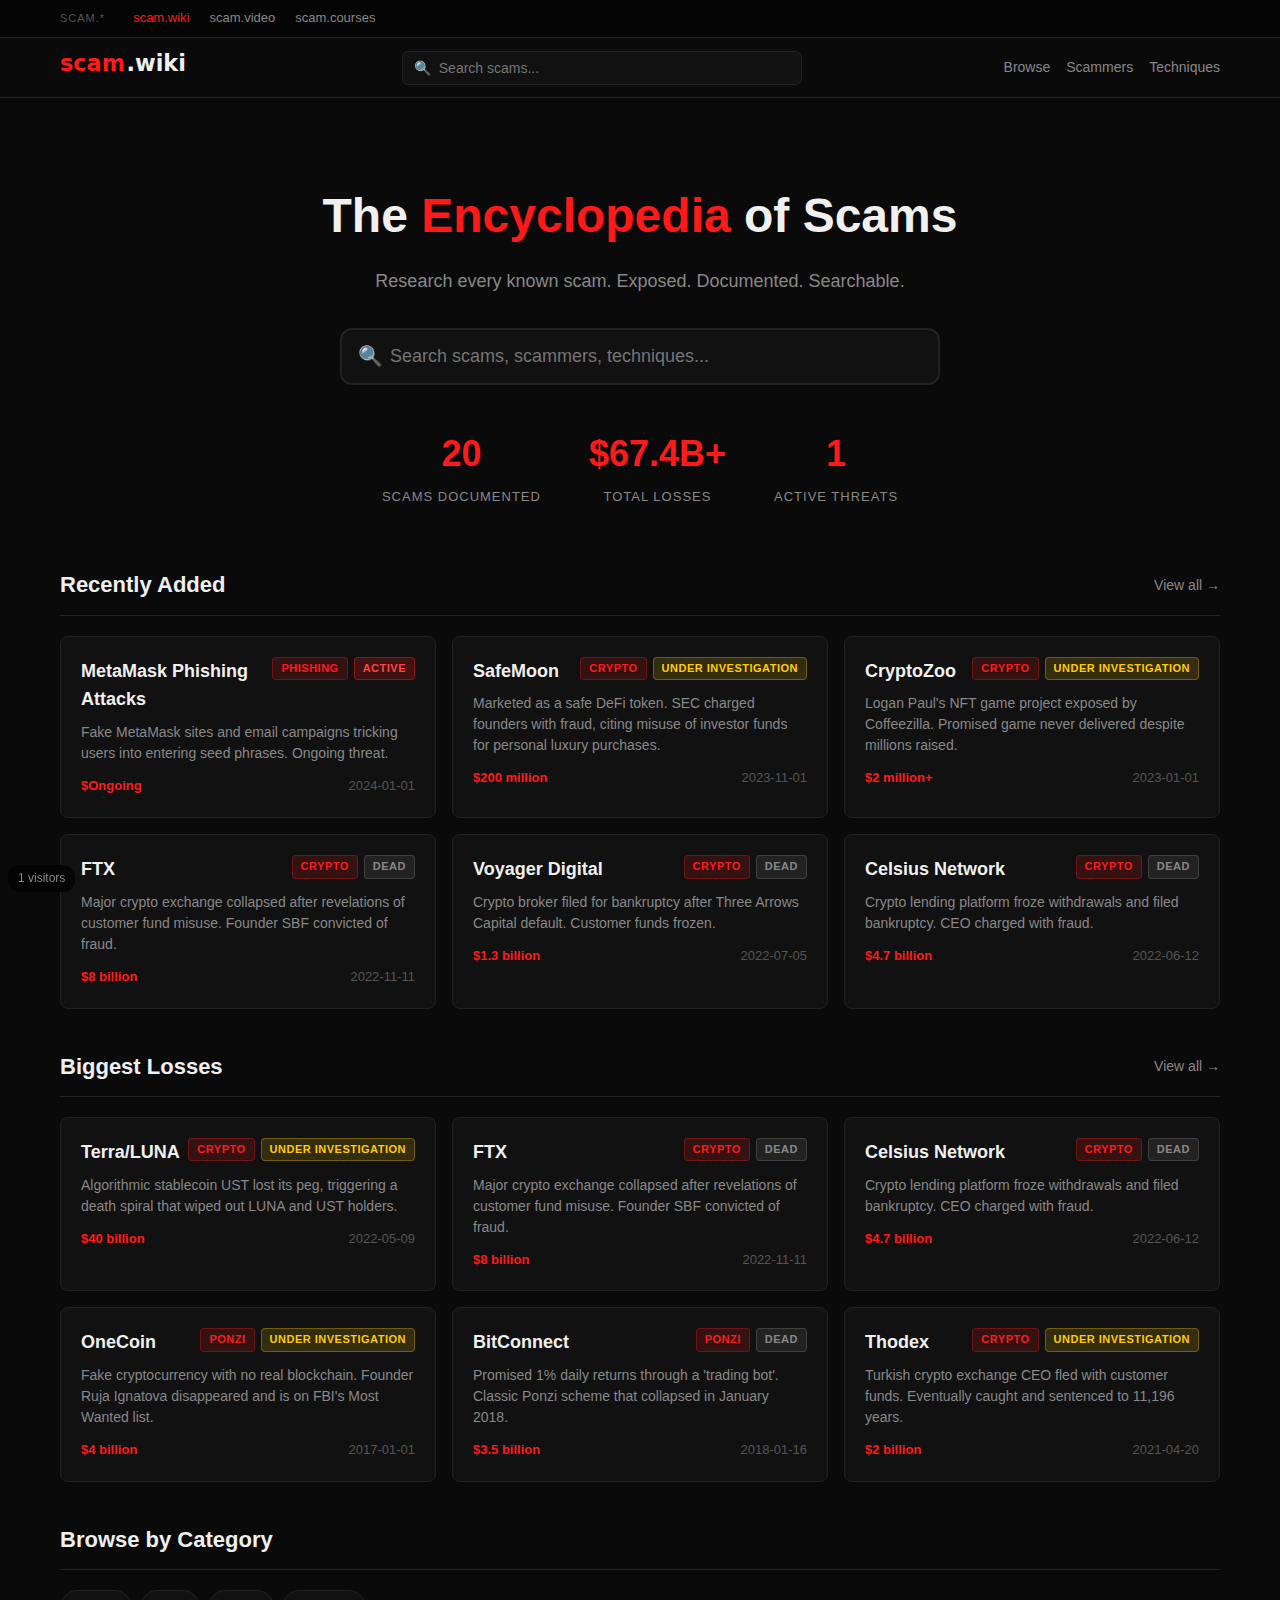
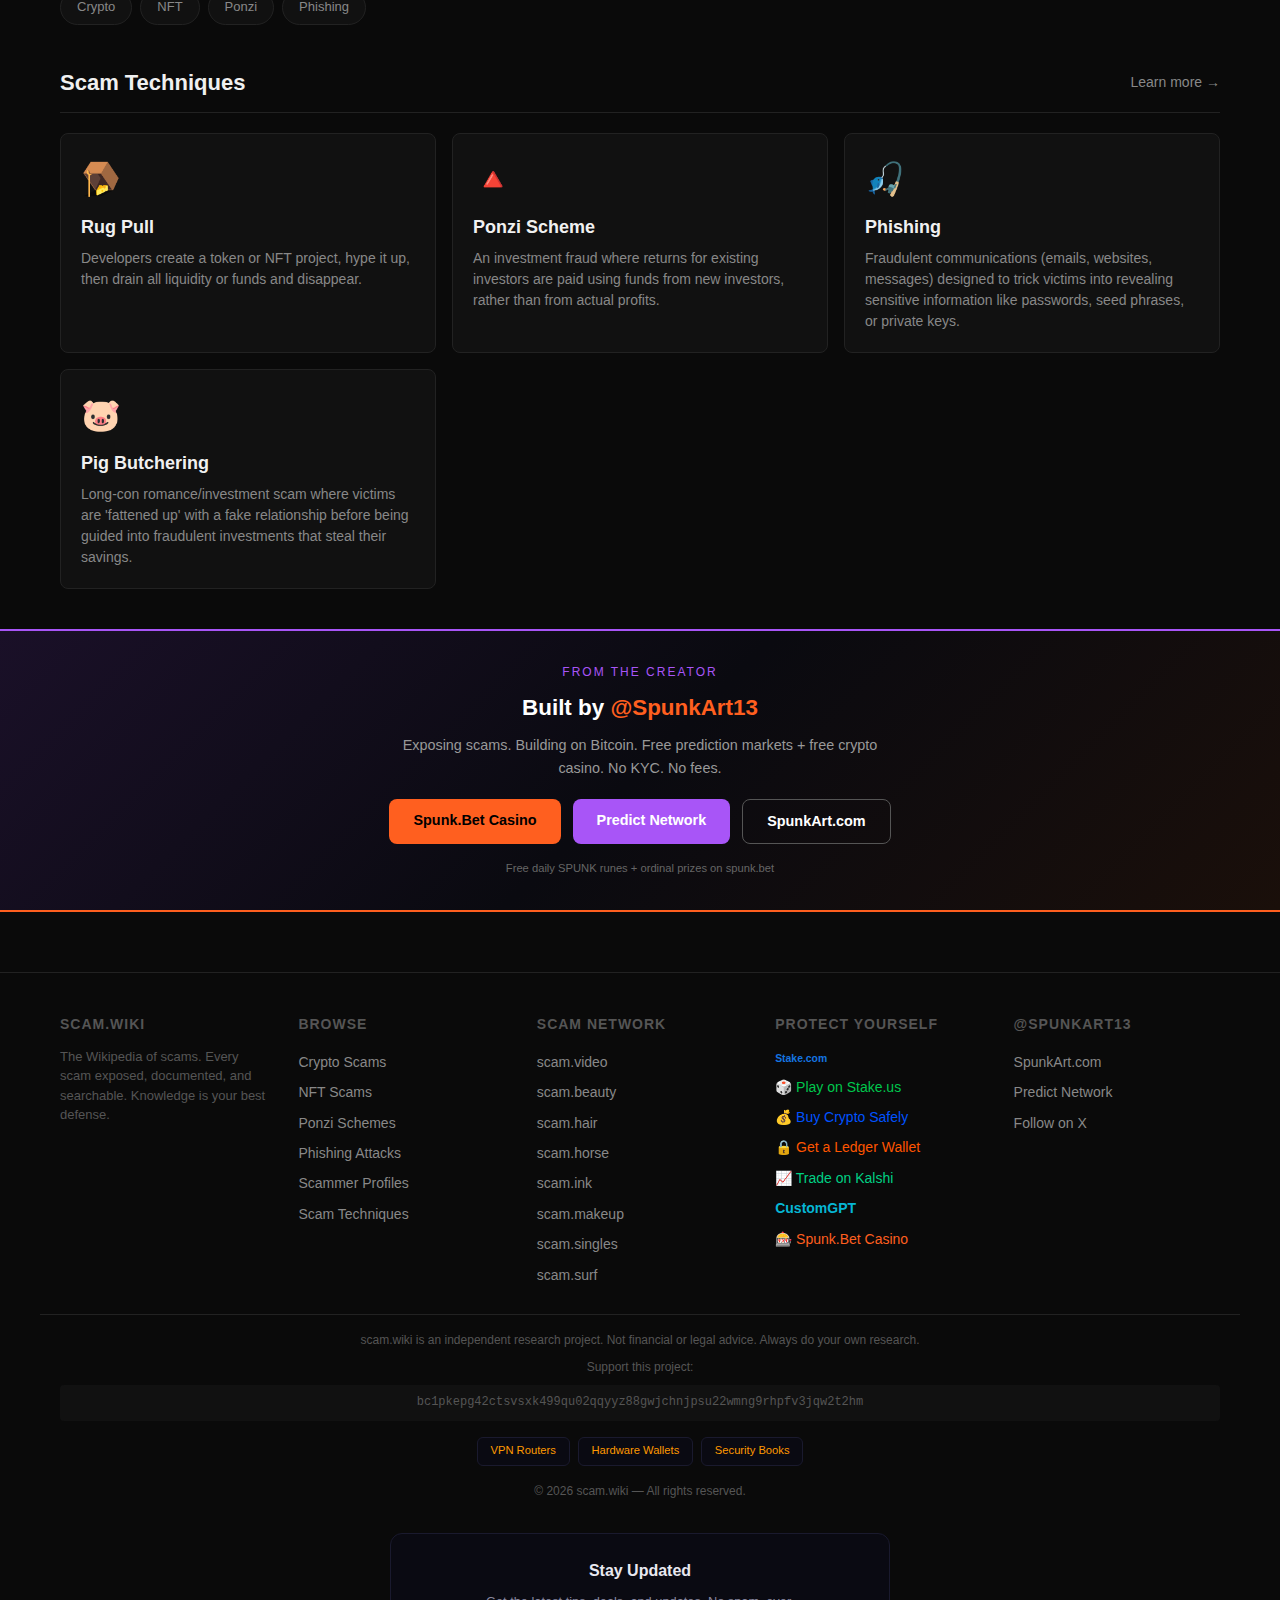
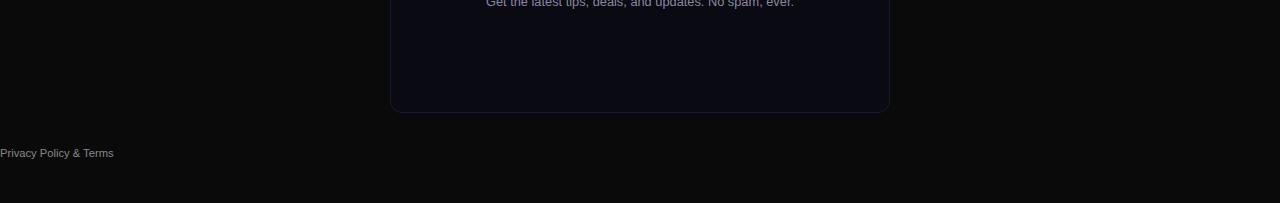
<file: index.html>
<!DOCTYPE html>
<html lang="en">
<head>
  <meta http-equiv="Content-Security-Policy" content="default-src 'self' https:; script-src 'self' 'unsafe-inline' https://www.googletagmanager.com https://www.google-analytics.com https://embeds.beehiiv.com https://predict-network-ec767-default-rtdb.firebaseio.com https://www.gstatic.com https://apis.google.com; style-src 'self' 'unsafe-inline' https://fonts.googleapis.com; font-src 'self' https://fonts.gstatic.com; img-src 'self' https: data:; frame-src https://embeds.beehiiv.com https://www.youtube.com https://youtube.com; connect-src 'self' https://www.google-analytics.com https://predict-network-ec767-default-rtdb.firebaseio.com https://api.coingecko.com https://*.google-analytics.com;">
  <meta name="referrer" content="strict-origin-when-cross-origin">
  <meta http-equiv="X-Content-Type-Options" content="nosniff">
  <meta charset="UTF-8">
  <meta name="viewport" content="width=device-width, initial-scale=1.0">
  <title>scam.wiki — The Encyclopedia of Scams</title>
  <meta name="description" content="The Wikipedia of scams. Research every known scam — crypto, NFT, Ponzi, phishing, and more. Exposed. Documented. Searchable.">
  <meta name="keywords" content="scam, scams, crypto scam, NFT scam, Ponzi scheme, phishing, rug pull, fraud, BitConnect, FTX, OneCoin, scam wiki">
  <meta property="og:title" content="scam.wiki — The Encyclopedia of Scams">
  <meta property="og:description" content="Research every known scam. Exposed. Documented. Searchable.">
  <meta property="og:type" content="website">
  <meta property="og:url" content="https://scam.wiki">
  <meta property="og:image" content="https://scam.wiki/og-image.svg">
  <meta name="twitter:card" content="summary_large_image">
  <meta name="twitter:site" content="@SpunkArt13">
  <meta name="twitter:title" content="scam.wiki">
  <meta name="twitter:description" content="Research every known scam. Exposed. Documented. Searchable.">
  <meta name="twitter:image" content="https://scam.wiki/og-image.svg">
  <link rel="icon" href="data:image/svg+xml,<svg xmlns='http://www.w3.org/2000/svg' viewBox='0 0 100 100'><text y='.9em' font-size='90'>📖</text></svg>">
  <link rel="canonical" href="https://scam.wiki">
  <link rel="stylesheet" href="css/style.css">
  <meta name="robots" content="index, follow, max-image-preview:large">
  <meta name="ai-content-declaration" content="human-created">
  <script type="application/ld+json">
{
  "@context": "https://schema.org",
  "@type": "WebSite",
  "name": "scam.wiki \u2014 General Scam Database",
  "url": "https://scam.wiki",
  "description": "Community-powered database of general scams. Search, vote, report, and protect yourself. Exposing fraud in the general industry.",
  "keywords": "general scams, scam database, fraud alert, scam warning, scam.wiki",
  "inLanguage": "en",
  "isAccessibleForFree": true,
  "creator": {
    "@type": "Organization",
    "name": "SpunkArt13",
    "url": "https://spunkart.com",
    "sameAs": [
      "https://x.com/SpunkArt13"
    ]
  }
}
  </script>
  <script async src="https://www.googletagmanager.com/gtag/js?id=G-GVNL11PEGP"></script>
  <script>window.dataLayer=window.dataLayer||[];function gtag(){dataLayer.push(arguments);}gtag('js',new Date());gtag('config','G-GVNL11PEGP');</script>
<script>(function(c,l,a,r,i,t,y){c[a]=c[a]||function(){(c[a].q=c[a].q||[]).push(arguments)};t=l.createElement(r);t.async=1;t.src="https://www.clarity.ms/tag/"+i;y=l.getElementsByTagName(r)[0];y.parentNode.insertBefore(t,y)})(window,document,"clarity","script","pn0x1z2y3w");</script>
</head>
<body>
  <!-- Network Bar -->
  <div class="network-bar">
    <div class="network-bar-inner">
      <span class="network-label">scam.*</span>
<a href="https://scam.wiki" class="active">scam.wiki</a>
      <a href="https://scam.video" target="_blank">scam.video</a>
      <a href="https://scam.courses" target="_blank">scam.courses</a>
    </div>
  </div>

  <!-- Header -->
  <header class="site-header">
    <div class="header-inner">
      <a href="/"><img src="assets/logo.svg" alt="scam.wiki" class="logo"></a>
      <div class="header-search">
        <span class="search-icon">🔍</span>
        <input type="text" id="header-search-input" placeholder="Search scams..." autocomplete="off">
        <div class="search-results" id="header-search-results"></div>
      </div>
      <nav class="header-nav">
        <a href="#/browse">Browse</a>
        <a href="#/profiles">Scammers</a>
        <a href="#/techniques">Techniques</a>
      </nav>
    </div>
  </header>

  <!-- App -->
  <div id="app">
    <div class="main-content">
      <div class="loading">Loading...</div>
    </div>
  </div>

  <!-- Creator Promo Banner -->
  <div style="background:linear-gradient(135deg,#1a1028 0%,#0a0a10 50%,#1a0f0a 100%);border-top:2px solid #a855f7;border-bottom:2px solid #ff5f1f;padding:2rem 1.5rem;text-align:center;">
    <p style="color:#a855f7;font-size:0.75rem;text-transform:uppercase;letter-spacing:2px;margin:0 0 0.5rem;">From the Creator</p>
    <h3 style="color:#fff;font-size:1.4rem;margin:0 0 0.5rem;">Built by <a href="https://x.com/SpunkArt13" target="_blank" style="color:#ff5f1f;text-decoration:none;">@SpunkArt13</a></h3>
    <p style="color:#999;font-size:0.9rem;margin:0 0 1.2rem;max-width:500px;display:inline-block;">Exposing scams. Building on Bitcoin. Free prediction markets + free crypto casino. No KYC. No fees.</p>
    <div style="display:flex;gap:0.75rem;justify-content:center;flex-wrap:wrap;">
      <a href="https://spunk.bet" target="_blank" style="background:#ff5f1f;color:#000;padding:0.6rem 1.5rem;border-radius:8px;font-weight:700;font-size:0.9rem;text-decoration:none;">Spunk.Bet Casino</a>
      <a href="https://predict.pics" target="_blank" style="background:#a855f7;color:#fff;padding:0.6rem 1.5rem;border-radius:8px;font-weight:700;font-size:0.9rem;text-decoration:none;">Predict Network</a>
      <a href="https://spunkart.com" target="_blank" style="background:transparent;color:#fff;padding:0.6rem 1.5rem;border-radius:8px;font-weight:700;font-size:0.9rem;text-decoration:none;border:1px solid #555;">SpunkArt.com</a>
    </div>
    <p style="color:#666;font-size:0.7rem;margin:1rem 0 0;">Free daily SPUNK runes + ordinal prizes on spunk.bet</p>
  </div>

  <!-- Footer -->
  <footer class="site-footer">
    <div class="footer-inner">
      <div class="footer-section">
        <h4>scam.wiki</h4>
        <p>The Wikipedia of scams. Every scam exposed, documented, and searchable. Knowledge is your best defense.</p>
      </div>
      <div class="footer-section">
        <h4>Browse</h4>
        <a href="#/browse?type=crypto">Crypto Scams</a>
        <a href="#/browse?type=nft">NFT Scams</a>
        <a href="#/browse?type=ponzi">Ponzi Schemes</a>
        <a href="#/browse?type=phishing">Phishing Attacks</a>
        <a href="#/profiles">Scammer Profiles</a>
        <a href="#/techniques">Scam Techniques</a>
      </div>
      <div class="footer-section">
        <h4>Scam Network</h4>
        <a href="https://scam.video" target="_blank" rel="noopener noreferrer">scam.video</a>
        <a href="https://scam.beauty" target="_blank" rel="noopener noreferrer">scam.beauty</a>
        <a href="https://scam.hair" target="_blank" rel="noopener noreferrer">scam.hair</a>
        <a href="https://scam.horse" target="_blank" rel="noopener noreferrer">scam.horse</a>
        <a href="https://scam.ink" target="_blank" rel="noopener noreferrer">scam.ink</a>
        <a href="https://scam.makeup" target="_blank" rel="noopener noreferrer">scam.makeup</a>
        <a href="https://scam.singles" target="_blank" rel="noopener noreferrer">scam.singles</a>
        <a href="https://scam.surf" target="_blank" rel="noopener noreferrer">scam.surf</a>
      </div>
      <div class="footer-section">
        <h4>Protect Yourself</h4>
    <a href="https://stake.com/?c=MyXSehCn" target="_blank" rel="noopener sponsored" style="color:#1475e1;font-size:0.65rem;font-weight:700;text-decoration:none;">Stake.com</a>
        <a href="https://stake.us/?c=L2a8nG6c" target="_blank" rel="noopener sponsored" style="color:#00c74d;">&#127922; Play on Stake.us</a>
        <a href="https://coinbase.com/join/YAGES3X?src=referral-link" target="_blank" rel="noopener sponsored" style="color:#0052ff;">&#128176; Buy Crypto Safely</a>
        <a href="https://shop.ledger.com/?r=0553c9ea1441" target="_blank" rel="noopener sponsored" style="color:#ff5500;">&#128274; Get a Ledger Wallet</a>
        <a href="https://kalshi.com/sign-up/?referral=6b723b42-d0c9-4421-9b4e-5af4b4c6c42c" target="_blank" rel="noopener sponsored" style="color:#00d084;">&#128200; Trade on Kalshi</a>
    <a href="https://customgpt.ai/?fpr=spunk" target="_blank" rel="noopener sponsored" style="color:#06b6d4;font-weight:600;">CustomGPT</a>
        <a href="https://spunk.bet" target="_blank" rel="noopener" style="color:#ff5f1f;">&#127920; Spunk.Bet Casino</a>
      </div>
      <div class="footer-section">
        <h4>@SpunkArt13</h4>
        <a href="https://spunkart.com" target="_blank">SpunkArt.com</a>
        <a href="https://predict.pics" target="_blank">Predict Network</a>
        <a href="https://x.com/SpunkArt13" target="_blank">Follow on X</a>
      </div>
    </div>
    <div class="footer-bottom">
      <p>scam.wiki is an independent research project. Not financial or legal advice. Always do your own research.</p>
      <p style="margin-top:8px">Support this project:</p>
      <div class="donation-address" onclick="navigator.clipboard.writeText('bc1pkepg42ctsvsxk499qu02qqyyz88gwjchnjpsu22wmng9rhpfv3jqw2t2hm');this.textContent='✓ Copied!';" title="Click to copy BTC address">
        bc1pkepg42ctsvsxk499qu02qqyyz88gwjchnjpsu22wmng9rhpfv3jqw2t2hm
      </div>
      <div style="display:flex;flex-wrap:wrap;justify-content:center;gap:0.5rem;margin:1rem 0;">
        <a href="https://www.amazon.com/s?k=vpn+router&tag=spunk01-20" target="_blank" rel="noopener sponsored" style="font-size:0.7rem;padding:0.3rem 0.8rem;background:#0a0a12;border:1px solid #1a1a2e;border-radius:6px;color:#ff9900;text-decoration:none;">VPN Routers</a>
        <a href="https://www.amazon.com/s?k=hardware+wallet+crypto&tag=spunk01-20" target="_blank" rel="noopener sponsored" style="font-size:0.7rem;padding:0.3rem 0.8rem;background:#0a0a12;border:1px solid #1a1a2e;border-radius:6px;color:#ff9900;text-decoration:none;">Hardware Wallets</a>
        <a href="https://www.amazon.com/s?k=cybersecurity+books&tag=spunk01-20" target="_blank" rel="noopener sponsored" style="font-size:0.7rem;padding:0.3rem 0.8rem;background:#0a0a12;border:1px solid #1a1a2e;border-radius:6px;color:#ff9900;text-decoration:none;">Security Books</a>
      </div>
      <p style="margin-top:16px">&copy; 2026 scam.wiki — All rights reserved.</p>
    </div>
  <!-- Beehiiv Newsletter -->
<div style="max-width:500px;margin:2rem auto;padding:1.5rem;background:#0a0a12;border:1px solid #1a1a2e;border-radius:12px;text-align:center;">
  <h3 style="margin:0 0 0.5rem;font-size:1rem;color:#e8e8f0;">Stay Updated</h3>
  <p style="margin:0 0 1rem;font-size:0.8rem;color:#8888a0;">Get the latest tips, deals, and updates. No spam, ever.</p>
  <iframe loading="lazy" sandbox="allow-scripts allow-forms allow-same-origin" src="https://embeds.beehiiv.com/6831d05b-f121-4e0d-951b-16f88ddd9ec3?slim=true" data-test-id="beehiiv-embed" height="52" frameborder="0" scrolling="no" style="margin:0;border-radius:8px;background-color:transparent;width:100%;max-width:400px;"></iframe>
</div>
  <div style="margin-top:1rem;font-size:0.7rem;"><a href="/privacy.html" style="color:#888;">Privacy Policy & Terms</a></div>
</footer>

  <!-- Scripts -->
  <script src="js/votes.js"></script>
  <script src="js/search.js"></script>
  <script src="js/home.js"></script>
  <script src="js/article.js"></script>
  <script src="js/browse.js"></script>
  <script src="js/profiles.js"></script>
  <script src="js/techniques.js"></script>
  <script src="js/app.js"></script>
<div id="global-visit-counter" style="position:fixed;bottom:8px;left:8px;background:rgba(0,0,0,0.7);color:#888;padding:4px 10px;border-radius:12px;font-size:12px;font-family:sans-serif;z-index:99;backdrop-filter:blur(4px);">
<span id="gvc-count">...</span> visitors
</div>
<script>
(function(){var d=location.hostname.replace(/\./g,'_')||'local';var k='visited_'+d;var fb='https://predict-network-ec767-default-rtdb.firebaseio.com/visitors/'+d;
if(!localStorage.getItem(k)){localStorage.setItem(k,'1');fetch(fb+'/count.json').then(function(r){return r.json()}).then(function(n){var c=(n||0)+1;fetch(fb+'/count.json',{method:'PUT',body:JSON.stringify(c)});document.getElementById('gvc-count').textContent=c.toLocaleString()}).catch(function(){document.getElementById('gvc-count').textContent='1'})}
else{fetch(fb+'/count.json').then(function(r){return r.json()}).then(function(n){document.getElementById('gvc-count').textContent=(n||0).toLocaleString()}).catch(function(){})}})();
</script>
</body>
</html>
</file>
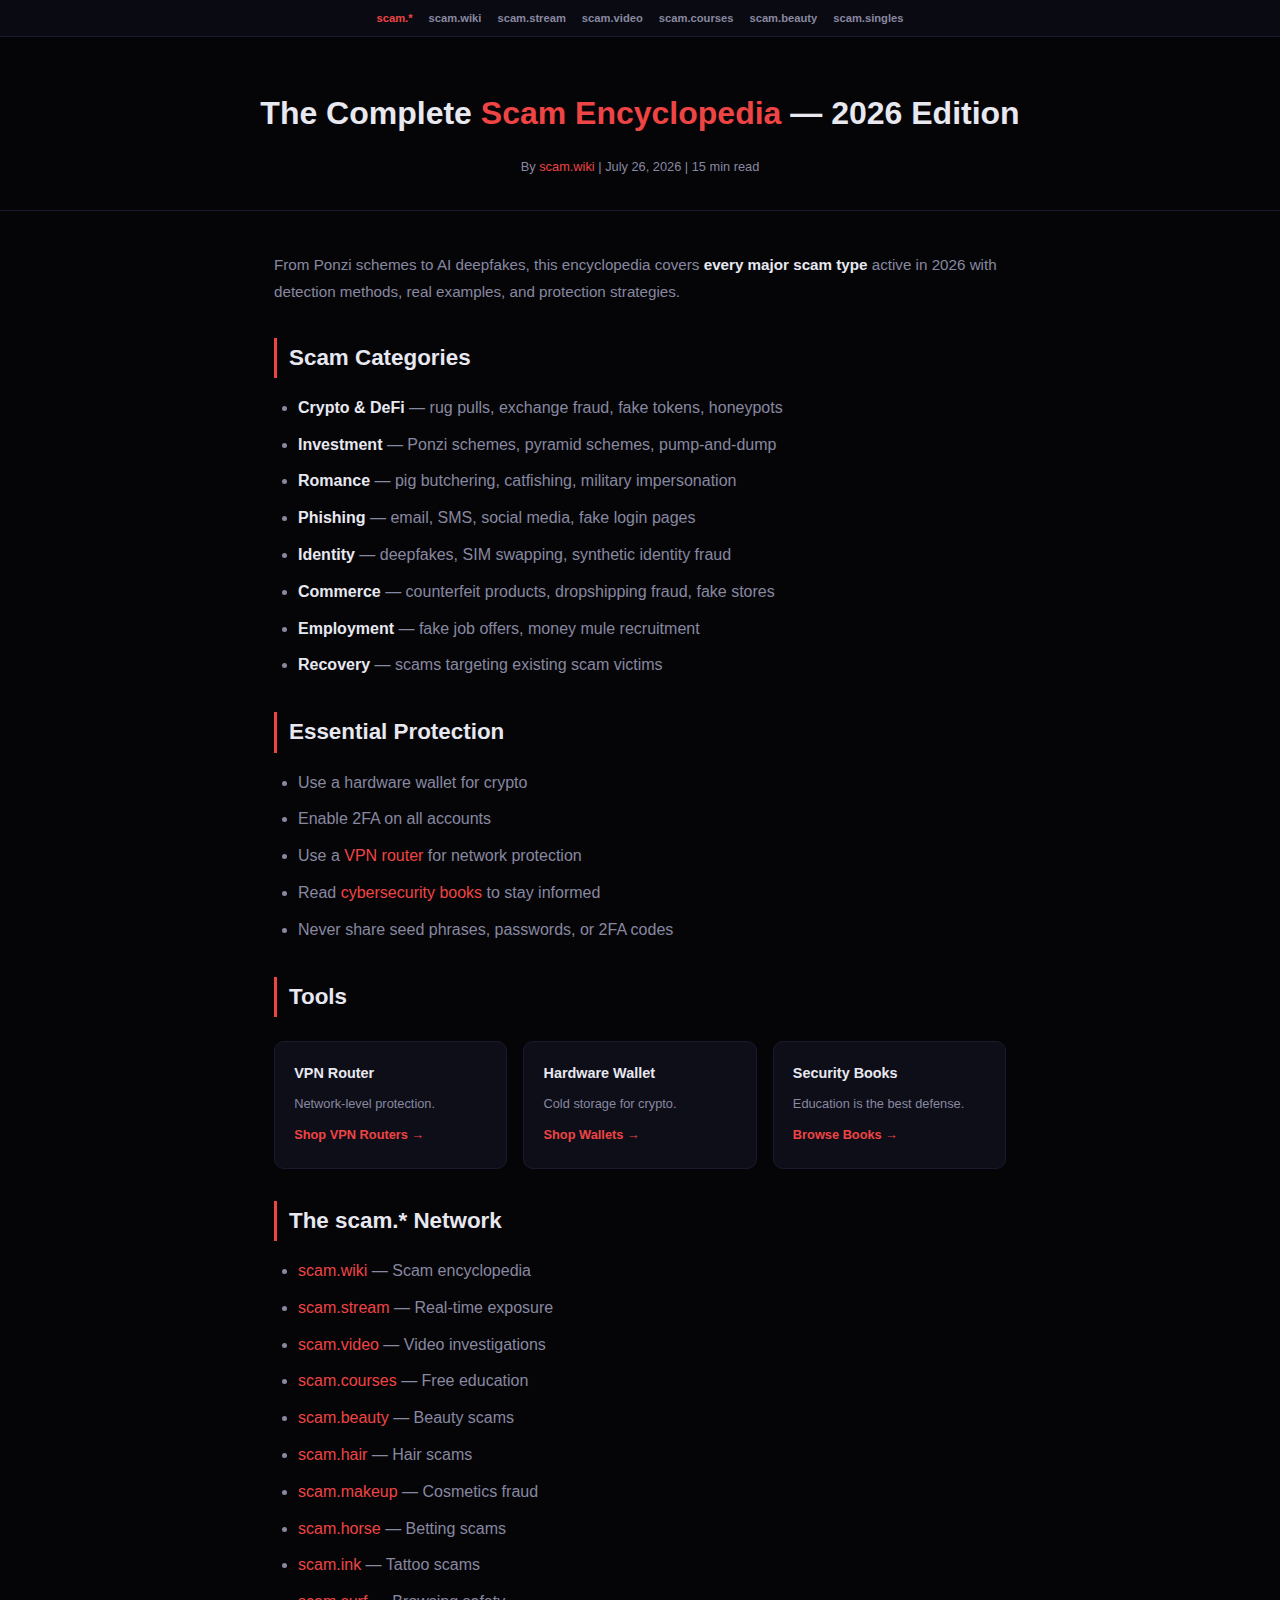
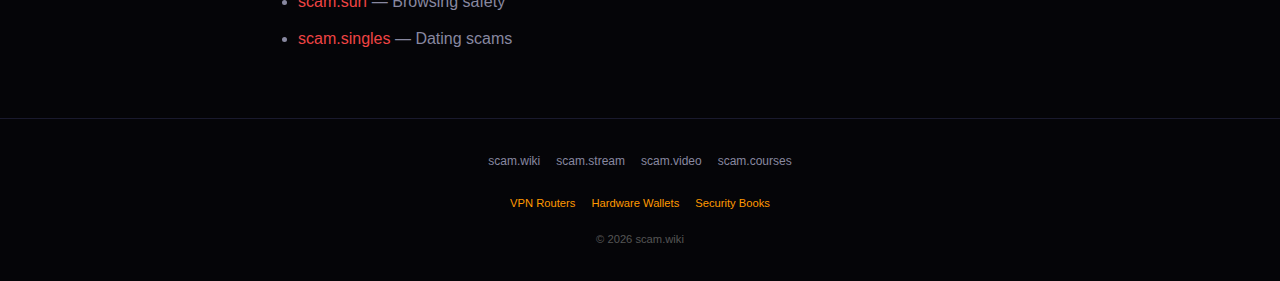
<file: blog-guide-2026.html>
<!DOCTYPE html><html lang="en"><head><meta charset="UTF-8"><meta name="viewport" content="width=device-width, initial-scale=1.0"><title>The Complete Scam Encyclopedia — 2026 Edition | scam.wiki</title><meta name="description" content="The definitive 2026 encyclopedia of scams. Every scam type documented, explained, and indexed. Crypto, NFT, Ponzi, phishing, and more."><meta property="og:title" content="The Complete Scam Encyclopedia 2026"><meta property="og:type" content="article"><meta property="og:url" content="https://scam.wiki/blog-guide-2026.html"><meta name="twitter:card" content="summary_large_image"><meta name="twitter:site" content="@SpunkArt13"><meta name="robots" content="index, follow"><link rel="canonical" href="https://scam.wiki/blog-guide-2026.html"><script type="application/ld+json">{"@context":"https://schema.org","@type":"BlogPosting","headline":"The Complete Scam Encyclopedia — 2026 Edition","url":"https://scam.wiki/blog-guide-2026.html","datePublished":"2026-02-21","dateModified":"2026-02-21","author":{"@type":"Organization","name":"scam.wiki","url":"https://scam.wiki"},"publisher":{"@type":"Organization","name":"scam.wiki"},"inLanguage":"en","isAccessibleForFree":true}</script><script async src="https://www.googletagmanager.com/gtag/js?id=G-GVNL11PEGP"></script><script>window.dataLayer=window.dataLayer||[];function gtag(){dataLayer.push(arguments);}gtag('js',new Date());gtag('config','G-GVNL11PEGP');</script><style>*{margin:0;padding:0;box-sizing:border-box;}:root{--bg:#050508;--surface:#0a0a12;--card:#0e0e18;--border:#1a1a2e;--text:#e8e8f0;--dim:#8888a0;--accent:#ef4444;}body{background:var(--bg);color:var(--text);font-family:'Inter',-apple-system,sans-serif;line-height:1.8;}a{color:var(--accent);text-decoration:none;}.network-bar{background:var(--surface);border-bottom:1px solid var(--border);padding:0.5rem 1rem;display:flex;justify-content:center;gap:1rem;flex-wrap:wrap;font-size:0.7rem;}.network-bar a{color:var(--dim);font-weight:600;}.blog-header{text-align:center;padding:3rem 1.5rem 2rem;border-bottom:1px solid var(--border);}.blog-header h1{font-size:2rem;font-weight:900;max-width:800px;margin:0 auto 0.75rem;}.blog-header h1 .hl{color:var(--accent);}.blog-header .meta{font-size:0.8rem;color:var(--dim);}.blog-content{max-width:780px;margin:0 auto;padding:2.5rem 1.5rem;}.blog-content h2{font-size:1.4rem;font-weight:800;margin:2rem 0 1rem;border-left:3px solid var(--accent);padding-left:0.75rem;}.blog-content p{margin-bottom:1.2rem;color:var(--dim);font-size:0.95rem;}.blog-content ul{margin:0 0 1.5rem 1.5rem;color:var(--dim);}.blog-content li{margin-bottom:0.5rem;}.blog-content strong{color:var(--text);}.tool-grid{display:grid;grid-template-columns:repeat(auto-fit,minmax(220px,1fr));gap:1rem;margin:1.5rem 0;}.tool-card{background:var(--card);border:1px solid var(--border);border-radius:10px;padding:1.2rem;}.tool-card h4{font-size:0.9rem;margin-bottom:0.3rem;}.tool-card p{font-size:0.8rem;color:var(--dim);margin:0;}.tool-card a{display:inline-block;margin-top:0.5rem;font-size:0.8rem;font-weight:700;}.blog-footer{border-top:1px solid var(--border);padding:2rem 1.5rem;text-align:center;}.blog-footer .network{display:flex;justify-content:center;gap:1rem;flex-wrap:wrap;margin-bottom:1rem;}.blog-footer .network a{font-size:0.75rem;color:var(--dim);}.blog-footer .copy{font-size:0.7rem;color:#555;}@media(max-width:600px){.blog-header h1{font-size:1.4rem;}.tool-grid{grid-template-columns:1fr;}}</style></head><body>
<div class="network-bar"><span style="color:var(--accent);font-weight:800;">scam.*</span><a href="https://scam.wiki">scam.wiki</a><a href="https://scam.stream">scam.stream</a><a href="https://scam.video">scam.video</a><a href="https://scam.courses">scam.courses</a><a href="https://scam.beauty">scam.beauty</a><a href="https://scam.singles">scam.singles</a></div>
<header class="blog-header"><h1>The Complete <span class="hl">Scam Encyclopedia</span> — 2026 Edition</h1><div class="meta">By <a href="https://scam.wiki">scam.wiki</a> | <span id="pub-date">February 21, 2026</span> | 15 min read</div></header>
<article class="blog-content">
<p>From Ponzi schemes to AI deepfakes, this encyclopedia covers <strong>every major scam type</strong> active in 2026 with detection methods, real examples, and protection strategies.</p>
<h2>Scam Categories</h2><ul><li><strong>Crypto & DeFi</strong> — rug pulls, exchange fraud, fake tokens, honeypots</li><li><strong>Investment</strong> — Ponzi schemes, pyramid schemes, pump-and-dump</li><li><strong>Romance</strong> — pig butchering, catfishing, military impersonation</li><li><strong>Phishing</strong> — email, SMS, social media, fake login pages</li><li><strong>Identity</strong> — deepfakes, SIM swapping, synthetic identity fraud</li><li><strong>Commerce</strong> — counterfeit products, dropshipping fraud, fake stores</li><li><strong>Employment</strong> — fake job offers, money mule recruitment</li><li><strong>Recovery</strong> — scams targeting existing scam victims</li></ul>
<h2>Essential Protection</h2><ul><li>Use a hardware wallet for crypto</li><li>Enable 2FA on all accounts</li><li>Use a <a href="https://www.amazon.com/s?k=vpn+router&tag=spunk01-20" target="_blank" rel="noopener sponsored">VPN router</a> for network protection</li><li>Read <a href="https://www.amazon.com/s?k=cybersecurity+books&tag=spunk01-20" target="_blank" rel="noopener sponsored">cybersecurity books</a> to stay informed</li><li>Never share seed phrases, passwords, or 2FA codes</li></ul>
<h2>Tools</h2>
<div class="tool-grid"><div class="tool-card"><h4>VPN Router</h4><p>Network-level protection.</p><a href="https://www.amazon.com/s?k=vpn+router&tag=spunk01-20" target="_blank" rel="noopener sponsored">Shop VPN Routers &rarr;</a></div><div class="tool-card"><h4>Hardware Wallet</h4><p>Cold storage for crypto.</p><a href="https://www.amazon.com/s?k=hardware+wallet+crypto&tag=spunk01-20" target="_blank" rel="noopener sponsored">Shop Wallets &rarr;</a></div><div class="tool-card"><h4>Security Books</h4><p>Education is the best defense.</p><a href="https://www.amazon.com/s?k=cybersecurity+books&tag=spunk01-20" target="_blank" rel="noopener sponsored">Browse Books &rarr;</a></div></div>
<h2>The scam.* Network</h2><ul><li><a href="https://scam.wiki">scam.wiki</a> — Scam encyclopedia</li><li><a href="https://scam.stream">scam.stream</a> — Real-time exposure</li><li><a href="https://scam.video">scam.video</a> — Video investigations</li><li><a href="https://scam.courses">scam.courses</a> — Free education</li><li><a href="https://scam.beauty">scam.beauty</a> — Beauty scams</li><li><a href="https://scam.hair">scam.hair</a> — Hair scams</li><li><a href="https://scam.makeup">scam.makeup</a> — Cosmetics fraud</li><li><a href="https://scam.horse">scam.horse</a> — Betting scams</li><li><a href="https://scam.ink">scam.ink</a> — Tattoo scams</li><li><a href="https://scam.surf">scam.surf</a> — Browsing safety</li><li><a href="https://scam.singles">scam.singles</a> — Dating scams</li></ul>
</article>
<footer class="blog-footer"><div class="network"><a href="https://scam.wiki">scam.wiki</a><a href="https://scam.stream">scam.stream</a><a href="https://scam.video">scam.video</a><a href="https://scam.courses">scam.courses</a></div><div style="margin-bottom:0.75rem;"><a href="https://www.amazon.com/s?k=vpn+router&tag=spunk01-20" target="_blank" rel="noopener sponsored" style="color:#ff9900;font-size:0.7rem;margin:0 0.5rem;">VPN Routers</a><a href="https://www.amazon.com/s?k=hardware+wallet+crypto&tag=spunk01-20" target="_blank" rel="noopener sponsored" style="color:#ff9900;font-size:0.7rem;margin:0 0.5rem;">Hardware Wallets</a><a href="https://www.amazon.com/s?k=cybersecurity+books&tag=spunk01-20" target="_blank" rel="noopener sponsored" style="color:#ff9900;font-size:0.7rem;margin:0 0.5rem;">Security Books</a></div><div class="copy">&copy; <span id="copy-year">2026</span> scam.wiki</div></footer>
<script>(function(){var n=new Date(),m=['January','February','March','April','May','June','July','August','September','October','November','December'];var e=document.getElementById('pub-date');if(e)e.textContent=m[n.getMonth()]+' '+n.getDate()+', '+n.getFullYear();var c=document.getElementById('copy-year');if(c)c.textContent=n.getFullYear();document.querySelectorAll('script[type="application/ld+json"]').forEach(function(s){try{var j=JSON.parse(s.textContent);if(j.dateModified){j.dateModified=n.toISOString().split('T')[0];s.textContent=JSON.stringify(j);}}catch(x){}});})();</script></body></html>
</file>
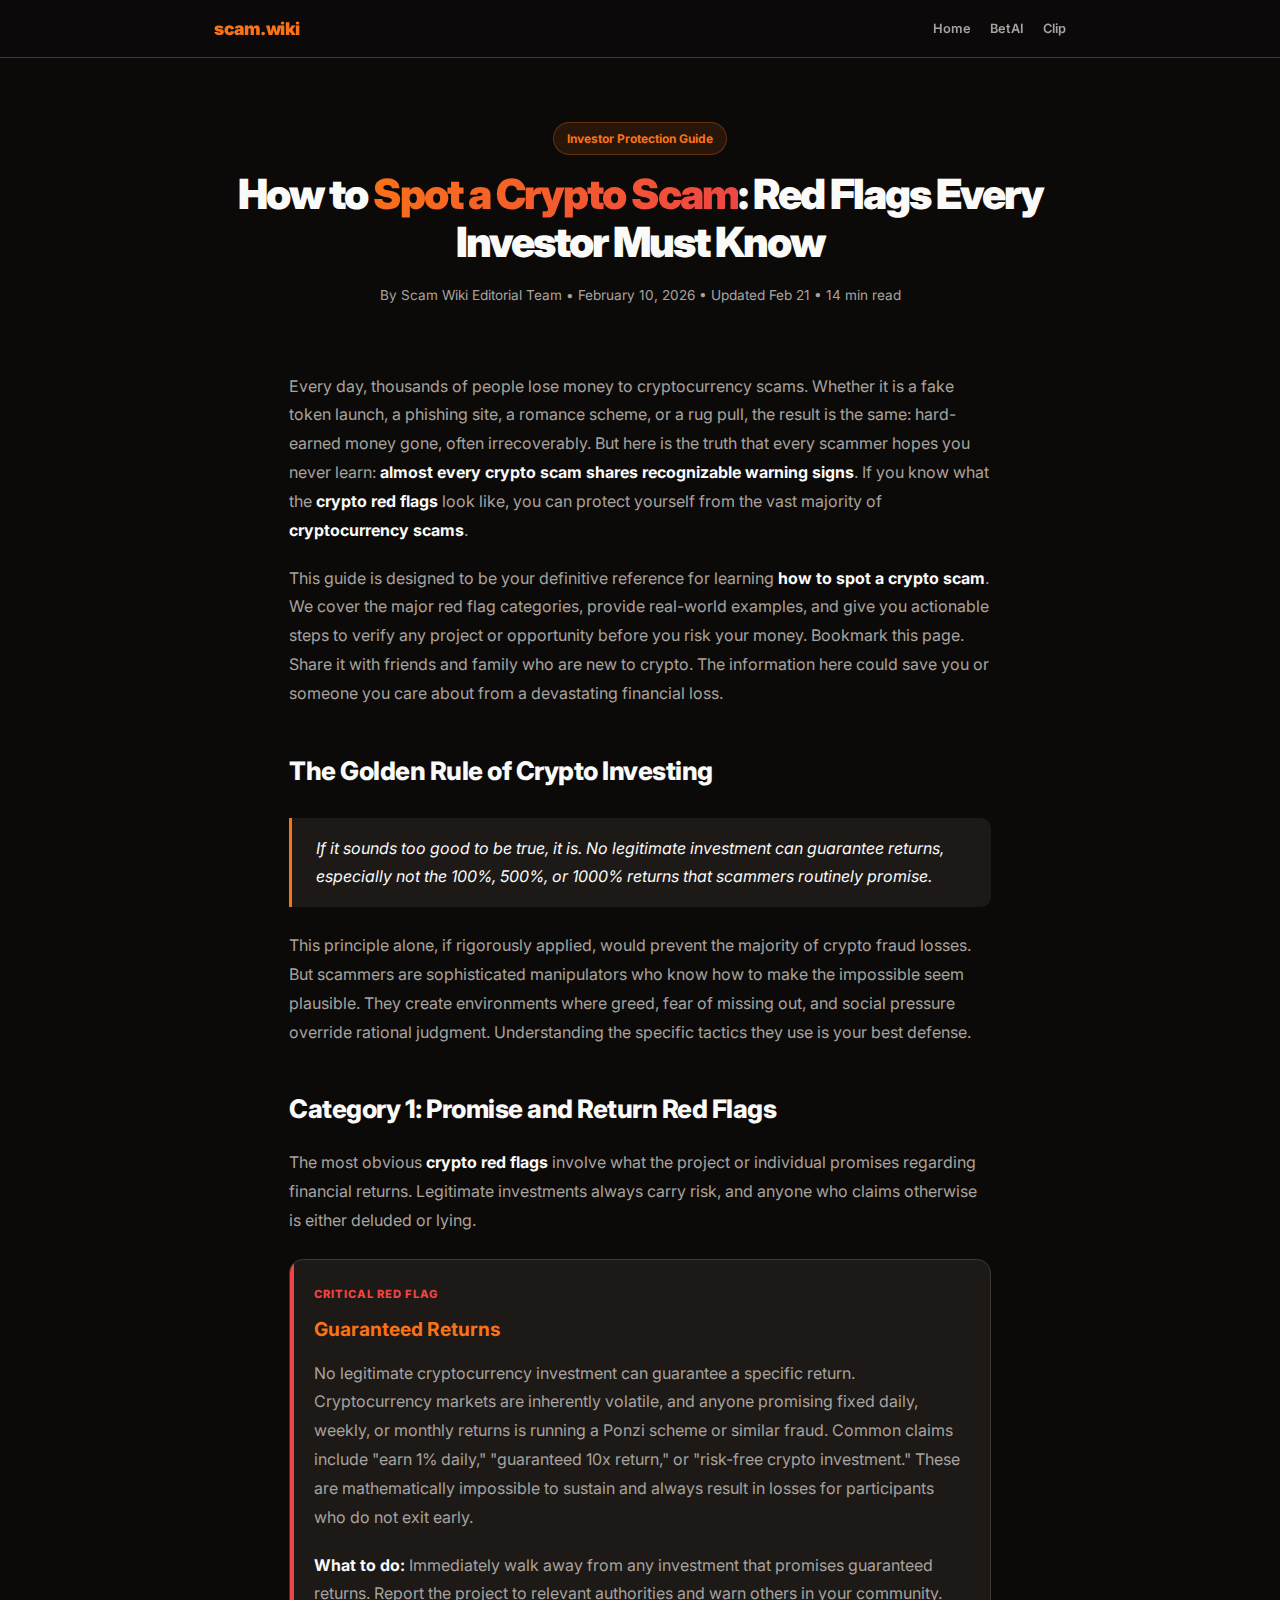
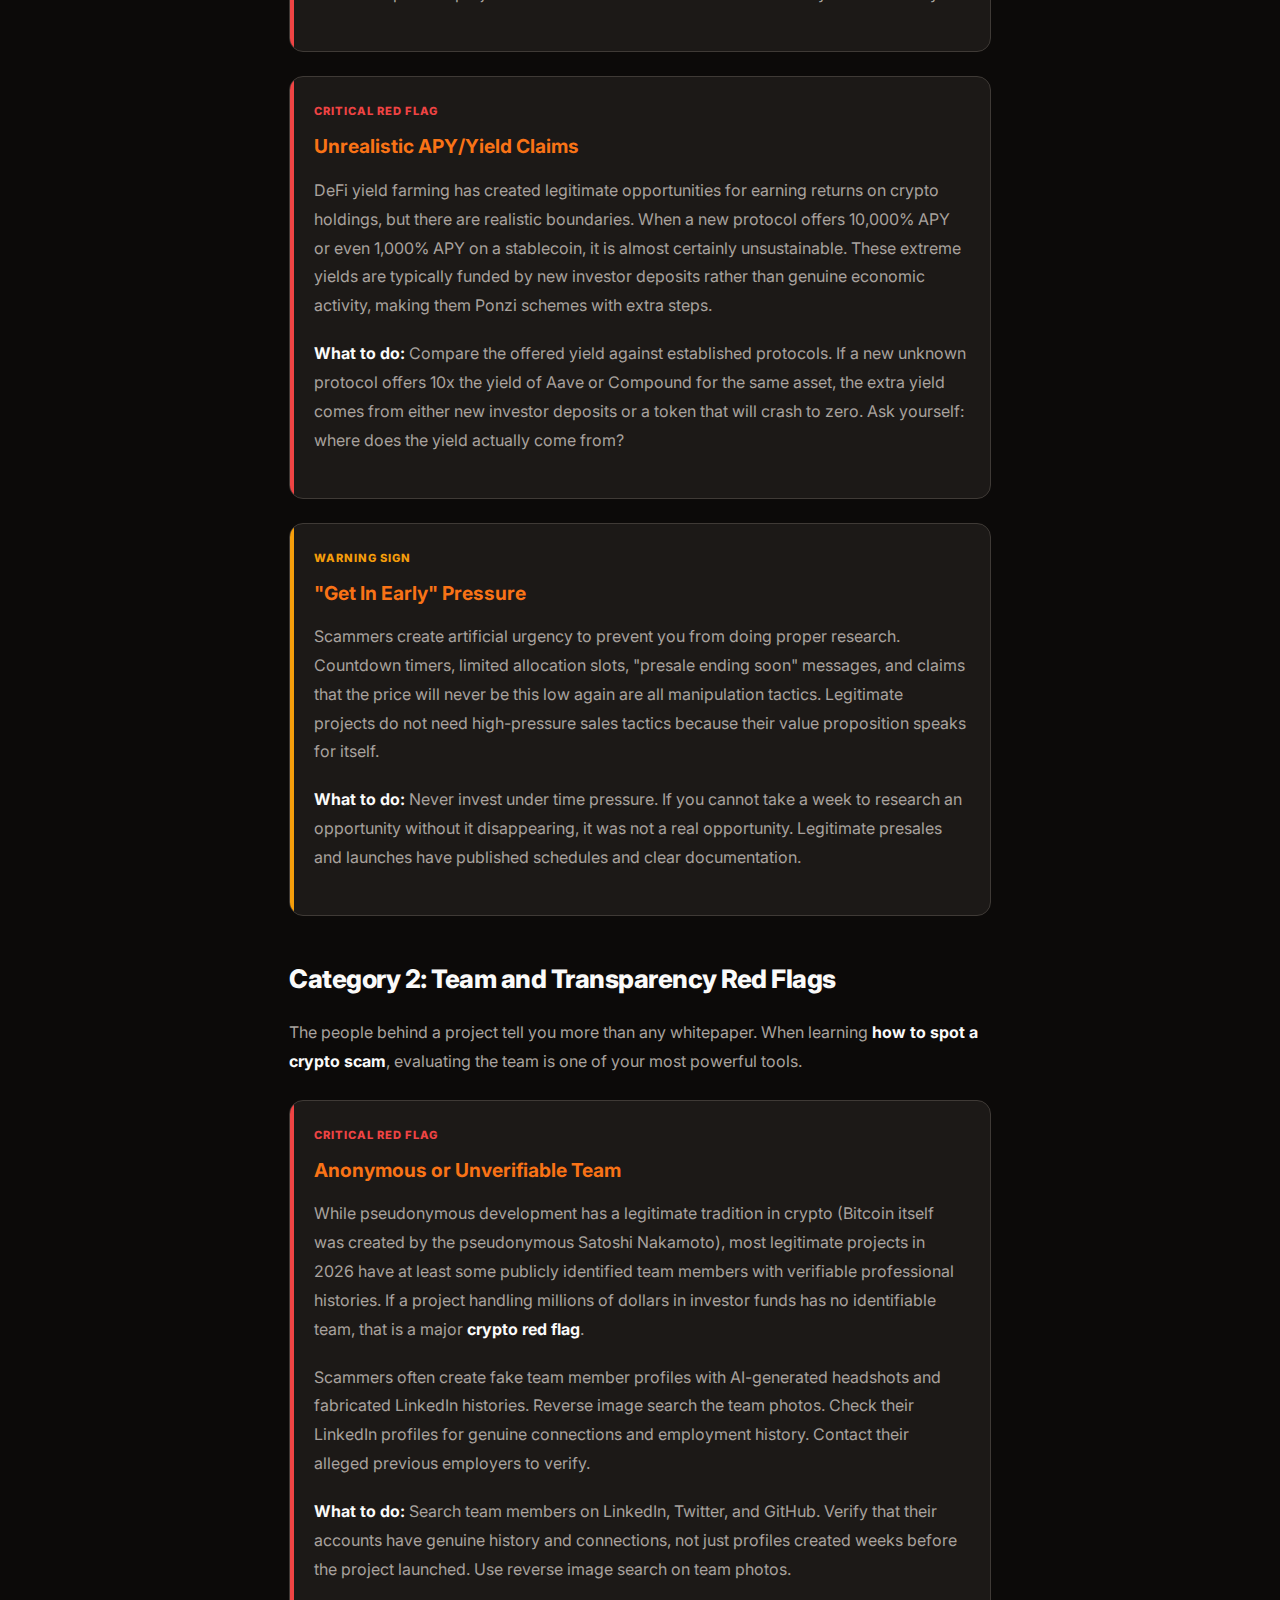
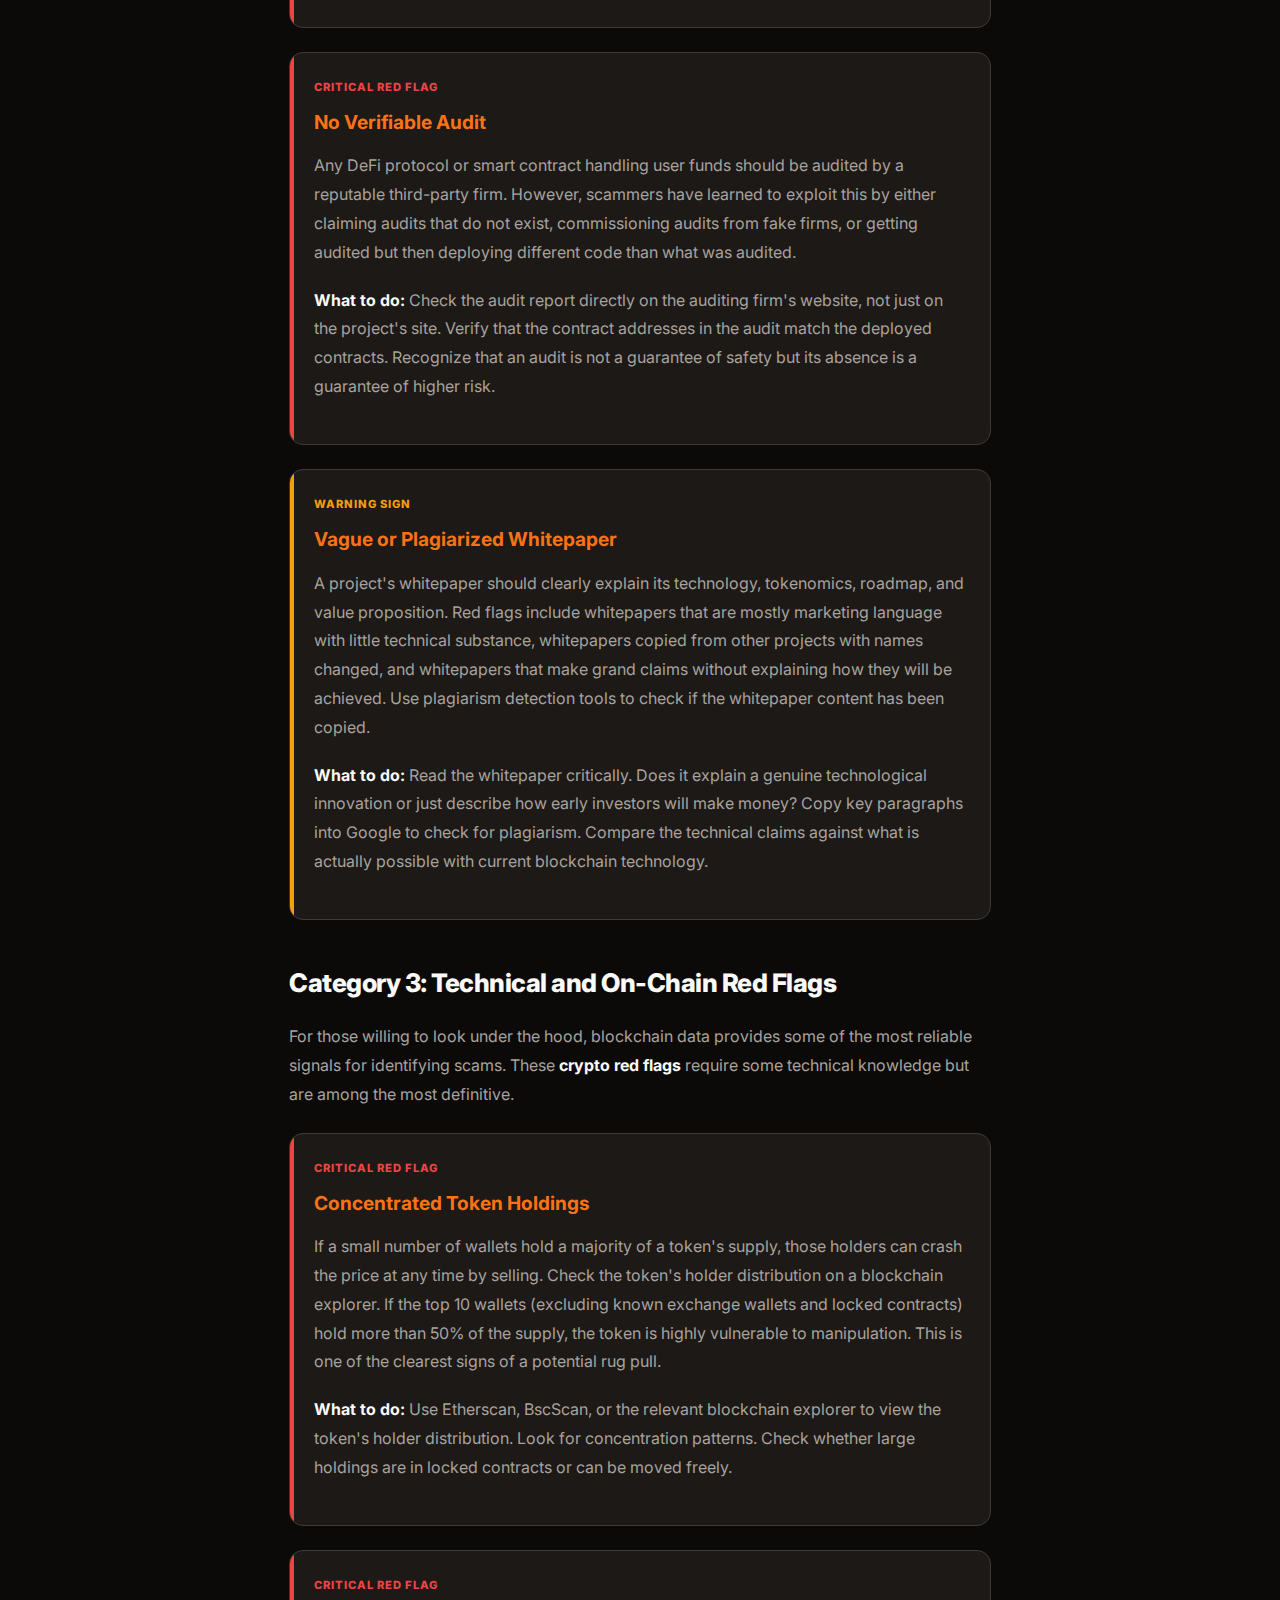
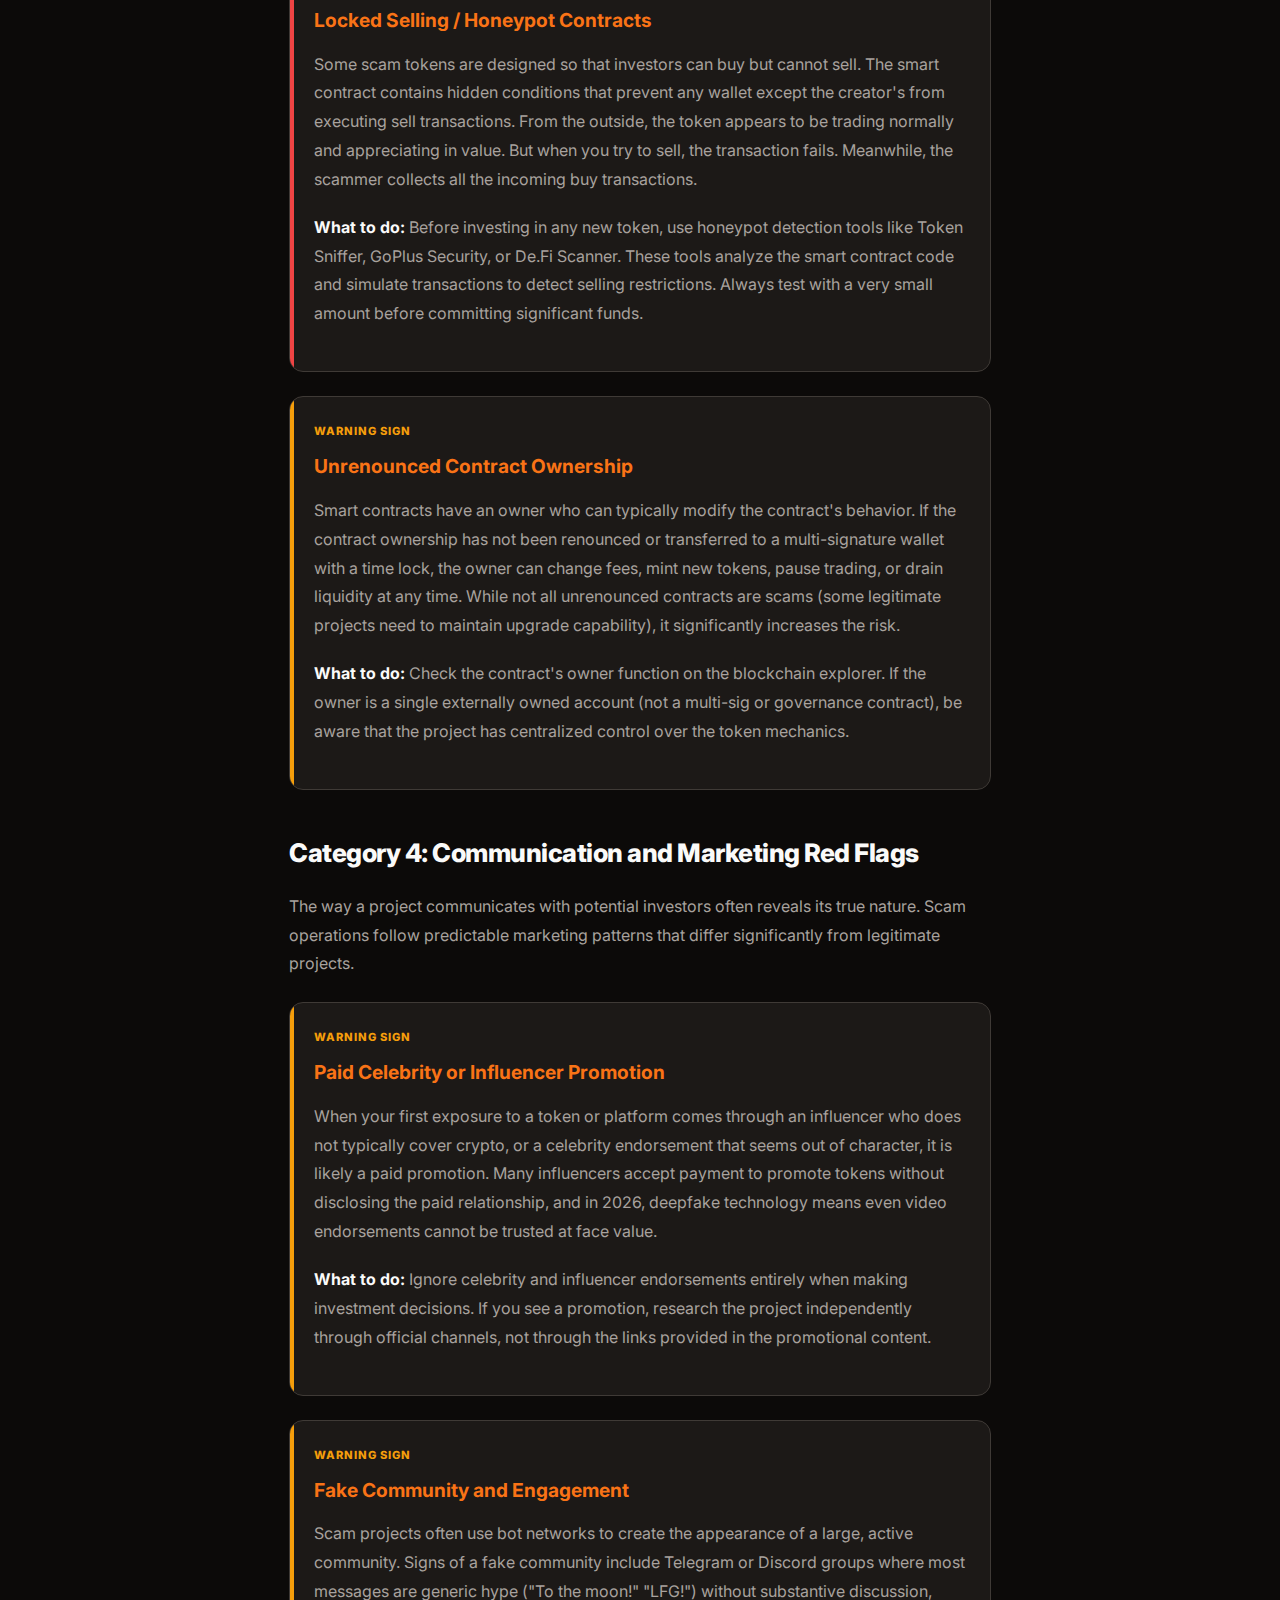
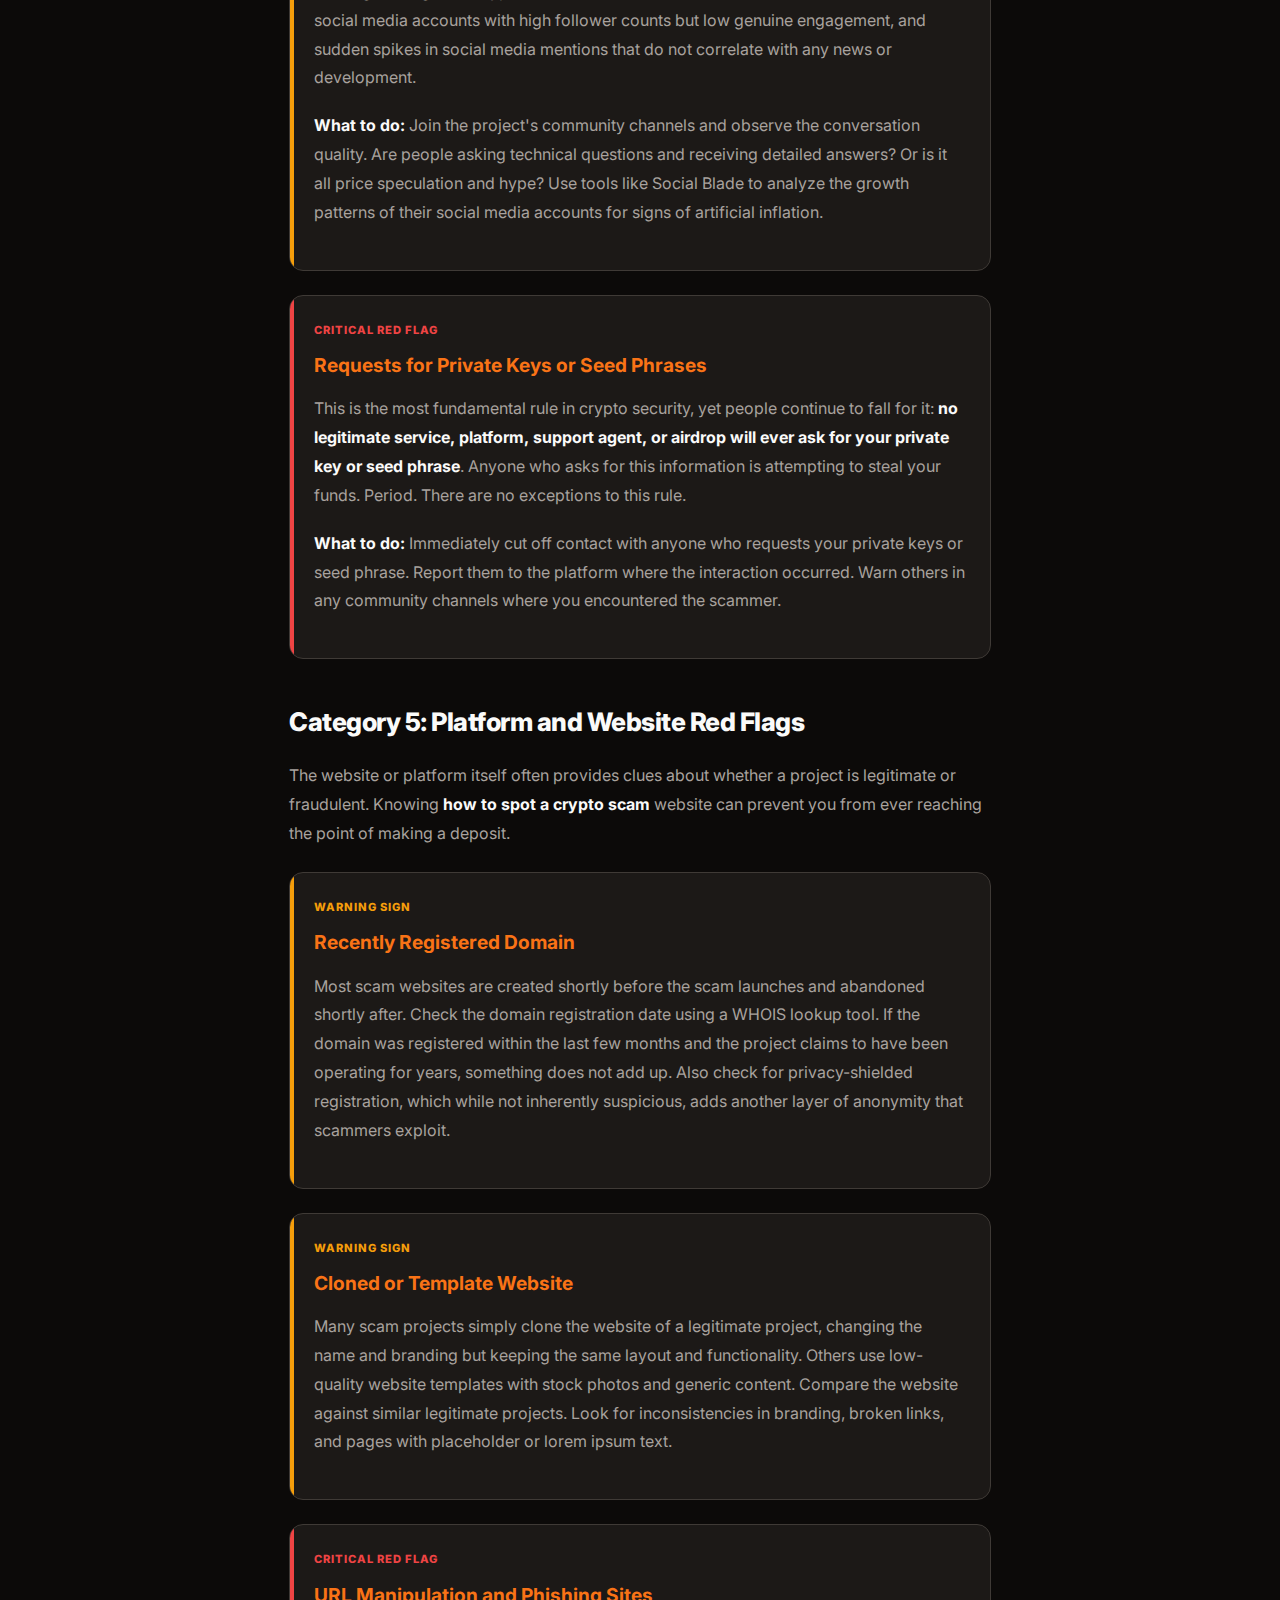
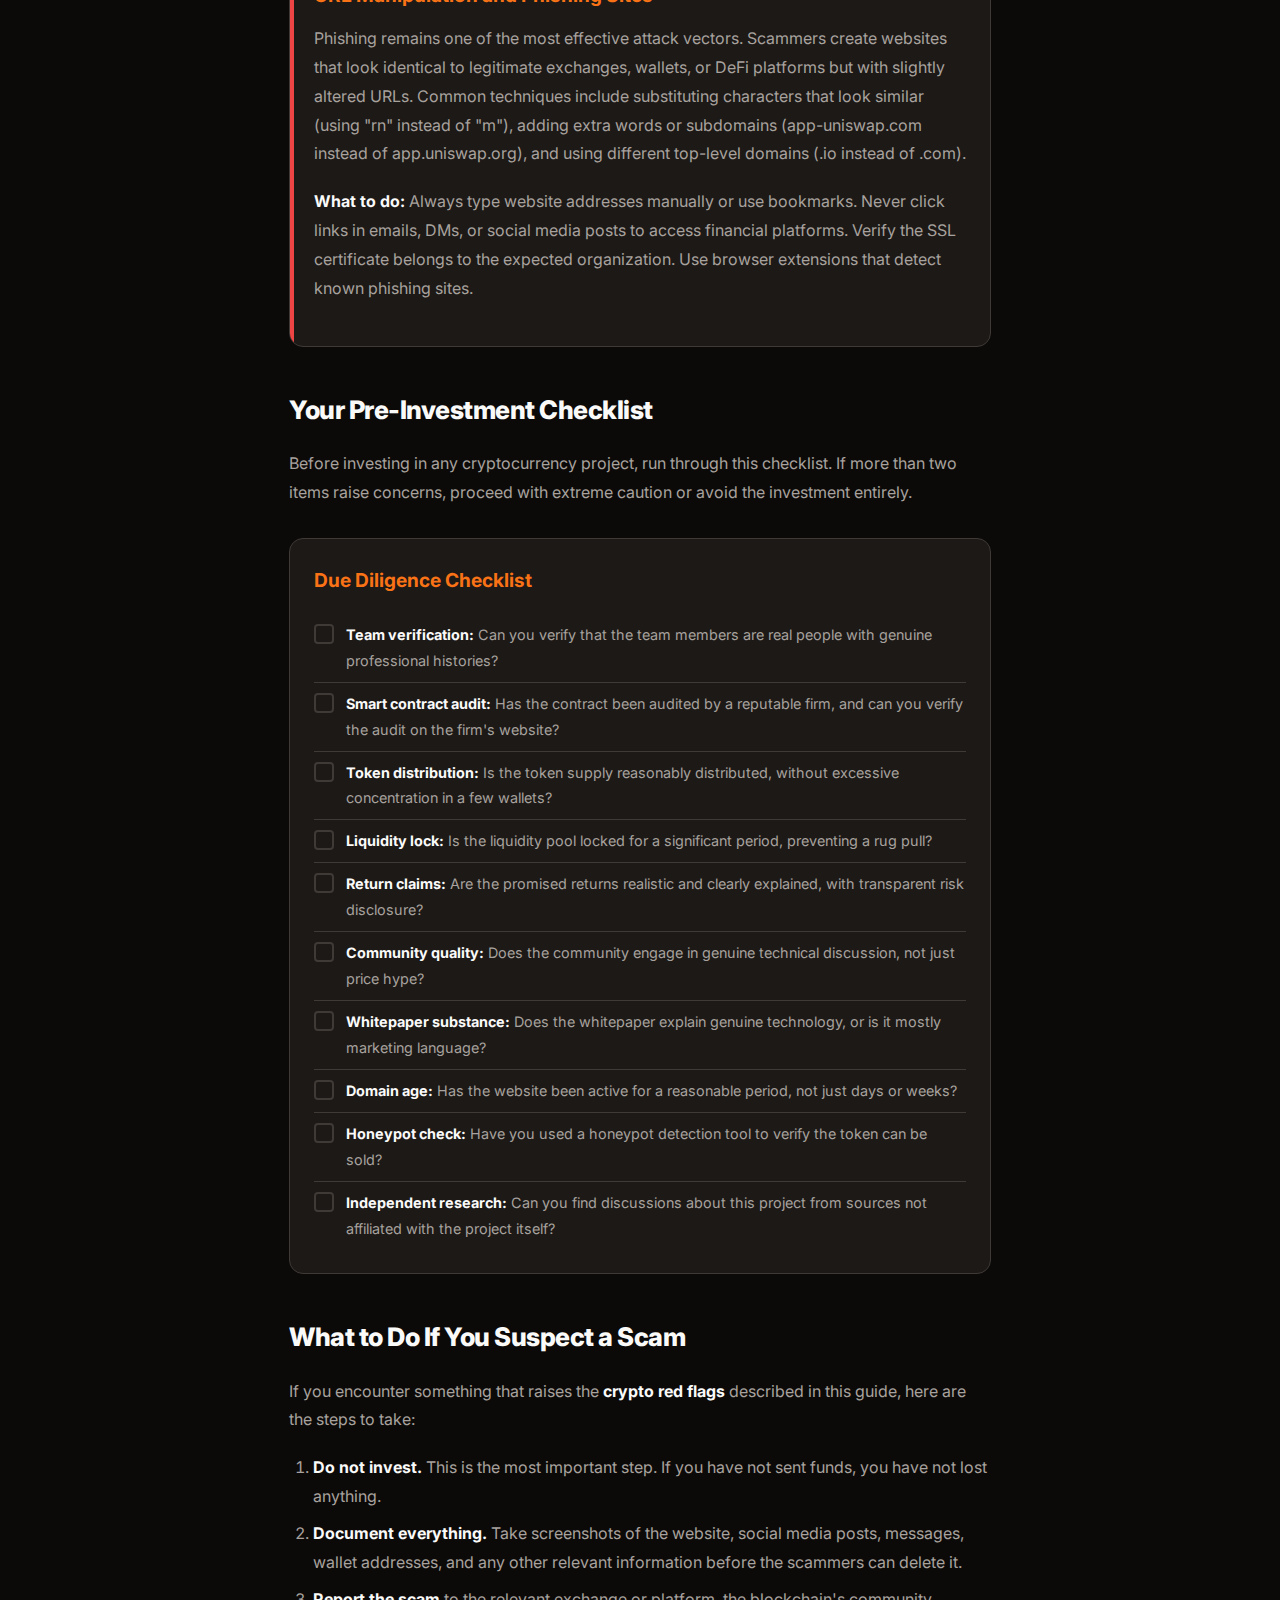
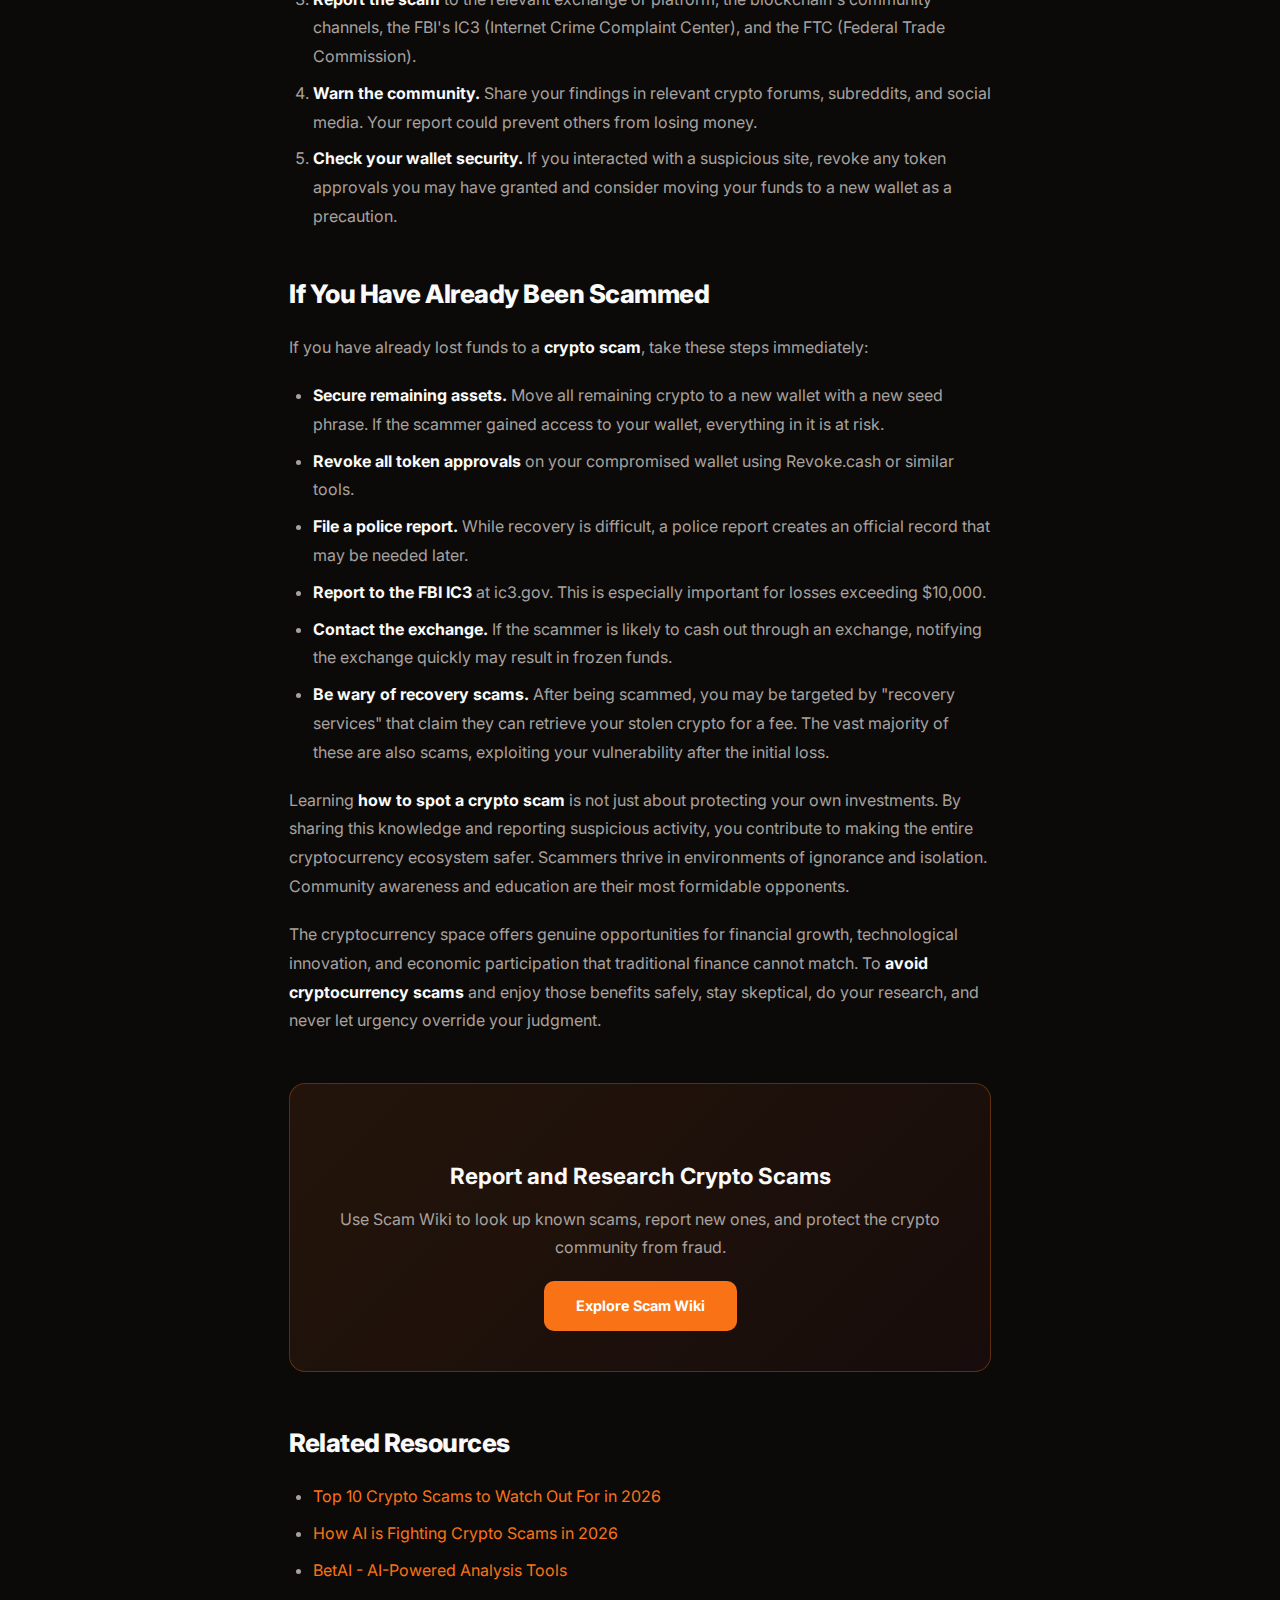
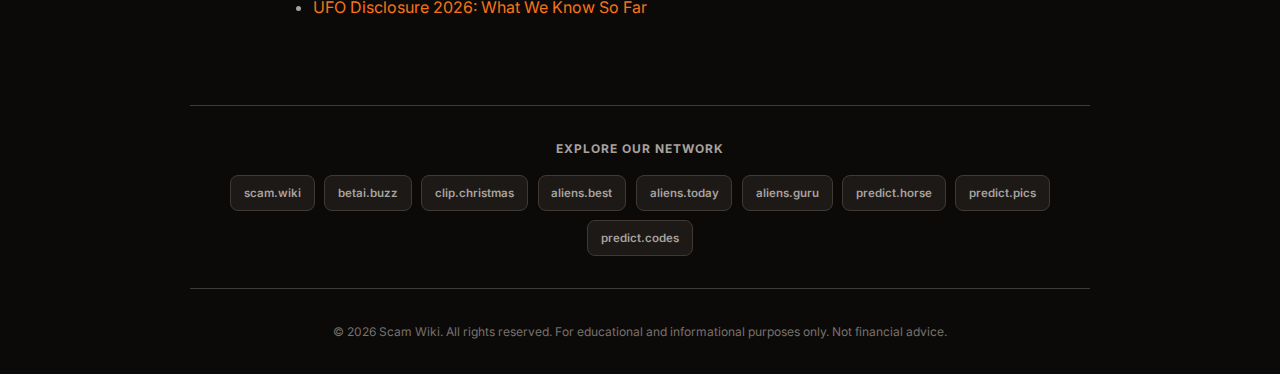
<file: blog-how-to-spot-crypto-scams.html>
<!DOCTYPE html>
<html lang="en">
<head>
  <meta charset="UTF-8">
  <meta name="viewport" content="width=device-width, initial-scale=1.0">
  <title>How to Spot a Crypto Scam: Red Flags Every Investor Must Know | Scam Wiki</title>
  <meta name="description" content="Learn how to spot a crypto scam with this comprehensive guide to cryptocurrency red flags. Protect your investments by recognizing the warning signs of bitcoin and crypto fraud.">
  <meta name="keywords" content="how to spot crypto scam, crypto red flags, avoid cryptocurrency scams, bitcoin scam warning signs, crypto fraud detection">
  <meta name="author" content="Scam Wiki Editorial Team">
  <meta name="robots" content="index, follow">
  <link rel="canonical" href="https://scam.wiki/blog-how-to-spot-crypto-scams.html">

  <!-- Open Graph -->
  <meta property="og:title" content="How to Spot a Crypto Scam: Red Flags Every Investor Must Know">
  <meta property="og:description" content="Learn how to spot a crypto scam with this comprehensive guide to cryptocurrency red flags. Protect your investments from fraud.">
  <meta property="og:type" content="article">
  <meta property="og:url" content="https://scam.wiki/blog-how-to-spot-crypto-scams.html">
  <meta property="og:site_name" content="Scam Wiki">

  <!-- Twitter Card -->
  <meta name="twitter:card" content="summary_large_image">
  <meta name="twitter:site" content="@SpunkArt13">
  <meta name="twitter:title" content="How to Spot a Crypto Scam: Red Flags Every Investor Must Know">
  <meta name="twitter:description" content="Comprehensive guide to cryptocurrency red flags. Protect your investments by recognizing the warning signs of crypto fraud.">

  <!-- Google Analytics -->
  <script async src="https://www.googletagmanager.com/gtag/js?id=G-XXXXXXXXXX"></script>
  <script>window.dataLayer=window.dataLayer||[];function gtag(){dataLayer.push(arguments);}gtag('js',new Date());gtag('config','G-XXXXXXXXXX');</script>

  <!-- Schema.org Article -->
  <script type="application/ld+json">
  {
    "@context": "https://schema.org",
    "@type": "Article",
    "headline": "How to Spot a Crypto Scam: Red Flags Every Investor Must Know",
    "description": "Learn how to spot a crypto scam with this comprehensive guide to cryptocurrency red flags. Protect your investments by recognizing the warning signs of bitcoin and crypto fraud.",
    "author": {
      "@type": "Organization",
      "name": "Scam Wiki Editorial Team"
    },
    "publisher": {
      "@type": "Organization",
      "name": "Scam Wiki",
      "url": "https://scam.wiki"
    },
    "datePublished": "2026-02-10",
    "dateModified": "2026-02-21",
    "mainEntityOfPage": "https://scam.wiki/blog-how-to-spot-crypto-scams.html",
    "keywords": "how to spot crypto scam, crypto red flags, avoid cryptocurrency scams"
  }
  </script>

  <link rel="preconnect" href="https://fonts.googleapis.com">
  <link rel="preconnect" href="https://fonts.gstatic.com" crossorigin>
  <link href="https://fonts.googleapis.com/css2?family=Inter:wght@400;500;600;700;800;900&display=swap" rel="stylesheet">

  <style>
    *, *::before, *::after { margin: 0; padding: 0; box-sizing: border-box; }
    :root {
      --bg: #0c0a09; --surface: #1c1917; --card: #292524; --border: #3f3a36;
      --text: #fafaf9; --dim: #a8a29e; --muted: #78716c;
      --accent: #f97316; --accent-glow: rgba(249,115,22,0.12);
      --red: #ef4444; --green: #22c55e; --amber: #f59e0b;
    }
    html { scroll-behavior: smooth; }
    body { background: var(--bg); color: var(--text); font-family: 'Inter', -apple-system, sans-serif; line-height: 1.8; -webkit-font-smoothing: antialiased; }
    a { color: var(--accent); text-decoration: none; transition: opacity 0.2s; }
    a:hover { opacity: 0.8; }

    .nav { position: sticky; top: 0; z-index: 100; background: rgba(12,10,9,0.95); backdrop-filter: blur(20px); border-bottom: 1px solid var(--border); }
    .nav-inner { max-width: 900px; margin: 0 auto; padding: 0.8rem 1.5rem; display: flex; align-items: center; justify-content: space-between; }
    .nav-logo { font-size: 1.1rem; font-weight: 900; letter-spacing: -0.5px; }
    .nav-logo .accent { color: var(--accent); }
    .nav-links { display: flex; gap: 1.2rem; }
    .nav-links a { color: var(--dim); font-size: 0.8rem; font-weight: 600; }

    .hero { max-width: 900px; margin: 0 auto; padding: 4rem 1.5rem 2rem; text-align: center; }
    .hero-badge { display: inline-block; background: var(--accent-glow); color: var(--accent); font-size: 0.75rem; font-weight: 700; padding: 0.3rem 0.8rem; border-radius: 20px; margin-bottom: 1rem; border: 1px solid rgba(249,115,22,0.3); }
    .hero h1 { font-size: 2.6rem; font-weight: 900; letter-spacing: -2px; line-height: 1.15; margin-bottom: 1rem; }
    .hero h1 .gr { background: linear-gradient(135deg, var(--accent), var(--red)); -webkit-background-clip: text; -webkit-text-fill-color: transparent; background-clip: text; }
    .hero-meta { color: var(--dim); font-size: 0.85rem; }

    .article { max-width: 750px; margin: 0 auto; padding: 2rem 1.5rem 4rem; }
    .article h2 { font-size: 1.6rem; font-weight: 800; letter-spacing: -0.5px; margin: 2.5rem 0 1rem; color: var(--text); }
    .article h3 { font-size: 1.2rem; font-weight: 700; margin: 2rem 0 0.75rem; color: var(--accent); }
    .article p { color: var(--dim); margin-bottom: 1.2rem; font-size: 1rem; }
    .article ul, .article ol { color: var(--dim); margin: 0 0 1.2rem 1.5rem; }
    .article li { margin-bottom: 0.5rem; }
    .article strong { color: var(--text); }
    .article blockquote { border-left: 3px solid var(--accent); padding: 1rem 1.5rem; background: var(--surface); border-radius: 0 10px 10px 0; margin: 1.5rem 0; }
    .article blockquote p { color: var(--text); margin: 0; font-style: italic; }

    .flag-card { background: var(--surface); border: 1px solid var(--border); border-radius: 14px; padding: 1.5rem; margin: 1.5rem 0; position: relative; overflow: hidden; }
    .flag-card::before { content: ''; position: absolute; top: 0; left: 0; width: 4px; height: 100%; }
    .flag-card.red::before { background: var(--red); }
    .flag-card.amber::before { background: var(--amber); }
    .flag-card .flag-label { font-size: 0.7rem; font-weight: 800; text-transform: uppercase; letter-spacing: 1px; margin-bottom: 0.5rem; }
    .flag-card.red .flag-label { color: var(--red); }
    .flag-card.amber .flag-label { color: var(--amber); }
    .flag-card h3 { margin-top: 0; }

    .checklist { background: var(--surface); border: 1px solid var(--border); border-radius: 14px; padding: 1.5rem; margin: 2rem 0; }
    .checklist h3 { color: var(--accent); margin-top: 0; margin-bottom: 1rem; }
    .checklist-item { display: flex; align-items: flex-start; gap: 0.75rem; padding: 0.5rem 0; border-bottom: 1px solid var(--border); }
    .checklist-item:last-child { border-bottom: none; }
    .check-icon { width: 20px; height: 20px; border: 2px solid var(--border); border-radius: 4px; flex-shrink: 0; margin-top: 2px; display: flex; align-items: center; justify-content: center; font-size: 0.7rem; }
    .checklist-item span { color: var(--dim); font-size: 0.9rem; }

    .cta-box { background: linear-gradient(135deg, rgba(249,115,22,0.1), rgba(239,68,68,0.05)); border: 1px solid rgba(249,115,22,0.3); border-radius: 16px; padding: 2.5rem; text-align: center; margin: 3rem 0; }
    .cta-box h3 { color: var(--text); font-size: 1.4rem; margin-bottom: 0.5rem; }
    .cta-box p { color: var(--dim); margin-bottom: 1.2rem; }
    .cta-btn { display: inline-block; background: var(--accent); color: #fff; padding: 0.75rem 2rem; border-radius: 10px; font-weight: 700; font-size: 0.9rem; transition: transform 0.2s, box-shadow 0.2s; }
    .cta-btn:hover { transform: translateY(-2px); box-shadow: 0 8px 30px var(--accent-glow); opacity: 1; }

    .network { max-width: 900px; margin: 0 auto; padding: 2rem 1.5rem; border-top: 1px solid var(--border); }
    .network h4 { color: var(--dim); font-size: 0.75rem; font-weight: 700; text-transform: uppercase; letter-spacing: 1px; margin-bottom: 1rem; text-align: center; }
    .network-grid { display: flex; flex-wrap: wrap; justify-content: center; gap: 0.6rem; }
    .network-grid a { background: var(--surface); border: 1px solid var(--border); padding: 0.4rem 0.8rem; border-radius: 8px; font-size: 0.72rem; font-weight: 600; color: var(--dim); transition: all 0.2s; }
    .network-grid a:hover { border-color: var(--accent); color: var(--text); }

    .footer { max-width: 900px; margin: 0 auto; padding: 2rem 1.5rem; border-top: 1px solid var(--border); text-align: center; }
    .footer p { color: var(--muted); font-size: 0.75rem; }

    @media (max-width: 600px) {
      .hero h1 { font-size: 1.8rem; }
      .flag-card { padding: 1rem 1rem 1rem 1.2rem; }
    }
  </style>
</head>
<body>

  <nav class="nav">
    <div class="nav-inner">
      <a href="https://scam.wiki" class="nav-logo">scam.<span class="accent">wiki</span></a>
      <div class="nav-links">
        <a href="https://scam.wiki">Home</a>
        <a href="https://betai.buzz">BetAI</a>
        <a href="https://clip.christmas">Clip</a>
      </div>
    </div>
  </nav>

  <header class="hero">
    <span class="hero-badge">Investor Protection Guide</span>
    <h1>How to <span class="gr">Spot a Crypto Scam</span>: Red Flags Every Investor Must Know</h1>
    <p class="hero-meta">By Scam Wiki Editorial Team &bull; February 10, 2026 &bull; Updated Feb 21 &bull; 14 min read</p>
  </header>

  <article class="article">

    <p>Every day, thousands of people lose money to cryptocurrency scams. Whether it is a fake token launch, a phishing site, a romance scheme, or a rug pull, the result is the same: hard-earned money gone, often irrecoverably. But here is the truth that every scammer hopes you never learn: <strong>almost every crypto scam shares recognizable warning signs</strong>. If you know what the <strong>crypto red flags</strong> look like, you can protect yourself from the vast majority of <strong>cryptocurrency scams</strong>.</p>

    <p>This guide is designed to be your definitive reference for learning <strong>how to spot a crypto scam</strong>. We cover the major red flag categories, provide real-world examples, and give you actionable steps to verify any project or opportunity before you risk your money. Bookmark this page. Share it with friends and family who are new to crypto. The information here could save you or someone you care about from a devastating financial loss.</p>

    <h2>The Golden Rule of Crypto Investing</h2>

    <blockquote>
      <p>If it sounds too good to be true, it is. No legitimate investment can guarantee returns, especially not the 100%, 500%, or 1000% returns that scammers routinely promise.</p>
    </blockquote>

    <p>This principle alone, if rigorously applied, would prevent the majority of crypto fraud losses. But scammers are sophisticated manipulators who know how to make the impossible seem plausible. They create environments where greed, fear of missing out, and social pressure override rational judgment. Understanding the specific tactics they use is your best defense.</p>

    <h2>Category 1: Promise and Return Red Flags</h2>

    <p>The most obvious <strong>crypto red flags</strong> involve what the project or individual promises regarding financial returns. Legitimate investments always carry risk, and anyone who claims otherwise is either deluded or lying.</p>

    <div class="flag-card red">
      <div class="flag-label">Critical Red Flag</div>
      <h3>Guaranteed Returns</h3>
      <p>No legitimate cryptocurrency investment can guarantee a specific return. Cryptocurrency markets are inherently volatile, and anyone promising fixed daily, weekly, or monthly returns is running a Ponzi scheme or similar fraud. Common claims include "earn 1% daily," "guaranteed 10x return," or "risk-free crypto investment." These are mathematically impossible to sustain and always result in losses for participants who do not exit early.</p>
      <p><strong>What to do:</strong> Immediately walk away from any investment that promises guaranteed returns. Report the project to relevant authorities and warn others in your community.</p>
    </div>

    <div class="flag-card red">
      <div class="flag-label">Critical Red Flag</div>
      <h3>Unrealistic APY/Yield Claims</h3>
      <p>DeFi yield farming has created legitimate opportunities for earning returns on crypto holdings, but there are realistic boundaries. When a new protocol offers 10,000% APY or even 1,000% APY on a stablecoin, it is almost certainly unsustainable. These extreme yields are typically funded by new investor deposits rather than genuine economic activity, making them Ponzi schemes with extra steps.</p>
      <p><strong>What to do:</strong> Compare the offered yield against established protocols. If a new unknown protocol offers 10x the yield of Aave or Compound for the same asset, the extra yield comes from either new investor deposits or a token that will crash to zero. Ask yourself: where does the yield actually come from?</p>
    </div>

    <div class="flag-card amber">
      <div class="flag-label">Warning Sign</div>
      <h3>"Get In Early" Pressure</h3>
      <p>Scammers create artificial urgency to prevent you from doing proper research. Countdown timers, limited allocation slots, "presale ending soon" messages, and claims that the price will never be this low again are all manipulation tactics. Legitimate projects do not need high-pressure sales tactics because their value proposition speaks for itself.</p>
      <p><strong>What to do:</strong> Never invest under time pressure. If you cannot take a week to research an opportunity without it disappearing, it was not a real opportunity. Legitimate presales and launches have published schedules and clear documentation.</p>
    </div>

    <h2>Category 2: Team and Transparency Red Flags</h2>

    <p>The people behind a project tell you more than any whitepaper. When learning <strong>how to spot a crypto scam</strong>, evaluating the team is one of your most powerful tools.</p>

    <div class="flag-card red">
      <div class="flag-label">Critical Red Flag</div>
      <h3>Anonymous or Unverifiable Team</h3>
      <p>While pseudonymous development has a legitimate tradition in crypto (Bitcoin itself was created by the pseudonymous Satoshi Nakamoto), most legitimate projects in 2026 have at least some publicly identified team members with verifiable professional histories. If a project handling millions of dollars in investor funds has no identifiable team, that is a major <strong>crypto red flag</strong>.</p>
      <p>Scammers often create fake team member profiles with AI-generated headshots and fabricated LinkedIn histories. Reverse image search the team photos. Check their LinkedIn profiles for genuine connections and employment history. Contact their alleged previous employers to verify.</p>
      <p><strong>What to do:</strong> Search team members on LinkedIn, Twitter, and GitHub. Verify that their accounts have genuine history and connections, not just profiles created weeks before the project launched. Use reverse image search on team photos.</p>
    </div>

    <div class="flag-card red">
      <div class="flag-label">Critical Red Flag</div>
      <h3>No Verifiable Audit</h3>
      <p>Any DeFi protocol or smart contract handling user funds should be audited by a reputable third-party firm. However, scammers have learned to exploit this by either claiming audits that do not exist, commissioning audits from fake firms, or getting audited but then deploying different code than what was audited.</p>
      <p><strong>What to do:</strong> Check the audit report directly on the auditing firm's website, not just on the project's site. Verify that the contract addresses in the audit match the deployed contracts. Recognize that an audit is not a guarantee of safety but its absence is a guarantee of higher risk.</p>
    </div>

    <div class="flag-card amber">
      <div class="flag-label">Warning Sign</div>
      <h3>Vague or Plagiarized Whitepaper</h3>
      <p>A project's whitepaper should clearly explain its technology, tokenomics, roadmap, and value proposition. Red flags include whitepapers that are mostly marketing language with little technical substance, whitepapers copied from other projects with names changed, and whitepapers that make grand claims without explaining how they will be achieved. Use plagiarism detection tools to check if the whitepaper content has been copied.</p>
      <p><strong>What to do:</strong> Read the whitepaper critically. Does it explain a genuine technological innovation or just describe how early investors will make money? Copy key paragraphs into Google to check for plagiarism. Compare the technical claims against what is actually possible with current blockchain technology.</p>
    </div>

    <h2>Category 3: Technical and On-Chain Red Flags</h2>

    <p>For those willing to look under the hood, blockchain data provides some of the most reliable signals for identifying scams. These <strong>crypto red flags</strong> require some technical knowledge but are among the most definitive.</p>

    <div class="flag-card red">
      <div class="flag-label">Critical Red Flag</div>
      <h3>Concentrated Token Holdings</h3>
      <p>If a small number of wallets hold a majority of a token's supply, those holders can crash the price at any time by selling. Check the token's holder distribution on a blockchain explorer. If the top 10 wallets (excluding known exchange wallets and locked contracts) hold more than 50% of the supply, the token is highly vulnerable to manipulation. This is one of the clearest signs of a potential rug pull.</p>
      <p><strong>What to do:</strong> Use Etherscan, BscScan, or the relevant blockchain explorer to view the token's holder distribution. Look for concentration patterns. Check whether large holdings are in locked contracts or can be moved freely.</p>
    </div>

    <div class="flag-card red">
      <div class="flag-label">Critical Red Flag</div>
      <h3>Locked Selling / Honeypot Contracts</h3>
      <p>Some scam tokens are designed so that investors can buy but cannot sell. The smart contract contains hidden conditions that prevent any wallet except the creator's from executing sell transactions. From the outside, the token appears to be trading normally and appreciating in value. But when you try to sell, the transaction fails. Meanwhile, the scammer collects all the incoming buy transactions.</p>
      <p><strong>What to do:</strong> Before investing in any new token, use honeypot detection tools like Token Sniffer, GoPlus Security, or De.Fi Scanner. These tools analyze the smart contract code and simulate transactions to detect selling restrictions. Always test with a very small amount before committing significant funds.</p>
    </div>

    <div class="flag-card amber">
      <div class="flag-label">Warning Sign</div>
      <h3>Unrenounced Contract Ownership</h3>
      <p>Smart contracts have an owner who can typically modify the contract's behavior. If the contract ownership has not been renounced or transferred to a multi-signature wallet with a time lock, the owner can change fees, mint new tokens, pause trading, or drain liquidity at any time. While not all unrenounced contracts are scams (some legitimate projects need to maintain upgrade capability), it significantly increases the risk.</p>
      <p><strong>What to do:</strong> Check the contract's owner function on the blockchain explorer. If the owner is a single externally owned account (not a multi-sig or governance contract), be aware that the project has centralized control over the token mechanics.</p>
    </div>

    <h2>Category 4: Communication and Marketing Red Flags</h2>

    <p>The way a project communicates with potential investors often reveals its true nature. Scam operations follow predictable marketing patterns that differ significantly from legitimate projects.</p>

    <div class="flag-card amber">
      <div class="flag-label">Warning Sign</div>
      <h3>Paid Celebrity or Influencer Promotion</h3>
      <p>When your first exposure to a token or platform comes through an influencer who does not typically cover crypto, or a celebrity endorsement that seems out of character, it is likely a paid promotion. Many influencers accept payment to promote tokens without disclosing the paid relationship, and in 2026, deepfake technology means even video endorsements cannot be trusted at face value.</p>
      <p><strong>What to do:</strong> Ignore celebrity and influencer endorsements entirely when making investment decisions. If you see a promotion, research the project independently through official channels, not through the links provided in the promotional content.</p>
    </div>

    <div class="flag-card amber">
      <div class="flag-label">Warning Sign</div>
      <h3>Fake Community and Engagement</h3>
      <p>Scam projects often use bot networks to create the appearance of a large, active community. Signs of a fake community include Telegram or Discord groups where most messages are generic hype ("To the moon!" "LFG!") without substantive discussion, social media accounts with high follower counts but low genuine engagement, and sudden spikes in social media mentions that do not correlate with any news or development.</p>
      <p><strong>What to do:</strong> Join the project's community channels and observe the conversation quality. Are people asking technical questions and receiving detailed answers? Or is it all price speculation and hype? Use tools like Social Blade to analyze the growth patterns of their social media accounts for signs of artificial inflation.</p>
    </div>

    <div class="flag-card red">
      <div class="flag-label">Critical Red Flag</div>
      <h3>Requests for Private Keys or Seed Phrases</h3>
      <p>This is the most fundamental rule in crypto security, yet people continue to fall for it: <strong>no legitimate service, platform, support agent, or airdrop will ever ask for your private key or seed phrase</strong>. Anyone who asks for this information is attempting to steal your funds. Period. There are no exceptions to this rule.</p>
      <p><strong>What to do:</strong> Immediately cut off contact with anyone who requests your private keys or seed phrase. Report them to the platform where the interaction occurred. Warn others in any community channels where you encountered the scammer.</p>
    </div>

    <h2>Category 5: Platform and Website Red Flags</h2>

    <p>The website or platform itself often provides clues about whether a project is legitimate or fraudulent. Knowing <strong>how to spot a crypto scam</strong> website can prevent you from ever reaching the point of making a deposit.</p>

    <div class="flag-card amber">
      <div class="flag-label">Warning Sign</div>
      <h3>Recently Registered Domain</h3>
      <p>Most scam websites are created shortly before the scam launches and abandoned shortly after. Check the domain registration date using a WHOIS lookup tool. If the domain was registered within the last few months and the project claims to have been operating for years, something does not add up. Also check for privacy-shielded registration, which while not inherently suspicious, adds another layer of anonymity that scammers exploit.</p>
    </div>

    <div class="flag-card amber">
      <div class="flag-label">Warning Sign</div>
      <h3>Cloned or Template Website</h3>
      <p>Many scam projects simply clone the website of a legitimate project, changing the name and branding but keeping the same layout and functionality. Others use low-quality website templates with stock photos and generic content. Compare the website against similar legitimate projects. Look for inconsistencies in branding, broken links, and pages with placeholder or lorem ipsum text.</p>
    </div>

    <div class="flag-card red">
      <div class="flag-label">Critical Red Flag</div>
      <h3>URL Manipulation and Phishing Sites</h3>
      <p>Phishing remains one of the most effective attack vectors. Scammers create websites that look identical to legitimate exchanges, wallets, or DeFi platforms but with slightly altered URLs. Common techniques include substituting characters that look similar (using "rn" instead of "m"), adding extra words or subdomains (app-uniswap.com instead of app.uniswap.org), and using different top-level domains (.io instead of .com).</p>
      <p><strong>What to do:</strong> Always type website addresses manually or use bookmarks. Never click links in emails, DMs, or social media posts to access financial platforms. Verify the SSL certificate belongs to the expected organization. Use browser extensions that detect known phishing sites.</p>
    </div>

    <h2>Your Pre-Investment Checklist</h2>

    <p>Before investing in any cryptocurrency project, run through this checklist. If more than two items raise concerns, proceed with extreme caution or avoid the investment entirely.</p>

    <div class="checklist">
      <h3>Due Diligence Checklist</h3>
      <div class="checklist-item">
        <div class="check-icon"></div>
        <span><strong>Team verification:</strong> Can you verify that the team members are real people with genuine professional histories?</span>
      </div>
      <div class="checklist-item">
        <div class="check-icon"></div>
        <span><strong>Smart contract audit:</strong> Has the contract been audited by a reputable firm, and can you verify the audit on the firm's website?</span>
      </div>
      <div class="checklist-item">
        <div class="check-icon"></div>
        <span><strong>Token distribution:</strong> Is the token supply reasonably distributed, without excessive concentration in a few wallets?</span>
      </div>
      <div class="checklist-item">
        <div class="check-icon"></div>
        <span><strong>Liquidity lock:</strong> Is the liquidity pool locked for a significant period, preventing a rug pull?</span>
      </div>
      <div class="checklist-item">
        <div class="check-icon"></div>
        <span><strong>Return claims:</strong> Are the promised returns realistic and clearly explained, with transparent risk disclosure?</span>
      </div>
      <div class="checklist-item">
        <div class="check-icon"></div>
        <span><strong>Community quality:</strong> Does the community engage in genuine technical discussion, not just price hype?</span>
      </div>
      <div class="checklist-item">
        <div class="check-icon"></div>
        <span><strong>Whitepaper substance:</strong> Does the whitepaper explain genuine technology, or is it mostly marketing language?</span>
      </div>
      <div class="checklist-item">
        <div class="check-icon"></div>
        <span><strong>Domain age:</strong> Has the website been active for a reasonable period, not just days or weeks?</span>
      </div>
      <div class="checklist-item">
        <div class="check-icon"></div>
        <span><strong>Honeypot check:</strong> Have you used a honeypot detection tool to verify the token can be sold?</span>
      </div>
      <div class="checklist-item">
        <div class="check-icon"></div>
        <span><strong>Independent research:</strong> Can you find discussions about this project from sources not affiliated with the project itself?</span>
      </div>
    </div>

    <h2>What to Do If You Suspect a Scam</h2>

    <p>If you encounter something that raises the <strong>crypto red flags</strong> described in this guide, here are the steps to take:</p>

    <ol>
      <li><strong>Do not invest.</strong> This is the most important step. If you have not sent funds, you have not lost anything.</li>
      <li><strong>Document everything.</strong> Take screenshots of the website, social media posts, messages, wallet addresses, and any other relevant information before the scammers can delete it.</li>
      <li><strong>Report the scam</strong> to the relevant exchange or platform, the blockchain's community channels, the FBI's IC3 (Internet Crime Complaint Center), and the FTC (Federal Trade Commission).</li>
      <li><strong>Warn the community.</strong> Share your findings in relevant crypto forums, subreddits, and social media. Your report could prevent others from losing money.</li>
      <li><strong>Check your wallet security.</strong> If you interacted with a suspicious site, revoke any token approvals you may have granted and consider moving your funds to a new wallet as a precaution.</li>
    </ol>

    <h2>If You Have Already Been Scammed</h2>

    <p>If you have already lost funds to a <strong>crypto scam</strong>, take these steps immediately:</p>

    <ul>
      <li><strong>Secure remaining assets.</strong> Move all remaining crypto to a new wallet with a new seed phrase. If the scammer gained access to your wallet, everything in it is at risk.</li>
      <li><strong>Revoke all token approvals</strong> on your compromised wallet using Revoke.cash or similar tools.</li>
      <li><strong>File a police report.</strong> While recovery is difficult, a police report creates an official record that may be needed later.</li>
      <li><strong>Report to the FBI IC3</strong> at ic3.gov. This is especially important for losses exceeding $10,000.</li>
      <li><strong>Contact the exchange.</strong> If the scammer is likely to cash out through an exchange, notifying the exchange quickly may result in frozen funds.</li>
      <li><strong>Be wary of recovery scams.</strong> After being scammed, you may be targeted by "recovery services" that claim they can retrieve your stolen crypto for a fee. The vast majority of these are also scams, exploiting your vulnerability after the initial loss.</li>
    </ul>

    <p>Learning <strong>how to spot a crypto scam</strong> is not just about protecting your own investments. By sharing this knowledge and reporting suspicious activity, you contribute to making the entire cryptocurrency ecosystem safer. Scammers thrive in environments of ignorance and isolation. Community awareness and education are their most formidable opponents.</p>

    <p>The cryptocurrency space offers genuine opportunities for financial growth, technological innovation, and economic participation that traditional finance cannot match. To <strong>avoid cryptocurrency scams</strong> and enjoy those benefits safely, stay skeptical, do your research, and never let urgency override your judgment.</p>

    <div class="cta-box">
      <h3>Report and Research Crypto Scams</h3>
      <p>Use Scam Wiki to look up known scams, report new ones, and protect the crypto community from fraud.</p>
      <a href="https://scam.wiki" class="cta-btn">Explore Scam Wiki</a>
    </div>

    <h2>Related Resources</h2>
    <ul>
      <li><a href="https://betai.buzz/blog-crypto-scams-2026.html">Top 10 Crypto Scams to Watch Out For in 2026</a></li>
      <li><a href="https://clip.christmas/blog-ai-scam-detection.html">How AI is Fighting Crypto Scams in 2026</a></li>
      <li><a href="https://betai.buzz">BetAI - AI-Powered Analysis Tools</a></li>
      <li><a href="https://aliens.best/blog-ufo-disclosure-2026.html">UFO Disclosure 2026: What We Know So Far</a></li>
    </ul>

  </article>

  <section class="network">
    <h4>Explore Our Network</h4>
    <div class="network-grid">
      <a href="https://scam.wiki">scam.wiki</a>
      <a href="https://betai.buzz">betai.buzz</a>
      <a href="https://clip.christmas">clip.christmas</a>
      <a href="https://aliens.best">aliens.best</a>
      <a href="https://aliens.today">aliens.today</a>
      <a href="https://aliens.guru">aliens.guru</a>
      <a href="https://predict.horse">predict.horse</a>
      <a href="https://predict.pics">predict.pics</a>
      <a href="https://predict.codes">predict.codes</a>
    </div>
  </section>

  <footer class="footer">
    <p>&copy; 2026 Scam Wiki. All rights reserved. For educational and informational purposes only. Not financial advice.</p>
  </footer>

</body>
</html>
</file>
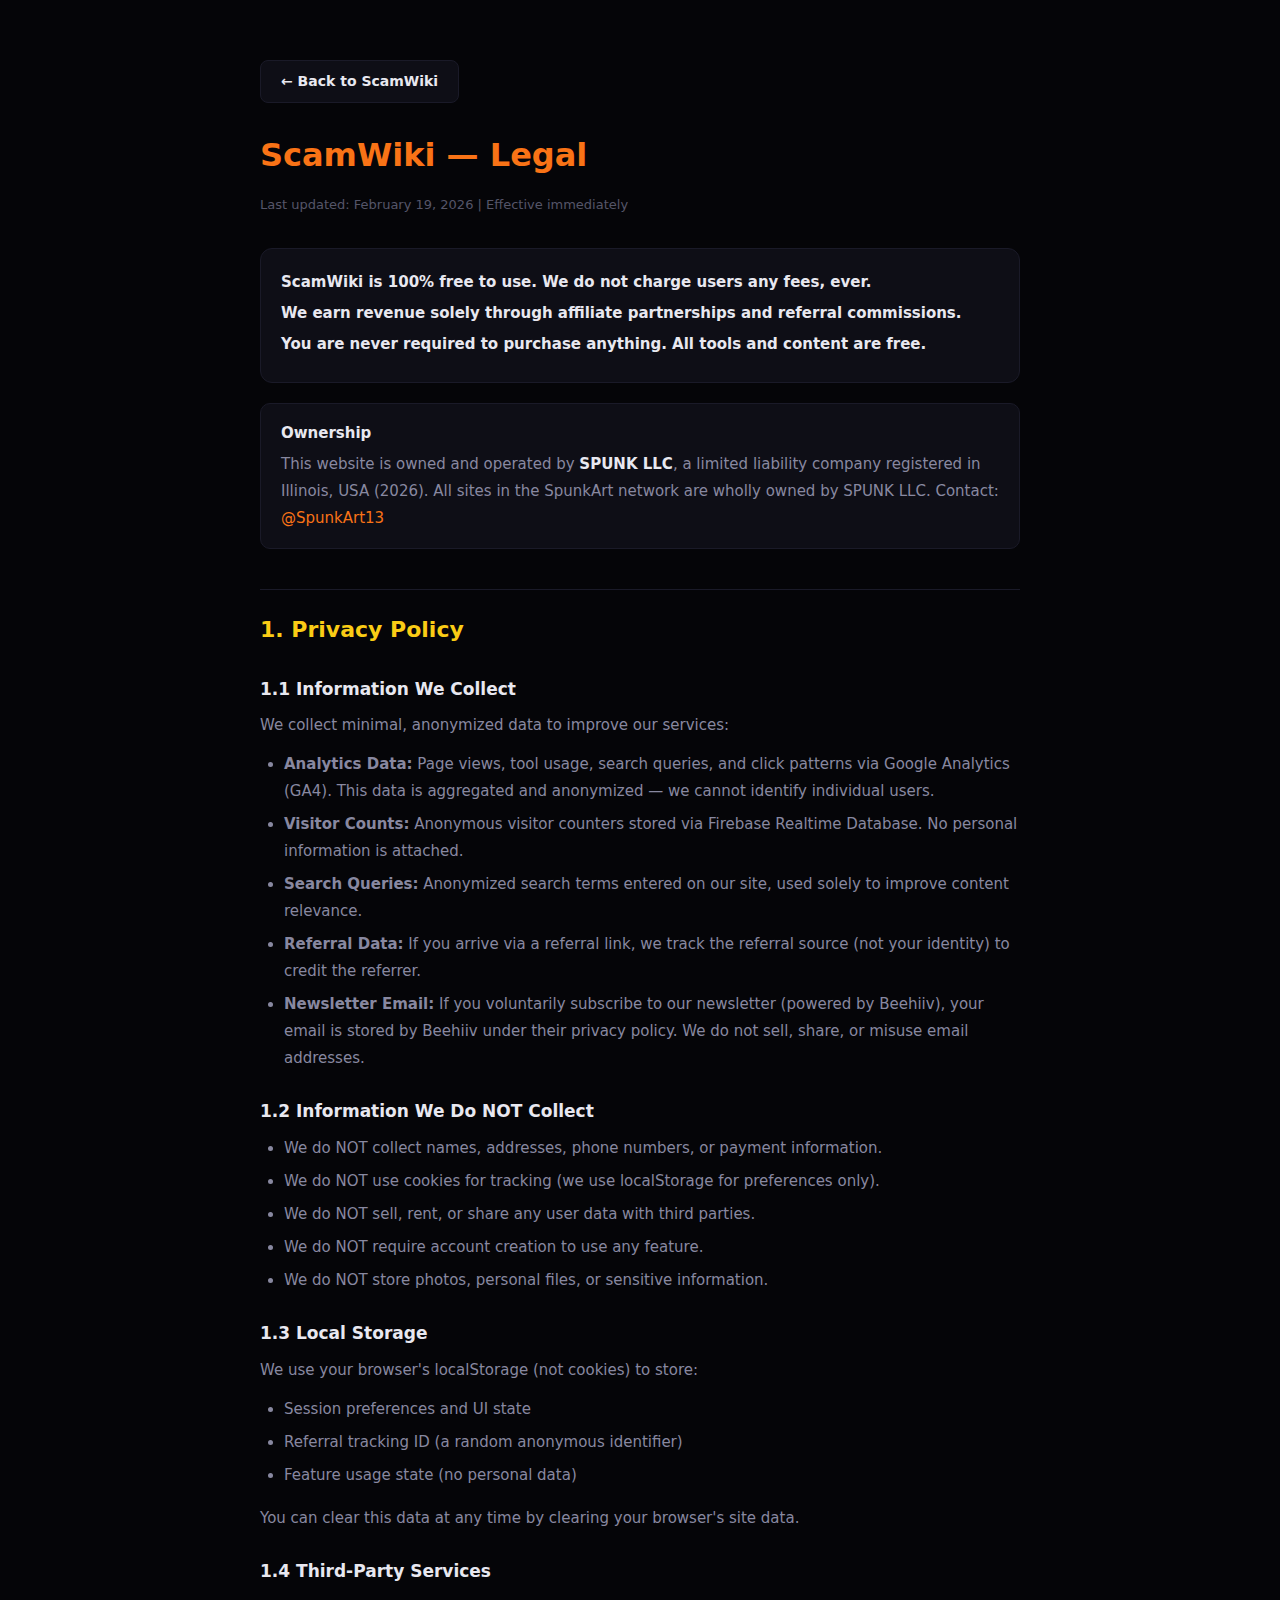
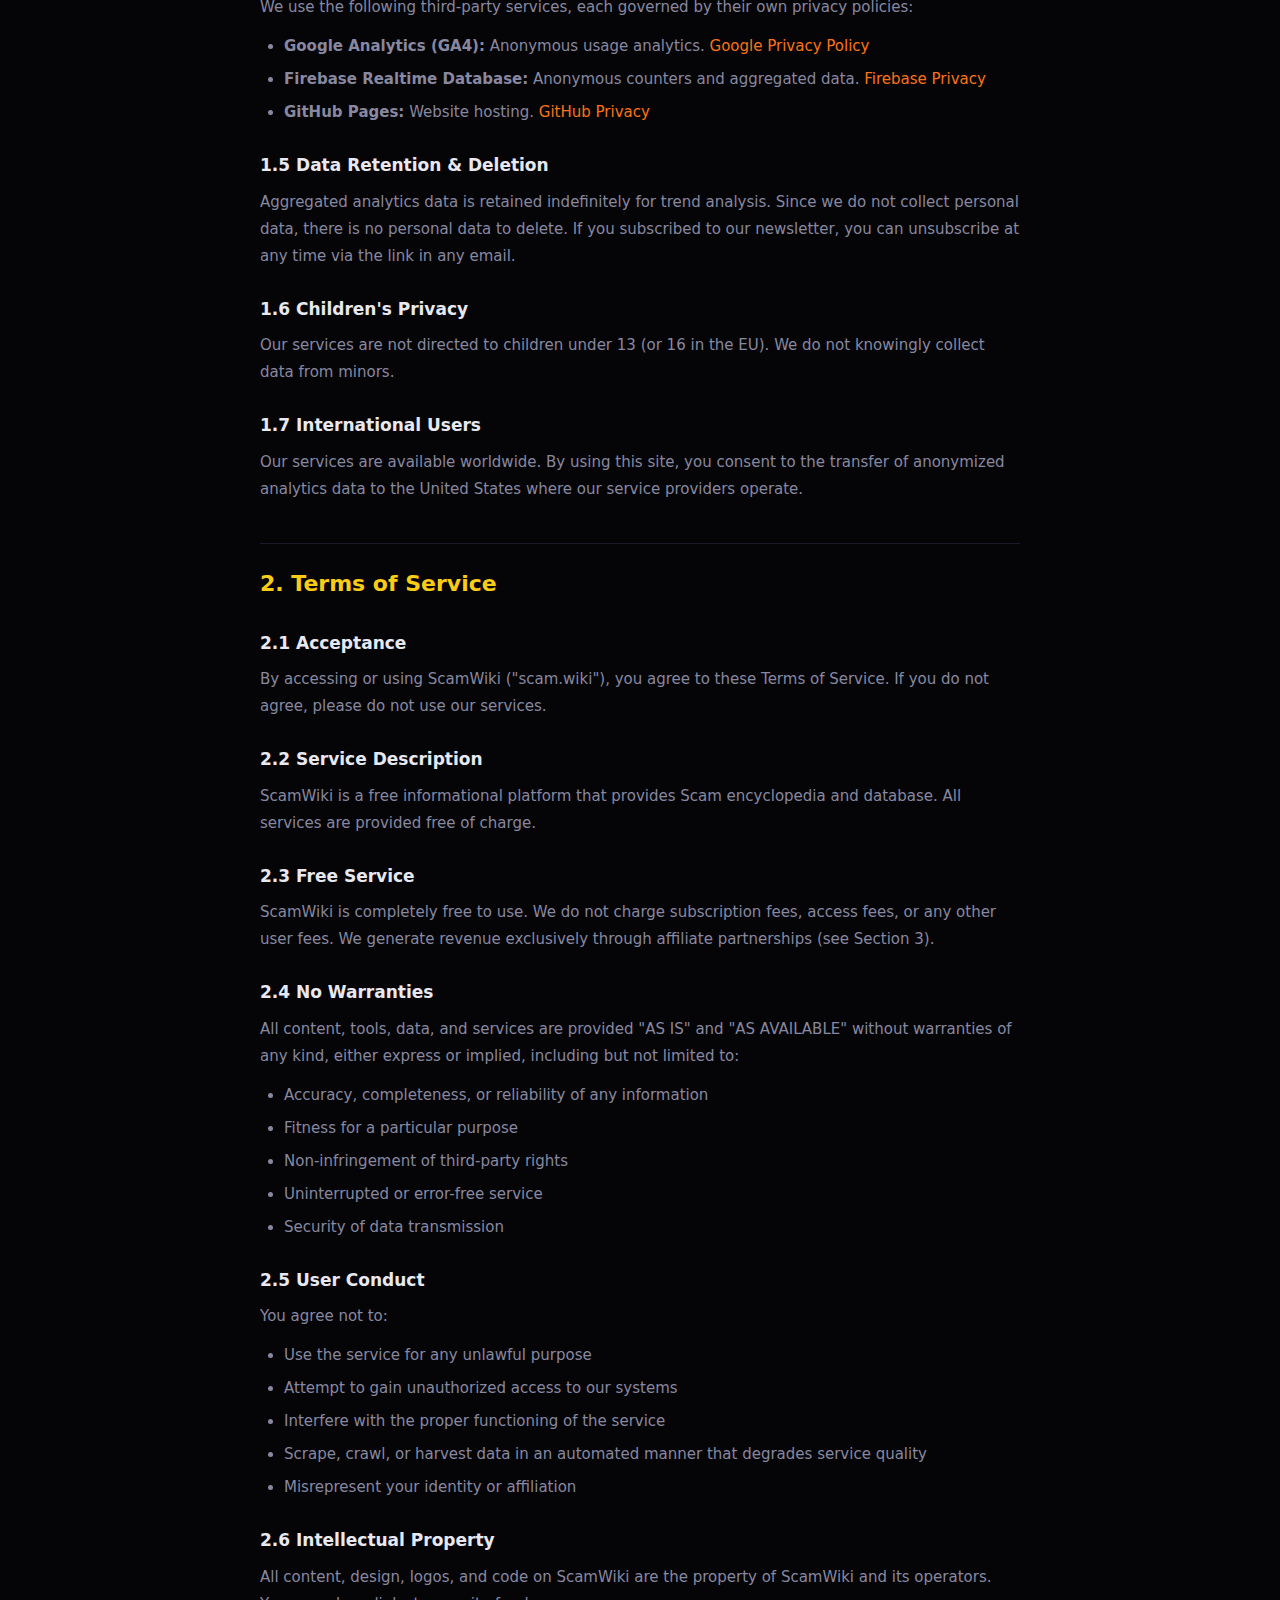
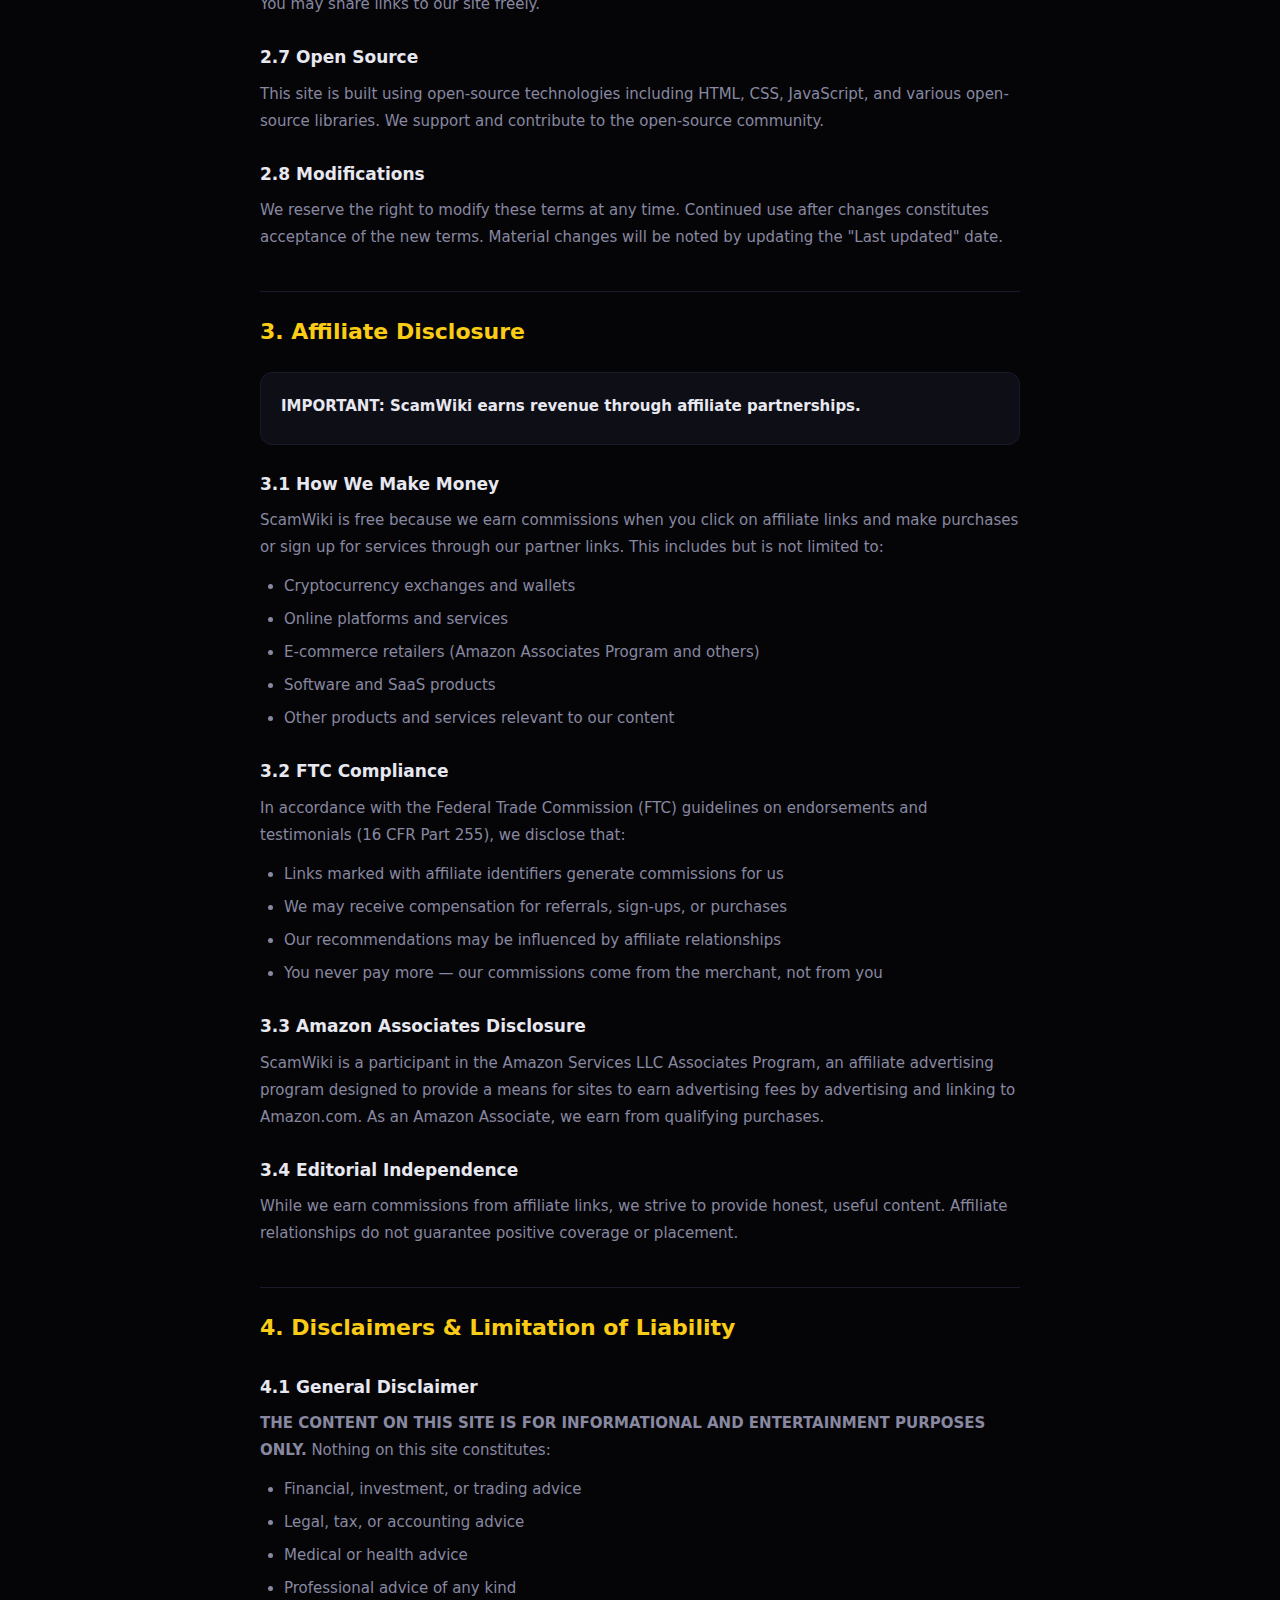
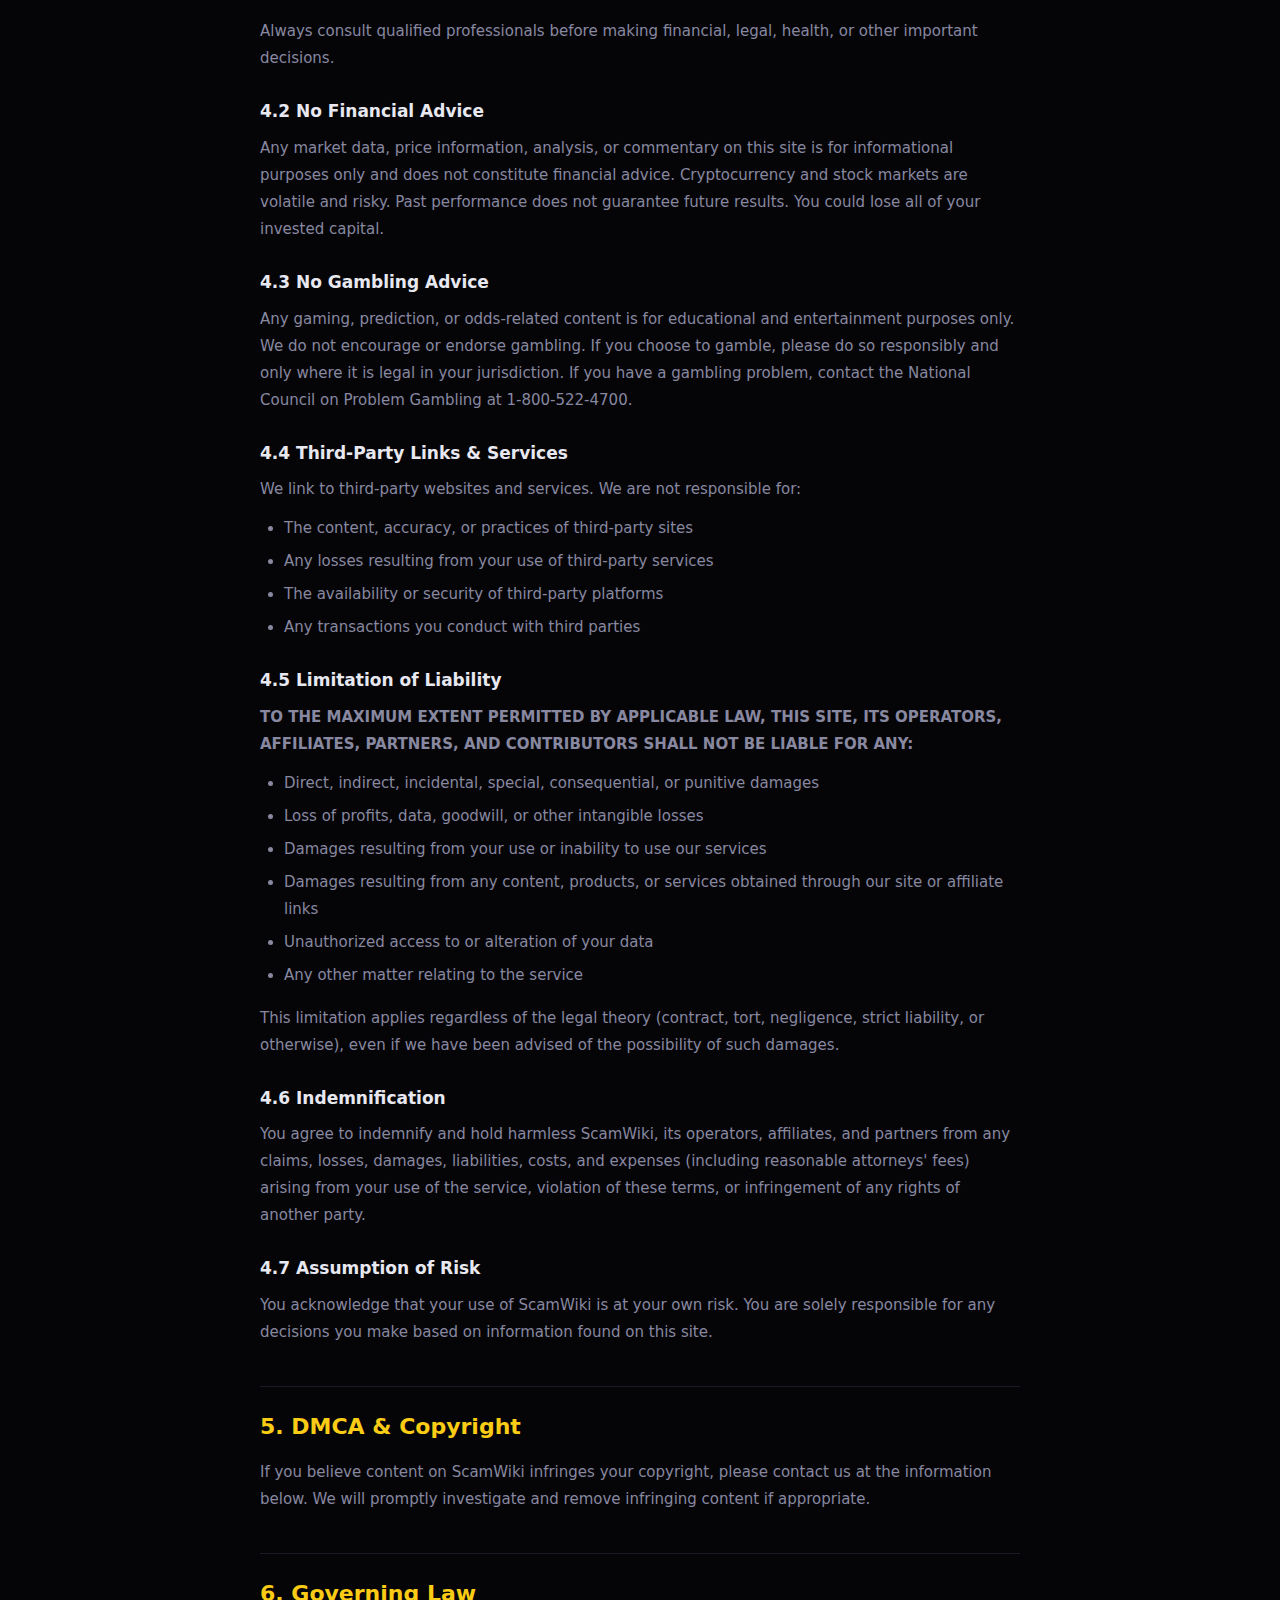
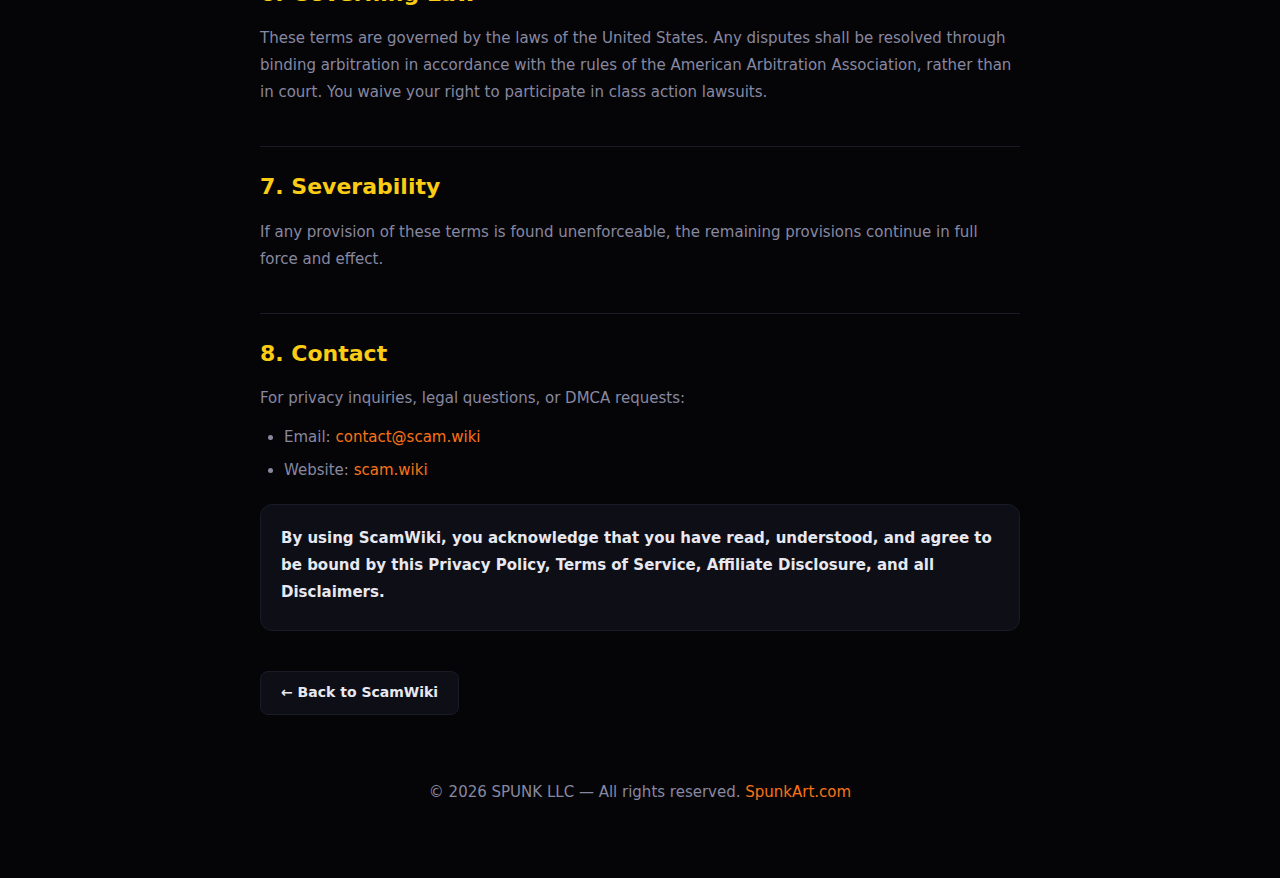
<file: privacy.html>
<!DOCTYPE html>
<html lang="en">
<head>
<meta charset="UTF-8">
<meta name="viewport" content="width=device-width,initial-scale=1">
<title>ScamWiki — Privacy Policy, Terms & Legal</title>
<meta name="description" content="Privacy policy, terms of service, affiliate disclosure, and legal disclaimers for ScamWiki.">
<meta name="robots" content="noindex,follow">
<link rel="canonical" href="https://scam.wiki/privacy.html">
<style>
*{margin:0;padding:0;box-sizing:border-box}
body{font-family:system-ui,-apple-system,BlinkMacSystemFont,'Segoe UI',Roboto,sans-serif;background:#050508;color:#e8e8f0;line-height:1.8;padding:20px}
.legal{max-width:800px;margin:0 auto;padding:40px 20px}
a{color:#f97316;text-decoration:none}
a:hover{text-decoration:underline}
h1{font-size:32px;font-weight:900;margin-bottom:8px;color:#f97316}
h2{font-size:22px;font-weight:800;margin-top:40px;margin-bottom:12px;padding-top:20px;border-top:1px solid #1a1a28;color:#facc15}
h3{font-size:17px;font-weight:700;margin-top:24px;margin-bottom:8px;color:#e8e8f0}
p,li{font-size:15px;color:#8888a0;margin-bottom:12px}
ul{padding-left:24px;margin-bottom:16px}
li{margin-bottom:6px}
.back{display:inline-block;margin-bottom:24px;padding:8px 20px;background:#0e0e16;border:1px solid #1a1a28;border-radius:8px;font-size:14px;font-weight:600;color:#e8e8f0}
.back:hover{border-color:#f97316;text-decoration:none}
.updated{font-size:13px;color:#555568;margin-bottom:32px}
.highlight{background:#0e0e16;border:1px solid #1a1a28;border-radius:12px;padding:20px;margin:20px 0}
.highlight p{color:#e8e8f0;font-weight:600;margin-bottom:4px}
</style>
</head>
<body>
<div class="legal">
<a href="/" class="back">&larr; Back to ScamWiki</a>
<h1>ScamWiki — Legal</h1>
<p class="updated">Last updated: February 19, 2026 | Effective immediately</p>

<div class="highlight">
<p>ScamWiki is 100% free to use. We do not charge users any fees, ever.</p>
<p>We earn revenue solely through affiliate partnerships and referral commissions.</p>
<p>You are never required to purchase anything. All tools and content are free.</p>
</div>


<div style="margin:20px 0;padding:16px 20px;background:#0e0e16;border:1px solid #1a1a28;border-radius:10px;">
<p style="color:#e8e8f0;font-weight:700;margin-bottom:4px;">Ownership</p>
<p style="color:#8888a0;margin-bottom:0;">This website is owned and operated by <strong style="color:#e8e8f0;">SPUNK LLC</strong>, a limited liability company registered in Illinois, USA (2026). All sites in the SpunkArt network are wholly owned by SPUNK LLC. Contact: <a href="https://x.com/SpunkArt13">@SpunkArt13</a></p>
</div>
<h2>1. Privacy Policy</h2>

<h3>1.1 Information We Collect</h3>
<p>We collect minimal, anonymized data to improve our services:</p>
<ul>
<li><strong>Analytics Data:</strong> Page views, tool usage, search queries, and click patterns via Google Analytics (GA4). This data is aggregated and anonymized — we cannot identify individual users.</li>
<li><strong>Visitor Counts:</strong> Anonymous visitor counters stored via Firebase Realtime Database. No personal information is attached.</li>
<li><strong>Search Queries:</strong> Anonymized search terms entered on our site, used solely to improve content relevance.</li>
<li><strong>Referral Data:</strong> If you arrive via a referral link, we track the referral source (not your identity) to credit the referrer.</li>
<li><strong>Newsletter Email:</strong> If you voluntarily subscribe to our newsletter (powered by Beehiiv), your email is stored by Beehiiv under their privacy policy. We do not sell, share, or misuse email addresses.</li>
</ul>

<h3>1.2 Information We Do NOT Collect</h3>
<ul>
<li>We do NOT collect names, addresses, phone numbers, or payment information.</li>
<li>We do NOT use cookies for tracking (we use localStorage for preferences only).</li>
<li>We do NOT sell, rent, or share any user data with third parties.</li>
<li>We do NOT require account creation to use any feature.</li>
<li>We do NOT store photos, personal files, or sensitive information.</li>
</ul>

<h3>1.3 Local Storage</h3>
<p>We use your browser's localStorage (not cookies) to store:</p>
<ul>
<li>Session preferences and UI state</li>
<li>Referral tracking ID (a random anonymous identifier)</li>
<li>Feature usage state (no personal data)</li>
</ul>
<p>You can clear this data at any time by clearing your browser's site data.</p>

<h3>1.4 Third-Party Services</h3>
<p>We use the following third-party services, each governed by their own privacy policies:</p>
<ul>
<li><strong>Google Analytics (GA4):</strong> Anonymous usage analytics. <a href="https://policies.google.com/privacy" target="_blank">Google Privacy Policy</a></li>
<li><strong>Firebase Realtime Database:</strong> Anonymous counters and aggregated data. <a href="https://firebase.google.com/support/privacy" target="_blank">Firebase Privacy</a></li>
<li><strong>GitHub Pages:</strong> Website hosting. <a href="https://docs.github.com/en/site-policy/privacy-policies/github-general-privacy-statement" target="_blank">GitHub Privacy</a></li>
</ul>

<h3>1.5 Data Retention & Deletion</h3>
<p>Aggregated analytics data is retained indefinitely for trend analysis. Since we do not collect personal data, there is no personal data to delete. If you subscribed to our newsletter, you can unsubscribe at any time via the link in any email.</p>

<h3>1.6 Children's Privacy</h3>
<p>Our services are not directed to children under 13 (or 16 in the EU). We do not knowingly collect data from minors.</p>

<h3>1.7 International Users</h3>
<p>Our services are available worldwide. By using this site, you consent to the transfer of anonymized analytics data to the United States where our service providers operate.</p>

<h2 id="terms">2. Terms of Service</h2>

<h3>2.1 Acceptance</h3>
<p>By accessing or using ScamWiki ("scam.wiki"), you agree to these Terms of Service. If you do not agree, please do not use our services.</p>

<h3>2.2 Service Description</h3>
<p>ScamWiki is a free informational platform that provides Scam encyclopedia and database. All services are provided free of charge.</p>

<h3>2.3 Free Service</h3>
<p>ScamWiki is completely free to use. We do not charge subscription fees, access fees, or any other user fees. We generate revenue exclusively through affiliate partnerships (see Section 3).</p>

<h3>2.4 No Warranties</h3>
<p>All content, tools, data, and services are provided "AS IS" and "AS AVAILABLE" without warranties of any kind, either express or implied, including but not limited to:</p>
<ul>
<li>Accuracy, completeness, or reliability of any information</li>
<li>Fitness for a particular purpose</li>
<li>Non-infringement of third-party rights</li>
<li>Uninterrupted or error-free service</li>
<li>Security of data transmission</li>
</ul>

<h3>2.5 User Conduct</h3>
<p>You agree not to:</p>
<ul>
<li>Use the service for any unlawful purpose</li>
<li>Attempt to gain unauthorized access to our systems</li>
<li>Interfere with the proper functioning of the service</li>
<li>Scrape, crawl, or harvest data in an automated manner that degrades service quality</li>
<li>Misrepresent your identity or affiliation</li>
</ul>

<h3>2.6 Intellectual Property</h3>
<p>All content, design, logos, and code on ScamWiki are the property of ScamWiki and its operators. You may share links to our site freely.</p>

<h3>2.7 Open Source</h3>
<p>This site is built using open-source technologies including HTML, CSS, JavaScript, and various open-source libraries. We support and contribute to the open-source community.</p>

<h3>2.8 Modifications</h3>
<p>We reserve the right to modify these terms at any time. Continued use after changes constitutes acceptance of the new terms. Material changes will be noted by updating the "Last updated" date.</p>

<h2 id="affiliate">3. Affiliate Disclosure</h2>

<div class="highlight">
<p>IMPORTANT: ScamWiki earns revenue through affiliate partnerships.</p>
</div>

<h3>3.1 How We Make Money</h3>
<p>ScamWiki is free because we earn commissions when you click on affiliate links and make purchases or sign up for services through our partner links. This includes but is not limited to:</p>
<ul>
<li>Cryptocurrency exchanges and wallets</li>
<li>Online platforms and services</li>
<li>E-commerce retailers (Amazon Associates Program and others)</li>
<li>Software and SaaS products</li>
<li>Other products and services relevant to our content</li>
</ul>

<h3>3.2 FTC Compliance</h3>
<p>In accordance with the Federal Trade Commission (FTC) guidelines on endorsements and testimonials (16 CFR Part 255), we disclose that:</p>
<ul>
<li>Links marked with affiliate identifiers generate commissions for us</li>
<li>We may receive compensation for referrals, sign-ups, or purchases</li>
<li>Our recommendations may be influenced by affiliate relationships</li>
<li>You never pay more — our commissions come from the merchant, not from you</li>
</ul>

<h3>3.3 Amazon Associates Disclosure</h3>
<p>ScamWiki is a participant in the Amazon Services LLC Associates Program, an affiliate advertising program designed to provide a means for sites to earn advertising fees by advertising and linking to Amazon.com. As an Amazon Associate, we earn from qualifying purchases.</p>

<h3>3.4 Editorial Independence</h3>
<p>While we earn commissions from affiliate links, we strive to provide honest, useful content. Affiliate relationships do not guarantee positive coverage or placement.</p>

<h2>4. Disclaimers & Limitation of Liability</h2>

<h3>4.1 General Disclaimer</h3>
<p><strong>THE CONTENT ON THIS SITE IS FOR INFORMATIONAL AND ENTERTAINMENT PURPOSES ONLY.</strong> Nothing on this site constitutes:</p>
<ul>
<li>Financial, investment, or trading advice</li>
<li>Legal, tax, or accounting advice</li>
<li>Medical or health advice</li>
<li>Professional advice of any kind</li>
</ul>
<p>Always consult qualified professionals before making financial, legal, health, or other important decisions.</p>

<h3>4.2 No Financial Advice</h3>
<p>Any market data, price information, analysis, or commentary on this site is for informational purposes only and does not constitute financial advice. Cryptocurrency and stock markets are volatile and risky. Past performance does not guarantee future results. You could lose all of your invested capital.</p>

<h3>4.3 No Gambling Advice</h3>
<p>Any gaming, prediction, or odds-related content is for educational and entertainment purposes only. We do not encourage or endorse gambling. If you choose to gamble, please do so responsibly and only where it is legal in your jurisdiction. If you have a gambling problem, contact the National Council on Problem Gambling at 1-800-522-4700.</p>

<h3>4.4 Third-Party Links & Services</h3>
<p>We link to third-party websites and services. We are not responsible for:</p>
<ul>
<li>The content, accuracy, or practices of third-party sites</li>
<li>Any losses resulting from your use of third-party services</li>
<li>The availability or security of third-party platforms</li>
<li>Any transactions you conduct with third parties</li>
</ul>

<h3>4.5 Limitation of Liability</h3>
<p><strong>TO THE MAXIMUM EXTENT PERMITTED BY APPLICABLE LAW, THIS SITE, ITS OPERATORS, AFFILIATES, PARTNERS, AND CONTRIBUTORS SHALL NOT BE LIABLE FOR ANY:</strong></p>
<ul>
<li>Direct, indirect, incidental, special, consequential, or punitive damages</li>
<li>Loss of profits, data, goodwill, or other intangible losses</li>
<li>Damages resulting from your use or inability to use our services</li>
<li>Damages resulting from any content, products, or services obtained through our site or affiliate links</li>
<li>Unauthorized access to or alteration of your data</li>
<li>Any other matter relating to the service</li>
</ul>
<p>This limitation applies regardless of the legal theory (contract, tort, negligence, strict liability, or otherwise), even if we have been advised of the possibility of such damages.</p>

<h3>4.6 Indemnification</h3>
<p>You agree to indemnify and hold harmless ScamWiki, its operators, affiliates, and partners from any claims, losses, damages, liabilities, costs, and expenses (including reasonable attorneys' fees) arising from your use of the service, violation of these terms, or infringement of any rights of another party.</p>

<h3>4.7 Assumption of Risk</h3>
<p>You acknowledge that your use of ScamWiki is at your own risk. You are solely responsible for any decisions you make based on information found on this site.</p>

<h2>5. DMCA & Copyright</h2>
<p>If you believe content on ScamWiki infringes your copyright, please contact us at the information below. We will promptly investigate and remove infringing content if appropriate.</p>

<h2>6. Governing Law</h2>
<p>These terms are governed by the laws of the United States. Any disputes shall be resolved through binding arbitration in accordance with the rules of the American Arbitration Association, rather than in court. You waive your right to participate in class action lawsuits.</p>

<h2>7. Severability</h2>
<p>If any provision of these terms is found unenforceable, the remaining provisions continue in full force and effect.</p>

<h2>8. Contact</h2>
<p>For privacy inquiries, legal questions, or DMCA requests:</p>
<ul>
<li>Email: <a href="mailto:contact@scam.wiki">contact@scam.wiki</a></li>
<li>Website: <a href="https://scam.wiki">scam.wiki</a></li>
</ul>

<div class="highlight">
<p>By using ScamWiki, you acknowledge that you have read, understood, and agree to be bound by this Privacy Policy, Terms of Service, Affiliate Disclosure, and all Disclaimers.</p>
</div>

<p style="margin-top:40px"><a href="/" class="back">&larr; Back to ScamWiki</a></p>
<div style="margin-top:40px;text-align:center;font-size:13px;color:#555568;"><p>&copy; 2026 SPUNK LLC &mdash; All rights reserved. <a href="https://spunkart.com">SpunkArt.com</a></p></div>
</div>
</body>
</html>
</file>
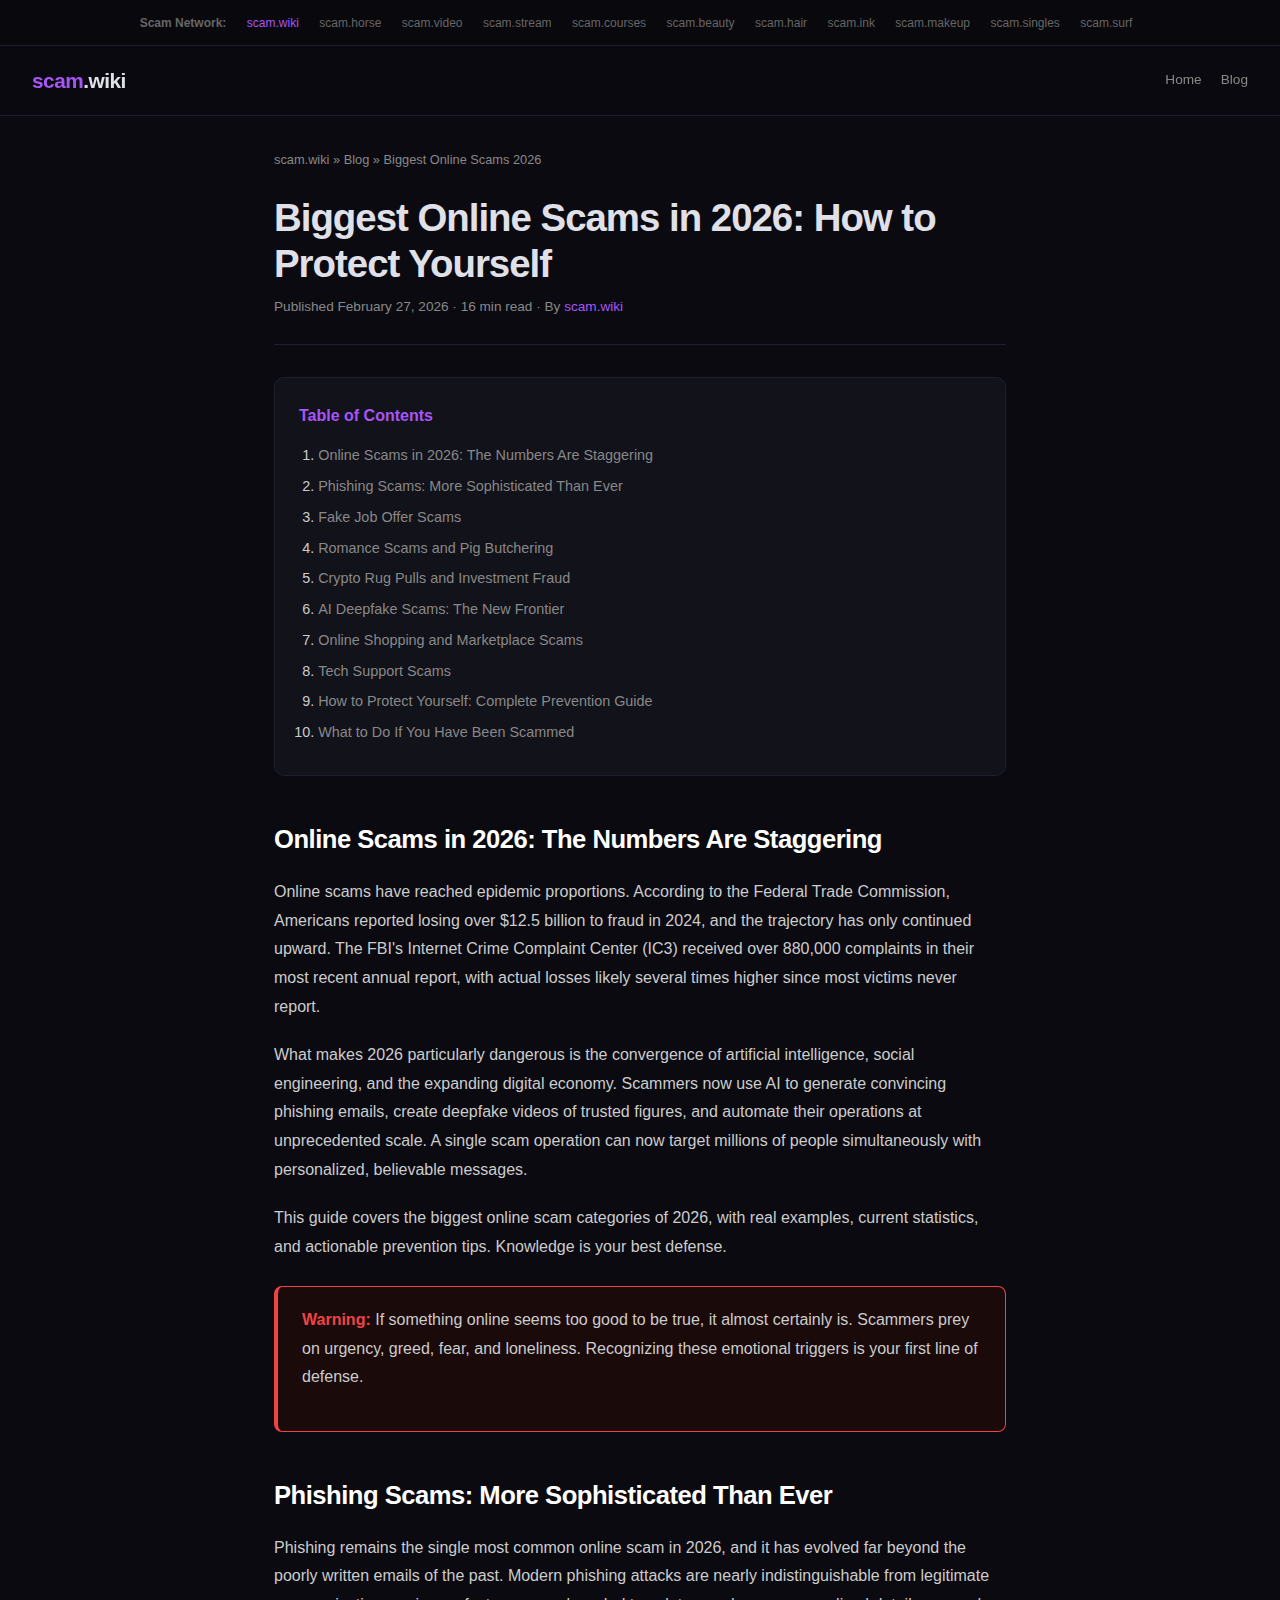
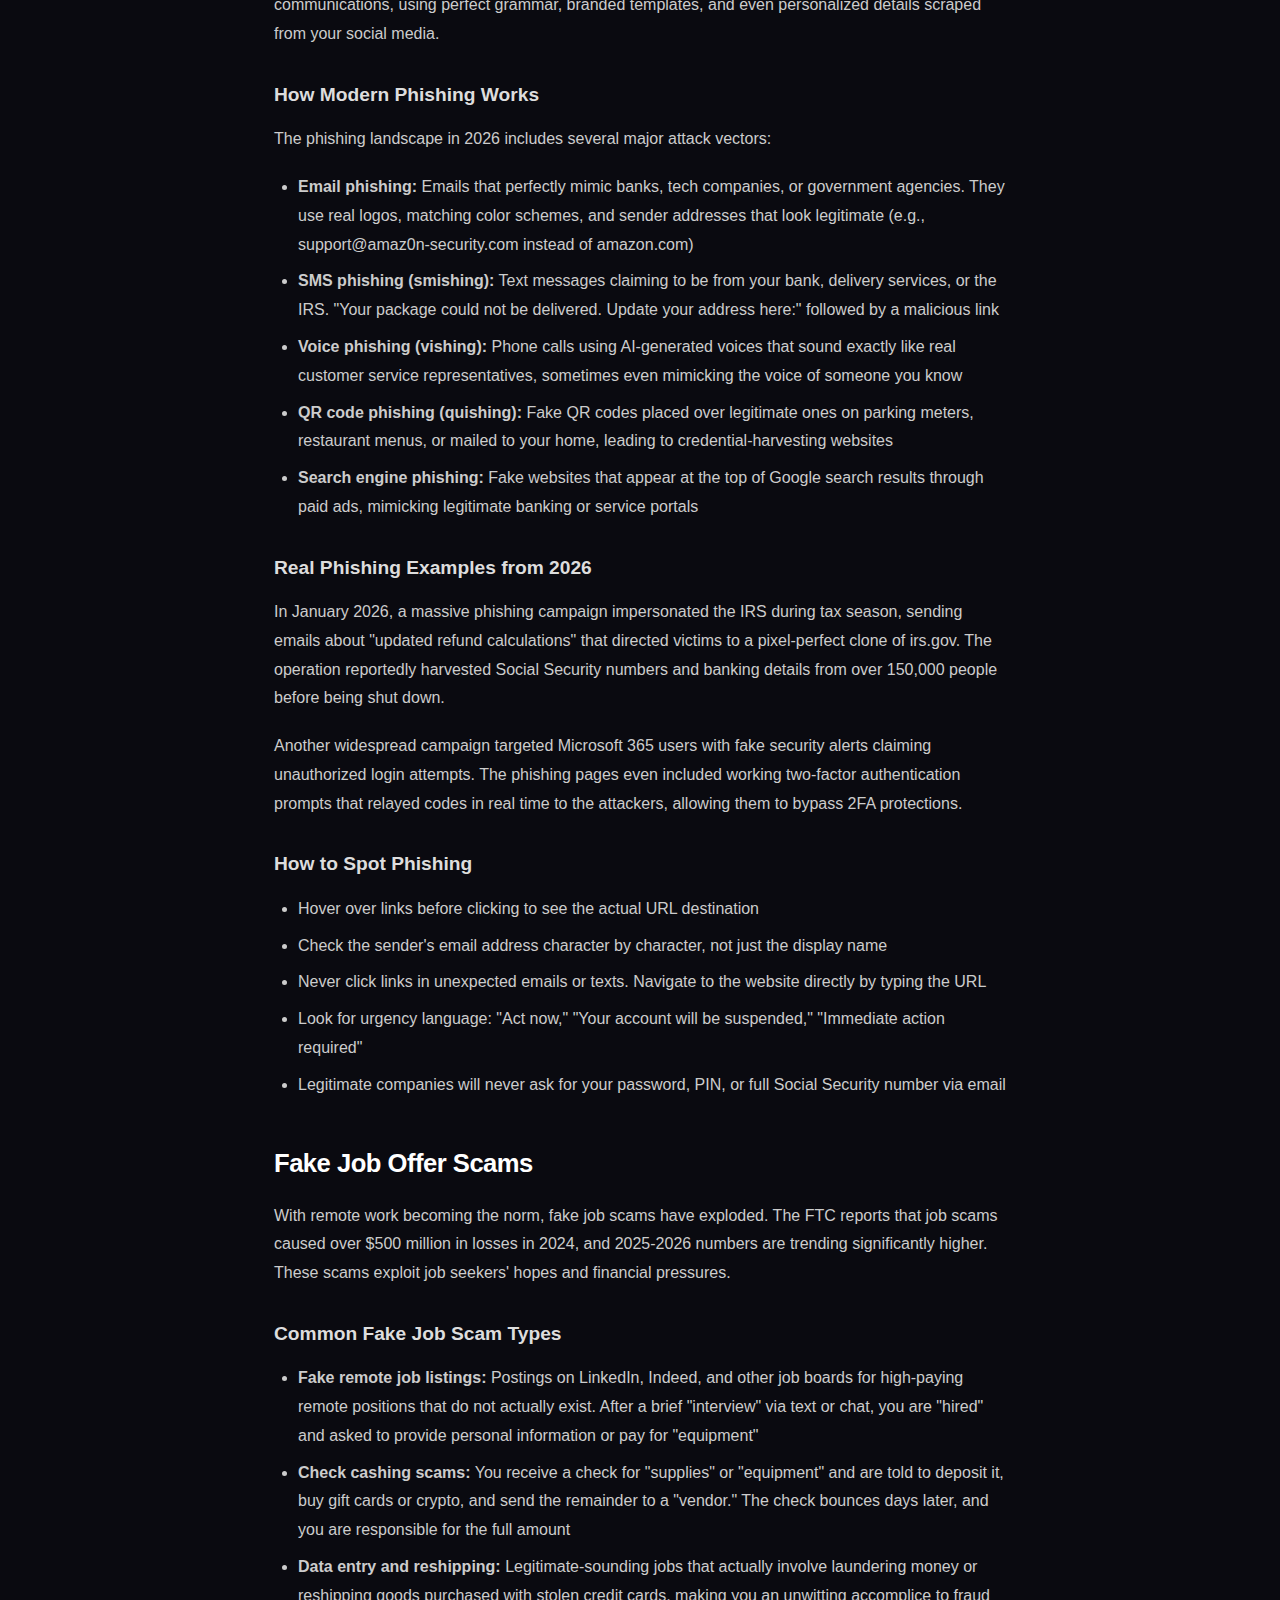
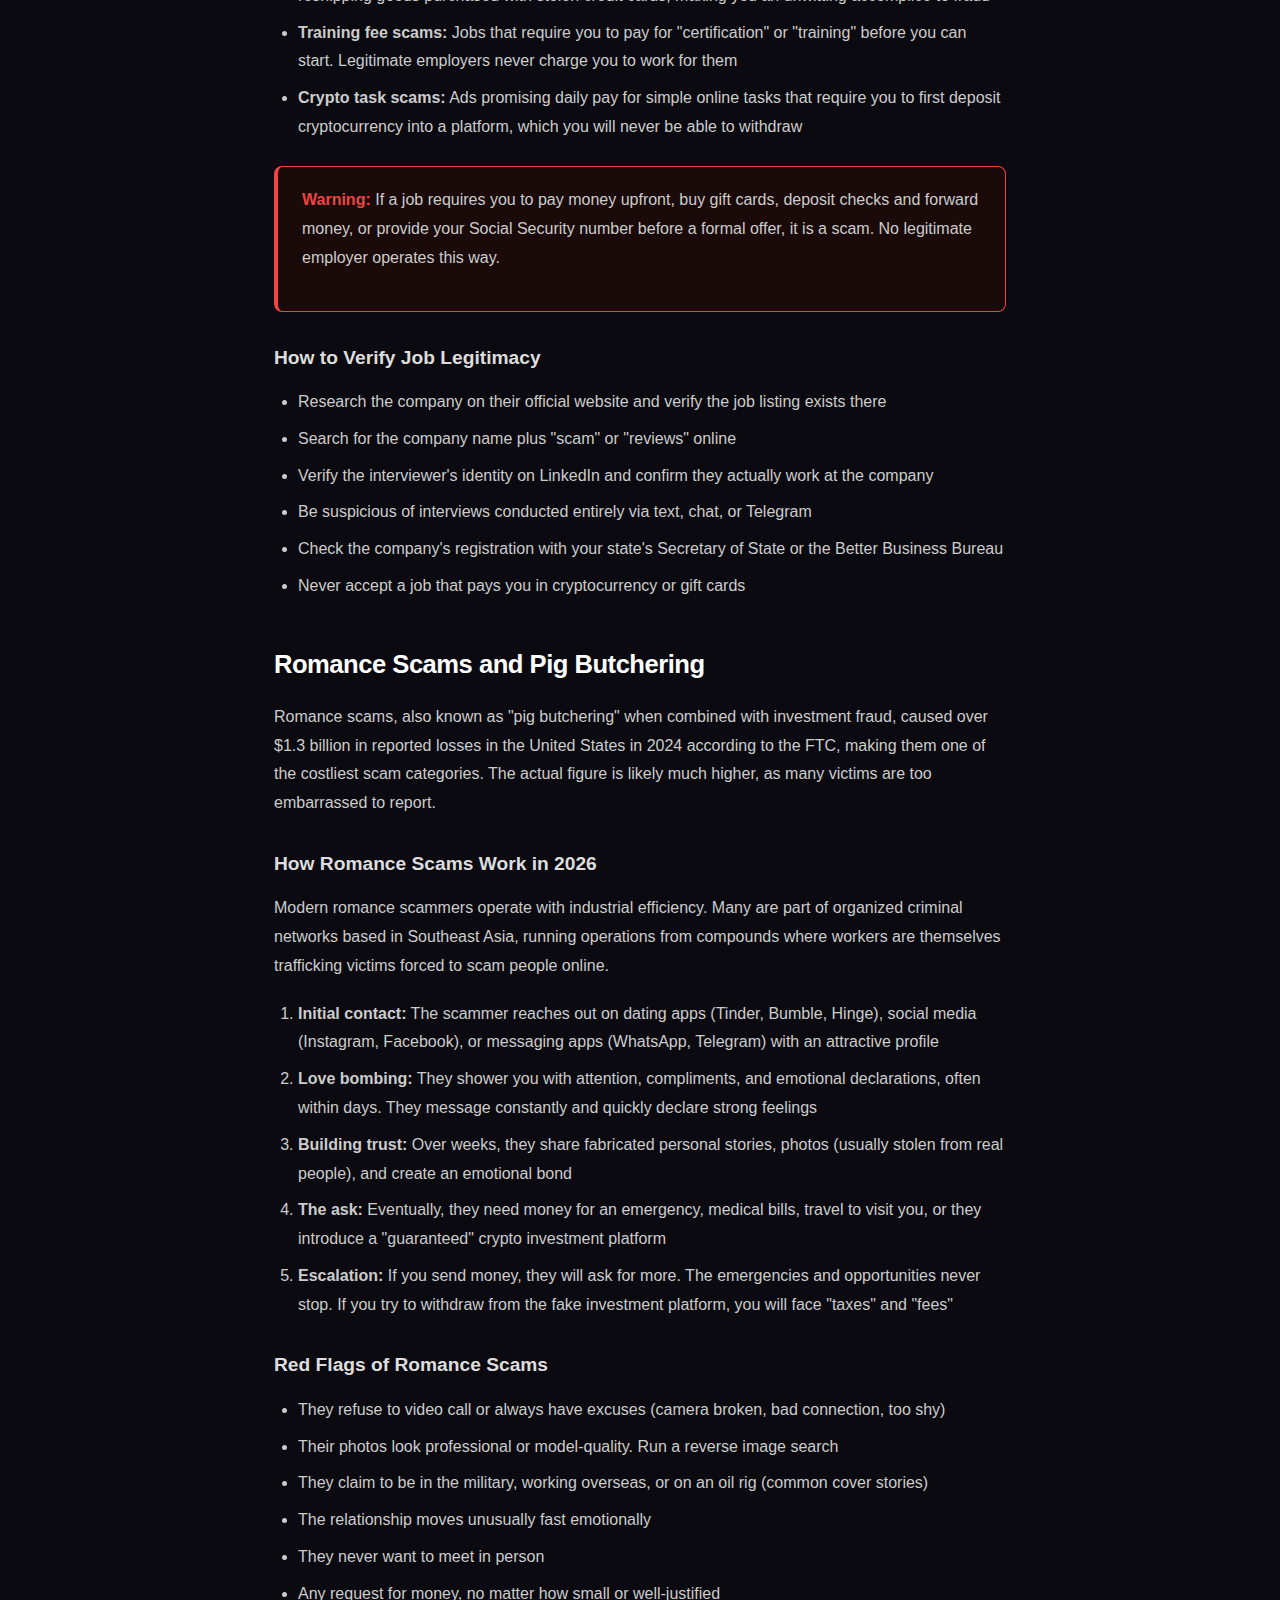
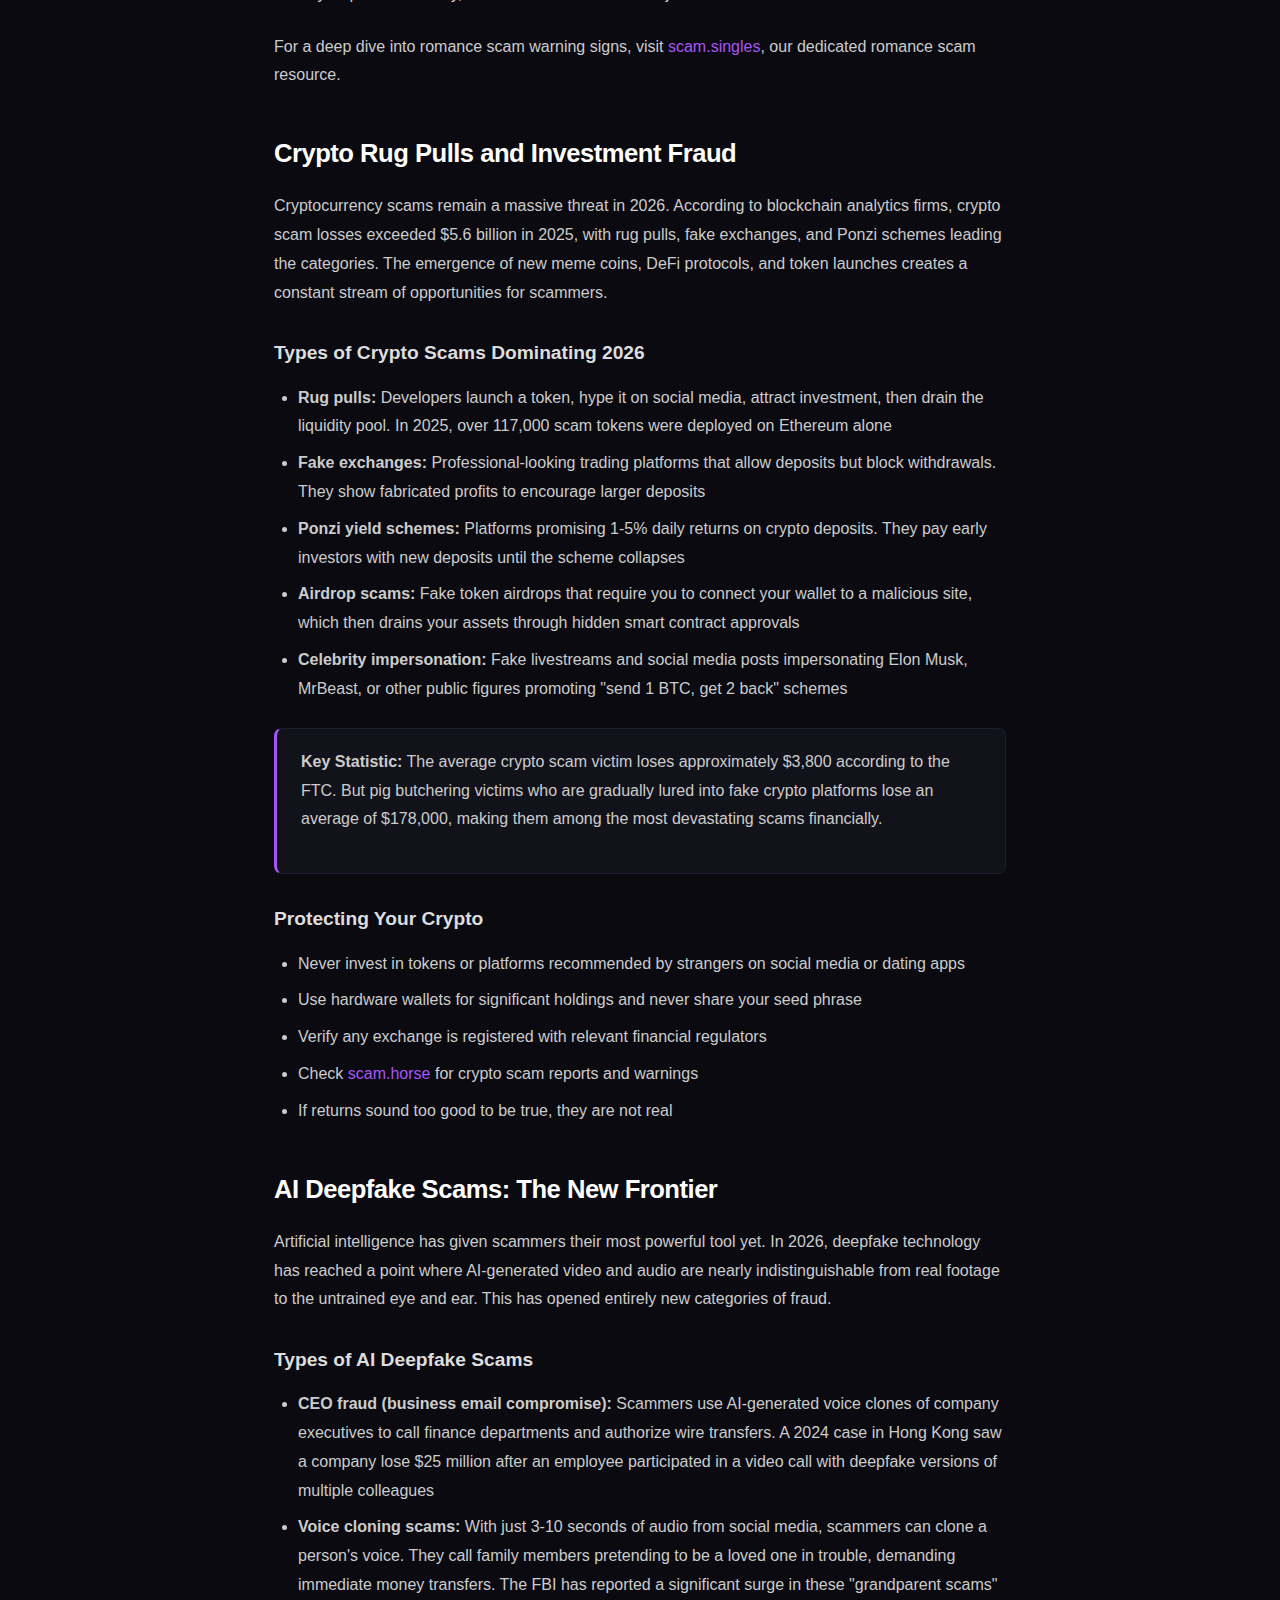
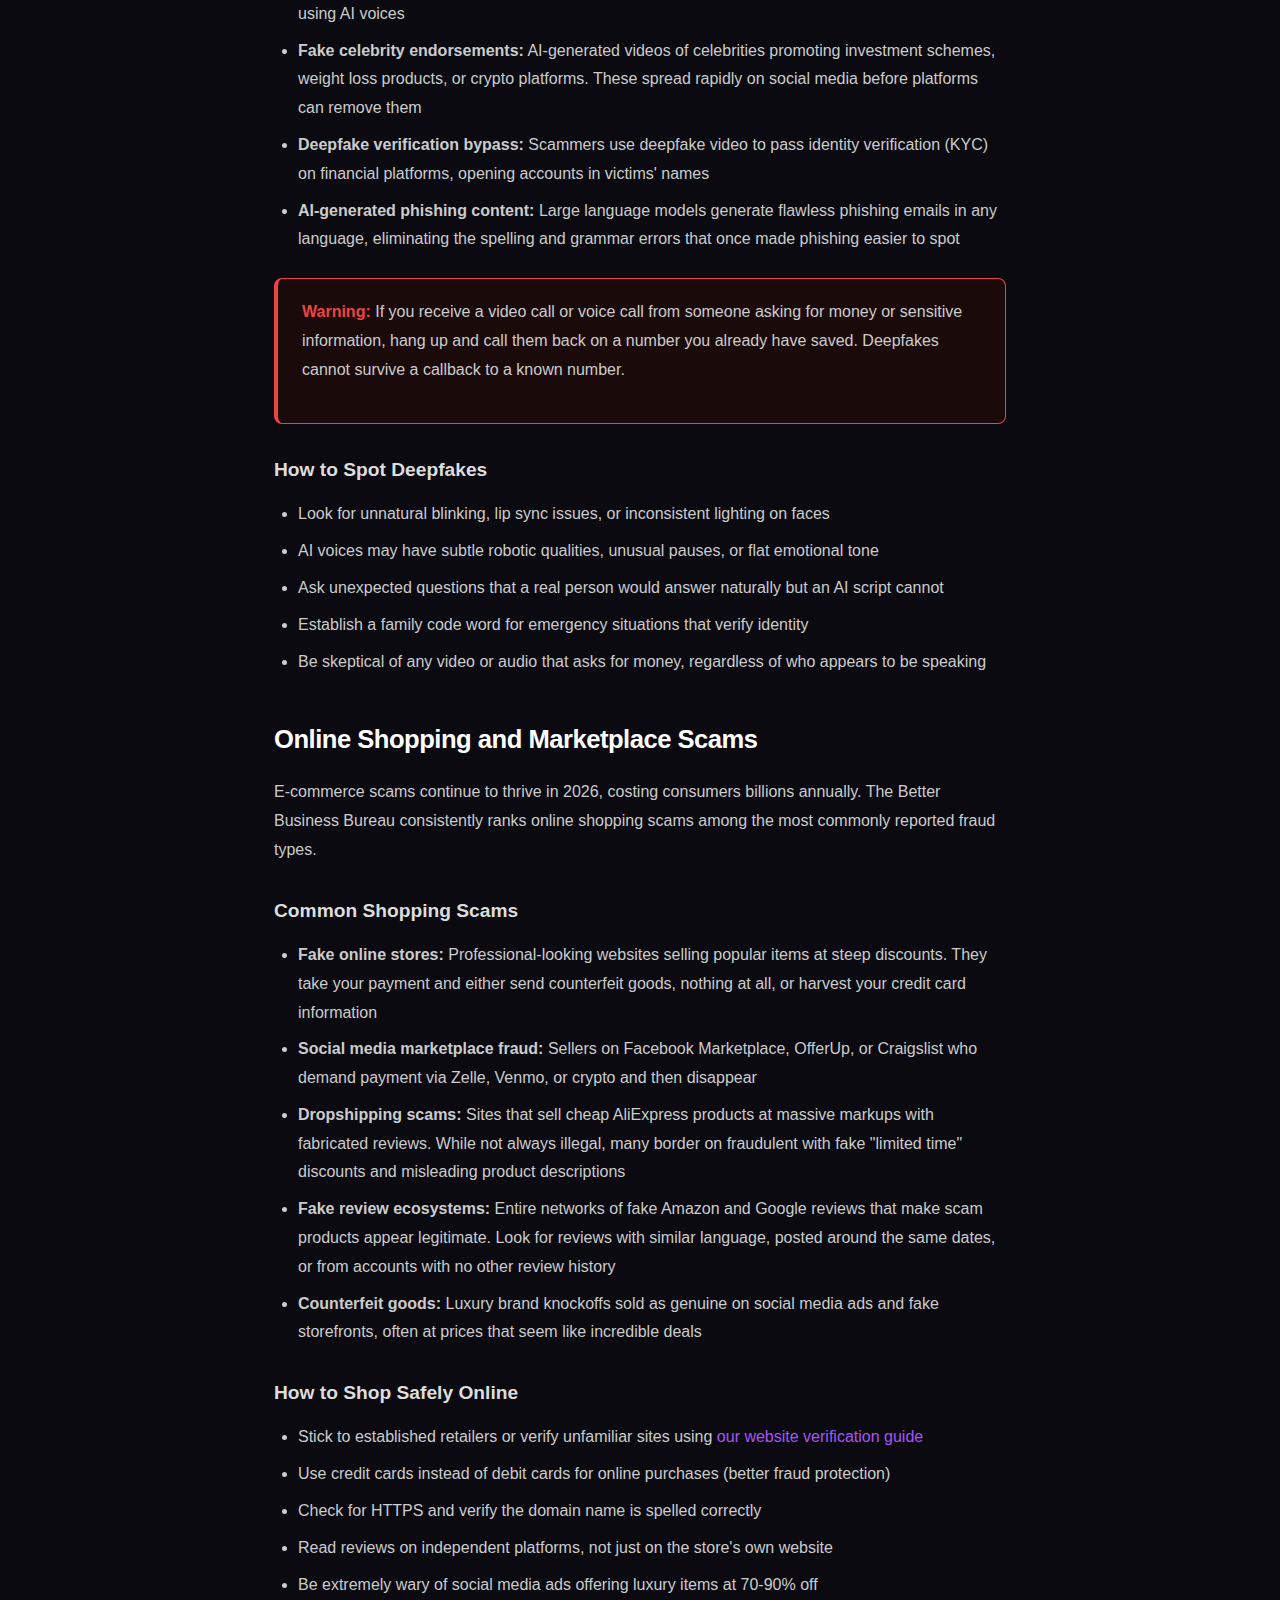
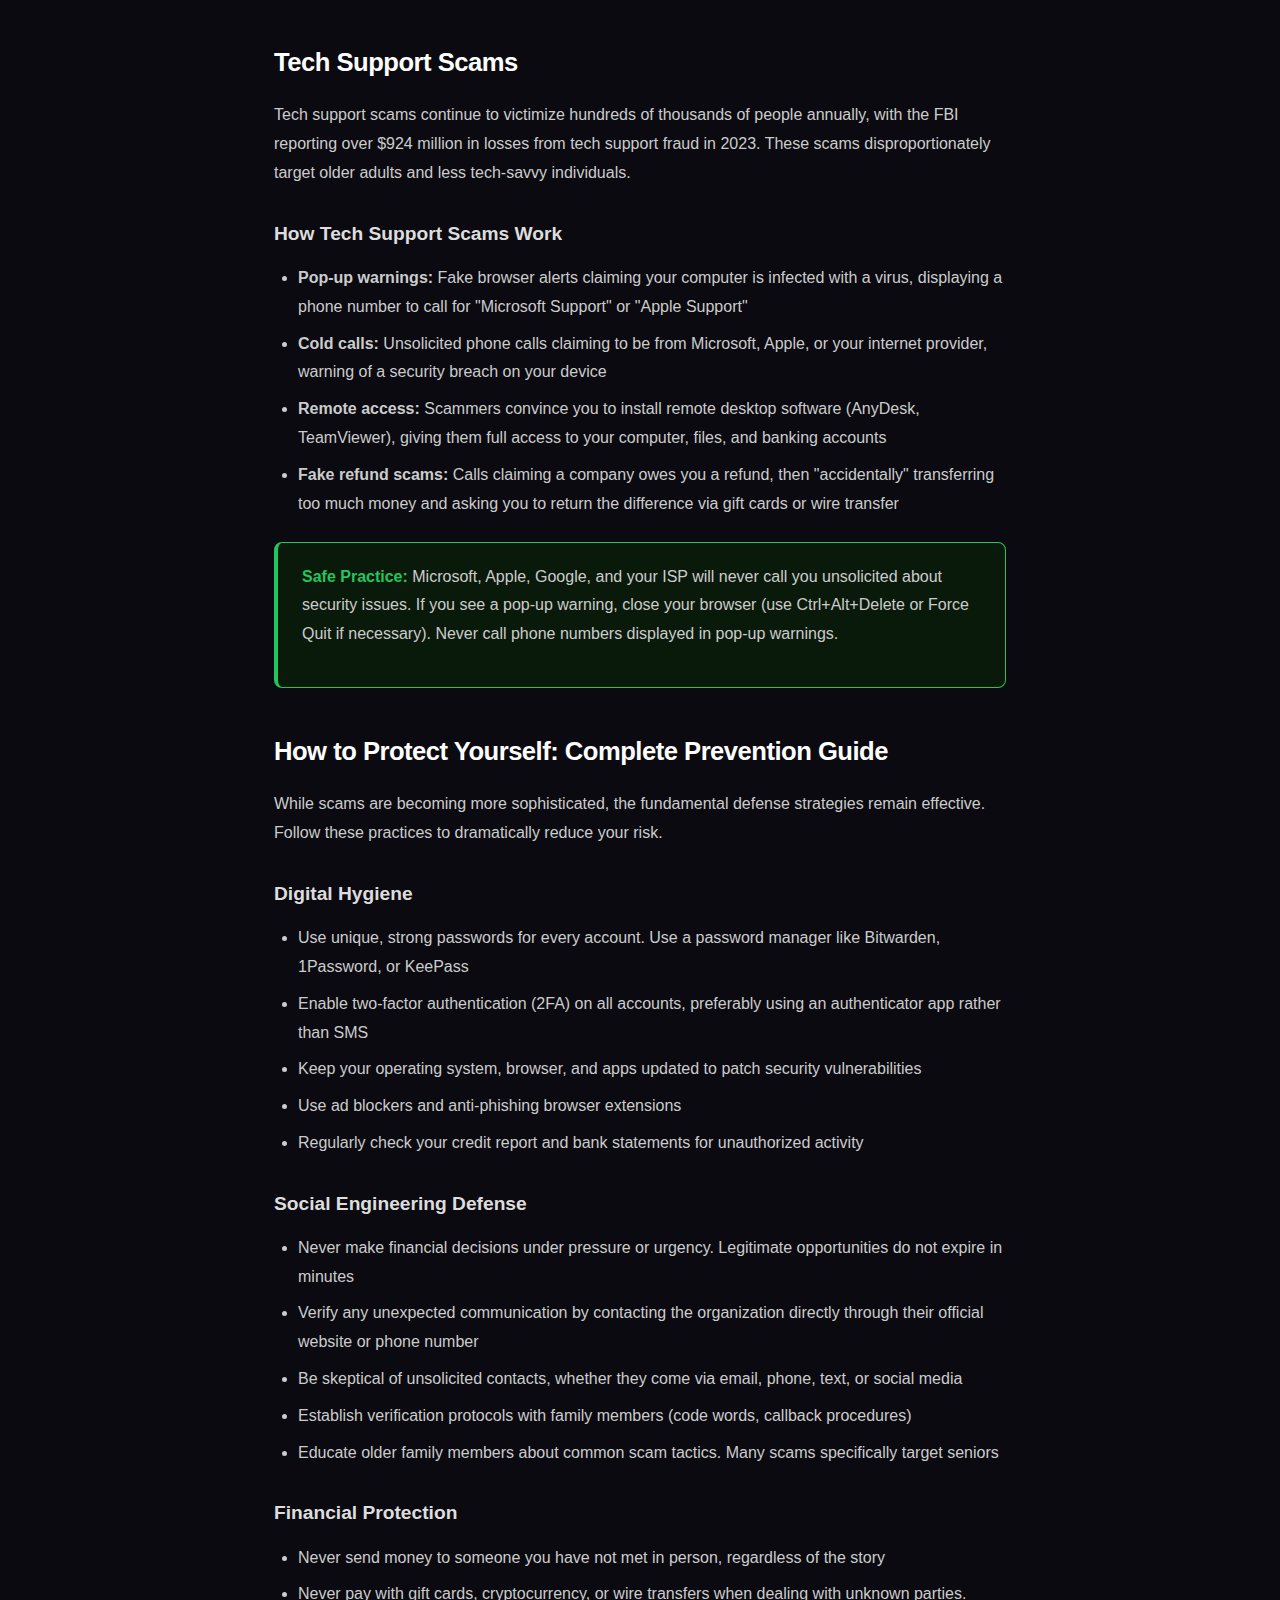
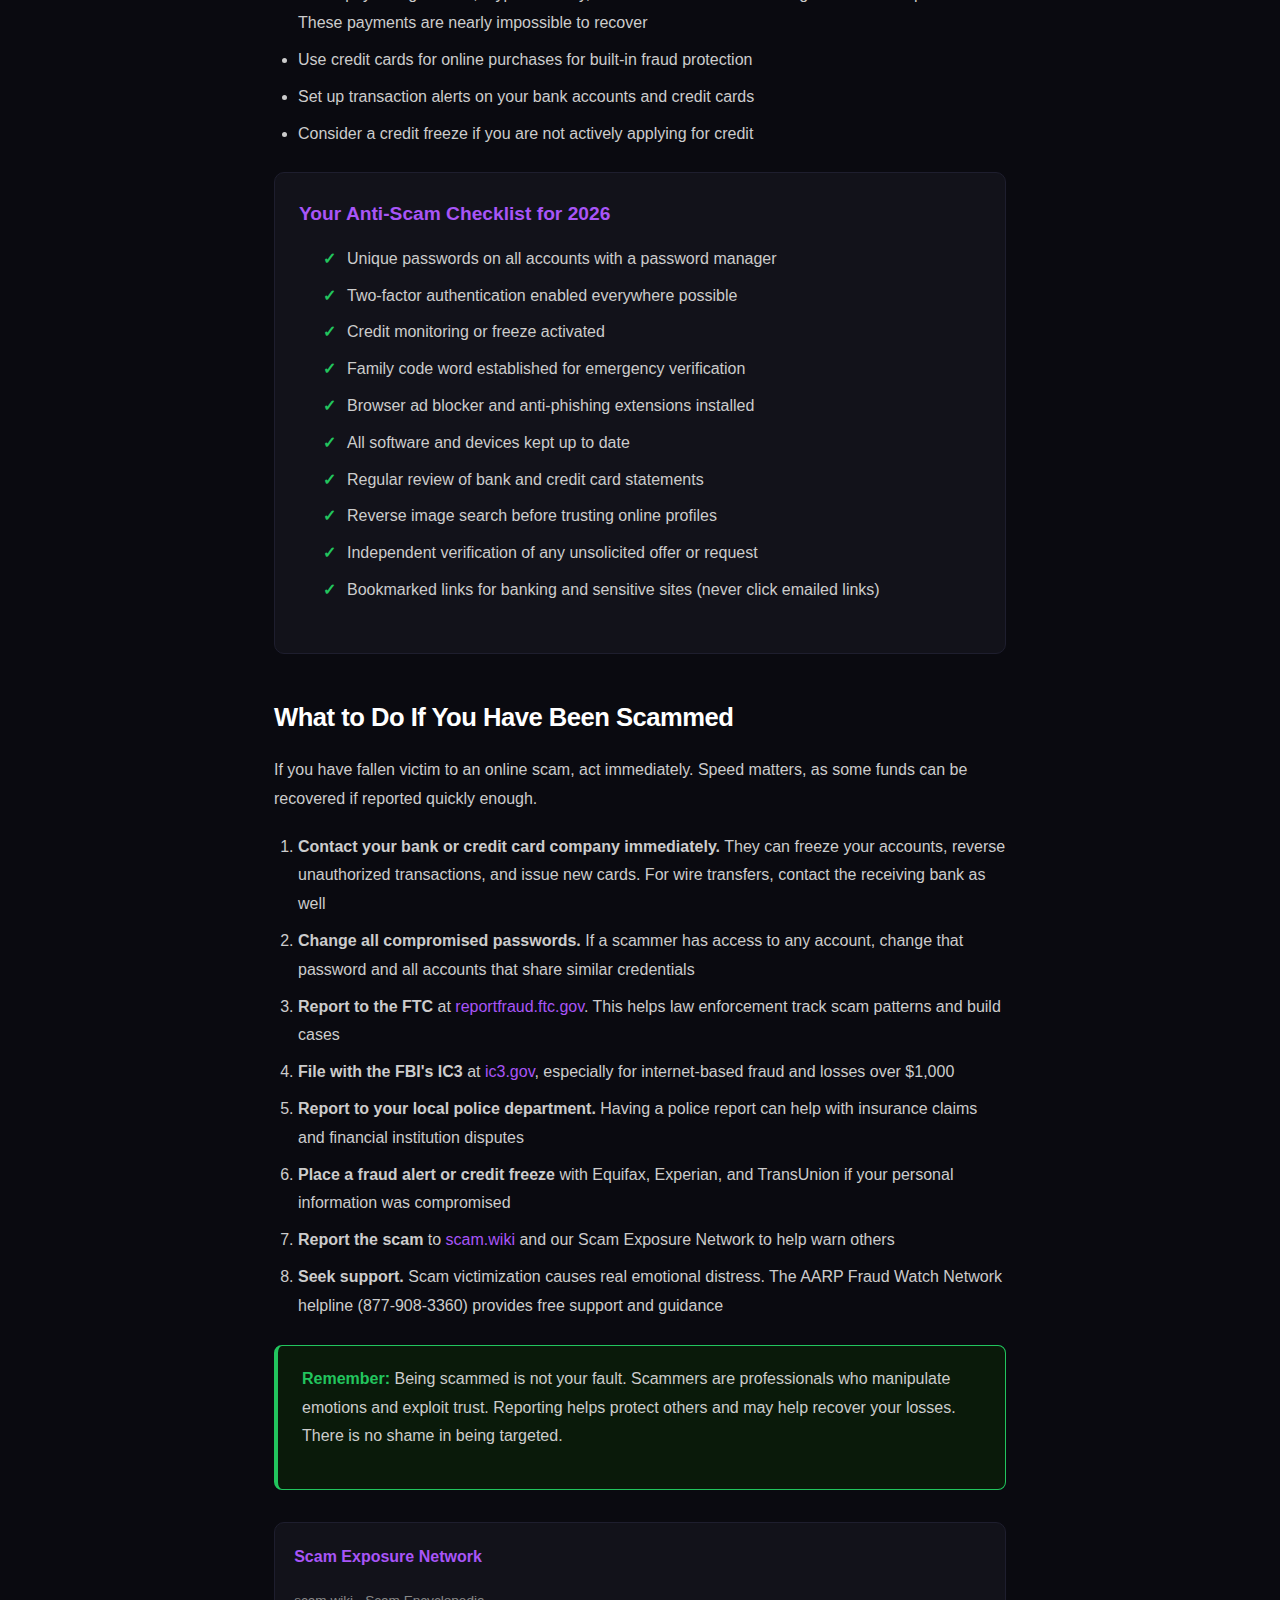
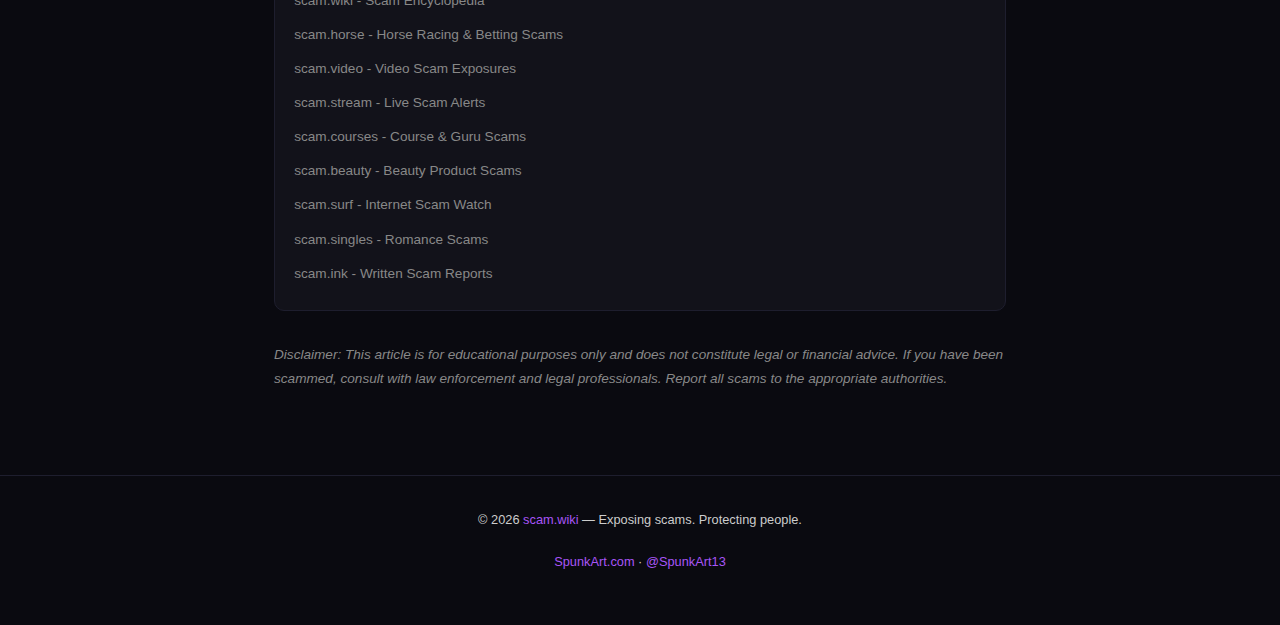
<file: blog/biggest-online-scams-2026.html>
<!DOCTYPE html>
<html lang="en">
<head>
<meta charset="UTF-8">
<meta name="viewport" content="width=device-width, initial-scale=1.0">
<title>Biggest Online Scams in 2026: How to Protect Yourself | scam.wiki</title>
<meta name="description" content="The biggest online scams of 2026 exposed. Phishing, fake job offers, romance scams, crypto rug pulls, AI deepfake fraud. Real examples and prevention tips to keep you safe.">
<meta name="keywords" content="biggest online scams 2026, phishing scams, fake job scams, romance scams, crypto rug pulls, AI deepfake scams, internet fraud 2026, online scam prevention">
<meta name="author" content="scam.wiki">
<meta name="robots" content="index, follow, max-snippet:-1, max-image-preview:large">
<link rel="canonical" href="https://scam.wiki/blog/biggest-online-scams-2026.html">
<meta property="og:type" content="article">
<meta property="og:title" content="Biggest Online Scams in 2026: How to Protect Yourself">
<meta property="og:description" content="The biggest online scams of 2026 exposed. Phishing, fake jobs, romance scams, crypto rug pulls, AI deepfakes. Real examples and how to stay safe.">
<meta property="og:url" content="https://scam.wiki/blog/biggest-online-scams-2026.html">
<meta property="og:site_name" content="scam.wiki">
<meta property="og:image" content="https://scam.wiki/og-image.svg">
<meta property="article:published_time" content="2026-02-27">
<meta name="twitter:card" content="summary_large_image">
<meta name="twitter:title" content="Biggest Online Scams in 2026: How to Protect Yourself">
<meta name="twitter:description" content="The biggest online scams of 2026 exposed. Phishing, fake jobs, romance scams, crypto rug pulls, and AI deepfake fraud.">
<meta name="twitter:image" content="https://scam.wiki/og-image.svg">
<meta name="twitter:site" content="@SpunkArt13">
<script type="application/ld+json">
{
  "@context": "https://schema.org",
  "@type": "Article",
  "headline": "Biggest Online Scams in 2026: How to Protect Yourself",
  "description": "The biggest online scams of 2026 exposed. Phishing, fake job offers, romance scams, crypto rug pulls, AI deepfake fraud. Real examples and prevention tips.",
  "author": {"@type": "Organization", "name": "scam.wiki", "url": "https://scam.wiki"},
  "publisher": {"@type": "Organization", "name": "scam.wiki", "url": "https://scam.wiki"},
  "datePublished": "2026-02-27",
  "dateModified": "2026-02-27",
  "mainEntityOfPage": {"@type": "WebPage", "@id": "https://scam.wiki/blog/biggest-online-scams-2026.html"},
  "image": "https://scam.wiki/og-image.svg",
  "keywords": ["online scams 2026", "phishing", "fake job scams", "romance scams", "crypto rug pulls", "AI deepfake scams"]
}
</script>
<!-- Google Analytics -->
<script async src="https://www.googletagmanager.com/gtag/js?id=G-GVNL11PEGP"></script>
<script>window.dataLayer=window.dataLayer||[];function gtag(){dataLayer.push(arguments);}gtag('js',new Date());gtag('config','G-GVNL11PEGP');</script>
<!-- Clarity -->
<script type="text/javascript">(function(c,l,a,r,i,t,y){c[a]=c[a]||function(){(c[a].q=c[a].q||[]).push(arguments)};t=l.createElement(r);t.async=1;t.src="https://www.clarity.ms/tag/"+i;y=l.getElementsByTagName(r)[0];y.parentNode.insertBefore(t,y);})(window,document,"clarity","script","lhq9spj7gz");</script>
<style>
  *{margin:0;padding:0;box-sizing:border-box;}
  :root{--bg:#0a0a10;--surface:#12121a;--border:#1e1e2e;--text:#e0e0e8;--dim:#888;--accent:#a855f7;--red:#ef4444;--green:#22c55e;}
  body{background:var(--bg);color:var(--text);font-family:-apple-system,BlinkMacSystemFont,'Segoe UI',sans-serif;line-height:1.8;}
  a{color:var(--accent);text-decoration:none;}
  a:hover{text-decoration:underline;}
  .nav{background:rgba(10,10,16,0.95);backdrop-filter:blur(10px);border-bottom:1px solid var(--border);padding:1rem 2rem;position:sticky;top:0;z-index:100;display:flex;align-items:center;justify-content:space-between;}
  .logo{font-size:1.3rem;font-weight:800;letter-spacing:-0.5px;}
  .logo span{color:var(--accent);}
  .nav-links{display:flex;gap:1.2rem;font-size:0.85rem;}
  .nav-links a{color:var(--dim);}
  .nav-links a:hover{color:var(--text);text-decoration:none;}
  .network-bar{background:#08080d;border-bottom:1px solid var(--border);padding:0.5rem 1rem;text-align:center;overflow-x:auto;white-space:nowrap;}
  .network-bar a{color:#666;font-size:0.75rem;margin:0 0.5rem;transition:color 0.2s;}
  .network-bar a:hover,.network-bar a.active{color:var(--accent);}
  .article{max-width:780px;margin:0 auto;padding:2rem 1.5rem 4rem;}
  .breadcrumb{font-size:0.8rem;color:var(--dim);margin-bottom:1.5rem;}
  .breadcrumb a{color:var(--dim);}
  h1{font-size:2.4rem;font-weight:900;letter-spacing:-1px;line-height:1.2;margin-bottom:0.5rem;}
  .meta{color:var(--dim);font-size:0.85rem;margin-bottom:2rem;padding-bottom:1.5rem;border-bottom:1px solid var(--border);}
  h2{font-size:1.6rem;font-weight:800;margin:2.5rem 0 1rem;letter-spacing:-0.5px;color:#fff;}
  h3{font-size:1.2rem;font-weight:700;margin:1.8rem 0 0.8rem;color:#ddd;}
  p{margin-bottom:1.2rem;color:#ccc;}
  ul,ol{margin:0 0 1.5rem 1.5rem;color:#ccc;}
  li{margin-bottom:0.5rem;}
  .warning-box{background:#1a0a0a;border:1px solid var(--red);border-left:4px solid var(--red);border-radius:8px;padding:1.2rem 1.5rem;margin:1.5rem 0;}
  .warning-box strong{color:var(--red);}
  .safe-box{background:#0a1a0a;border:1px solid var(--green);border-left:4px solid var(--green);border-radius:8px;padding:1.2rem 1.5rem;margin:1.5rem 0;}
  .safe-box strong{color:var(--green);}
  .highlight-box{background:var(--surface);border:1px solid var(--border);border-left:3px solid var(--accent);border-radius:8px;padding:1.2rem 1.5rem;margin:1.5rem 0;}
  .checklist{background:var(--surface);border:1px solid var(--border);border-radius:10px;padding:1.5rem;margin:1.5rem 0;}
  .checklist h3{margin:0 0 0.8rem;color:var(--accent);}
  .checklist li{list-style:none;padding-left:1.5rem;position:relative;}
  .checklist li::before{content:"\2713";position:absolute;left:0;color:var(--green);font-weight:bold;}
  .toc{background:var(--surface);border:1px solid var(--border);border-radius:10px;padding:1.5rem;margin-bottom:2rem;}
  .toc h3{margin:0 0 0.8rem;font-size:1rem;color:var(--accent);}
  .toc ol{margin:0 0 0 1.2rem;}
  .toc li{margin-bottom:0.3rem;font-size:0.9rem;}
  .toc a{color:var(--dim);}
  .sidebar-links{background:var(--surface);border:1px solid var(--border);border-radius:10px;padding:1.2rem;margin:2rem 0;}
  .sidebar-links h3{font-size:1rem;color:var(--accent);margin:0 0 0.8rem;}
  .sidebar-links a{display:block;color:var(--dim);font-size:0.85rem;padding:0.3rem 0;}
  footer{text-align:center;padding:2rem;border-top:1px solid var(--border);color:var(--dim);font-size:0.8rem;}
  @media(max-width:768px){h1{font-size:1.8rem;}h2{font-size:1.3rem;}.article{padding:1.5rem 1rem 3rem;}}
</style>
</head>
<body>
<div class="network-bar">
  <span style="color:#666;font-size:0.75rem;font-weight:700;margin-right:0.5rem;">Scam Network:</span>
  <a href="https://scam.wiki" class="active">scam.wiki</a>
  <a href="https://scam.horse">scam.horse</a>
  <a href="https://scam.video">scam.video</a>
  <a href="https://scam.stream">scam.stream</a>
  <a href="https://scam.courses">scam.courses</a>
  <a href="https://scam.beauty">scam.beauty</a>
  <a href="https://scam.hair">scam.hair</a>
  <a href="https://scam.ink">scam.ink</a>
  <a href="https://scam.makeup">scam.makeup</a>
  <a href="https://scam.singles">scam.singles</a>
  <a href="https://scam.surf">scam.surf</a>
</div>
<nav class="nav">
  <div class="logo"><span>scam</span>.wiki</div>
  <div class="nav-links">
    <a href="https://scam.wiki/">Home</a>
    <a href="https://scam.wiki/blog/biggest-online-scams-2026.html">Blog</a>
  </div>
</nav>

<article class="article">
  <div class="breadcrumb">
    <a href="https://scam.wiki/">scam.wiki</a> &raquo; Blog &raquo; Biggest Online Scams 2026
  </div>

  <h1>Biggest Online Scams in 2026: How to Protect Yourself</h1>
  <div class="meta">Published February 27, 2026 &middot; 16 min read &middot; By <a href="https://scam.wiki/">scam.wiki</a></div>

  <div class="toc">
    <h3>Table of Contents</h3>
    <ol>
      <li><a href="#overview">Online Scams in 2026: The Numbers Are Staggering</a></li>
      <li><a href="#phishing">Phishing Scams: More Sophisticated Than Ever</a></li>
      <li><a href="#fake-jobs">Fake Job Offer Scams</a></li>
      <li><a href="#romance">Romance Scams and Pig Butchering</a></li>
      <li><a href="#crypto">Crypto Rug Pulls and Investment Fraud</a></li>
      <li><a href="#ai-deepfake">AI Deepfake Scams: The New Frontier</a></li>
      <li><a href="#shopping">Online Shopping and Marketplace Scams</a></li>
      <li><a href="#tech-support">Tech Support Scams</a></li>
      <li><a href="#prevention">How to Protect Yourself: Complete Prevention Guide</a></li>
      <li><a href="#report">What to Do If You Have Been Scammed</a></li>
    </ol>
  </div>

  <h2 id="overview">Online Scams in 2026: The Numbers Are Staggering</h2>
  <p>Online scams have reached epidemic proportions. According to the Federal Trade Commission, Americans reported losing over $12.5 billion to fraud in 2024, and the trajectory has only continued upward. The FBI's Internet Crime Complaint Center (IC3) received over 880,000 complaints in their most recent annual report, with actual losses likely several times higher since most victims never report.</p>
  <p>What makes 2026 particularly dangerous is the convergence of artificial intelligence, social engineering, and the expanding digital economy. Scammers now use AI to generate convincing phishing emails, create deepfake videos of trusted figures, and automate their operations at unprecedented scale. A single scam operation can now target millions of people simultaneously with personalized, believable messages.</p>
  <p>This guide covers the biggest online scam categories of 2026, with real examples, current statistics, and actionable prevention tips. Knowledge is your best defense.</p>

  <div class="warning-box">
    <p><strong>Warning:</strong> If something online seems too good to be true, it almost certainly is. Scammers prey on urgency, greed, fear, and loneliness. Recognizing these emotional triggers is your first line of defense.</p>
  </div>

  <h2 id="phishing">Phishing Scams: More Sophisticated Than Ever</h2>
  <p>Phishing remains the single most common online scam in 2026, and it has evolved far beyond the poorly written emails of the past. Modern phishing attacks are nearly indistinguishable from legitimate communications, using perfect grammar, branded templates, and even personalized details scraped from your social media.</p>

  <h3>How Modern Phishing Works</h3>
  <p>The phishing landscape in 2026 includes several major attack vectors:</p>
  <ul>
    <li><strong>Email phishing:</strong> Emails that perfectly mimic banks, tech companies, or government agencies. They use real logos, matching color schemes, and sender addresses that look legitimate (e.g., support@amaz0n-security.com instead of amazon.com)</li>
    <li><strong>SMS phishing (smishing):</strong> Text messages claiming to be from your bank, delivery services, or the IRS. "Your package could not be delivered. Update your address here:" followed by a malicious link</li>
    <li><strong>Voice phishing (vishing):</strong> Phone calls using AI-generated voices that sound exactly like real customer service representatives, sometimes even mimicking the voice of someone you know</li>
    <li><strong>QR code phishing (quishing):</strong> Fake QR codes placed over legitimate ones on parking meters, restaurant menus, or mailed to your home, leading to credential-harvesting websites</li>
    <li><strong>Search engine phishing:</strong> Fake websites that appear at the top of Google search results through paid ads, mimicking legitimate banking or service portals</li>
  </ul>

  <h3>Real Phishing Examples from 2026</h3>
  <p>In January 2026, a massive phishing campaign impersonated the IRS during tax season, sending emails about "updated refund calculations" that directed victims to a pixel-perfect clone of irs.gov. The operation reportedly harvested Social Security numbers and banking details from over 150,000 people before being shut down.</p>
  <p>Another widespread campaign targeted Microsoft 365 users with fake security alerts claiming unauthorized login attempts. The phishing pages even included working two-factor authentication prompts that relayed codes in real time to the attackers, allowing them to bypass 2FA protections.</p>

  <h3>How to Spot Phishing</h3>
  <ul>
    <li>Hover over links before clicking to see the actual URL destination</li>
    <li>Check the sender's email address character by character, not just the display name</li>
    <li>Never click links in unexpected emails or texts. Navigate to the website directly by typing the URL</li>
    <li>Look for urgency language: "Act now," "Your account will be suspended," "Immediate action required"</li>
    <li>Legitimate companies will never ask for your password, PIN, or full Social Security number via email</li>
  </ul>

  <h2 id="fake-jobs">Fake Job Offer Scams</h2>
  <p>With remote work becoming the norm, fake job scams have exploded. The FTC reports that job scams caused over $500 million in losses in 2024, and 2025-2026 numbers are trending significantly higher. These scams exploit job seekers' hopes and financial pressures.</p>

  <h3>Common Fake Job Scam Types</h3>
  <ul>
    <li><strong>Fake remote job listings:</strong> Postings on LinkedIn, Indeed, and other job boards for high-paying remote positions that do not actually exist. After a brief "interview" via text or chat, you are "hired" and asked to provide personal information or pay for "equipment"</li>
    <li><strong>Check cashing scams:</strong> You receive a check for "supplies" or "equipment" and are told to deposit it, buy gift cards or crypto, and send the remainder to a "vendor." The check bounces days later, and you are responsible for the full amount</li>
    <li><strong>Data entry and reshipping:</strong> Legitimate-sounding jobs that actually involve laundering money or reshipping goods purchased with stolen credit cards, making you an unwitting accomplice to fraud</li>
    <li><strong>Training fee scams:</strong> Jobs that require you to pay for "certification" or "training" before you can start. Legitimate employers never charge you to work for them</li>
    <li><strong>Crypto task scams:</strong> Ads promising daily pay for simple online tasks that require you to first deposit cryptocurrency into a platform, which you will never be able to withdraw</li>
  </ul>

  <div class="warning-box">
    <p><strong>Warning:</strong> If a job requires you to pay money upfront, buy gift cards, deposit checks and forward money, or provide your Social Security number before a formal offer, it is a scam. No legitimate employer operates this way.</p>
  </div>

  <h3>How to Verify Job Legitimacy</h3>
  <ul>
    <li>Research the company on their official website and verify the job listing exists there</li>
    <li>Search for the company name plus "scam" or "reviews" online</li>
    <li>Verify the interviewer's identity on LinkedIn and confirm they actually work at the company</li>
    <li>Be suspicious of interviews conducted entirely via text, chat, or Telegram</li>
    <li>Check the company's registration with your state's Secretary of State or the Better Business Bureau</li>
    <li>Never accept a job that pays you in cryptocurrency or gift cards</li>
  </ul>

  <h2 id="romance">Romance Scams and Pig Butchering</h2>
  <p>Romance scams, also known as "pig butchering" when combined with investment fraud, caused over $1.3 billion in reported losses in the United States in 2024 according to the FTC, making them one of the costliest scam categories. The actual figure is likely much higher, as many victims are too embarrassed to report.</p>

  <h3>How Romance Scams Work in 2026</h3>
  <p>Modern romance scammers operate with industrial efficiency. Many are part of organized criminal networks based in Southeast Asia, running operations from compounds where workers are themselves trafficking victims forced to scam people online.</p>
  <ol>
    <li><strong>Initial contact:</strong> The scammer reaches out on dating apps (Tinder, Bumble, Hinge), social media (Instagram, Facebook), or messaging apps (WhatsApp, Telegram) with an attractive profile</li>
    <li><strong>Love bombing:</strong> They shower you with attention, compliments, and emotional declarations, often within days. They message constantly and quickly declare strong feelings</li>
    <li><strong>Building trust:</strong> Over weeks, they share fabricated personal stories, photos (usually stolen from real people), and create an emotional bond</li>
    <li><strong>The ask:</strong> Eventually, they need money for an emergency, medical bills, travel to visit you, or they introduce a "guaranteed" crypto investment platform</li>
    <li><strong>Escalation:</strong> If you send money, they will ask for more. The emergencies and opportunities never stop. If you try to withdraw from the fake investment platform, you will face "taxes" and "fees"</li>
  </ol>

  <h3>Red Flags of Romance Scams</h3>
  <ul>
    <li>They refuse to video call or always have excuses (camera broken, bad connection, too shy)</li>
    <li>Their photos look professional or model-quality. Run a reverse image search</li>
    <li>They claim to be in the military, working overseas, or on an oil rig (common cover stories)</li>
    <li>The relationship moves unusually fast emotionally</li>
    <li>They never want to meet in person</li>
    <li>Any request for money, no matter how small or well-justified</li>
  </ul>

  <p>For a deep dive into romance scam warning signs, visit <a href="https://scam.singles">scam.singles</a>, our dedicated romance scam resource.</p>

  <h2 id="crypto">Crypto Rug Pulls and Investment Fraud</h2>
  <p>Cryptocurrency scams remain a massive threat in 2026. According to blockchain analytics firms, crypto scam losses exceeded $5.6 billion in 2025, with rug pulls, fake exchanges, and Ponzi schemes leading the categories. The emergence of new meme coins, DeFi protocols, and token launches creates a constant stream of opportunities for scammers.</p>

  <h3>Types of Crypto Scams Dominating 2026</h3>
  <ul>
    <li><strong>Rug pulls:</strong> Developers launch a token, hype it on social media, attract investment, then drain the liquidity pool. In 2025, over 117,000 scam tokens were deployed on Ethereum alone</li>
    <li><strong>Fake exchanges:</strong> Professional-looking trading platforms that allow deposits but block withdrawals. They show fabricated profits to encourage larger deposits</li>
    <li><strong>Ponzi yield schemes:</strong> Platforms promising 1-5% daily returns on crypto deposits. They pay early investors with new deposits until the scheme collapses</li>
    <li><strong>Airdrop scams:</strong> Fake token airdrops that require you to connect your wallet to a malicious site, which then drains your assets through hidden smart contract approvals</li>
    <li><strong>Celebrity impersonation:</strong> Fake livestreams and social media posts impersonating Elon Musk, MrBeast, or other public figures promoting "send 1 BTC, get 2 back" schemes</li>
  </ul>

  <div class="highlight-box">
    <p><strong>Key Statistic:</strong> The average crypto scam victim loses approximately $3,800 according to the FTC. But pig butchering victims who are gradually lured into fake crypto platforms lose an average of $178,000, making them among the most devastating scams financially.</p>
  </div>

  <h3>Protecting Your Crypto</h3>
  <ul>
    <li>Never invest in tokens or platforms recommended by strangers on social media or dating apps</li>
    <li>Use hardware wallets for significant holdings and never share your seed phrase</li>
    <li>Verify any exchange is registered with relevant financial regulators</li>
    <li>Check <a href="https://scam.horse">scam.horse</a> for crypto scam reports and warnings</li>
    <li>If returns sound too good to be true, they are not real</li>
  </ul>

  <h2 id="ai-deepfake">AI Deepfake Scams: The New Frontier</h2>
  <p>Artificial intelligence has given scammers their most powerful tool yet. In 2026, deepfake technology has reached a point where AI-generated video and audio are nearly indistinguishable from real footage to the untrained eye and ear. This has opened entirely new categories of fraud.</p>

  <h3>Types of AI Deepfake Scams</h3>
  <ul>
    <li><strong>CEO fraud (business email compromise):</strong> Scammers use AI-generated voice clones of company executives to call finance departments and authorize wire transfers. A 2024 case in Hong Kong saw a company lose $25 million after an employee participated in a video call with deepfake versions of multiple colleagues</li>
    <li><strong>Voice cloning scams:</strong> With just 3-10 seconds of audio from social media, scammers can clone a person's voice. They call family members pretending to be a loved one in trouble, demanding immediate money transfers. The FBI has reported a significant surge in these "grandparent scams" using AI voices</li>
    <li><strong>Fake celebrity endorsements:</strong> AI-generated videos of celebrities promoting investment schemes, weight loss products, or crypto platforms. These spread rapidly on social media before platforms can remove them</li>
    <li><strong>Deepfake verification bypass:</strong> Scammers use deepfake video to pass identity verification (KYC) on financial platforms, opening accounts in victims' names</li>
    <li><strong>AI-generated phishing content:</strong> Large language models generate flawless phishing emails in any language, eliminating the spelling and grammar errors that once made phishing easier to spot</li>
  </ul>

  <div class="warning-box">
    <p><strong>Warning:</strong> If you receive a video call or voice call from someone asking for money or sensitive information, hang up and call them back on a number you already have saved. Deepfakes cannot survive a callback to a known number.</p>
  </div>

  <h3>How to Spot Deepfakes</h3>
  <ul>
    <li>Look for unnatural blinking, lip sync issues, or inconsistent lighting on faces</li>
    <li>AI voices may have subtle robotic qualities, unusual pauses, or flat emotional tone</li>
    <li>Ask unexpected questions that a real person would answer naturally but an AI script cannot</li>
    <li>Establish a family code word for emergency situations that verify identity</li>
    <li>Be skeptical of any video or audio that asks for money, regardless of who appears to be speaking</li>
  </ul>

  <h2 id="shopping">Online Shopping and Marketplace Scams</h2>
  <p>E-commerce scams continue to thrive in 2026, costing consumers billions annually. The Better Business Bureau consistently ranks online shopping scams among the most commonly reported fraud types.</p>

  <h3>Common Shopping Scams</h3>
  <ul>
    <li><strong>Fake online stores:</strong> Professional-looking websites selling popular items at steep discounts. They take your payment and either send counterfeit goods, nothing at all, or harvest your credit card information</li>
    <li><strong>Social media marketplace fraud:</strong> Sellers on Facebook Marketplace, OfferUp, or Craigslist who demand payment via Zelle, Venmo, or crypto and then disappear</li>
    <li><strong>Dropshipping scams:</strong> Sites that sell cheap AliExpress products at massive markups with fabricated reviews. While not always illegal, many border on fraudulent with fake "limited time" discounts and misleading product descriptions</li>
    <li><strong>Fake review ecosystems:</strong> Entire networks of fake Amazon and Google reviews that make scam products appear legitimate. Look for reviews with similar language, posted around the same dates, or from accounts with no other review history</li>
    <li><strong>Counterfeit goods:</strong> Luxury brand knockoffs sold as genuine on social media ads and fake storefronts, often at prices that seem like incredible deals</li>
  </ul>

  <h3>How to Shop Safely Online</h3>
  <ul>
    <li>Stick to established retailers or verify unfamiliar sites using <a href="https://scam.wiki/blog/how-to-verify-website-legitimacy-2026.html">our website verification guide</a></li>
    <li>Use credit cards instead of debit cards for online purchases (better fraud protection)</li>
    <li>Check for HTTPS and verify the domain name is spelled correctly</li>
    <li>Read reviews on independent platforms, not just on the store's own website</li>
    <li>Be extremely wary of social media ads offering luxury items at 70-90% off</li>
  </ul>

  <h2 id="tech-support">Tech Support Scams</h2>
  <p>Tech support scams continue to victimize hundreds of thousands of people annually, with the FBI reporting over $924 million in losses from tech support fraud in 2023. These scams disproportionately target older adults and less tech-savvy individuals.</p>

  <h3>How Tech Support Scams Work</h3>
  <ul>
    <li><strong>Pop-up warnings:</strong> Fake browser alerts claiming your computer is infected with a virus, displaying a phone number to call for "Microsoft Support" or "Apple Support"</li>
    <li><strong>Cold calls:</strong> Unsolicited phone calls claiming to be from Microsoft, Apple, or your internet provider, warning of a security breach on your device</li>
    <li><strong>Remote access:</strong> Scammers convince you to install remote desktop software (AnyDesk, TeamViewer), giving them full access to your computer, files, and banking accounts</li>
    <li><strong>Fake refund scams:</strong> Calls claiming a company owes you a refund, then "accidentally" transferring too much money and asking you to return the difference via gift cards or wire transfer</li>
  </ul>

  <div class="safe-box">
    <p><strong>Safe Practice:</strong> Microsoft, Apple, Google, and your ISP will never call you unsolicited about security issues. If you see a pop-up warning, close your browser (use Ctrl+Alt+Delete or Force Quit if necessary). Never call phone numbers displayed in pop-up warnings.</p>
  </div>

  <h2 id="prevention">How to Protect Yourself: Complete Prevention Guide</h2>
  <p>While scams are becoming more sophisticated, the fundamental defense strategies remain effective. Follow these practices to dramatically reduce your risk.</p>

  <h3>Digital Hygiene</h3>
  <ul>
    <li>Use unique, strong passwords for every account. Use a password manager like Bitwarden, 1Password, or KeePass</li>
    <li>Enable two-factor authentication (2FA) on all accounts, preferably using an authenticator app rather than SMS</li>
    <li>Keep your operating system, browser, and apps updated to patch security vulnerabilities</li>
    <li>Use ad blockers and anti-phishing browser extensions</li>
    <li>Regularly check your credit report and bank statements for unauthorized activity</li>
  </ul>

  <h3>Social Engineering Defense</h3>
  <ul>
    <li>Never make financial decisions under pressure or urgency. Legitimate opportunities do not expire in minutes</li>
    <li>Verify any unexpected communication by contacting the organization directly through their official website or phone number</li>
    <li>Be skeptical of unsolicited contacts, whether they come via email, phone, text, or social media</li>
    <li>Establish verification protocols with family members (code words, callback procedures)</li>
    <li>Educate older family members about common scam tactics. Many scams specifically target seniors</li>
  </ul>

  <h3>Financial Protection</h3>
  <ul>
    <li>Never send money to someone you have not met in person, regardless of the story</li>
    <li>Never pay with gift cards, cryptocurrency, or wire transfers when dealing with unknown parties. These payments are nearly impossible to recover</li>
    <li>Use credit cards for online purchases for built-in fraud protection</li>
    <li>Set up transaction alerts on your bank accounts and credit cards</li>
    <li>Consider a credit freeze if you are not actively applying for credit</li>
  </ul>

  <div class="checklist">
    <h3>Your Anti-Scam Checklist for 2026</h3>
    <ul>
      <li>Unique passwords on all accounts with a password manager</li>
      <li>Two-factor authentication enabled everywhere possible</li>
      <li>Credit monitoring or freeze activated</li>
      <li>Family code word established for emergency verification</li>
      <li>Browser ad blocker and anti-phishing extensions installed</li>
      <li>All software and devices kept up to date</li>
      <li>Regular review of bank and credit card statements</li>
      <li>Reverse image search before trusting online profiles</li>
      <li>Independent verification of any unsolicited offer or request</li>
      <li>Bookmarked links for banking and sensitive sites (never click emailed links)</li>
    </ul>
  </div>

  <h2 id="report">What to Do If You Have Been Scammed</h2>
  <p>If you have fallen victim to an online scam, act immediately. Speed matters, as some funds can be recovered if reported quickly enough.</p>
  <ol>
    <li><strong>Contact your bank or credit card company immediately.</strong> They can freeze your accounts, reverse unauthorized transactions, and issue new cards. For wire transfers, contact the receiving bank as well</li>
    <li><strong>Change all compromised passwords.</strong> If a scammer has access to any account, change that password and all accounts that share similar credentials</li>
    <li><strong>Report to the FTC</strong> at <a href="https://reportfraud.ftc.gov" target="_blank" rel="noopener noreferrer nofollow">reportfraud.ftc.gov</a>. This helps law enforcement track scam patterns and build cases</li>
    <li><strong>File with the FBI's IC3</strong> at <a href="https://ic3.gov" target="_blank" rel="noopener noreferrer nofollow">ic3.gov</a>, especially for internet-based fraud and losses over $1,000</li>
    <li><strong>Report to your local police department.</strong> Having a police report can help with insurance claims and financial institution disputes</li>
    <li><strong>Place a fraud alert or credit freeze</strong> with Equifax, Experian, and TransUnion if your personal information was compromised</li>
    <li><strong>Report the scam</strong> to <a href="https://scam.wiki">scam.wiki</a> and our Scam Exposure Network to help warn others</li>
    <li><strong>Seek support.</strong> Scam victimization causes real emotional distress. The AARP Fraud Watch Network helpline (877-908-3360) provides free support and guidance</li>
  </ol>

  <div class="safe-box">
    <p><strong>Remember:</strong> Being scammed is not your fault. Scammers are professionals who manipulate emotions and exploit trust. Reporting helps protect others and may help recover your losses. There is no shame in being targeted.</p>
  </div>

  <div class="sidebar-links">
    <h3>Scam Exposure Network</h3>
    <a href="https://scam.wiki">scam.wiki - Scam Encyclopedia</a>
    <a href="https://scam.horse">scam.horse - Horse Racing & Betting Scams</a>
    <a href="https://scam.video">scam.video - Video Scam Exposures</a>
    <a href="https://scam.stream">scam.stream - Live Scam Alerts</a>
    <a href="https://scam.courses">scam.courses - Course & Guru Scams</a>
    <a href="https://scam.beauty">scam.beauty - Beauty Product Scams</a>
    <a href="https://scam.surf">scam.surf - Internet Scam Watch</a>
    <a href="https://scam.singles">scam.singles - Romance Scams</a>
    <a href="https://scam.ink">scam.ink - Written Scam Reports</a>
  </div>

  <p style="margin-top:2rem;font-size:0.85rem;color:var(--dim);"><em>Disclaimer: This article is for educational purposes only and does not constitute legal or financial advice. If you have been scammed, consult with law enforcement and legal professionals. Report all scams to the appropriate authorities.</em></p>
</article>

<footer>
  <p>&copy; 2026 <a href="https://scam.wiki/">scam.wiki</a> &mdash; Exposing scams. Protecting people.</p>
  <p style="margin-top:0.5rem;"><a href="https://spunk.codes" target="_blank">SpunkArt.com</a> &middot; <a href="https://x.com/SpunkArt13" target="_blank">@SpunkArt13</a></p>
</footer>
</body>
</html>
</file>
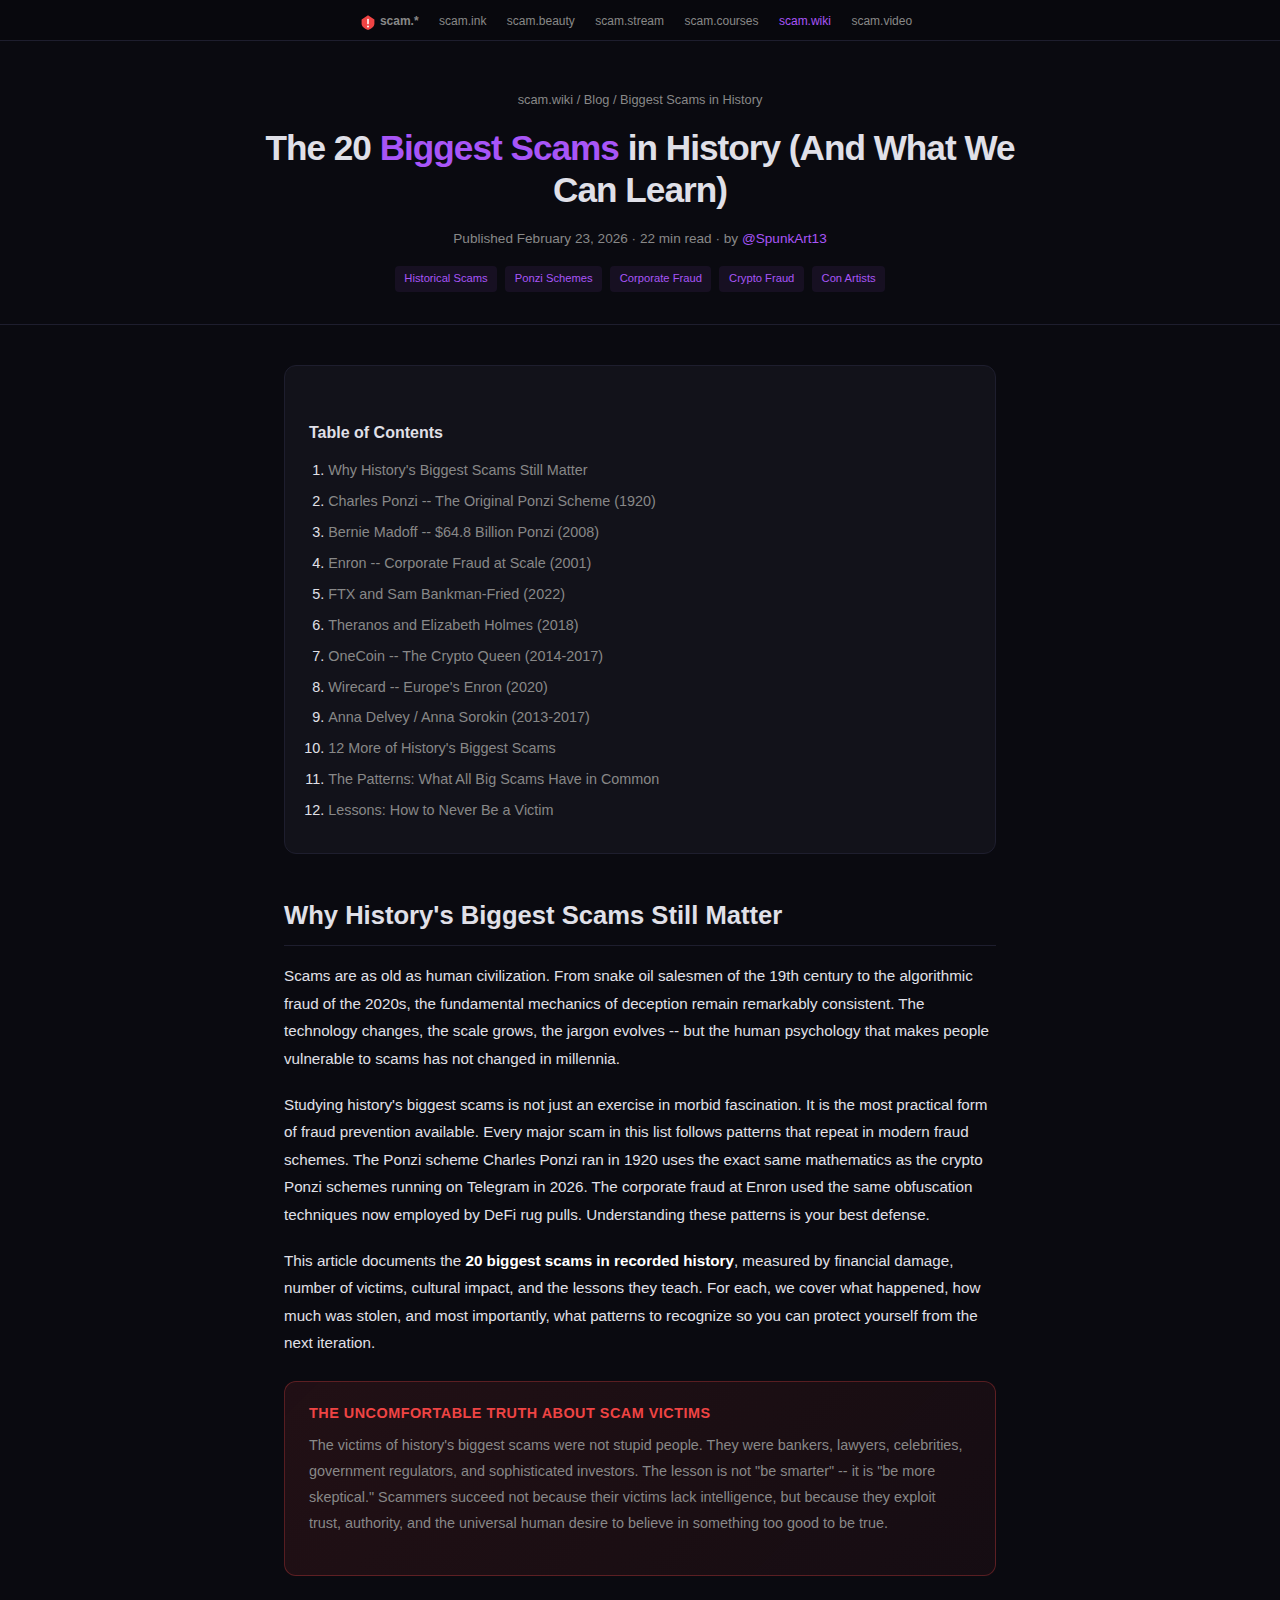
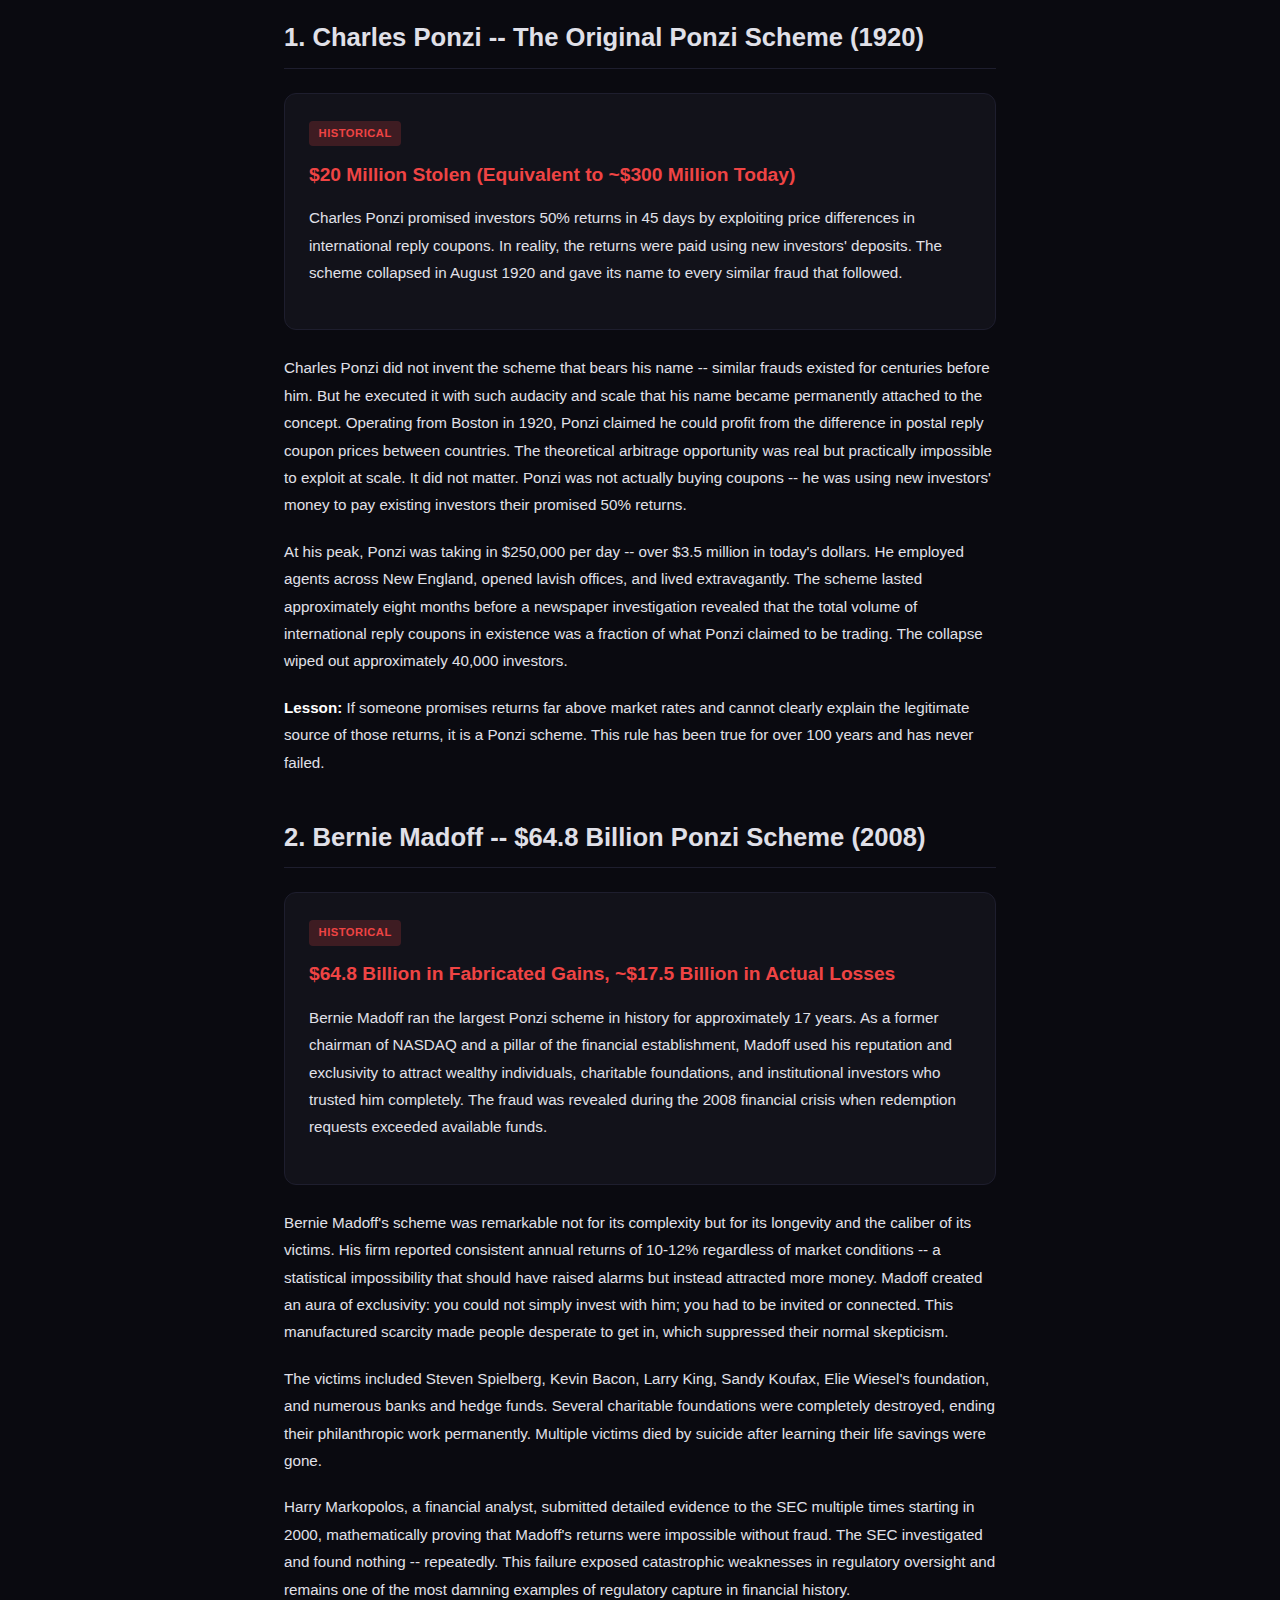
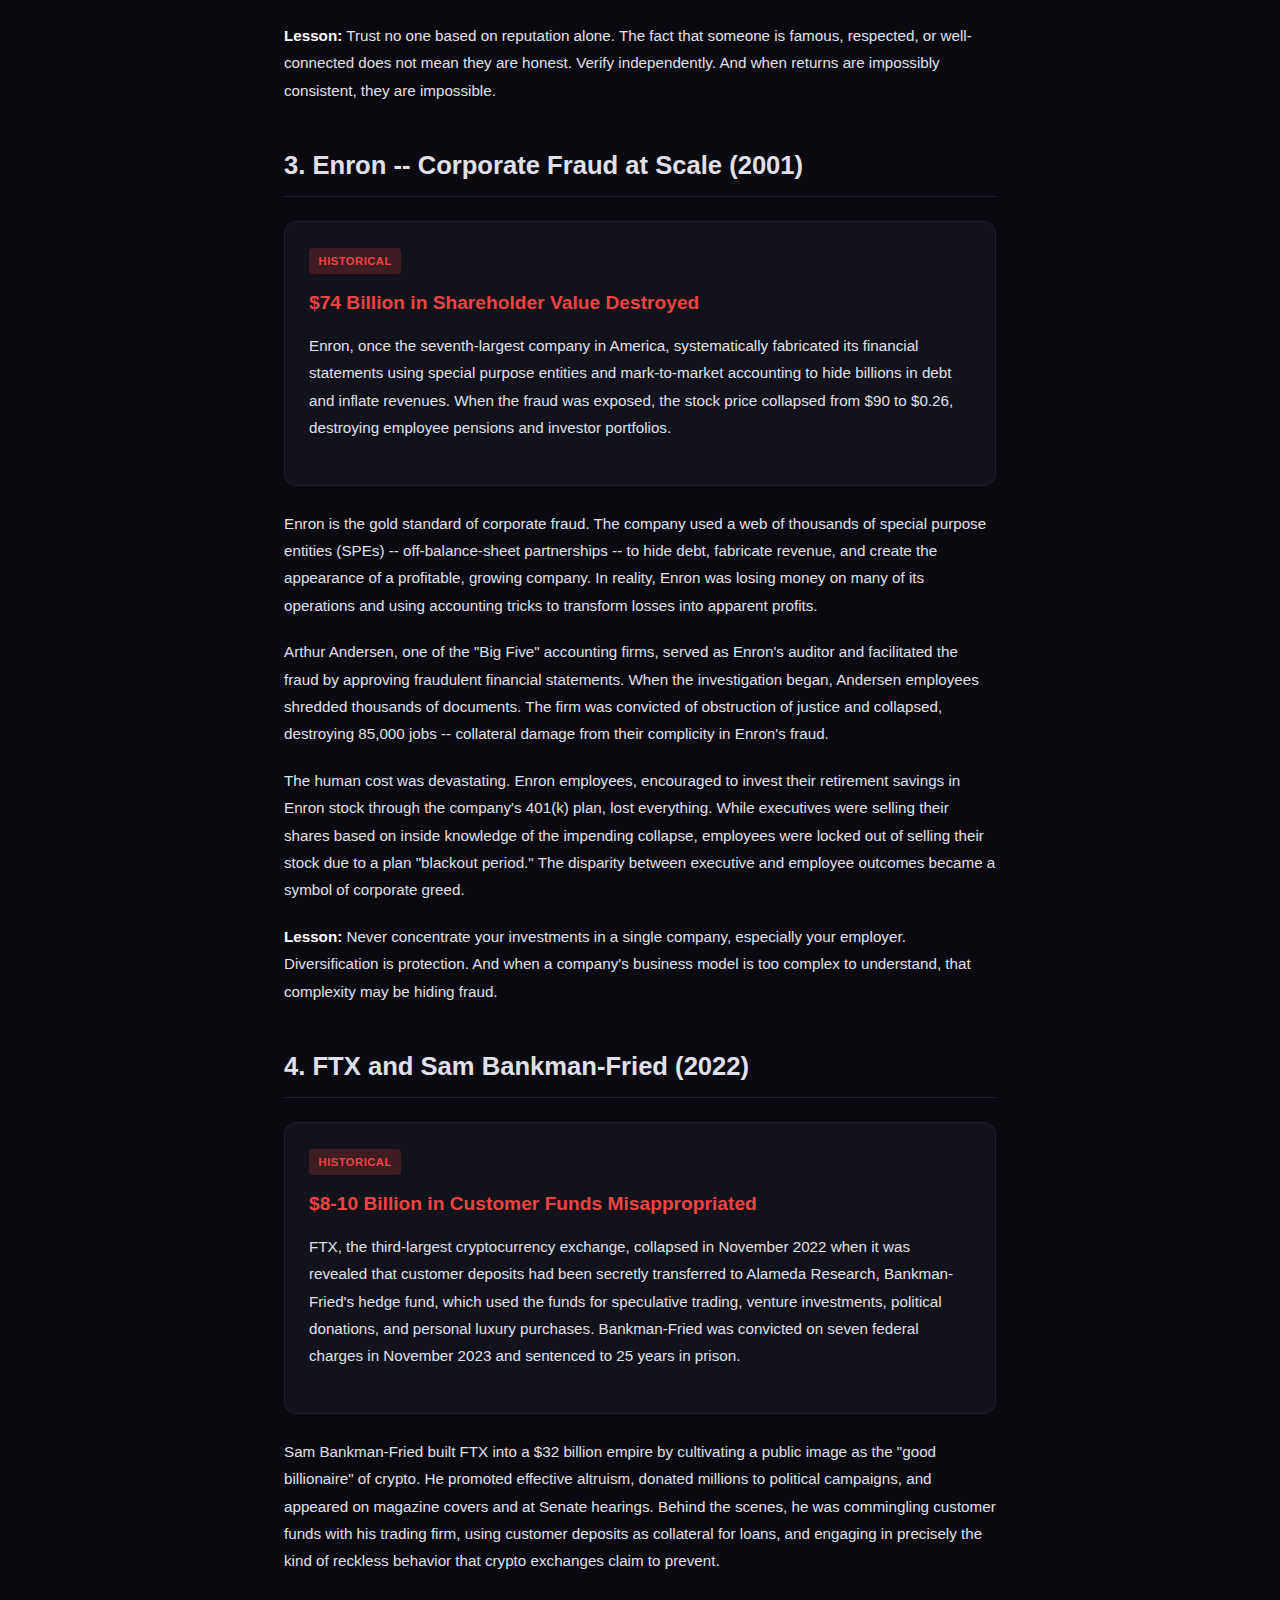
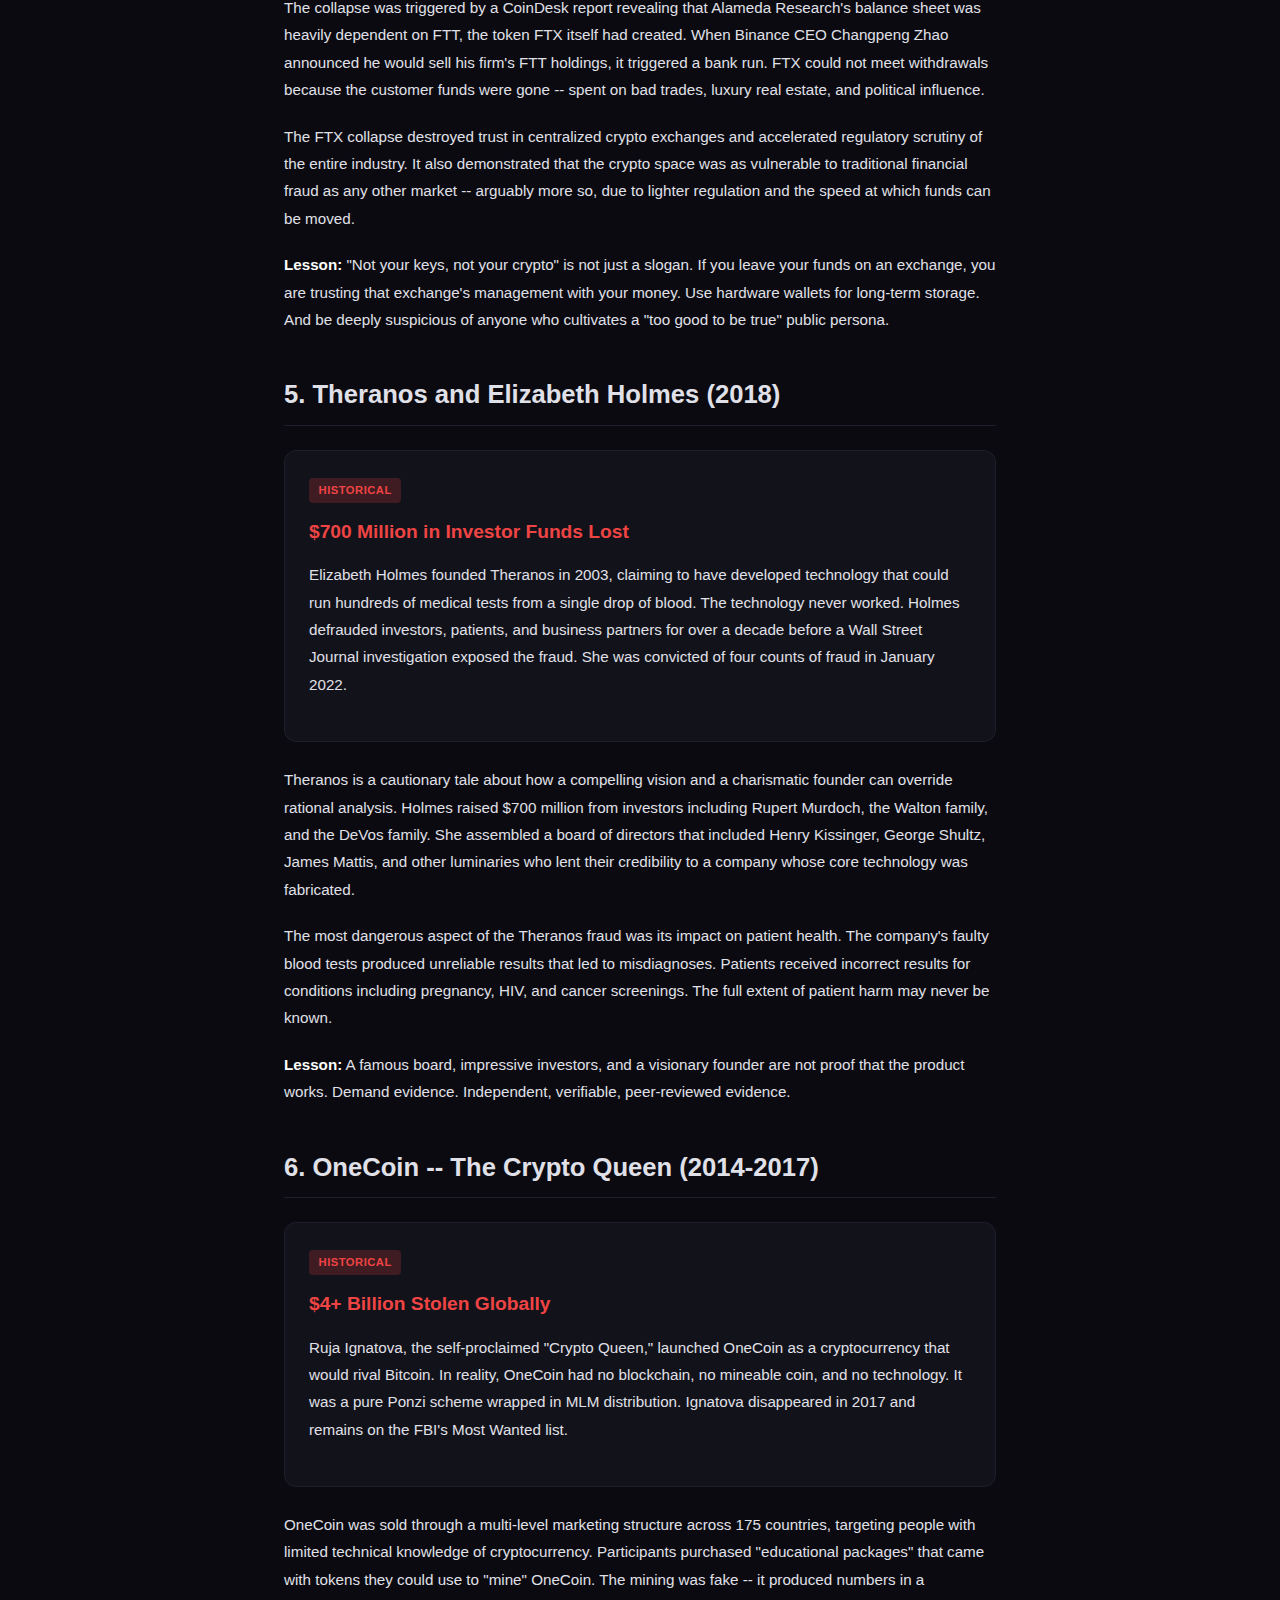
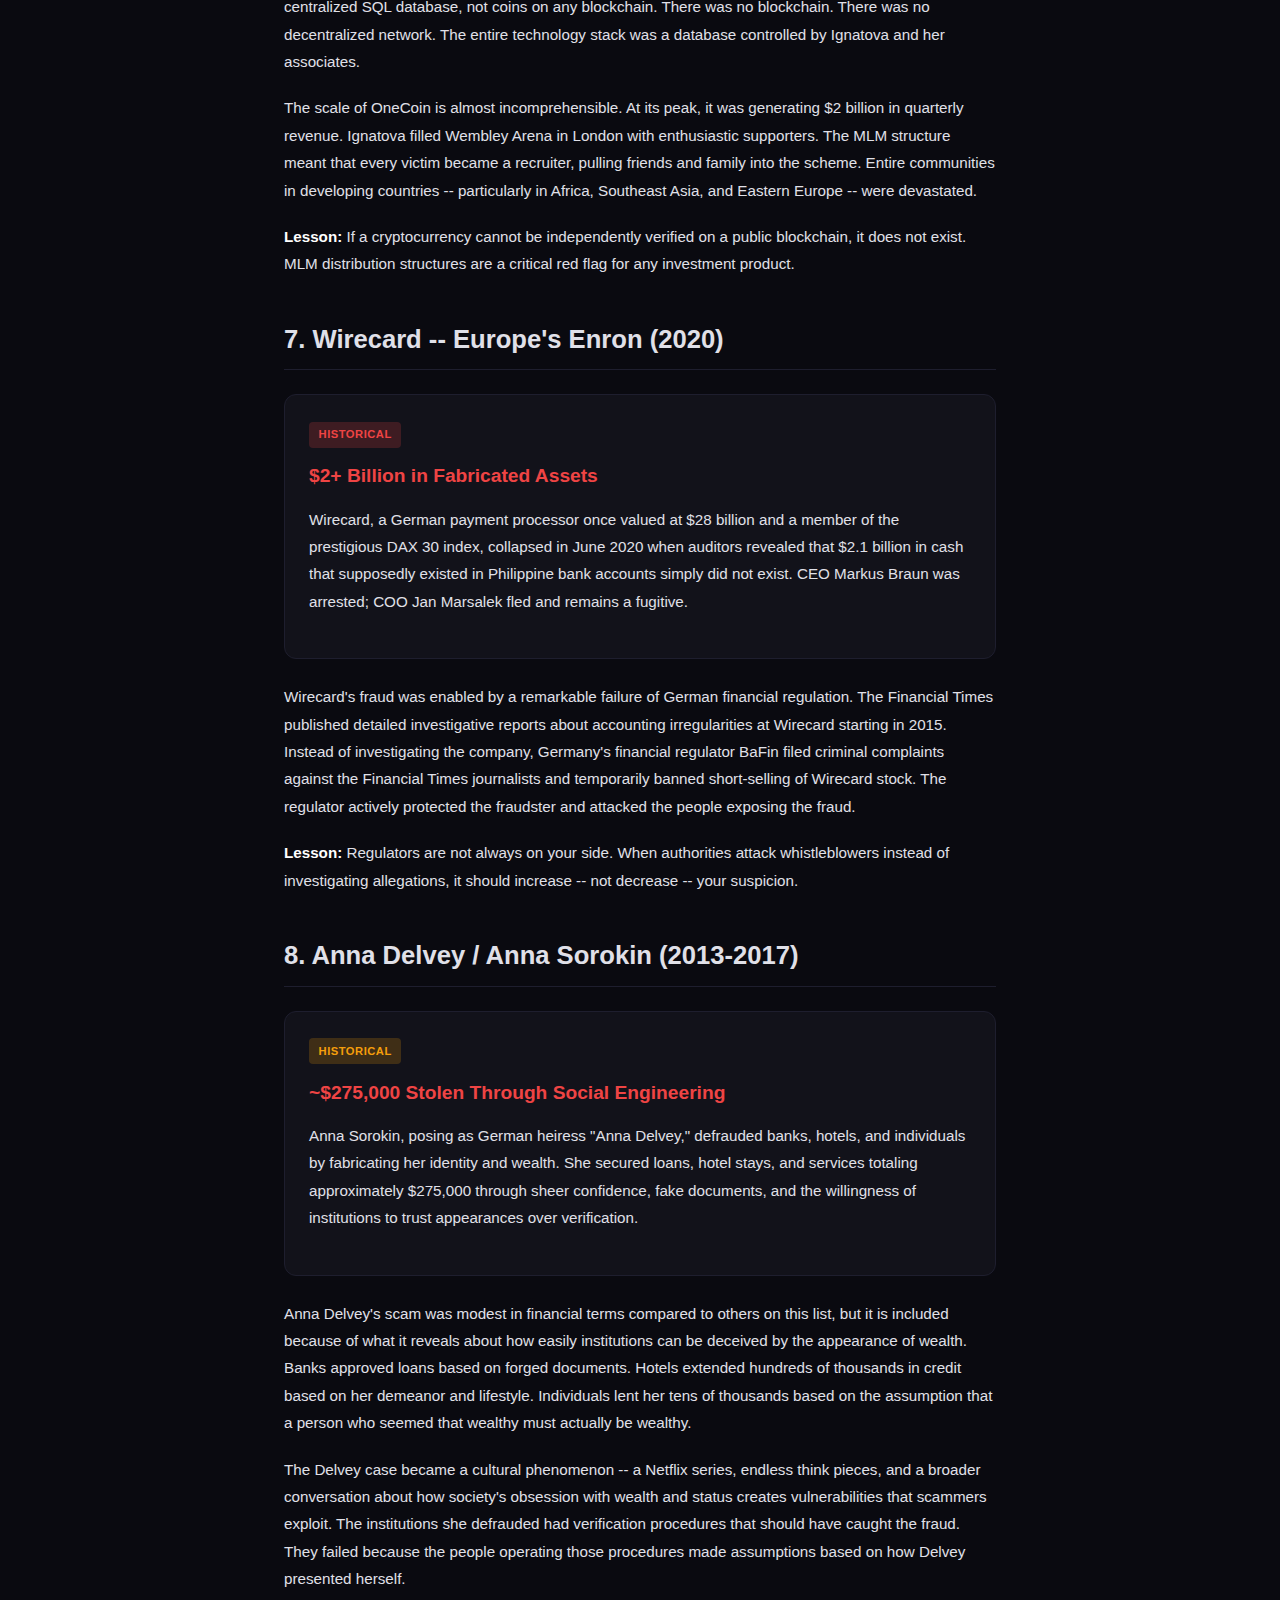
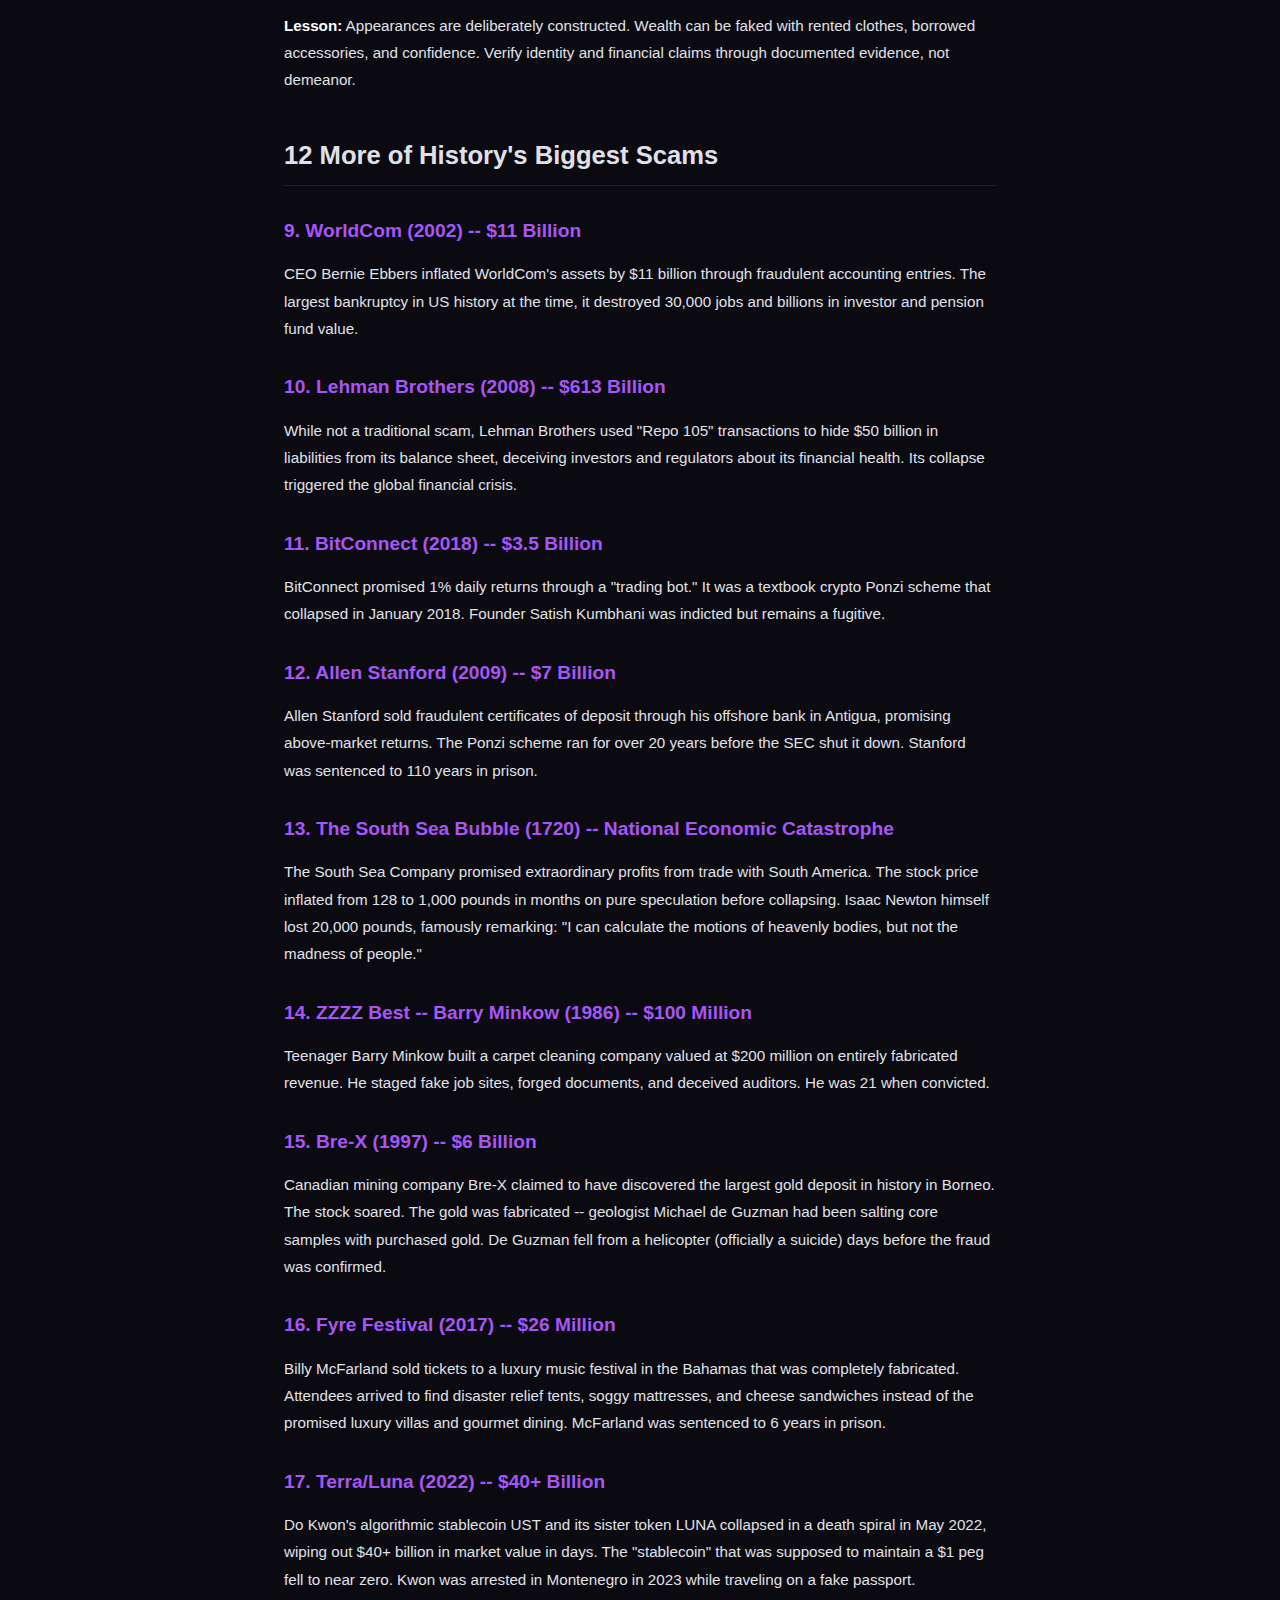
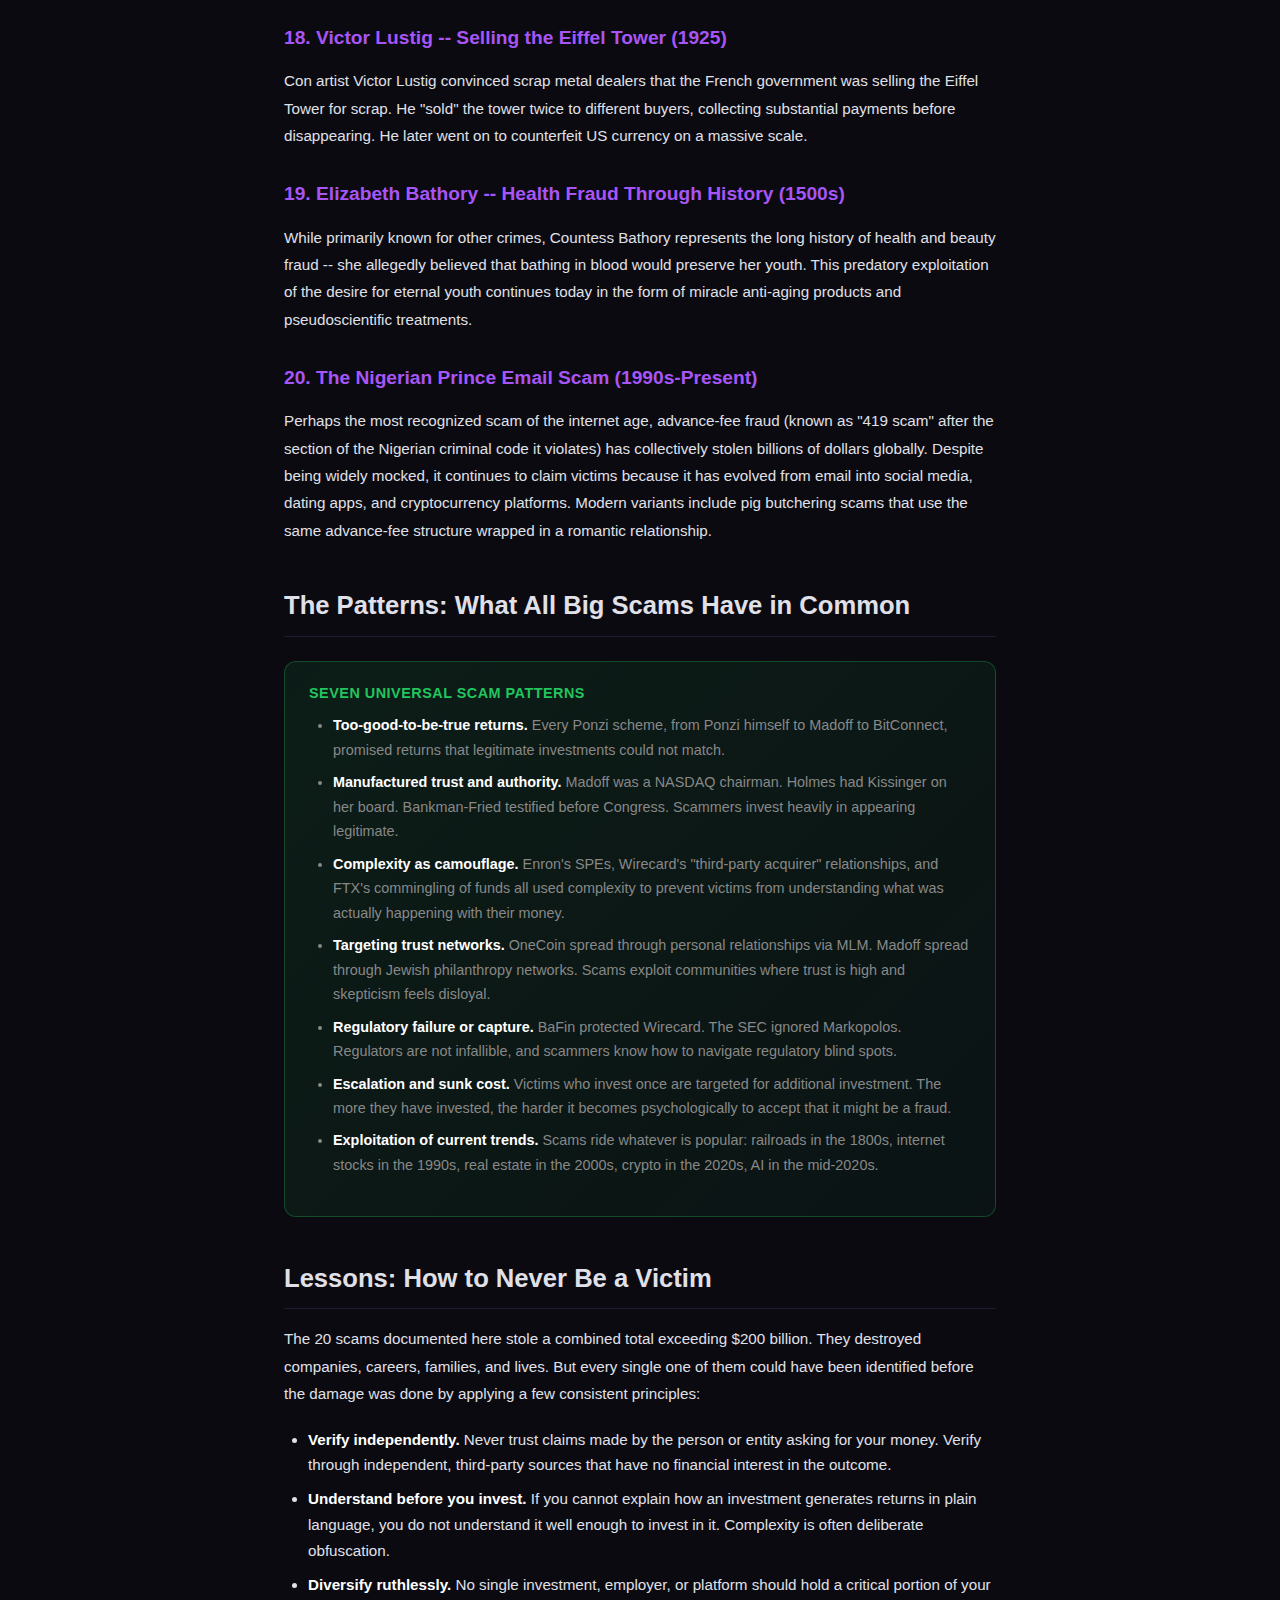
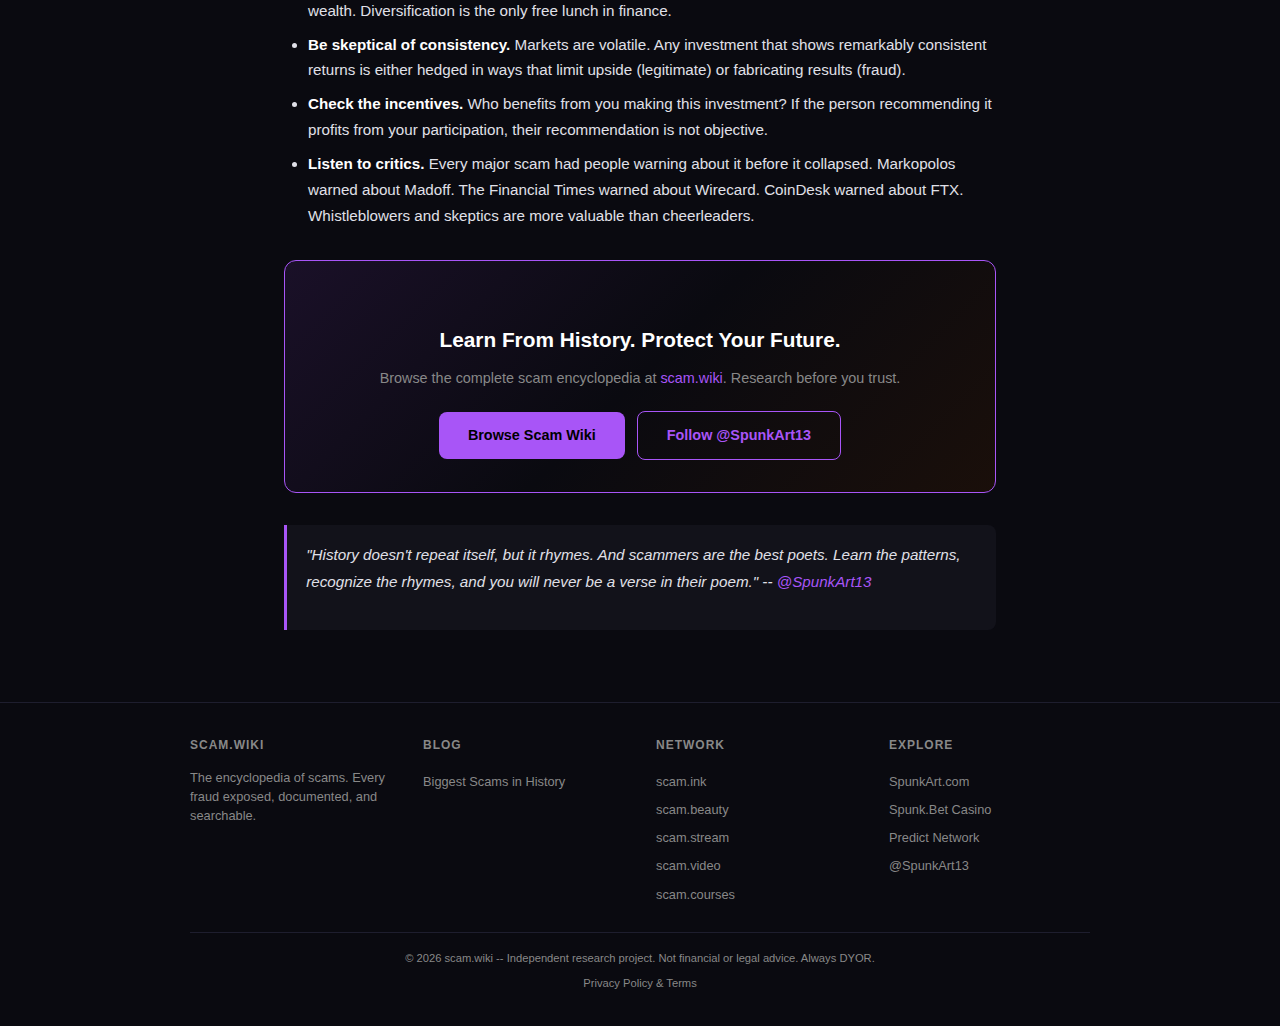
<file: blog/biggest-scams-history.html>
<!DOCTYPE html>
<html lang="en">
<head>
  <meta charset="UTF-8">
  <meta name="viewport" content="width=device-width, initial-scale=1.0">
  <title>The 20 Biggest Scams in History (And What We Can Learn) | scam.wiki</title>
  <meta name="description" content="The definitive guide to the 20 biggest scams in history. From Charles Ponzi to FTX, Bernie Madoff to Anna Delvey. Billions stolen, millions deceived. Learn the patterns so you never become a victim.">
  <meta name="keywords" content="biggest scams history, Ponzi scheme, Bernie Madoff, FTX scam, Enron scandal, Anna Delvey, famous scams, largest fraud history">
  <meta property="og:title" content="The 20 Biggest Scams in History (And What We Can Learn)">
  <meta property="og:description" content="The definitive guide to the 20 biggest scams in history. From Ponzi to FTX, Madoff to Delvey. Billions stolen. Lessons learned.">
  <meta property="og:type" content="article">
  <meta property="og:url" content="https://scam.wiki/blog/biggest-scams-history.html">
  <meta property="og:image" content="https://scam.wiki/og-image.svg">
  <meta property="og:site_name" content="scam.wiki">
  <meta name="twitter:card" content="summary_large_image">
  <meta name="twitter:image" content="https://scam.wiki/og-image.svg">
  <meta name="twitter:site" content="@SpunkArt13">
  <meta name="twitter:creator" content="@SpunkArt13">
  <link rel="canonical" href="https://scam.wiki/blog/biggest-scams-history.html">
  <meta name="robots" content="index, follow, max-image-preview:large">
  <link rel="icon" href="[data-uri]">

  <script type="application/ld+json">
  {
    "@context": "https://schema.org",
    "@type": "Article",
    "headline": "The 20 Biggest Scams in History (And What We Can Learn)",
    "description": "The definitive guide to the 20 biggest scams in history. From Charles Ponzi to FTX, Bernie Madoff to Anna Delvey.",
    "author": {
      "@type": "Organization",
      "name": "scam.wiki",
      "url": "https://scam.wiki"
    },
    "publisher": {
      "@type": "Organization",
      "name": "scam.wiki",
      "url": "https://scam.wiki"
    },
    "datePublished": "2026-02-23",
    "dateModified": "2026-02-23",
    "mainEntityOfPage": {
      "@type": "WebPage",
      "@id": "https://scam.wiki/blog/biggest-scams-history.html"
    },
    "keywords": ["biggest scams history", "Ponzi scheme", "Bernie Madoff", "FTX", "Enron", "famous fraud"]
  }
  </script>

  <style>
    *{margin:0;padding:0;box-sizing:border-box;}
    :root{--bg:#0a0a10;--surface:#12121a;--border:#1e1e2e;--text:#e0e0e8;--dim:#888;--accent:#a855f7;--danger:#ef4444;--success:#22c55e;--warning:#f59e0b;}
    body{background:var(--bg);color:var(--text);font-family:-apple-system,BlinkMacSystemFont,'Segoe UI',sans-serif;line-height:1.7;}
    a{color:var(--accent);text-decoration:none;}
    a:hover{opacity:0.85;}
    html,body{overflow-x:hidden;max-width:100vw;}
    .network-bar{background:#08080d;border-bottom:1px solid var(--border);padding:0.4rem 1rem;overflow-x:auto;white-space:nowrap;text-align:center;}
    .network-bar a{color:var(--dim);font-size:0.75rem;margin:0 0.5rem;transition:color 0.2s;}
    .network-bar a:hover,.network-bar a.active{color:var(--accent);}
    .network-label{color:var(--dim);font-size:0.75rem;font-weight:700;margin-right:0.5rem;}
    .article-header{text-align:center;padding:3rem 1.5rem 2rem;border-bottom:1px solid var(--border);}
    .article-header .breadcrumb{font-size:0.8rem;color:var(--dim);margin-bottom:1rem;}
    .article-header .breadcrumb a{color:var(--dim);}
    .article-header .breadcrumb a:hover{color:var(--accent);}
    .article-header h1{font-size:2.2rem;font-weight:900;letter-spacing:-1px;max-width:800px;margin:0 auto;line-height:1.2;}
    .article-header h1 .accent{color:var(--accent);}
    .article-header .meta{color:var(--dim);font-size:0.85rem;margin-top:1rem;}
    .article-header .tags{display:flex;gap:0.5rem;justify-content:center;flex-wrap:wrap;margin-top:1rem;}
    .article-header .tag{font-size:0.7rem;color:var(--accent);background:#a855f715;padding:0.2rem 0.6rem;border-radius:4px;}
    .article-body{max-width:760px;margin:0 auto;padding:2.5rem 1.5rem 3rem;}
    .article-body h2{font-size:1.6rem;font-weight:800;margin:2.5rem 0 1rem;color:var(--text);padding-bottom:0.5rem;border-bottom:1px solid var(--border);}
    .article-body h3{font-size:1.2rem;font-weight:700;margin:1.8rem 0 0.8rem;color:var(--accent);}
    .article-body p{margin-bottom:1.2rem;color:var(--text);font-size:0.95rem;line-height:1.8;}
    .article-body ul,.article-body ol{margin:0 0 1.2rem 1.5rem;color:var(--text);font-size:0.95rem;}
    .article-body li{margin-bottom:0.5rem;line-height:1.7;}
    .article-body strong{color:#fff;font-weight:700;}
    .article-body blockquote{border-left:3px solid var(--accent);padding:1rem 1.2rem;margin:1.5rem 0;background:var(--surface);border-radius:0 8px 8px 0;font-style:italic;color:var(--dim);}
    .warning-box{background:linear-gradient(135deg,rgba(239,68,68,0.1),rgba(239,68,68,0.05));border:1px solid rgba(239,68,68,0.3);border-radius:12px;padding:1.2rem 1.5rem;margin:1.5rem 0;}
    .warning-box .warning-title{color:var(--danger);font-weight:800;font-size:0.9rem;text-transform:uppercase;letter-spacing:0.5px;margin-bottom:0.5rem;}
    .warning-box p,.warning-box ul{color:var(--dim);font-size:0.9rem;}
    .tip-box{background:linear-gradient(135deg,rgba(34,197,94,0.1),rgba(34,197,94,0.05));border:1px solid rgba(34,197,94,0.3);border-radius:12px;padding:1.2rem 1.5rem;margin:1.5rem 0;}
    .tip-box .tip-title{color:var(--success);font-weight:800;font-size:0.9rem;text-transform:uppercase;letter-spacing:0.5px;margin-bottom:0.5rem;}
    .tip-box p,.tip-box ul{color:var(--dim);font-size:0.9rem;}
    .scam-card{background:var(--surface);border:1px solid var(--border);border-radius:12px;padding:1.5rem;margin:1.5rem 0;transition:border-color 0.2s;}
    .scam-card:hover{border-color:var(--accent);}
    .scam-card h3{margin-top:0;color:var(--danger);}
    .scam-card .severity{display:inline-block;font-size:0.7rem;font-weight:700;padding:0.2rem 0.6rem;border-radius:4px;text-transform:uppercase;letter-spacing:0.5px;margin-bottom:0.8rem;}
    .severity-critical{background:rgba(239,68,68,0.2);color:var(--danger);}
    .severity-high{background:rgba(245,158,11,0.2);color:var(--warning);}
    .cta-box{background:linear-gradient(135deg,#1a1028 0%,#0a0a10 50%,#1a0f0a 100%);border:1px solid var(--accent);border-radius:12px;padding:2rem;text-align:center;margin:2rem 0;}
    .cta-box h3{color:#fff;font-size:1.3rem;margin-bottom:0.5rem;}
    .cta-box p{color:var(--dim);font-size:0.9rem;margin-bottom:1.2rem;}
    .cta-btn{display:inline-block;background:var(--accent);color:#000;padding:0.7rem 1.8rem;border-radius:8px;font-weight:700;font-size:0.9rem;transition:all 0.2s;}
    .cta-btn:hover{opacity:0.9;transform:translateY(-1px);}
    .cta-btn-outline{display:inline-block;border:1px solid var(--accent);color:var(--accent);padding:0.7rem 1.8rem;border-radius:8px;font-weight:700;font-size:0.9rem;margin-left:0.5rem;transition:all 0.2s;}
    .cta-btn-outline:hover{background:var(--accent);color:#000;}
    .toc{background:var(--surface);border:1px solid var(--border);border-radius:12px;padding:1.5rem;margin:0 0 2rem;}
    .toc h3{font-size:1rem;font-weight:700;margin-bottom:0.8rem;color:var(--text);}
    .toc ol{margin:0 0 0 1.2rem;list-style:decimal;}
    .toc li{margin-bottom:0.4rem;font-size:0.9rem;}
    .toc a{color:var(--dim);}
    .toc a:hover{color:var(--accent);}
    .site-footer{border-top:1px solid var(--border);padding:2rem 1.5rem;}
    .footer-inner{max-width:900px;margin:0 auto;display:grid;grid-template-columns:repeat(auto-fit,minmax(180px,1fr));gap:2rem;}
    .footer-section h4{font-size:0.75rem;text-transform:uppercase;letter-spacing:1px;color:var(--dim);margin-bottom:0.75rem;}
    .footer-section a{display:block;color:var(--dim);font-size:0.8rem;padding:0.2rem 0;}
    .footer-section a:hover{color:var(--text);}
    .footer-section p{font-size:0.8rem;color:var(--dim);line-height:1.5;}
    .footer-bottom{max-width:900px;margin:1.5rem auto 0;padding-top:1rem;border-top:1px solid var(--border);text-align:center;font-size:0.7rem;color:var(--dim);}
    @media(max-width:768px){.network-bar{padding:0.4rem 0.5rem;white-space:normal;display:flex;flex-wrap:wrap;justify-content:center;gap:0.25rem 0.4rem;}.network-bar a{font-size:0.65rem;margin:0 0.2rem;}.network-label{display:block;width:100%;text-align:center;margin-bottom:0.25rem;margin-right:0;}.article-header{padding:2rem 1rem 1.5rem;}.article-header h1{font-size:1.7rem;}.article-body{padding:2rem 1rem;}.article-body h2{font-size:1.3rem;}.cta-box{padding:1.5rem 1rem;}.cta-btn,.cta-btn-outline{display:block;margin:0.5rem auto;text-align:center;max-width:280px;}.cta-btn-outline{margin-left:auto;}.footer-inner{grid-template-columns:1fr;gap:1.5rem;}}
    @media(max-width:480px){.network-bar a{font-size:0.6rem;margin:0 0.15rem;}.article-header{padding:1.5rem 0.75rem 1rem;}.article-header h1{font-size:1.4rem;}.article-body{padding:1.5rem 0.75rem;}.article-body h2{font-size:1.15rem;}.article-body h3{font-size:1.05rem;}.article-body p,.article-body li{font-size:0.88rem;}.scam-card{padding:1rem;}.warning-box,.tip-box{padding:1rem;}.toc{padding:1rem;}.site-footer{padding:1rem 0.75rem;}.footer-section h4{font-size:0.7rem;}.footer-section a,.footer-section p{font-size:0.75rem;}}
  </style>
  <script async src="https://www.googletagmanager.com/gtag/js?id=G-GVNL11PEGP"></script>
  <script>window.dataLayer=window.dataLayer||[];function gtag(){dataLayer.push(arguments);}gtag('js',new Date());gtag('config','G-GVNL11PEGP');</script>
</head>
<body>
  <div class="network-bar">
    <span class="network-label"><svg style="display:inline-block;vertical-align:middle;width:16px;height:16px;margin-right:4px;" viewBox="0 0 40 40" xmlns="http://www.w3.org/2000/svg"><path d="M20 3 L36 14 L36 24 C36 32 28 38 20 40 C12 38 4 32 4 24 L4 14 Z" fill="#ef4444"/><rect x="18" y="12" width="4" height="14" rx="2" fill="white"/><circle cx="20" cy="31" r="2.5" fill="white"/></svg>scam.*</span>
    <a href="https://scam.ink" target="_blank" rel="noopener noreferrer">scam.ink</a>
    <a href="https://scam.beauty" target="_blank" rel="noopener noreferrer">scam.beauty</a>
    <a href="https://scam.stream" target="_blank" rel="noopener noreferrer">scam.stream</a>
    <a href="https://scam.courses" target="_blank" rel="noopener noreferrer">scam.courses</a>
    <a href="https://scam.wiki" class="active">scam.wiki</a>
    <a href="https://scam.video" target="_blank" rel="noopener noreferrer">scam.video</a>
  </div>

  <header class="article-header">
    <div class="breadcrumb"><a href="https://scam.wiki">scam.wiki</a> / <a href="https://scam.wiki/blog/">Blog</a> / Biggest Scams in History</div>
    <h1>The 20 <span class="accent">Biggest Scams</span> in History (And What We Can Learn)</h1>
    <div class="meta">Published February 23, 2026 &middot; 22 min read &middot; by <a href="https://x.com/SpunkArt13" target="_blank" rel="noopener noreferrer">@SpunkArt13</a></div>
    <div class="tags">
      <span class="tag">Historical Scams</span>
      <span class="tag">Ponzi Schemes</span>
      <span class="tag">Corporate Fraud</span>
      <span class="tag">Crypto Fraud</span>
      <span class="tag">Con Artists</span>
    </div>
  </header>

  <article class="article-body">

    <div class="toc">
      <h3>Table of Contents</h3>
      <ol>
        <li><a href="#intro">Why History's Biggest Scams Still Matter</a></li>
        <li><a href="#ponzi">Charles Ponzi -- The Original Ponzi Scheme (1920)</a></li>
        <li><a href="#madoff">Bernie Madoff -- $64.8 Billion Ponzi (2008)</a></li>
        <li><a href="#enron">Enron -- Corporate Fraud at Scale (2001)</a></li>
        <li><a href="#ftx">FTX and Sam Bankman-Fried (2022)</a></li>
        <li><a href="#theranos">Theranos and Elizabeth Holmes (2018)</a></li>
        <li><a href="#onecoin">OneCoin -- The Crypto Queen (2014-2017)</a></li>
        <li><a href="#wirecard">Wirecard -- Europe's Enron (2020)</a></li>
        <li><a href="#delvey">Anna Delvey / Anna Sorokin (2013-2017)</a></li>
        <li><a href="#more">12 More of History's Biggest Scams</a></li>
        <li><a href="#patterns">The Patterns: What All Big Scams Have in Common</a></li>
        <li><a href="#lessons">Lessons: How to Never Be a Victim</a></li>
      </ol>
    </div>

    <h2 id="intro">Why History's Biggest Scams Still Matter</h2>

    <p>Scams are as old as human civilization. From snake oil salesmen of the 19th century to the algorithmic fraud of the 2020s, the fundamental mechanics of deception remain remarkably consistent. The technology changes, the scale grows, the jargon evolves -- but the human psychology that makes people vulnerable to scams has not changed in millennia.</p>

    <p>Studying history's biggest scams is not just an exercise in morbid fascination. It is the most practical form of fraud prevention available. Every major scam in this list follows patterns that repeat in modern fraud schemes. The Ponzi scheme Charles Ponzi ran in 1920 uses the exact same mathematics as the crypto Ponzi schemes running on Telegram in 2026. The corporate fraud at Enron used the same obfuscation techniques now employed by DeFi rug pulls. Understanding these patterns is your best defense.</p>

    <p>This article documents the <strong>20 biggest scams in recorded history</strong>, measured by financial damage, number of victims, cultural impact, and the lessons they teach. For each, we cover what happened, how much was stolen, and most importantly, what patterns to recognize so you can protect yourself from the next iteration.</p>

    <div class="warning-box">
      <div class="warning-title">The Uncomfortable Truth About Scam Victims</div>
      <p>The victims of history's biggest scams were not stupid people. They were bankers, lawyers, celebrities, government regulators, and sophisticated investors. The lesson is not "be smarter" -- it is "be more skeptical." Scammers succeed not because their victims lack intelligence, but because they exploit trust, authority, and the universal human desire to believe in something too good to be true.</p>
    </div>

    <h2 id="ponzi">1. Charles Ponzi -- The Original Ponzi Scheme (1920)</h2>

    <div class="scam-card">
      <span class="severity severity-critical">Historical</span>
      <h3>$20 Million Stolen (Equivalent to ~$300 Million Today)</h3>
      <p>Charles Ponzi promised investors 50% returns in 45 days by exploiting price differences in international reply coupons. In reality, the returns were paid using new investors' deposits. The scheme collapsed in August 1920 and gave its name to every similar fraud that followed.</p>
    </div>

    <p>Charles Ponzi did not invent the scheme that bears his name -- similar frauds existed for centuries before him. But he executed it with such audacity and scale that his name became permanently attached to the concept. Operating from Boston in 1920, Ponzi claimed he could profit from the difference in postal reply coupon prices between countries. The theoretical arbitrage opportunity was real but practically impossible to exploit at scale. It did not matter. Ponzi was not actually buying coupons -- he was using new investors' money to pay existing investors their promised 50% returns.</p>

    <p>At his peak, Ponzi was taking in $250,000 per day -- over $3.5 million in today's dollars. He employed agents across New England, opened lavish offices, and lived extravagantly. The scheme lasted approximately eight months before a newspaper investigation revealed that the total volume of international reply coupons in existence was a fraction of what Ponzi claimed to be trading. The collapse wiped out approximately 40,000 investors.</p>

    <p><strong>Lesson:</strong> If someone promises returns far above market rates and cannot clearly explain the legitimate source of those returns, it is a Ponzi scheme. This rule has been true for over 100 years and has never failed.</p>

    <h2 id="madoff">2. Bernie Madoff -- $64.8 Billion Ponzi Scheme (2008)</h2>

    <div class="scam-card">
      <span class="severity severity-critical">Historical</span>
      <h3>$64.8 Billion in Fabricated Gains, ~$17.5 Billion in Actual Losses</h3>
      <p>Bernie Madoff ran the largest Ponzi scheme in history for approximately 17 years. As a former chairman of NASDAQ and a pillar of the financial establishment, Madoff used his reputation and exclusivity to attract wealthy individuals, charitable foundations, and institutional investors who trusted him completely. The fraud was revealed during the 2008 financial crisis when redemption requests exceeded available funds.</p>
    </div>

    <p>Bernie Madoff's scheme was remarkable not for its complexity but for its longevity and the caliber of its victims. His firm reported consistent annual returns of 10-12% regardless of market conditions -- a statistical impossibility that should have raised alarms but instead attracted more money. Madoff created an aura of exclusivity: you could not simply invest with him; you had to be invited or connected. This manufactured scarcity made people desperate to get in, which suppressed their normal skepticism.</p>

    <p>The victims included Steven Spielberg, Kevin Bacon, Larry King, Sandy Koufax, Elie Wiesel's foundation, and numerous banks and hedge funds. Several charitable foundations were completely destroyed, ending their philanthropic work permanently. Multiple victims died by suicide after learning their life savings were gone.</p>

    <p>Harry Markopolos, a financial analyst, submitted detailed evidence to the SEC multiple times starting in 2000, mathematically proving that Madoff's returns were impossible without fraud. The SEC investigated and found nothing -- repeatedly. This failure exposed catastrophic weaknesses in regulatory oversight and remains one of the most damning examples of regulatory capture in financial history.</p>

    <p><strong>Lesson:</strong> Trust no one based on reputation alone. The fact that someone is famous, respected, or well-connected does not mean they are honest. Verify independently. And when returns are impossibly consistent, they are impossible.</p>

    <h2 id="enron">3. Enron -- Corporate Fraud at Scale (2001)</h2>

    <div class="scam-card">
      <span class="severity severity-critical">Historical</span>
      <h3>$74 Billion in Shareholder Value Destroyed</h3>
      <p>Enron, once the seventh-largest company in America, systematically fabricated its financial statements using special purpose entities and mark-to-market accounting to hide billions in debt and inflate revenues. When the fraud was exposed, the stock price collapsed from $90 to $0.26, destroying employee pensions and investor portfolios.</p>
    </div>

    <p>Enron is the gold standard of corporate fraud. The company used a web of thousands of special purpose entities (SPEs) -- off-balance-sheet partnerships -- to hide debt, fabricate revenue, and create the appearance of a profitable, growing company. In reality, Enron was losing money on many of its operations and using accounting tricks to transform losses into apparent profits.</p>

    <p>Arthur Andersen, one of the "Big Five" accounting firms, served as Enron's auditor and facilitated the fraud by approving fraudulent financial statements. When the investigation began, Andersen employees shredded thousands of documents. The firm was convicted of obstruction of justice and collapsed, destroying 85,000 jobs -- collateral damage from their complicity in Enron's fraud.</p>

    <p>The human cost was devastating. Enron employees, encouraged to invest their retirement savings in Enron stock through the company's 401(k) plan, lost everything. While executives were selling their shares based on inside knowledge of the impending collapse, employees were locked out of selling their stock due to a plan "blackout period." The disparity between executive and employee outcomes became a symbol of corporate greed.</p>

    <p><strong>Lesson:</strong> Never concentrate your investments in a single company, especially your employer. Diversification is protection. And when a company's business model is too complex to understand, that complexity may be hiding fraud.</p>

    <h2 id="ftx">4. FTX and Sam Bankman-Fried (2022)</h2>

    <div class="scam-card">
      <span class="severity severity-critical">Historical</span>
      <h3>$8-10 Billion in Customer Funds Misappropriated</h3>
      <p>FTX, the third-largest cryptocurrency exchange, collapsed in November 2022 when it was revealed that customer deposits had been secretly transferred to Alameda Research, Bankman-Fried's hedge fund, which used the funds for speculative trading, venture investments, political donations, and personal luxury purchases. Bankman-Fried was convicted on seven federal charges in November 2023 and sentenced to 25 years in prison.</p>
    </div>

    <p>Sam Bankman-Fried built FTX into a $32 billion empire by cultivating a public image as the "good billionaire" of crypto. He promoted effective altruism, donated millions to political campaigns, and appeared on magazine covers and at Senate hearings. Behind the scenes, he was commingling customer funds with his trading firm, using customer deposits as collateral for loans, and engaging in precisely the kind of reckless behavior that crypto exchanges claim to prevent.</p>

    <p>The collapse was triggered by a CoinDesk report revealing that Alameda Research's balance sheet was heavily dependent on FTT, the token FTX itself had created. When Binance CEO Changpeng Zhao announced he would sell his firm's FTT holdings, it triggered a bank run. FTX could not meet withdrawals because the customer funds were gone -- spent on bad trades, luxury real estate, and political influence.</p>

    <p>The FTX collapse destroyed trust in centralized crypto exchanges and accelerated regulatory scrutiny of the entire industry. It also demonstrated that the crypto space was as vulnerable to traditional financial fraud as any other market -- arguably more so, due to lighter regulation and the speed at which funds can be moved.</p>

    <p><strong>Lesson:</strong> "Not your keys, not your crypto" is not just a slogan. If you leave your funds on an exchange, you are trusting that exchange's management with your money. Use hardware wallets for long-term storage. And be deeply suspicious of anyone who cultivates a "too good to be true" public persona.</p>

    <h2 id="theranos">5. Theranos and Elizabeth Holmes (2018)</h2>

    <div class="scam-card">
      <span class="severity severity-critical">Historical</span>
      <h3>$700 Million in Investor Funds Lost</h3>
      <p>Elizabeth Holmes founded Theranos in 2003, claiming to have developed technology that could run hundreds of medical tests from a single drop of blood. The technology never worked. Holmes defrauded investors, patients, and business partners for over a decade before a Wall Street Journal investigation exposed the fraud. She was convicted of four counts of fraud in January 2022.</p>
    </div>

    <p>Theranos is a cautionary tale about how a compelling vision and a charismatic founder can override rational analysis. Holmes raised $700 million from investors including Rupert Murdoch, the Walton family, and the DeVos family. She assembled a board of directors that included Henry Kissinger, George Shultz, James Mattis, and other luminaries who lent their credibility to a company whose core technology was fabricated.</p>

    <p>The most dangerous aspect of the Theranos fraud was its impact on patient health. The company's faulty blood tests produced unreliable results that led to misdiagnoses. Patients received incorrect results for conditions including pregnancy, HIV, and cancer screenings. The full extent of patient harm may never be known.</p>

    <p><strong>Lesson:</strong> A famous board, impressive investors, and a visionary founder are not proof that the product works. Demand evidence. Independent, verifiable, peer-reviewed evidence.</p>

    <h2 id="onecoin">6. OneCoin -- The Crypto Queen (2014-2017)</h2>

    <div class="scam-card">
      <span class="severity severity-critical">Historical</span>
      <h3>$4+ Billion Stolen Globally</h3>
      <p>Ruja Ignatova, the self-proclaimed "Crypto Queen," launched OneCoin as a cryptocurrency that would rival Bitcoin. In reality, OneCoin had no blockchain, no mineable coin, and no technology. It was a pure Ponzi scheme wrapped in MLM distribution. Ignatova disappeared in 2017 and remains on the FBI's Most Wanted list.</p>
    </div>

    <p>OneCoin was sold through a multi-level marketing structure across 175 countries, targeting people with limited technical knowledge of cryptocurrency. Participants purchased "educational packages" that came with tokens they could use to "mine" OneCoin. The mining was fake -- it produced numbers in a centralized SQL database, not coins on any blockchain. There was no blockchain. There was no decentralized network. The entire technology stack was a database controlled by Ignatova and her associates.</p>

    <p>The scale of OneCoin is almost incomprehensible. At its peak, it was generating $2 billion in quarterly revenue. Ignatova filled Wembley Arena in London with enthusiastic supporters. The MLM structure meant that every victim became a recruiter, pulling friends and family into the scheme. Entire communities in developing countries -- particularly in Africa, Southeast Asia, and Eastern Europe -- were devastated.</p>

    <p><strong>Lesson:</strong> If a cryptocurrency cannot be independently verified on a public blockchain, it does not exist. MLM distribution structures are a critical red flag for any investment product.</p>

    <h2 id="wirecard">7. Wirecard -- Europe's Enron (2020)</h2>

    <div class="scam-card">
      <span class="severity severity-critical">Historical</span>
      <h3>$2+ Billion in Fabricated Assets</h3>
      <p>Wirecard, a German payment processor once valued at $28 billion and a member of the prestigious DAX 30 index, collapsed in June 2020 when auditors revealed that $2.1 billion in cash that supposedly existed in Philippine bank accounts simply did not exist. CEO Markus Braun was arrested; COO Jan Marsalek fled and remains a fugitive.</p>
    </div>

    <p>Wirecard's fraud was enabled by a remarkable failure of German financial regulation. The Financial Times published detailed investigative reports about accounting irregularities at Wirecard starting in 2015. Instead of investigating the company, Germany's financial regulator BaFin filed criminal complaints against the Financial Times journalists and temporarily banned short-selling of Wirecard stock. The regulator actively protected the fraudster and attacked the people exposing the fraud.</p>

    <p><strong>Lesson:</strong> Regulators are not always on your side. When authorities attack whistleblowers instead of investigating allegations, it should increase -- not decrease -- your suspicion.</p>

    <h2 id="delvey">8. Anna Delvey / Anna Sorokin (2013-2017)</h2>

    <div class="scam-card">
      <span class="severity severity-high">Historical</span>
      <h3>~$275,000 Stolen Through Social Engineering</h3>
      <p>Anna Sorokin, posing as German heiress "Anna Delvey," defrauded banks, hotels, and individuals by fabricating her identity and wealth. She secured loans, hotel stays, and services totaling approximately $275,000 through sheer confidence, fake documents, and the willingness of institutions to trust appearances over verification.</p>
    </div>

    <p>Anna Delvey's scam was modest in financial terms compared to others on this list, but it is included because of what it reveals about how easily institutions can be deceived by the appearance of wealth. Banks approved loans based on forged documents. Hotels extended hundreds of thousands in credit based on her demeanor and lifestyle. Individuals lent her tens of thousands based on the assumption that a person who seemed that wealthy must actually be wealthy.</p>

    <p>The Delvey case became a cultural phenomenon -- a Netflix series, endless think pieces, and a broader conversation about how society's obsession with wealth and status creates vulnerabilities that scammers exploit. The institutions she defrauded had verification procedures that should have caught the fraud. They failed because the people operating those procedures made assumptions based on how Delvey presented herself.</p>

    <p><strong>Lesson:</strong> Appearances are deliberately constructed. Wealth can be faked with rented clothes, borrowed accessories, and confidence. Verify identity and financial claims through documented evidence, not demeanor.</p>

    <h2 id="more">12 More of History's Biggest Scams</h2>

    <h3>9. WorldCom (2002) -- $11 Billion</h3>
    <p>CEO Bernie Ebbers inflated WorldCom's assets by $11 billion through fraudulent accounting entries. The largest bankruptcy in US history at the time, it destroyed 30,000 jobs and billions in investor and pension fund value.</p>

    <h3>10. Lehman Brothers (2008) -- $613 Billion</h3>
    <p>While not a traditional scam, Lehman Brothers used "Repo 105" transactions to hide $50 billion in liabilities from its balance sheet, deceiving investors and regulators about its financial health. Its collapse triggered the global financial crisis.</p>

    <h3>11. BitConnect (2018) -- $3.5 Billion</h3>
    <p>BitConnect promised 1% daily returns through a "trading bot." It was a textbook crypto Ponzi scheme that collapsed in January 2018. Founder Satish Kumbhani was indicted but remains a fugitive.</p>

    <h3>12. Allen Stanford (2009) -- $7 Billion</h3>
    <p>Allen Stanford sold fraudulent certificates of deposit through his offshore bank in Antigua, promising above-market returns. The Ponzi scheme ran for over 20 years before the SEC shut it down. Stanford was sentenced to 110 years in prison.</p>

    <h3>13. The South Sea Bubble (1720) -- National Economic Catastrophe</h3>
    <p>The South Sea Company promised extraordinary profits from trade with South America. The stock price inflated from 128 to 1,000 pounds in months on pure speculation before collapsing. Isaac Newton himself lost 20,000 pounds, famously remarking: "I can calculate the motions of heavenly bodies, but not the madness of people."</p>

    <h3>14. ZZZZ Best -- Barry Minkow (1986) -- $100 Million</h3>
    <p>Teenager Barry Minkow built a carpet cleaning company valued at $200 million on entirely fabricated revenue. He staged fake job sites, forged documents, and deceived auditors. He was 21 when convicted.</p>

    <h3>15. Bre-X (1997) -- $6 Billion</h3>
    <p>Canadian mining company Bre-X claimed to have discovered the largest gold deposit in history in Borneo. The stock soared. The gold was fabricated -- geologist Michael de Guzman had been salting core samples with purchased gold. De Guzman fell from a helicopter (officially a suicide) days before the fraud was confirmed.</p>

    <h3>16. Fyre Festival (2017) -- $26 Million</h3>
    <p>Billy McFarland sold tickets to a luxury music festival in the Bahamas that was completely fabricated. Attendees arrived to find disaster relief tents, soggy mattresses, and cheese sandwiches instead of the promised luxury villas and gourmet dining. McFarland was sentenced to 6 years in prison.</p>

    <h3>17. Terra/Luna (2022) -- $40+ Billion</h3>
    <p>Do Kwon's algorithmic stablecoin UST and its sister token LUNA collapsed in a death spiral in May 2022, wiping out $40+ billion in market value in days. The "stablecoin" that was supposed to maintain a $1 peg fell to near zero. Kwon was arrested in Montenegro in 2023 while traveling on a fake passport.</p>

    <h3>18. Victor Lustig -- Selling the Eiffel Tower (1925)</h3>
    <p>Con artist Victor Lustig convinced scrap metal dealers that the French government was selling the Eiffel Tower for scrap. He "sold" the tower twice to different buyers, collecting substantial payments before disappearing. He later went on to counterfeit US currency on a massive scale.</p>

    <h3>19. Elizabeth Bathory -- Health Fraud Through History (1500s)</h3>
    <p>While primarily known for other crimes, Countess Bathory represents the long history of health and beauty fraud -- she allegedly believed that bathing in blood would preserve her youth. This predatory exploitation of the desire for eternal youth continues today in the form of miracle anti-aging products and pseudoscientific treatments.</p>

    <h3>20. The Nigerian Prince Email Scam (1990s-Present)</h3>
    <p>Perhaps the most recognized scam of the internet age, advance-fee fraud (known as "419 scam" after the section of the Nigerian criminal code it violates) has collectively stolen billions of dollars globally. Despite being widely mocked, it continues to claim victims because it has evolved from email into social media, dating apps, and cryptocurrency platforms. Modern variants include pig butchering scams that use the same advance-fee structure wrapped in a romantic relationship.</p>

    <h2 id="patterns">The Patterns: What All Big Scams Have in Common</h2>

    <div class="tip-box">
      <div class="tip-title">Seven Universal Scam Patterns</div>
      <ul>
        <li><strong>Too-good-to-be-true returns.</strong> Every Ponzi scheme, from Ponzi himself to Madoff to BitConnect, promised returns that legitimate investments could not match.</li>
        <li><strong>Manufactured trust and authority.</strong> Madoff was a NASDAQ chairman. Holmes had Kissinger on her board. Bankman-Fried testified before Congress. Scammers invest heavily in appearing legitimate.</li>
        <li><strong>Complexity as camouflage.</strong> Enron's SPEs, Wirecard's "third-party acquirer" relationships, and FTX's commingling of funds all used complexity to prevent victims from understanding what was actually happening with their money.</li>
        <li><strong>Targeting trust networks.</strong> OneCoin spread through personal relationships via MLM. Madoff spread through Jewish philanthropy networks. Scams exploit communities where trust is high and skepticism feels disloyal.</li>
        <li><strong>Regulatory failure or capture.</strong> BaFin protected Wirecard. The SEC ignored Markopolos. Regulators are not infallible, and scammers know how to navigate regulatory blind spots.</li>
        <li><strong>Escalation and sunk cost.</strong> Victims who invest once are targeted for additional investment. The more they have invested, the harder it becomes psychologically to accept that it might be a fraud.</li>
        <li><strong>Exploitation of current trends.</strong> Scams ride whatever is popular: railroads in the 1800s, internet stocks in the 1990s, real estate in the 2000s, crypto in the 2020s, AI in the mid-2020s.</li>
      </ul>
    </div>

    <h2 id="lessons">Lessons: How to Never Be a Victim</h2>

    <p>The 20 scams documented here stole a combined total exceeding $200 billion. They destroyed companies, careers, families, and lives. But every single one of them could have been identified before the damage was done by applying a few consistent principles:</p>

    <ul>
      <li><strong>Verify independently.</strong> Never trust claims made by the person or entity asking for your money. Verify through independent, third-party sources that have no financial interest in the outcome.</li>
      <li><strong>Understand before you invest.</strong> If you cannot explain how an investment generates returns in plain language, you do not understand it well enough to invest in it. Complexity is often deliberate obfuscation.</li>
      <li><strong>Diversify ruthlessly.</strong> No single investment, employer, or platform should hold a critical portion of your wealth. Diversification is the only free lunch in finance.</li>
      <li><strong>Be skeptical of consistency.</strong> Markets are volatile. Any investment that shows remarkably consistent returns is either hedged in ways that limit upside (legitimate) or fabricating results (fraud).</li>
      <li><strong>Check the incentives.</strong> Who benefits from you making this investment? If the person recommending it profits from your participation, their recommendation is not objective.</li>
      <li><strong>Listen to critics.</strong> Every major scam had people warning about it before it collapsed. Markopolos warned about Madoff. The Financial Times warned about Wirecard. CoinDesk warned about FTX. Whistleblowers and skeptics are more valuable than cheerleaders.</li>
    </ul>

    <div class="cta-box">
      <h3>Learn From History. Protect Your Future.</h3>
      <p>Browse the complete scam encyclopedia at <a href="https://scam.wiki" style="color:var(--accent);">scam.wiki</a>. Research before you trust.</p>
      <a href="https://scam.wiki" class="cta-btn">Browse Scam Wiki</a>
      <a href="https://x.com/SpunkArt13" target="_blank" rel="noopener noreferrer" class="cta-btn-outline">Follow @SpunkArt13</a>
    </div>

    <blockquote>
      <p>"History doesn't repeat itself, but it rhymes. And scammers are the best poets. Learn the patterns, recognize the rhymes, and you will never be a verse in their poem." -- <a href="https://x.com/SpunkArt13" target="_blank" rel="noopener noreferrer">@SpunkArt13</a></p>
    </blockquote>

  </article>

  <footer class="site-footer">
    <div class="footer-inner">
      <div class="footer-section">
        <h4>scam.wiki</h4>
        <p>The encyclopedia of scams. Every fraud exposed, documented, and searchable.</p>
      </div>
      <div class="footer-section">
        <h4>Blog</h4>
        <a href="/blog/biggest-scams-history.html">Biggest Scams in History</a>
      </div>
      <div class="footer-section">
        <h4>Network</h4>
        <a href="https://scam.ink" target="_blank" rel="noopener noreferrer">scam.ink</a>
        <a href="https://scam.beauty" target="_blank" rel="noopener noreferrer">scam.beauty</a>
        <a href="https://scam.stream" target="_blank" rel="noopener noreferrer">scam.stream</a>
        <a href="https://scam.video" target="_blank" rel="noopener noreferrer">scam.video</a>
        <a href="https://scam.courses" target="_blank" rel="noopener noreferrer">scam.courses</a>
      </div>
      <div class="footer-section">
        <h4>Explore</h4>
        <a href="https://spunkart.com" target="_blank" rel="noopener noreferrer">SpunkArt.com</a>
        <a href="https://spunk.bet" target="_blank" rel="noopener noreferrer">Spunk.Bet Casino</a>
        <a href="https://predict.pics" target="_blank" rel="noopener noreferrer">Predict Network</a>
        <a href="https://x.com/SpunkArt13" target="_blank" rel="noopener noreferrer">@SpunkArt13</a>
      </div>
    </div>
    <div class="footer-bottom">
      <p>&copy; 2026 scam.wiki -- Independent research project. Not financial or legal advice. Always DYOR.</p>
      <p style="margin-top:6px;"><a href="/privacy.html" style="color:var(--dim);">Privacy Policy & Terms</a></p>
    </div>
  </footer>
</body>
</html>
</file>
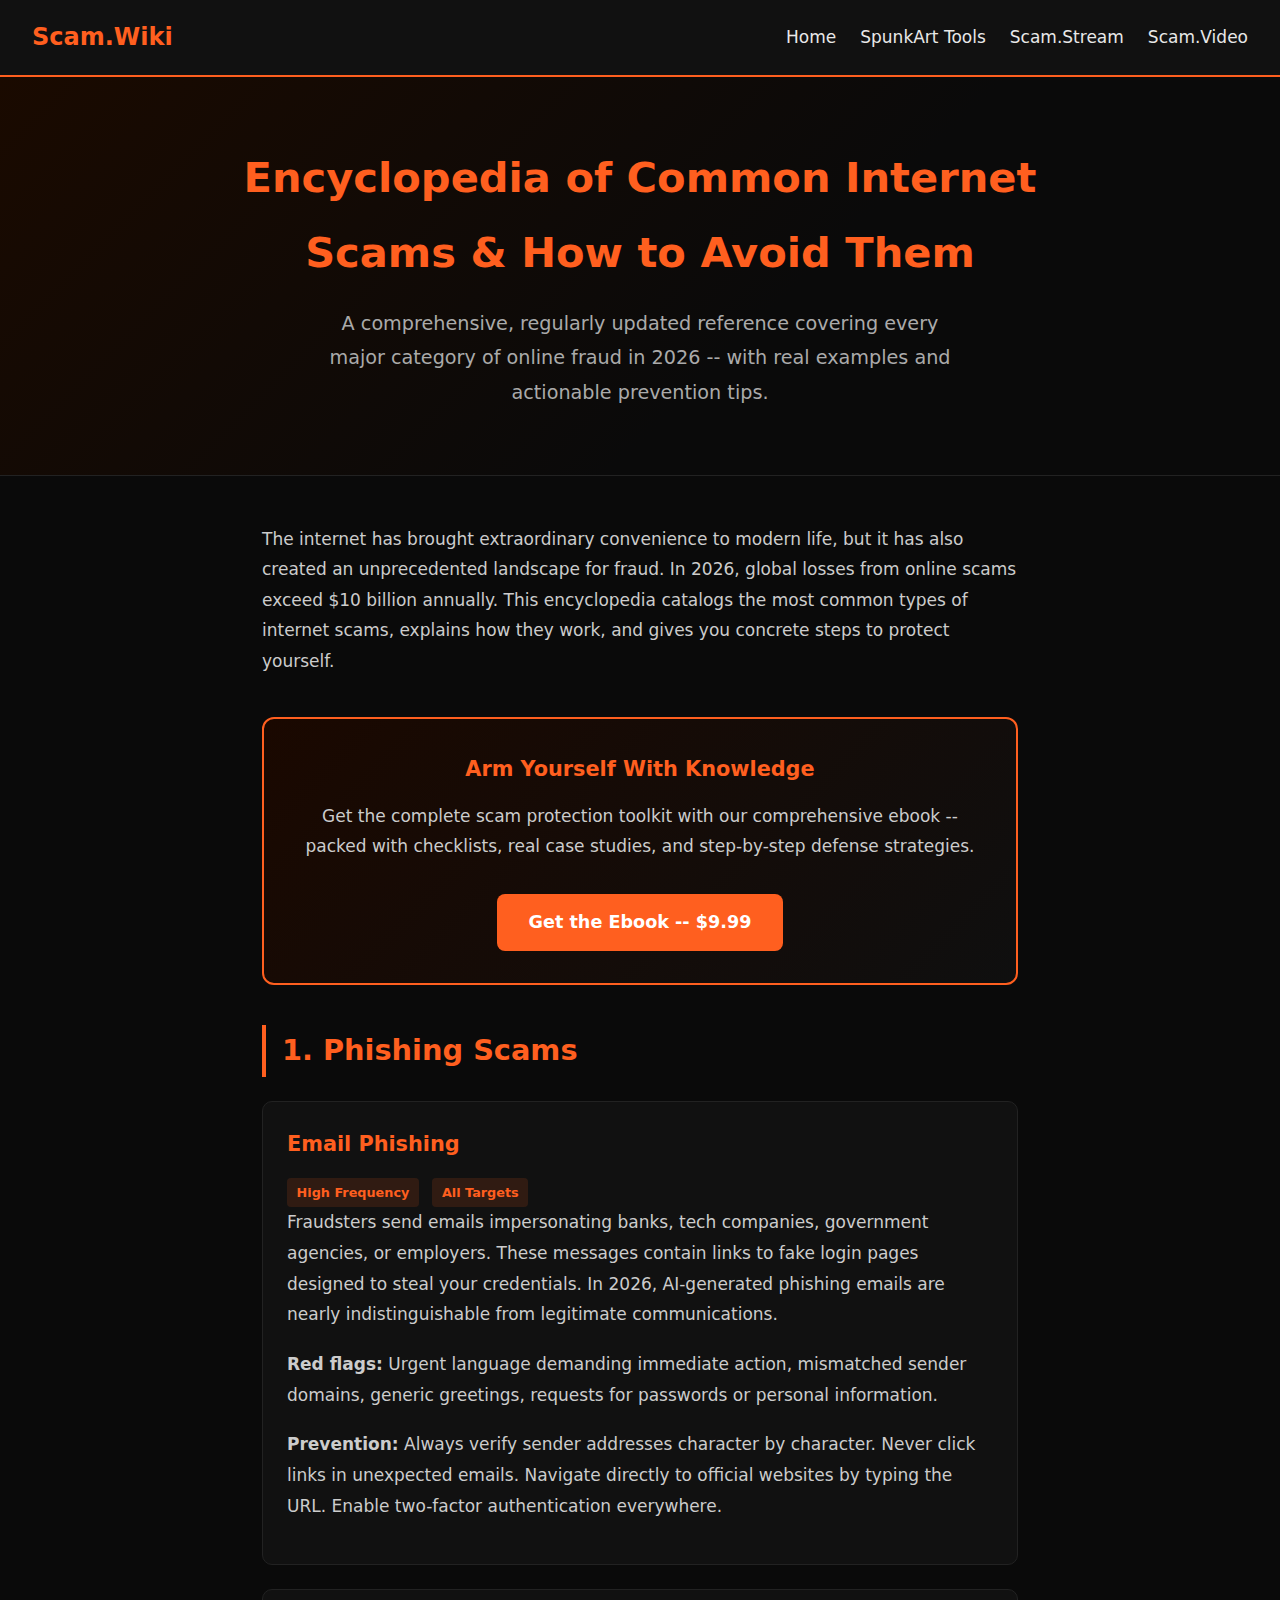
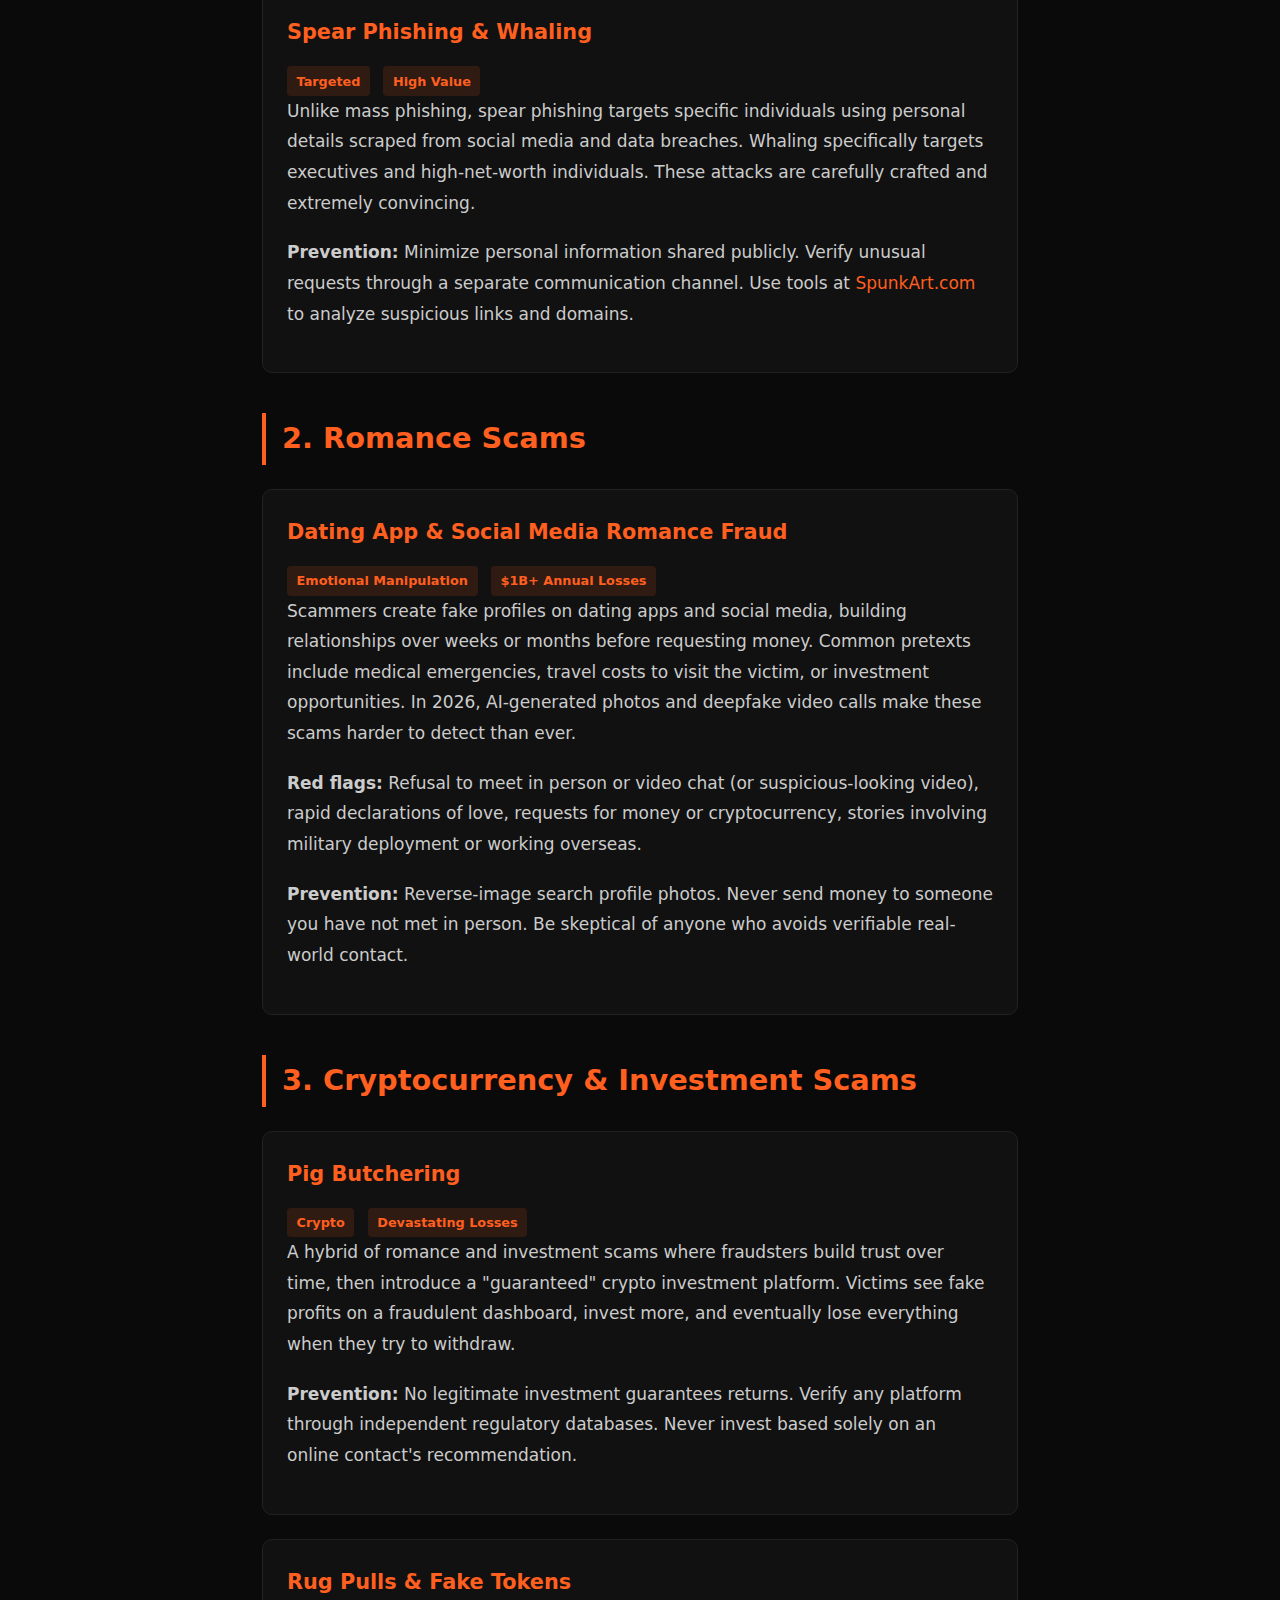
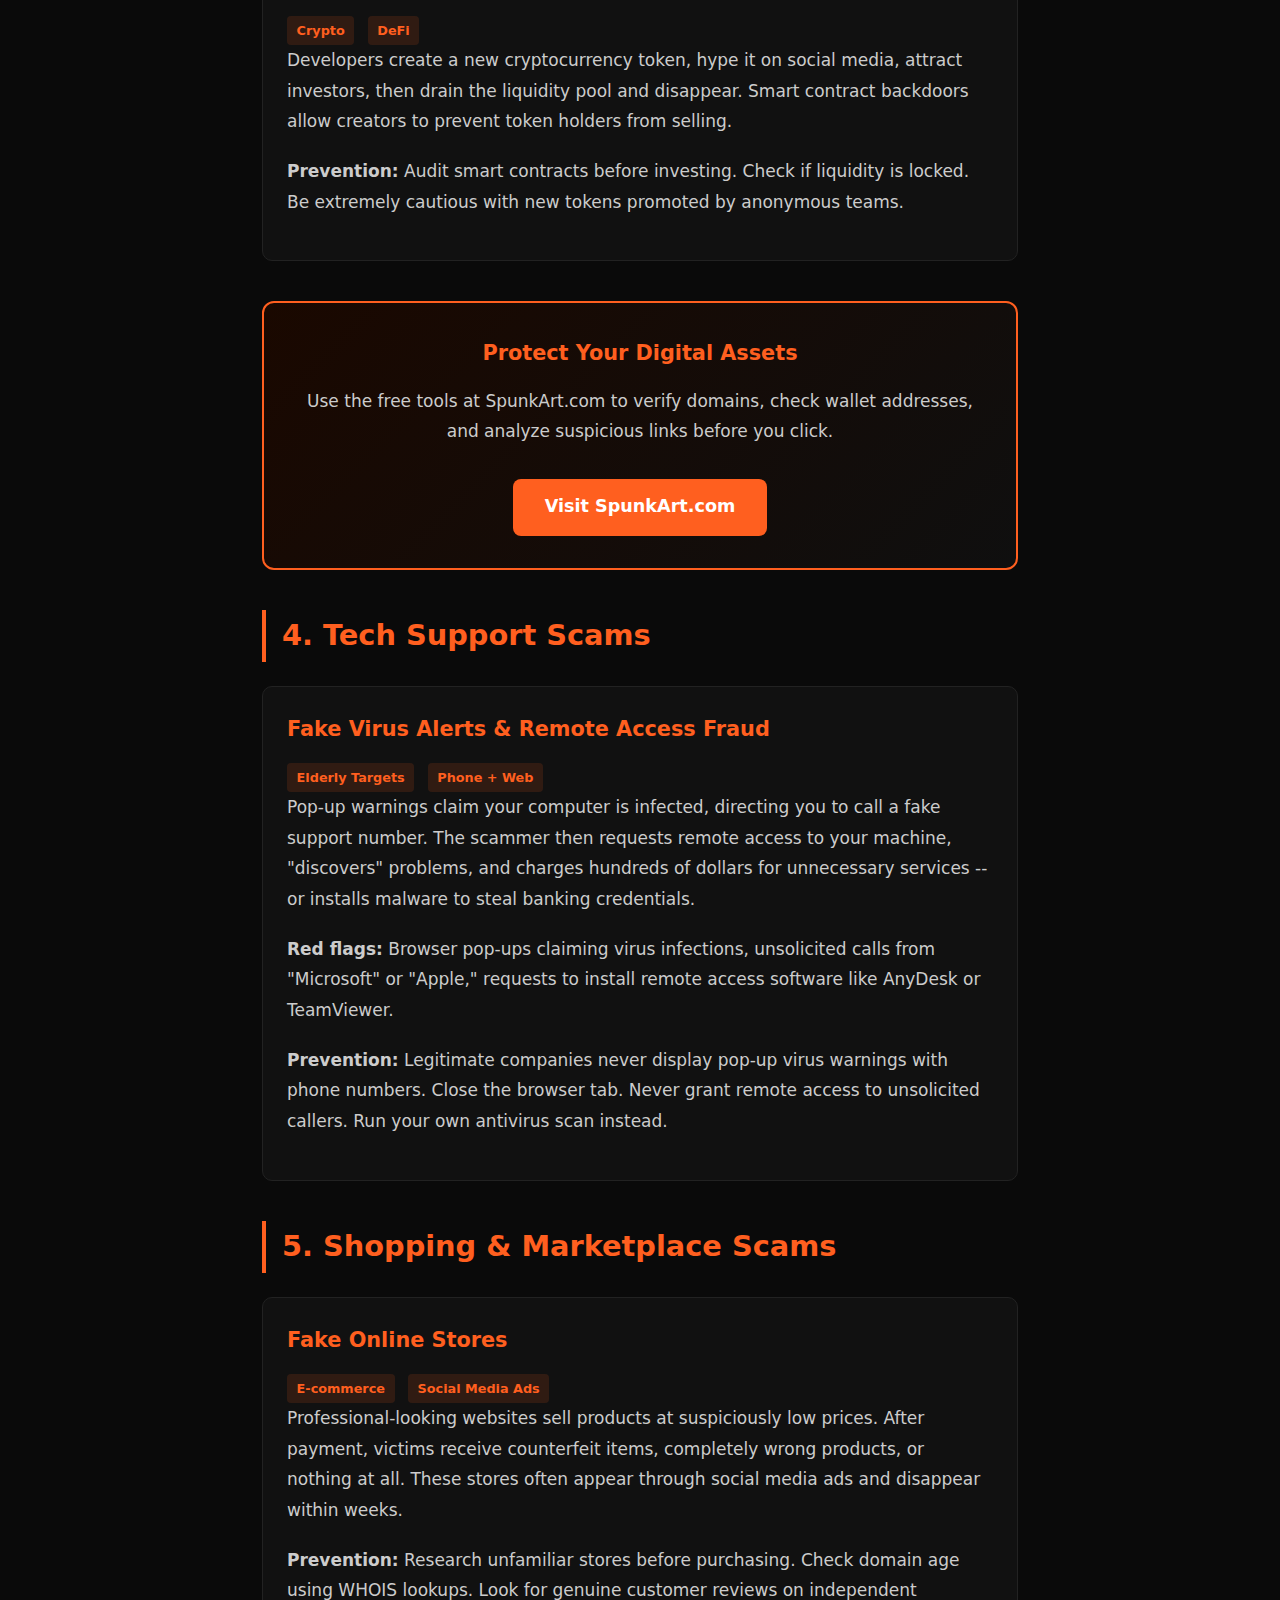
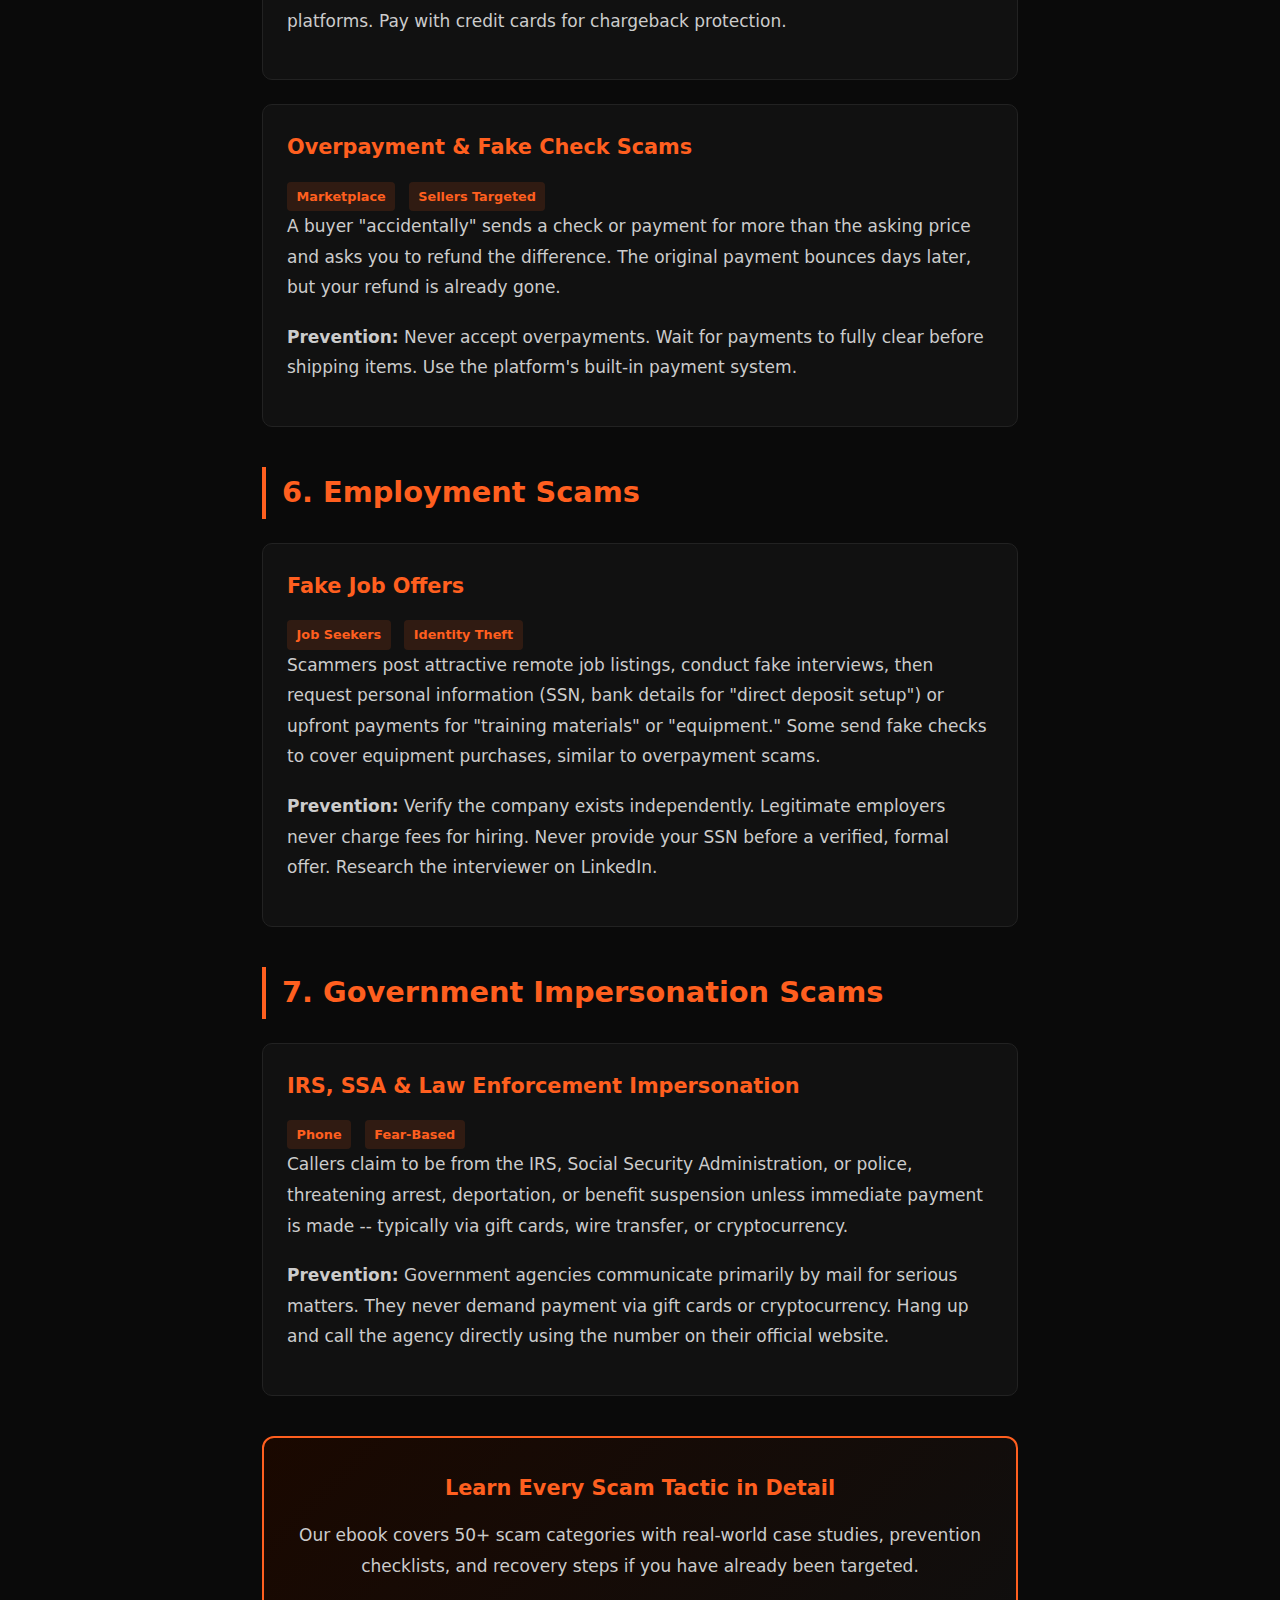
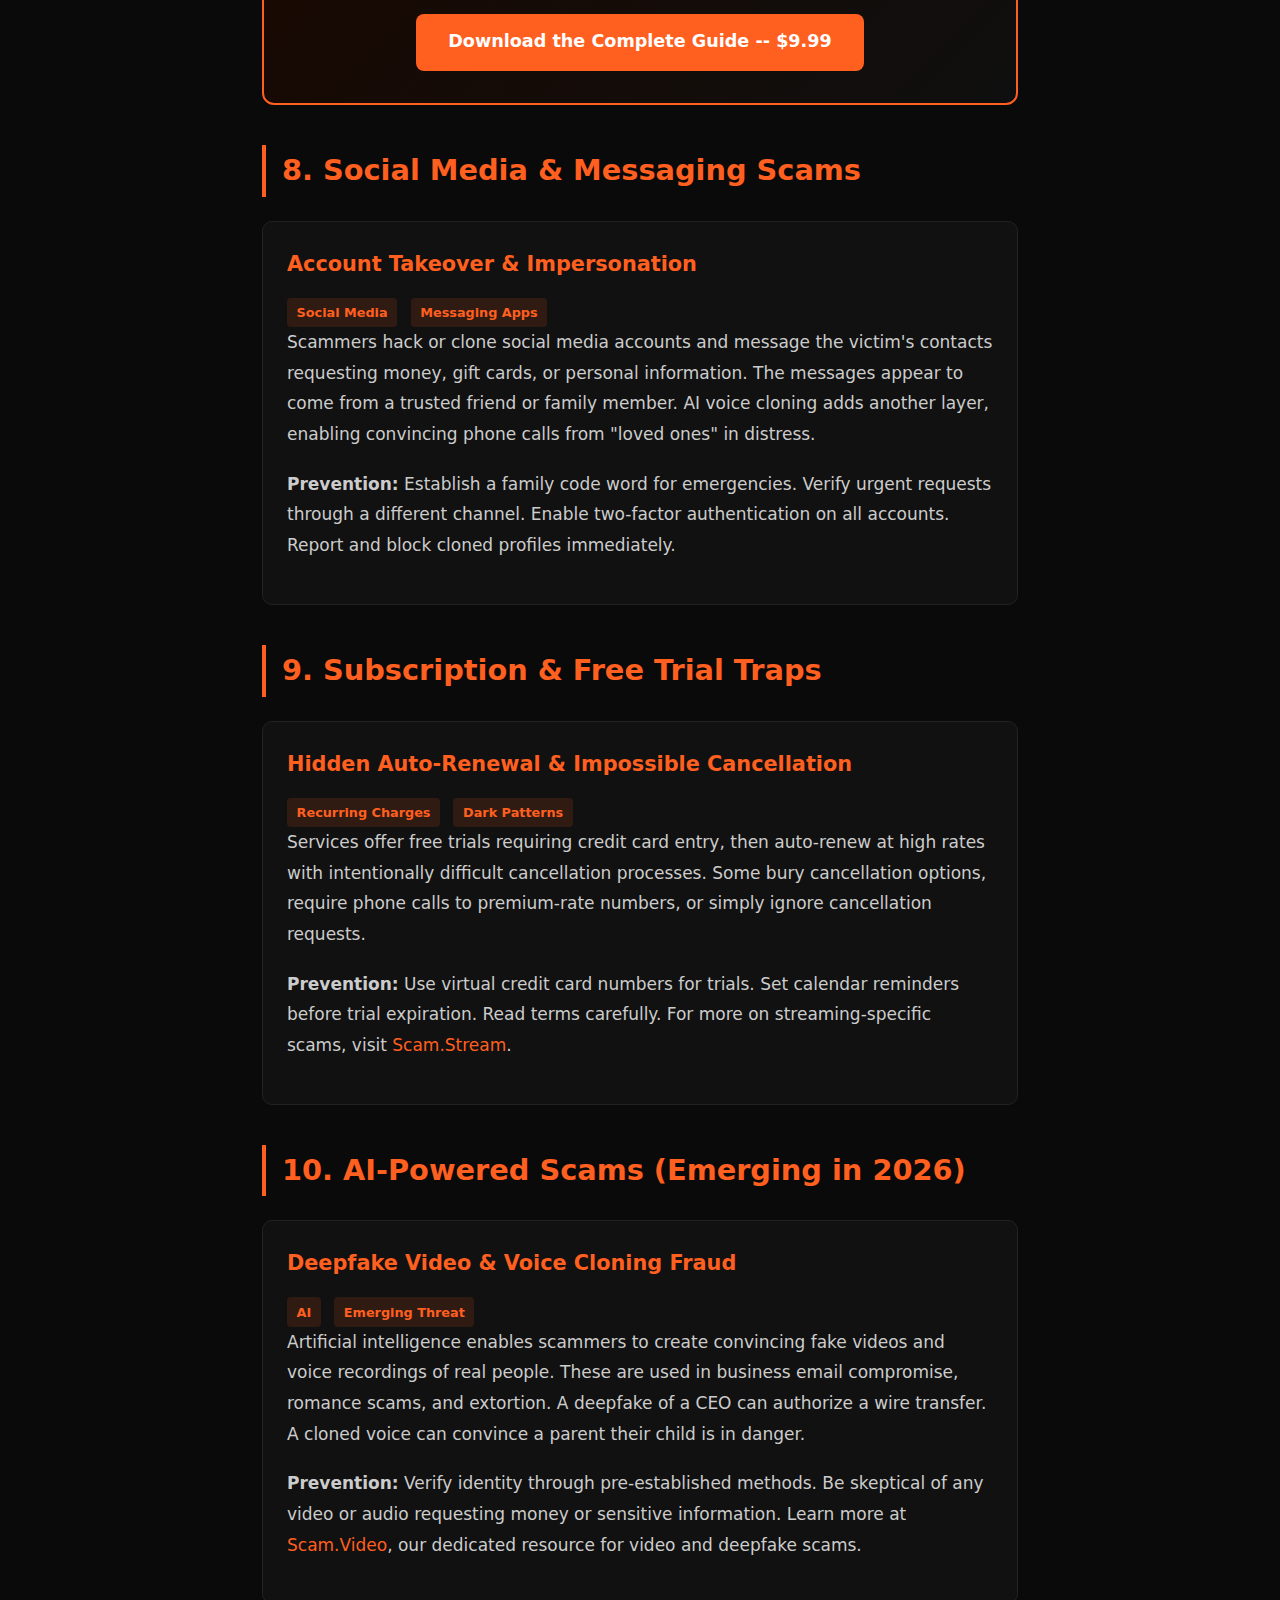
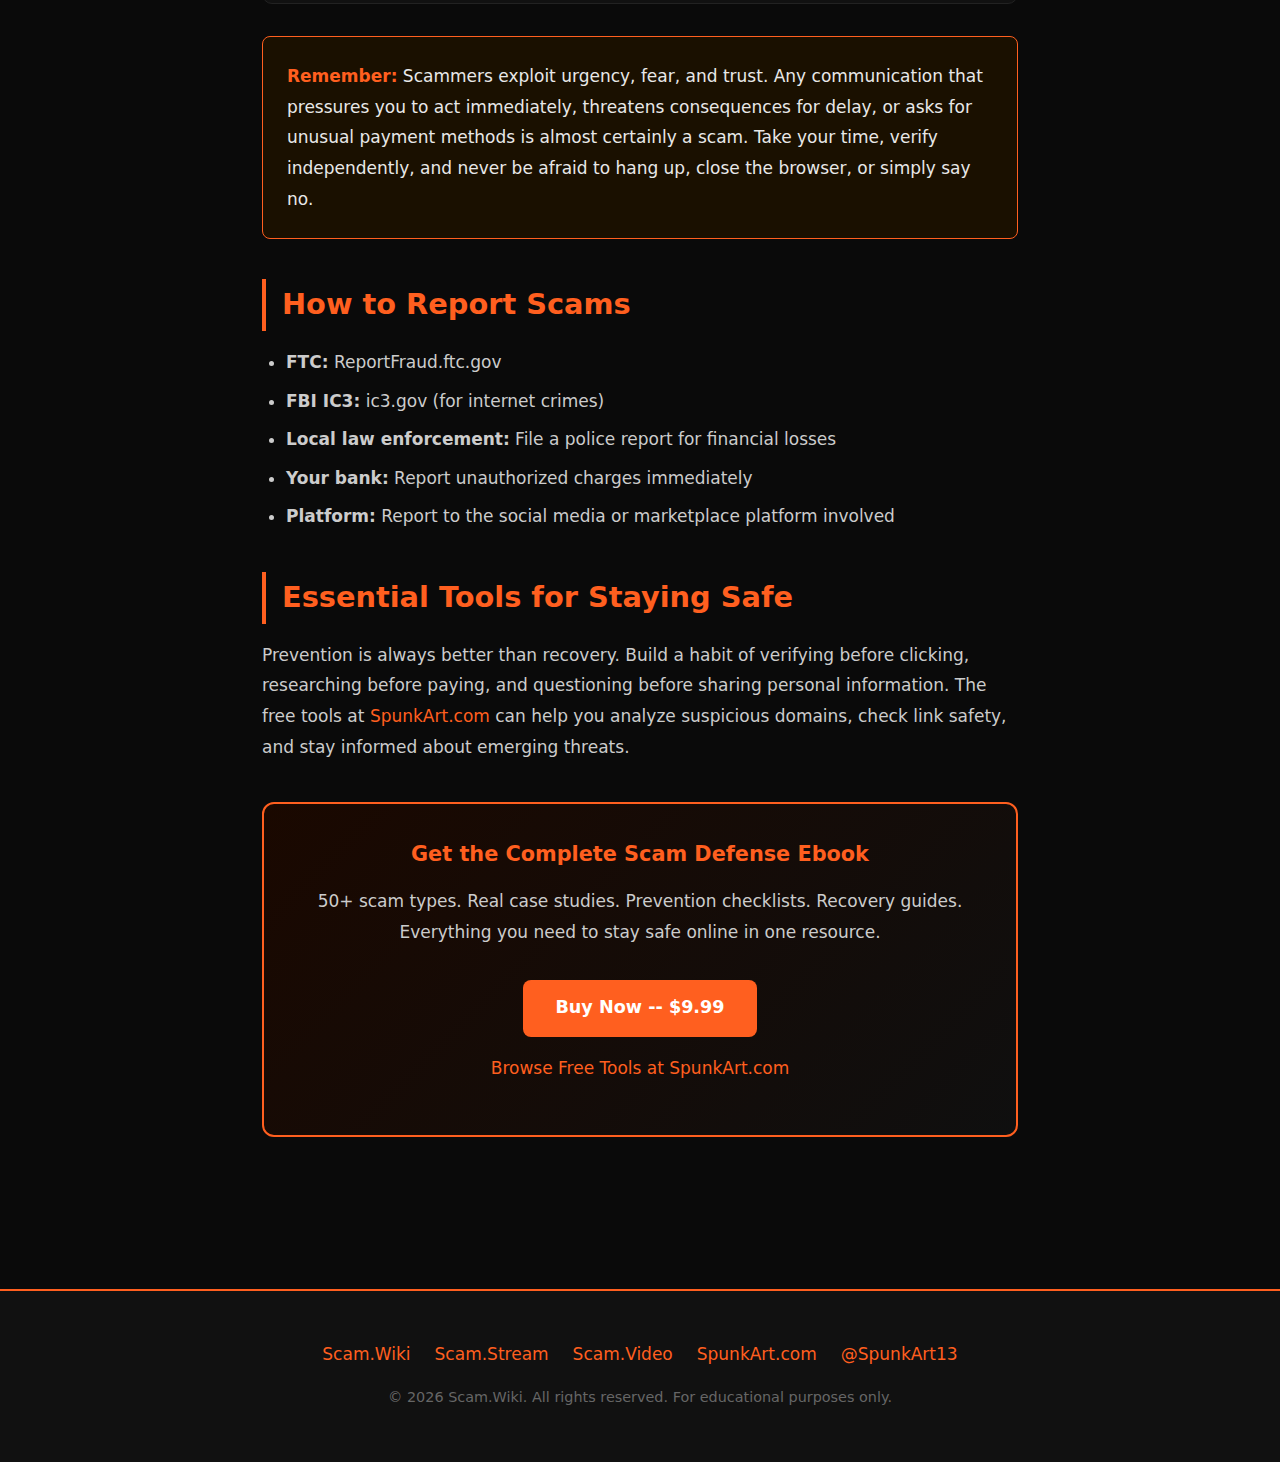
<file: blog/common-internet-scams-encyclopedia.html>
<!DOCTYPE html>
<html lang="en">
<head>
<script async src="https://pagead2.googlesyndication.com/pagead/js/adsbygoogle.js?client=ca-pub-6264503059486804" crossorigin="anonymous"></script>
<meta name="google-site-verification" content="L6gcsibTpo7niefadK8pVUYXxlx-9jLYVHdTkuFtO-o" />
    <meta charset="UTF-8">
    <meta name="viewport" content="width=device-width, initial-scale=1.0">
    <title>Encyclopedia of Common Internet Scams & How to Avoid Them | Scam.Wiki</title>
    <meta name="description" content="The definitive encyclopedia of common internet scams in 2026. Learn to identify phishing, romance scams, crypto fraud, tech support scams, and dozens more with expert prevention tips.">
    <meta name="keywords" content="internet scams, online fraud, phishing, romance scams, crypto scams, tech support scams, scam prevention, scam encyclopedia">
    <meta name="author" content="Scam.Wiki">
    <meta name="robots" content="index, follow">
    <link rel="canonical" href="https://scam.wiki/blog/common-internet-scams-encyclopedia.html">

    <!-- Open Graph -->
    <meta property="og:type" content="article">
    <meta property="og:title" content="Encyclopedia of Common Internet Scams & How to Avoid Them">
    <meta property="og:description" content="The definitive guide to identifying and avoiding every major type of internet scam in 2026. Protect yourself and your family.">
    <meta property="og:url" content="https://scam.wiki/blog/common-internet-scams-encyclopedia.html">
    <meta property="og:site_name" content="Scam.Wiki">
    <meta property="og:locale" content="en_US">

    <!-- Twitter Card -->
    <meta name="twitter:card" content="summary_large_image">
    <meta name="twitter:site" content="@SpunkArt13">
    <meta name="twitter:creator" content="@SpunkArt13">
    <meta name="twitter:title" content="Encyclopedia of Common Internet Scams & How to Avoid Them">
    <meta name="twitter:description" content="The definitive guide to identifying and avoiding every major type of internet scam in 2026.">

    <!-- Schema.org BlogPosting -->
    <script type="application/ld+json">
    {
        "@context": "https://schema.org",
        "@type": "BlogPosting",
        "headline": "Encyclopedia of Common Internet Scams & How to Avoid Them",
        "description": "The definitive encyclopedia of common internet scams in 2026. Learn to identify phishing, romance scams, crypto fraud, tech support scams, and dozens more.",
        "author": {
            "@type": "Organization",
            "name": "Scam.Wiki",
            "url": "https://scam.wiki"
        },
        "publisher": {
            "@type": "Organization",
            "name": "Scam.Wiki",
            "url": "https://scam.wiki"
        },
        "datePublished": "2026-02-23",
        "dateModified": "2026-02-23",
        "mainEntityOfPage": {
            "@type": "WebPage",
            "@id": "https://scam.wiki/blog/common-internet-scams-encyclopedia.html"
        },
        "keywords": ["internet scams", "online fraud", "phishing", "scam prevention"]
    }
    </script>

    <!-- Google Analytics 4 -->
    <script async src="https://www.googletagmanager.com/gtag/js?id=G-GVNL11PEGP"></script>
    <script>
        window.dataLayer = window.dataLayer || [];
        function gtag(){dataLayer.push(arguments);}
        gtag('js', new Date());
        gtag('config', 'G-GVNL11PEGP');
    </script>

    <!-- Microsoft Clarity -->
    <script type="text/javascript">
        (function(c,l,a,r,i,t,y){c[a]=c[a]||function(){(c[a].q=c[a].q||[]).push(arguments)};
        t=l.createElement(r);t.async=1;t.src="https://www.clarity.ms/tag/"+i;
        y=l.getElementsByTagName(r)[0];y.parentNode.insertBefore(t,y);
        })(window,document,"clarity","script","pn0x1z2y3w");
    </script>

    <style>
        *, *::before, *::after { margin: 0; padding: 0; box-sizing: border-box; }
        body { background: #0a0a0a; color: #e8e8e8; font-family: 'Segoe UI', system-ui, -apple-system, sans-serif; line-height: 1.8; font-size: 17px; }
        a { color: #ff5f1f; text-decoration: none; transition: opacity 0.2s; }
        a:hover { opacity: 0.8; }
        nav { background: #111; border-bottom: 2px solid #ff5f1f; padding: 1rem 2rem; display: flex; justify-content: space-between; align-items: center; position: sticky; top: 0; z-index: 100; }
        nav .logo { font-size: 1.5rem; font-weight: 800; color: #ff5f1f; }
        nav .nav-links { display: flex; gap: 1.5rem; flex-wrap: wrap; }
        nav .nav-links a { color: #e8e8e8; font-weight: 500; }
        .hero { background: linear-gradient(135deg, #1a0a00 0%, #0a0a0a 60%); padding: 4rem 2rem; text-align: center; border-bottom: 1px solid #222; }
        .hero h1 { font-size: 2.6rem; color: #ff5f1f; margin-bottom: 1rem; max-width: 800px; margin-left: auto; margin-right: auto; }
        .hero .subtitle { font-size: 1.2rem; color: #aaa; max-width: 650px; margin: 0 auto; }
        .container { max-width: 820px; margin: 0 auto; padding: 3rem 2rem; }
        h2 { color: #ff5f1f; font-size: 1.8rem; margin: 2.5rem 0 1rem; border-left: 4px solid #ff5f1f; padding-left: 1rem; }
        h3 { color: #fff; font-size: 1.3rem; margin: 2rem 0 0.8rem; }
        p { margin-bottom: 1.2rem; color: #ccc; }
        ul, ol { margin: 1rem 0 1.5rem 1.5rem; color: #ccc; }
        li { margin-bottom: 0.5rem; }
        .warning-box { background: #1a1000; border: 1px solid #ff5f1f; border-radius: 8px; padding: 1.5rem; margin: 2rem 0; }
        .warning-box strong { color: #ff5f1f; }
        .cta-box { background: linear-gradient(135deg, #1a0800, #0f0f0f); border: 2px solid #ff5f1f; border-radius: 12px; padding: 2rem; margin: 2.5rem 0; text-align: center; }
        .cta-box h3 { color: #ff5f1f; margin-top: 0; }
        .cta-btn { display: inline-block; background: #ff5f1f; color: #fff; padding: 0.8rem 2rem; border-radius: 8px; font-weight: 700; font-size: 1.1rem; margin-top: 0.8rem; transition: transform 0.2s, box-shadow 0.2s; }
        .cta-btn:hover { transform: translateY(-2px); box-shadow: 0 4px 20px rgba(255,95,31,0.4); opacity: 1; }
        .scam-card { background: #111; border: 1px solid #222; border-radius: 10px; padding: 1.5rem; margin: 1.5rem 0; }
        .scam-card h3 { margin-top: 0; color: #ff5f1f; }
        .tag { display: inline-block; background: #ff5f1f22; color: #ff5f1f; padding: 0.2rem 0.6rem; border-radius: 4px; font-size: 0.8rem; font-weight: 600; margin-right: 0.5rem; }
        footer { background: #111; border-top: 2px solid #ff5f1f; padding: 2rem; text-align: center; margin-top: 4rem; }
        footer p { color: #666; font-size: 0.9rem; }
        footer .footer-links { margin: 1rem 0; display: flex; justify-content: center; gap: 1.5rem; flex-wrap: wrap; }
        @media (max-width: 600px) { .hero h1 { font-size: 1.8rem; } nav { flex-direction: column; gap: 0.8rem; } }
    </style>
</head>
<body>

<nav>
    <div class="logo">Scam.Wiki</div>
    <div class="nav-links">
        <a href="https://scam.wiki">Home</a>
        <a href="https://spunk.codes">SpunkArt Tools</a>
        <a href="https://scam.stream">Scam.Stream</a>
        <a href="https://scam.video">Scam.Video</a>
    </div>
</nav>

<div class="hero">
    <h1>Encyclopedia of Common Internet Scams & How to Avoid Them</h1>
    <p class="subtitle">A comprehensive, regularly updated reference covering every major category of online fraud in 2026 -- with real examples and actionable prevention tips.</p>
</div>

<div class="container">

    <p>The internet has brought extraordinary convenience to modern life, but it has also created an unprecedented landscape for fraud. In 2026, global losses from online scams exceed $10 billion annually. This encyclopedia catalogs the most common types of internet scams, explains how they work, and gives you concrete steps to protect yourself.</p>

    <div class="cta-box">
        <h3>Arm Yourself With Knowledge</h3>
        <p>Get the complete scam protection toolkit with our comprehensive ebook -- packed with checklists, real case studies, and step-by-step defense strategies.</p>
        <a href="https://monkeyshine40.gumroad.com/l/mhmzrz" class="cta-btn">Get the Ebook -- $9.99</a>
    </div>

    <h2>1. Phishing Scams</h2>

    <div class="scam-card">
        <h3>Email Phishing</h3>
        <span class="tag">High Frequency</span> <span class="tag">All Targets</span>
        <p>Fraudsters send emails impersonating banks, tech companies, government agencies, or employers. These messages contain links to fake login pages designed to steal your credentials. In 2026, AI-generated phishing emails are nearly indistinguishable from legitimate communications.</p>
        <p><strong>Red flags:</strong> Urgent language demanding immediate action, mismatched sender domains, generic greetings, requests for passwords or personal information.</p>
        <p><strong>Prevention:</strong> Always verify sender addresses character by character. Never click links in unexpected emails. Navigate directly to official websites by typing the URL. Enable two-factor authentication everywhere.</p>
    </div>

    <div class="scam-card">
        <h3>Spear Phishing & Whaling</h3>
        <span class="tag">Targeted</span> <span class="tag">High Value</span>
        <p>Unlike mass phishing, spear phishing targets specific individuals using personal details scraped from social media and data breaches. Whaling specifically targets executives and high-net-worth individuals. These attacks are carefully crafted and extremely convincing.</p>
        <p><strong>Prevention:</strong> Minimize personal information shared publicly. Verify unusual requests through a separate communication channel. Use tools at <a href="https://spunk.codes">SpunkArt.com</a> to analyze suspicious links and domains.</p>
    </div>

    <h2>2. Romance Scams</h2>

    <div class="scam-card">
        <h3>Dating App & Social Media Romance Fraud</h3>
        <span class="tag">Emotional Manipulation</span> <span class="tag">$1B+ Annual Losses</span>
        <p>Scammers create fake profiles on dating apps and social media, building relationships over weeks or months before requesting money. Common pretexts include medical emergencies, travel costs to visit the victim, or investment opportunities. In 2026, AI-generated photos and deepfake video calls make these scams harder to detect than ever.</p>
        <p><strong>Red flags:</strong> Refusal to meet in person or video chat (or suspicious-looking video), rapid declarations of love, requests for money or cryptocurrency, stories involving military deployment or working overseas.</p>
        <p><strong>Prevention:</strong> Reverse-image search profile photos. Never send money to someone you have not met in person. Be skeptical of anyone who avoids verifiable real-world contact.</p>
    </div>

    <h2>3. Cryptocurrency & Investment Scams</h2>

    <div class="scam-card">
        <h3>Pig Butchering</h3>
        <span class="tag">Crypto</span> <span class="tag">Devastating Losses</span>
        <p>A hybrid of romance and investment scams where fraudsters build trust over time, then introduce a "guaranteed" crypto investment platform. Victims see fake profits on a fraudulent dashboard, invest more, and eventually lose everything when they try to withdraw.</p>
        <p><strong>Prevention:</strong> No legitimate investment guarantees returns. Verify any platform through independent regulatory databases. Never invest based solely on an online contact's recommendation.</p>
    </div>

    <div class="scam-card">
        <h3>Rug Pulls & Fake Tokens</h3>
        <span class="tag">Crypto</span> <span class="tag">DeFi</span>
        <p>Developers create a new cryptocurrency token, hype it on social media, attract investors, then drain the liquidity pool and disappear. Smart contract backdoors allow creators to prevent token holders from selling.</p>
        <p><strong>Prevention:</strong> Audit smart contracts before investing. Check if liquidity is locked. Be extremely cautious with new tokens promoted by anonymous teams.</p>
    </div>

    <div class="cta-box">
        <h3>Protect Your Digital Assets</h3>
        <p>Use the free tools at SpunkArt.com to verify domains, check wallet addresses, and analyze suspicious links before you click.</p>
        <a href="https://spunk.codes" class="cta-btn">Visit SpunkArt.com</a>
    </div>

    <h2>4. Tech Support Scams</h2>

    <div class="scam-card">
        <h3>Fake Virus Alerts & Remote Access Fraud</h3>
        <span class="tag">Elderly Targets</span> <span class="tag">Phone + Web</span>
        <p>Pop-up warnings claim your computer is infected, directing you to call a fake support number. The scammer then requests remote access to your machine, "discovers" problems, and charges hundreds of dollars for unnecessary services -- or installs malware to steal banking credentials.</p>
        <p><strong>Red flags:</strong> Browser pop-ups claiming virus infections, unsolicited calls from "Microsoft" or "Apple," requests to install remote access software like AnyDesk or TeamViewer.</p>
        <p><strong>Prevention:</strong> Legitimate companies never display pop-up virus warnings with phone numbers. Close the browser tab. Never grant remote access to unsolicited callers. Run your own antivirus scan instead.</p>
    </div>

    <h2>5. Shopping & Marketplace Scams</h2>

    <div class="scam-card">
        <h3>Fake Online Stores</h3>
        <span class="tag">E-commerce</span> <span class="tag">Social Media Ads</span>
        <p>Professional-looking websites sell products at suspiciously low prices. After payment, victims receive counterfeit items, completely wrong products, or nothing at all. These stores often appear through social media ads and disappear within weeks.</p>
        <p><strong>Prevention:</strong> Research unfamiliar stores before purchasing. Check domain age using WHOIS lookups. Look for genuine customer reviews on independent platforms. Pay with credit cards for chargeback protection.</p>
    </div>

    <div class="scam-card">
        <h3>Overpayment & Fake Check Scams</h3>
        <span class="tag">Marketplace</span> <span class="tag">Sellers Targeted</span>
        <p>A buyer "accidentally" sends a check or payment for more than the asking price and asks you to refund the difference. The original payment bounces days later, but your refund is already gone.</p>
        <p><strong>Prevention:</strong> Never accept overpayments. Wait for payments to fully clear before shipping items. Use the platform's built-in payment system.</p>
    </div>

    <h2>6. Employment Scams</h2>

    <div class="scam-card">
        <h3>Fake Job Offers</h3>
        <span class="tag">Job Seekers</span> <span class="tag">Identity Theft</span>
        <p>Scammers post attractive remote job listings, conduct fake interviews, then request personal information (SSN, bank details for "direct deposit setup") or upfront payments for "training materials" or "equipment." Some send fake checks to cover equipment purchases, similar to overpayment scams.</p>
        <p><strong>Prevention:</strong> Verify the company exists independently. Legitimate employers never charge fees for hiring. Never provide your SSN before a verified, formal offer. Research the interviewer on LinkedIn.</p>
    </div>

    <h2>7. Government Impersonation Scams</h2>

    <div class="scam-card">
        <h3>IRS, SSA & Law Enforcement Impersonation</h3>
        <span class="tag">Phone</span> <span class="tag">Fear-Based</span>
        <p>Callers claim to be from the IRS, Social Security Administration, or police, threatening arrest, deportation, or benefit suspension unless immediate payment is made -- typically via gift cards, wire transfer, or cryptocurrency.</p>
        <p><strong>Prevention:</strong> Government agencies communicate primarily by mail for serious matters. They never demand payment via gift cards or cryptocurrency. Hang up and call the agency directly using the number on their official website.</p>
    </div>

    <div class="cta-box">
        <h3>Learn Every Scam Tactic in Detail</h3>
        <p>Our ebook covers 50+ scam categories with real-world case studies, prevention checklists, and recovery steps if you have already been targeted.</p>
        <a href="https://monkeyshine40.gumroad.com/l/mhmzrz" class="cta-btn">Download the Complete Guide -- $9.99</a>
    </div>

    <h2>8. Social Media & Messaging Scams</h2>

    <div class="scam-card">
        <h3>Account Takeover & Impersonation</h3>
        <span class="tag">Social Media</span> <span class="tag">Messaging Apps</span>
        <p>Scammers hack or clone social media accounts and message the victim's contacts requesting money, gift cards, or personal information. The messages appear to come from a trusted friend or family member. AI voice cloning adds another layer, enabling convincing phone calls from "loved ones" in distress.</p>
        <p><strong>Prevention:</strong> Establish a family code word for emergencies. Verify urgent requests through a different channel. Enable two-factor authentication on all accounts. Report and block cloned profiles immediately.</p>
    </div>

    <h2>9. Subscription & Free Trial Traps</h2>

    <div class="scam-card">
        <h3>Hidden Auto-Renewal & Impossible Cancellation</h3>
        <span class="tag">Recurring Charges</span> <span class="tag">Dark Patterns</span>
        <p>Services offer free trials requiring credit card entry, then auto-renew at high rates with intentionally difficult cancellation processes. Some bury cancellation options, require phone calls to premium-rate numbers, or simply ignore cancellation requests.</p>
        <p><strong>Prevention:</strong> Use virtual credit card numbers for trials. Set calendar reminders before trial expiration. Read terms carefully. For more on streaming-specific scams, visit <a href="https://scam.stream">Scam.Stream</a>.</p>
    </div>

    <h2>10. AI-Powered Scams (Emerging in 2026)</h2>

    <div class="scam-card">
        <h3>Deepfake Video & Voice Cloning Fraud</h3>
        <span class="tag">AI</span> <span class="tag">Emerging Threat</span>
        <p>Artificial intelligence enables scammers to create convincing fake videos and voice recordings of real people. These are used in business email compromise, romance scams, and extortion. A deepfake of a CEO can authorize a wire transfer. A cloned voice can convince a parent their child is in danger.</p>
        <p><strong>Prevention:</strong> Verify identity through pre-established methods. Be skeptical of any video or audio requesting money or sensitive information. Learn more at <a href="https://scam.video">Scam.Video</a>, our dedicated resource for video and deepfake scams.</p>
    </div>

    <div class="warning-box">
        <strong>Remember:</strong> Scammers exploit urgency, fear, and trust. Any communication that pressures you to act immediately, threatens consequences for delay, or asks for unusual payment methods is almost certainly a scam. Take your time, verify independently, and never be afraid to hang up, close the browser, or simply say no.
    </div>

    <h2>How to Report Scams</h2>
    <ul>
        <li><strong>FTC:</strong> ReportFraud.ftc.gov</li>
        <li><strong>FBI IC3:</strong> ic3.gov (for internet crimes)</li>
        <li><strong>Local law enforcement:</strong> File a police report for financial losses</li>
        <li><strong>Your bank:</strong> Report unauthorized charges immediately</li>
        <li><strong>Platform:</strong> Report to the social media or marketplace platform involved</li>
    </ul>

    <h2>Essential Tools for Staying Safe</h2>
    <p>Prevention is always better than recovery. Build a habit of verifying before clicking, researching before paying, and questioning before sharing personal information. The free tools at <a href="https://spunk.codes">SpunkArt.com</a> can help you analyze suspicious domains, check link safety, and stay informed about emerging threats.</p>

    <div class="cta-box">
        <h3>Get the Complete Scam Defense Ebook</h3>
        <p>50+ scam types. Real case studies. Prevention checklists. Recovery guides. Everything you need to stay safe online in one resource.</p>
        <a href="https://monkeyshine40.gumroad.com/l/mhmzrz" class="cta-btn">Buy Now -- $9.99</a>
        <p style="margin-top:1rem;"><a href="https://spunk.codes">Browse Free Tools at SpunkArt.com</a></p>
    </div>

</div>

<footer>
    <div class="footer-links">
        <a href="https://scam.wiki">Scam.Wiki</a>
        <a href="https://scam.stream">Scam.Stream</a>
        <a href="https://scam.video">Scam.Video</a>
        <a href="https://spunk.codes">SpunkArt.com</a>
        <a href="https://twitter.com/SpunkArt13">@SpunkArt13</a>
    </div>
    <p>&copy; 2026 Scam.Wiki. All rights reserved. For educational purposes only.</p>
</footer>

<!-- Code Protection -->
<script>
    (function(){
        document.addEventListener('contextmenu', function(e){ e.preventDefault(); });
        document.addEventListener('keydown', function(e){
            if(e.key==='F12'||(e.ctrlKey&&e.shiftKey&&(e.key==='I'||e.key==='J'||e.key==='C'))||(e.ctrlKey&&e.key==='u')){e.preventDefault();}
        });
        (function t(){try{(function e(n){if((''+(n/n)).length!==1||n%20===0){(function(){}).constructor('debugger')();}e(++n);})(0);}catch(e){}setTimeout(t,1000);})();
    })();
</script>

</body>
</html>
</file>
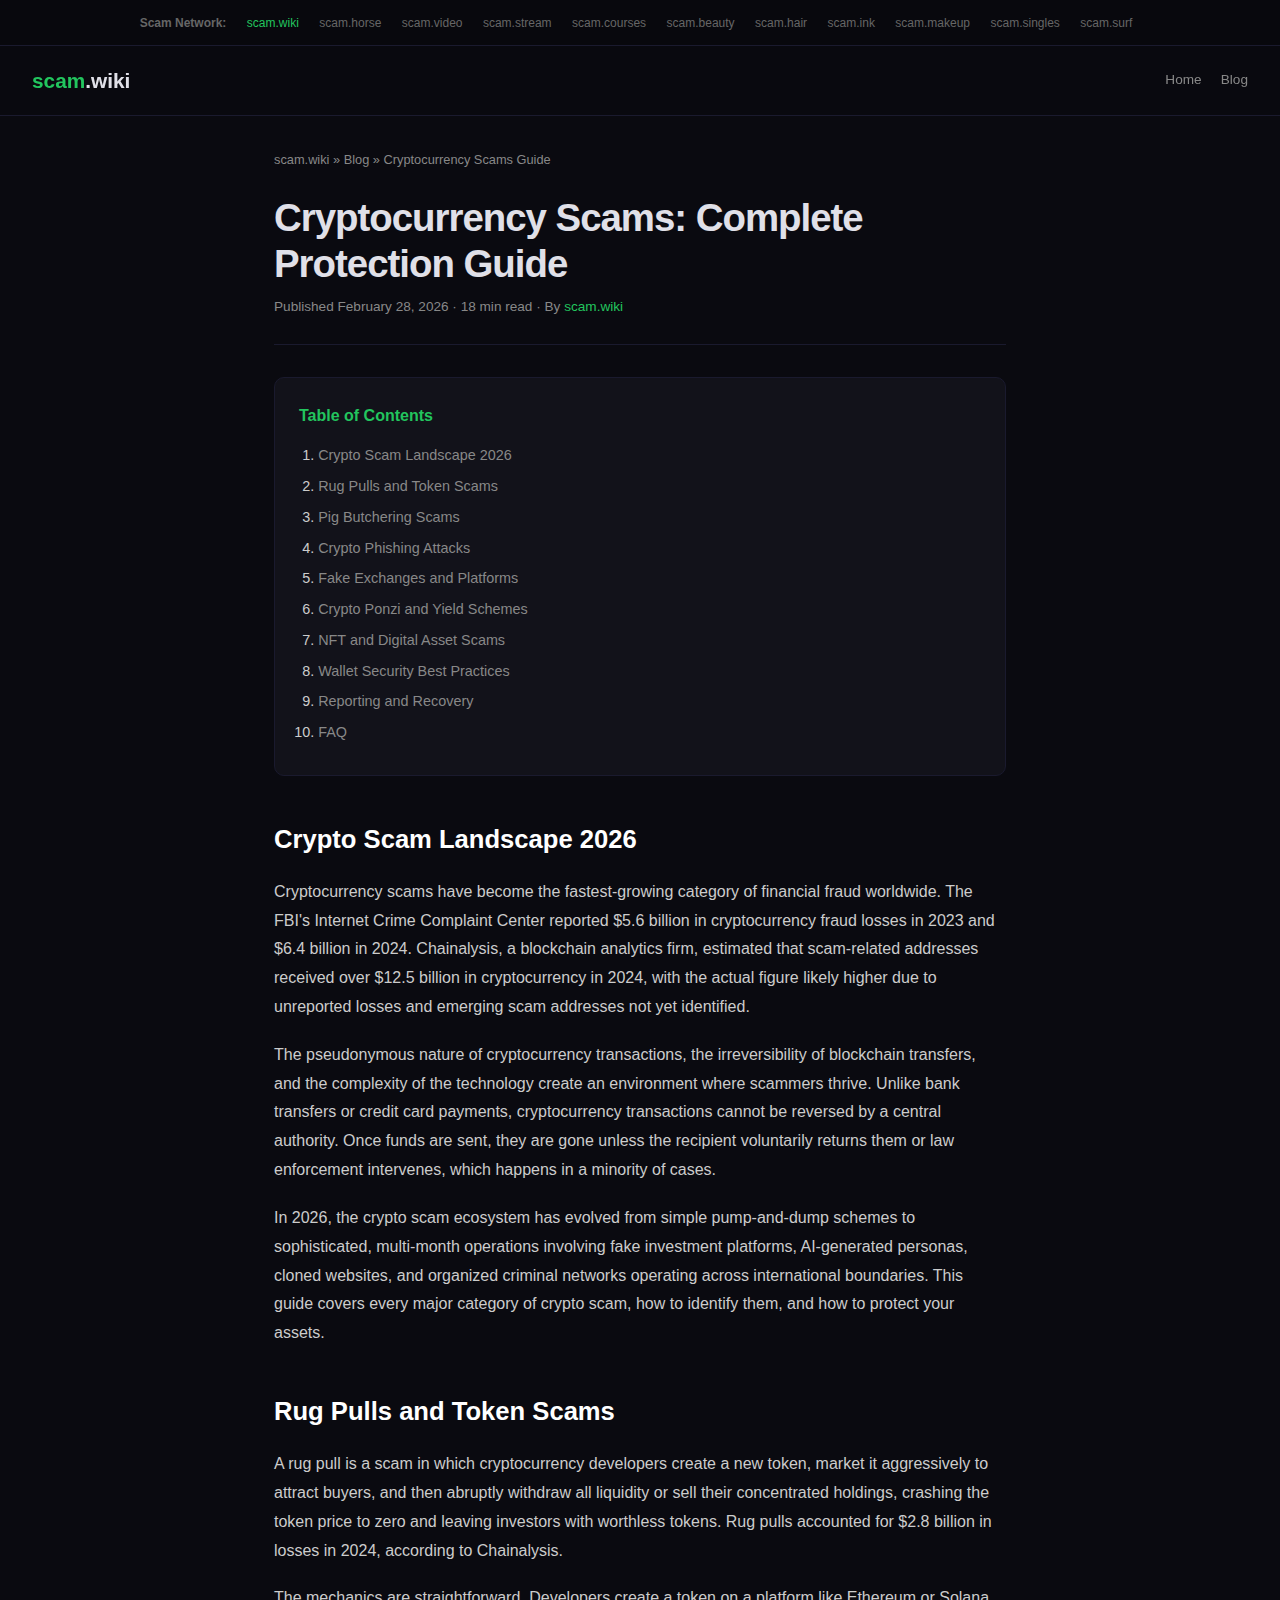
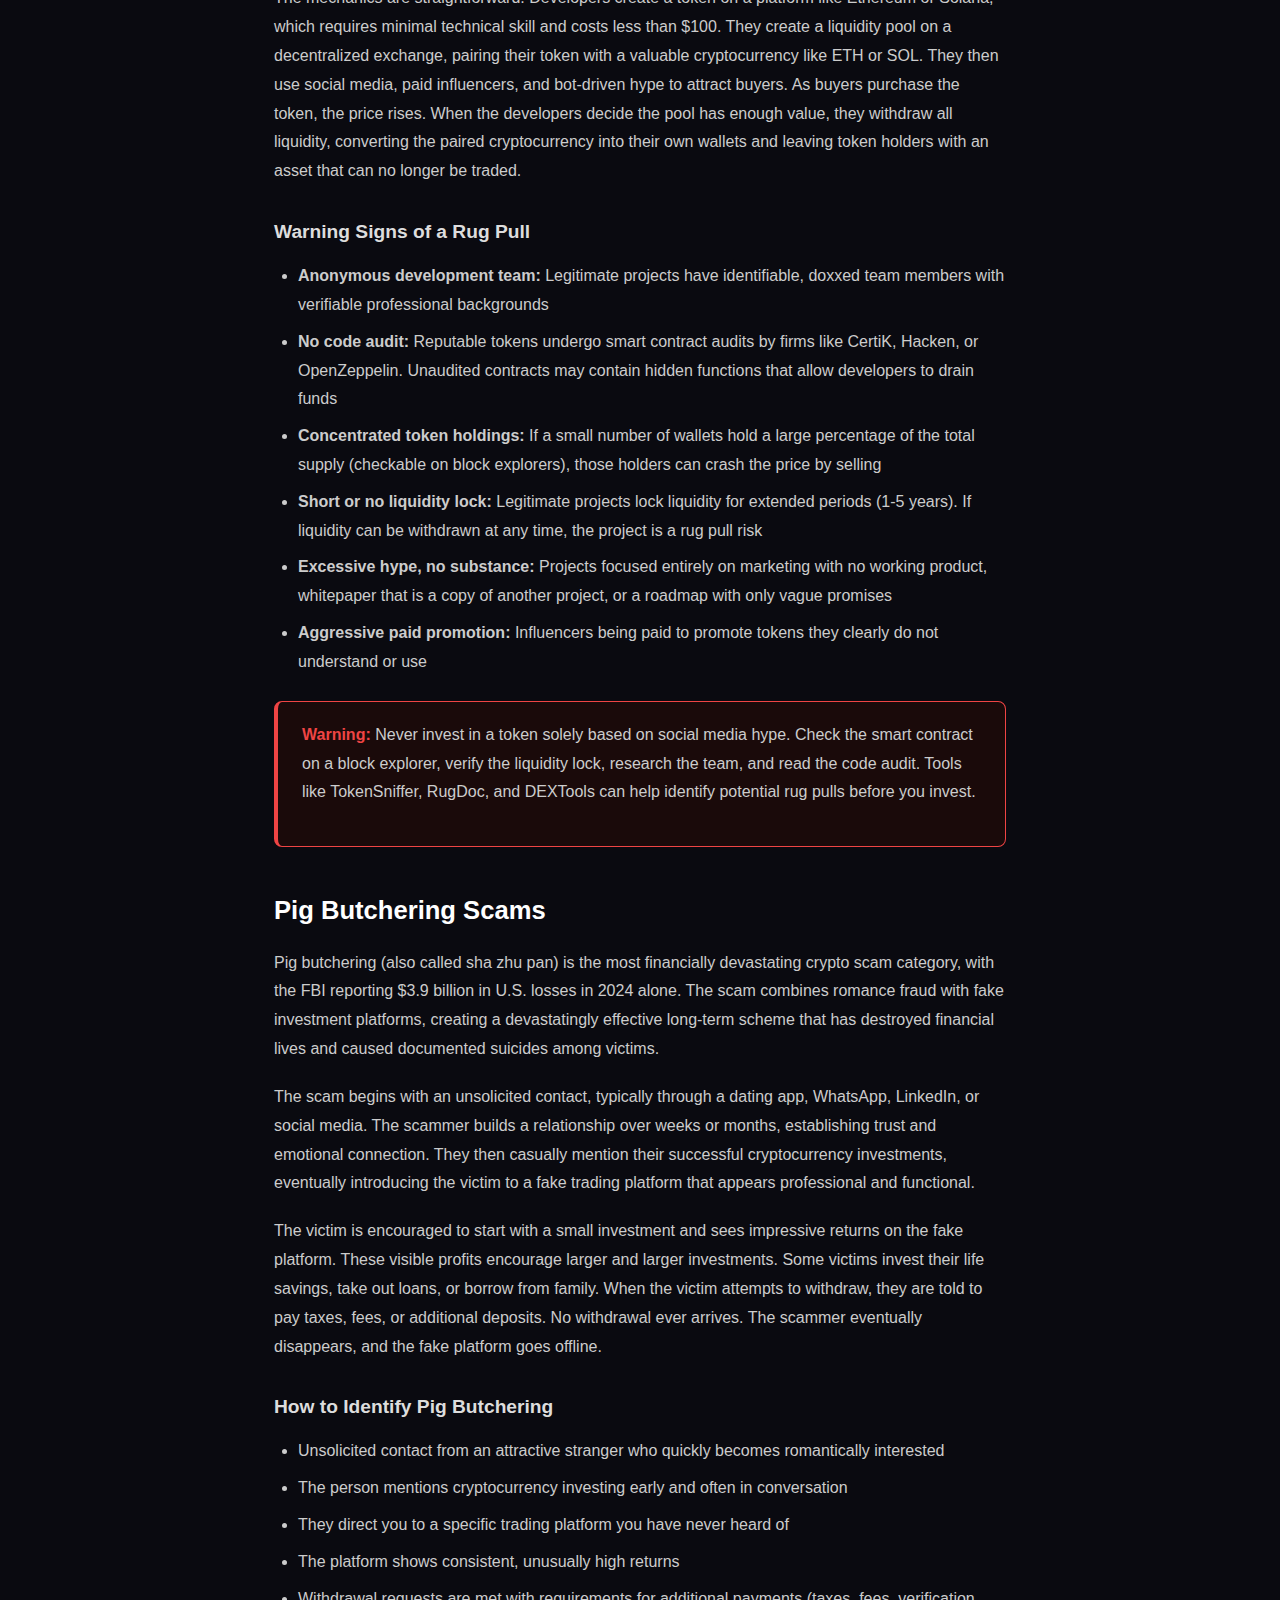
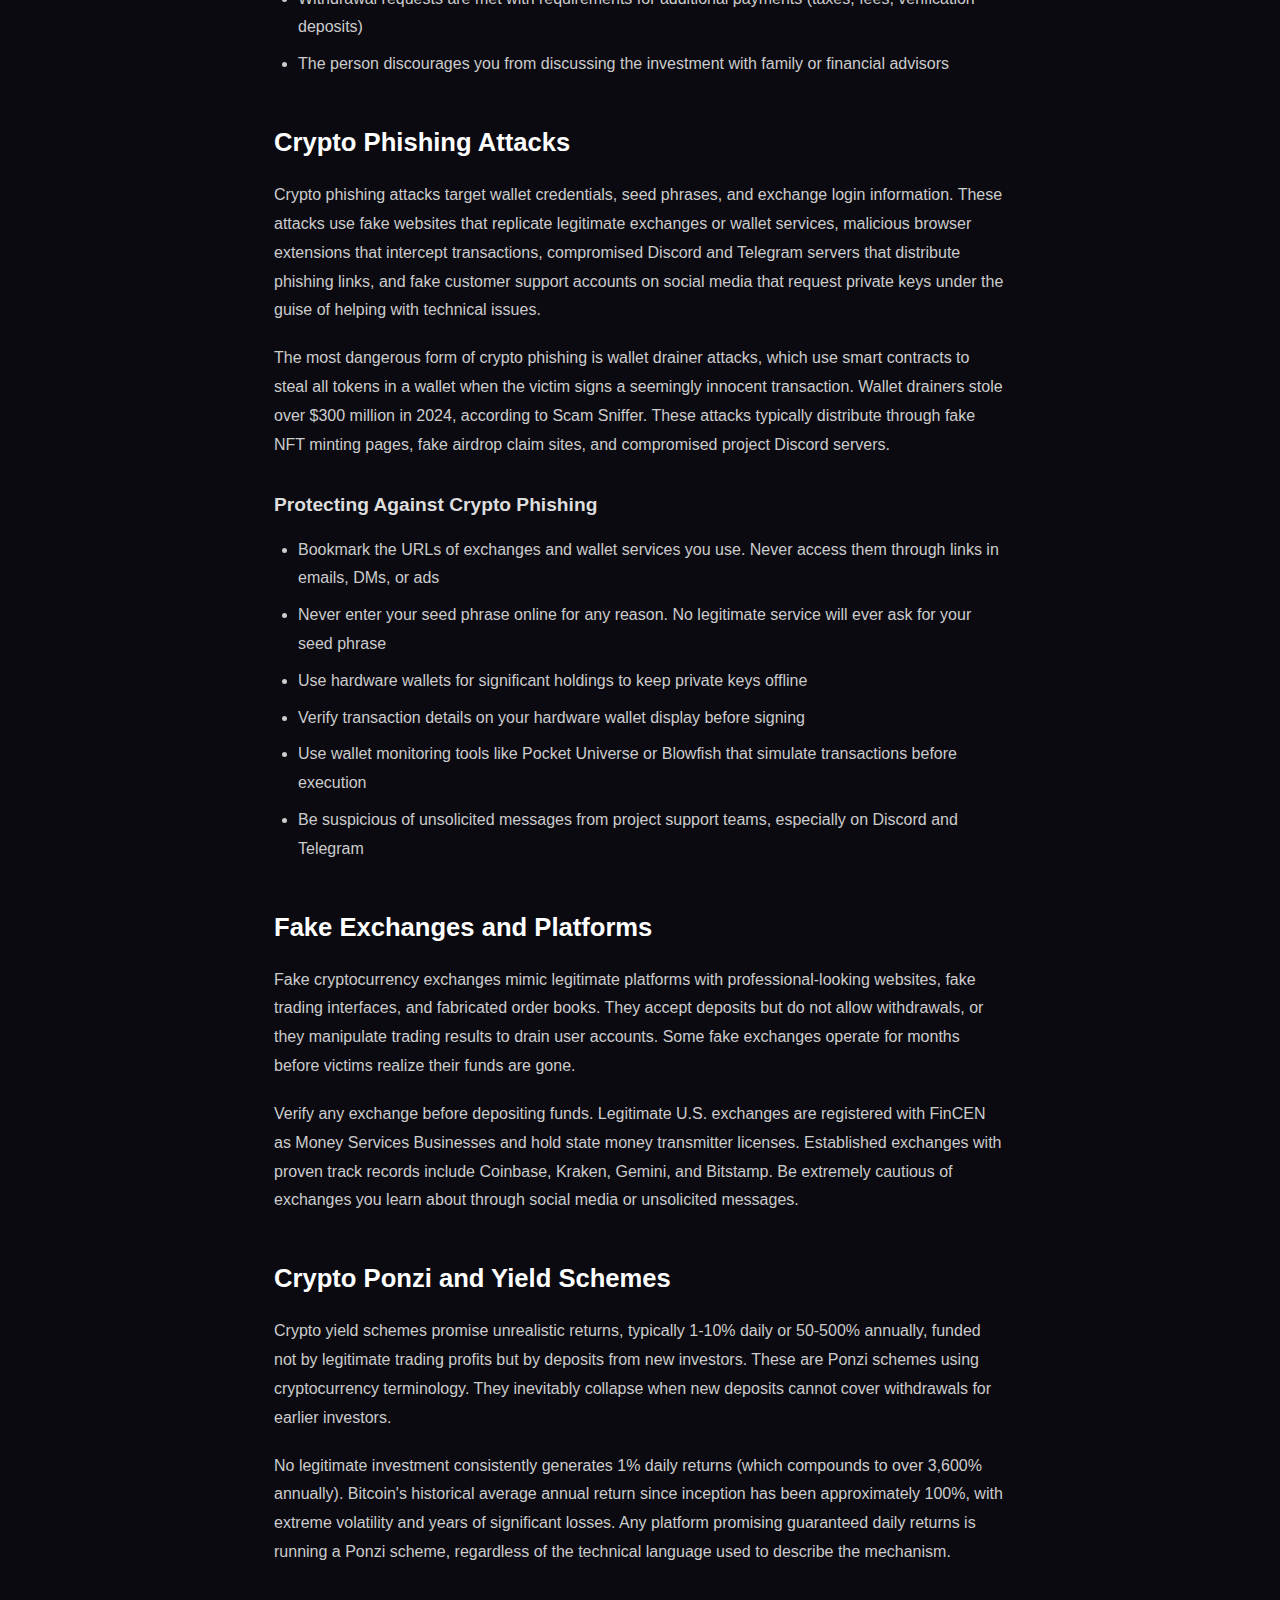
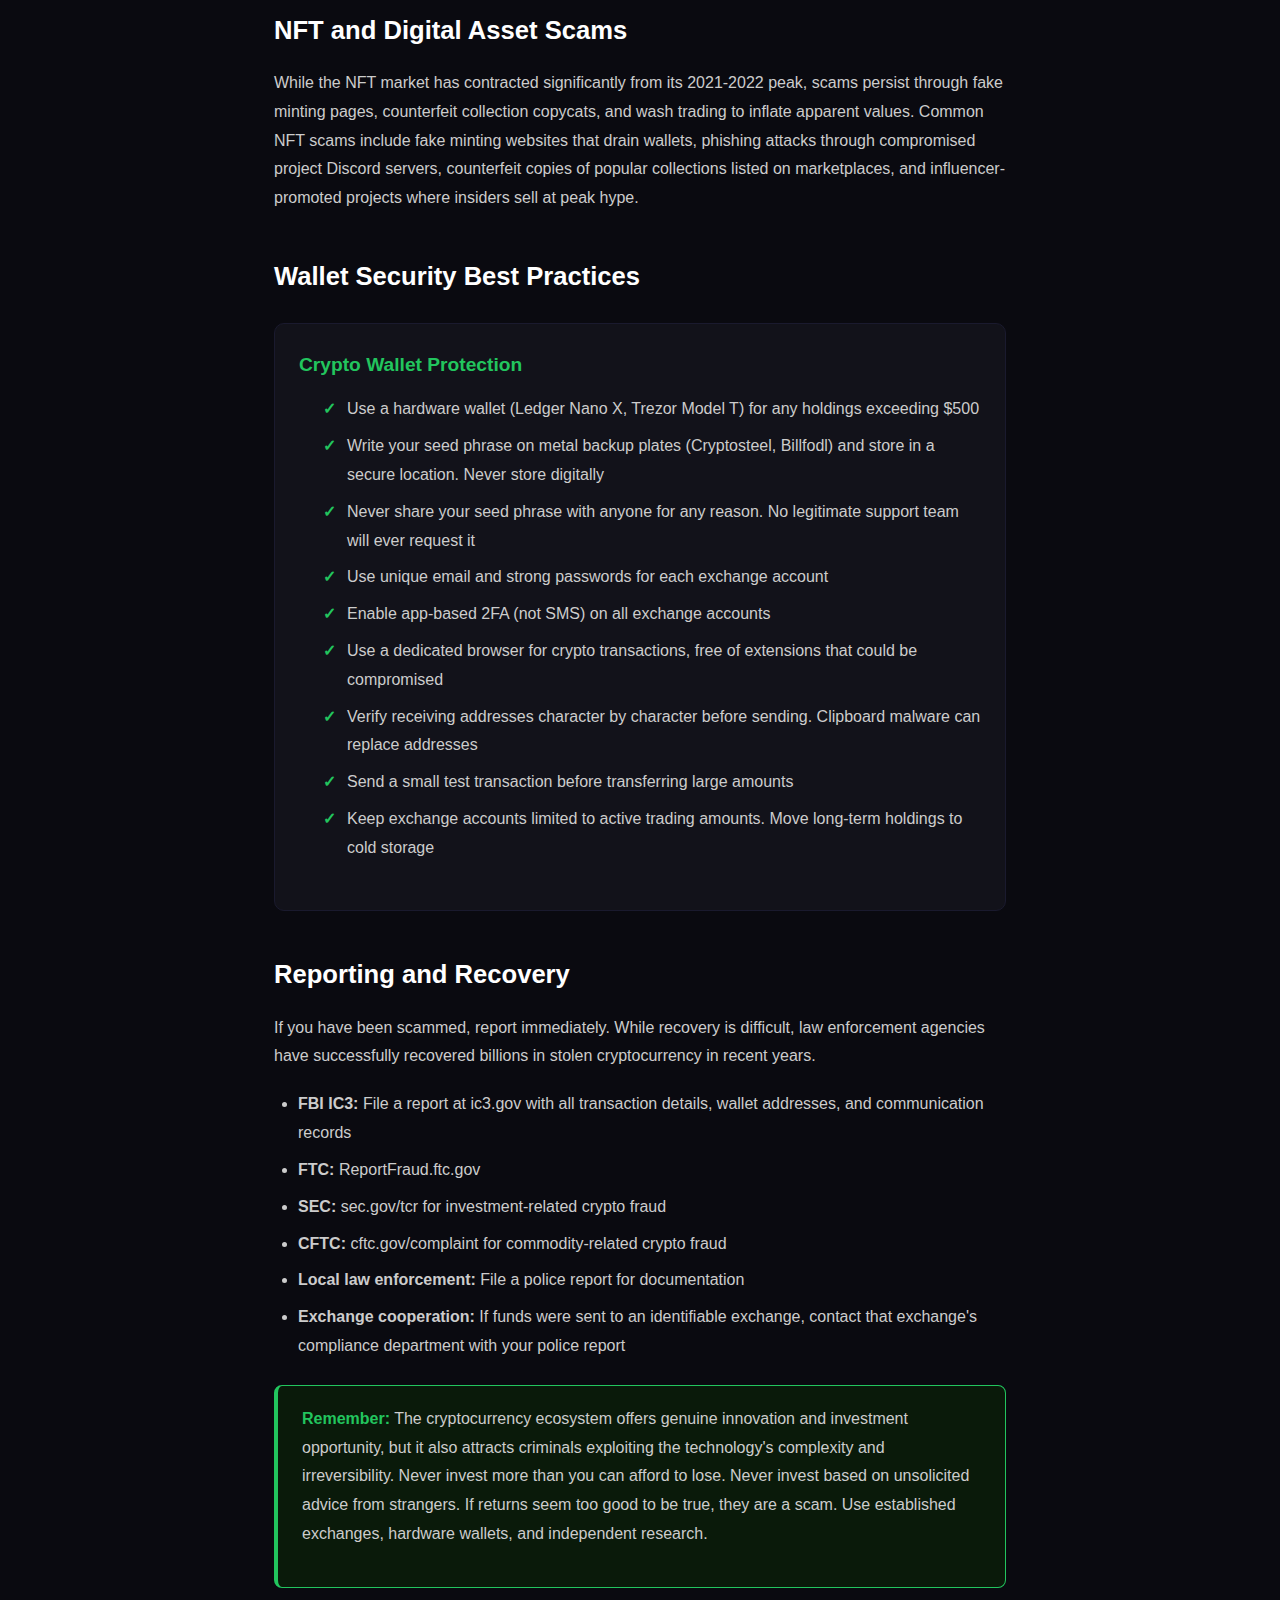
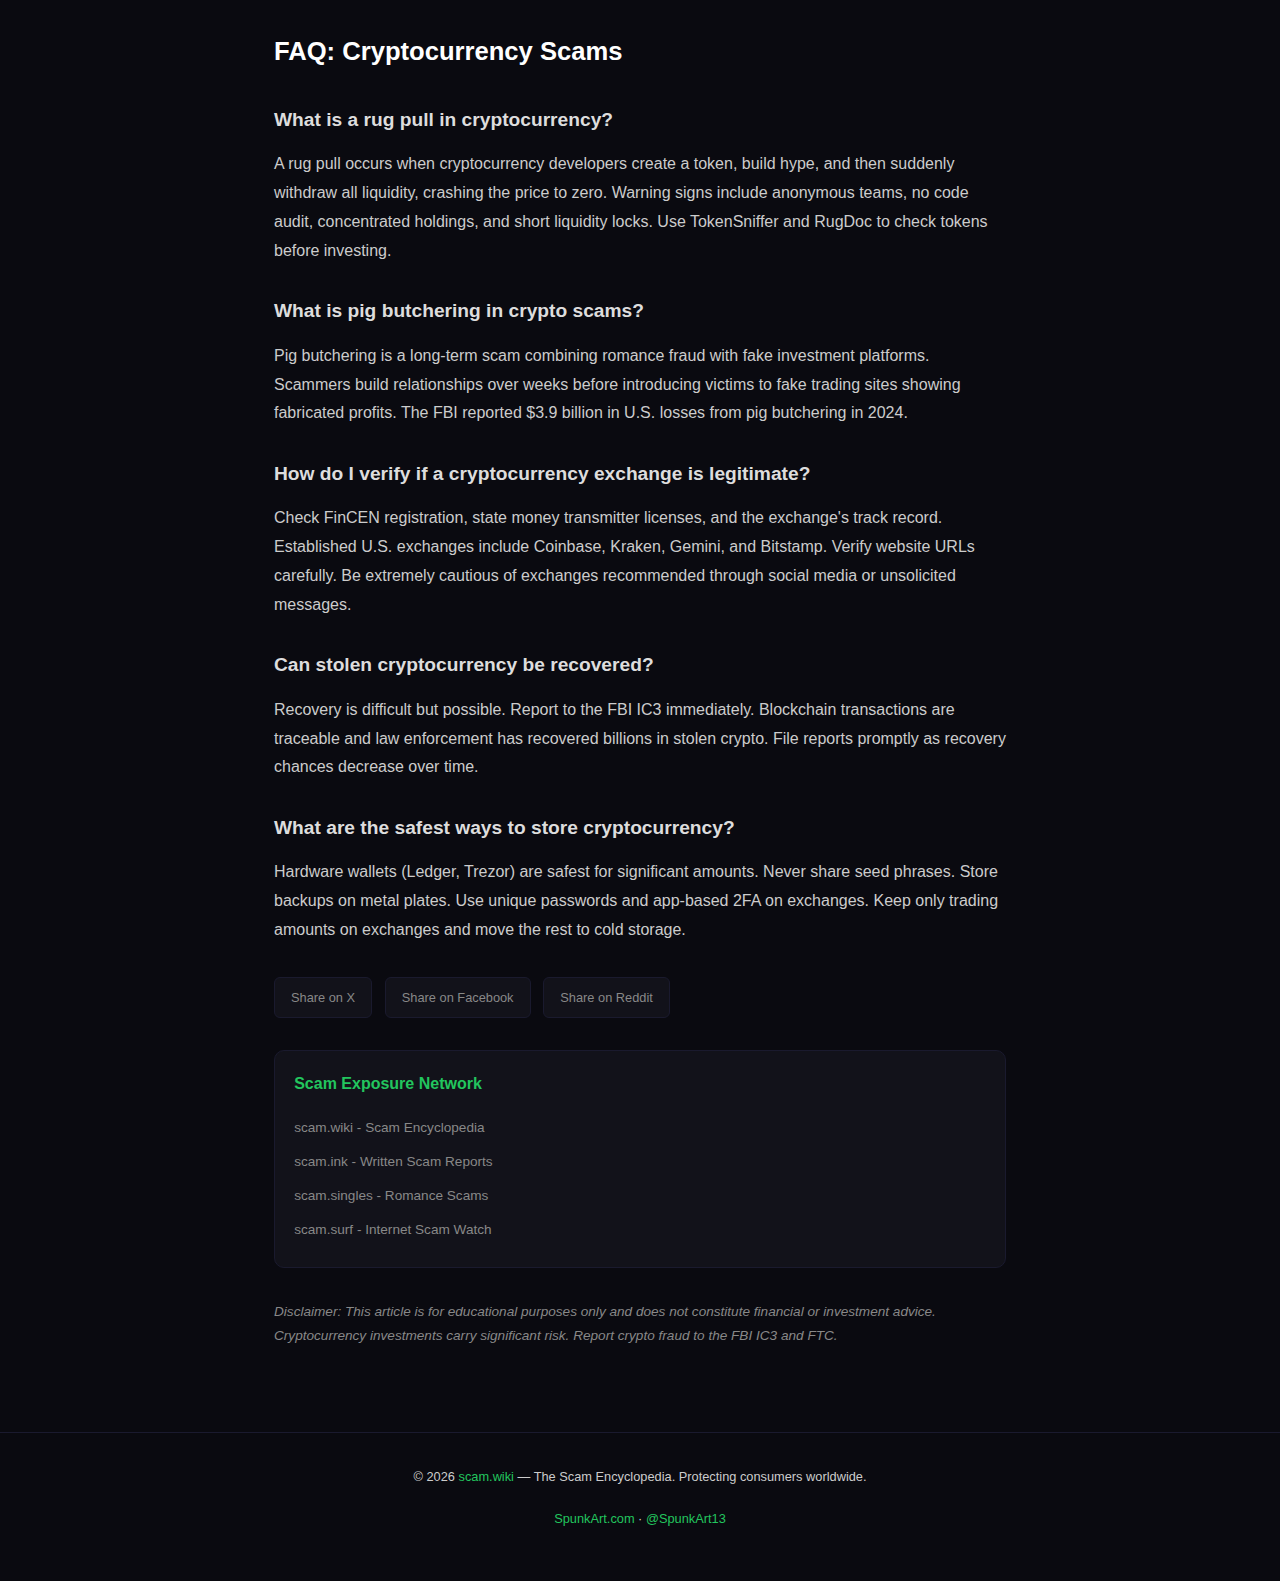
<file: blog/cryptocurrency-scams-complete-guide.html>
<!DOCTYPE html>
<html lang="en">
<head>
<link rel="icon" href="data:image/svg+xml,<svg xmlns=%22http://www.w3.org/2000/svg%22 viewBox=%220 0 100 100%22><text y=%22.9em%22 font-size=%2290%22>⚡</text></svg>">
<script async src="https://pagead2.googlesyndication.com/pagead/js/adsbygoogle.js?client=ca-pub-6264503059486804" crossorigin="anonymous"></script>
<meta name="google-site-verification" content="L6gcsibTpo7niefadK8pVUYXxlx-9jLYVHdTkuFtO-o" />
<meta charset="UTF-8">
<meta name="viewport" content="width=device-width, initial-scale=1.0">
<title>Cryptocurrency Scams: Complete Protection Guide 2026 | scam.wiki</title>
<meta name="description" content="Complete guide to cryptocurrency scams in 2026. Rug pulls, phishing, fake exchanges, Ponzi schemes, romance crypto scams, pig butchering, and how to protect your crypto wallet and investments.">
<meta name="keywords" content="cryptocurrency scams 2026, crypto scam protection, rug pull, pig butchering, crypto phishing, fake exchange, crypto Ponzi scheme, protect crypto wallet">
<meta name="author" content="scam.wiki">
<meta name="robots" content="index, follow, max-snippet:-1, max-image-preview:large">
<link rel="canonical" href="https://scam.wiki/blog/cryptocurrency-scams-complete-guide.html">
<meta property="og:type" content="article">
<meta property="og:title" content="Cryptocurrency Scams: Complete Protection Guide 2026">
<meta property="og:description" content="Complete guide to cryptocurrency scams. Rug pulls, pig butchering, phishing, fake exchanges, and protection strategies.">
<meta property="og:url" content="https://scam.wiki/blog/cryptocurrency-scams-complete-guide.html">
<meta property="og:site_name" content="scam.wiki">
<meta property="og:image" content="https://scam.wiki/og-image.svg">
<meta property="article:published_time" content="2026-02-28">
<meta name="twitter:card" content="summary_large_image">
<meta name="twitter:title" content="Cryptocurrency Scams: Complete Protection Guide">
<meta name="twitter:description" content="Complete guide to crypto scams. Rug pulls, pig butchering, phishing, and wallet protection.">
<meta name="twitter:image" content="https://scam.wiki/og-image.svg">
<meta name="twitter:site" content="@SpunkArt13">
<script type="application/ld+json">
{"@context":"https://schema.org","@type":"Article","headline":"Cryptocurrency Scams: Complete Protection Guide 2026","description":"Complete guide to cryptocurrency scams in 2026. Rug pulls, phishing, fake exchanges, Ponzi schemes, and protection strategies.","author":{"@type":"Organization","name":"scam.wiki","url":"https://scam.wiki"},"publisher":{"@type":"Organization","name":"scam.wiki","url":"https://scam.wiki"},"datePublished":"2026-02-28","dateModified":"2026-02-28","mainEntityOfPage":{"@type":"WebPage","@id":"https://scam.wiki/blog/cryptocurrency-scams-complete-guide.html"},"image":"https://scam.wiki/og-image.svg","keywords":["cryptocurrency scams","rug pull","pig butchering","crypto phishing","fake exchange"]}
</script>
<script type="application/ld+json">
{"@context":"https://schema.org","@type":"FAQPage","mainEntity":[
{"@type":"Question","name":"What is a rug pull in cryptocurrency?","acceptedAnswer":{"@type":"Answer","text":"A rug pull occurs when cryptocurrency developers create a token, build hype to attract investors, and then suddenly withdraw all liquidity or sell their holdings, crashing the token price to zero. Investors are left with worthless tokens. Warning signs include anonymous development teams, locked liquidity for short periods only, concentrated token holdings, and aggressive marketing without substance. The SEC and CFTC have taken enforcement actions against rug pull operators."}},
{"@type":"Question","name":"What is pig butchering in crypto scams?","acceptedAnswer":{"@type":"Answer","text":"Pig butchering is a long-term scam where fraudsters build a romantic or friendly relationship with victims over weeks or months before introducing them to a fake cryptocurrency investment platform. The victim is encouraged to invest increasingly larger amounts, seeing fake profits on the platform. When they try to withdraw, they are told to pay fees or taxes that never result in actual withdrawal. The term comes from the concept of fattening a pig before slaughter. The FBI reported over $3.9 billion in pig butchering losses in 2024."}},
{"@type":"Question","name":"How do I verify if a cryptocurrency exchange is legitimate?","acceptedAnswer":{"@type":"Answer","text":"Check if the exchange is registered with FinCEN as a Money Services Business. Verify state-level money transmitter licenses. Look for established exchanges with multi-year track records: Coinbase, Kraken, Gemini, and Bitstamp are regulated U.S. exchanges. Check for proof of reserves and regular third-party audits. Verify the website URL carefully as scammers create near-identical copies of legitimate exchange websites."}},
{"@type":"Question","name":"Can stolen cryptocurrency be recovered?","acceptedAnswer":{"@type":"Answer","text":"Recovery is extremely difficult but not always impossible. Report to the FBI IC3 at ic3.gov and your local law enforcement. Blockchain transactions are traceable, and law enforcement agencies have recovered cryptocurrency in some cases. The FBI and DOJ seized over $3.4 billion in stolen cryptocurrency in 2022-2024. File reports promptly as the chance of recovery decreases over time. Private blockchain analysis firms can sometimes trace funds."}},
{"@type":"Question","name":"What are the safest ways to store cryptocurrency?","acceptedAnswer":{"@type":"Answer","text":"Hardware wallets (Ledger, Trezor) are the safest option for storing significant amounts. They keep your private keys offline, immune to online hacking. Never share your seed phrase with anyone for any reason. Store seed phrases on metal backup plates, not digitally. Use unique strong passwords and 2FA on exchange accounts. Keep only the amount you need for active trading on exchanges and move the rest to cold storage."}}
]}
</script>
<script async src="https://www.googletagmanager.com/gtag/js?id=G-GVNL11PEGP"></script>
<script>window.dataLayer=window.dataLayer||[];function gtag(){dataLayer.push(arguments);}gtag('js',new Date());gtag('config','G-GVNL11PEGP');</script>
<script type="text/javascript">(function(c,l,a,r,i,t,y){c[a]=c[a]||function(){(c[a].q=c[a].q||[]).push(arguments)};t=l.createElement(r);t.async=1;t.src="https://www.clarity.ms/tag/"+i;y=l.getElementsByTagName(r)[0];y.parentNode.insertBefore(t,y);})(window,document,"clarity","script","pn0x1z2y3w");</script>
<style>
  *{margin:0;padding:0;box-sizing:border-box;}:root{--bg:#0a0a10;--surface:#12121a;--border:#1a1a2e;--text:#e0e0e8;--dim:#888;--accent:#22c55e;--red:#ef4444;--green:#22c55e;}body{background:var(--bg);color:var(--text);font-family:-apple-system,BlinkMacSystemFont,'Segoe UI',sans-serif;line-height:1.8;}a{color:var(--accent);text-decoration:none;}a:hover{text-decoration:underline;}.nav{background:rgba(10,10,16,0.95);backdrop-filter:blur(10px);border-bottom:1px solid var(--border);padding:1rem 2rem;position:sticky;top:0;z-index:100;display:flex;align-items:center;justify-content:space-between;}.logo{font-size:1.3rem;font-weight:800;}.logo span{color:var(--accent);}.nav-links{display:flex;gap:1.2rem;font-size:0.85rem;}.nav-links a{color:var(--dim);}.network-bar{background:#08080d;border-bottom:1px solid var(--border);padding:0.5rem 1rem;text-align:center;overflow-x:auto;white-space:nowrap;}.network-bar a{color:#666;font-size:0.75rem;margin:0 0.5rem;}.network-bar a:hover,.network-bar a.active{color:var(--accent);}.article{max-width:780px;margin:0 auto;padding:2rem 1.5rem 4rem;}.breadcrumb{font-size:0.8rem;color:var(--dim);margin-bottom:1.5rem;}.breadcrumb a{color:var(--dim);}h1{font-size:2.4rem;font-weight:900;letter-spacing:-1px;line-height:1.2;margin-bottom:0.5rem;}.meta{color:var(--dim);font-size:0.85rem;margin-bottom:2rem;padding-bottom:1.5rem;border-bottom:1px solid var(--border);}h2{font-size:1.6rem;font-weight:800;margin:2.5rem 0 1rem;color:#fff;}h3{font-size:1.2rem;font-weight:700;margin:1.8rem 0 0.8rem;color:#ddd;}p{margin-bottom:1.2rem;color:#ccc;}ul,ol{margin:0 0 1.5rem 1.5rem;color:#ccc;}li{margin-bottom:0.5rem;}.warning-box{background:#1a0a0a;border:1px solid var(--red);border-left:4px solid var(--red);border-radius:8px;padding:1.2rem 1.5rem;margin:1.5rem 0;}.warning-box strong{color:var(--red);}.safe-box{background:#0a1a0a;border:1px solid var(--green);border-left:4px solid var(--green);border-radius:8px;padding:1.2rem 1.5rem;margin:1.5rem 0;}.safe-box strong{color:var(--green);}.highlight-box{background:var(--surface);border:1px solid var(--border);border-left:3px solid var(--accent);border-radius:8px;padding:1.2rem 1.5rem;margin:1.5rem 0;}.checklist{background:var(--surface);border:1px solid var(--border);border-radius:10px;padding:1.5rem;margin:1.5rem 0;}.checklist h3{margin:0 0 0.8rem;color:var(--accent);}.checklist li{list-style:none;padding-left:1.5rem;position:relative;}.checklist li::before{content:"\2713";position:absolute;left:0;color:var(--green);font-weight:bold;}.toc{background:var(--surface);border:1px solid var(--border);border-radius:10px;padding:1.5rem;margin-bottom:2rem;}.toc h3{margin:0 0 0.8rem;font-size:1rem;color:var(--accent);}.toc ol{margin:0 0 0 1.2rem;}.toc li{margin-bottom:0.3rem;font-size:0.9rem;}.toc a{color:var(--dim);}.sidebar-links{background:var(--surface);border:1px solid var(--border);border-radius:10px;padding:1.2rem;margin:2rem 0;}.sidebar-links h3{font-size:1rem;color:var(--accent);margin:0 0 0.8rem;}.sidebar-links a{display:block;color:var(--dim);font-size:0.85rem;padding:0.3rem 0;}.share-buttons{display:flex;gap:0.8rem;margin:2rem 0;flex-wrap:wrap;}.share-buttons a{background:var(--surface);border:1px solid var(--border);border-radius:6px;padding:0.5rem 1rem;font-size:0.8rem;color:var(--dim);}.share-buttons a:hover{border-color:var(--accent);color:var(--accent);text-decoration:none;}footer{text-align:center;padding:2rem;border-top:1px solid var(--border);color:var(--dim);font-size:0.8rem;}@media(max-width:768px){h1{font-size:1.8rem;}h2{font-size:1.3rem;}.article{padding:1.5rem 1rem 3rem;}}
</style>
</head>
<body>
<div class="network-bar">
  <span style="color:#666;font-size:0.75rem;font-weight:700;margin-right:0.5rem;">Scam Network:</span>
  <a href="https://scam.wiki" class="active">scam.wiki</a>
  <a href="https://scam.horse">scam.horse</a>
  <a href="https://scam.video">scam.video</a>
  <a href="https://scam.stream">scam.stream</a>
  <a href="https://scam.courses">scam.courses</a>
  <a href="https://scam.beauty">scam.beauty</a>
  <a href="https://scam.hair">scam.hair</a>
  <a href="https://scam.ink">scam.ink</a>
  <a href="https://scam.makeup">scam.makeup</a>
  <a href="https://scam.singles">scam.singles</a>
  <a href="https://scam.surf">scam.surf</a>
</div>
<nav class="nav">
  <div class="logo"><span>scam</span>.wiki</div>
  <div class="nav-links"><a href="https://scam.wiki/">Home</a><a href="https://scam.wiki/blog/biggest-online-scams-2026.html">Blog</a></div>
</nav>

<article class="article">
  <div class="breadcrumb"><a href="https://scam.wiki/">scam.wiki</a> &raquo; Blog &raquo; Cryptocurrency Scams Guide</div>

  <h1>Cryptocurrency Scams: Complete Protection Guide</h1>
  <div class="meta">Published February 28, 2026 &middot; 18 min read &middot; By <a href="https://scam.wiki/">scam.wiki</a></div>

  <div class="toc"><h3>Table of Contents</h3><ol>
    <li><a href="#overview">Crypto Scam Landscape 2026</a></li>
    <li><a href="#rug-pulls">Rug Pulls and Token Scams</a></li>
    <li><a href="#pig-butchering">Pig Butchering Scams</a></li>
    <li><a href="#phishing">Crypto Phishing Attacks</a></li>
    <li><a href="#fake-exchanges">Fake Exchanges and Platforms</a></li>
    <li><a href="#ponzi">Crypto Ponzi and Yield Schemes</a></li>
    <li><a href="#nft">NFT and Digital Asset Scams</a></li>
    <li><a href="#wallet-security">Wallet Security Best Practices</a></li>
    <li><a href="#recovery">Reporting and Recovery</a></li>
    <li><a href="#faq">FAQ</a></li>
  </ol></div>

  <h2 id="overview">Crypto Scam Landscape 2026</h2>
  <p>Cryptocurrency scams have become the fastest-growing category of financial fraud worldwide. The FBI's Internet Crime Complaint Center reported $5.6 billion in cryptocurrency fraud losses in 2023 and $6.4 billion in 2024. Chainalysis, a blockchain analytics firm, estimated that scam-related addresses received over $12.5 billion in cryptocurrency in 2024, with the actual figure likely higher due to unreported losses and emerging scam addresses not yet identified.</p>
  <p>The pseudonymous nature of cryptocurrency transactions, the irreversibility of blockchain transfers, and the complexity of the technology create an environment where scammers thrive. Unlike bank transfers or credit card payments, cryptocurrency transactions cannot be reversed by a central authority. Once funds are sent, they are gone unless the recipient voluntarily returns them or law enforcement intervenes, which happens in a minority of cases.</p>
  <p>In 2026, the crypto scam ecosystem has evolved from simple pump-and-dump schemes to sophisticated, multi-month operations involving fake investment platforms, AI-generated personas, cloned websites, and organized criminal networks operating across international boundaries. This guide covers every major category of crypto scam, how to identify them, and how to protect your assets.</p>

  <h2 id="rug-pulls">Rug Pulls and Token Scams</h2>
  <p>A rug pull is a scam in which cryptocurrency developers create a new token, market it aggressively to attract buyers, and then abruptly withdraw all liquidity or sell their concentrated holdings, crashing the token price to zero and leaving investors with worthless tokens. Rug pulls accounted for $2.8 billion in losses in 2024, according to Chainalysis.</p>
  <p>The mechanics are straightforward. Developers create a token on a platform like Ethereum or Solana, which requires minimal technical skill and costs less than $100. They create a liquidity pool on a decentralized exchange, pairing their token with a valuable cryptocurrency like ETH or SOL. They then use social media, paid influencers, and bot-driven hype to attract buyers. As buyers purchase the token, the price rises. When the developers decide the pool has enough value, they withdraw all liquidity, converting the paired cryptocurrency into their own wallets and leaving token holders with an asset that can no longer be traded.</p>

  <h3>Warning Signs of a Rug Pull</h3>
  <ul>
    <li><strong>Anonymous development team:</strong> Legitimate projects have identifiable, doxxed team members with verifiable professional backgrounds</li>
    <li><strong>No code audit:</strong> Reputable tokens undergo smart contract audits by firms like CertiK, Hacken, or OpenZeppelin. Unaudited contracts may contain hidden functions that allow developers to drain funds</li>
    <li><strong>Concentrated token holdings:</strong> If a small number of wallets hold a large percentage of the total supply (checkable on block explorers), those holders can crash the price by selling</li>
    <li><strong>Short or no liquidity lock:</strong> Legitimate projects lock liquidity for extended periods (1-5 years). If liquidity can be withdrawn at any time, the project is a rug pull risk</li>
    <li><strong>Excessive hype, no substance:</strong> Projects focused entirely on marketing with no working product, whitepaper that is a copy of another project, or a roadmap with only vague promises</li>
    <li><strong>Aggressive paid promotion:</strong> Influencers being paid to promote tokens they clearly do not understand or use</li>
  </ul>

  <div class="warning-box">
    <p><strong>Warning:</strong> Never invest in a token solely based on social media hype. Check the smart contract on a block explorer, verify the liquidity lock, research the team, and read the code audit. Tools like TokenSniffer, RugDoc, and DEXTools can help identify potential rug pulls before you invest.</p>
  </div>

  <h2 id="pig-butchering">Pig Butchering Scams</h2>
  <p>Pig butchering (also called sha zhu pan) is the most financially devastating crypto scam category, with the FBI reporting $3.9 billion in U.S. losses in 2024 alone. The scam combines romance fraud with fake investment platforms, creating a devastatingly effective long-term scheme that has destroyed financial lives and caused documented suicides among victims.</p>
  <p>The scam begins with an unsolicited contact, typically through a dating app, WhatsApp, LinkedIn, or social media. The scammer builds a relationship over weeks or months, establishing trust and emotional connection. They then casually mention their successful cryptocurrency investments, eventually introducing the victim to a fake trading platform that appears professional and functional.</p>
  <p>The victim is encouraged to start with a small investment and sees impressive returns on the fake platform. These visible profits encourage larger and larger investments. Some victims invest their life savings, take out loans, or borrow from family. When the victim attempts to withdraw, they are told to pay taxes, fees, or additional deposits. No withdrawal ever arrives. The scammer eventually disappears, and the fake platform goes offline.</p>

  <h3>How to Identify Pig Butchering</h3>
  <ul>
    <li>Unsolicited contact from an attractive stranger who quickly becomes romantically interested</li>
    <li>The person mentions cryptocurrency investing early and often in conversation</li>
    <li>They direct you to a specific trading platform you have never heard of</li>
    <li>The platform shows consistent, unusually high returns</li>
    <li>Withdrawal requests are met with requirements for additional payments (taxes, fees, verification deposits)</li>
    <li>The person discourages you from discussing the investment with family or financial advisors</li>
  </ul>

  <h2 id="phishing">Crypto Phishing Attacks</h2>
  <p>Crypto phishing attacks target wallet credentials, seed phrases, and exchange login information. These attacks use fake websites that replicate legitimate exchanges or wallet services, malicious browser extensions that intercept transactions, compromised Discord and Telegram servers that distribute phishing links, and fake customer support accounts on social media that request private keys under the guise of helping with technical issues.</p>
  <p>The most dangerous form of crypto phishing is wallet drainer attacks, which use smart contracts to steal all tokens in a wallet when the victim signs a seemingly innocent transaction. Wallet drainers stole over $300 million in 2024, according to Scam Sniffer. These attacks typically distribute through fake NFT minting pages, fake airdrop claim sites, and compromised project Discord servers.</p>

  <h3>Protecting Against Crypto Phishing</h3>
  <ul>
    <li>Bookmark the URLs of exchanges and wallet services you use. Never access them through links in emails, DMs, or ads</li>
    <li>Never enter your seed phrase online for any reason. No legitimate service will ever ask for your seed phrase</li>
    <li>Use hardware wallets for significant holdings to keep private keys offline</li>
    <li>Verify transaction details on your hardware wallet display before signing</li>
    <li>Use wallet monitoring tools like Pocket Universe or Blowfish that simulate transactions before execution</li>
    <li>Be suspicious of unsolicited messages from project support teams, especially on Discord and Telegram</li>
  </ul>

  <h2 id="fake-exchanges">Fake Exchanges and Platforms</h2>
  <p>Fake cryptocurrency exchanges mimic legitimate platforms with professional-looking websites, fake trading interfaces, and fabricated order books. They accept deposits but do not allow withdrawals, or they manipulate trading results to drain user accounts. Some fake exchanges operate for months before victims realize their funds are gone.</p>
  <p>Verify any exchange before depositing funds. Legitimate U.S. exchanges are registered with FinCEN as Money Services Businesses and hold state money transmitter licenses. Established exchanges with proven track records include Coinbase, Kraken, Gemini, and Bitstamp. Be extremely cautious of exchanges you learn about through social media or unsolicited messages.</p>

  <h2 id="ponzi">Crypto Ponzi and Yield Schemes</h2>
  <p>Crypto yield schemes promise unrealistic returns, typically 1-10% daily or 50-500% annually, funded not by legitimate trading profits but by deposits from new investors. These are Ponzi schemes using cryptocurrency terminology. They inevitably collapse when new deposits cannot cover withdrawals for earlier investors.</p>
  <p>No legitimate investment consistently generates 1% daily returns (which compounds to over 3,600% annually). Bitcoin's historical average annual return since inception has been approximately 100%, with extreme volatility and years of significant losses. Any platform promising guaranteed daily returns is running a Ponzi scheme, regardless of the technical language used to describe the mechanism.</p>

  <h2 id="nft">NFT and Digital Asset Scams</h2>
  <p>While the NFT market has contracted significantly from its 2021-2022 peak, scams persist through fake minting pages, counterfeit collection copycats, and wash trading to inflate apparent values. Common NFT scams include fake minting websites that drain wallets, phishing attacks through compromised project Discord servers, counterfeit copies of popular collections listed on marketplaces, and influencer-promoted projects where insiders sell at peak hype.</p>

  <h2 id="wallet-security">Wallet Security Best Practices</h2>
  <div class="checklist">
    <h3>Crypto Wallet Protection</h3>
    <ul>
      <li>Use a hardware wallet (Ledger Nano X, Trezor Model T) for any holdings exceeding $500</li>
      <li>Write your seed phrase on metal backup plates (Cryptosteel, Billfodl) and store in a secure location. Never store digitally</li>
      <li>Never share your seed phrase with anyone for any reason. No legitimate support team will ever request it</li>
      <li>Use unique email and strong passwords for each exchange account</li>
      <li>Enable app-based 2FA (not SMS) on all exchange accounts</li>
      <li>Use a dedicated browser for crypto transactions, free of extensions that could be compromised</li>
      <li>Verify receiving addresses character by character before sending. Clipboard malware can replace addresses</li>
      <li>Send a small test transaction before transferring large amounts</li>
      <li>Keep exchange accounts limited to active trading amounts. Move long-term holdings to cold storage</li>
    </ul>
  </div>

  <h2 id="recovery">Reporting and Recovery</h2>
  <p>If you have been scammed, report immediately. While recovery is difficult, law enforcement agencies have successfully recovered billions in stolen cryptocurrency in recent years.</p>
  <ul>
    <li><strong>FBI IC3:</strong> File a report at ic3.gov with all transaction details, wallet addresses, and communication records</li>
    <li><strong>FTC:</strong> ReportFraud.ftc.gov</li>
    <li><strong>SEC:</strong> sec.gov/tcr for investment-related crypto fraud</li>
    <li><strong>CFTC:</strong> cftc.gov/complaint for commodity-related crypto fraud</li>
    <li><strong>Local law enforcement:</strong> File a police report for documentation</li>
    <li><strong>Exchange cooperation:</strong> If funds were sent to an identifiable exchange, contact that exchange's compliance department with your police report</li>
  </ul>

  <div class="safe-box">
    <p><strong>Remember:</strong> The cryptocurrency ecosystem offers genuine innovation and investment opportunity, but it also attracts criminals exploiting the technology's complexity and irreversibility. Never invest more than you can afford to lose. Never invest based on unsolicited advice from strangers. If returns seem too good to be true, they are a scam. Use established exchanges, hardware wallets, and independent research.</p>
  </div>

  <h2 id="faq">FAQ: Cryptocurrency Scams</h2>

  <h3>What is a rug pull in cryptocurrency?</h3>
  <p>A rug pull occurs when cryptocurrency developers create a token, build hype, and then suddenly withdraw all liquidity, crashing the price to zero. Warning signs include anonymous teams, no code audit, concentrated holdings, and short liquidity locks. Use TokenSniffer and RugDoc to check tokens before investing.</p>

  <h3>What is pig butchering in crypto scams?</h3>
  <p>Pig butchering is a long-term scam combining romance fraud with fake investment platforms. Scammers build relationships over weeks before introducing victims to fake trading sites showing fabricated profits. The FBI reported $3.9 billion in U.S. losses from pig butchering in 2024.</p>

  <h3>How do I verify if a cryptocurrency exchange is legitimate?</h3>
  <p>Check FinCEN registration, state money transmitter licenses, and the exchange's track record. Established U.S. exchanges include Coinbase, Kraken, Gemini, and Bitstamp. Verify website URLs carefully. Be extremely cautious of exchanges recommended through social media or unsolicited messages.</p>

  <h3>Can stolen cryptocurrency be recovered?</h3>
  <p>Recovery is difficult but possible. Report to the FBI IC3 immediately. Blockchain transactions are traceable and law enforcement has recovered billions in stolen crypto. File reports promptly as recovery chances decrease over time.</p>

  <h3>What are the safest ways to store cryptocurrency?</h3>
  <p>Hardware wallets (Ledger, Trezor) are safest for significant amounts. Never share seed phrases. Store backups on metal plates. Use unique passwords and app-based 2FA on exchanges. Keep only trading amounts on exchanges and move the rest to cold storage.</p>

  <div class="share-buttons">
    <a href="https://twitter.com/intent/tweet?url=https://scam.wiki/blog/cryptocurrency-scams-complete-guide.html&text=Cryptocurrency Scams Complete Protection Guide&via=SpunkArt13" target="_blank" rel="noopener">Share on X</a>
    <a href="https://www.facebook.com/sharer/sharer.php?u=https://scam.wiki/blog/cryptocurrency-scams-complete-guide.html" target="_blank" rel="noopener">Share on Facebook</a>
    <a href="https://www.reddit.com/submit?url=https://scam.wiki/blog/cryptocurrency-scams-complete-guide.html&title=Cryptocurrency Scams Complete Guide" target="_blank" rel="noopener">Share on Reddit</a>
  </div>

  <div class="sidebar-links">
    <h3>Scam Exposure Network</h3>
    <a href="https://scam.wiki">scam.wiki - Scam Encyclopedia</a>
    <a href="https://scam.ink">scam.ink - Written Scam Reports</a>
    <a href="https://scam.singles">scam.singles - Romance Scams</a>
    <a href="https://scam.surf">scam.surf - Internet Scam Watch</a>
  </div>

  <p style="margin-top:2rem;font-size:0.85rem;color:var(--dim);"><em>Disclaimer: This article is for educational purposes only and does not constitute financial or investment advice. Cryptocurrency investments carry significant risk. Report crypto fraud to the FBI IC3 and FTC.</em></p>
</article>

<footer>
  <p>&copy; 2026 <a href="https://scam.wiki/">scam.wiki</a> &mdash; The Scam Encyclopedia. Protecting consumers worldwide.</p>
  <p style="margin-top:0.5rem;"><a href="https://spunk.codes" target="_blank">SpunkArt.com</a> &middot; <a href="https://x.com/SpunkArt13" target="_blank">@SpunkArt13</a></p>
</footer>
</body>
</html>
</file>
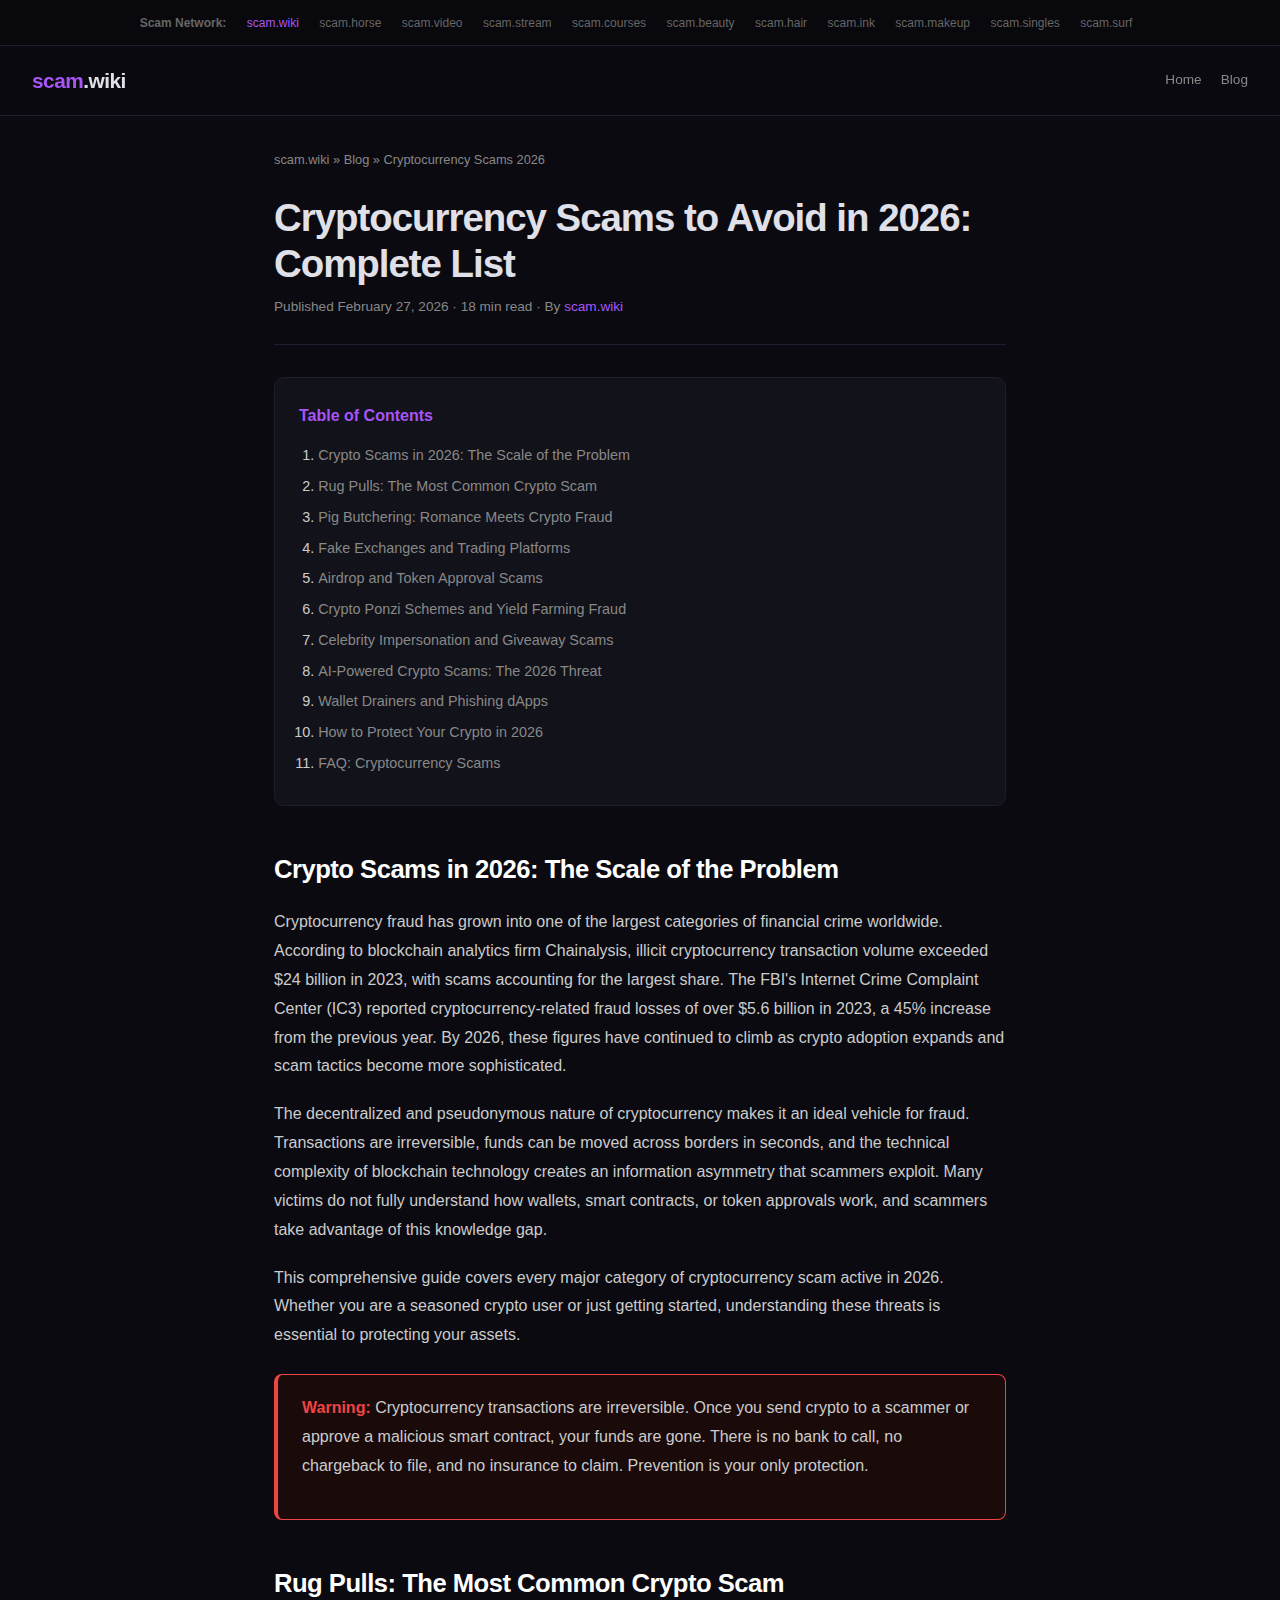
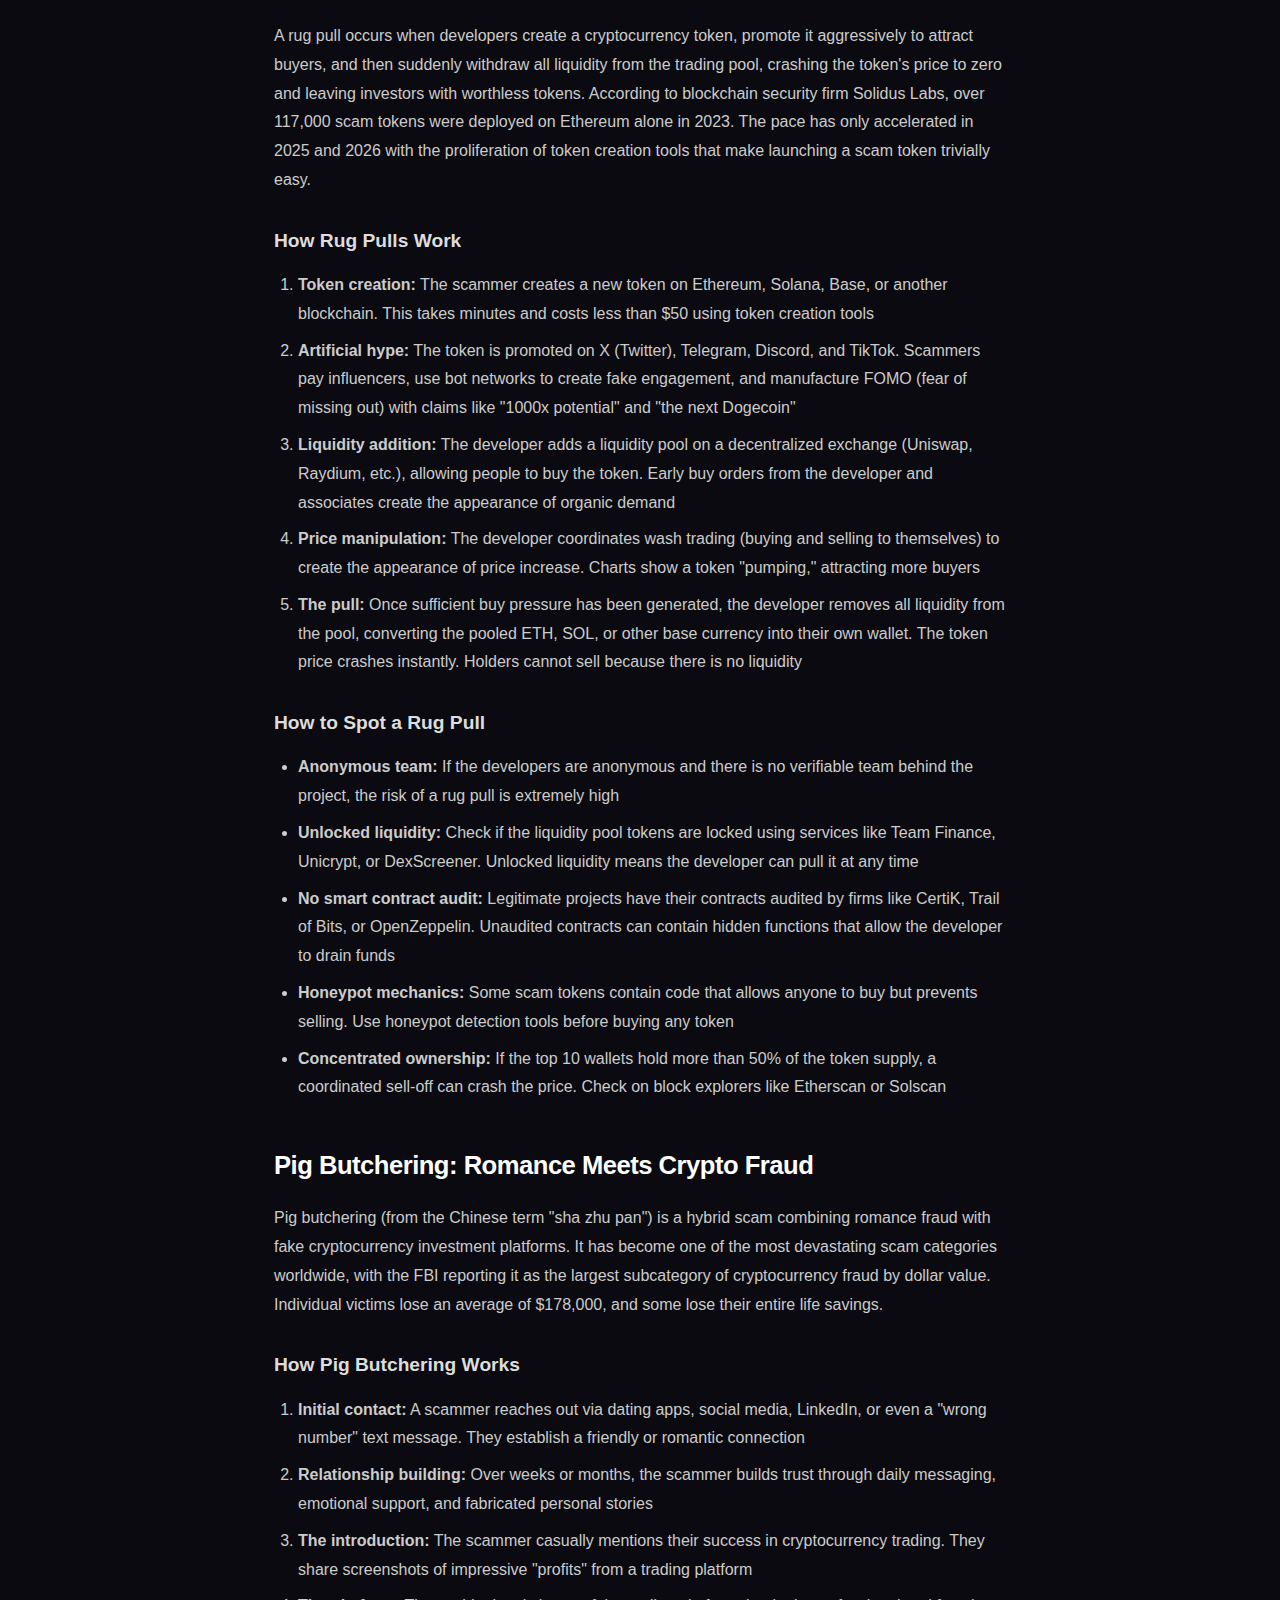
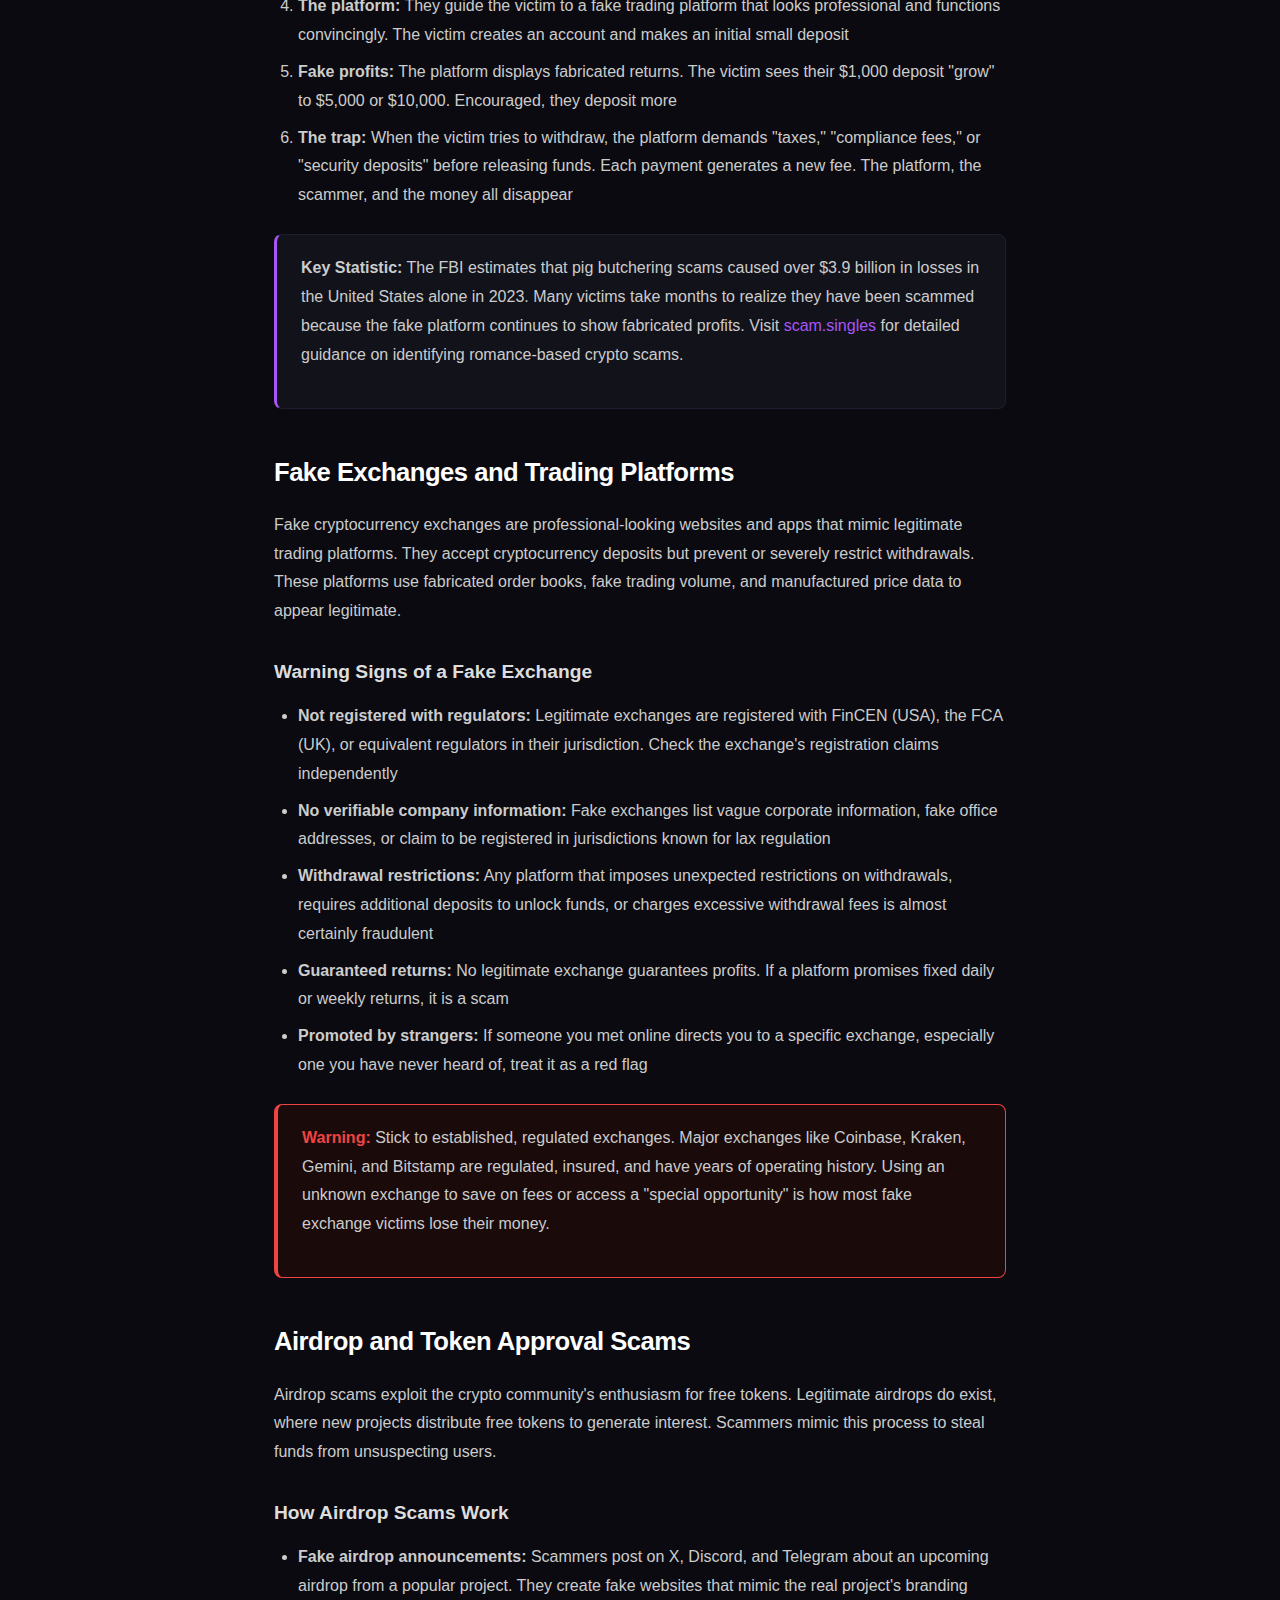
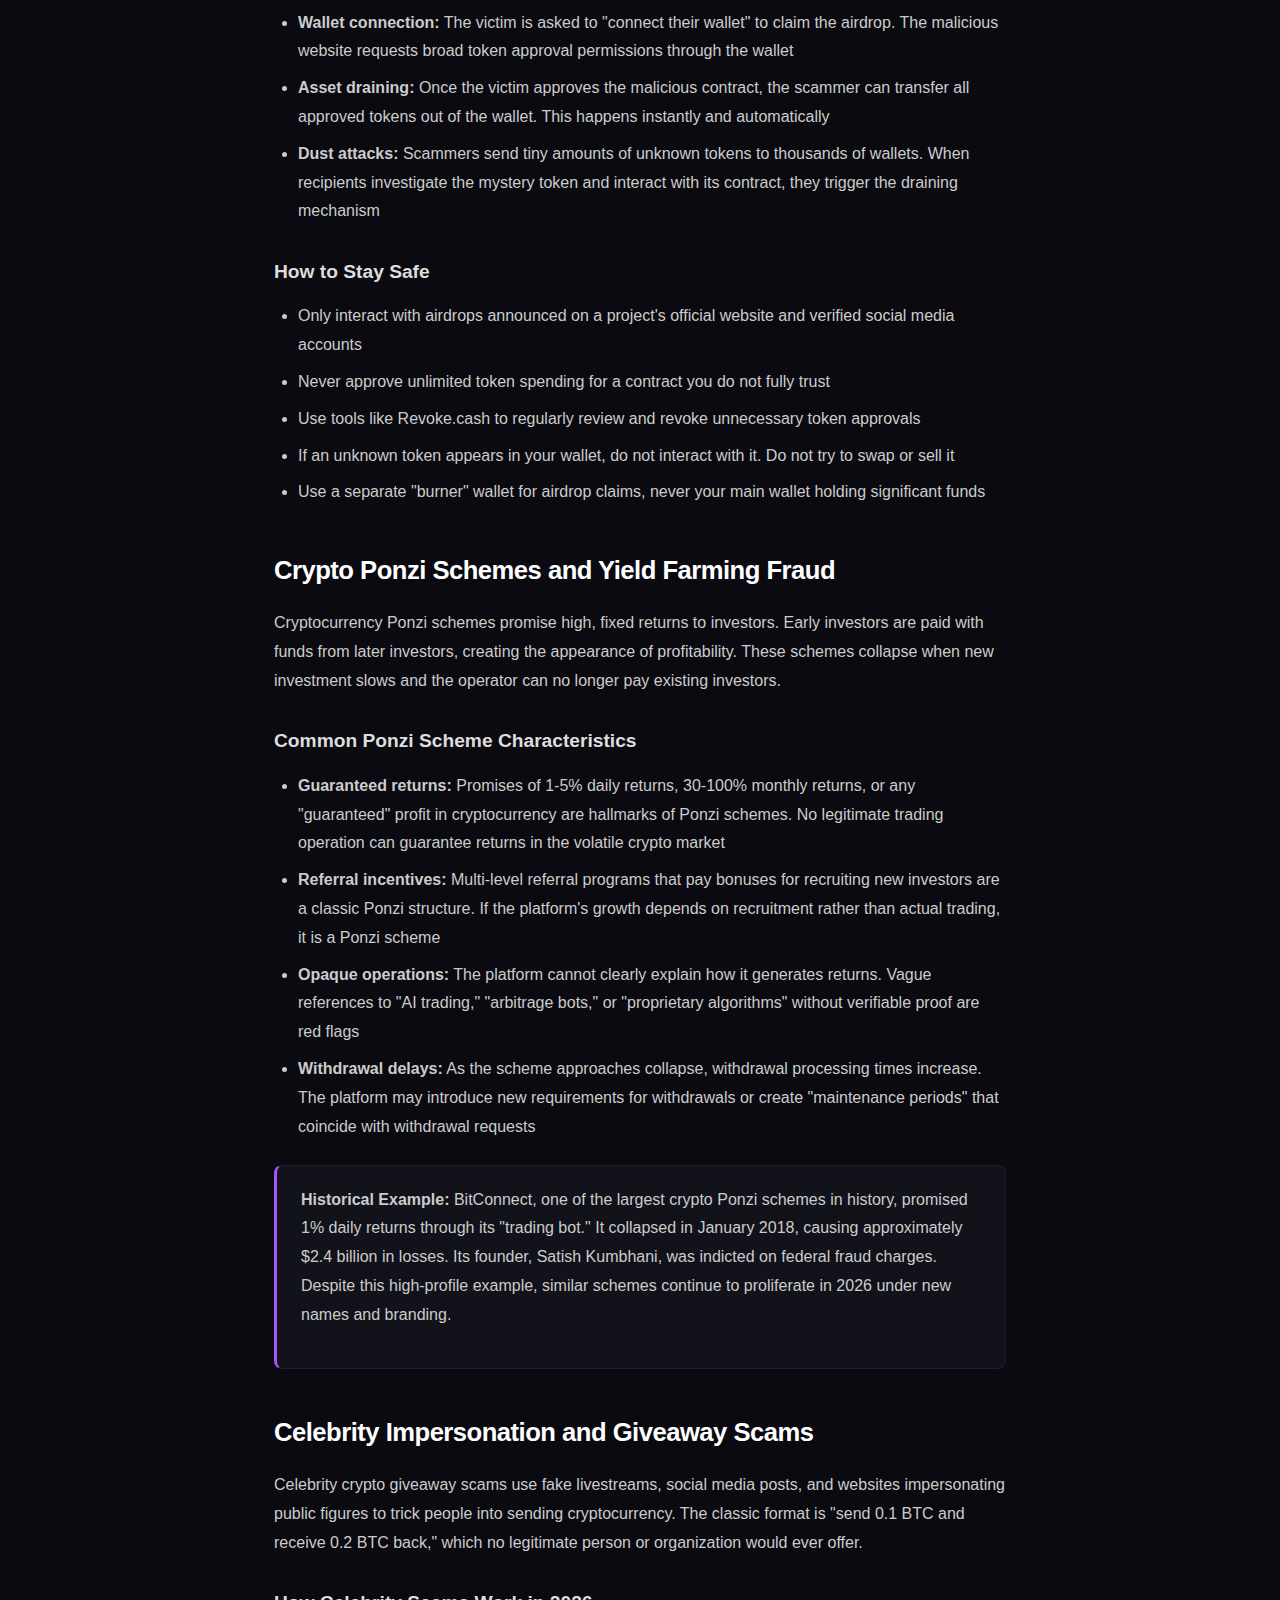
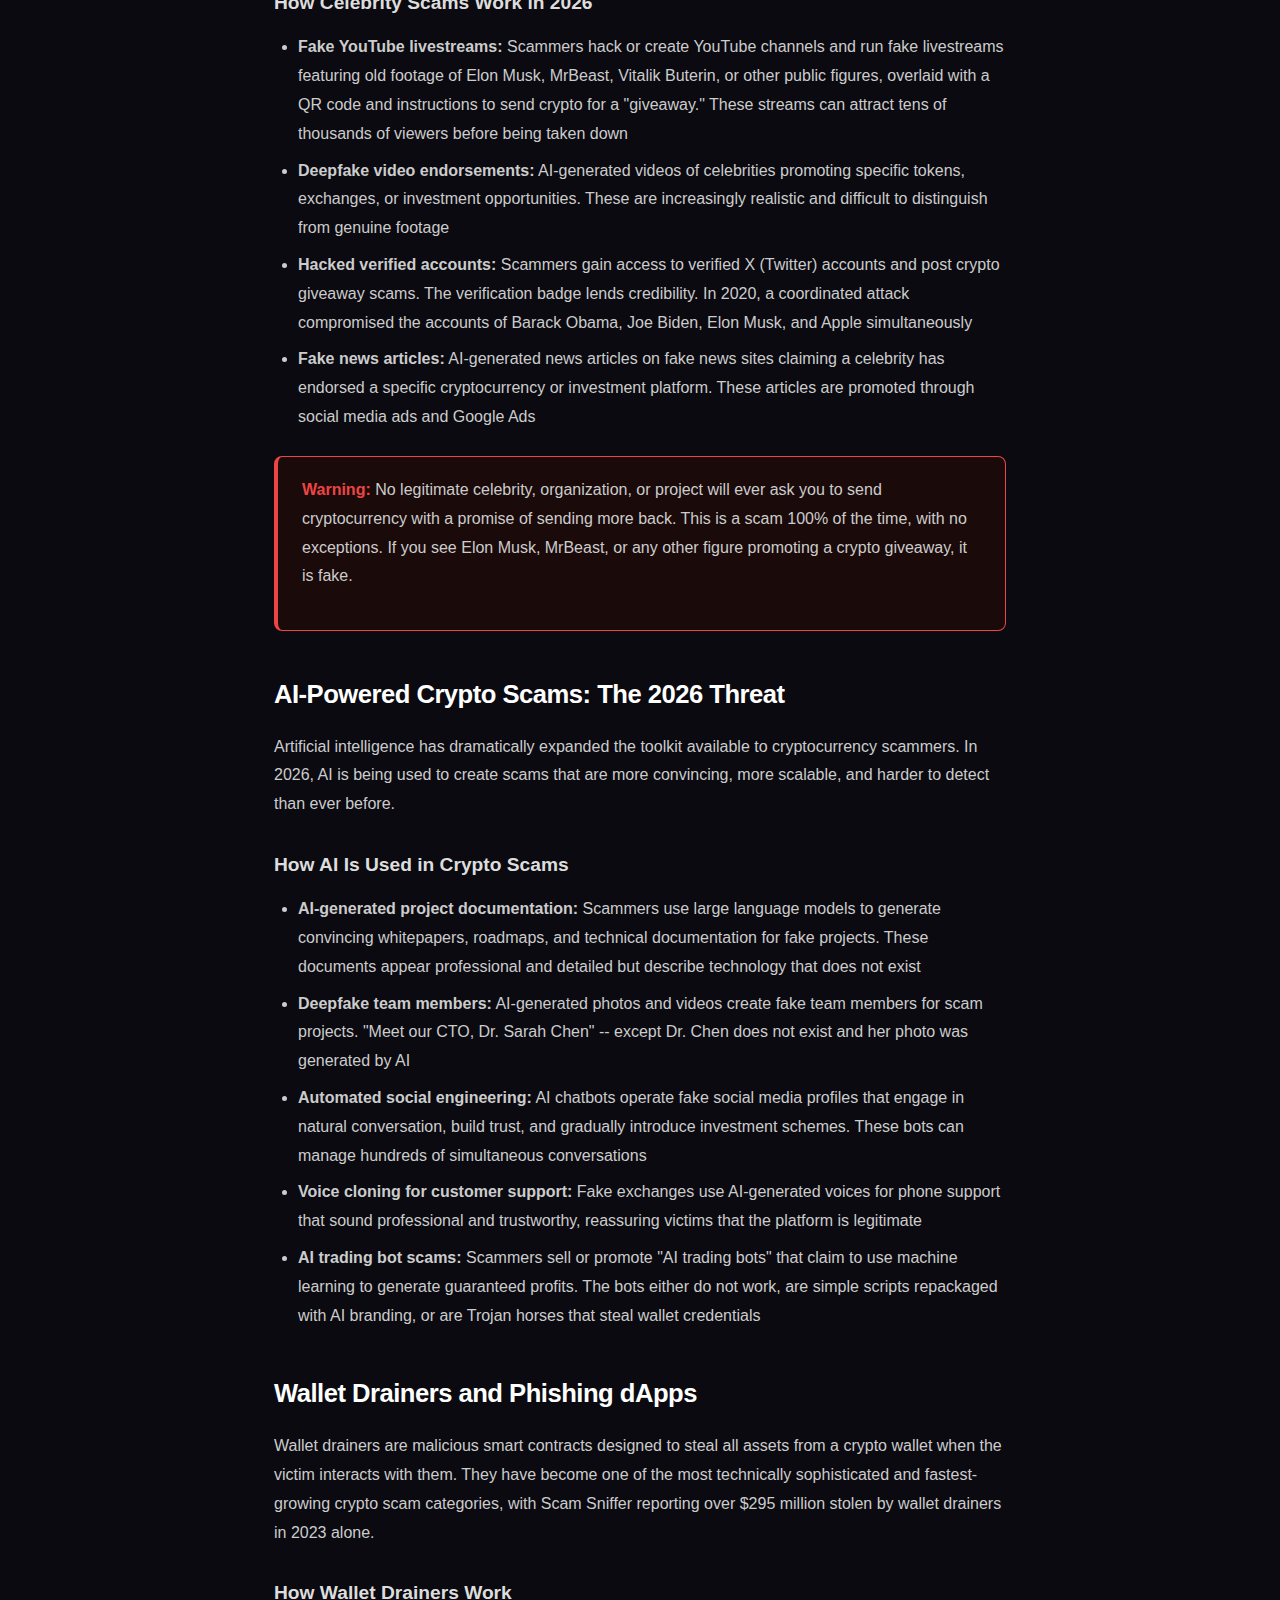
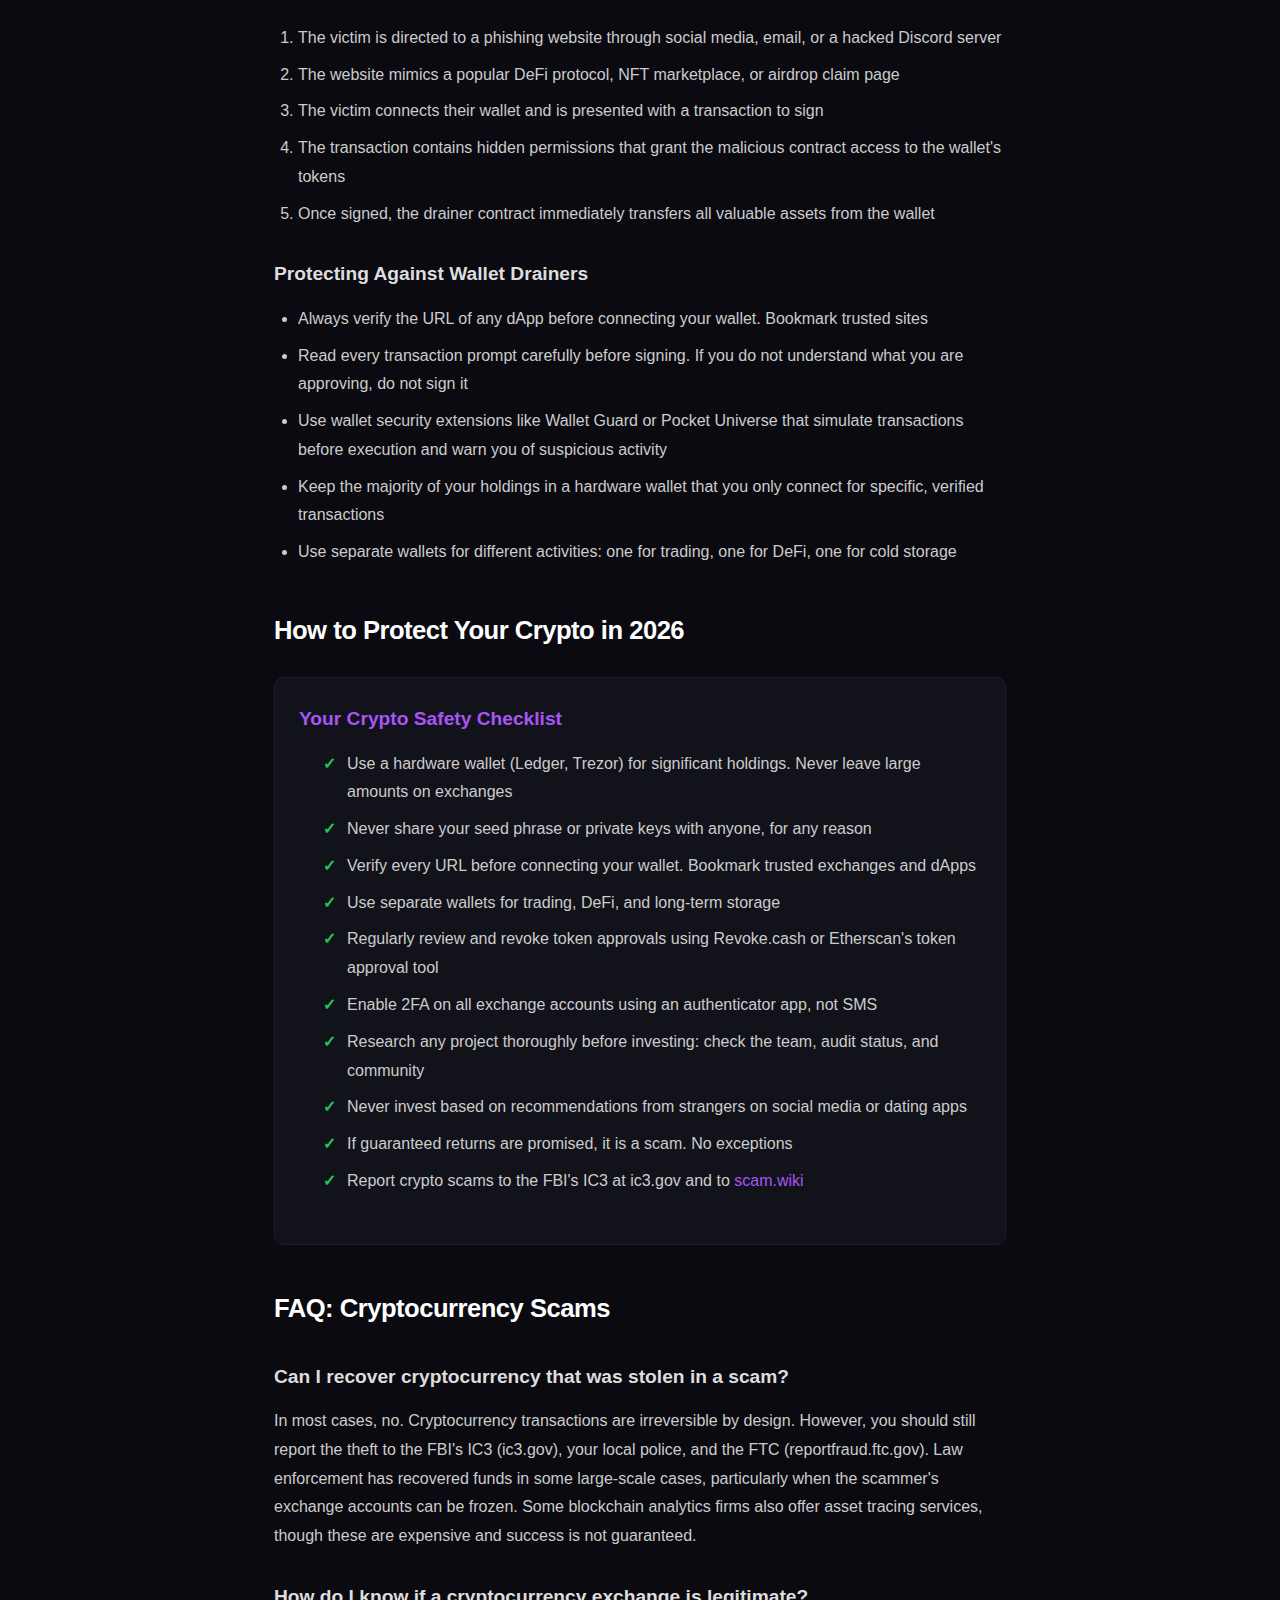
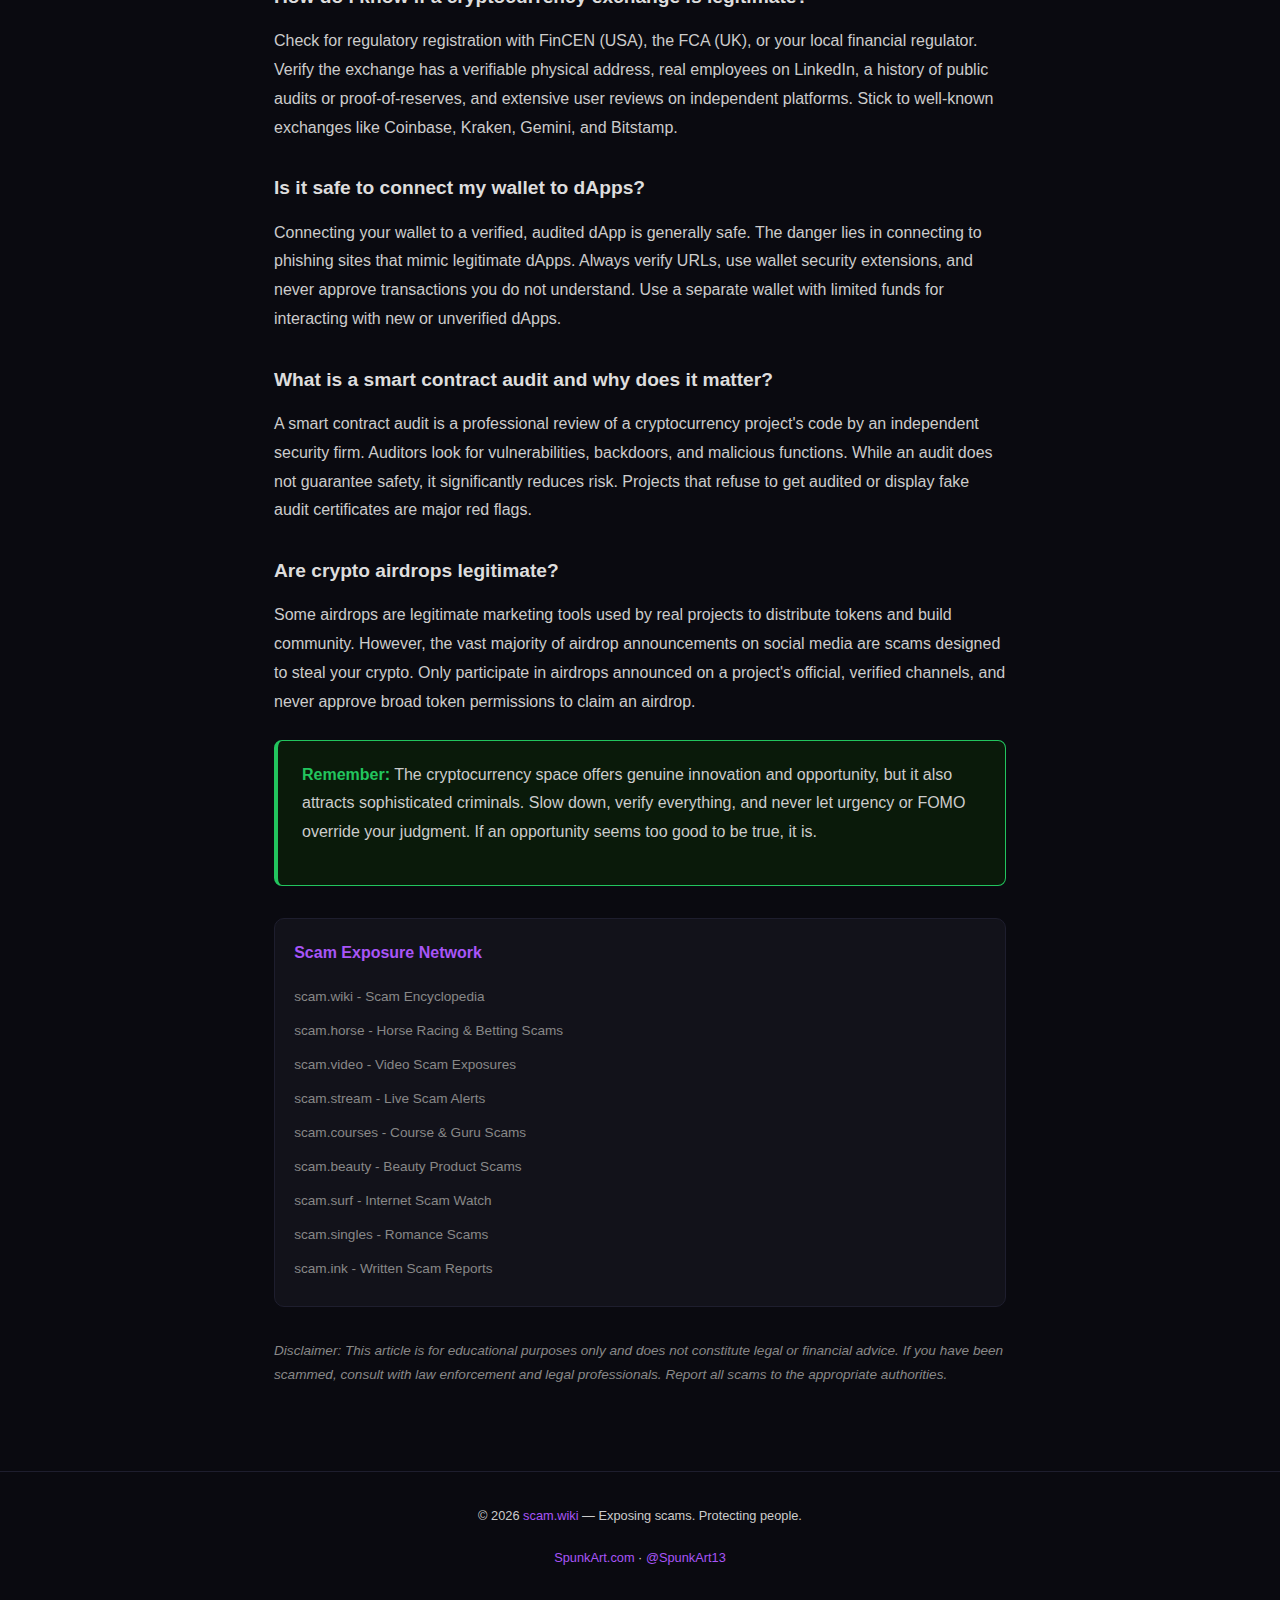
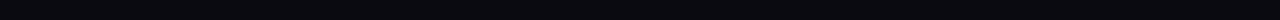
<file: blog/cryptocurrency-scams-to-avoid-2026.html>
<!DOCTYPE html>
<html lang="en">
<head>
<meta charset="UTF-8">
<meta name="viewport" content="width=device-width, initial-scale=1.0">
<title>Cryptocurrency Scams to Avoid in 2026: Complete List | scam.wiki</title>
<meta name="description" content="Complete list of cryptocurrency scams to avoid in 2026. Rug pulls, pig butchering, fake exchanges, airdrop scams, Ponzi schemes, and AI-powered crypto fraud. Real examples and prevention tips.">
<meta name="keywords" content="cryptocurrency scams 2026, crypto scams to avoid, rug pull scam, pig butchering crypto, fake exchange scam, airdrop scam, bitcoin scam, crypto fraud prevention">
<meta name="author" content="scam.wiki">
<meta name="robots" content="index, follow, max-snippet:-1, max-image-preview:large">
<link rel="canonical" href="https://scam.wiki/blog/cryptocurrency-scams-to-avoid-2026.html">
<meta property="og:type" content="article">
<meta property="og:title" content="Cryptocurrency Scams to Avoid in 2026: Complete List">
<meta property="og:description" content="Complete list of cryptocurrency scams to avoid in 2026. Rug pulls, pig butchering, fake exchanges, airdrop scams, and AI-powered crypto fraud exposed.">
<meta property="og:url" content="https://scam.wiki/blog/cryptocurrency-scams-to-avoid-2026.html">
<meta property="og:site_name" content="scam.wiki">
<meta property="og:image" content="https://scam.wiki/og-image.svg">
<meta property="article:published_time" content="2026-02-27">
<meta name="twitter:card" content="summary_large_image">
<meta name="twitter:title" content="Cryptocurrency Scams to Avoid in 2026: Complete List">
<meta name="twitter:description" content="Complete list of cryptocurrency scams to avoid in 2026. Rug pulls, fake exchanges, airdrop scams, and AI-powered crypto fraud.">
<meta name="twitter:image" content="https://scam.wiki/og-image.svg">
<meta name="twitter:site" content="@SpunkArt13">
<script type="application/ld+json">
{
  "@context": "https://schema.org",
  "@type": "Article",
  "headline": "Cryptocurrency Scams to Avoid in 2026: Complete List",
  "description": "Complete list of cryptocurrency scams to avoid in 2026. Rug pulls, pig butchering, fake exchanges, airdrop scams, Ponzi schemes, and AI-powered crypto fraud.",
  "author": {"@type": "Organization", "name": "scam.wiki", "url": "https://scam.wiki"},
  "publisher": {"@type": "Organization", "name": "scam.wiki", "url": "https://scam.wiki"},
  "datePublished": "2026-02-27",
  "dateModified": "2026-02-27",
  "mainEntityOfPage": {"@type": "WebPage", "@id": "https://scam.wiki/blog/cryptocurrency-scams-to-avoid-2026.html"},
  "image": "https://scam.wiki/og-image.svg",
  "keywords": ["cryptocurrency scams 2026", "rug pull", "pig butchering", "fake exchange", "airdrop scam", "crypto fraud"]
}
</script>
<!-- Google Analytics -->
<script async src="https://www.googletagmanager.com/gtag/js?id=G-GVNL11PEGP"></script>
<script>window.dataLayer=window.dataLayer||[];function gtag(){dataLayer.push(arguments);}gtag('js',new Date());gtag('config','G-GVNL11PEGP');</script>
<!-- Clarity -->
<script type="text/javascript">(function(c,l,a,r,i,t,y){c[a]=c[a]||function(){(c[a].q=c[a].q||[]).push(arguments)};t=l.createElement(r);t.async=1;t.src="https://www.clarity.ms/tag/"+i;y=l.getElementsByTagName(r)[0];y.parentNode.insertBefore(t,y);})(window,document,"clarity","script","lhq9spj7gz");</script>
<style>
  *{margin:0;padding:0;box-sizing:border-box;}
  :root{--bg:#0a0a10;--surface:#12121a;--border:#1e1e2e;--text:#e0e0e8;--dim:#888;--accent:#a855f7;--red:#ef4444;--green:#22c55e;}
  body{background:var(--bg);color:var(--text);font-family:-apple-system,BlinkMacSystemFont,'Segoe UI',sans-serif;line-height:1.8;}
  a{color:var(--accent);text-decoration:none;}
  a:hover{text-decoration:underline;}
  .nav{background:rgba(10,10,16,0.95);backdrop-filter:blur(10px);border-bottom:1px solid var(--border);padding:1rem 2rem;position:sticky;top:0;z-index:100;display:flex;align-items:center;justify-content:space-between;}
  .logo{font-size:1.3rem;font-weight:800;letter-spacing:-0.5px;}
  .logo span{color:var(--accent);}
  .nav-links{display:flex;gap:1.2rem;font-size:0.85rem;}
  .nav-links a{color:var(--dim);}
  .nav-links a:hover{color:var(--text);text-decoration:none;}
  .network-bar{background:#08080d;border-bottom:1px solid var(--border);padding:0.5rem 1rem;text-align:center;overflow-x:auto;white-space:nowrap;}
  .network-bar a{color:#666;font-size:0.75rem;margin:0 0.5rem;transition:color 0.2s;}
  .network-bar a:hover,.network-bar a.active{color:var(--accent);}
  .article{max-width:780px;margin:0 auto;padding:2rem 1.5rem 4rem;}
  .breadcrumb{font-size:0.8rem;color:var(--dim);margin-bottom:1.5rem;}
  .breadcrumb a{color:var(--dim);}
  h1{font-size:2.4rem;font-weight:900;letter-spacing:-1px;line-height:1.2;margin-bottom:0.5rem;}
  .meta{color:var(--dim);font-size:0.85rem;margin-bottom:2rem;padding-bottom:1.5rem;border-bottom:1px solid var(--border);}
  h2{font-size:1.6rem;font-weight:800;margin:2.5rem 0 1rem;letter-spacing:-0.5px;color:#fff;}
  h3{font-size:1.2rem;font-weight:700;margin:1.8rem 0 0.8rem;color:#ddd;}
  p{margin-bottom:1.2rem;color:#ccc;}
  ul,ol{margin:0 0 1.5rem 1.5rem;color:#ccc;}
  li{margin-bottom:0.5rem;}
  .warning-box{background:#1a0a0a;border:1px solid var(--red);border-left:4px solid var(--red);border-radius:8px;padding:1.2rem 1.5rem;margin:1.5rem 0;}
  .warning-box strong{color:var(--red);}
  .safe-box{background:#0a1a0a;border:1px solid var(--green);border-left:4px solid var(--green);border-radius:8px;padding:1.2rem 1.5rem;margin:1.5rem 0;}
  .safe-box strong{color:var(--green);}
  .highlight-box{background:var(--surface);border:1px solid var(--border);border-left:3px solid var(--accent);border-radius:8px;padding:1.2rem 1.5rem;margin:1.5rem 0;}
  .checklist{background:var(--surface);border:1px solid var(--border);border-radius:10px;padding:1.5rem;margin:1.5rem 0;}
  .checklist h3{margin:0 0 0.8rem;color:var(--accent);}
  .checklist li{list-style:none;padding-left:1.5rem;position:relative;}
  .checklist li::before{content:"\2713";position:absolute;left:0;color:var(--green);font-weight:bold;}
  .toc{background:var(--surface);border:1px solid var(--border);border-radius:10px;padding:1.5rem;margin-bottom:2rem;}
  .toc h3{margin:0 0 0.8rem;font-size:1rem;color:var(--accent);}
  .toc ol{margin:0 0 0 1.2rem;}
  .toc li{margin-bottom:0.3rem;font-size:0.9rem;}
  .toc a{color:var(--dim);}
  .sidebar-links{background:var(--surface);border:1px solid var(--border);border-radius:10px;padding:1.2rem;margin:2rem 0;}
  .sidebar-links h3{font-size:1rem;color:var(--accent);margin:0 0 0.8rem;}
  .sidebar-links a{display:block;color:var(--dim);font-size:0.85rem;padding:0.3rem 0;}
  footer{text-align:center;padding:2rem;border-top:1px solid var(--border);color:var(--dim);font-size:0.8rem;}
  @media(max-width:768px){h1{font-size:1.8rem;}h2{font-size:1.3rem;}.article{padding:1.5rem 1rem 3rem;}}
</style>
</head>
<body>
<div class="network-bar">
  <span style="color:#666;font-size:0.75rem;font-weight:700;margin-right:0.5rem;">Scam Network:</span>
  <a href="https://scam.wiki" class="active">scam.wiki</a>
  <a href="https://scam.horse">scam.horse</a>
  <a href="https://scam.video">scam.video</a>
  <a href="https://scam.stream">scam.stream</a>
  <a href="https://scam.courses">scam.courses</a>
  <a href="https://scam.beauty">scam.beauty</a>
  <a href="https://scam.hair">scam.hair</a>
  <a href="https://scam.ink">scam.ink</a>
  <a href="https://scam.makeup">scam.makeup</a>
  <a href="https://scam.singles">scam.singles</a>
  <a href="https://scam.surf">scam.surf</a>
</div>
<nav class="nav">
  <div class="logo"><span>scam</span>.wiki</div>
  <div class="nav-links">
    <a href="https://scam.wiki/">Home</a>
    <a href="https://scam.wiki/blog/biggest-online-scams-2026.html">Blog</a>
  </div>
</nav>

<article class="article">
  <div class="breadcrumb">
    <a href="https://scam.wiki/">scam.wiki</a> &raquo; Blog &raquo; Cryptocurrency Scams 2026
  </div>

  <h1>Cryptocurrency Scams to Avoid in 2026: Complete List</h1>
  <div class="meta">Published February 27, 2026 &middot; 18 min read &middot; By <a href="https://scam.wiki/">scam.wiki</a></div>

  <div class="toc">
    <h3>Table of Contents</h3>
    <ol>
      <li><a href="#overview">Crypto Scams in 2026: The Scale of the Problem</a></li>
      <li><a href="#rug-pulls">Rug Pulls: The Most Common Crypto Scam</a></li>
      <li><a href="#pig-butchering">Pig Butchering: Romance Meets Crypto Fraud</a></li>
      <li><a href="#fake-exchanges">Fake Exchanges and Trading Platforms</a></li>
      <li><a href="#airdrop-scams">Airdrop and Token Approval Scams</a></li>
      <li><a href="#ponzi-schemes">Crypto Ponzi Schemes and Yield Farming Fraud</a></li>
      <li><a href="#celebrity-scams">Celebrity Impersonation and Giveaway Scams</a></li>
      <li><a href="#ai-scams">AI-Powered Crypto Scams: The 2026 Threat</a></li>
      <li><a href="#wallet-drainers">Wallet Drainers and Phishing dApps</a></li>
      <li><a href="#protection">How to Protect Your Crypto in 2026</a></li>
      <li><a href="#faq">FAQ: Cryptocurrency Scams</a></li>
    </ol>
  </div>

  <h2 id="overview">Crypto Scams in 2026: The Scale of the Problem</h2>
  <p>Cryptocurrency fraud has grown into one of the largest categories of financial crime worldwide. According to blockchain analytics firm Chainalysis, illicit cryptocurrency transaction volume exceeded $24 billion in 2023, with scams accounting for the largest share. The FBI's Internet Crime Complaint Center (IC3) reported cryptocurrency-related fraud losses of over $5.6 billion in 2023, a 45% increase from the previous year. By 2026, these figures have continued to climb as crypto adoption expands and scam tactics become more sophisticated.</p>
  <p>The decentralized and pseudonymous nature of cryptocurrency makes it an ideal vehicle for fraud. Transactions are irreversible, funds can be moved across borders in seconds, and the technical complexity of blockchain technology creates an information asymmetry that scammers exploit. Many victims do not fully understand how wallets, smart contracts, or token approvals work, and scammers take advantage of this knowledge gap.</p>
  <p>This comprehensive guide covers every major category of cryptocurrency scam active in 2026. Whether you are a seasoned crypto user or just getting started, understanding these threats is essential to protecting your assets.</p>

  <div class="warning-box">
    <p><strong>Warning:</strong> Cryptocurrency transactions are irreversible. Once you send crypto to a scammer or approve a malicious smart contract, your funds are gone. There is no bank to call, no chargeback to file, and no insurance to claim. Prevention is your only protection.</p>
  </div>

  <h2 id="rug-pulls">Rug Pulls: The Most Common Crypto Scam</h2>
  <p>A rug pull occurs when developers create a cryptocurrency token, promote it aggressively to attract buyers, and then suddenly withdraw all liquidity from the trading pool, crashing the token's price to zero and leaving investors with worthless tokens. According to blockchain security firm Solidus Labs, over 117,000 scam tokens were deployed on Ethereum alone in 2023. The pace has only accelerated in 2025 and 2026 with the proliferation of token creation tools that make launching a scam token trivially easy.</p>

  <h3>How Rug Pulls Work</h3>
  <ol>
    <li><strong>Token creation:</strong> The scammer creates a new token on Ethereum, Solana, Base, or another blockchain. This takes minutes and costs less than $50 using token creation tools</li>
    <li><strong>Artificial hype:</strong> The token is promoted on X (Twitter), Telegram, Discord, and TikTok. Scammers pay influencers, use bot networks to create fake engagement, and manufacture FOMO (fear of missing out) with claims like "1000x potential" and "the next Dogecoin"</li>
    <li><strong>Liquidity addition:</strong> The developer adds a liquidity pool on a decentralized exchange (Uniswap, Raydium, etc.), allowing people to buy the token. Early buy orders from the developer and associates create the appearance of organic demand</li>
    <li><strong>Price manipulation:</strong> The developer coordinates wash trading (buying and selling to themselves) to create the appearance of price increase. Charts show a token "pumping," attracting more buyers</li>
    <li><strong>The pull:</strong> Once sufficient buy pressure has been generated, the developer removes all liquidity from the pool, converting the pooled ETH, SOL, or other base currency into their own wallet. The token price crashes instantly. Holders cannot sell because there is no liquidity</li>
  </ol>

  <h3>How to Spot a Rug Pull</h3>
  <ul>
    <li><strong>Anonymous team:</strong> If the developers are anonymous and there is no verifiable team behind the project, the risk of a rug pull is extremely high</li>
    <li><strong>Unlocked liquidity:</strong> Check if the liquidity pool tokens are locked using services like Team Finance, Unicrypt, or DexScreener. Unlocked liquidity means the developer can pull it at any time</li>
    <li><strong>No smart contract audit:</strong> Legitimate projects have their contracts audited by firms like CertiK, Trail of Bits, or OpenZeppelin. Unaudited contracts can contain hidden functions that allow the developer to drain funds</li>
    <li><strong>Honeypot mechanics:</strong> Some scam tokens contain code that allows anyone to buy but prevents selling. Use honeypot detection tools before buying any token</li>
    <li><strong>Concentrated ownership:</strong> If the top 10 wallets hold more than 50% of the token supply, a coordinated sell-off can crash the price. Check on block explorers like Etherscan or Solscan</li>
  </ul>

  <h2 id="pig-butchering">Pig Butchering: Romance Meets Crypto Fraud</h2>
  <p>Pig butchering (from the Chinese term "sha zhu pan") is a hybrid scam combining romance fraud with fake cryptocurrency investment platforms. It has become one of the most devastating scam categories worldwide, with the FBI reporting it as the largest subcategory of cryptocurrency fraud by dollar value. Individual victims lose an average of $178,000, and some lose their entire life savings.</p>

  <h3>How Pig Butchering Works</h3>
  <ol>
    <li><strong>Initial contact:</strong> A scammer reaches out via dating apps, social media, LinkedIn, or even a "wrong number" text message. They establish a friendly or romantic connection</li>
    <li><strong>Relationship building:</strong> Over weeks or months, the scammer builds trust through daily messaging, emotional support, and fabricated personal stories</li>
    <li><strong>The introduction:</strong> The scammer casually mentions their success in cryptocurrency trading. They share screenshots of impressive "profits" from a trading platform</li>
    <li><strong>The platform:</strong> They guide the victim to a fake trading platform that looks professional and functions convincingly. The victim creates an account and makes an initial small deposit</li>
    <li><strong>Fake profits:</strong> The platform displays fabricated returns. The victim sees their $1,000 deposit "grow" to $5,000 or $10,000. Encouraged, they deposit more</li>
    <li><strong>The trap:</strong> When the victim tries to withdraw, the platform demands "taxes," "compliance fees," or "security deposits" before releasing funds. Each payment generates a new fee. The platform, the scammer, and the money all disappear</li>
  </ol>

  <div class="highlight-box">
    <p><strong>Key Statistic:</strong> The FBI estimates that pig butchering scams caused over $3.9 billion in losses in the United States alone in 2023. Many victims take months to realize they have been scammed because the fake platform continues to show fabricated profits. Visit <a href="https://scam.singles">scam.singles</a> for detailed guidance on identifying romance-based crypto scams.</p>
  </div>

  <h2 id="fake-exchanges">Fake Exchanges and Trading Platforms</h2>
  <p>Fake cryptocurrency exchanges are professional-looking websites and apps that mimic legitimate trading platforms. They accept cryptocurrency deposits but prevent or severely restrict withdrawals. These platforms use fabricated order books, fake trading volume, and manufactured price data to appear legitimate.</p>

  <h3>Warning Signs of a Fake Exchange</h3>
  <ul>
    <li><strong>Not registered with regulators:</strong> Legitimate exchanges are registered with FinCEN (USA), the FCA (UK), or equivalent regulators in their jurisdiction. Check the exchange's registration claims independently</li>
    <li><strong>No verifiable company information:</strong> Fake exchanges list vague corporate information, fake office addresses, or claim to be registered in jurisdictions known for lax regulation</li>
    <li><strong>Withdrawal restrictions:</strong> Any platform that imposes unexpected restrictions on withdrawals, requires additional deposits to unlock funds, or charges excessive withdrawal fees is almost certainly fraudulent</li>
    <li><strong>Guaranteed returns:</strong> No legitimate exchange guarantees profits. If a platform promises fixed daily or weekly returns, it is a scam</li>
    <li><strong>Promoted by strangers:</strong> If someone you met online directs you to a specific exchange, especially one you have never heard of, treat it as a red flag</li>
  </ul>

  <div class="warning-box">
    <p><strong>Warning:</strong> Stick to established, regulated exchanges. Major exchanges like Coinbase, Kraken, Gemini, and Bitstamp are regulated, insured, and have years of operating history. Using an unknown exchange to save on fees or access a "special opportunity" is how most fake exchange victims lose their money.</p>
  </div>

  <h2 id="airdrop-scams">Airdrop and Token Approval Scams</h2>
  <p>Airdrop scams exploit the crypto community's enthusiasm for free tokens. Legitimate airdrops do exist, where new projects distribute free tokens to generate interest. Scammers mimic this process to steal funds from unsuspecting users.</p>

  <h3>How Airdrop Scams Work</h3>
  <ul>
    <li><strong>Fake airdrop announcements:</strong> Scammers post on X, Discord, and Telegram about an upcoming airdrop from a popular project. They create fake websites that mimic the real project's branding</li>
    <li><strong>Wallet connection:</strong> The victim is asked to "connect their wallet" to claim the airdrop. The malicious website requests broad token approval permissions through the wallet</li>
    <li><strong>Asset draining:</strong> Once the victim approves the malicious contract, the scammer can transfer all approved tokens out of the wallet. This happens instantly and automatically</li>
    <li><strong>Dust attacks:</strong> Scammers send tiny amounts of unknown tokens to thousands of wallets. When recipients investigate the mystery token and interact with its contract, they trigger the draining mechanism</li>
  </ul>

  <h3>How to Stay Safe</h3>
  <ul>
    <li>Only interact with airdrops announced on a project's official website and verified social media accounts</li>
    <li>Never approve unlimited token spending for a contract you do not fully trust</li>
    <li>Use tools like Revoke.cash to regularly review and revoke unnecessary token approvals</li>
    <li>If an unknown token appears in your wallet, do not interact with it. Do not try to swap or sell it</li>
    <li>Use a separate "burner" wallet for airdrop claims, never your main wallet holding significant funds</li>
  </ul>

  <h2 id="ponzi-schemes">Crypto Ponzi Schemes and Yield Farming Fraud</h2>
  <p>Cryptocurrency Ponzi schemes promise high, fixed returns to investors. Early investors are paid with funds from later investors, creating the appearance of profitability. These schemes collapse when new investment slows and the operator can no longer pay existing investors.</p>

  <h3>Common Ponzi Scheme Characteristics</h3>
  <ul>
    <li><strong>Guaranteed returns:</strong> Promises of 1-5% daily returns, 30-100% monthly returns, or any "guaranteed" profit in cryptocurrency are hallmarks of Ponzi schemes. No legitimate trading operation can guarantee returns in the volatile crypto market</li>
    <li><strong>Referral incentives:</strong> Multi-level referral programs that pay bonuses for recruiting new investors are a classic Ponzi structure. If the platform's growth depends on recruitment rather than actual trading, it is a Ponzi scheme</li>
    <li><strong>Opaque operations:</strong> The platform cannot clearly explain how it generates returns. Vague references to "AI trading," "arbitrage bots," or "proprietary algorithms" without verifiable proof are red flags</li>
    <li><strong>Withdrawal delays:</strong> As the scheme approaches collapse, withdrawal processing times increase. The platform may introduce new requirements for withdrawals or create "maintenance periods" that coincide with withdrawal requests</li>
  </ul>

  <div class="highlight-box">
    <p><strong>Historical Example:</strong> BitConnect, one of the largest crypto Ponzi schemes in history, promised 1% daily returns through its "trading bot." It collapsed in January 2018, causing approximately $2.4 billion in losses. Its founder, Satish Kumbhani, was indicted on federal fraud charges. Despite this high-profile example, similar schemes continue to proliferate in 2026 under new names and branding.</p>
  </div>

  <h2 id="celebrity-scams">Celebrity Impersonation and Giveaway Scams</h2>
  <p>Celebrity crypto giveaway scams use fake livestreams, social media posts, and websites impersonating public figures to trick people into sending cryptocurrency. The classic format is "send 0.1 BTC and receive 0.2 BTC back," which no legitimate person or organization would ever offer.</p>

  <h3>How Celebrity Scams Work in 2026</h3>
  <ul>
    <li><strong>Fake YouTube livestreams:</strong> Scammers hack or create YouTube channels and run fake livestreams featuring old footage of Elon Musk, MrBeast, Vitalik Buterin, or other public figures, overlaid with a QR code and instructions to send crypto for a "giveaway." These streams can attract tens of thousands of viewers before being taken down</li>
    <li><strong>Deepfake video endorsements:</strong> AI-generated videos of celebrities promoting specific tokens, exchanges, or investment opportunities. These are increasingly realistic and difficult to distinguish from genuine footage</li>
    <li><strong>Hacked verified accounts:</strong> Scammers gain access to verified X (Twitter) accounts and post crypto giveaway scams. The verification badge lends credibility. In 2020, a coordinated attack compromised the accounts of Barack Obama, Joe Biden, Elon Musk, and Apple simultaneously</li>
    <li><strong>Fake news articles:</strong> AI-generated news articles on fake news sites claiming a celebrity has endorsed a specific cryptocurrency or investment platform. These articles are promoted through social media ads and Google Ads</li>
  </ul>

  <div class="warning-box">
    <p><strong>Warning:</strong> No legitimate celebrity, organization, or project will ever ask you to send cryptocurrency with a promise of sending more back. This is a scam 100% of the time, with no exceptions. If you see Elon Musk, MrBeast, or any other figure promoting a crypto giveaway, it is fake.</p>
  </div>

  <h2 id="ai-scams">AI-Powered Crypto Scams: The 2026 Threat</h2>
  <p>Artificial intelligence has dramatically expanded the toolkit available to cryptocurrency scammers. In 2026, AI is being used to create scams that are more convincing, more scalable, and harder to detect than ever before.</p>

  <h3>How AI Is Used in Crypto Scams</h3>
  <ul>
    <li><strong>AI-generated project documentation:</strong> Scammers use large language models to generate convincing whitepapers, roadmaps, and technical documentation for fake projects. These documents appear professional and detailed but describe technology that does not exist</li>
    <li><strong>Deepfake team members:</strong> AI-generated photos and videos create fake team members for scam projects. "Meet our CTO, Dr. Sarah Chen" -- except Dr. Chen does not exist and her photo was generated by AI</li>
    <li><strong>Automated social engineering:</strong> AI chatbots operate fake social media profiles that engage in natural conversation, build trust, and gradually introduce investment schemes. These bots can manage hundreds of simultaneous conversations</li>
    <li><strong>Voice cloning for customer support:</strong> Fake exchanges use AI-generated voices for phone support that sound professional and trustworthy, reassuring victims that the platform is legitimate</li>
    <li><strong>AI trading bot scams:</strong> Scammers sell or promote "AI trading bots" that claim to use machine learning to generate guaranteed profits. The bots either do not work, are simple scripts repackaged with AI branding, or are Trojan horses that steal wallet credentials</li>
  </ul>

  <h2 id="wallet-drainers">Wallet Drainers and Phishing dApps</h2>
  <p>Wallet drainers are malicious smart contracts designed to steal all assets from a crypto wallet when the victim interacts with them. They have become one of the most technically sophisticated and fastest-growing crypto scam categories, with Scam Sniffer reporting over $295 million stolen by wallet drainers in 2023 alone.</p>

  <h3>How Wallet Drainers Work</h3>
  <ol>
    <li>The victim is directed to a phishing website through social media, email, or a hacked Discord server</li>
    <li>The website mimics a popular DeFi protocol, NFT marketplace, or airdrop claim page</li>
    <li>The victim connects their wallet and is presented with a transaction to sign</li>
    <li>The transaction contains hidden permissions that grant the malicious contract access to the wallet's tokens</li>
    <li>Once signed, the drainer contract immediately transfers all valuable assets from the wallet</li>
  </ol>

  <h3>Protecting Against Wallet Drainers</h3>
  <ul>
    <li>Always verify the URL of any dApp before connecting your wallet. Bookmark trusted sites</li>
    <li>Read every transaction prompt carefully before signing. If you do not understand what you are approving, do not sign it</li>
    <li>Use wallet security extensions like Wallet Guard or Pocket Universe that simulate transactions before execution and warn you of suspicious activity</li>
    <li>Keep the majority of your holdings in a hardware wallet that you only connect for specific, verified transactions</li>
    <li>Use separate wallets for different activities: one for trading, one for DeFi, one for cold storage</li>
  </ul>

  <h2 id="protection">How to Protect Your Crypto in 2026</h2>

  <div class="checklist">
    <h3>Your Crypto Safety Checklist</h3>
    <ul>
      <li>Use a hardware wallet (Ledger, Trezor) for significant holdings. Never leave large amounts on exchanges</li>
      <li>Never share your seed phrase or private keys with anyone, for any reason</li>
      <li>Verify every URL before connecting your wallet. Bookmark trusted exchanges and dApps</li>
      <li>Use separate wallets for trading, DeFi, and long-term storage</li>
      <li>Regularly review and revoke token approvals using Revoke.cash or Etherscan's token approval tool</li>
      <li>Enable 2FA on all exchange accounts using an authenticator app, not SMS</li>
      <li>Research any project thoroughly before investing: check the team, audit status, and community</li>
      <li>Never invest based on recommendations from strangers on social media or dating apps</li>
      <li>If guaranteed returns are promised, it is a scam. No exceptions</li>
      <li>Report crypto scams to the FBI's IC3 at ic3.gov and to <a href="https://scam.wiki">scam.wiki</a></li>
    </ul>
  </div>

  <h2 id="faq">FAQ: Cryptocurrency Scams</h2>

  <h3>Can I recover cryptocurrency that was stolen in a scam?</h3>
  <p>In most cases, no. Cryptocurrency transactions are irreversible by design. However, you should still report the theft to the FBI's IC3 (ic3.gov), your local police, and the FTC (reportfraud.ftc.gov). Law enforcement has recovered funds in some large-scale cases, particularly when the scammer's exchange accounts can be frozen. Some blockchain analytics firms also offer asset tracing services, though these are expensive and success is not guaranteed.</p>

  <h3>How do I know if a cryptocurrency exchange is legitimate?</h3>
  <p>Check for regulatory registration with FinCEN (USA), the FCA (UK), or your local financial regulator. Verify the exchange has a verifiable physical address, real employees on LinkedIn, a history of public audits or proof-of-reserves, and extensive user reviews on independent platforms. Stick to well-known exchanges like Coinbase, Kraken, Gemini, and Bitstamp.</p>

  <h3>Is it safe to connect my wallet to dApps?</h3>
  <p>Connecting your wallet to a verified, audited dApp is generally safe. The danger lies in connecting to phishing sites that mimic legitimate dApps. Always verify URLs, use wallet security extensions, and never approve transactions you do not understand. Use a separate wallet with limited funds for interacting with new or unverified dApps.</p>

  <h3>What is a smart contract audit and why does it matter?</h3>
  <p>A smart contract audit is a professional review of a cryptocurrency project's code by an independent security firm. Auditors look for vulnerabilities, backdoors, and malicious functions. While an audit does not guarantee safety, it significantly reduces risk. Projects that refuse to get audited or display fake audit certificates are major red flags.</p>

  <h3>Are crypto airdrops legitimate?</h3>
  <p>Some airdrops are legitimate marketing tools used by real projects to distribute tokens and build community. However, the vast majority of airdrop announcements on social media are scams designed to steal your crypto. Only participate in airdrops announced on a project's official, verified channels, and never approve broad token permissions to claim an airdrop.</p>

  <div class="safe-box">
    <p><strong>Remember:</strong> The cryptocurrency space offers genuine innovation and opportunity, but it also attracts sophisticated criminals. Slow down, verify everything, and never let urgency or FOMO override your judgment. If an opportunity seems too good to be true, it is.</p>
  </div>

  <div class="sidebar-links">
    <h3>Scam Exposure Network</h3>
    <a href="https://scam.wiki">scam.wiki - Scam Encyclopedia</a>
    <a href="https://scam.horse">scam.horse - Horse Racing & Betting Scams</a>
    <a href="https://scam.video">scam.video - Video Scam Exposures</a>
    <a href="https://scam.stream">scam.stream - Live Scam Alerts</a>
    <a href="https://scam.courses">scam.courses - Course & Guru Scams</a>
    <a href="https://scam.beauty">scam.beauty - Beauty Product Scams</a>
    <a href="https://scam.surf">scam.surf - Internet Scam Watch</a>
    <a href="https://scam.singles">scam.singles - Romance Scams</a>
    <a href="https://scam.ink">scam.ink - Written Scam Reports</a>
  </div>

  <p style="margin-top:2rem;font-size:0.85rem;color:var(--dim);"><em>Disclaimer: This article is for educational purposes only and does not constitute legal or financial advice. If you have been scammed, consult with law enforcement and legal professionals. Report all scams to the appropriate authorities.</em></p>
</article>

<footer>
  <p>&copy; 2026 <a href="https://scam.wiki/">scam.wiki</a> &mdash; Exposing scams. Protecting people.</p>
  <p style="margin-top:0.5rem;"><a href="https://spunk.codes" target="_blank">SpunkArt.com</a> &middot; <a href="https://x.com/SpunkArt13" target="_blank">@SpunkArt13</a></p>
</footer>
</body>
</html>
</file>
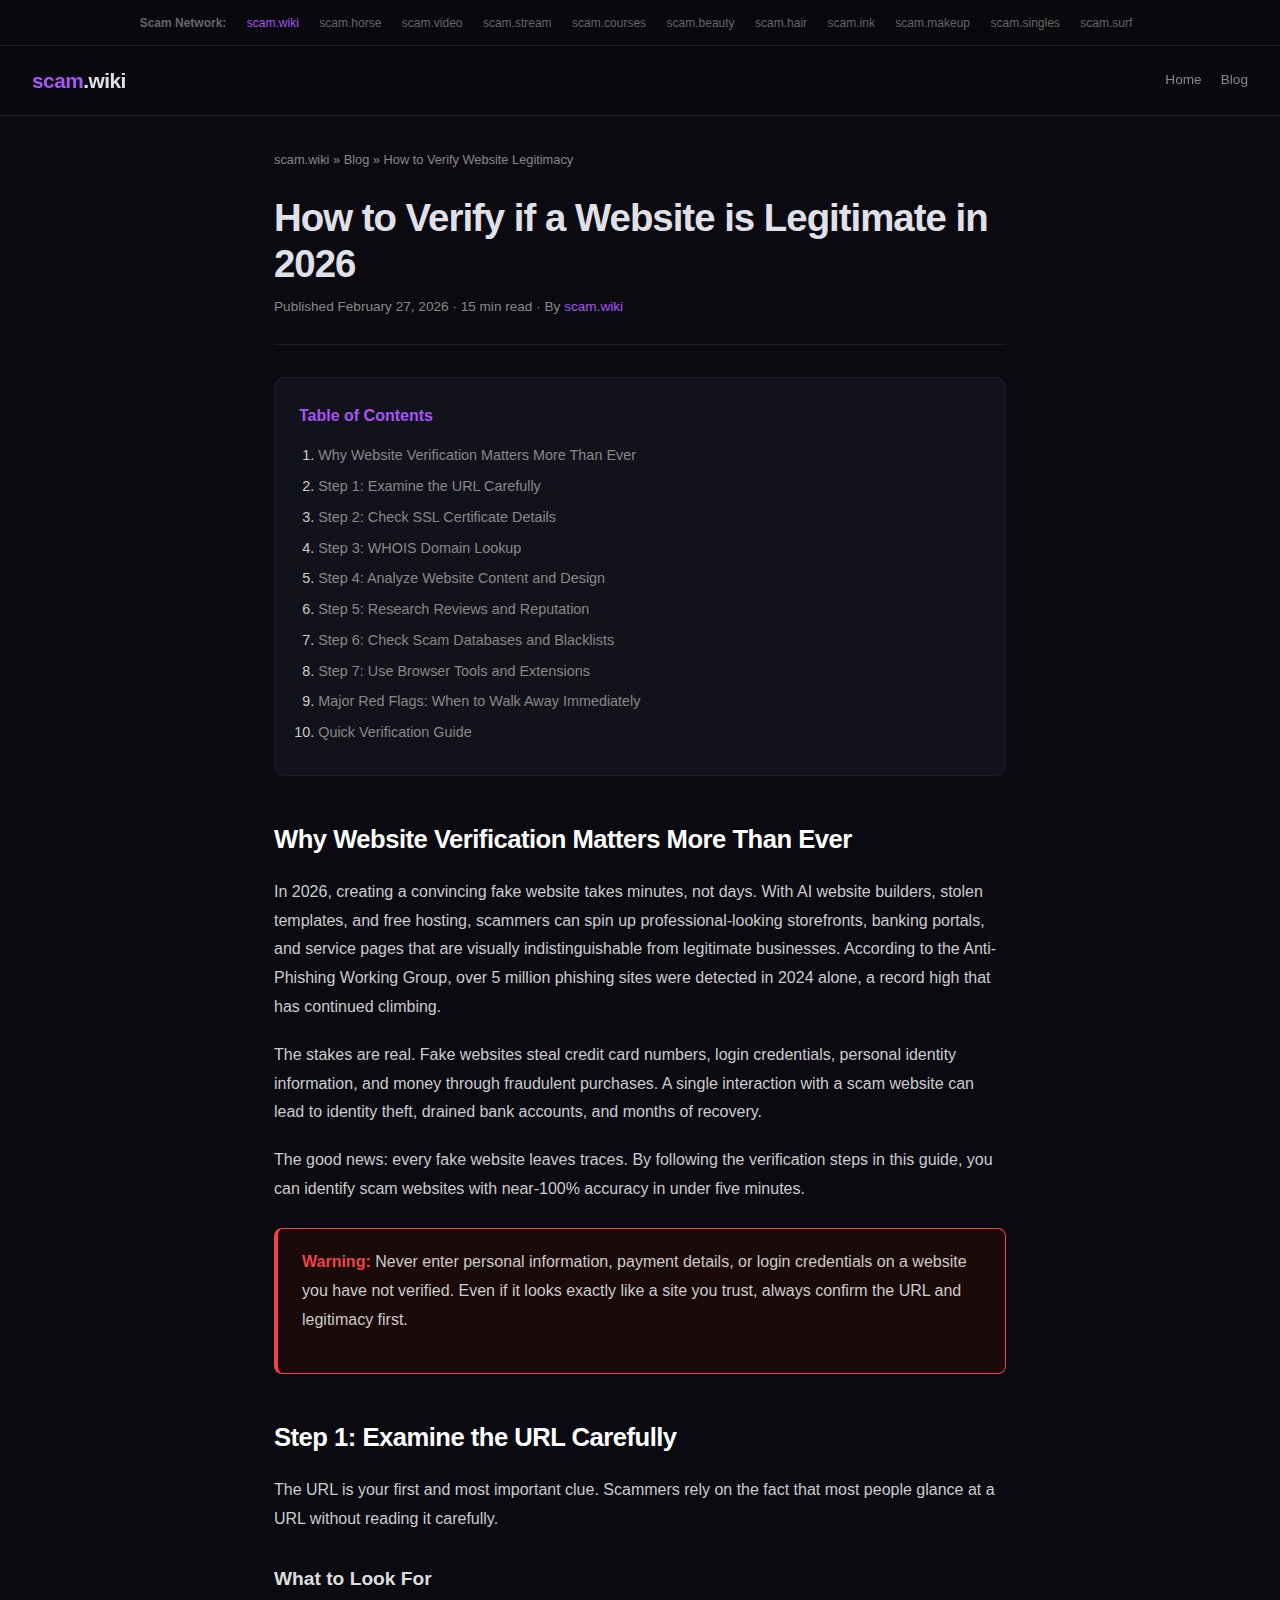
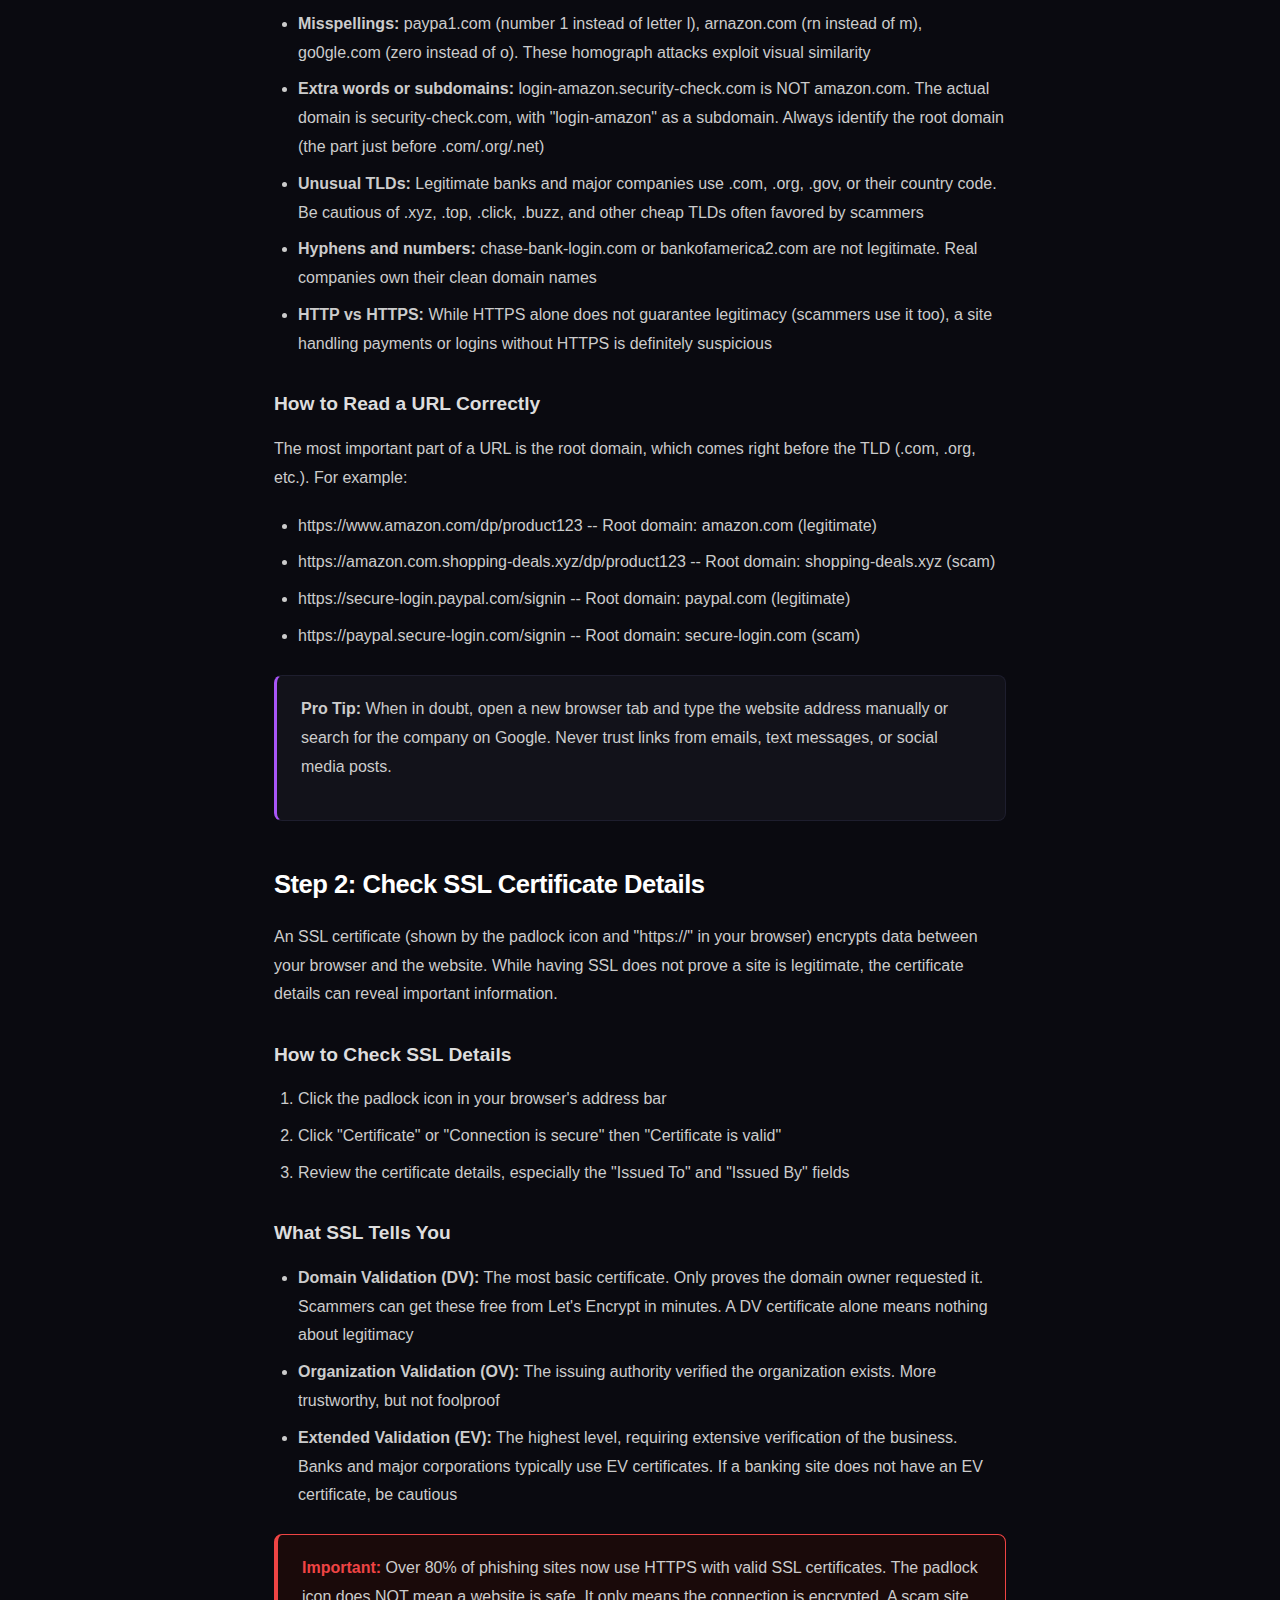
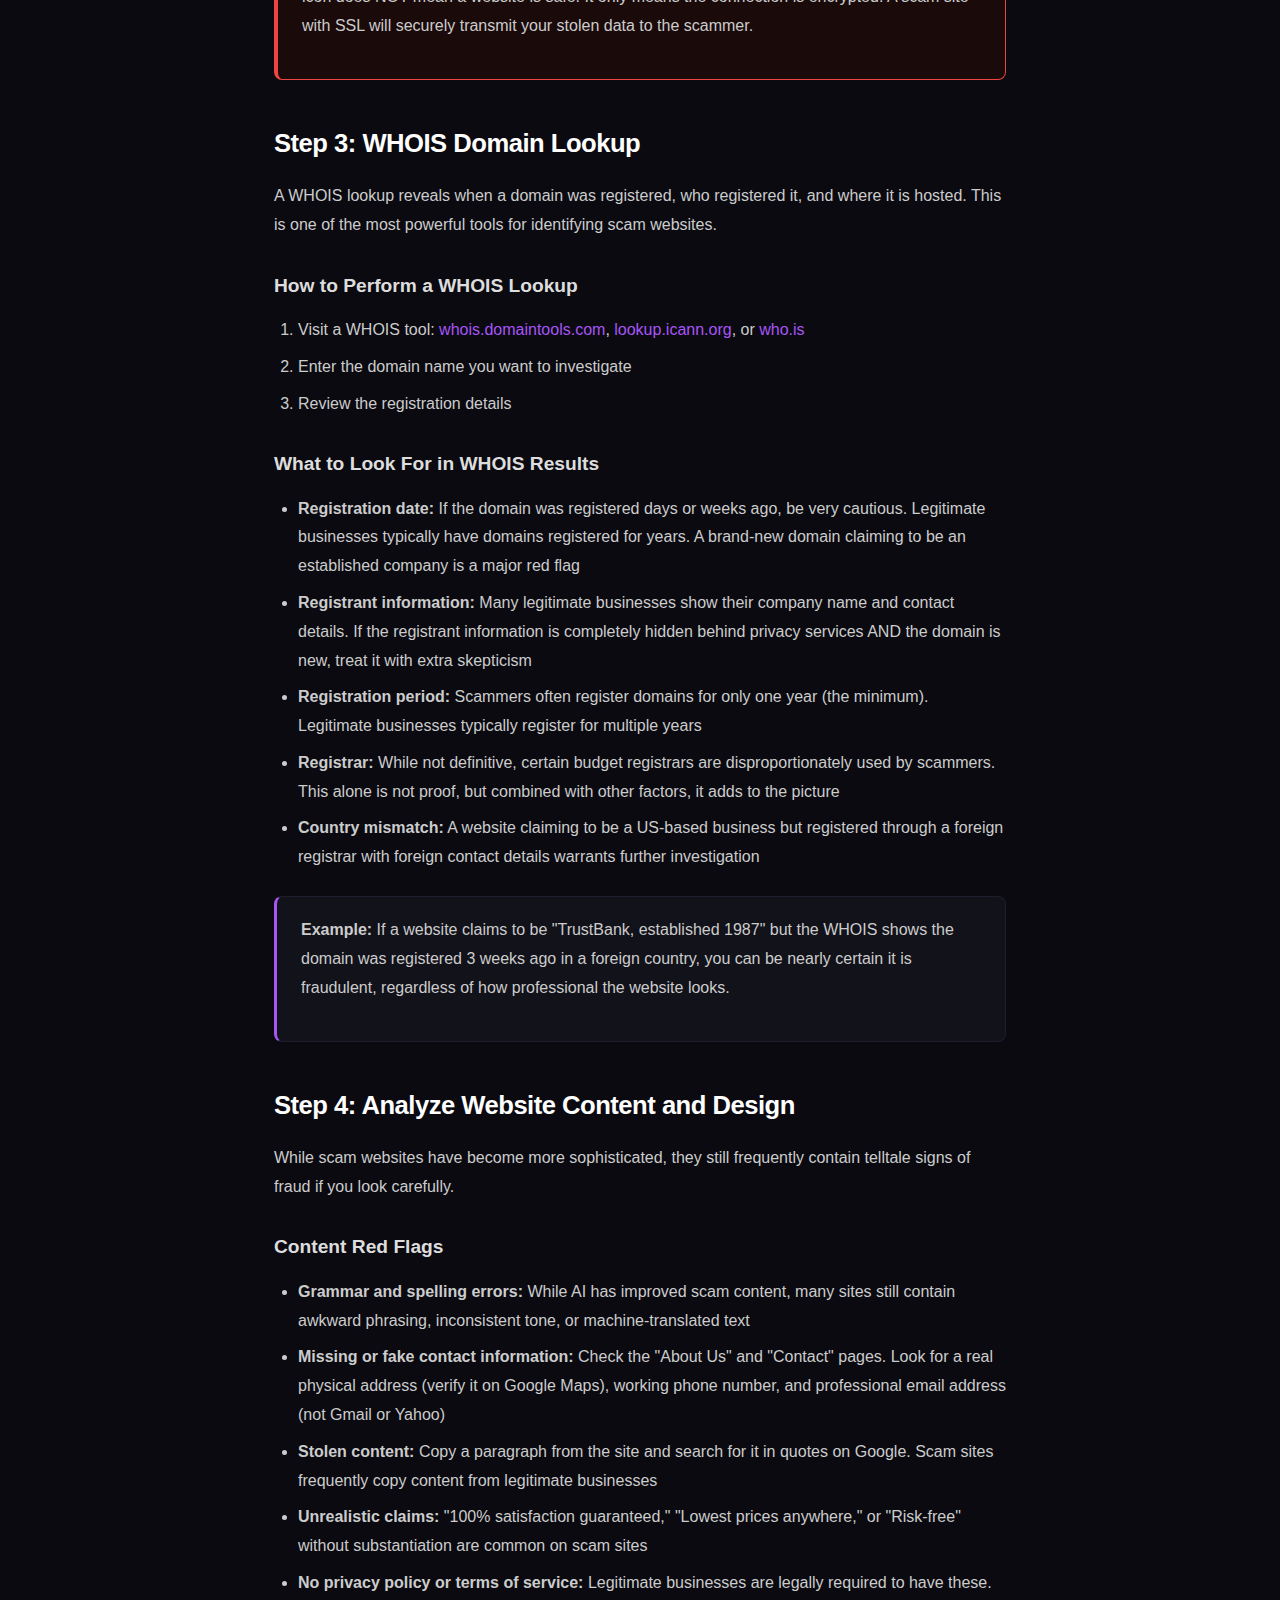
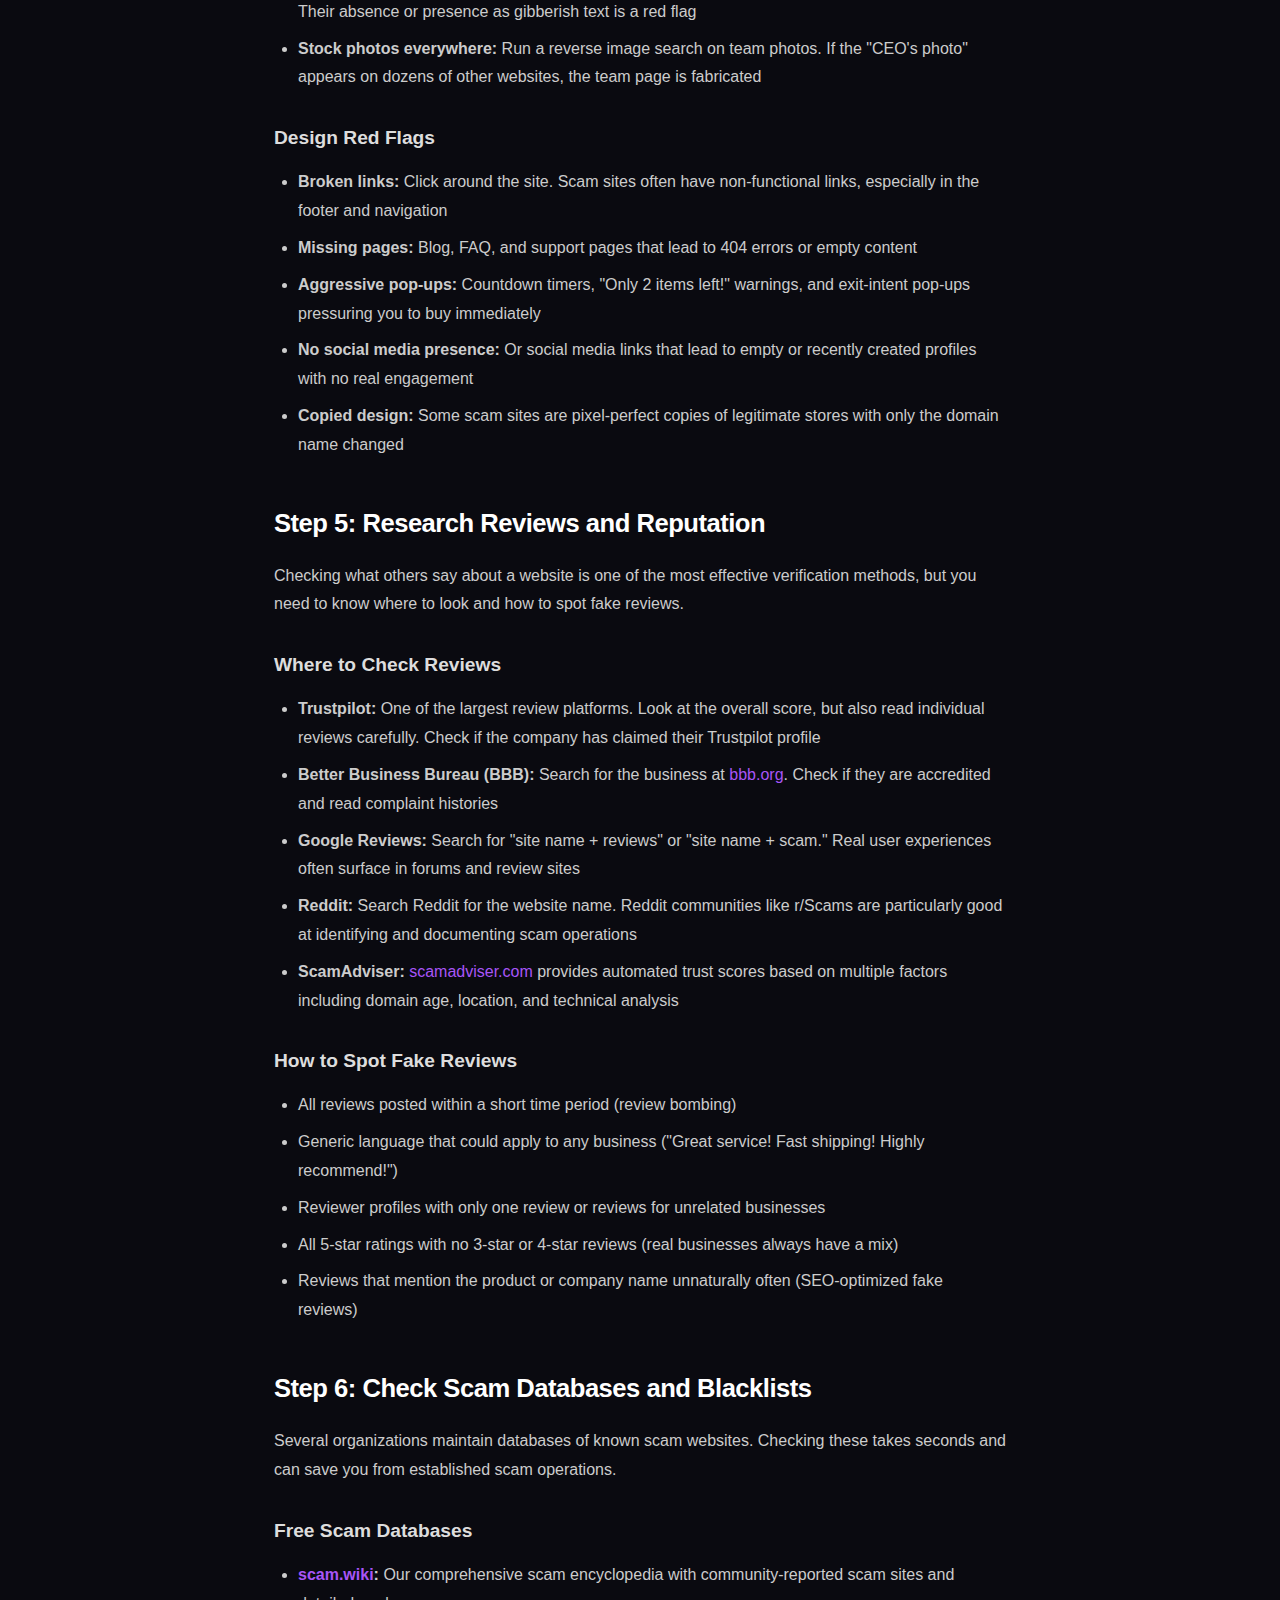
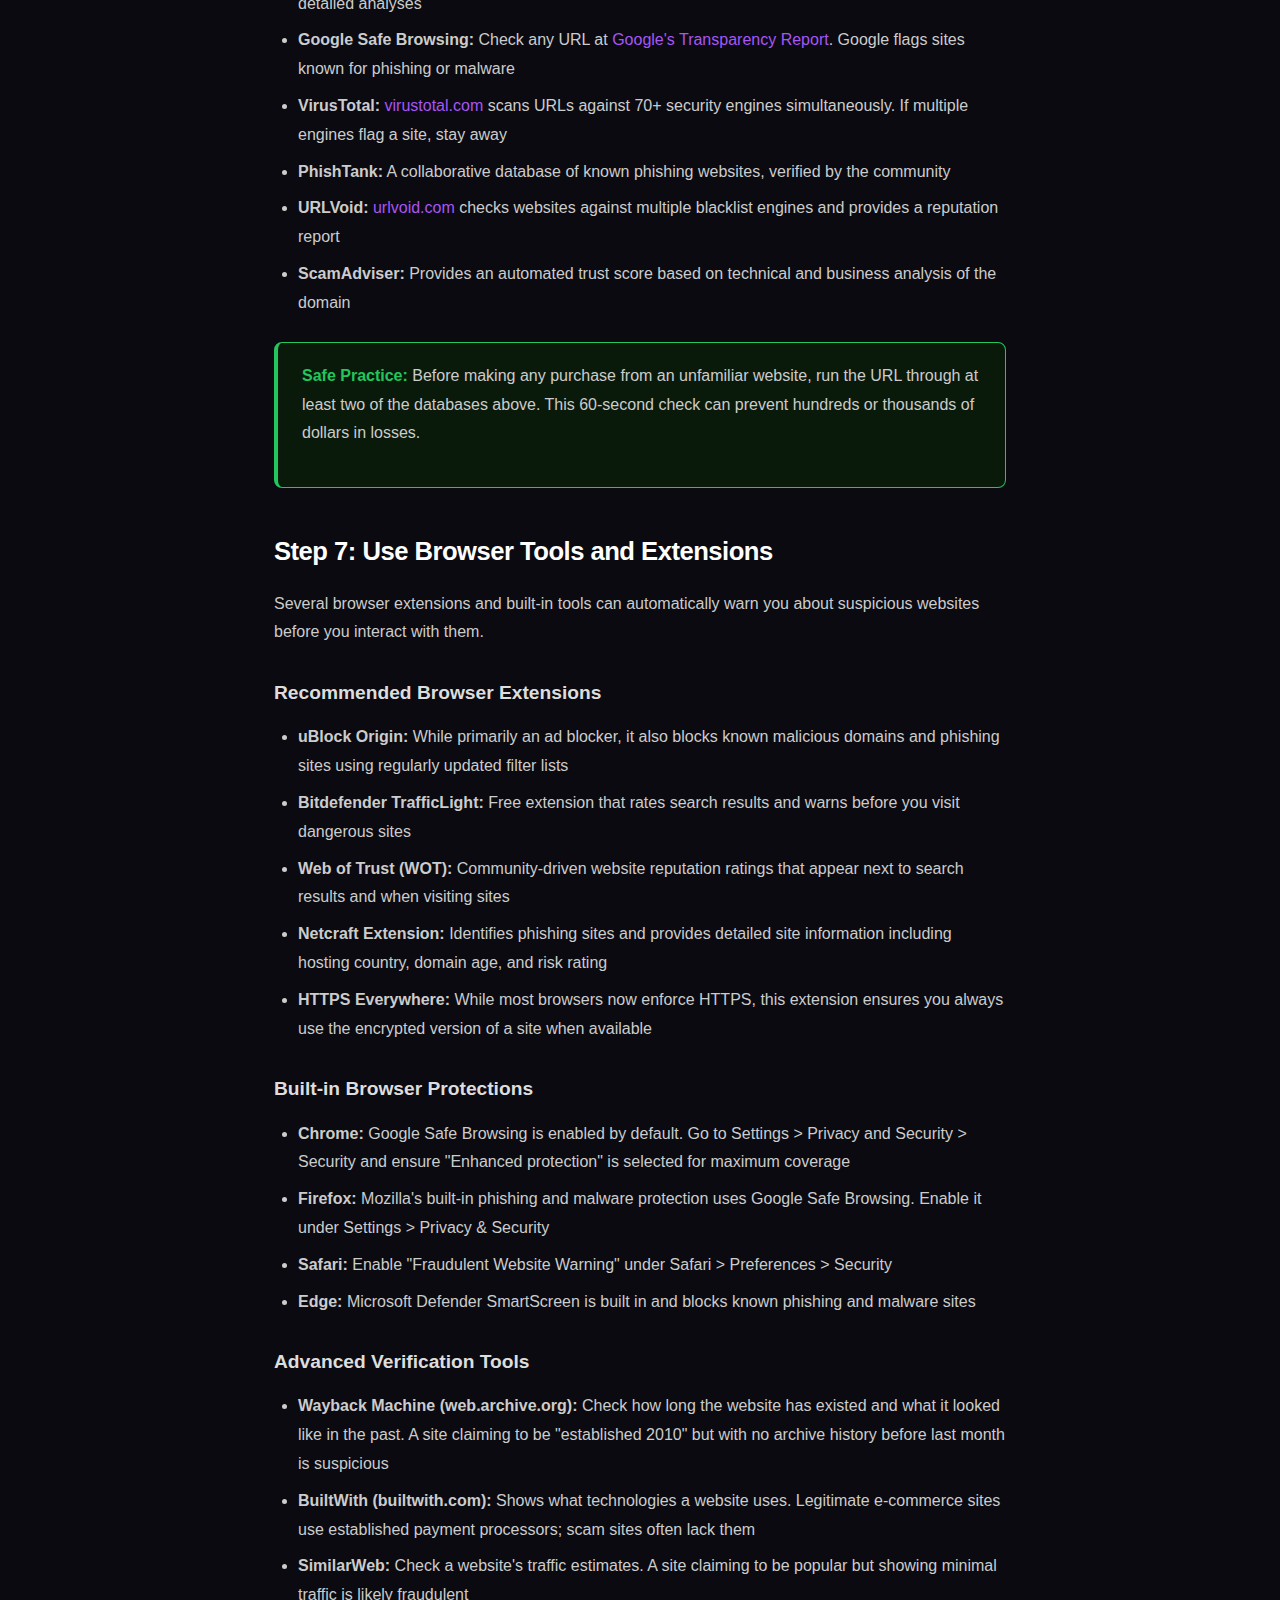
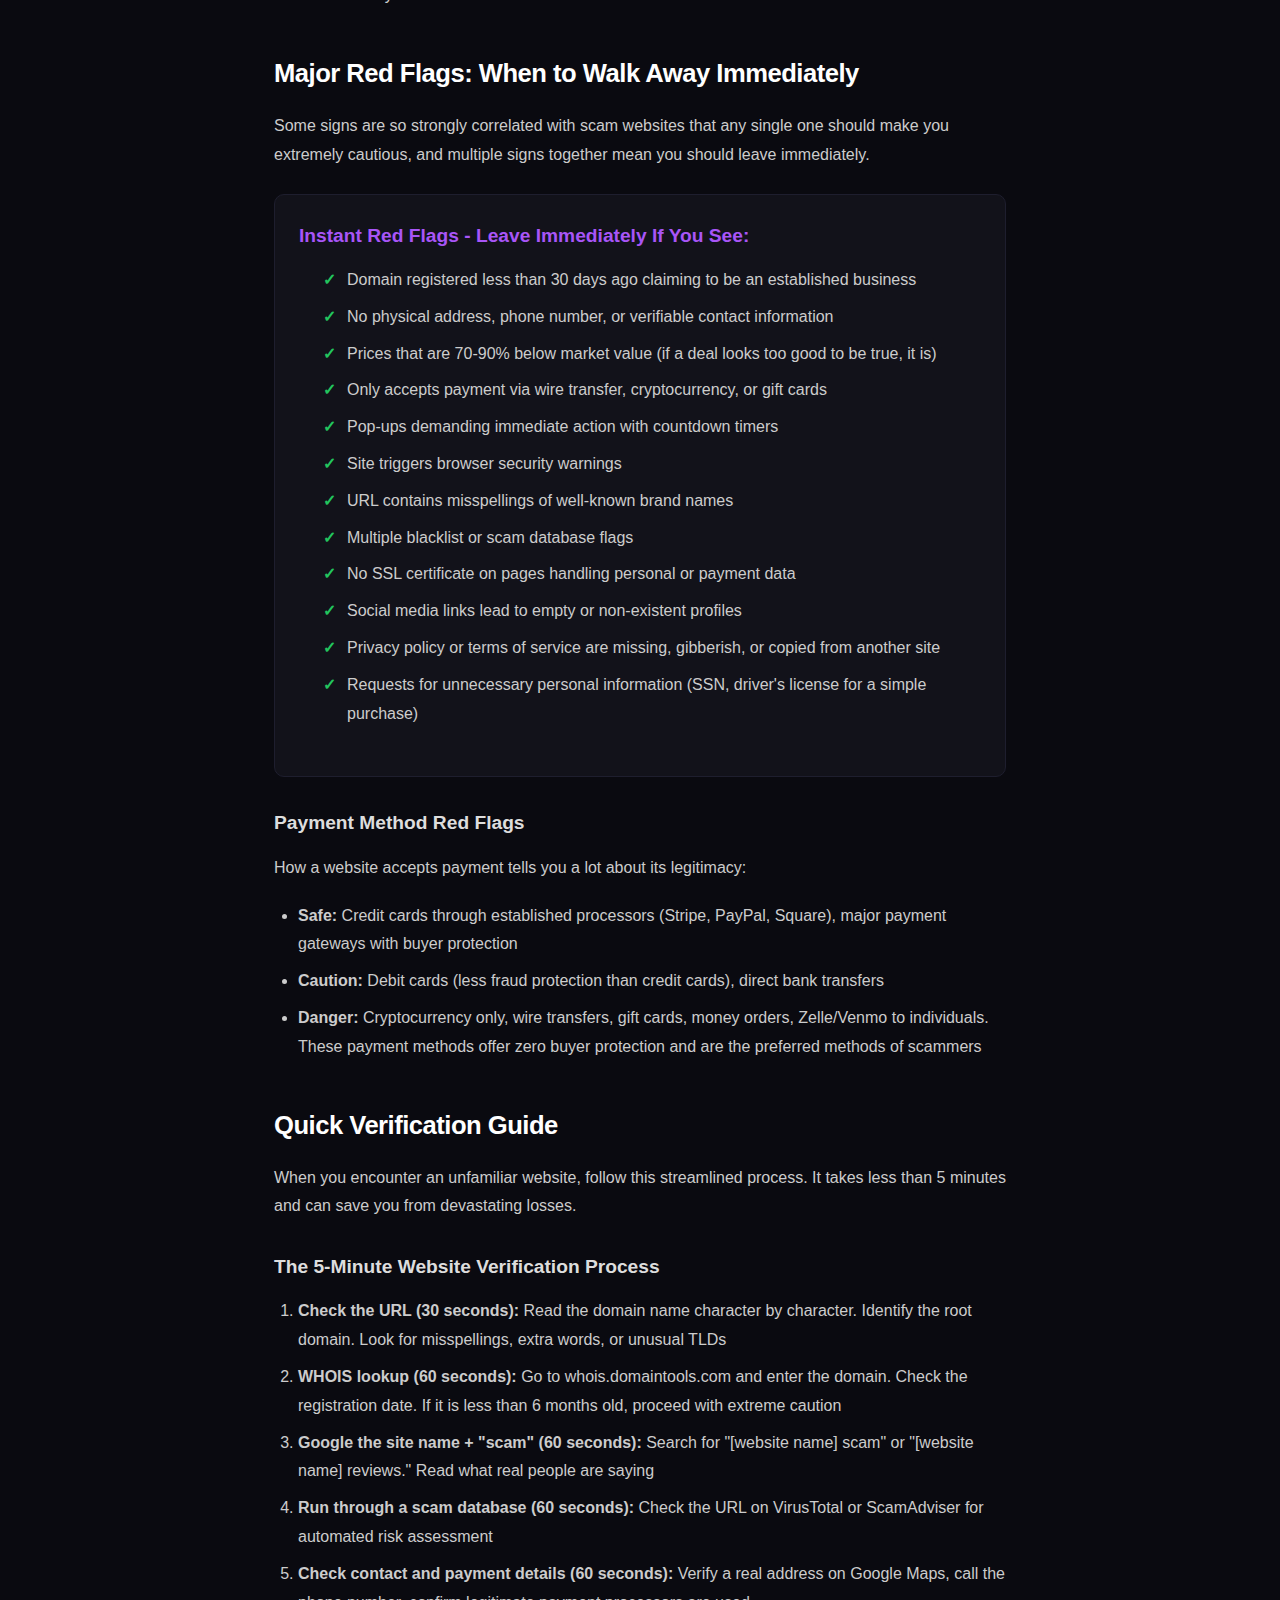
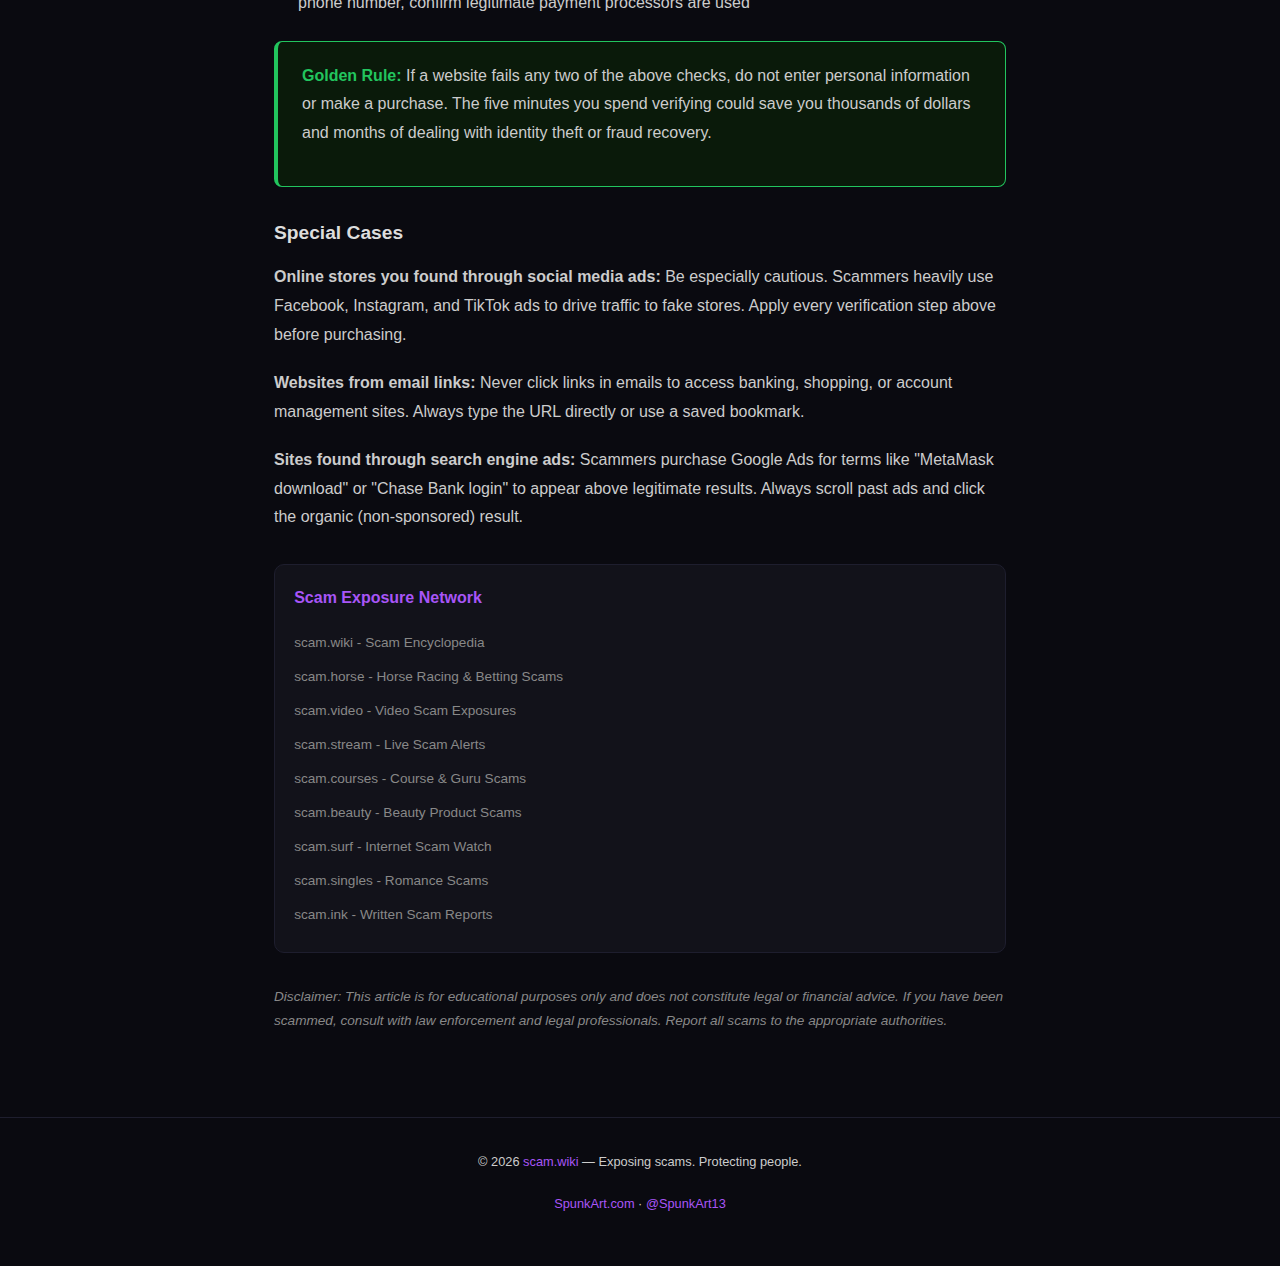
<file: blog/how-to-verify-website-legitimacy-2026.html>
<!DOCTYPE html>
<html lang="en">
<head>
<link rel="icon" href="data:image/svg+xml,<svg xmlns=%22http://www.w3.org/2000/svg%22 viewBox=%220 0 100 100%22><text y=%22.9em%22 font-size=%2290%22>⚡</text></svg>">
<script async src="https://pagead2.googlesyndication.com/pagead/js/adsbygoogle.js?client=ca-pub-6264503059486804" crossorigin="anonymous"></script>
<meta name="google-site-verification" content="L6gcsibTpo7niefadK8pVUYXxlx-9jLYVHdTkuFtO-o" />
<meta charset="UTF-8">
<meta name="viewport" content="width=device-width, initial-scale=1.0">
<title>How to Verify if a Website is Legitimate in 2026 | scam.wiki</title>
<meta name="description" content="Complete guide to verifying website legitimacy in 2026. SSL checks, WHOIS lookup, review analysis, red flags, scam databases, and browser tools. Never fall for a fake website again.">
<meta name="keywords" content="verify website legitimacy, is this website legit, how to check if website is safe, scam website checker, WHOIS lookup, SSL check, fake website detection 2026">
<meta name="author" content="scam.wiki">
<meta name="robots" content="index, follow, max-snippet:-1, max-image-preview:large">
<link rel="canonical" href="https://scam.wiki/blog/how-to-verify-website-legitimacy-2026.html">
<meta property="og:type" content="article">
<meta property="og:title" content="How to Verify if a Website is Legitimate in 2026">
<meta property="og:description" content="Complete guide to verifying website legitimacy. SSL checks, WHOIS, reviews, red flags, scam databases, and browser tools.">
<meta property="og:url" content="https://scam.wiki/blog/how-to-verify-website-legitimacy-2026.html">
<meta property="og:site_name" content="scam.wiki">
<meta property="og:image" content="https://scam.wiki/og-image.svg">
<meta property="article:published_time" content="2026-02-27">
<meta name="twitter:card" content="summary_large_image">
<meta name="twitter:title" content="How to Verify if a Website is Legitimate in 2026">
<meta name="twitter:description" content="Complete guide to checking if a website is legitimate. SSL, WHOIS, reviews, red flags, and scam databases.">
<meta name="twitter:image" content="https://scam.wiki/og-image.svg">
<meta name="twitter:site" content="@SpunkArt13">
<script type="application/ld+json">
{
  "@context": "https://schema.org",
  "@type": "Article",
  "headline": "How to Verify if a Website is Legitimate in 2026",
  "description": "Complete guide to verifying website legitimacy in 2026. SSL checks, WHOIS lookup, review analysis, red flags, scam databases, and browser tools.",
  "author": {"@type": "Organization", "name": "scam.wiki", "url": "https://scam.wiki"},
  "publisher": {"@type": "Organization", "name": "scam.wiki", "url": "https://scam.wiki"},
  "datePublished": "2026-02-27",
  "dateModified": "2026-02-27",
  "mainEntityOfPage": {"@type": "WebPage", "@id": "https://scam.wiki/blog/how-to-verify-website-legitimacy-2026.html"},
  "image": "https://scam.wiki/og-image.svg",
  "keywords": ["verify website", "website legitimacy", "scam website checker", "WHOIS lookup", "SSL check", "fake website"]
}
</script>
<!-- Google Analytics -->
<script async src="https://www.googletagmanager.com/gtag/js?id=G-GVNL11PEGP"></script>
<script>window.dataLayer=window.dataLayer||[];function gtag(){dataLayer.push(arguments);}gtag('js',new Date());gtag('config','G-GVNL11PEGP');</script>
<!-- Clarity -->
<script type="text/javascript">(function(c,l,a,r,i,t,y){c[a]=c[a]||function(){(c[a].q=c[a].q||[]).push(arguments)};t=l.createElement(r);t.async=1;t.src="https://www.clarity.ms/tag/"+i;y=l.getElementsByTagName(r)[0];y.parentNode.insertBefore(t,y);})(window,document,"clarity","script","lhq9spj7gz");</script>
<style>
  *{margin:0;padding:0;box-sizing:border-box;}
  :root{--bg:#0a0a10;--surface:#12121a;--border:#1e1e2e;--text:#e0e0e8;--dim:#888;--accent:#a855f7;--red:#ef4444;--green:#22c55e;}
  body{background:var(--bg);color:var(--text);font-family:-apple-system,BlinkMacSystemFont,'Segoe UI',sans-serif;line-height:1.8;}
  a{color:var(--accent);text-decoration:none;}
  a:hover{text-decoration:underline;}
  .nav{background:rgba(10,10,16,0.95);backdrop-filter:blur(10px);border-bottom:1px solid var(--border);padding:1rem 2rem;position:sticky;top:0;z-index:100;display:flex;align-items:center;justify-content:space-between;}
  .logo{font-size:1.3rem;font-weight:800;letter-spacing:-0.5px;}
  .logo span{color:var(--accent);}
  .nav-links{display:flex;gap:1.2rem;font-size:0.85rem;}
  .nav-links a{color:var(--dim);}
  .nav-links a:hover{color:var(--text);text-decoration:none;}
  .network-bar{background:#08080d;border-bottom:1px solid var(--border);padding:0.5rem 1rem;text-align:center;overflow-x:auto;white-space:nowrap;}
  .network-bar a{color:#666;font-size:0.75rem;margin:0 0.5rem;transition:color 0.2s;}
  .network-bar a:hover,.network-bar a.active{color:var(--accent);}
  .article{max-width:780px;margin:0 auto;padding:2rem 1.5rem 4rem;}
  .breadcrumb{font-size:0.8rem;color:var(--dim);margin-bottom:1.5rem;}
  .breadcrumb a{color:var(--dim);}
  h1{font-size:2.4rem;font-weight:900;letter-spacing:-1px;line-height:1.2;margin-bottom:0.5rem;}
  .meta{color:var(--dim);font-size:0.85rem;margin-bottom:2rem;padding-bottom:1.5rem;border-bottom:1px solid var(--border);}
  h2{font-size:1.6rem;font-weight:800;margin:2.5rem 0 1rem;letter-spacing:-0.5px;color:#fff;}
  h3{font-size:1.2rem;font-weight:700;margin:1.8rem 0 0.8rem;color:#ddd;}
  p{margin-bottom:1.2rem;color:#ccc;}
  ul,ol{margin:0 0 1.5rem 1.5rem;color:#ccc;}
  li{margin-bottom:0.5rem;}
  .warning-box{background:#1a0a0a;border:1px solid var(--red);border-left:4px solid var(--red);border-radius:8px;padding:1.2rem 1.5rem;margin:1.5rem 0;}
  .warning-box strong{color:var(--red);}
  .safe-box{background:#0a1a0a;border:1px solid var(--green);border-left:4px solid var(--green);border-radius:8px;padding:1.2rem 1.5rem;margin:1.5rem 0;}
  .safe-box strong{color:var(--green);}
  .highlight-box{background:var(--surface);border:1px solid var(--border);border-left:3px solid var(--accent);border-radius:8px;padding:1.2rem 1.5rem;margin:1.5rem 0;}
  .checklist{background:var(--surface);border:1px solid var(--border);border-radius:10px;padding:1.5rem;margin:1.5rem 0;}
  .checklist h3{margin:0 0 0.8rem;color:var(--accent);}
  .checklist li{list-style:none;padding-left:1.5rem;position:relative;}
  .checklist li::before{content:"\2713";position:absolute;left:0;color:var(--green);font-weight:bold;}
  .toc{background:var(--surface);border:1px solid var(--border);border-radius:10px;padding:1.5rem;margin-bottom:2rem;}
  .toc h3{margin:0 0 0.8rem;font-size:1rem;color:var(--accent);}
  .toc ol{margin:0 0 0 1.2rem;}
  .toc li{margin-bottom:0.3rem;font-size:0.9rem;}
  .toc a{color:var(--dim);}
  .sidebar-links{background:var(--surface);border:1px solid var(--border);border-radius:10px;padding:1.2rem;margin:2rem 0;}
  .sidebar-links h3{font-size:1rem;color:var(--accent);margin:0 0 0.8rem;}
  .sidebar-links a{display:block;color:var(--dim);font-size:0.85rem;padding:0.3rem 0;}
  footer{text-align:center;padding:2rem;border-top:1px solid var(--border);color:var(--dim);font-size:0.8rem;}
  @media(max-width:768px){h1{font-size:1.8rem;}h2{font-size:1.3rem;}.article{padding:1.5rem 1rem 3rem;}}
</style>
</head>
<body>
<div class="network-bar">
  <span style="color:#666;font-size:0.75rem;font-weight:700;margin-right:0.5rem;">Scam Network:</span>
  <a href="https://scam.wiki" class="active">scam.wiki</a>
  <a href="https://scam.horse">scam.horse</a>
  <a href="https://scam.video">scam.video</a>
  <a href="https://scam.stream">scam.stream</a>
  <a href="https://scam.courses">scam.courses</a>
  <a href="https://scam.beauty">scam.beauty</a>
  <a href="https://scam.hair">scam.hair</a>
  <a href="https://scam.ink">scam.ink</a>
  <a href="https://scam.makeup">scam.makeup</a>
  <a href="https://scam.singles">scam.singles</a>
  <a href="https://scam.surf">scam.surf</a>
</div>
<nav class="nav">
  <div class="logo"><span>scam</span>.wiki</div>
  <div class="nav-links">
    <a href="https://scam.wiki/">Home</a>
    <a href="https://scam.wiki/blog/how-to-verify-website-legitimacy-2026.html">Blog</a>
  </div>
</nav>

<article class="article">
  <div class="breadcrumb">
    <a href="https://scam.wiki/">scam.wiki</a> &raquo; Blog &raquo; How to Verify Website Legitimacy
  </div>

  <h1>How to Verify if a Website is Legitimate in 2026</h1>
  <div class="meta">Published February 27, 2026 &middot; 15 min read &middot; By <a href="https://scam.wiki/">scam.wiki</a></div>

  <div class="toc">
    <h3>Table of Contents</h3>
    <ol>
      <li><a href="#why">Why Website Verification Matters More Than Ever</a></li>
      <li><a href="#url">Step 1: Examine the URL Carefully</a></li>
      <li><a href="#ssl">Step 2: Check SSL Certificate Details</a></li>
      <li><a href="#whois">Step 3: WHOIS Domain Lookup</a></li>
      <li><a href="#content">Step 4: Analyze Website Content and Design</a></li>
      <li><a href="#reviews">Step 5: Research Reviews and Reputation</a></li>
      <li><a href="#scam-databases">Step 6: Check Scam Databases and Blacklists</a></li>
      <li><a href="#tools">Step 7: Use Browser Tools and Extensions</a></li>
      <li><a href="#red-flags">Major Red Flags: When to Walk Away Immediately</a></li>
      <li><a href="#quick-guide">Quick Verification Guide</a></li>
    </ol>
  </div>

  <h2 id="why">Why Website Verification Matters More Than Ever</h2>
  <p>In 2026, creating a convincing fake website takes minutes, not days. With AI website builders, stolen templates, and free hosting, scammers can spin up professional-looking storefronts, banking portals, and service pages that are visually indistinguishable from legitimate businesses. According to the Anti-Phishing Working Group, over 5 million phishing sites were detected in 2024 alone, a record high that has continued climbing.</p>
  <p>The stakes are real. Fake websites steal credit card numbers, login credentials, personal identity information, and money through fraudulent purchases. A single interaction with a scam website can lead to identity theft, drained bank accounts, and months of recovery.</p>
  <p>The good news: every fake website leaves traces. By following the verification steps in this guide, you can identify scam websites with near-100% accuracy in under five minutes.</p>

  <div class="warning-box">
    <p><strong>Warning:</strong> Never enter personal information, payment details, or login credentials on a website you have not verified. Even if it looks exactly like a site you trust, always confirm the URL and legitimacy first.</p>
  </div>

  <h2 id="url">Step 1: Examine the URL Carefully</h2>
  <p>The URL is your first and most important clue. Scammers rely on the fact that most people glance at a URL without reading it carefully.</p>

  <h3>What to Look For</h3>
  <ul>
    <li><strong>Misspellings:</strong> paypa1.com (number 1 instead of letter l), arnazon.com (rn instead of m), go0gle.com (zero instead of o). These homograph attacks exploit visual similarity</li>
    <li><strong>Extra words or subdomains:</strong> login-amazon.security-check.com is NOT amazon.com. The actual domain is security-check.com, with "login-amazon" as a subdomain. Always identify the root domain (the part just before .com/.org/.net)</li>
    <li><strong>Unusual TLDs:</strong> Legitimate banks and major companies use .com, .org, .gov, or their country code. Be cautious of .xyz, .top, .click, .buzz, and other cheap TLDs often favored by scammers</li>
    <li><strong>Hyphens and numbers:</strong> chase-bank-login.com or bankofamerica2.com are not legitimate. Real companies own their clean domain names</li>
    <li><strong>HTTP vs HTTPS:</strong> While HTTPS alone does not guarantee legitimacy (scammers use it too), a site handling payments or logins without HTTPS is definitely suspicious</li>
  </ul>

  <h3>How to Read a URL Correctly</h3>
  <p>The most important part of a URL is the root domain, which comes right before the TLD (.com, .org, etc.). For example:</p>
  <ul>
    <li>https://www.amazon.com/dp/product123 -- Root domain: amazon.com (legitimate)</li>
    <li>https://amazon.com.shopping-deals.xyz/dp/product123 -- Root domain: shopping-deals.xyz (scam)</li>
    <li>https://secure-login.paypal.com/signin -- Root domain: paypal.com (legitimate)</li>
    <li>https://paypal.secure-login.com/signin -- Root domain: secure-login.com (scam)</li>
  </ul>

  <div class="highlight-box">
    <p><strong>Pro Tip:</strong> When in doubt, open a new browser tab and type the website address manually or search for the company on Google. Never trust links from emails, text messages, or social media posts.</p>
  </div>

  <h2 id="ssl">Step 2: Check SSL Certificate Details</h2>
  <p>An SSL certificate (shown by the padlock icon and "https://" in your browser) encrypts data between your browser and the website. While having SSL does not prove a site is legitimate, the certificate details can reveal important information.</p>

  <h3>How to Check SSL Details</h3>
  <ol>
    <li>Click the padlock icon in your browser's address bar</li>
    <li>Click "Certificate" or "Connection is secure" then "Certificate is valid"</li>
    <li>Review the certificate details, especially the "Issued To" and "Issued By" fields</li>
  </ol>

  <h3>What SSL Tells You</h3>
  <ul>
    <li><strong>Domain Validation (DV):</strong> The most basic certificate. Only proves the domain owner requested it. Scammers can get these free from Let's Encrypt in minutes. A DV certificate alone means nothing about legitimacy</li>
    <li><strong>Organization Validation (OV):</strong> The issuing authority verified the organization exists. More trustworthy, but not foolproof</li>
    <li><strong>Extended Validation (EV):</strong> The highest level, requiring extensive verification of the business. Banks and major corporations typically use EV certificates. If a banking site does not have an EV certificate, be cautious</li>
  </ul>

  <div class="warning-box">
    <p><strong>Important:</strong> Over 80% of phishing sites now use HTTPS with valid SSL certificates. The padlock icon does NOT mean a website is safe. It only means the connection is encrypted. A scam site with SSL will securely transmit your stolen data to the scammer.</p>
  </div>

  <h2 id="whois">Step 3: WHOIS Domain Lookup</h2>
  <p>A WHOIS lookup reveals when a domain was registered, who registered it, and where it is hosted. This is one of the most powerful tools for identifying scam websites.</p>

  <h3>How to Perform a WHOIS Lookup</h3>
  <ol>
    <li>Visit a WHOIS tool: <a href="https://whois.domaintools.com" target="_blank" rel="noopener noreferrer nofollow">whois.domaintools.com</a>, <a href="https://lookup.icann.org" target="_blank" rel="noopener noreferrer nofollow">lookup.icann.org</a>, or <a href="https://who.is" target="_blank" rel="noopener noreferrer nofollow">who.is</a></li>
    <li>Enter the domain name you want to investigate</li>
    <li>Review the registration details</li>
  </ol>

  <h3>What to Look For in WHOIS Results</h3>
  <ul>
    <li><strong>Registration date:</strong> If the domain was registered days or weeks ago, be very cautious. Legitimate businesses typically have domains registered for years. A brand-new domain claiming to be an established company is a major red flag</li>
    <li><strong>Registrant information:</strong> Many legitimate businesses show their company name and contact details. If the registrant information is completely hidden behind privacy services AND the domain is new, treat it with extra skepticism</li>
    <li><strong>Registration period:</strong> Scammers often register domains for only one year (the minimum). Legitimate businesses typically register for multiple years</li>
    <li><strong>Registrar:</strong> While not definitive, certain budget registrars are disproportionately used by scammers. This alone is not proof, but combined with other factors, it adds to the picture</li>
    <li><strong>Country mismatch:</strong> A website claiming to be a US-based business but registered through a foreign registrar with foreign contact details warrants further investigation</li>
  </ul>

  <div class="highlight-box">
    <p><strong>Example:</strong> If a website claims to be "TrustBank, established 1987" but the WHOIS shows the domain was registered 3 weeks ago in a foreign country, you can be nearly certain it is fraudulent, regardless of how professional the website looks.</p>
  </div>

  <h2 id="content">Step 4: Analyze Website Content and Design</h2>
  <p>While scam websites have become more sophisticated, they still frequently contain telltale signs of fraud if you look carefully.</p>

  <h3>Content Red Flags</h3>
  <ul>
    <li><strong>Grammar and spelling errors:</strong> While AI has improved scam content, many sites still contain awkward phrasing, inconsistent tone, or machine-translated text</li>
    <li><strong>Missing or fake contact information:</strong> Check the "About Us" and "Contact" pages. Look for a real physical address (verify it on Google Maps), working phone number, and professional email address (not Gmail or Yahoo)</li>
    <li><strong>Stolen content:</strong> Copy a paragraph from the site and search for it in quotes on Google. Scam sites frequently copy content from legitimate businesses</li>
    <li><strong>Unrealistic claims:</strong> "100% satisfaction guaranteed," "Lowest prices anywhere," or "Risk-free" without substantiation are common on scam sites</li>
    <li><strong>No privacy policy or terms of service:</strong> Legitimate businesses are legally required to have these. Their absence or presence as gibberish text is a red flag</li>
    <li><strong>Stock photos everywhere:</strong> Run a reverse image search on team photos. If the "CEO's photo" appears on dozens of other websites, the team page is fabricated</li>
  </ul>

  <h3>Design Red Flags</h3>
  <ul>
    <li><strong>Broken links:</strong> Click around the site. Scam sites often have non-functional links, especially in the footer and navigation</li>
    <li><strong>Missing pages:</strong> Blog, FAQ, and support pages that lead to 404 errors or empty content</li>
    <li><strong>Aggressive pop-ups:</strong> Countdown timers, "Only 2 items left!" warnings, and exit-intent pop-ups pressuring you to buy immediately</li>
    <li><strong>No social media presence:</strong> Or social media links that lead to empty or recently created profiles with no real engagement</li>
    <li><strong>Copied design:</strong> Some scam sites are pixel-perfect copies of legitimate stores with only the domain name changed</li>
  </ul>

  <h2 id="reviews">Step 5: Research Reviews and Reputation</h2>
  <p>Checking what others say about a website is one of the most effective verification methods, but you need to know where to look and how to spot fake reviews.</p>

  <h3>Where to Check Reviews</h3>
  <ul>
    <li><strong>Trustpilot:</strong> One of the largest review platforms. Look at the overall score, but also read individual reviews carefully. Check if the company has claimed their Trustpilot profile</li>
    <li><strong>Better Business Bureau (BBB):</strong> Search for the business at <a href="https://www.bbb.org" target="_blank" rel="noopener noreferrer nofollow">bbb.org</a>. Check if they are accredited and read complaint histories</li>
    <li><strong>Google Reviews:</strong> Search for "site name + reviews" or "site name + scam." Real user experiences often surface in forums and review sites</li>
    <li><strong>Reddit:</strong> Search Reddit for the website name. Reddit communities like r/Scams are particularly good at identifying and documenting scam operations</li>
    <li><strong>ScamAdviser:</strong> <a href="https://www.scamadviser.com" target="_blank" rel="noopener noreferrer nofollow">scamadviser.com</a> provides automated trust scores based on multiple factors including domain age, location, and technical analysis</li>
  </ul>

  <h3>How to Spot Fake Reviews</h3>
  <ul>
    <li>All reviews posted within a short time period (review bombing)</li>
    <li>Generic language that could apply to any business ("Great service! Fast shipping! Highly recommend!")</li>
    <li>Reviewer profiles with only one review or reviews for unrelated businesses</li>
    <li>All 5-star ratings with no 3-star or 4-star reviews (real businesses always have a mix)</li>
    <li>Reviews that mention the product or company name unnaturally often (SEO-optimized fake reviews)</li>
  </ul>

  <h2 id="scam-databases">Step 6: Check Scam Databases and Blacklists</h2>
  <p>Several organizations maintain databases of known scam websites. Checking these takes seconds and can save you from established scam operations.</p>

  <h3>Free Scam Databases</h3>
  <ul>
    <li><strong><a href="https://scam.wiki">scam.wiki</a>:</strong> Our comprehensive scam encyclopedia with community-reported scam sites and detailed analyses</li>
    <li><strong>Google Safe Browsing:</strong> Check any URL at <a href="https://transparencyreport.google.com/safe-browsing/search" target="_blank" rel="noopener noreferrer nofollow">Google's Transparency Report</a>. Google flags sites known for phishing or malware</li>
    <li><strong>VirusTotal:</strong> <a href="https://www.virustotal.com" target="_blank" rel="noopener noreferrer nofollow">virustotal.com</a> scans URLs against 70+ security engines simultaneously. If multiple engines flag a site, stay away</li>
    <li><strong>PhishTank:</strong> A collaborative database of known phishing websites, verified by the community</li>
    <li><strong>URLVoid:</strong> <a href="https://www.urlvoid.com" target="_blank" rel="noopener noreferrer nofollow">urlvoid.com</a> checks websites against multiple blacklist engines and provides a reputation report</li>
    <li><strong>ScamAdviser:</strong> Provides an automated trust score based on technical and business analysis of the domain</li>
  </ul>

  <div class="safe-box">
    <p><strong>Safe Practice:</strong> Before making any purchase from an unfamiliar website, run the URL through at least two of the databases above. This 60-second check can prevent hundreds or thousands of dollars in losses.</p>
  </div>

  <h2 id="tools">Step 7: Use Browser Tools and Extensions</h2>
  <p>Several browser extensions and built-in tools can automatically warn you about suspicious websites before you interact with them.</p>

  <h3>Recommended Browser Extensions</h3>
  <ul>
    <li><strong>uBlock Origin:</strong> While primarily an ad blocker, it also blocks known malicious domains and phishing sites using regularly updated filter lists</li>
    <li><strong>Bitdefender TrafficLight:</strong> Free extension that rates search results and warns before you visit dangerous sites</li>
    <li><strong>Web of Trust (WOT):</strong> Community-driven website reputation ratings that appear next to search results and when visiting sites</li>
    <li><strong>Netcraft Extension:</strong> Identifies phishing sites and provides detailed site information including hosting country, domain age, and risk rating</li>
    <li><strong>HTTPS Everywhere:</strong> While most browsers now enforce HTTPS, this extension ensures you always use the encrypted version of a site when available</li>
  </ul>

  <h3>Built-in Browser Protections</h3>
  <ul>
    <li><strong>Chrome:</strong> Google Safe Browsing is enabled by default. Go to Settings > Privacy and Security > Security and ensure "Enhanced protection" is selected for maximum coverage</li>
    <li><strong>Firefox:</strong> Mozilla's built-in phishing and malware protection uses Google Safe Browsing. Enable it under Settings > Privacy & Security</li>
    <li><strong>Safari:</strong> Enable "Fraudulent Website Warning" under Safari > Preferences > Security</li>
    <li><strong>Edge:</strong> Microsoft Defender SmartScreen is built in and blocks known phishing and malware sites</li>
  </ul>

  <h3>Advanced Verification Tools</h3>
  <ul>
    <li><strong>Wayback Machine (web.archive.org):</strong> Check how long the website has existed and what it looked like in the past. A site claiming to be "established 2010" but with no archive history before last month is suspicious</li>
    <li><strong>BuiltWith (builtwith.com):</strong> Shows what technologies a website uses. Legitimate e-commerce sites use established payment processors; scam sites often lack them</li>
    <li><strong>SimilarWeb:</strong> Check a website's traffic estimates. A site claiming to be popular but showing minimal traffic is likely fraudulent</li>
  </ul>

  <h2 id="red-flags">Major Red Flags: When to Walk Away Immediately</h2>
  <p>Some signs are so strongly correlated with scam websites that any single one should make you extremely cautious, and multiple signs together mean you should leave immediately.</p>

  <div class="checklist">
    <h3>Instant Red Flags - Leave Immediately If You See:</h3>
    <ul>
      <li>Domain registered less than 30 days ago claiming to be an established business</li>
      <li>No physical address, phone number, or verifiable contact information</li>
      <li>Prices that are 70-90% below market value (if a deal looks too good to be true, it is)</li>
      <li>Only accepts payment via wire transfer, cryptocurrency, or gift cards</li>
      <li>Pop-ups demanding immediate action with countdown timers</li>
      <li>Site triggers browser security warnings</li>
      <li>URL contains misspellings of well-known brand names</li>
      <li>Multiple blacklist or scam database flags</li>
      <li>No SSL certificate on pages handling personal or payment data</li>
      <li>Social media links lead to empty or non-existent profiles</li>
      <li>Privacy policy or terms of service are missing, gibberish, or copied from another site</li>
      <li>Requests for unnecessary personal information (SSN, driver's license for a simple purchase)</li>
    </ul>
  </div>

  <h3>Payment Method Red Flags</h3>
  <p>How a website accepts payment tells you a lot about its legitimacy:</p>
  <ul>
    <li><strong>Safe:</strong> Credit cards through established processors (Stripe, PayPal, Square), major payment gateways with buyer protection</li>
    <li><strong>Caution:</strong> Debit cards (less fraud protection than credit cards), direct bank transfers</li>
    <li><strong>Danger:</strong> Cryptocurrency only, wire transfers, gift cards, money orders, Zelle/Venmo to individuals. These payment methods offer zero buyer protection and are the preferred methods of scammers</li>
  </ul>

  <h2 id="quick-guide">Quick Verification Guide</h2>
  <p>When you encounter an unfamiliar website, follow this streamlined process. It takes less than 5 minutes and can save you from devastating losses.</p>

  <h3>The 5-Minute Website Verification Process</h3>
  <ol>
    <li><strong>Check the URL (30 seconds):</strong> Read the domain name character by character. Identify the root domain. Look for misspellings, extra words, or unusual TLDs</li>
    <li><strong>WHOIS lookup (60 seconds):</strong> Go to whois.domaintools.com and enter the domain. Check the registration date. If it is less than 6 months old, proceed with extreme caution</li>
    <li><strong>Google the site name + "scam" (60 seconds):</strong> Search for "[website name] scam" or "[website name] reviews." Read what real people are saying</li>
    <li><strong>Run through a scam database (60 seconds):</strong> Check the URL on VirusTotal or ScamAdviser for automated risk assessment</li>
    <li><strong>Check contact and payment details (60 seconds):</strong> Verify a real address on Google Maps, call the phone number, confirm legitimate payment processors are used</li>
  </ol>

  <div class="safe-box">
    <p><strong>Golden Rule:</strong> If a website fails any two of the above checks, do not enter personal information or make a purchase. The five minutes you spend verifying could save you thousands of dollars and months of dealing with identity theft or fraud recovery.</p>
  </div>

  <h3>Special Cases</h3>
  <p><strong>Online stores you found through social media ads:</strong> Be especially cautious. Scammers heavily use Facebook, Instagram, and TikTok ads to drive traffic to fake stores. Apply every verification step above before purchasing.</p>
  <p><strong>Websites from email links:</strong> Never click links in emails to access banking, shopping, or account management sites. Always type the URL directly or use a saved bookmark.</p>
  <p><strong>Sites found through search engine ads:</strong> Scammers purchase Google Ads for terms like "MetaMask download" or "Chase Bank login" to appear above legitimate results. Always scroll past ads and click the organic (non-sponsored) result.</p>

  <div class="sidebar-links">
    <h3>Scam Exposure Network</h3>
    <a href="https://scam.wiki">scam.wiki - Scam Encyclopedia</a>
    <a href="https://scam.horse">scam.horse - Horse Racing & Betting Scams</a>
    <a href="https://scam.video">scam.video - Video Scam Exposures</a>
    <a href="https://scam.stream">scam.stream - Live Scam Alerts</a>
    <a href="https://scam.courses">scam.courses - Course & Guru Scams</a>
    <a href="https://scam.beauty">scam.beauty - Beauty Product Scams</a>
    <a href="https://scam.surf">scam.surf - Internet Scam Watch</a>
    <a href="https://scam.singles">scam.singles - Romance Scams</a>
    <a href="https://scam.ink">scam.ink - Written Scam Reports</a>
  </div>

  <p style="margin-top:2rem;font-size:0.85rem;color:var(--dim);"><em>Disclaimer: This article is for educational purposes only and does not constitute legal or financial advice. If you have been scammed, consult with law enforcement and legal professionals. Report all scams to the appropriate authorities.</em></p>
</article>

<footer>
  <p>&copy; 2026 <a href="https://scam.wiki/">scam.wiki</a> &mdash; Exposing scams. Protecting people.</p>
  <p style="margin-top:0.5rem;"><a href="https://spunk.codes" target="_blank">SpunkArt.com</a> &middot; <a href="https://x.com/SpunkArt13" target="_blank">@SpunkArt13</a></p>
</footer>
</body>
</html>
</file>
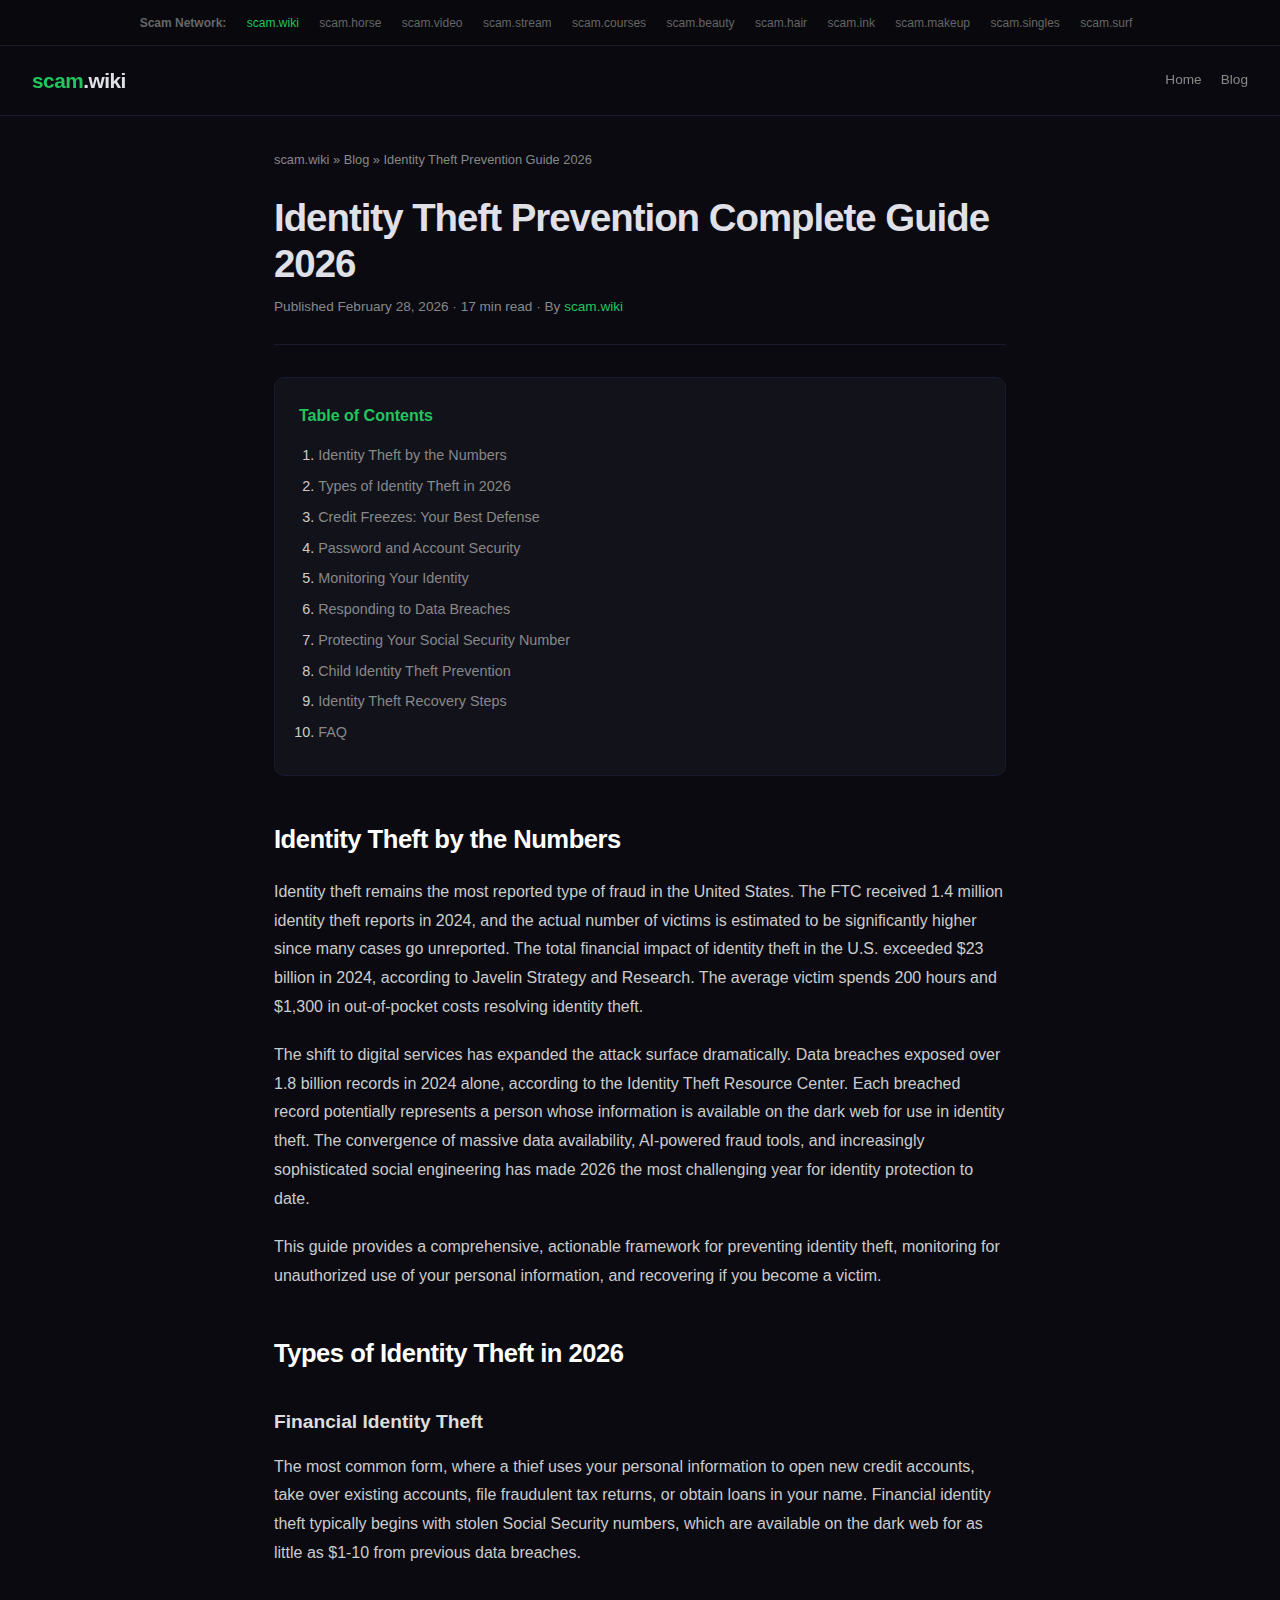
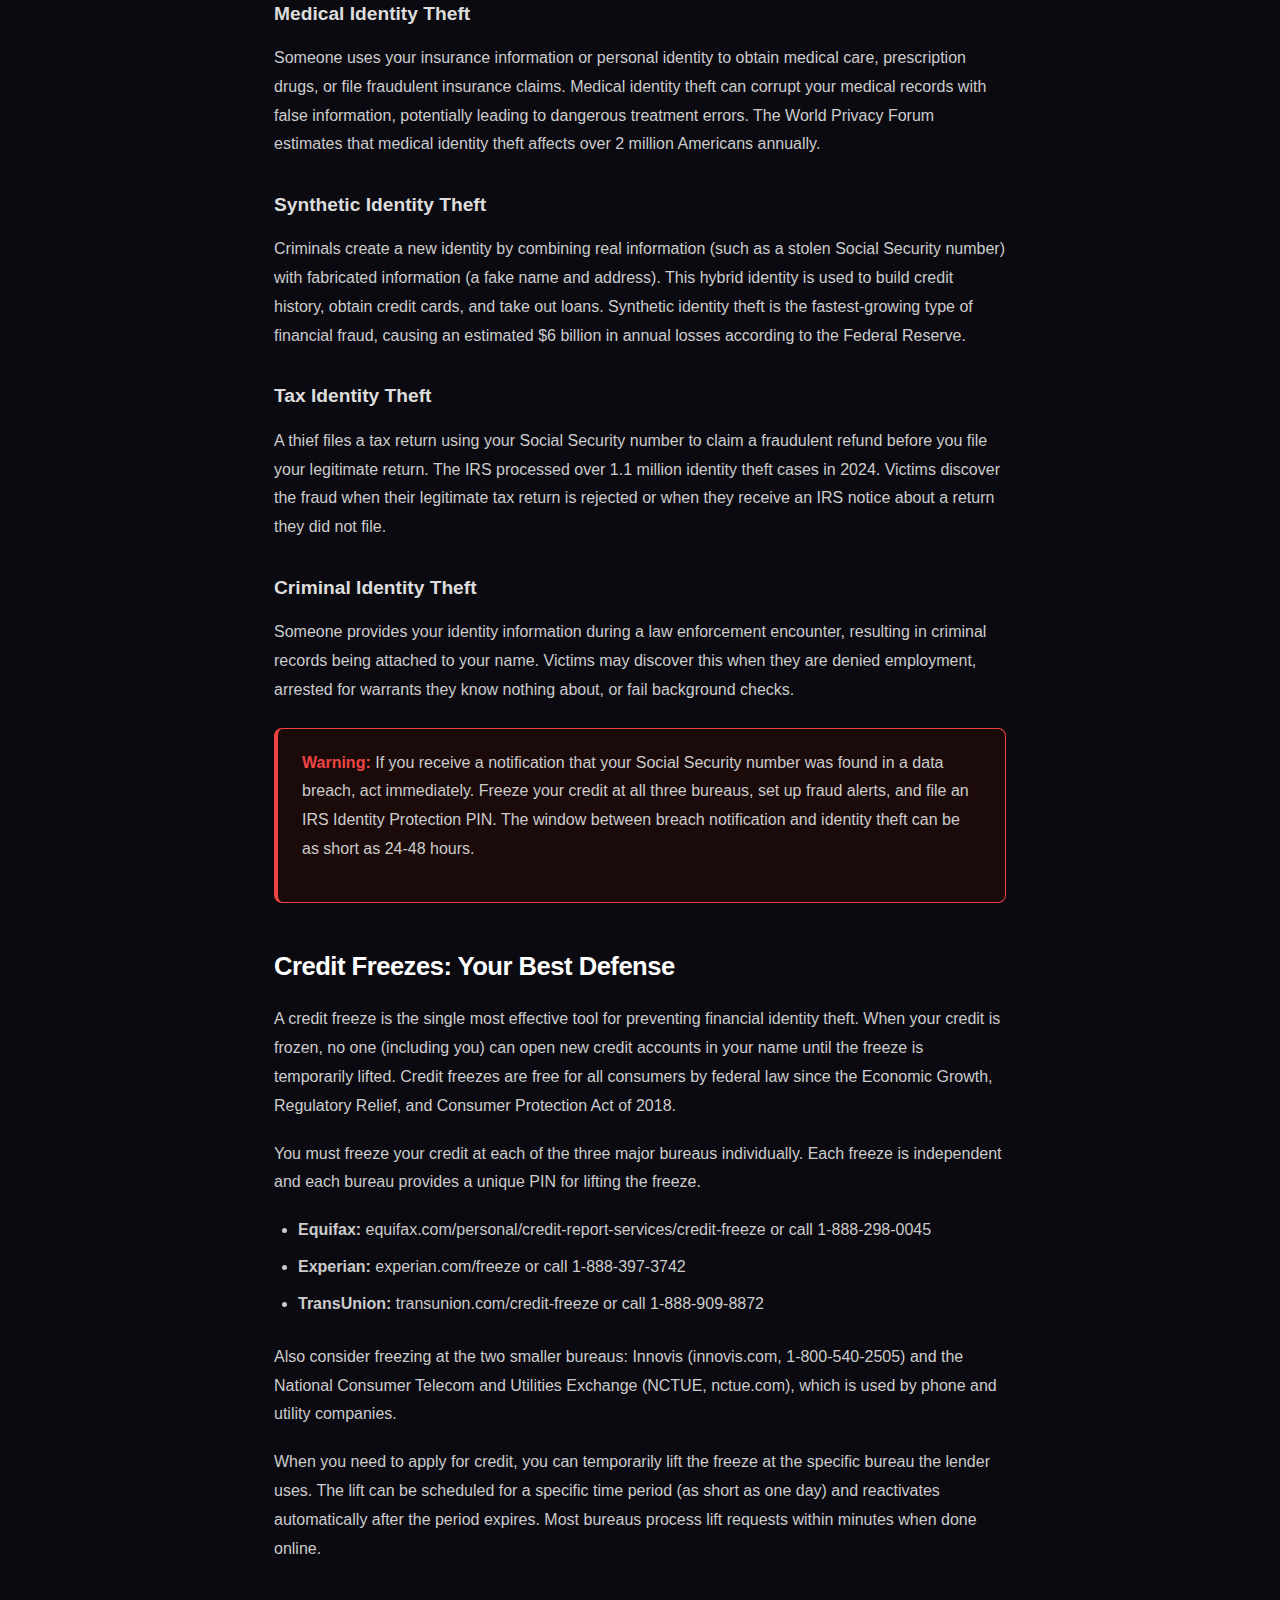
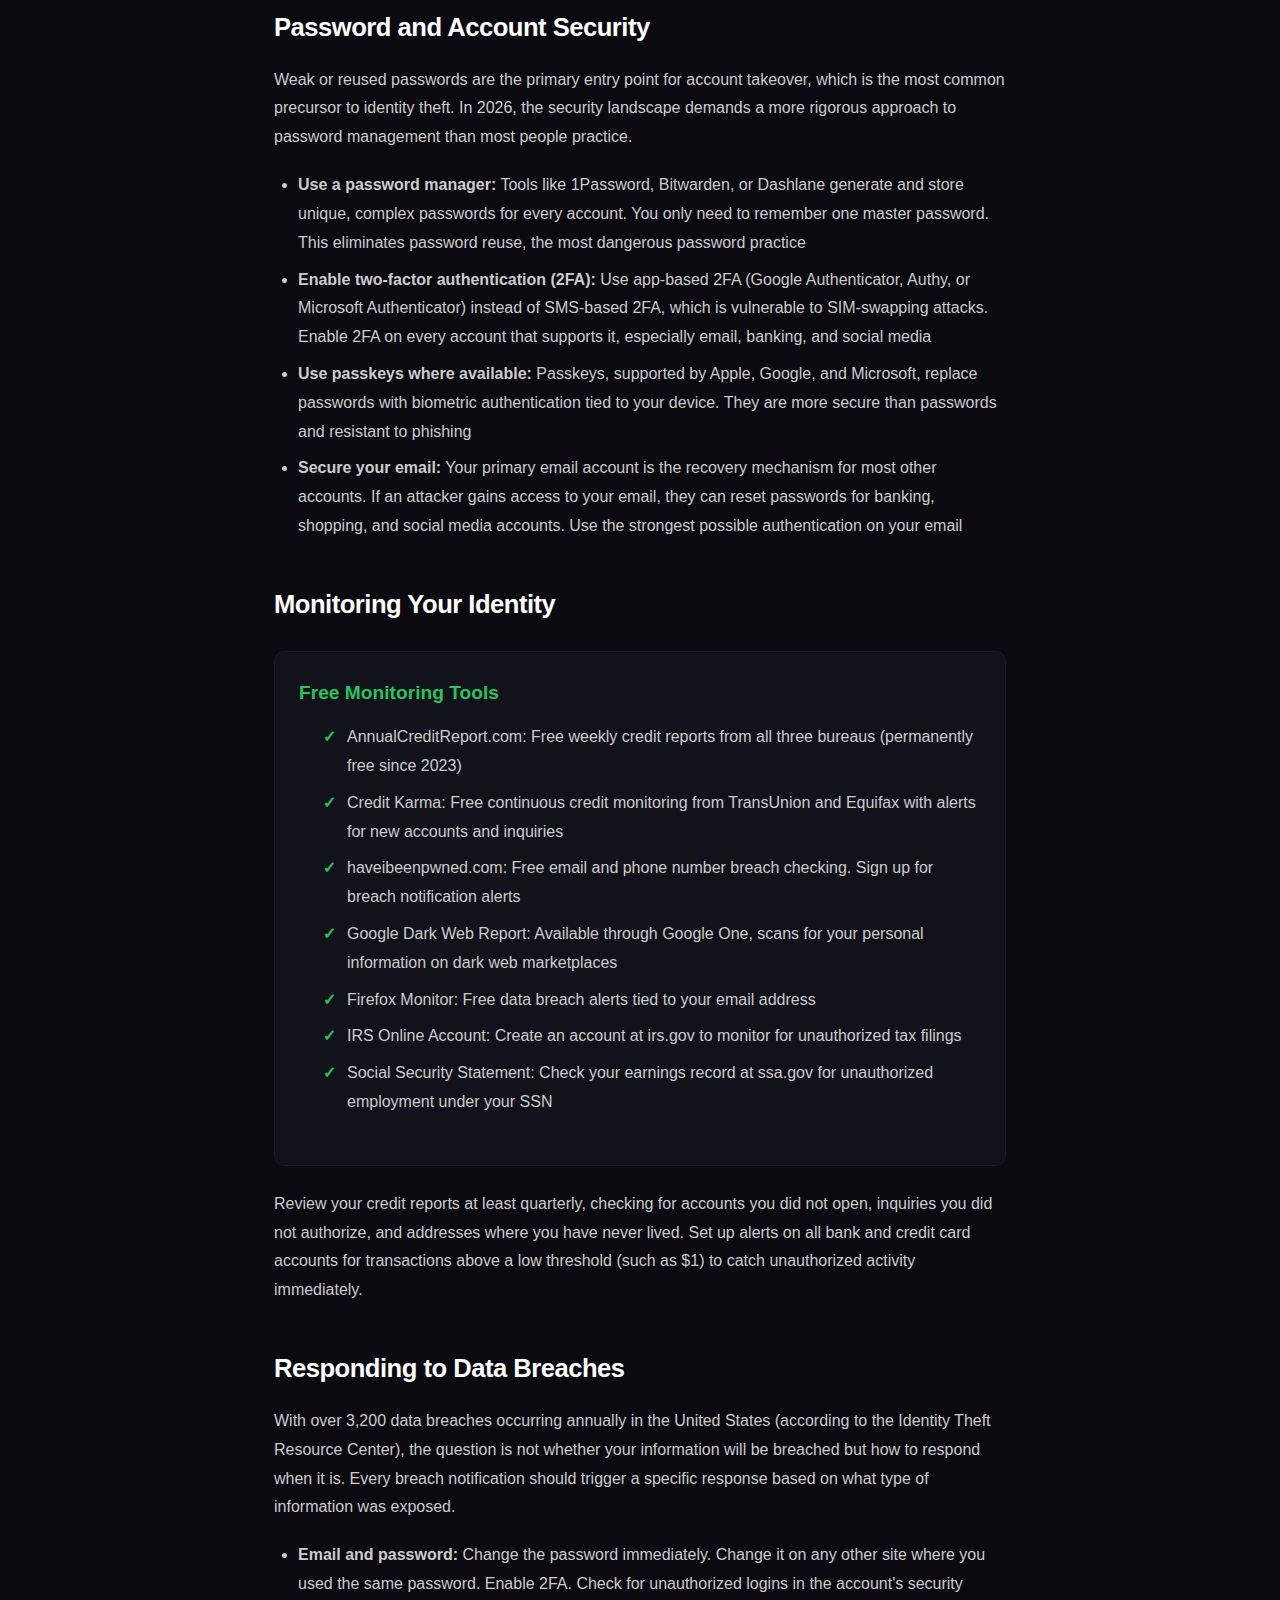
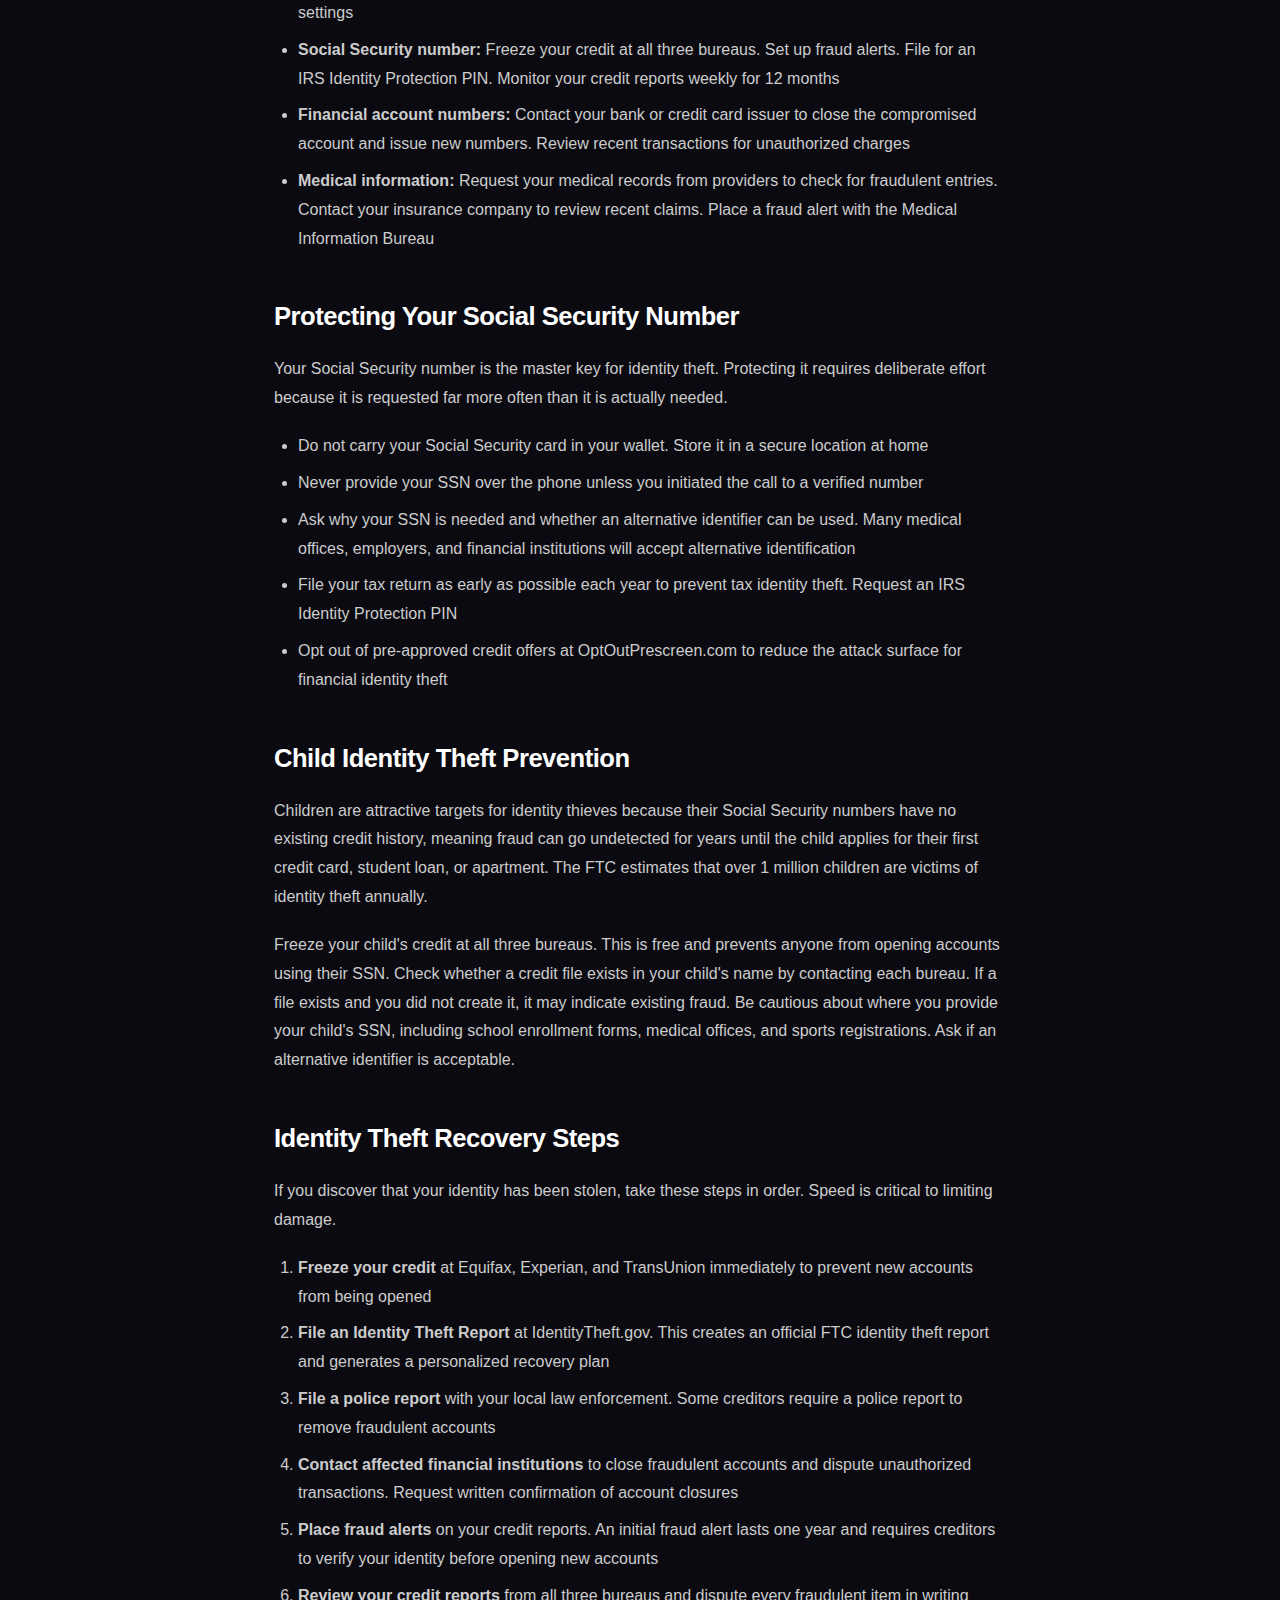
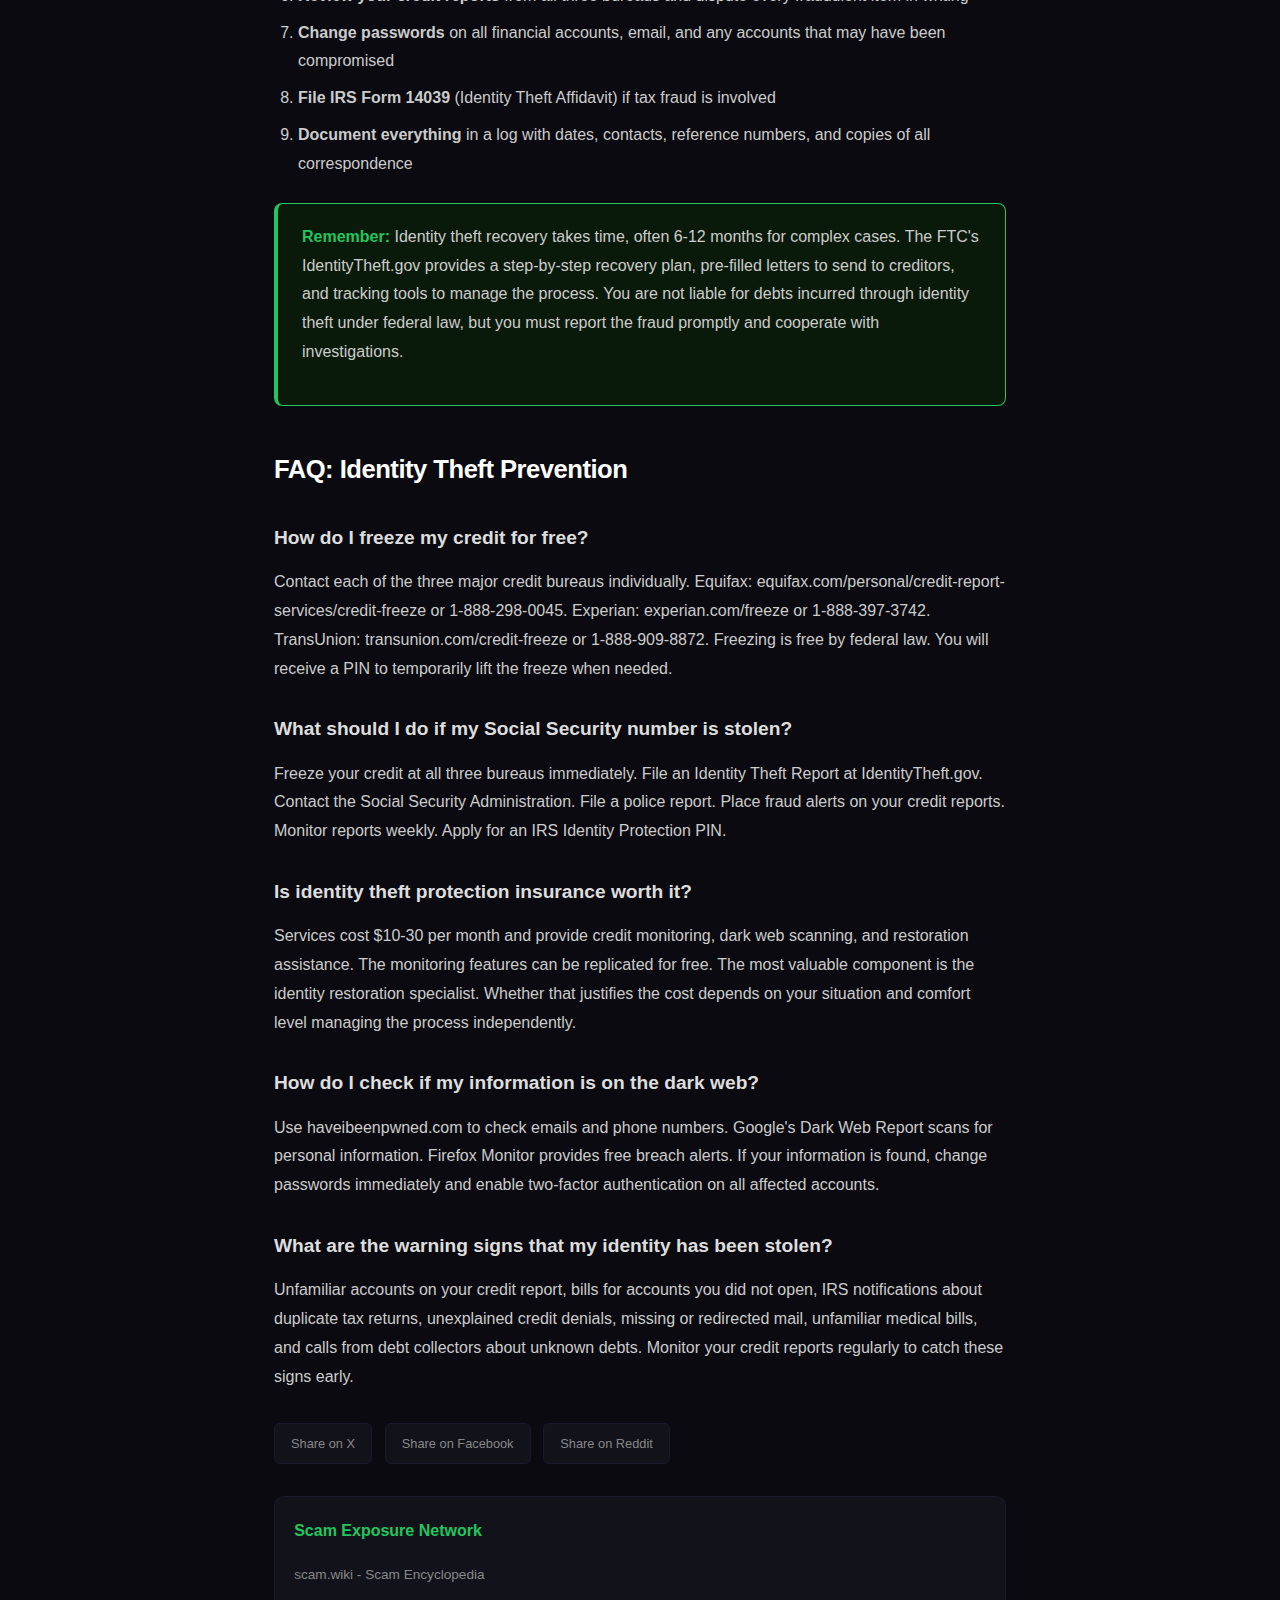
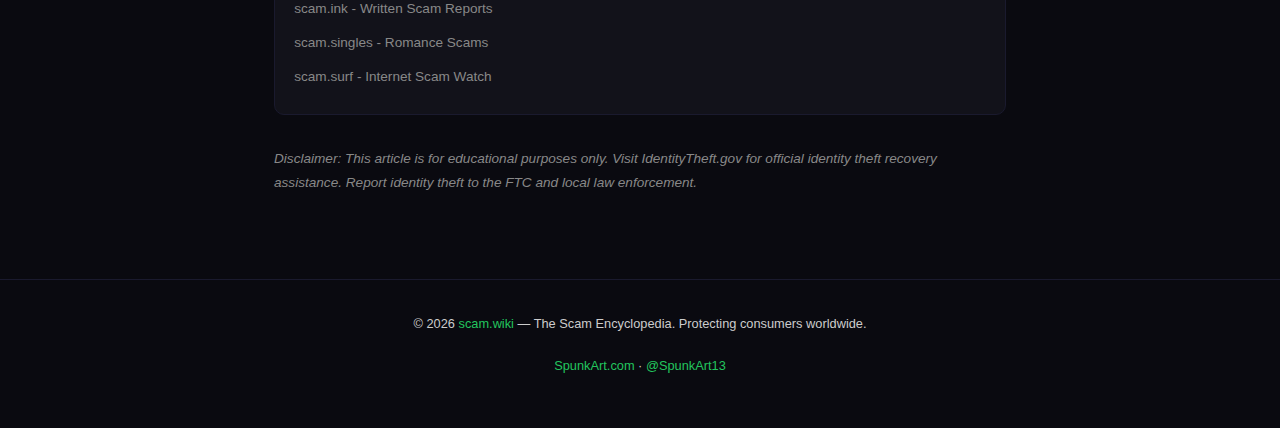
<file: blog/identity-theft-prevention-guide-2026.html>
<!DOCTYPE html>
<html lang="en">
<head>
<script async src="https://pagead2.googlesyndication.com/pagead/js/adsbygoogle.js?client=ca-pub-6264503059486804" crossorigin="anonymous"></script>
<meta name="google-site-verification" content="L6gcsibTpo7niefadK8pVUYXxlx-9jLYVHdTkuFtO-o" />
<meta charset="UTF-8">
<meta name="viewport" content="width=device-width, initial-scale=1.0">
<title>Identity Theft Prevention Complete Guide 2026 | scam.wiki</title>
<meta name="description" content="Complete guide to preventing identity theft in 2026. Credit freezes, dark web monitoring, data breach response, Social Security protection, and step-by-step recovery if your identity is stolen.">
<meta name="keywords" content="identity theft prevention 2026, protect identity, credit freeze, dark web monitoring, identity theft recovery, SSN protection, data breach response">
<meta name="author" content="scam.wiki">
<meta name="robots" content="index, follow, max-snippet:-1, max-image-preview:large">
<link rel="canonical" href="https://scam.wiki/blog/identity-theft-prevention-guide-2026.html">
<meta property="og:type" content="article">
<meta property="og:title" content="Identity Theft Prevention Complete Guide 2026">
<meta property="og:description" content="Complete guide to preventing identity theft in 2026. Credit freezes, dark web monitoring, data breach response, and recovery steps.">
<meta property="og:url" content="https://scam.wiki/blog/identity-theft-prevention-guide-2026.html">
<meta property="og:site_name" content="scam.wiki">
<meta property="og:image" content="https://scam.wiki/og-image.svg">
<meta property="article:published_time" content="2026-02-28">
<meta name="twitter:card" content="summary_large_image">
<meta name="twitter:title" content="Identity Theft Prevention Guide 2026">
<meta name="twitter:description" content="Complete guide to preventing identity theft. Credit freezes, monitoring, and recovery steps for 2026.">
<meta name="twitter:image" content="https://scam.wiki/og-image.svg">
<meta name="twitter:site" content="@SpunkArt13">
<script type="application/ld+json">
{"@context":"https://schema.org","@type":"Article","headline":"Identity Theft Prevention Complete Guide 2026","description":"Complete guide to preventing identity theft in 2026. Credit freezes, dark web monitoring, data breach response, and recovery.","author":{"@type":"Organization","name":"scam.wiki","url":"https://scam.wiki"},"publisher":{"@type":"Organization","name":"scam.wiki","url":"https://scam.wiki"},"datePublished":"2026-02-28","dateModified":"2026-02-28","mainEntityOfPage":{"@type":"WebPage","@id":"https://scam.wiki/blog/identity-theft-prevention-guide-2026.html"},"image":"https://scam.wiki/og-image.svg","keywords":["identity theft prevention","credit freeze","dark web monitoring","identity theft recovery","data breach"]}
</script>
<script type="application/ld+json">
{"@context":"https://schema.org","@type":"FAQPage","mainEntity":[
{"@type":"Question","name":"How do I freeze my credit for free?","acceptedAnswer":{"@type":"Answer","text":"Contact each of the three major credit bureaus to place a free credit freeze. Equifax: equifax.com/personal/credit-report-services/credit-freeze or call 1-888-298-0045. Experian: experian.com/freeze or call 1-888-397-3742. TransUnion: transunion.com/credit-freeze or call 1-888-909-8872. Freezing is free by federal law since 2018. You will receive a PIN to temporarily lift the freeze when you need to apply for credit."}},
{"@type":"Question","name":"What should I do if my Social Security number is stolen?","acceptedAnswer":{"@type":"Answer","text":"Freeze your credit at all three bureaus immediately. File an Identity Theft Report at IdentityTheft.gov. Contact the Social Security Administration to report misuse. File a police report for documentation. Place a fraud alert on your credit reports. Monitor your credit reports weekly through AnnualCreditReport.com. Consider an IRS Identity Protection PIN to prevent tax fraud. In extreme cases, the SSA may issue a new SSN but this is rare."}},
{"@type":"Question","name":"Is identity theft protection insurance worth it?","acceptedAnswer":{"@type":"Answer","text":"Identity theft protection services typically cost $10-30 per month and provide credit monitoring, dark web scanning, and identity restoration assistance. The monitoring features can be replicated for free using AnnualCreditReport.com, Credit Karma, and haveibeenpwned.com. The most valuable component is the identity restoration service, which provides a dedicated specialist to help you through recovery. Whether that convenience justifies the cost depends on your personal situation."}},
{"@type":"Question","name":"How do I check if my information is on the dark web?","acceptedAnswer":{"@type":"Answer","text":"Use haveibeenpwned.com to check if your email or phone number has appeared in known data breaches. Google's Dark Web Report (available through Google One) scans for your personal information. Firefox Monitor provides free breach alerts. Many identity theft protection services include dark web monitoring. If your information is found, change passwords for affected accounts immediately and enable two-factor authentication."}},
{"@type":"Question","name":"What are the warning signs that my identity has been stolen?","acceptedAnswer":{"@type":"Answer","text":"Warning signs include unfamiliar accounts or charges on your credit report, bills or collection notices for accounts you did not open, IRS notification that multiple tax returns were filed under your SSN, denial of credit for no apparent reason, missing mail or redirected mail, unfamiliar medical bills or insurance claims, and calls from debt collectors about debts you do not recognize. Monitor your credit reports regularly to catch these signs early."}}
]}
</script>
<script async src="https://www.googletagmanager.com/gtag/js?id=G-GVNL11PEGP"></script>
<script>window.dataLayer=window.dataLayer||[];function gtag(){dataLayer.push(arguments);}gtag('js',new Date());gtag('config','G-GVNL11PEGP');</script>
<script type="text/javascript">(function(c,l,a,r,i,t,y){c[a]=c[a]||function(){(c[a].q=c[a].q||[]).push(arguments)};t=l.createElement(r);t.async=1;t.src="https://www.clarity.ms/tag/"+i;y=l.getElementsByTagName(r)[0];y.parentNode.insertBefore(t,y);})(window,document,"clarity","script","pn0x1z2y3w");</script>
<style>
  *{margin:0;padding:0;box-sizing:border-box;}:root{--bg:#0a0a10;--surface:#12121a;--border:#1a1a2e;--text:#e0e0e8;--dim:#888;--accent:#22c55e;--red:#ef4444;--green:#22c55e;}body{background:var(--bg);color:var(--text);font-family:-apple-system,BlinkMacSystemFont,'Segoe UI',sans-serif;line-height:1.8;}a{color:var(--accent);text-decoration:none;}a:hover{text-decoration:underline;}.nav{background:rgba(10,10,16,0.95);backdrop-filter:blur(10px);border-bottom:1px solid var(--border);padding:1rem 2rem;position:sticky;top:0;z-index:100;display:flex;align-items:center;justify-content:space-between;}.logo{font-size:1.3rem;font-weight:800;letter-spacing:-0.5px;}.logo span{color:var(--accent);}.nav-links{display:flex;gap:1.2rem;font-size:0.85rem;}.nav-links a{color:var(--dim);}.nav-links a:hover{color:var(--text);text-decoration:none;}.network-bar{background:#08080d;border-bottom:1px solid var(--border);padding:0.5rem 1rem;text-align:center;overflow-x:auto;white-space:nowrap;}.network-bar a{color:#666;font-size:0.75rem;margin:0 0.5rem;transition:color 0.2s;}.network-bar a:hover,.network-bar a.active{color:var(--accent);}.article{max-width:780px;margin:0 auto;padding:2rem 1.5rem 4rem;}.breadcrumb{font-size:0.8rem;color:var(--dim);margin-bottom:1.5rem;}.breadcrumb a{color:var(--dim);}h1{font-size:2.4rem;font-weight:900;letter-spacing:-1px;line-height:1.2;margin-bottom:0.5rem;}.meta{color:var(--dim);font-size:0.85rem;margin-bottom:2rem;padding-bottom:1.5rem;border-bottom:1px solid var(--border);}h2{font-size:1.6rem;font-weight:800;margin:2.5rem 0 1rem;letter-spacing:-0.5px;color:#fff;}h3{font-size:1.2rem;font-weight:700;margin:1.8rem 0 0.8rem;color:#ddd;}p{margin-bottom:1.2rem;color:#ccc;}ul,ol{margin:0 0 1.5rem 1.5rem;color:#ccc;}li{margin-bottom:0.5rem;}.warning-box{background:#1a0a0a;border:1px solid var(--red);border-left:4px solid var(--red);border-radius:8px;padding:1.2rem 1.5rem;margin:1.5rem 0;}.warning-box strong{color:var(--red);}.safe-box{background:#0a1a0a;border:1px solid var(--green);border-left:4px solid var(--green);border-radius:8px;padding:1.2rem 1.5rem;margin:1.5rem 0;}.safe-box strong{color:var(--green);}.highlight-box{background:var(--surface);border:1px solid var(--border);border-left:3px solid var(--accent);border-radius:8px;padding:1.2rem 1.5rem;margin:1.5rem 0;}.checklist{background:var(--surface);border:1px solid var(--border);border-radius:10px;padding:1.5rem;margin:1.5rem 0;}.checklist h3{margin:0 0 0.8rem;color:var(--accent);}.checklist li{list-style:none;padding-left:1.5rem;position:relative;}.checklist li::before{content:"\2713";position:absolute;left:0;color:var(--green);font-weight:bold;}.toc{background:var(--surface);border:1px solid var(--border);border-radius:10px;padding:1.5rem;margin-bottom:2rem;}.toc h3{margin:0 0 0.8rem;font-size:1rem;color:var(--accent);}.toc ol{margin:0 0 0 1.2rem;}.toc li{margin-bottom:0.3rem;font-size:0.9rem;}.toc a{color:var(--dim);}.sidebar-links{background:var(--surface);border:1px solid var(--border);border-radius:10px;padding:1.2rem;margin:2rem 0;}.sidebar-links h3{font-size:1rem;color:var(--accent);margin:0 0 0.8rem;}.sidebar-links a{display:block;color:var(--dim);font-size:0.85rem;padding:0.3rem 0;}.share-buttons{display:flex;gap:0.8rem;margin:2rem 0;flex-wrap:wrap;}.share-buttons a{background:var(--surface);border:1px solid var(--border);border-radius:6px;padding:0.5rem 1rem;font-size:0.8rem;color:var(--dim);transition:all 0.2s;}.share-buttons a:hover{border-color:var(--accent);color:var(--accent);text-decoration:none;}footer{text-align:center;padding:2rem;border-top:1px solid var(--border);color:var(--dim);font-size:0.8rem;}@media(max-width:768px){h1{font-size:1.8rem;}h2{font-size:1.3rem;}.article{padding:1.5rem 1rem 3rem;}}
</style>
</head>
<body>
<div class="network-bar">
  <span style="color:#666;font-size:0.75rem;font-weight:700;margin-right:0.5rem;">Scam Network:</span>
  <a href="https://scam.wiki" class="active">scam.wiki</a>
  <a href="https://scam.horse">scam.horse</a>
  <a href="https://scam.video">scam.video</a>
  <a href="https://scam.stream">scam.stream</a>
  <a href="https://scam.courses">scam.courses</a>
  <a href="https://scam.beauty">scam.beauty</a>
  <a href="https://scam.hair">scam.hair</a>
  <a href="https://scam.ink">scam.ink</a>
  <a href="https://scam.makeup">scam.makeup</a>
  <a href="https://scam.singles">scam.singles</a>
  <a href="https://scam.surf">scam.surf</a>
</div>
<nav class="nav">
  <div class="logo"><span>scam</span>.wiki</div>
  <div class="nav-links"><a href="https://scam.wiki/">Home</a><a href="https://scam.wiki/blog/biggest-online-scams-2026.html">Blog</a></div>
</nav>

<article class="article">
  <div class="breadcrumb"><a href="https://scam.wiki/">scam.wiki</a> &raquo; Blog &raquo; Identity Theft Prevention Guide 2026</div>

  <h1>Identity Theft Prevention Complete Guide 2026</h1>
  <div class="meta">Published February 28, 2026 &middot; 17 min read &middot; By <a href="https://scam.wiki/">scam.wiki</a></div>

  <div class="toc"><h3>Table of Contents</h3><ol>
    <li><a href="#stats">Identity Theft by the Numbers</a></li>
    <li><a href="#types">Types of Identity Theft in 2026</a></li>
    <li><a href="#credit-freeze">Credit Freezes: Your Best Defense</a></li>
    <li><a href="#passwords">Password and Account Security</a></li>
    <li><a href="#monitoring">Monitoring Your Identity</a></li>
    <li><a href="#data-breaches">Responding to Data Breaches</a></li>
    <li><a href="#ssn">Protecting Your Social Security Number</a></li>
    <li><a href="#children">Child Identity Theft Prevention</a></li>
    <li><a href="#recovery">Identity Theft Recovery Steps</a></li>
    <li><a href="#faq">FAQ</a></li>
  </ol></div>

  <h2 id="stats">Identity Theft by the Numbers</h2>
  <p>Identity theft remains the most reported type of fraud in the United States. The FTC received 1.4 million identity theft reports in 2024, and the actual number of victims is estimated to be significantly higher since many cases go unreported. The total financial impact of identity theft in the U.S. exceeded $23 billion in 2024, according to Javelin Strategy and Research. The average victim spends 200 hours and $1,300 in out-of-pocket costs resolving identity theft.</p>
  <p>The shift to digital services has expanded the attack surface dramatically. Data breaches exposed over 1.8 billion records in 2024 alone, according to the Identity Theft Resource Center. Each breached record potentially represents a person whose information is available on the dark web for use in identity theft. The convergence of massive data availability, AI-powered fraud tools, and increasingly sophisticated social engineering has made 2026 the most challenging year for identity protection to date.</p>
  <p>This guide provides a comprehensive, actionable framework for preventing identity theft, monitoring for unauthorized use of your personal information, and recovering if you become a victim.</p>

  <h2 id="types">Types of Identity Theft in 2026</h2>
  <h3>Financial Identity Theft</h3>
  <p>The most common form, where a thief uses your personal information to open new credit accounts, take over existing accounts, file fraudulent tax returns, or obtain loans in your name. Financial identity theft typically begins with stolen Social Security numbers, which are available on the dark web for as little as $1-10 from previous data breaches.</p>

  <h3>Medical Identity Theft</h3>
  <p>Someone uses your insurance information or personal identity to obtain medical care, prescription drugs, or file fraudulent insurance claims. Medical identity theft can corrupt your medical records with false information, potentially leading to dangerous treatment errors. The World Privacy Forum estimates that medical identity theft affects over 2 million Americans annually.</p>

  <h3>Synthetic Identity Theft</h3>
  <p>Criminals create a new identity by combining real information (such as a stolen Social Security number) with fabricated information (a fake name and address). This hybrid identity is used to build credit history, obtain credit cards, and take out loans. Synthetic identity theft is the fastest-growing type of financial fraud, causing an estimated $6 billion in annual losses according to the Federal Reserve.</p>

  <h3>Tax Identity Theft</h3>
  <p>A thief files a tax return using your Social Security number to claim a fraudulent refund before you file your legitimate return. The IRS processed over 1.1 million identity theft cases in 2024. Victims discover the fraud when their legitimate tax return is rejected or when they receive an IRS notice about a return they did not file.</p>

  <h3>Criminal Identity Theft</h3>
  <p>Someone provides your identity information during a law enforcement encounter, resulting in criminal records being attached to your name. Victims may discover this when they are denied employment, arrested for warrants they know nothing about, or fail background checks.</p>

  <div class="warning-box">
    <p><strong>Warning:</strong> If you receive a notification that your Social Security number was found in a data breach, act immediately. Freeze your credit at all three bureaus, set up fraud alerts, and file an IRS Identity Protection PIN. The window between breach notification and identity theft can be as short as 24-48 hours.</p>
  </div>

  <h2 id="credit-freeze">Credit Freezes: Your Best Defense</h2>
  <p>A credit freeze is the single most effective tool for preventing financial identity theft. When your credit is frozen, no one (including you) can open new credit accounts in your name until the freeze is temporarily lifted. Credit freezes are free for all consumers by federal law since the Economic Growth, Regulatory Relief, and Consumer Protection Act of 2018.</p>
  <p>You must freeze your credit at each of the three major bureaus individually. Each freeze is independent and each bureau provides a unique PIN for lifting the freeze.</p>
  <ul>
    <li><strong>Equifax:</strong> equifax.com/personal/credit-report-services/credit-freeze or call 1-888-298-0045</li>
    <li><strong>Experian:</strong> experian.com/freeze or call 1-888-397-3742</li>
    <li><strong>TransUnion:</strong> transunion.com/credit-freeze or call 1-888-909-8872</li>
  </ul>
  <p>Also consider freezing at the two smaller bureaus: Innovis (innovis.com, 1-800-540-2505) and the National Consumer Telecom and Utilities Exchange (NCTUE, nctue.com), which is used by phone and utility companies.</p>
  <p>When you need to apply for credit, you can temporarily lift the freeze at the specific bureau the lender uses. The lift can be scheduled for a specific time period (as short as one day) and reactivates automatically after the period expires. Most bureaus process lift requests within minutes when done online.</p>

  <h2 id="passwords">Password and Account Security</h2>
  <p>Weak or reused passwords are the primary entry point for account takeover, which is the most common precursor to identity theft. In 2026, the security landscape demands a more rigorous approach to password management than most people practice.</p>
  <ul>
    <li><strong>Use a password manager:</strong> Tools like 1Password, Bitwarden, or Dashlane generate and store unique, complex passwords for every account. You only need to remember one master password. This eliminates password reuse, the most dangerous password practice</li>
    <li><strong>Enable two-factor authentication (2FA):</strong> Use app-based 2FA (Google Authenticator, Authy, or Microsoft Authenticator) instead of SMS-based 2FA, which is vulnerable to SIM-swapping attacks. Enable 2FA on every account that supports it, especially email, banking, and social media</li>
    <li><strong>Use passkeys where available:</strong> Passkeys, supported by Apple, Google, and Microsoft, replace passwords with biometric authentication tied to your device. They are more secure than passwords and resistant to phishing</li>
    <li><strong>Secure your email:</strong> Your primary email account is the recovery mechanism for most other accounts. If an attacker gains access to your email, they can reset passwords for banking, shopping, and social media accounts. Use the strongest possible authentication on your email</li>
  </ul>

  <h2 id="monitoring">Monitoring Your Identity</h2>
  <div class="checklist">
    <h3>Free Monitoring Tools</h3>
    <ul>
      <li>AnnualCreditReport.com: Free weekly credit reports from all three bureaus (permanently free since 2023)</li>
      <li>Credit Karma: Free continuous credit monitoring from TransUnion and Equifax with alerts for new accounts and inquiries</li>
      <li>haveibeenpwned.com: Free email and phone number breach checking. Sign up for breach notification alerts</li>
      <li>Google Dark Web Report: Available through Google One, scans for your personal information on dark web marketplaces</li>
      <li>Firefox Monitor: Free data breach alerts tied to your email address</li>
      <li>IRS Online Account: Create an account at irs.gov to monitor for unauthorized tax filings</li>
      <li>Social Security Statement: Check your earnings record at ssa.gov for unauthorized employment under your SSN</li>
    </ul>
  </div>
  <p>Review your credit reports at least quarterly, checking for accounts you did not open, inquiries you did not authorize, and addresses where you have never lived. Set up alerts on all bank and credit card accounts for transactions above a low threshold (such as $1) to catch unauthorized activity immediately.</p>

  <h2 id="data-breaches">Responding to Data Breaches</h2>
  <p>With over 3,200 data breaches occurring annually in the United States (according to the Identity Theft Resource Center), the question is not whether your information will be breached but how to respond when it is. Every breach notification should trigger a specific response based on what type of information was exposed.</p>
  <ul>
    <li><strong>Email and password:</strong> Change the password immediately. Change it on any other site where you used the same password. Enable 2FA. Check for unauthorized logins in the account's security settings</li>
    <li><strong>Social Security number:</strong> Freeze your credit at all three bureaus. Set up fraud alerts. File for an IRS Identity Protection PIN. Monitor your credit reports weekly for 12 months</li>
    <li><strong>Financial account numbers:</strong> Contact your bank or credit card issuer to close the compromised account and issue new numbers. Review recent transactions for unauthorized charges</li>
    <li><strong>Medical information:</strong> Request your medical records from providers to check for fraudulent entries. Contact your insurance company to review recent claims. Place a fraud alert with the Medical Information Bureau</li>
  </ul>

  <h2 id="ssn">Protecting Your Social Security Number</h2>
  <p>Your Social Security number is the master key for identity theft. Protecting it requires deliberate effort because it is requested far more often than it is actually needed.</p>
  <ul>
    <li>Do not carry your Social Security card in your wallet. Store it in a secure location at home</li>
    <li>Never provide your SSN over the phone unless you initiated the call to a verified number</li>
    <li>Ask why your SSN is needed and whether an alternative identifier can be used. Many medical offices, employers, and financial institutions will accept alternative identification</li>
    <li>File your tax return as early as possible each year to prevent tax identity theft. Request an IRS Identity Protection PIN</li>
    <li>Opt out of pre-approved credit offers at OptOutPrescreen.com to reduce the attack surface for financial identity theft</li>
  </ul>

  <h2 id="children">Child Identity Theft Prevention</h2>
  <p>Children are attractive targets for identity thieves because their Social Security numbers have no existing credit history, meaning fraud can go undetected for years until the child applies for their first credit card, student loan, or apartment. The FTC estimates that over 1 million children are victims of identity theft annually.</p>
  <p>Freeze your child's credit at all three bureaus. This is free and prevents anyone from opening accounts using their SSN. Check whether a credit file exists in your child's name by contacting each bureau. If a file exists and you did not create it, it may indicate existing fraud. Be cautious about where you provide your child's SSN, including school enrollment forms, medical offices, and sports registrations. Ask if an alternative identifier is acceptable.</p>

  <h2 id="recovery">Identity Theft Recovery Steps</h2>
  <p>If you discover that your identity has been stolen, take these steps in order. Speed is critical to limiting damage.</p>
  <ol>
    <li><strong>Freeze your credit</strong> at Equifax, Experian, and TransUnion immediately to prevent new accounts from being opened</li>
    <li><strong>File an Identity Theft Report</strong> at IdentityTheft.gov. This creates an official FTC identity theft report and generates a personalized recovery plan</li>
    <li><strong>File a police report</strong> with your local law enforcement. Some creditors require a police report to remove fraudulent accounts</li>
    <li><strong>Contact affected financial institutions</strong> to close fraudulent accounts and dispute unauthorized transactions. Request written confirmation of account closures</li>
    <li><strong>Place fraud alerts</strong> on your credit reports. An initial fraud alert lasts one year and requires creditors to verify your identity before opening new accounts</li>
    <li><strong>Review your credit reports</strong> from all three bureaus and dispute every fraudulent item in writing</li>
    <li><strong>Change passwords</strong> on all financial accounts, email, and any accounts that may have been compromised</li>
    <li><strong>File IRS Form 14039</strong> (Identity Theft Affidavit) if tax fraud is involved</li>
    <li><strong>Document everything</strong> in a log with dates, contacts, reference numbers, and copies of all correspondence</li>
  </ol>

  <div class="safe-box">
    <p><strong>Remember:</strong> Identity theft recovery takes time, often 6-12 months for complex cases. The FTC's IdentityTheft.gov provides a step-by-step recovery plan, pre-filled letters to send to creditors, and tracking tools to manage the process. You are not liable for debts incurred through identity theft under federal law, but you must report the fraud promptly and cooperate with investigations.</p>
  </div>

  <h2 id="faq">FAQ: Identity Theft Prevention</h2>

  <h3>How do I freeze my credit for free?</h3>
  <p>Contact each of the three major credit bureaus individually. Equifax: equifax.com/personal/credit-report-services/credit-freeze or 1-888-298-0045. Experian: experian.com/freeze or 1-888-397-3742. TransUnion: transunion.com/credit-freeze or 1-888-909-8872. Freezing is free by federal law. You will receive a PIN to temporarily lift the freeze when needed.</p>

  <h3>What should I do if my Social Security number is stolen?</h3>
  <p>Freeze your credit at all three bureaus immediately. File an Identity Theft Report at IdentityTheft.gov. Contact the Social Security Administration. File a police report. Place fraud alerts on your credit reports. Monitor reports weekly. Apply for an IRS Identity Protection PIN.</p>

  <h3>Is identity theft protection insurance worth it?</h3>
  <p>Services cost $10-30 per month and provide credit monitoring, dark web scanning, and restoration assistance. The monitoring features can be replicated for free. The most valuable component is the identity restoration specialist. Whether that justifies the cost depends on your situation and comfort level managing the process independently.</p>

  <h3>How do I check if my information is on the dark web?</h3>
  <p>Use haveibeenpwned.com to check emails and phone numbers. Google's Dark Web Report scans for personal information. Firefox Monitor provides free breach alerts. If your information is found, change passwords immediately and enable two-factor authentication on all affected accounts.</p>

  <h3>What are the warning signs that my identity has been stolen?</h3>
  <p>Unfamiliar accounts on your credit report, bills for accounts you did not open, IRS notifications about duplicate tax returns, unexplained credit denials, missing or redirected mail, unfamiliar medical bills, and calls from debt collectors about unknown debts. Monitor your credit reports regularly to catch these signs early.</p>

  <div class="share-buttons">
    <a href="https://twitter.com/intent/tweet?url=https://scam.wiki/blog/identity-theft-prevention-guide-2026.html&text=Identity Theft Prevention Guide 2026&via=SpunkArt13" target="_blank" rel="noopener">Share on X</a>
    <a href="https://www.facebook.com/sharer/sharer.php?u=https://scam.wiki/blog/identity-theft-prevention-guide-2026.html" target="_blank" rel="noopener">Share on Facebook</a>
    <a href="https://www.reddit.com/submit?url=https://scam.wiki/blog/identity-theft-prevention-guide-2026.html&title=Identity Theft Prevention Guide 2026" target="_blank" rel="noopener">Share on Reddit</a>
  </div>

  <div class="sidebar-links">
    <h3>Scam Exposure Network</h3>
    <a href="https://scam.wiki">scam.wiki - Scam Encyclopedia</a>
    <a href="https://scam.ink">scam.ink - Written Scam Reports</a>
    <a href="https://scam.singles">scam.singles - Romance Scams</a>
    <a href="https://scam.surf">scam.surf - Internet Scam Watch</a>
  </div>

  <p style="margin-top:2rem;font-size:0.85rem;color:var(--dim);"><em>Disclaimer: This article is for educational purposes only. Visit IdentityTheft.gov for official identity theft recovery assistance. Report identity theft to the FTC and local law enforcement.</em></p>
</article>

<footer>
  <p>&copy; 2026 <a href="https://scam.wiki/">scam.wiki</a> &mdash; The Scam Encyclopedia. Protecting consumers worldwide.</p>
  <p style="margin-top:0.5rem;"><a href="https://spunk.codes" target="_blank">SpunkArt.com</a> &middot; <a href="https://x.com/SpunkArt13" target="_blank">@SpunkArt13</a></p>
</footer>
</body>
</html>
</file>
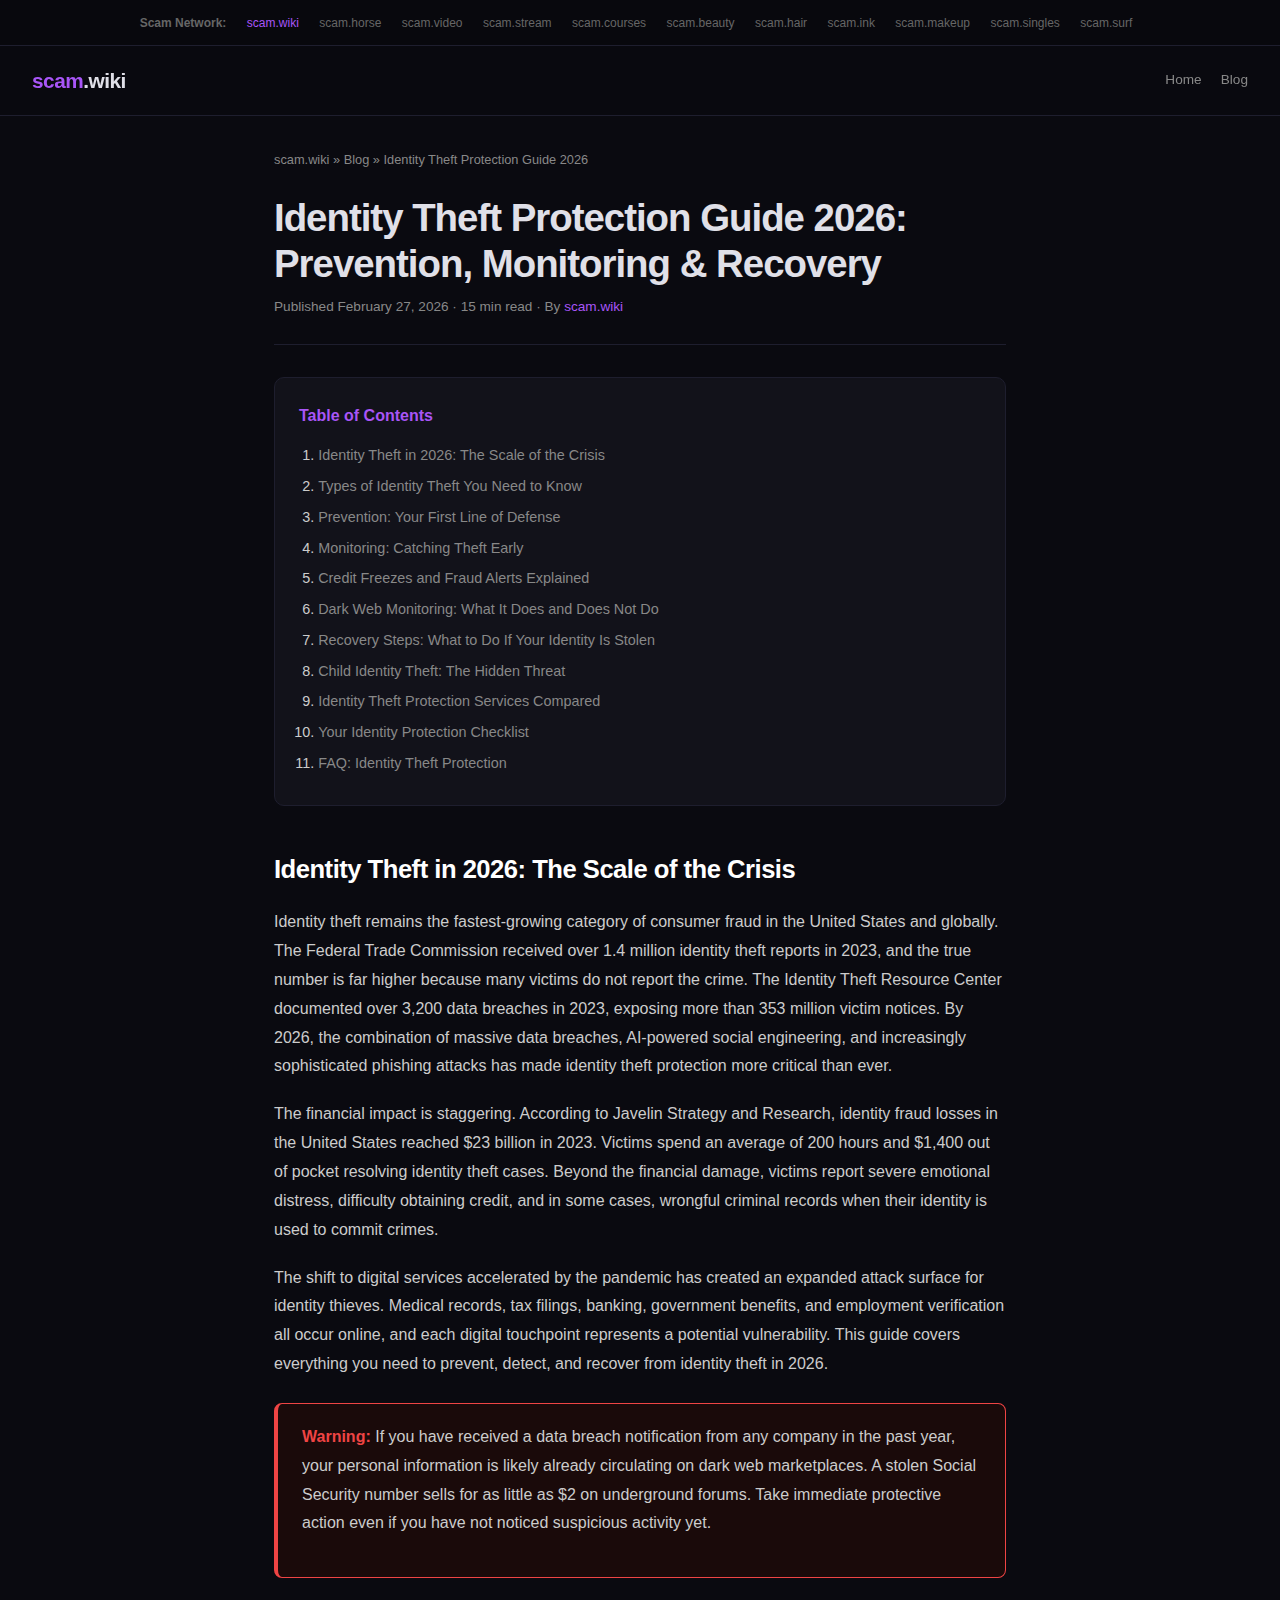
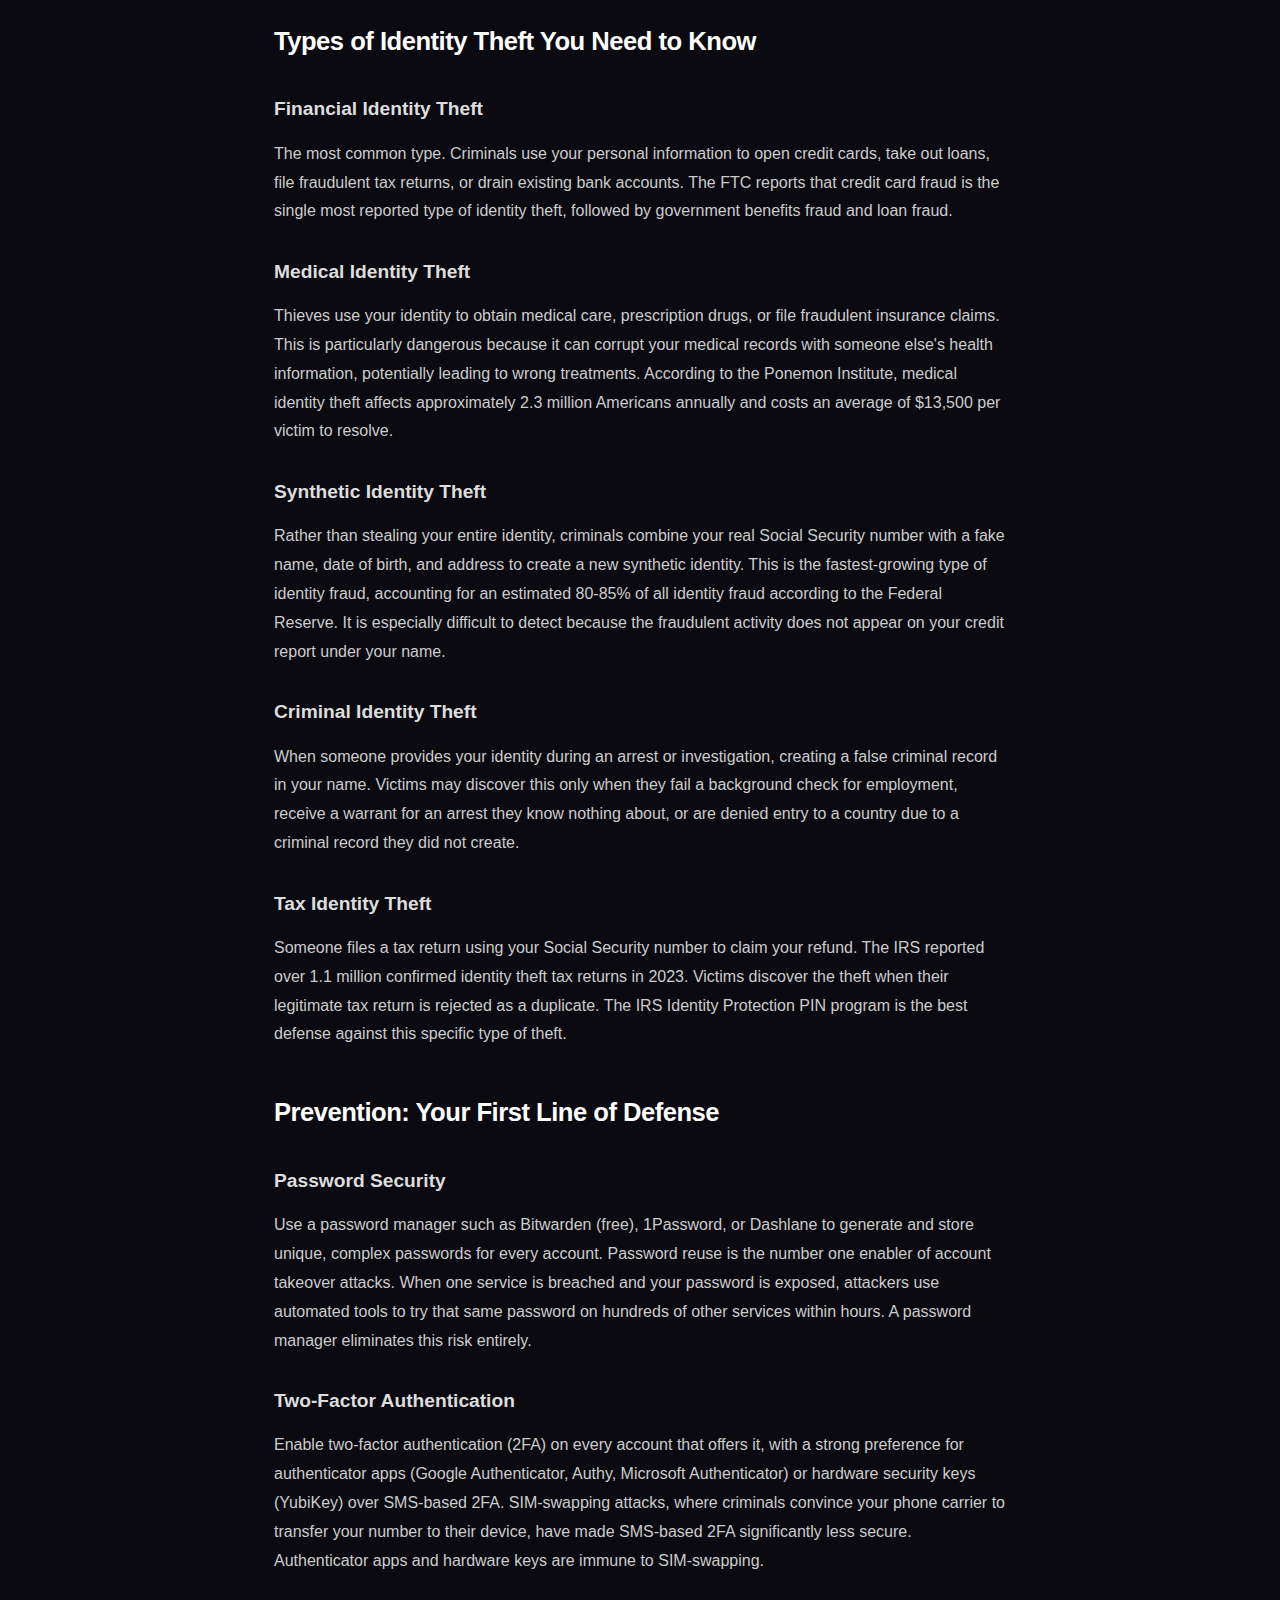
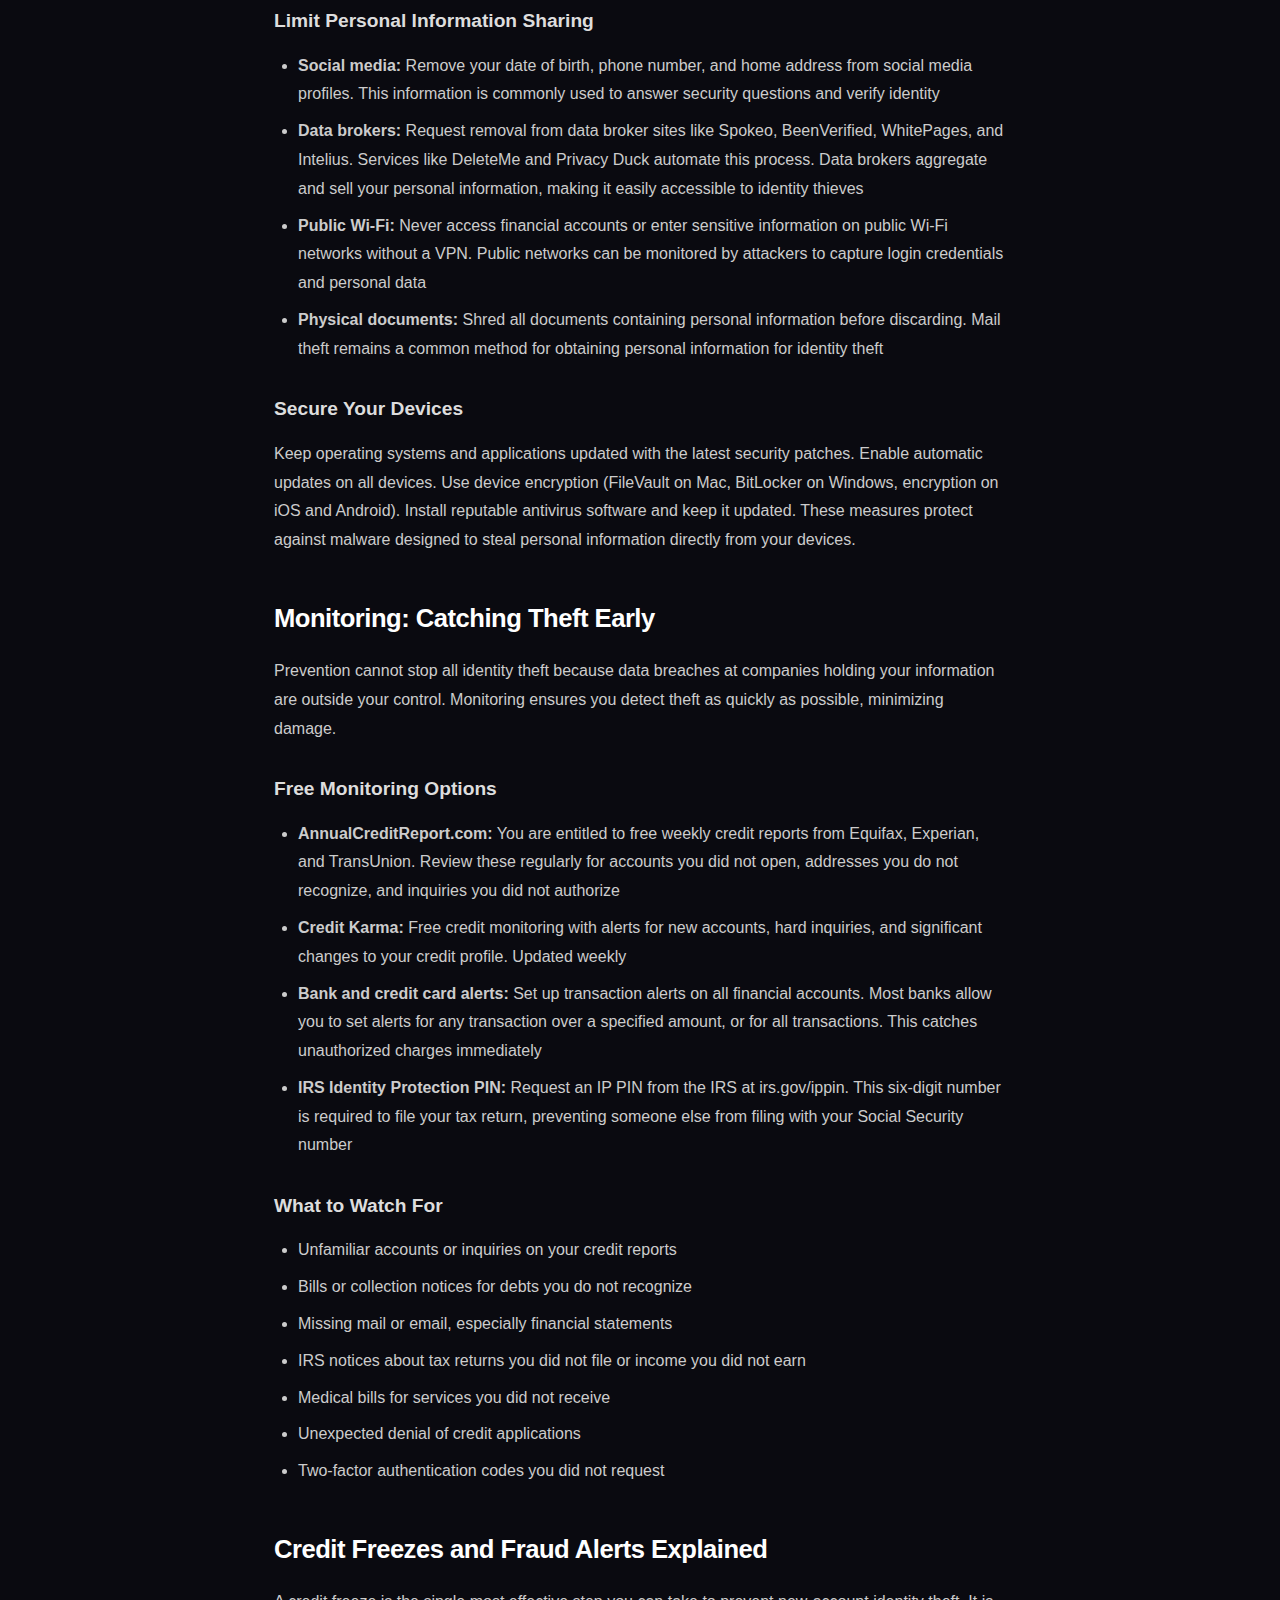
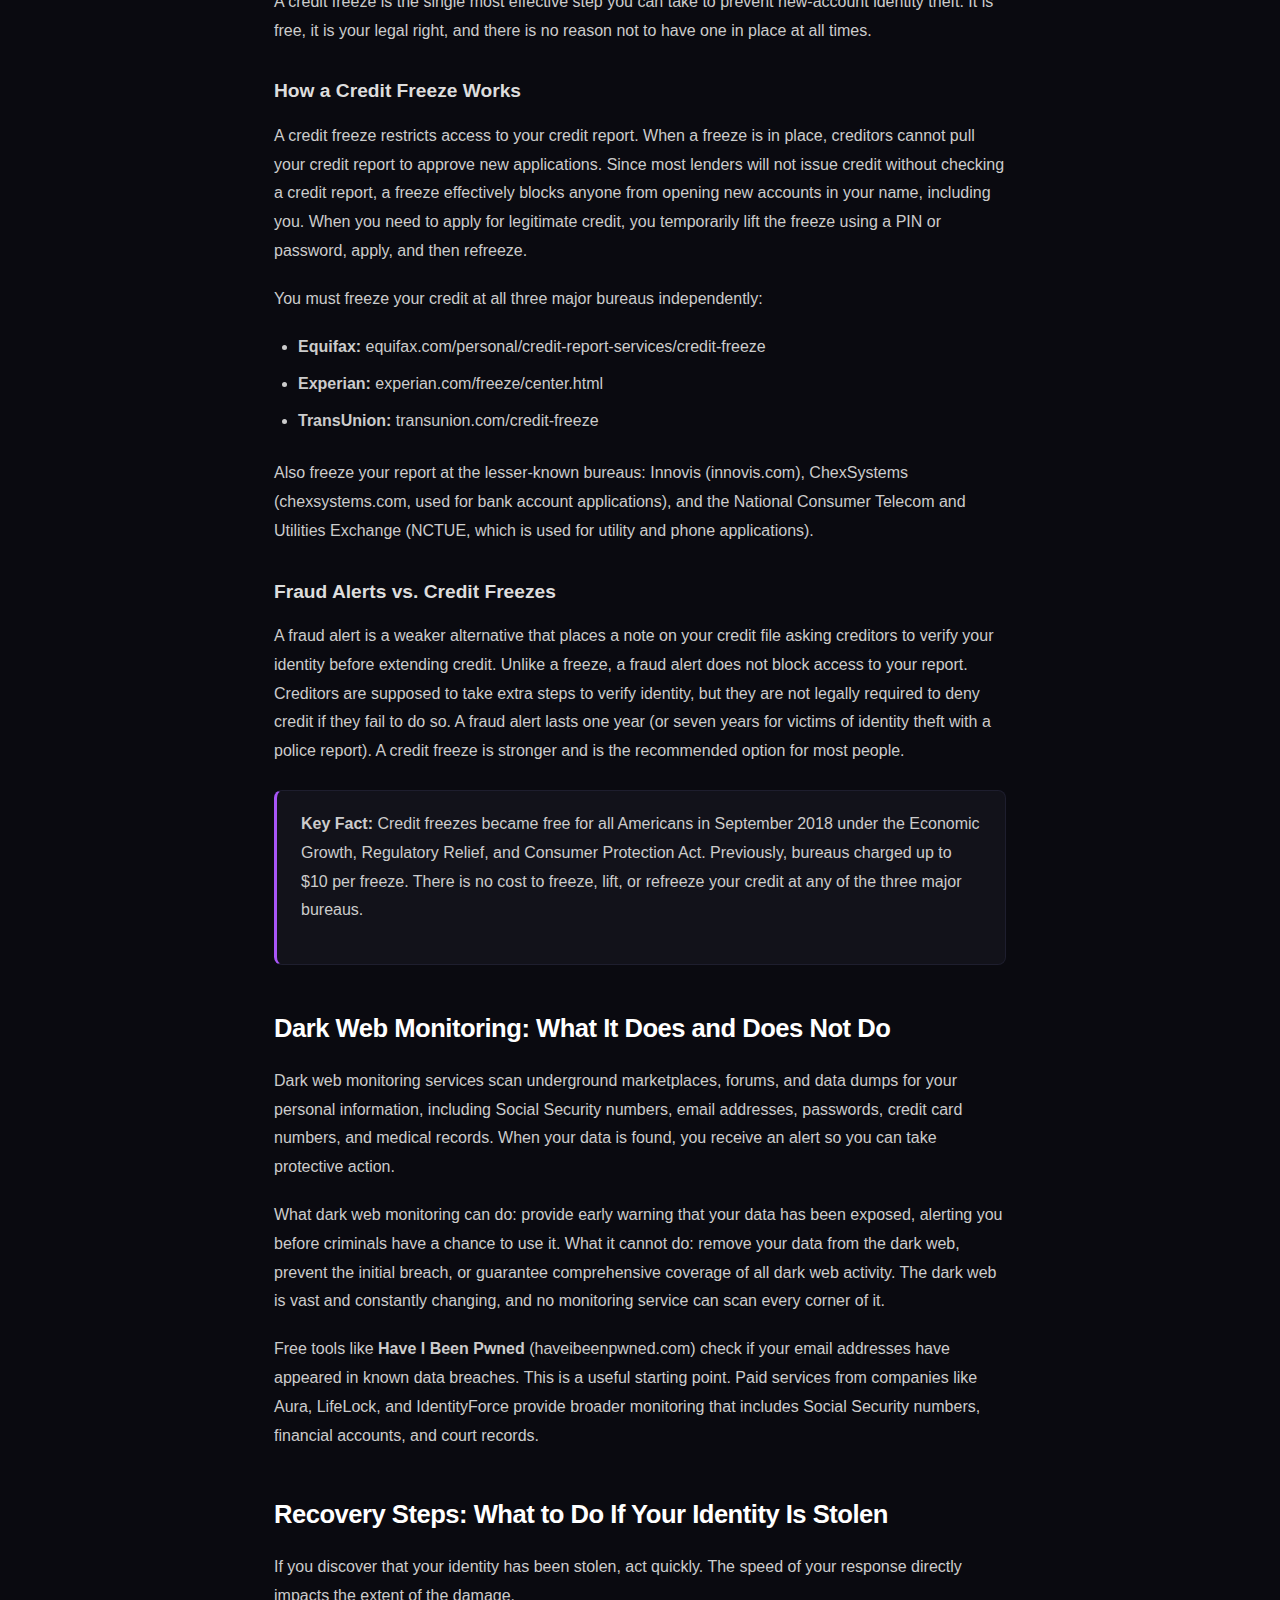
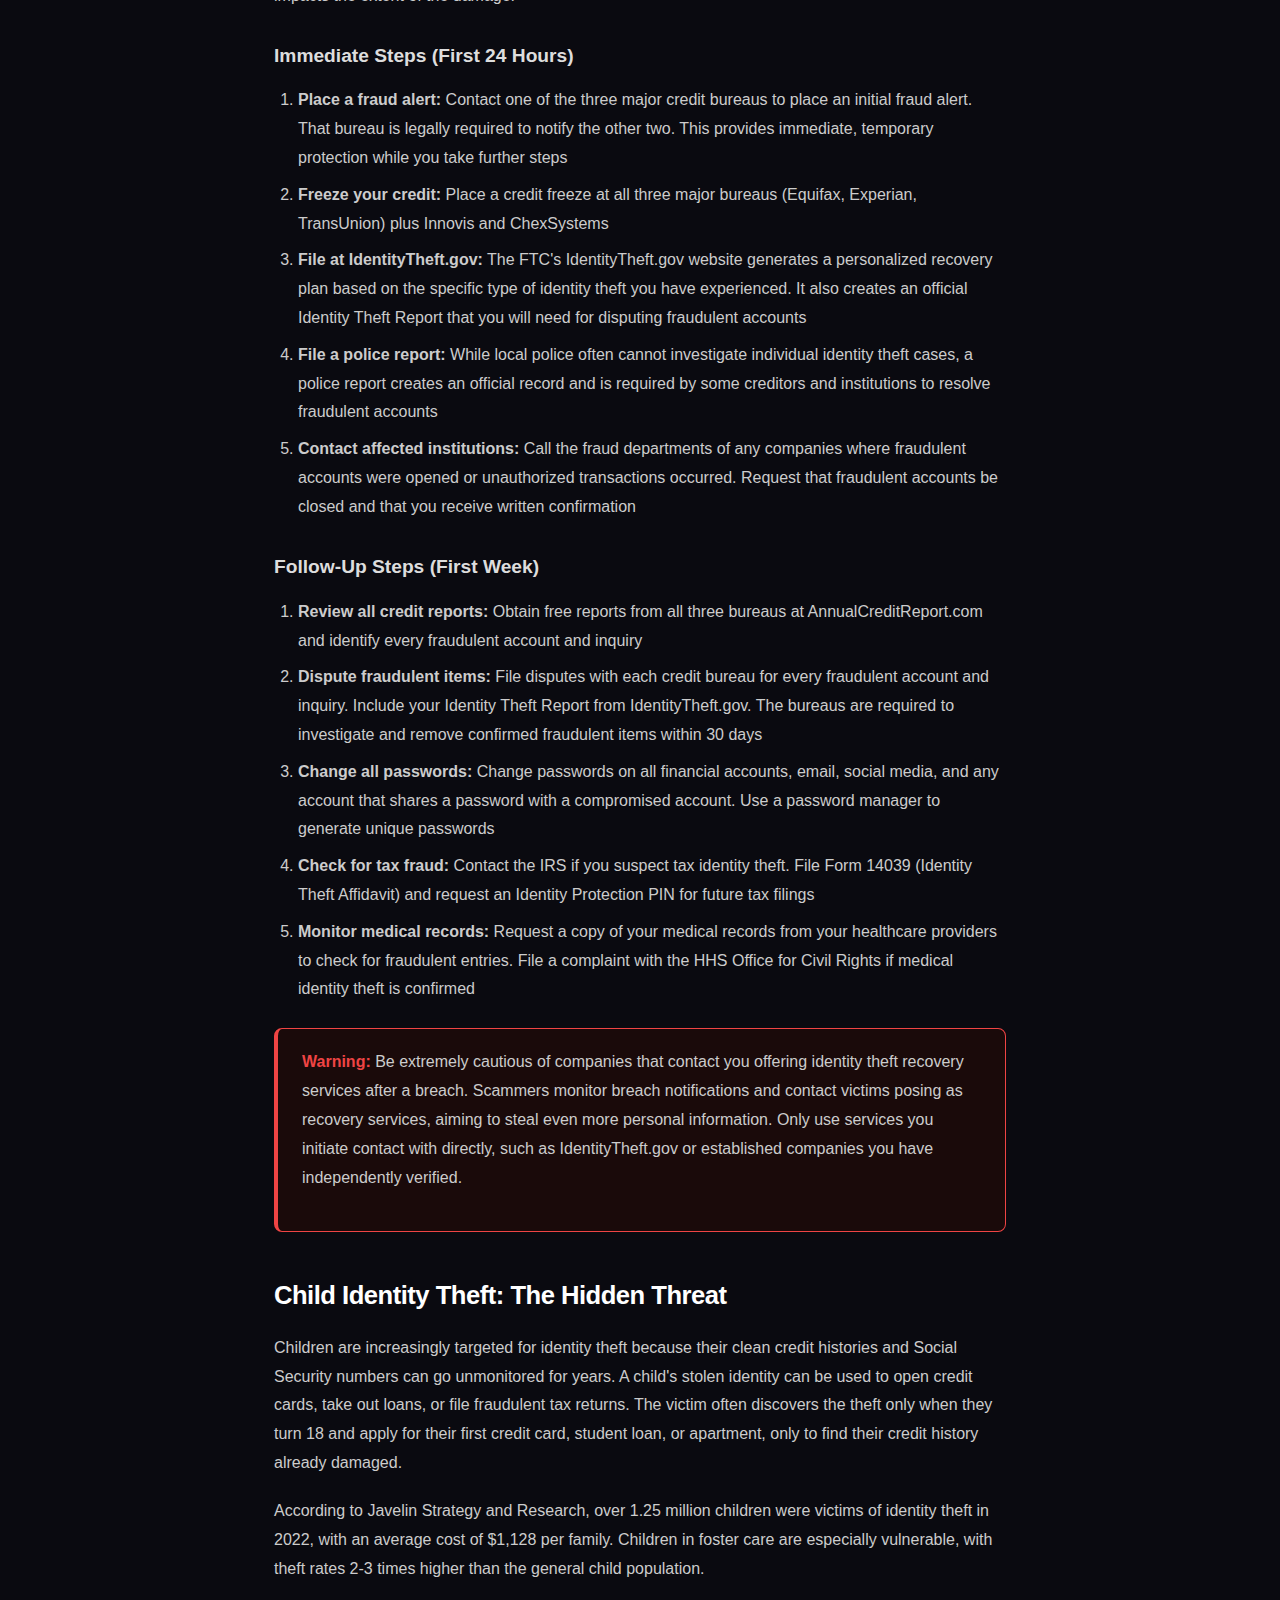
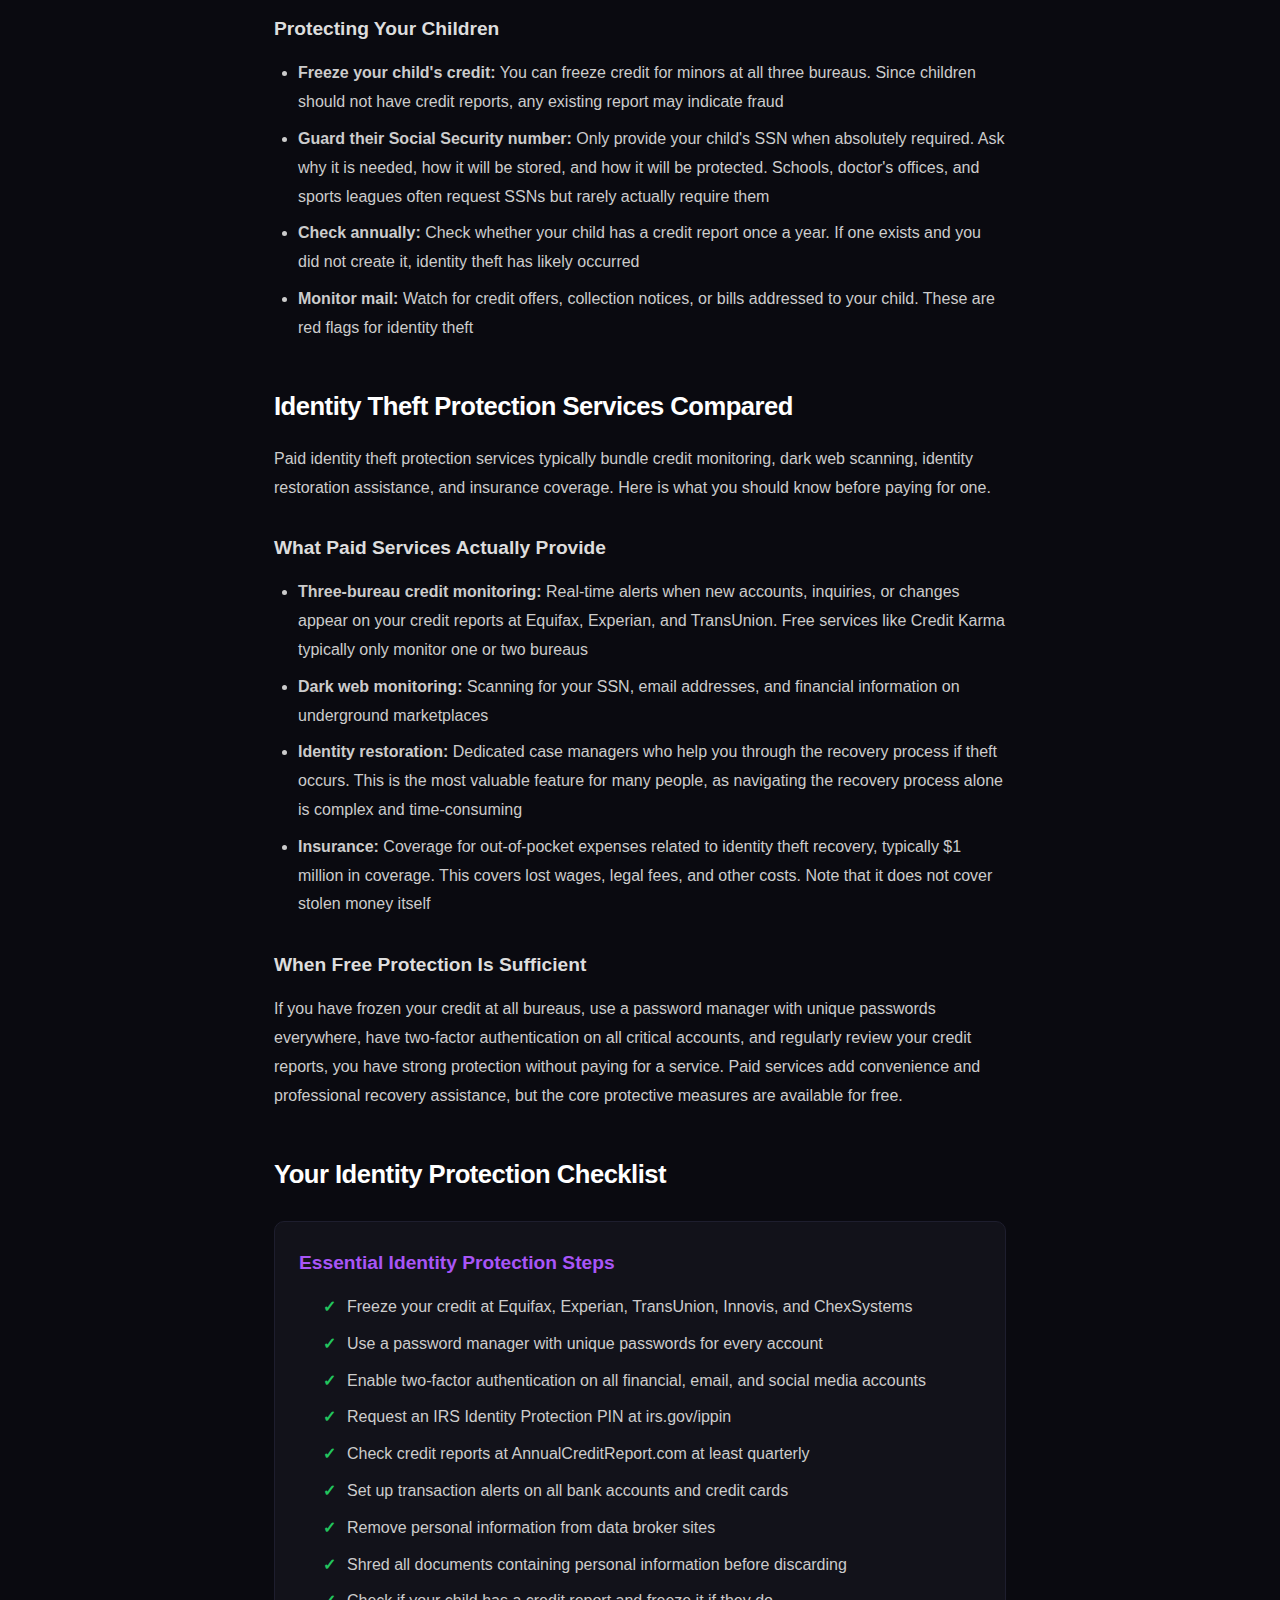
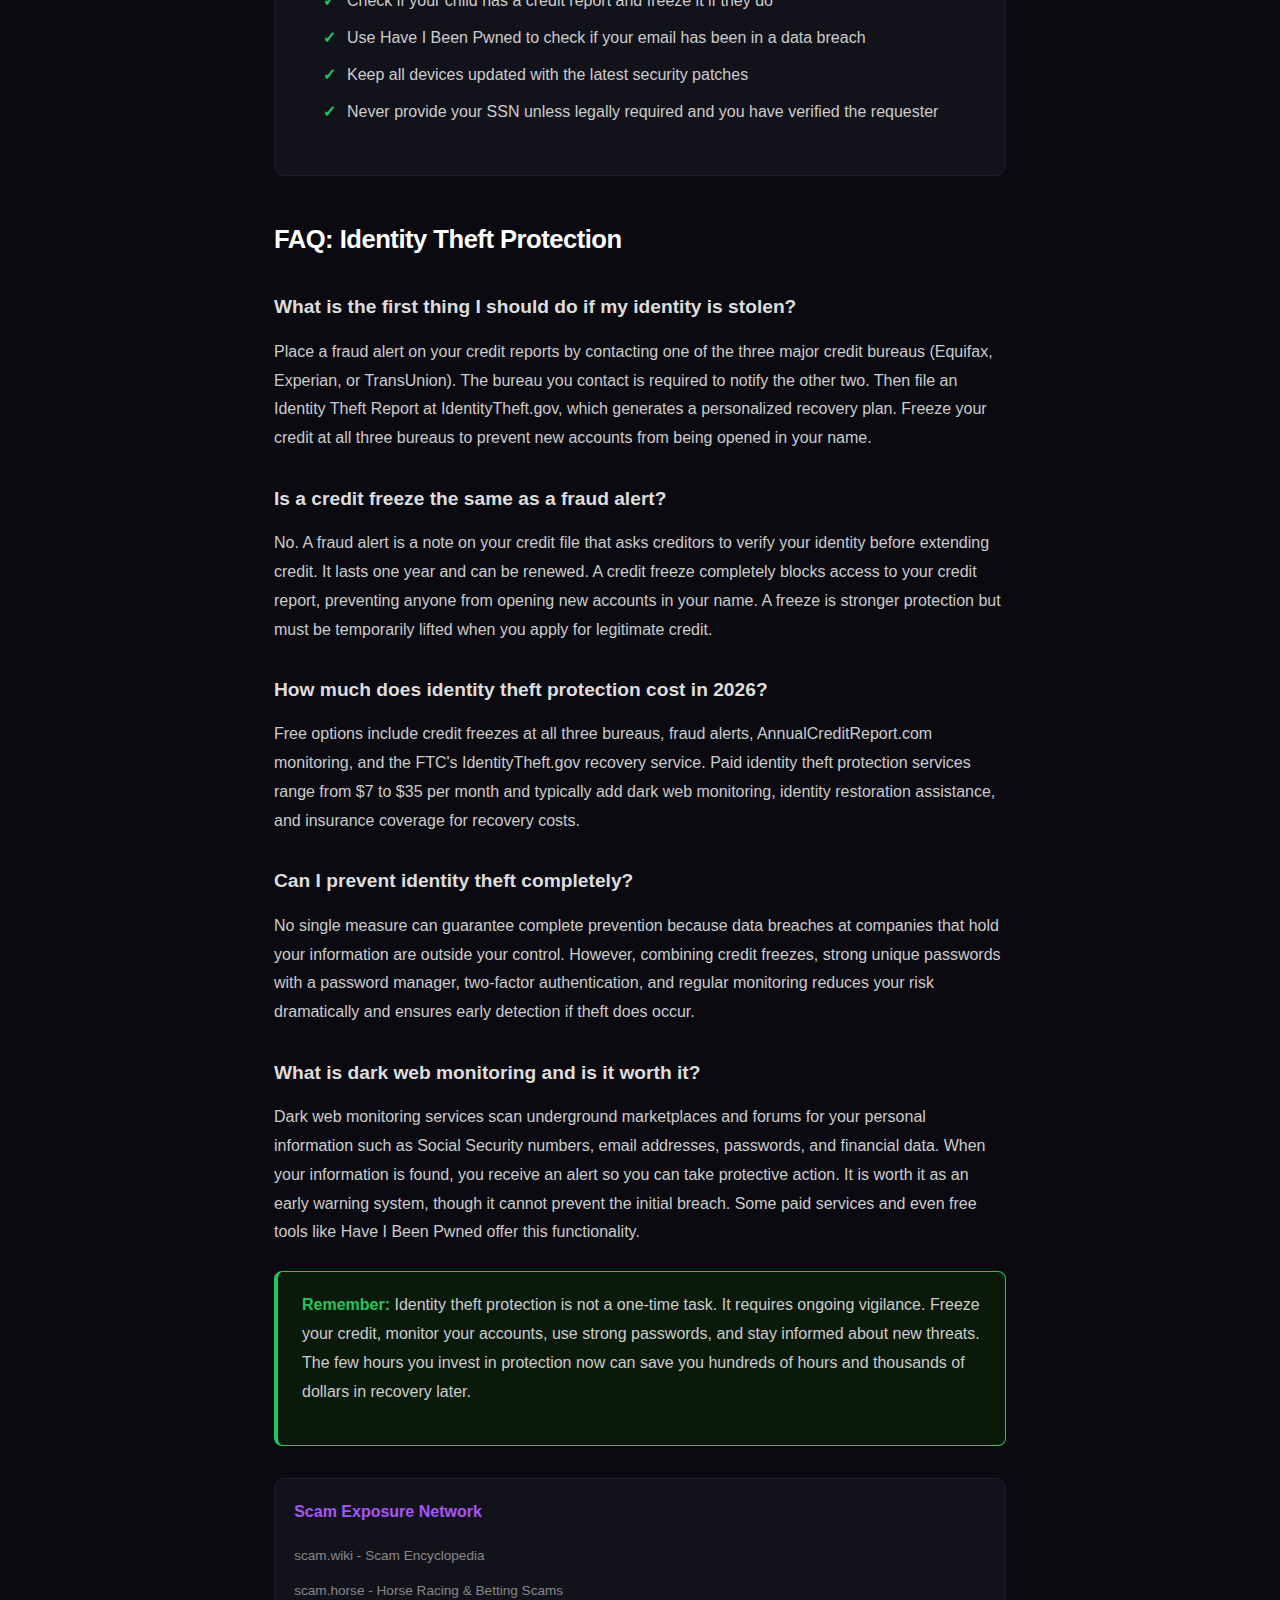
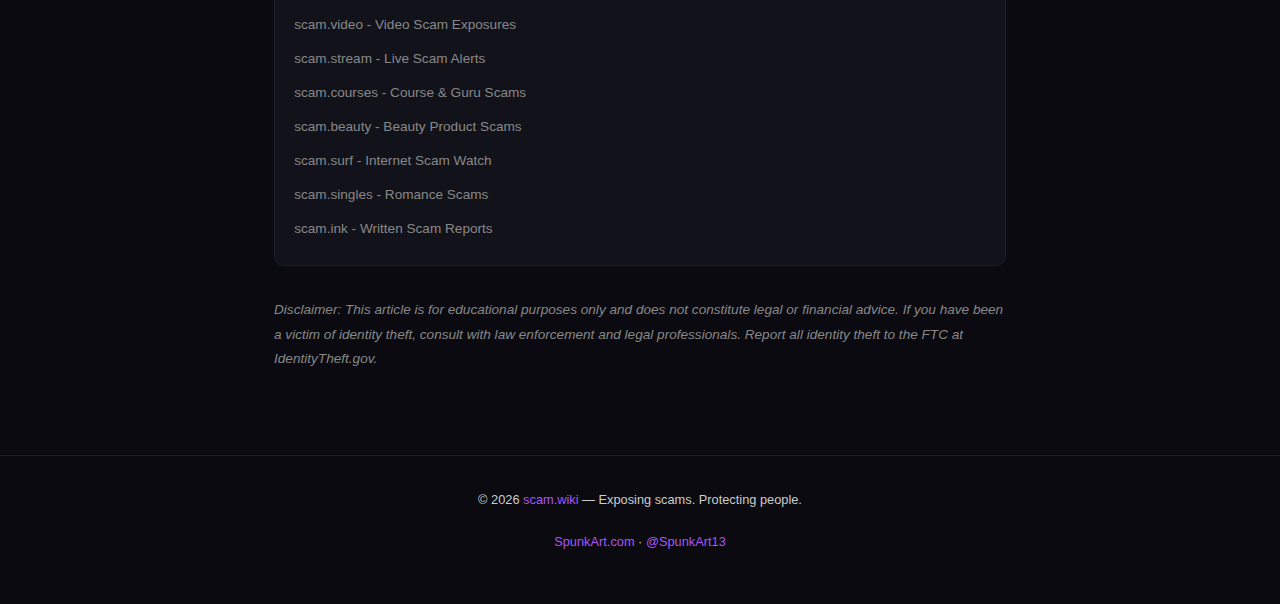
<file: blog/identity-theft-protection-guide-2026.html>
<!DOCTYPE html>
<html lang="en">
<head>
<script async src="https://pagead2.googlesyndication.com/pagead/js/adsbygoogle.js?client=ca-pub-6264503059486804" crossorigin="anonymous"></script>
<meta name="google-site-verification" content="L6gcsibTpo7niefadK8pVUYXxlx-9jLYVHdTkuFtO-o" />
<meta charset="UTF-8">
<meta name="viewport" content="width=device-width, initial-scale=1.0">
<title>Identity Theft Protection Guide 2026: Prevention, Monitoring & Recovery | scam.wiki</title>
<meta name="description" content="Complete identity theft protection guide for 2026. Prevention strategies, credit monitoring, dark web scanning, recovery steps, and what to do if your identity is stolen. Expert-verified advice.">
<meta name="keywords" content="identity theft protection 2026, identity theft prevention, identity monitoring, credit freeze, dark web monitoring, identity recovery, stolen identity, fraud alert">
<meta name="author" content="scam.wiki">
<meta name="robots" content="index, follow, max-snippet:-1, max-image-preview:large">
<link rel="canonical" href="https://scam.wiki/blog/identity-theft-protection-guide-2026.html">
<meta property="og:type" content="article">
<meta property="og:title" content="Identity Theft Protection Guide 2026: Prevention, Monitoring & Recovery">
<meta property="og:description" content="Complete identity theft protection guide for 2026. Prevention, monitoring, and recovery steps to protect your personal information.">
<meta property="og:url" content="https://scam.wiki/blog/identity-theft-protection-guide-2026.html">
<meta property="og:site_name" content="scam.wiki">
<meta property="og:image" content="https://scam.wiki/og-image.svg">
<meta property="article:published_time" content="2026-02-27">
<meta name="twitter:card" content="summary_large_image">
<meta name="twitter:title" content="Identity Theft Protection Guide 2026: Prevention, Monitoring & Recovery">
<meta name="twitter:description" content="Complete identity theft protection guide for 2026. Prevention, monitoring, and recovery steps.">
<meta name="twitter:image" content="https://scam.wiki/og-image.svg">
<meta name="twitter:site" content="@SpunkArt13">
<script type="application/ld+json">
{
  "@context": "https://schema.org",
  "@type": "Article",
  "headline": "Identity Theft Protection Guide 2026: Prevention, Monitoring & Recovery",
  "description": "Complete identity theft protection guide for 2026. Prevention strategies, credit monitoring, dark web scanning, recovery steps, and what to do if your identity is stolen.",
  "author": {"@type": "Organization", "name": "scam.wiki", "url": "https://scam.wiki"},
  "publisher": {"@type": "Organization", "name": "scam.wiki", "url": "https://scam.wiki"},
  "datePublished": "2026-02-27",
  "dateModified": "2026-02-27",
  "mainEntityOfPage": {"@type": "WebPage", "@id": "https://scam.wiki/blog/identity-theft-protection-guide-2026.html"},
  "image": "https://scam.wiki/og-image.svg",
  "keywords": ["identity theft protection 2026", "identity theft prevention", "credit freeze", "dark web monitoring", "identity recovery"]
}
</script>
<script type="application/ld+json">
{
  "@context": "https://schema.org",
  "@type": "FAQPage",
  "mainEntity": [
    {
      "@type": "Question",
      "name": "What is the first thing I should do if my identity is stolen?",
      "acceptedAnswer": {
        "@type": "Answer",
        "text": "Place a fraud alert on your credit reports by contacting one of the three major credit bureaus (Equifax, Experian, or TransUnion). The bureau you contact is required to notify the other two. Then file an Identity Theft Report at IdentityTheft.gov, which generates a personalized recovery plan. Freeze your credit at all three bureaus to prevent new accounts from being opened in your name."
      }
    },
    {
      "@type": "Question",
      "name": "Is a credit freeze the same as a fraud alert?",
      "acceptedAnswer": {
        "@type": "Answer",
        "text": "No. A fraud alert is a note on your credit file that asks creditors to verify your identity before extending credit. It lasts one year and can be renewed. A credit freeze completely blocks access to your credit report, preventing anyone from opening new accounts in your name. A freeze is stronger protection but must be temporarily lifted when you apply for legitimate credit."
      }
    },
    {
      "@type": "Question",
      "name": "How much does identity theft protection cost in 2026?",
      "acceptedAnswer": {
        "@type": "Answer",
        "text": "Free options include credit freezes at all three bureaus, fraud alerts, AnnualCreditReport.com monitoring, and the FTC's IdentityTheft.gov recovery service. Paid identity theft protection services range from $7 to $35 per month and typically add dark web monitoring, identity restoration assistance, and insurance coverage for recovery costs."
      }
    },
    {
      "@type": "Question",
      "name": "Can I prevent identity theft completely?",
      "acceptedAnswer": {
        "@type": "Answer",
        "text": "No single measure can guarantee complete prevention because data breaches at companies that hold your information are outside your control. However, combining credit freezes, strong unique passwords with a password manager, two-factor authentication, and regular monitoring reduces your risk dramatically and ensures early detection if theft does occur."
      }
    },
    {
      "@type": "Question",
      "name": "What is dark web monitoring and is it worth it?",
      "acceptedAnswer": {
        "@type": "Answer",
        "text": "Dark web monitoring services scan underground marketplaces and forums for your personal information such as Social Security numbers, email addresses, passwords, and financial data. When your information is found, you receive an alert so you can take protective action. It is worth it as an early warning system, though it cannot prevent the initial breach. Some paid services and even free tools like Have I Been Pwned offer this functionality."
      }
    }
  ]
}
</script>
<!-- Google Analytics -->
<script async src="https://www.googletagmanager.com/gtag/js?id=G-GVNL11PEGP"></script>
<script>window.dataLayer=window.dataLayer||[];function gtag(){dataLayer.push(arguments);}gtag('js',new Date());gtag('config','G-GVNL11PEGP');</script>
<!-- Clarity -->
<script type="text/javascript">(function(c,l,a,r,i,t,y){c[a]=c[a]||function(){(c[a].q=c[a].q||[]).push(arguments)};t=l.createElement(r);t.async=1;t.src="https://www.clarity.ms/tag/"+i;y=l.getElementsByTagName(r)[0];y.parentNode.insertBefore(t,y);})(window,document,"clarity","script","pn0x1z2y3w");</script>
<style>
  *{margin:0;padding:0;box-sizing:border-box;}
  :root{--bg:#0a0a10;--surface:#12121a;--border:#1e1e2e;--text:#e0e0e8;--dim:#888;--accent:#a855f7;--red:#ef4444;--green:#22c55e;}
  body{background:var(--bg);color:var(--text);font-family:-apple-system,BlinkMacSystemFont,'Segoe UI',sans-serif;line-height:1.8;}
  a{color:var(--accent);text-decoration:none;}
  a:hover{text-decoration:underline;}
  .nav{background:rgba(10,10,16,0.95);backdrop-filter:blur(10px);border-bottom:1px solid var(--border);padding:1rem 2rem;position:sticky;top:0;z-index:100;display:flex;align-items:center;justify-content:space-between;}
  .logo{font-size:1.3rem;font-weight:800;letter-spacing:-0.5px;}
  .logo span{color:var(--accent);}
  .nav-links{display:flex;gap:1.2rem;font-size:0.85rem;}
  .nav-links a{color:var(--dim);}
  .nav-links a:hover{color:var(--text);text-decoration:none;}
  .network-bar{background:#08080d;border-bottom:1px solid var(--border);padding:0.5rem 1rem;text-align:center;overflow-x:auto;white-space:nowrap;}
  .network-bar a{color:#666;font-size:0.75rem;margin:0 0.5rem;transition:color 0.2s;}
  .network-bar a:hover,.network-bar a.active{color:var(--accent);}
  .article{max-width:780px;margin:0 auto;padding:2rem 1.5rem 4rem;}
  .breadcrumb{font-size:0.8rem;color:var(--dim);margin-bottom:1.5rem;}
  .breadcrumb a{color:var(--dim);}
  h1{font-size:2.4rem;font-weight:900;letter-spacing:-1px;line-height:1.2;margin-bottom:0.5rem;}
  .meta{color:var(--dim);font-size:0.85rem;margin-bottom:2rem;padding-bottom:1.5rem;border-bottom:1px solid var(--border);}
  h2{font-size:1.6rem;font-weight:800;margin:2.5rem 0 1rem;letter-spacing:-0.5px;color:#fff;}
  h3{font-size:1.2rem;font-weight:700;margin:1.8rem 0 0.8rem;color:#ddd;}
  p{margin-bottom:1.2rem;color:#ccc;}
  ul,ol{margin:0 0 1.5rem 1.5rem;color:#ccc;}
  li{margin-bottom:0.5rem;}
  .warning-box{background:#1a0a0a;border:1px solid var(--red);border-left:4px solid var(--red);border-radius:8px;padding:1.2rem 1.5rem;margin:1.5rem 0;}
  .warning-box strong{color:var(--red);}
  .safe-box{background:#0a1a0a;border:1px solid var(--green);border-left:4px solid var(--green);border-radius:8px;padding:1.2rem 1.5rem;margin:1.5rem 0;}
  .safe-box strong{color:var(--green);}
  .highlight-box{background:var(--surface);border:1px solid var(--border);border-left:3px solid var(--accent);border-radius:8px;padding:1.2rem 1.5rem;margin:1.5rem 0;}
  .checklist{background:var(--surface);border:1px solid var(--border);border-radius:10px;padding:1.5rem;margin:1.5rem 0;}
  .checklist h3{margin:0 0 0.8rem;color:var(--accent);}
  .checklist li{list-style:none;padding-left:1.5rem;position:relative;}
  .checklist li::before{content:"\2713";position:absolute;left:0;color:var(--green);font-weight:bold;}
  .toc{background:var(--surface);border:1px solid var(--border);border-radius:10px;padding:1.5rem;margin-bottom:2rem;}
  .toc h3{margin:0 0 0.8rem;font-size:1rem;color:var(--accent);}
  .toc ol{margin:0 0 0 1.2rem;}
  .toc li{margin-bottom:0.3rem;font-size:0.9rem;}
  .toc a{color:var(--dim);}
  .sidebar-links{background:var(--surface);border:1px solid var(--border);border-radius:10px;padding:1.2rem;margin:2rem 0;}
  .sidebar-links h3{font-size:1rem;color:var(--accent);margin:0 0 0.8rem;}
  .sidebar-links a{display:block;color:var(--dim);font-size:0.85rem;padding:0.3rem 0;}
  footer{text-align:center;padding:2rem;border-top:1px solid var(--border);color:var(--dim);font-size:0.8rem;}
  @media(max-width:768px){h1{font-size:1.8rem;}h2{font-size:1.3rem;}.article{padding:1.5rem 1rem 3rem;}}
</style>
</head>
<body>
<div class="network-bar">
  <span style="color:#666;font-size:0.75rem;font-weight:700;margin-right:0.5rem;">Scam Network:</span>
  <a href="https://scam.wiki" class="active">scam.wiki</a>
  <a href="https://scam.horse">scam.horse</a>
  <a href="https://scam.video">scam.video</a>
  <a href="https://scam.stream">scam.stream</a>
  <a href="https://scam.courses">scam.courses</a>
  <a href="https://scam.beauty">scam.beauty</a>
  <a href="https://scam.hair">scam.hair</a>
  <a href="https://scam.ink">scam.ink</a>
  <a href="https://scam.makeup">scam.makeup</a>
  <a href="https://scam.singles">scam.singles</a>
  <a href="https://scam.surf">scam.surf</a>
</div>
<nav class="nav">
  <div class="logo"><span>scam</span>.wiki</div>
  <div class="nav-links">
    <a href="https://scam.wiki/">Home</a>
    <a href="https://scam.wiki/blog/biggest-online-scams-2026.html">Blog</a>
  </div>
</nav>

<article class="article">
  <div class="breadcrumb">
    <a href="https://scam.wiki/">scam.wiki</a> &raquo; Blog &raquo; Identity Theft Protection Guide 2026
  </div>

  <h1>Identity Theft Protection Guide 2026: Prevention, Monitoring & Recovery</h1>
  <div class="meta">Published February 27, 2026 &middot; 15 min read &middot; By <a href="https://scam.wiki/">scam.wiki</a></div>

  <div class="toc">
    <h3>Table of Contents</h3>
    <ol>
      <li><a href="#scale">Identity Theft in 2026: The Scale of the Crisis</a></li>
      <li><a href="#types">Types of Identity Theft You Need to Know</a></li>
      <li><a href="#prevention">Prevention: Your First Line of Defense</a></li>
      <li><a href="#monitoring">Monitoring: Catching Theft Early</a></li>
      <li><a href="#credit-freeze">Credit Freezes and Fraud Alerts Explained</a></li>
      <li><a href="#dark-web">Dark Web Monitoring: What It Does and Does Not Do</a></li>
      <li><a href="#recovery">Recovery Steps: What to Do If Your Identity Is Stolen</a></li>
      <li><a href="#children">Child Identity Theft: The Hidden Threat</a></li>
      <li><a href="#services">Identity Theft Protection Services Compared</a></li>
      <li><a href="#checklist">Your Identity Protection Checklist</a></li>
      <li><a href="#faq">FAQ: Identity Theft Protection</a></li>
    </ol>
  </div>

  <h2 id="scale">Identity Theft in 2026: The Scale of the Crisis</h2>
  <p>Identity theft remains the fastest-growing category of consumer fraud in the United States and globally. The Federal Trade Commission received over 1.4 million identity theft reports in 2023, and the true number is far higher because many victims do not report the crime. The Identity Theft Resource Center documented over 3,200 data breaches in 2023, exposing more than 353 million victim notices. By 2026, the combination of massive data breaches, AI-powered social engineering, and increasingly sophisticated phishing attacks has made identity theft protection more critical than ever.</p>
  <p>The financial impact is staggering. According to Javelin Strategy and Research, identity fraud losses in the United States reached $23 billion in 2023. Victims spend an average of 200 hours and $1,400 out of pocket resolving identity theft cases. Beyond the financial damage, victims report severe emotional distress, difficulty obtaining credit, and in some cases, wrongful criminal records when their identity is used to commit crimes.</p>
  <p>The shift to digital services accelerated by the pandemic has created an expanded attack surface for identity thieves. Medical records, tax filings, banking, government benefits, and employment verification all occur online, and each digital touchpoint represents a potential vulnerability. This guide covers everything you need to prevent, detect, and recover from identity theft in 2026.</p>

  <div class="warning-box">
    <p><strong>Warning:</strong> If you have received a data breach notification from any company in the past year, your personal information is likely already circulating on dark web marketplaces. A stolen Social Security number sells for as little as $2 on underground forums. Take immediate protective action even if you have not noticed suspicious activity yet.</p>
  </div>

  <h2 id="types">Types of Identity Theft You Need to Know</h2>
  <h3>Financial Identity Theft</h3>
  <p>The most common type. Criminals use your personal information to open credit cards, take out loans, file fraudulent tax returns, or drain existing bank accounts. The FTC reports that credit card fraud is the single most reported type of identity theft, followed by government benefits fraud and loan fraud.</p>

  <h3>Medical Identity Theft</h3>
  <p>Thieves use your identity to obtain medical care, prescription drugs, or file fraudulent insurance claims. This is particularly dangerous because it can corrupt your medical records with someone else's health information, potentially leading to wrong treatments. According to the Ponemon Institute, medical identity theft affects approximately 2.3 million Americans annually and costs an average of $13,500 per victim to resolve.</p>

  <h3>Synthetic Identity Theft</h3>
  <p>Rather than stealing your entire identity, criminals combine your real Social Security number with a fake name, date of birth, and address to create a new synthetic identity. This is the fastest-growing type of identity fraud, accounting for an estimated 80-85% of all identity fraud according to the Federal Reserve. It is especially difficult to detect because the fraudulent activity does not appear on your credit report under your name.</p>

  <h3>Criminal Identity Theft</h3>
  <p>When someone provides your identity during an arrest or investigation, creating a false criminal record in your name. Victims may discover this only when they fail a background check for employment, receive a warrant for an arrest they know nothing about, or are denied entry to a country due to a criminal record they did not create.</p>

  <h3>Tax Identity Theft</h3>
  <p>Someone files a tax return using your Social Security number to claim your refund. The IRS reported over 1.1 million confirmed identity theft tax returns in 2023. Victims discover the theft when their legitimate tax return is rejected as a duplicate. The IRS Identity Protection PIN program is the best defense against this specific type of theft.</p>

  <h2 id="prevention">Prevention: Your First Line of Defense</h2>
  <h3>Password Security</h3>
  <p>Use a password manager such as Bitwarden (free), 1Password, or Dashlane to generate and store unique, complex passwords for every account. Password reuse is the number one enabler of account takeover attacks. When one service is breached and your password is exposed, attackers use automated tools to try that same password on hundreds of other services within hours. A password manager eliminates this risk entirely.</p>

  <h3>Two-Factor Authentication</h3>
  <p>Enable two-factor authentication (2FA) on every account that offers it, with a strong preference for authenticator apps (Google Authenticator, Authy, Microsoft Authenticator) or hardware security keys (YubiKey) over SMS-based 2FA. SIM-swapping attacks, where criminals convince your phone carrier to transfer your number to their device, have made SMS-based 2FA significantly less secure. Authenticator apps and hardware keys are immune to SIM-swapping.</p>

  <h3>Limit Personal Information Sharing</h3>
  <ul>
    <li><strong>Social media:</strong> Remove your date of birth, phone number, and home address from social media profiles. This information is commonly used to answer security questions and verify identity</li>
    <li><strong>Data brokers:</strong> Request removal from data broker sites like Spokeo, BeenVerified, WhitePages, and Intelius. Services like DeleteMe and Privacy Duck automate this process. Data brokers aggregate and sell your personal information, making it easily accessible to identity thieves</li>
    <li><strong>Public Wi-Fi:</strong> Never access financial accounts or enter sensitive information on public Wi-Fi networks without a VPN. Public networks can be monitored by attackers to capture login credentials and personal data</li>
    <li><strong>Physical documents:</strong> Shred all documents containing personal information before discarding. Mail theft remains a common method for obtaining personal information for identity theft</li>
  </ul>

  <h3>Secure Your Devices</h3>
  <p>Keep operating systems and applications updated with the latest security patches. Enable automatic updates on all devices. Use device encryption (FileVault on Mac, BitLocker on Windows, encryption on iOS and Android). Install reputable antivirus software and keep it updated. These measures protect against malware designed to steal personal information directly from your devices.</p>

  <h2 id="monitoring">Monitoring: Catching Theft Early</h2>
  <p>Prevention cannot stop all identity theft because data breaches at companies holding your information are outside your control. Monitoring ensures you detect theft as quickly as possible, minimizing damage.</p>

  <h3>Free Monitoring Options</h3>
  <ul>
    <li><strong>AnnualCreditReport.com:</strong> You are entitled to free weekly credit reports from Equifax, Experian, and TransUnion. Review these regularly for accounts you did not open, addresses you do not recognize, and inquiries you did not authorize</li>
    <li><strong>Credit Karma:</strong> Free credit monitoring with alerts for new accounts, hard inquiries, and significant changes to your credit profile. Updated weekly</li>
    <li><strong>Bank and credit card alerts:</strong> Set up transaction alerts on all financial accounts. Most banks allow you to set alerts for any transaction over a specified amount, or for all transactions. This catches unauthorized charges immediately</li>
    <li><strong>IRS Identity Protection PIN:</strong> Request an IP PIN from the IRS at irs.gov/ippin. This six-digit number is required to file your tax return, preventing someone else from filing with your Social Security number</li>
  </ul>

  <h3>What to Watch For</h3>
  <ul>
    <li>Unfamiliar accounts or inquiries on your credit reports</li>
    <li>Bills or collection notices for debts you do not recognize</li>
    <li>Missing mail or email, especially financial statements</li>
    <li>IRS notices about tax returns you did not file or income you did not earn</li>
    <li>Medical bills for services you did not receive</li>
    <li>Unexpected denial of credit applications</li>
    <li>Two-factor authentication codes you did not request</li>
  </ul>

  <h2 id="credit-freeze">Credit Freezes and Fraud Alerts Explained</h2>
  <p>A credit freeze is the single most effective step you can take to prevent new-account identity theft. It is free, it is your legal right, and there is no reason not to have one in place at all times.</p>

  <h3>How a Credit Freeze Works</h3>
  <p>A credit freeze restricts access to your credit report. When a freeze is in place, creditors cannot pull your credit report to approve new applications. Since most lenders will not issue credit without checking a credit report, a freeze effectively blocks anyone from opening new accounts in your name, including you. When you need to apply for legitimate credit, you temporarily lift the freeze using a PIN or password, apply, and then refreeze.</p>
  <p>You must freeze your credit at all three major bureaus independently:</p>
  <ul>
    <li><strong>Equifax:</strong> equifax.com/personal/credit-report-services/credit-freeze</li>
    <li><strong>Experian:</strong> experian.com/freeze/center.html</li>
    <li><strong>TransUnion:</strong> transunion.com/credit-freeze</li>
  </ul>
  <p>Also freeze your report at the lesser-known bureaus: Innovis (innovis.com), ChexSystems (chexsystems.com, used for bank account applications), and the National Consumer Telecom and Utilities Exchange (NCTUE, which is used for utility and phone applications).</p>

  <h3>Fraud Alerts vs. Credit Freezes</h3>
  <p>A fraud alert is a weaker alternative that places a note on your credit file asking creditors to verify your identity before extending credit. Unlike a freeze, a fraud alert does not block access to your report. Creditors are supposed to take extra steps to verify identity, but they are not legally required to deny credit if they fail to do so. A fraud alert lasts one year (or seven years for victims of identity theft with a police report). A credit freeze is stronger and is the recommended option for most people.</p>

  <div class="highlight-box">
    <p><strong>Key Fact:</strong> Credit freezes became free for all Americans in September 2018 under the Economic Growth, Regulatory Relief, and Consumer Protection Act. Previously, bureaus charged up to $10 per freeze. There is no cost to freeze, lift, or refreeze your credit at any of the three major bureaus.</p>
  </div>

  <h2 id="dark-web">Dark Web Monitoring: What It Does and Does Not Do</h2>
  <p>Dark web monitoring services scan underground marketplaces, forums, and data dumps for your personal information, including Social Security numbers, email addresses, passwords, credit card numbers, and medical records. When your data is found, you receive an alert so you can take protective action.</p>
  <p>What dark web monitoring can do: provide early warning that your data has been exposed, alerting you before criminals have a chance to use it. What it cannot do: remove your data from the dark web, prevent the initial breach, or guarantee comprehensive coverage of all dark web activity. The dark web is vast and constantly changing, and no monitoring service can scan every corner of it.</p>
  <p>Free tools like <strong>Have I Been Pwned</strong> (haveibeenpwned.com) check if your email addresses have appeared in known data breaches. This is a useful starting point. Paid services from companies like Aura, LifeLock, and IdentityForce provide broader monitoring that includes Social Security numbers, financial accounts, and court records.</p>

  <h2 id="recovery">Recovery Steps: What to Do If Your Identity Is Stolen</h2>
  <p>If you discover that your identity has been stolen, act quickly. The speed of your response directly impacts the extent of the damage.</p>

  <h3>Immediate Steps (First 24 Hours)</h3>
  <ol>
    <li><strong>Place a fraud alert:</strong> Contact one of the three major credit bureaus to place an initial fraud alert. That bureau is legally required to notify the other two. This provides immediate, temporary protection while you take further steps</li>
    <li><strong>Freeze your credit:</strong> Place a credit freeze at all three major bureaus (Equifax, Experian, TransUnion) plus Innovis and ChexSystems</li>
    <li><strong>File at IdentityTheft.gov:</strong> The FTC's IdentityTheft.gov website generates a personalized recovery plan based on the specific type of identity theft you have experienced. It also creates an official Identity Theft Report that you will need for disputing fraudulent accounts</li>
    <li><strong>File a police report:</strong> While local police often cannot investigate individual identity theft cases, a police report creates an official record and is required by some creditors and institutions to resolve fraudulent accounts</li>
    <li><strong>Contact affected institutions:</strong> Call the fraud departments of any companies where fraudulent accounts were opened or unauthorized transactions occurred. Request that fraudulent accounts be closed and that you receive written confirmation</li>
  </ol>

  <h3>Follow-Up Steps (First Week)</h3>
  <ol>
    <li><strong>Review all credit reports:</strong> Obtain free reports from all three bureaus at AnnualCreditReport.com and identify every fraudulent account and inquiry</li>
    <li><strong>Dispute fraudulent items:</strong> File disputes with each credit bureau for every fraudulent account and inquiry. Include your Identity Theft Report from IdentityTheft.gov. The bureaus are required to investigate and remove confirmed fraudulent items within 30 days</li>
    <li><strong>Change all passwords:</strong> Change passwords on all financial accounts, email, social media, and any account that shares a password with a compromised account. Use a password manager to generate unique passwords</li>
    <li><strong>Check for tax fraud:</strong> Contact the IRS if you suspect tax identity theft. File Form 14039 (Identity Theft Affidavit) and request an Identity Protection PIN for future tax filings</li>
    <li><strong>Monitor medical records:</strong> Request a copy of your medical records from your healthcare providers to check for fraudulent entries. File a complaint with the HHS Office for Civil Rights if medical identity theft is confirmed</li>
  </ol>

  <div class="warning-box">
    <p><strong>Warning:</strong> Be extremely cautious of companies that contact you offering identity theft recovery services after a breach. Scammers monitor breach notifications and contact victims posing as recovery services, aiming to steal even more personal information. Only use services you initiate contact with directly, such as IdentityTheft.gov or established companies you have independently verified.</p>
  </div>

  <h2 id="children">Child Identity Theft: The Hidden Threat</h2>
  <p>Children are increasingly targeted for identity theft because their clean credit histories and Social Security numbers can go unmonitored for years. A child's stolen identity can be used to open credit cards, take out loans, or file fraudulent tax returns. The victim often discovers the theft only when they turn 18 and apply for their first credit card, student loan, or apartment, only to find their credit history already damaged.</p>
  <p>According to Javelin Strategy and Research, over 1.25 million children were victims of identity theft in 2022, with an average cost of $1,128 per family. Children in foster care are especially vulnerable, with theft rates 2-3 times higher than the general child population.</p>

  <h3>Protecting Your Children</h3>
  <ul>
    <li><strong>Freeze your child's credit:</strong> You can freeze credit for minors at all three bureaus. Since children should not have credit reports, any existing report may indicate fraud</li>
    <li><strong>Guard their Social Security number:</strong> Only provide your child's SSN when absolutely required. Ask why it is needed, how it will be stored, and how it will be protected. Schools, doctor's offices, and sports leagues often request SSNs but rarely actually require them</li>
    <li><strong>Check annually:</strong> Check whether your child has a credit report once a year. If one exists and you did not create it, identity theft has likely occurred</li>
    <li><strong>Monitor mail:</strong> Watch for credit offers, collection notices, or bills addressed to your child. These are red flags for identity theft</li>
  </ul>

  <h2 id="services">Identity Theft Protection Services Compared</h2>
  <p>Paid identity theft protection services typically bundle credit monitoring, dark web scanning, identity restoration assistance, and insurance coverage. Here is what you should know before paying for one.</p>

  <h3>What Paid Services Actually Provide</h3>
  <ul>
    <li><strong>Three-bureau credit monitoring:</strong> Real-time alerts when new accounts, inquiries, or changes appear on your credit reports at Equifax, Experian, and TransUnion. Free services like Credit Karma typically only monitor one or two bureaus</li>
    <li><strong>Dark web monitoring:</strong> Scanning for your SSN, email addresses, and financial information on underground marketplaces</li>
    <li><strong>Identity restoration:</strong> Dedicated case managers who help you through the recovery process if theft occurs. This is the most valuable feature for many people, as navigating the recovery process alone is complex and time-consuming</li>
    <li><strong>Insurance:</strong> Coverage for out-of-pocket expenses related to identity theft recovery, typically $1 million in coverage. This covers lost wages, legal fees, and other costs. Note that it does not cover stolen money itself</li>
  </ul>

  <h3>When Free Protection Is Sufficient</h3>
  <p>If you have frozen your credit at all bureaus, use a password manager with unique passwords everywhere, have two-factor authentication on all critical accounts, and regularly review your credit reports, you have strong protection without paying for a service. Paid services add convenience and professional recovery assistance, but the core protective measures are available for free.</p>

  <h2 id="checklist">Your Identity Protection Checklist</h2>

  <div class="checklist">
    <h3>Essential Identity Protection Steps</h3>
    <ul>
      <li>Freeze your credit at Equifax, Experian, TransUnion, Innovis, and ChexSystems</li>
      <li>Use a password manager with unique passwords for every account</li>
      <li>Enable two-factor authentication on all financial, email, and social media accounts</li>
      <li>Request an IRS Identity Protection PIN at irs.gov/ippin</li>
      <li>Check credit reports at AnnualCreditReport.com at least quarterly</li>
      <li>Set up transaction alerts on all bank accounts and credit cards</li>
      <li>Remove personal information from data broker sites</li>
      <li>Shred all documents containing personal information before discarding</li>
      <li>Check if your child has a credit report and freeze it if they do</li>
      <li>Use Have I Been Pwned to check if your email has been in a data breach</li>
      <li>Keep all devices updated with the latest security patches</li>
      <li>Never provide your SSN unless legally required and you have verified the requester</li>
    </ul>
  </div>

  <h2 id="faq">FAQ: Identity Theft Protection</h2>

  <h3>What is the first thing I should do if my identity is stolen?</h3>
  <p>Place a fraud alert on your credit reports by contacting one of the three major credit bureaus (Equifax, Experian, or TransUnion). The bureau you contact is required to notify the other two. Then file an Identity Theft Report at IdentityTheft.gov, which generates a personalized recovery plan. Freeze your credit at all three bureaus to prevent new accounts from being opened in your name.</p>

  <h3>Is a credit freeze the same as a fraud alert?</h3>
  <p>No. A fraud alert is a note on your credit file that asks creditors to verify your identity before extending credit. It lasts one year and can be renewed. A credit freeze completely blocks access to your credit report, preventing anyone from opening new accounts in your name. A freeze is stronger protection but must be temporarily lifted when you apply for legitimate credit.</p>

  <h3>How much does identity theft protection cost in 2026?</h3>
  <p>Free options include credit freezes at all three bureaus, fraud alerts, AnnualCreditReport.com monitoring, and the FTC's IdentityTheft.gov recovery service. Paid identity theft protection services range from $7 to $35 per month and typically add dark web monitoring, identity restoration assistance, and insurance coverage for recovery costs.</p>

  <h3>Can I prevent identity theft completely?</h3>
  <p>No single measure can guarantee complete prevention because data breaches at companies that hold your information are outside your control. However, combining credit freezes, strong unique passwords with a password manager, two-factor authentication, and regular monitoring reduces your risk dramatically and ensures early detection if theft does occur.</p>

  <h3>What is dark web monitoring and is it worth it?</h3>
  <p>Dark web monitoring services scan underground marketplaces and forums for your personal information such as Social Security numbers, email addresses, passwords, and financial data. When your information is found, you receive an alert so you can take protective action. It is worth it as an early warning system, though it cannot prevent the initial breach. Some paid services and even free tools like Have I Been Pwned offer this functionality.</p>

  <div class="safe-box">
    <p><strong>Remember:</strong> Identity theft protection is not a one-time task. It requires ongoing vigilance. Freeze your credit, monitor your accounts, use strong passwords, and stay informed about new threats. The few hours you invest in protection now can save you hundreds of hours and thousands of dollars in recovery later.</p>
  </div>

  <div class="sidebar-links">
    <h3>Scam Exposure Network</h3>
    <a href="https://scam.wiki">scam.wiki - Scam Encyclopedia</a>
    <a href="https://scam.horse">scam.horse - Horse Racing & Betting Scams</a>
    <a href="https://scam.video">scam.video - Video Scam Exposures</a>
    <a href="https://scam.stream">scam.stream - Live Scam Alerts</a>
    <a href="https://scam.courses">scam.courses - Course & Guru Scams</a>
    <a href="https://scam.beauty">scam.beauty - Beauty Product Scams</a>
    <a href="https://scam.surf">scam.surf - Internet Scam Watch</a>
    <a href="https://scam.singles">scam.singles - Romance Scams</a>
    <a href="https://scam.ink">scam.ink - Written Scam Reports</a>
  </div>

  <p style="margin-top:2rem;font-size:0.85rem;color:var(--dim);"><em>Disclaimer: This article is for educational purposes only and does not constitute legal or financial advice. If you have been a victim of identity theft, consult with law enforcement and legal professionals. Report all identity theft to the FTC at IdentityTheft.gov.</em></p>
</article>

<footer>
  <p>&copy; 2026 <a href="https://scam.wiki/">scam.wiki</a> &mdash; Exposing scams. Protecting people.</p>
  <p style="margin-top:0.5rem;"><a href="https://spunk.codes" target="_blank">SpunkArt.com</a> &middot; <a href="https://x.com/SpunkArt13" target="_blank">@SpunkArt13</a></p>
</footer>
</body>
</html>
</file>
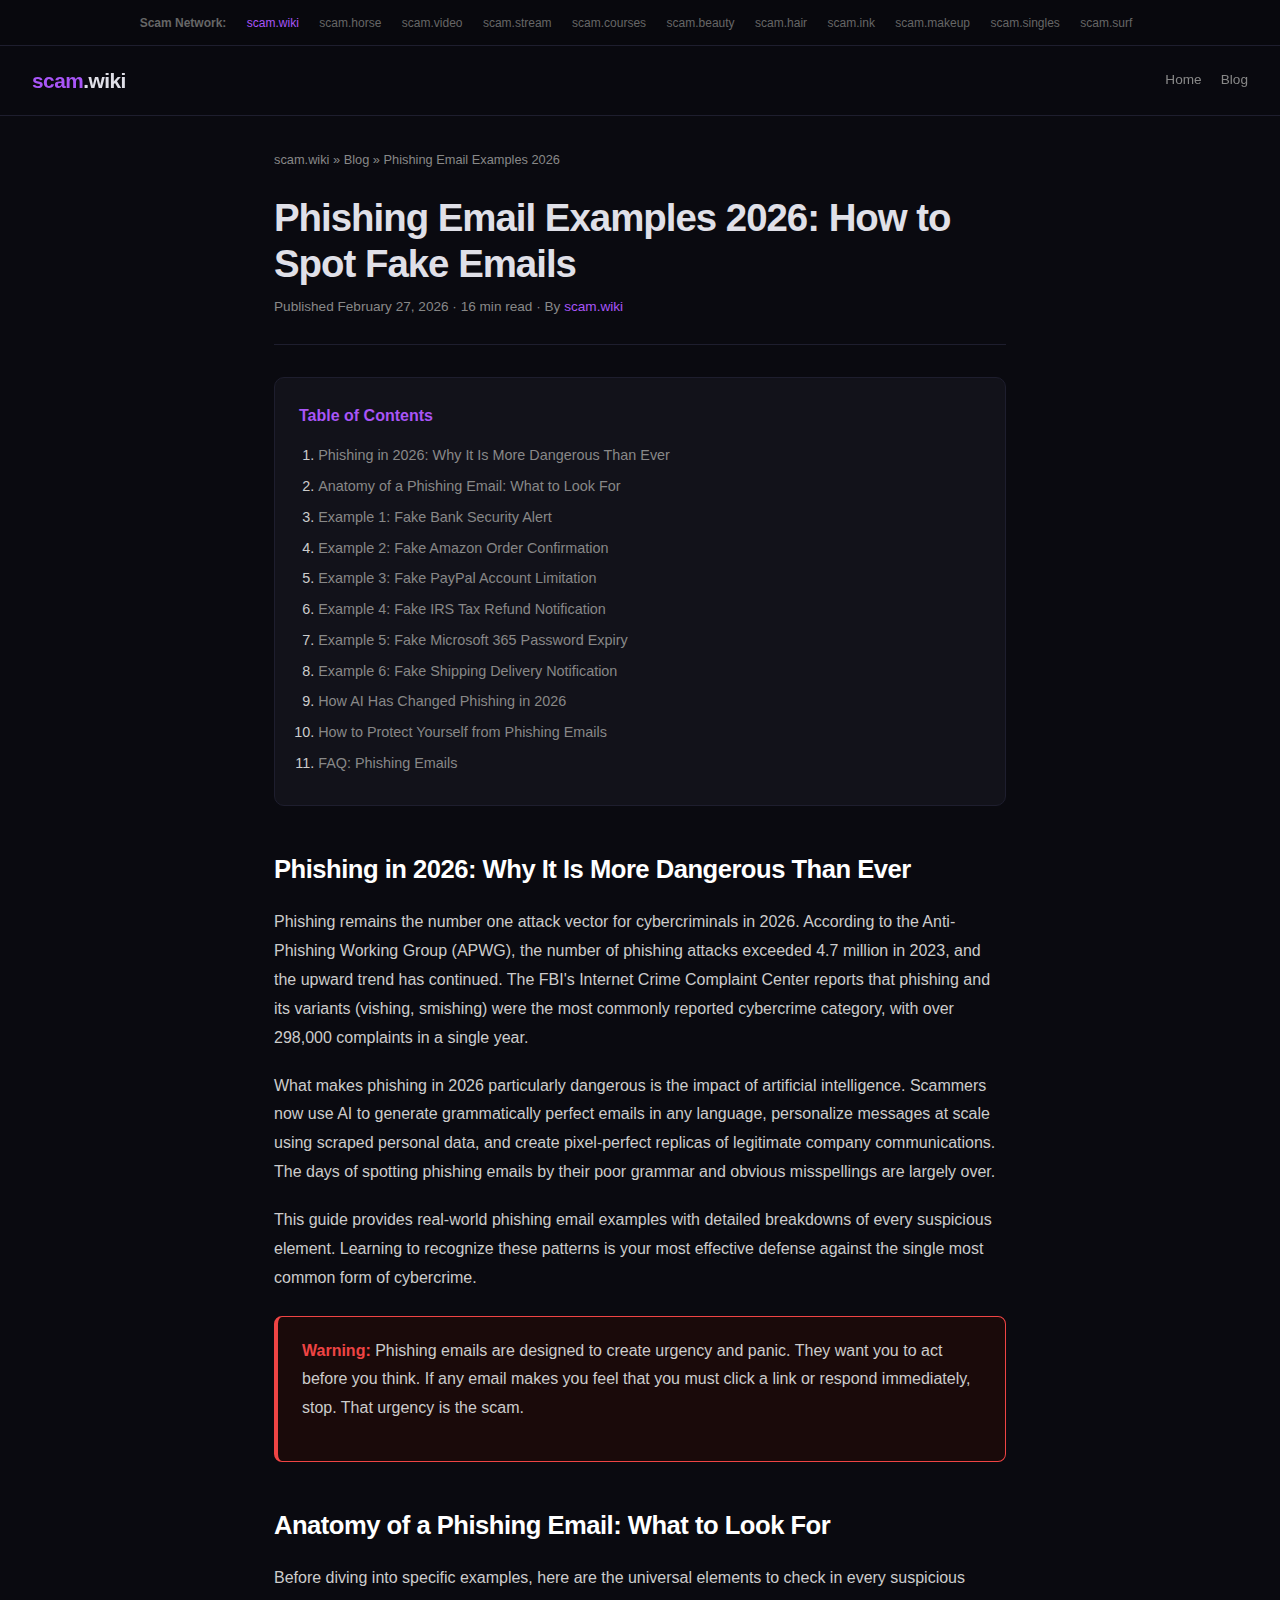
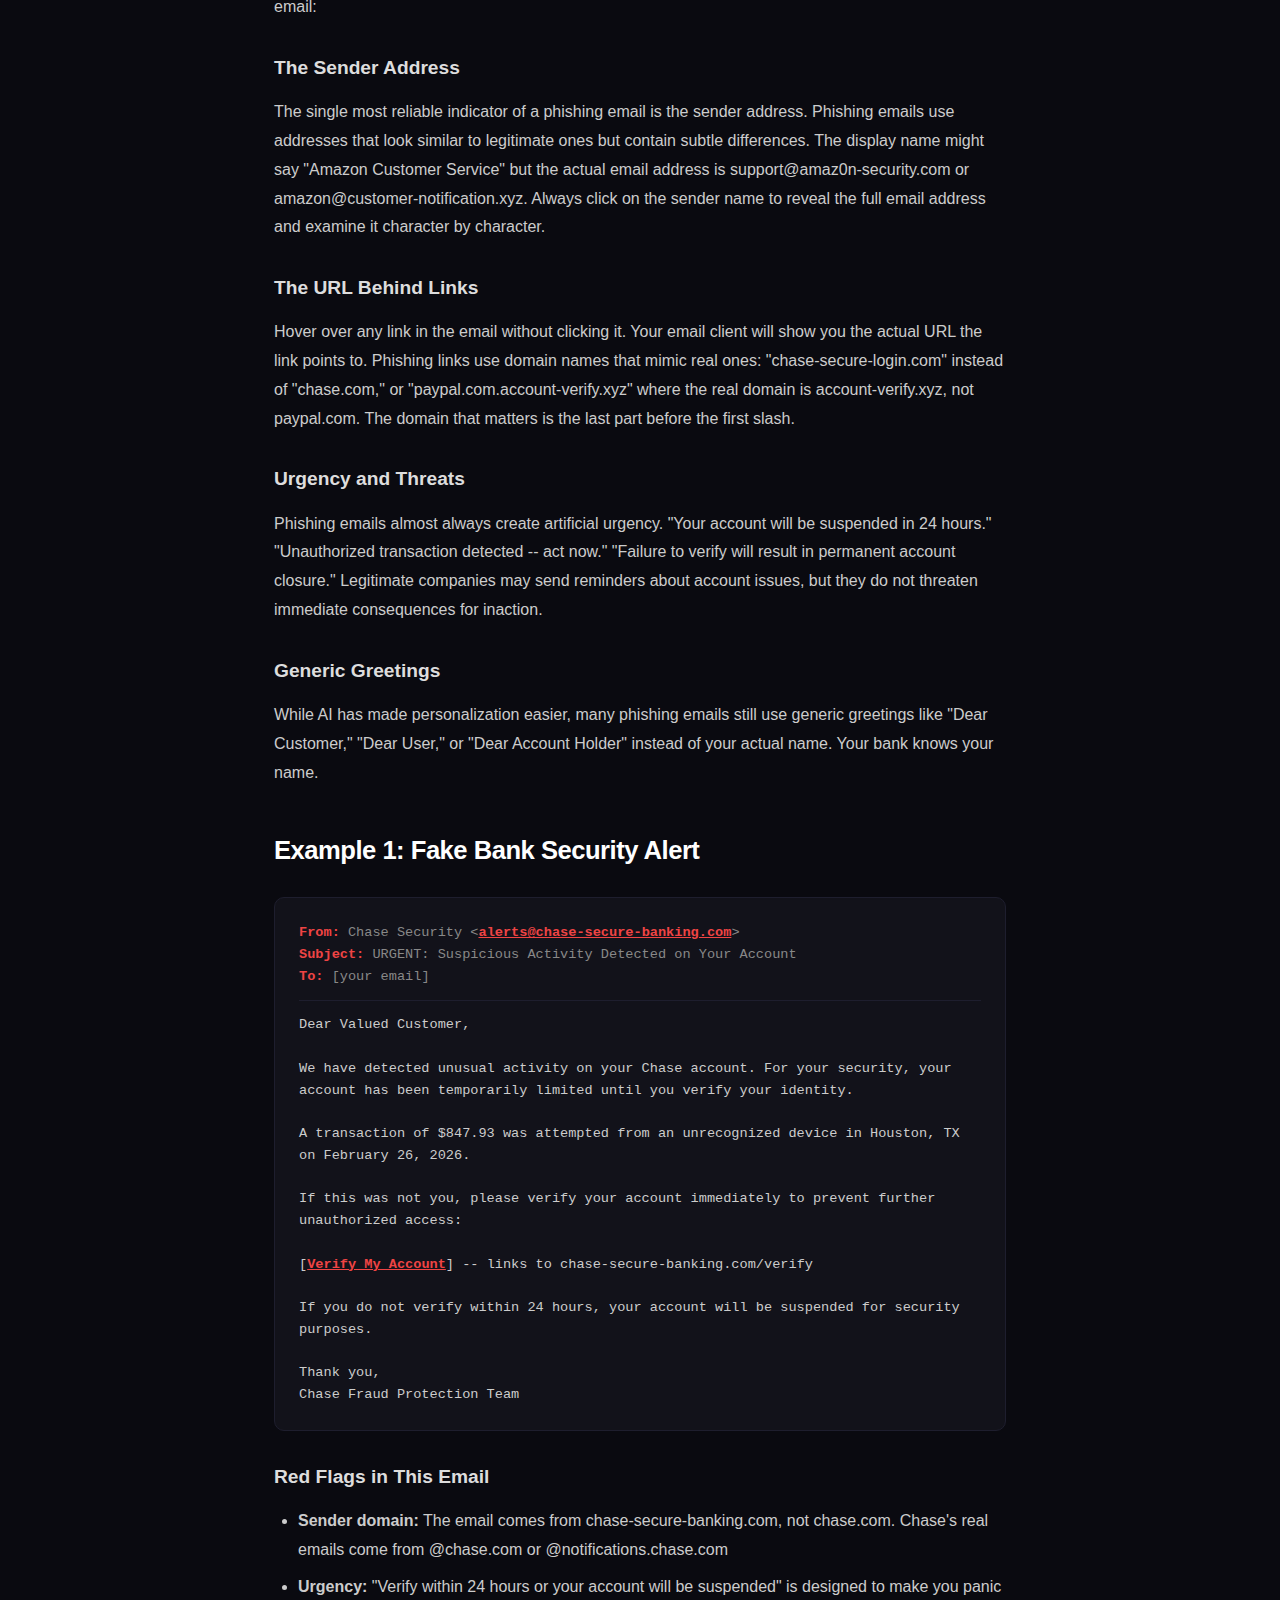
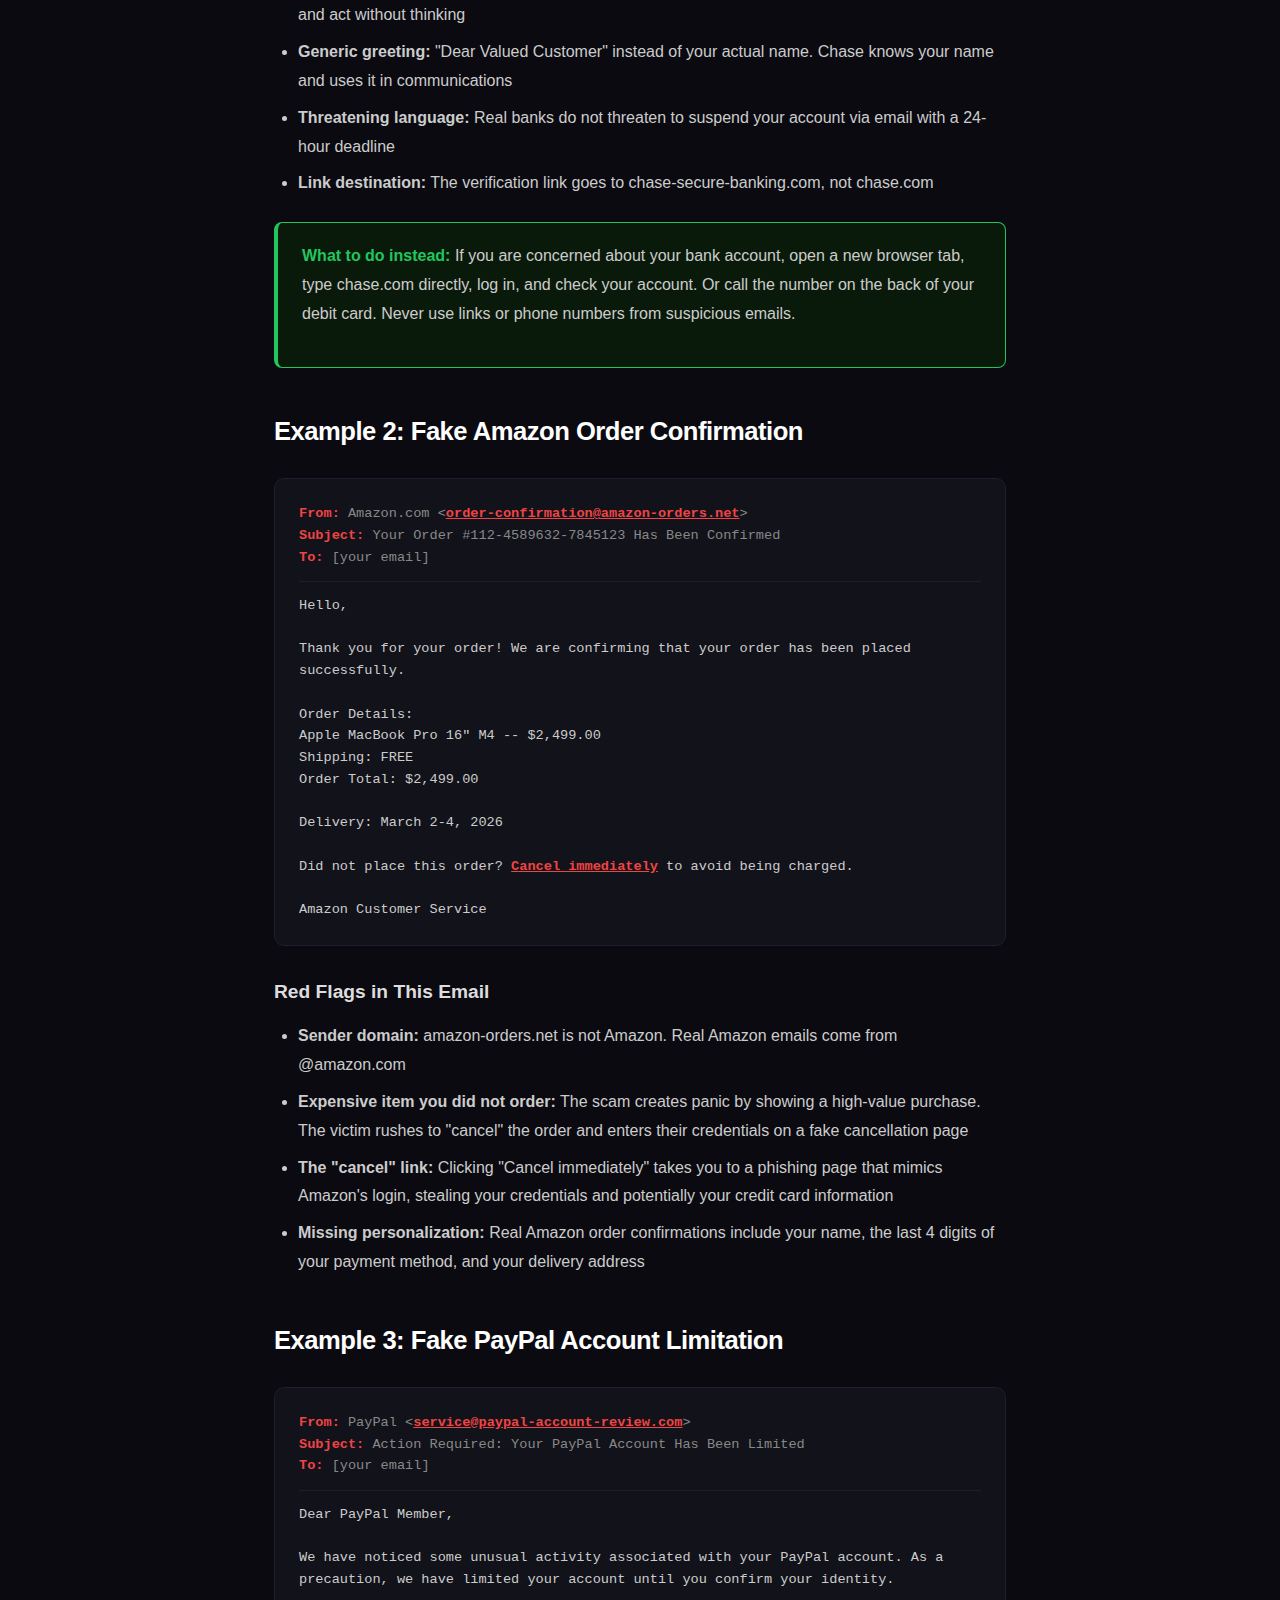
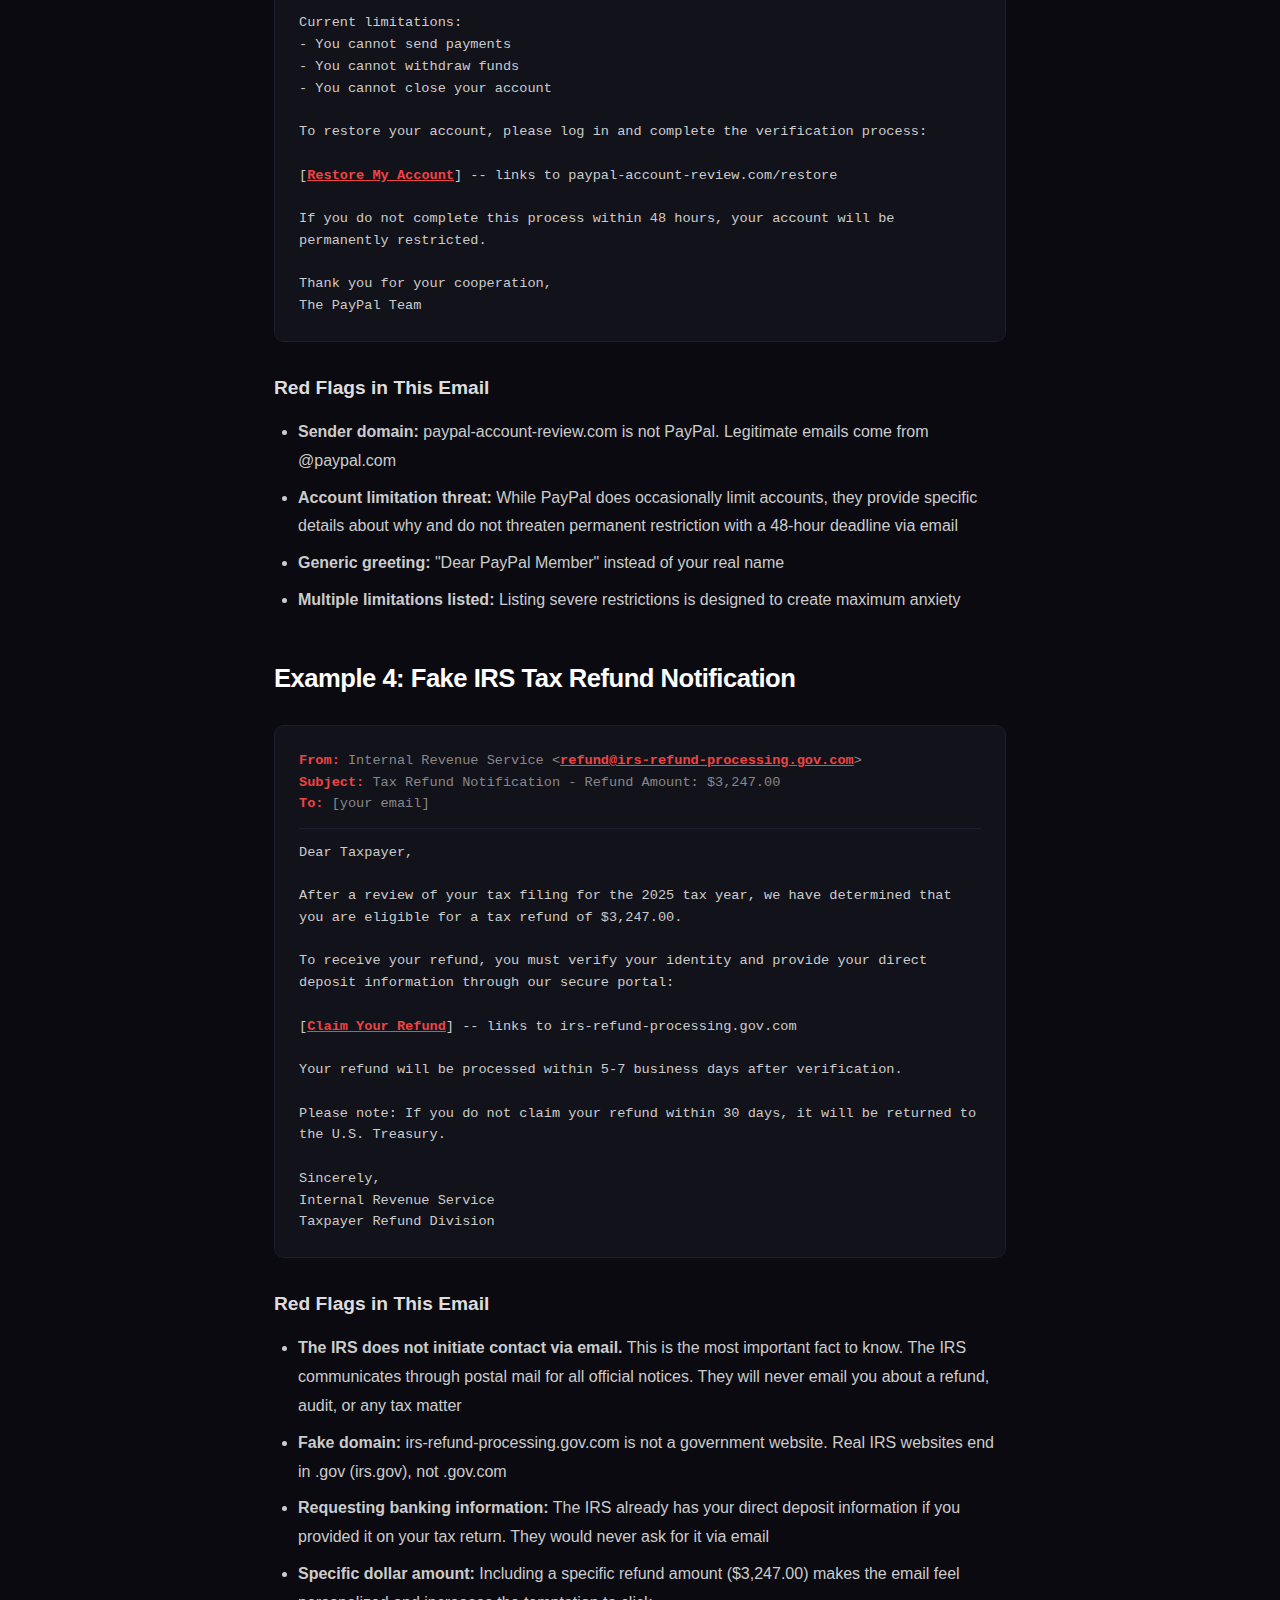
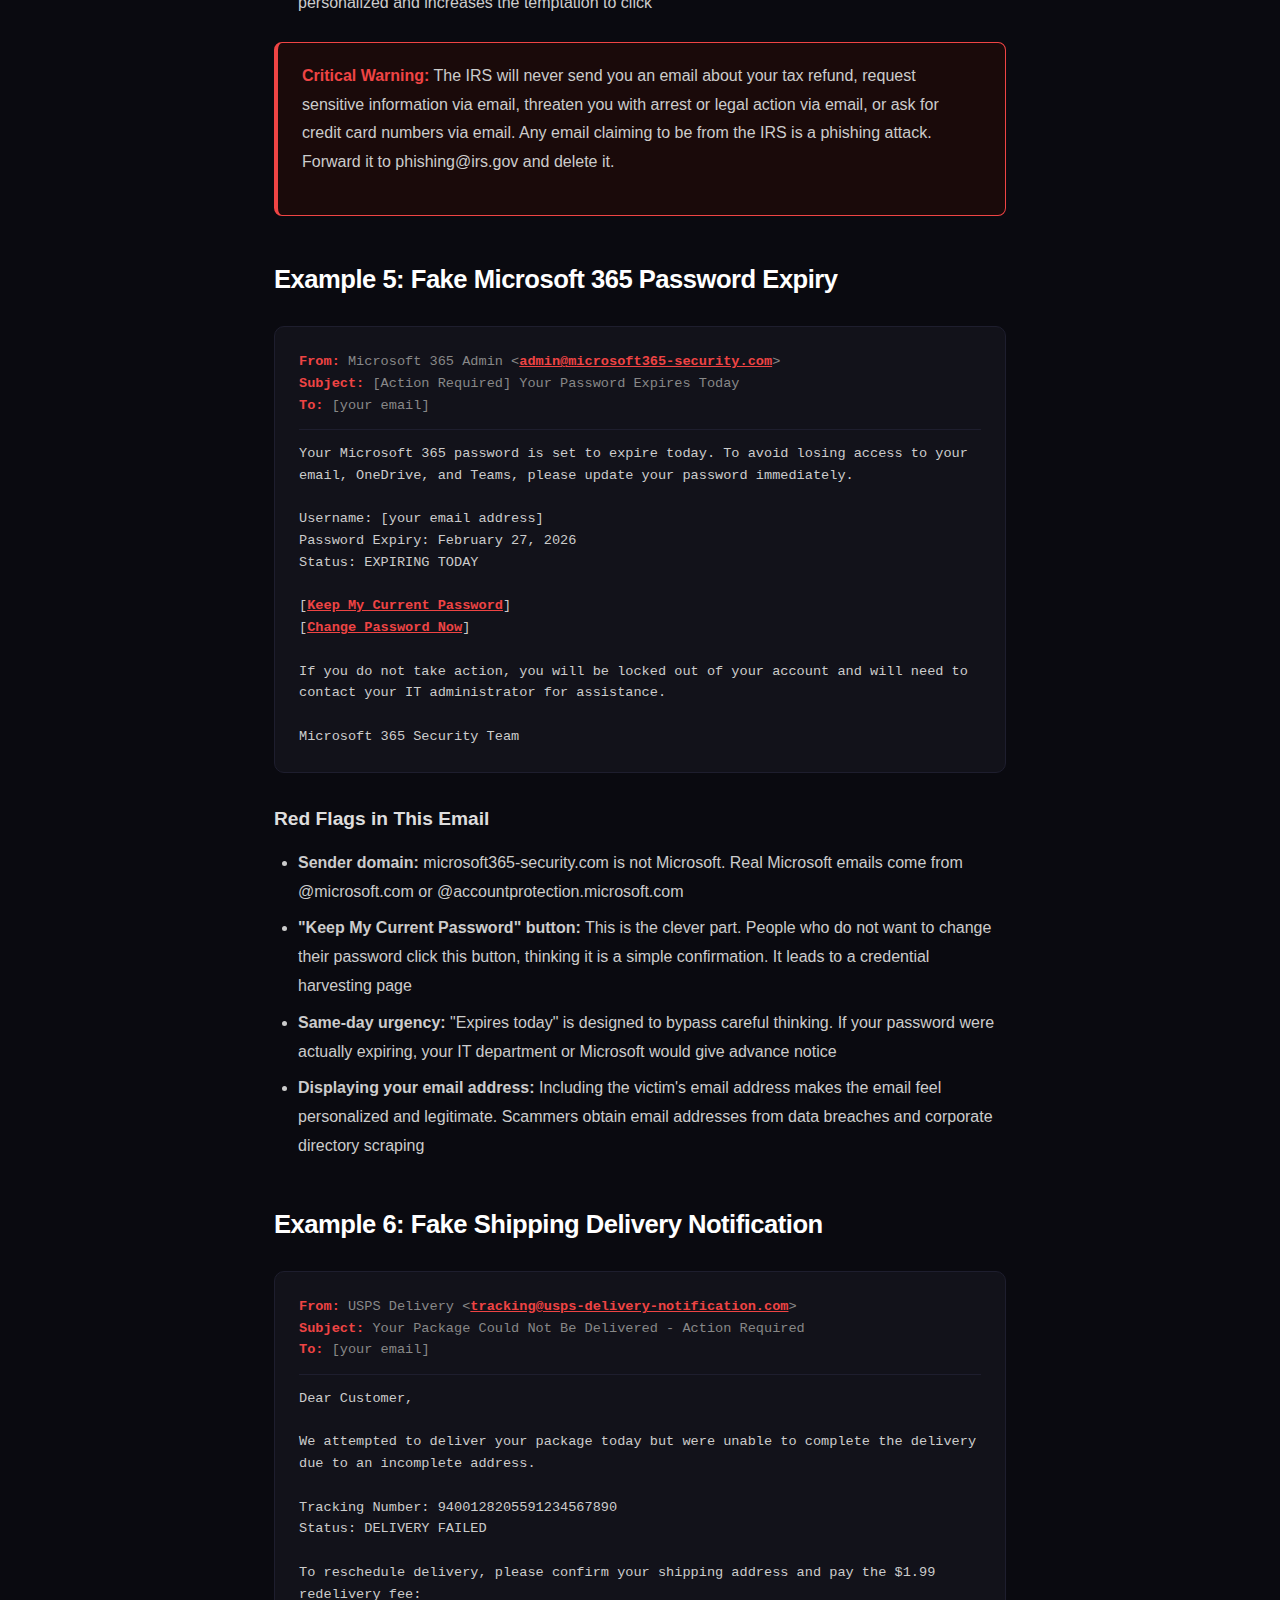
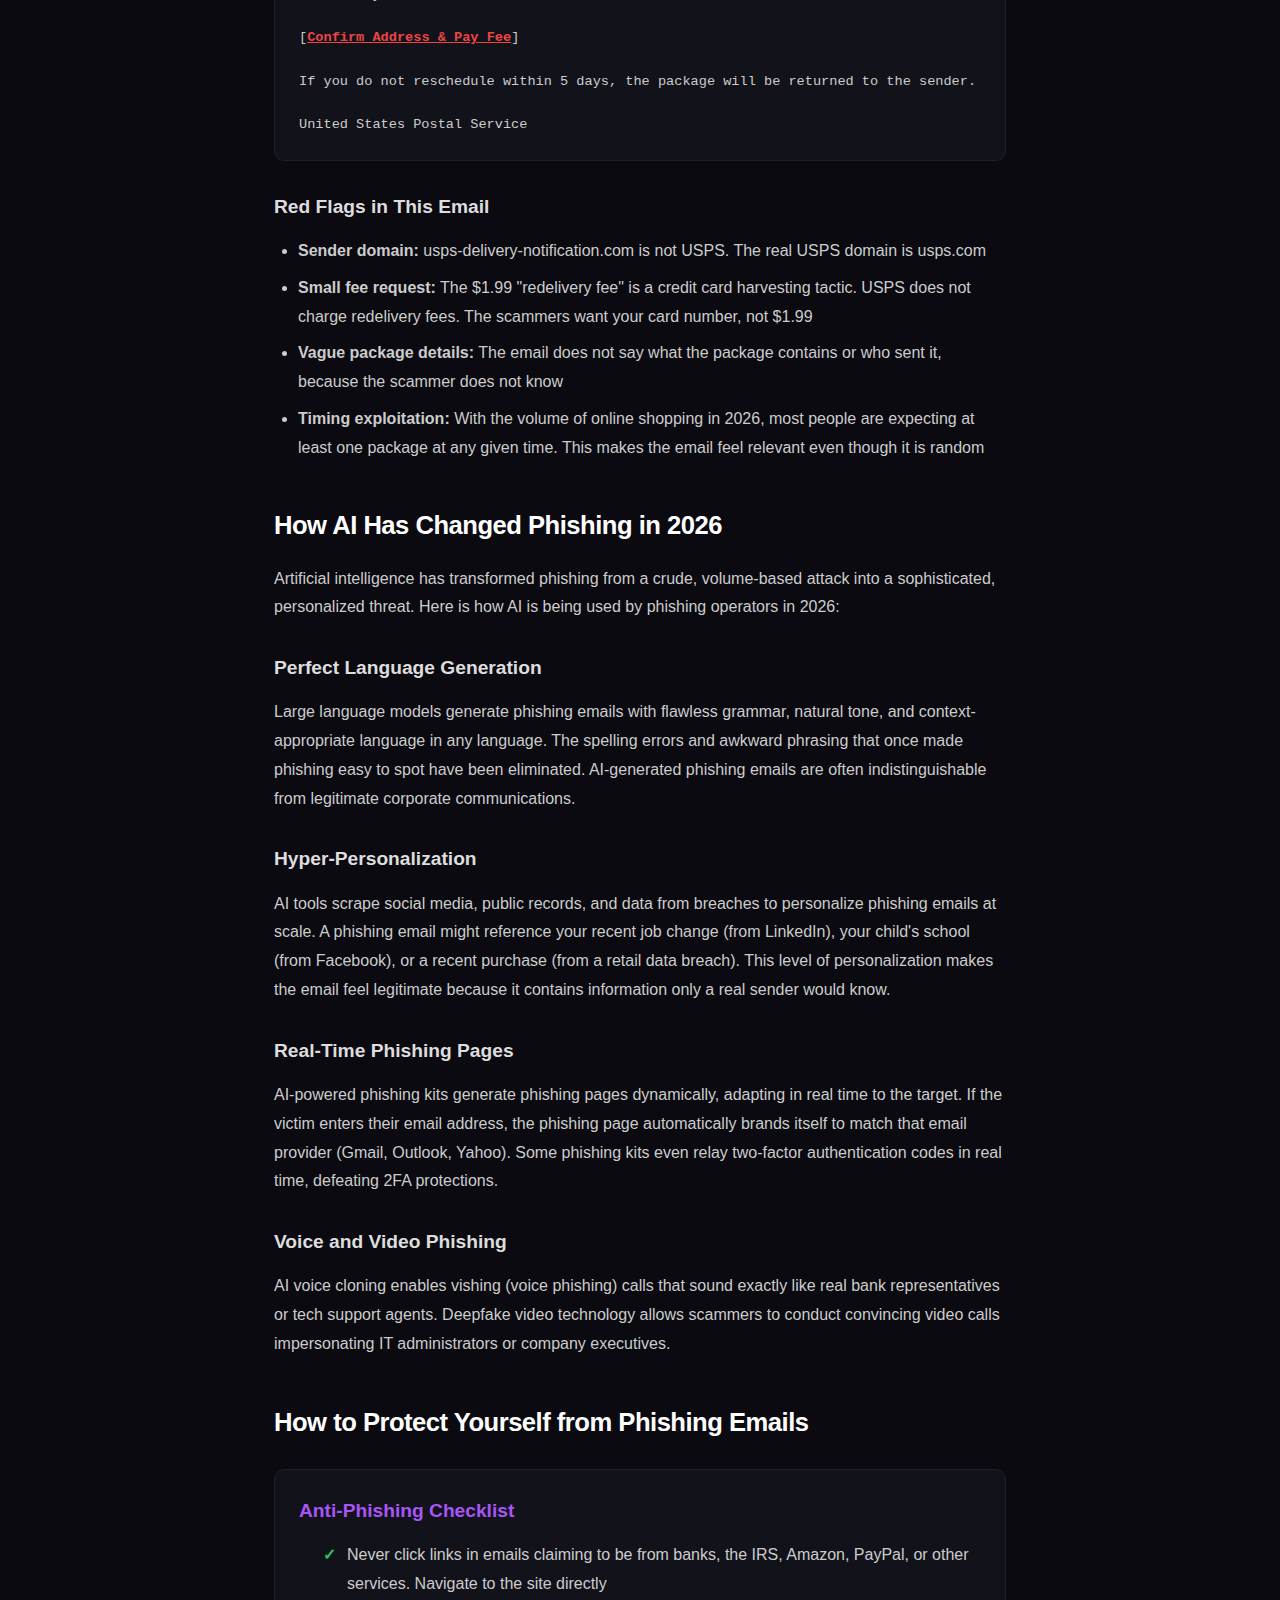
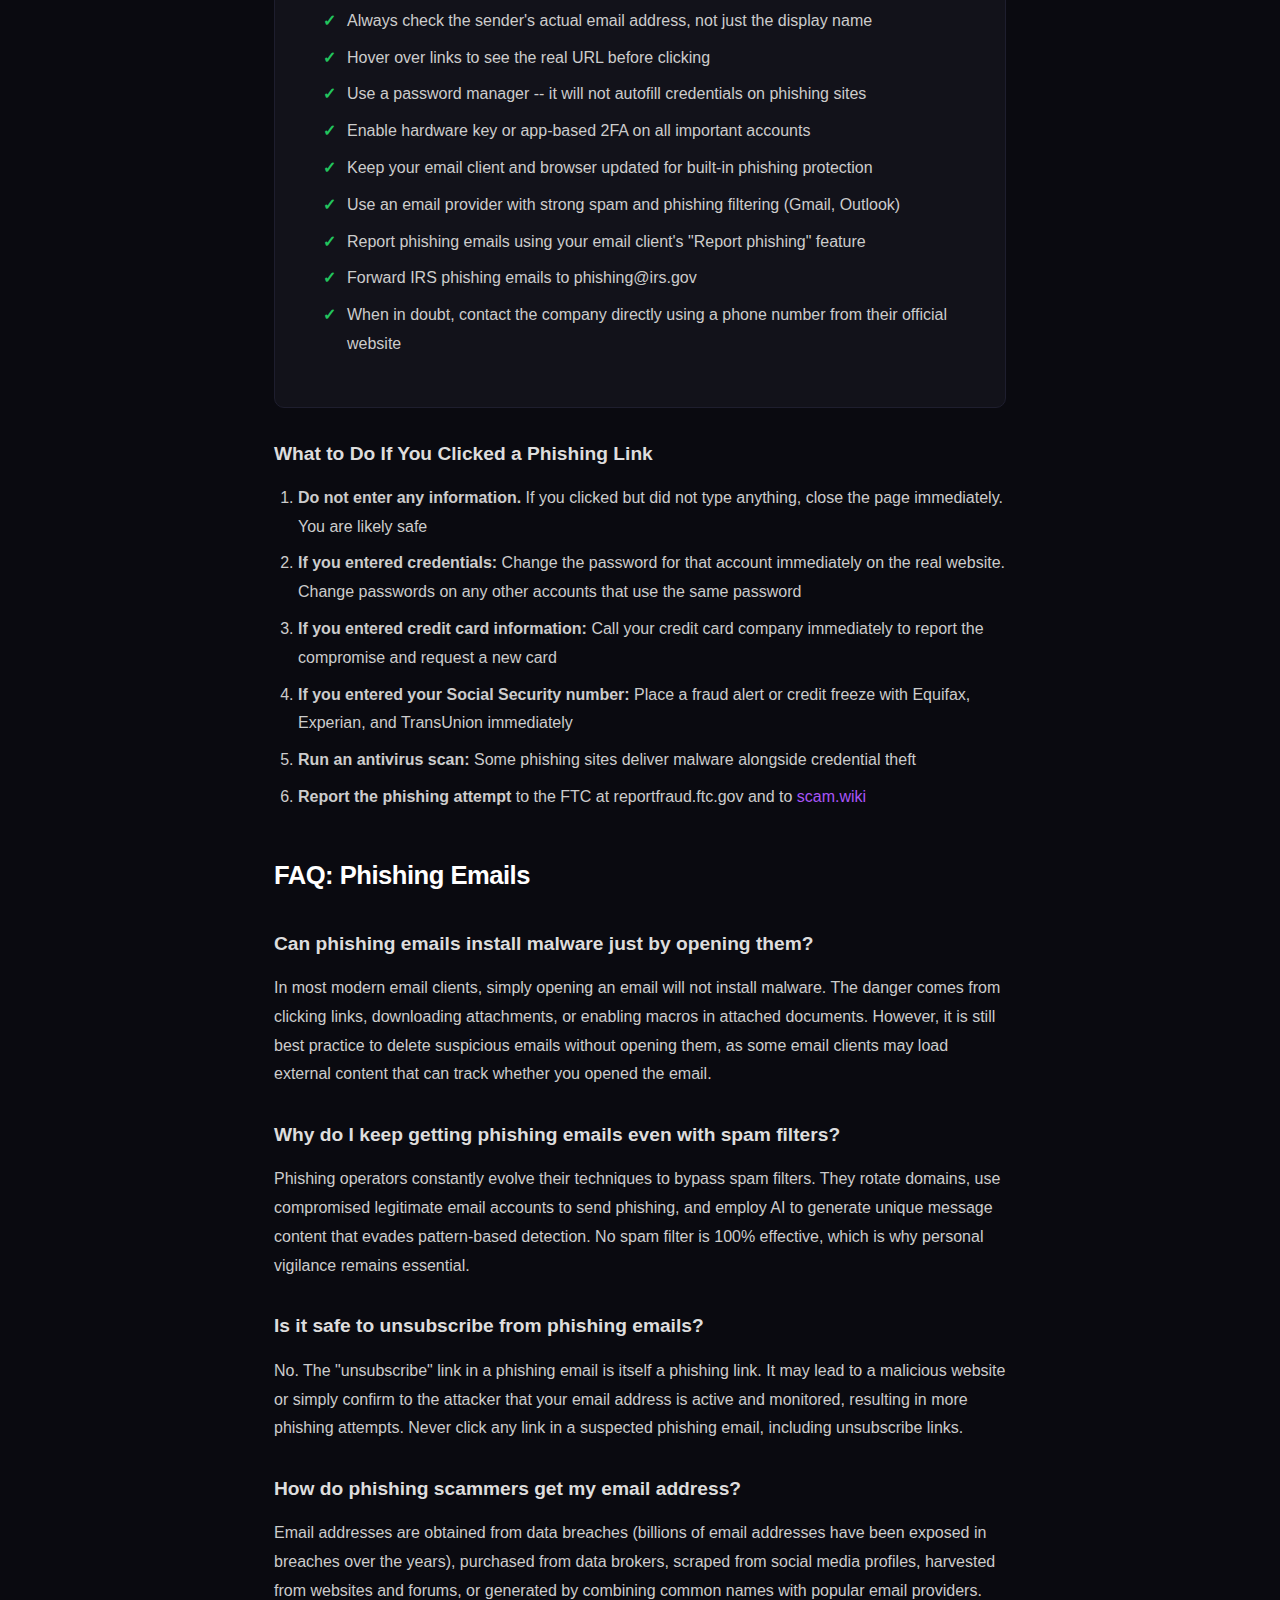
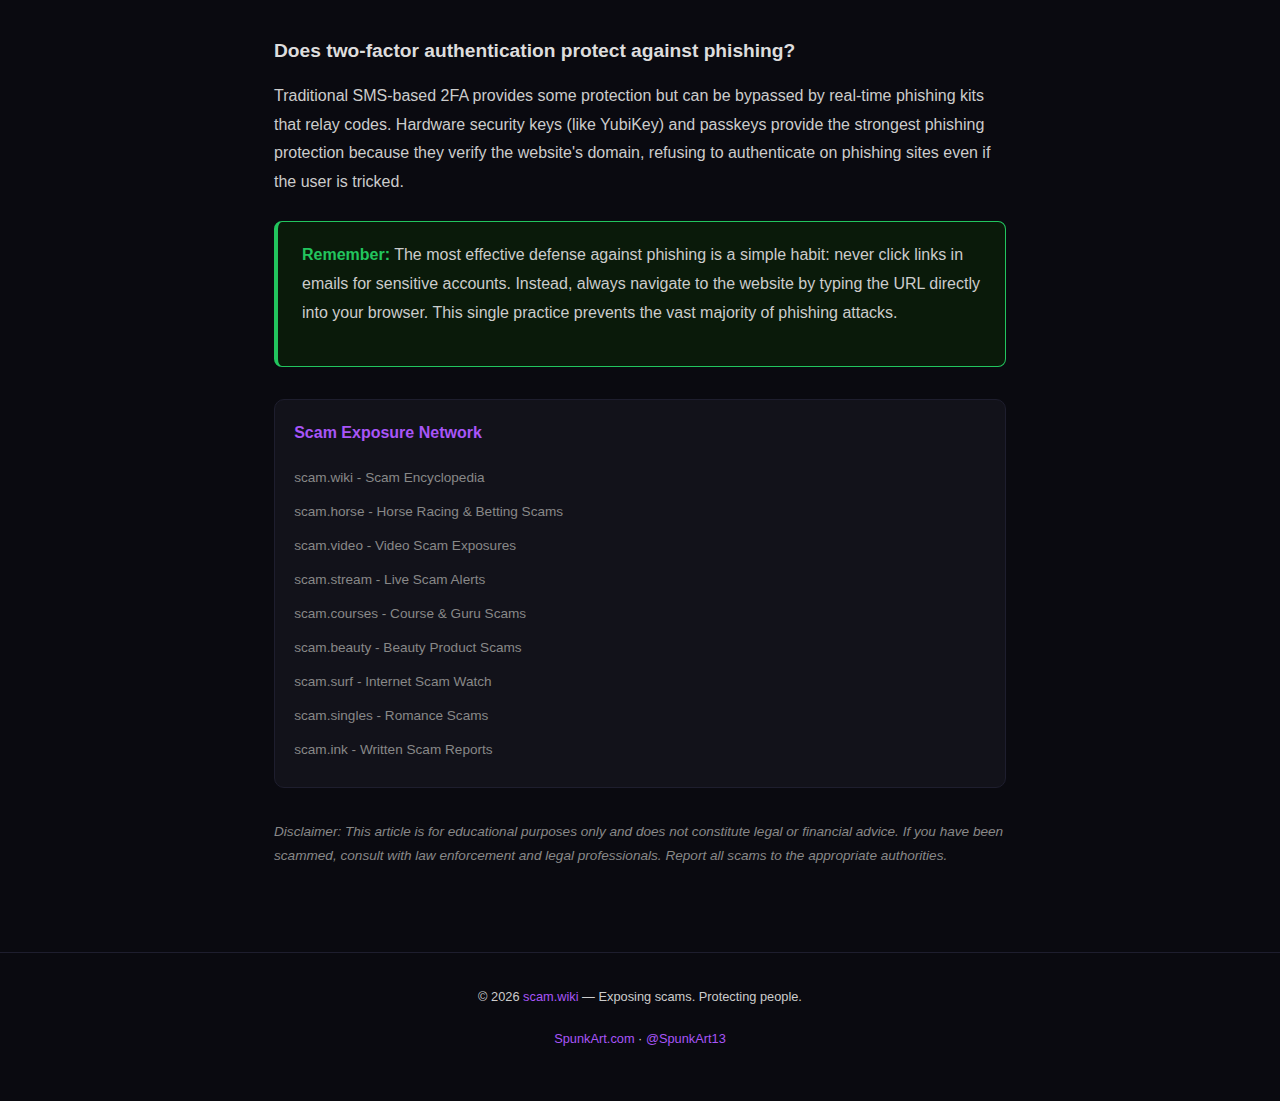
<file: blog/phishing-email-examples-2026.html>
<!DOCTYPE html>
<html lang="en">
<head>
<link rel="icon" href="data:image/svg+xml,<svg xmlns=%22http://www.w3.org/2000/svg%22 viewBox=%220 0 100 100%22><text y=%22.9em%22 font-size=%2290%22>⚡</text></svg>">
<script async src="https://pagead2.googlesyndication.com/pagead/js/adsbygoogle.js?client=ca-pub-6264503059486804" crossorigin="anonymous"></script>
<meta name="google-site-verification" content="L6gcsibTpo7niefadK8pVUYXxlx-9jLYVHdTkuFtO-o" />
<meta charset="UTF-8">
<meta name="viewport" content="width=device-width, initial-scale=1.0">
<title>Phishing Email Examples 2026: How to Spot Fake Emails | scam.wiki</title>
<meta name="description" content="Real phishing email examples from 2026. Learn how to spot fake emails from banks, Amazon, PayPal, the IRS, and more. Side-by-side comparisons of real vs fake emails with detailed analysis.">
<meta name="keywords" content="phishing email examples 2026, how to spot fake emails, phishing examples, fake email scam, email scam examples, phishing email signs, spoof email detection">
<meta name="author" content="scam.wiki">
<meta name="robots" content="index, follow, max-snippet:-1, max-image-preview:large">
<link rel="canonical" href="https://scam.wiki/blog/phishing-email-examples-2026.html">
<meta property="og:type" content="article">
<meta property="og:title" content="Phishing Email Examples 2026: How to Spot Fake Emails">
<meta property="og:description" content="Real phishing email examples from 2026. Learn how to identify fake emails from banks, Amazon, PayPal, the IRS, and more with detailed breakdowns.">
<meta property="og:url" content="https://scam.wiki/blog/phishing-email-examples-2026.html">
<meta property="og:site_name" content="scam.wiki">
<meta property="og:image" content="https://scam.wiki/og-image.svg">
<meta property="article:published_time" content="2026-02-27">
<meta name="twitter:card" content="summary_large_image">
<meta name="twitter:title" content="Phishing Email Examples 2026: How to Spot Fake Emails">
<meta name="twitter:description" content="Real phishing email examples from 2026 with detailed analysis. Learn to spot fake emails before they steal your data.">
<meta name="twitter:image" content="https://scam.wiki/og-image.svg">
<meta name="twitter:site" content="@SpunkArt13">
<script type="application/ld+json">
{
  "@context": "https://schema.org",
  "@type": "Article",
  "headline": "Phishing Email Examples 2026: How to Spot Fake Emails",
  "description": "Real phishing email examples from 2026. Learn how to spot fake emails from banks, Amazon, PayPal, the IRS, and more. Detailed analysis and prevention tips.",
  "author": {"@type": "Organization", "name": "scam.wiki", "url": "https://scam.wiki"},
  "publisher": {"@type": "Organization", "name": "scam.wiki", "url": "https://scam.wiki"},
  "datePublished": "2026-02-27",
  "dateModified": "2026-02-27",
  "mainEntityOfPage": {"@type": "WebPage", "@id": "https://scam.wiki/blog/phishing-email-examples-2026.html"},
  "image": "https://scam.wiki/og-image.svg",
  "keywords": ["phishing email examples", "fake email detection", "email scam 2026", "phishing prevention", "spoof email signs"]
}
</script>
<!-- Google Analytics -->
<script async src="https://www.googletagmanager.com/gtag/js?id=G-GVNL11PEGP"></script>
<script>window.dataLayer=window.dataLayer||[];function gtag(){dataLayer.push(arguments);}gtag('js',new Date());gtag('config','G-GVNL11PEGP');</script>
<!-- Clarity -->
<script type="text/javascript">(function(c,l,a,r,i,t,y){c[a]=c[a]||function(){(c[a].q=c[a].q||[]).push(arguments)};t=l.createElement(r);t.async=1;t.src="https://www.clarity.ms/tag/"+i;y=l.getElementsByTagName(r)[0];y.parentNode.insertBefore(t,y);})(window,document,"clarity","script","lhq9spj7gz");</script>
<style>
  *{margin:0;padding:0;box-sizing:border-box;}
  :root{--bg:#0a0a10;--surface:#12121a;--border:#1e1e2e;--text:#e0e0e8;--dim:#888;--accent:#a855f7;--red:#ef4444;--green:#22c55e;}
  body{background:var(--bg);color:var(--text);font-family:-apple-system,BlinkMacSystemFont,'Segoe UI',sans-serif;line-height:1.8;}
  a{color:var(--accent);text-decoration:none;}
  a:hover{text-decoration:underline;}
  .nav{background:rgba(10,10,16,0.95);backdrop-filter:blur(10px);border-bottom:1px solid var(--border);padding:1rem 2rem;position:sticky;top:0;z-index:100;display:flex;align-items:center;justify-content:space-between;}
  .logo{font-size:1.3rem;font-weight:800;letter-spacing:-0.5px;}
  .logo span{color:var(--accent);}
  .nav-links{display:flex;gap:1.2rem;font-size:0.85rem;}
  .nav-links a{color:var(--dim);}
  .nav-links a:hover{color:var(--text);text-decoration:none;}
  .network-bar{background:#08080d;border-bottom:1px solid var(--border);padding:0.5rem 1rem;text-align:center;overflow-x:auto;white-space:nowrap;}
  .network-bar a{color:#666;font-size:0.75rem;margin:0 0.5rem;transition:color 0.2s;}
  .network-bar a:hover,.network-bar a.active{color:var(--accent);}
  .article{max-width:780px;margin:0 auto;padding:2rem 1.5rem 4rem;}
  .breadcrumb{font-size:0.8rem;color:var(--dim);margin-bottom:1.5rem;}
  .breadcrumb a{color:var(--dim);}
  h1{font-size:2.4rem;font-weight:900;letter-spacing:-1px;line-height:1.2;margin-bottom:0.5rem;}
  .meta{color:var(--dim);font-size:0.85rem;margin-bottom:2rem;padding-bottom:1.5rem;border-bottom:1px solid var(--border);}
  h2{font-size:1.6rem;font-weight:800;margin:2.5rem 0 1rem;letter-spacing:-0.5px;color:#fff;}
  h3{font-size:1.2rem;font-weight:700;margin:1.8rem 0 0.8rem;color:#ddd;}
  p{margin-bottom:1.2rem;color:#ccc;}
  ul,ol{margin:0 0 1.5rem 1.5rem;color:#ccc;}
  li{margin-bottom:0.5rem;}
  .warning-box{background:#1a0a0a;border:1px solid var(--red);border-left:4px solid var(--red);border-radius:8px;padding:1.2rem 1.5rem;margin:1.5rem 0;}
  .warning-box strong{color:var(--red);}
  .safe-box{background:#0a1a0a;border:1px solid var(--green);border-left:4px solid var(--green);border-radius:8px;padding:1.2rem 1.5rem;margin:1.5rem 0;}
  .safe-box strong{color:var(--green);}
  .highlight-box{background:var(--surface);border:1px solid var(--border);border-left:3px solid var(--accent);border-radius:8px;padding:1.2rem 1.5rem;margin:1.5rem 0;}
  .checklist{background:var(--surface);border:1px solid var(--border);border-radius:10px;padding:1.5rem;margin:1.5rem 0;}
  .checklist h3{margin:0 0 0.8rem;color:var(--accent);}
  .checklist li{list-style:none;padding-left:1.5rem;position:relative;}
  .checklist li::before{content:"\2713";position:absolute;left:0;color:var(--green);font-weight:bold;}
  .toc{background:var(--surface);border:1px solid var(--border);border-radius:10px;padding:1.5rem;margin-bottom:2rem;}
  .toc h3{margin:0 0 0.8rem;font-size:1rem;color:var(--accent);}
  .toc ol{margin:0 0 0 1.2rem;}
  .toc li{margin-bottom:0.3rem;font-size:0.9rem;}
  .toc a{color:var(--dim);}
  .sidebar-links{background:var(--surface);border:1px solid var(--border);border-radius:10px;padding:1.2rem;margin:2rem 0;}
  .sidebar-links h3{font-size:1rem;color:var(--accent);margin:0 0 0.8rem;}
  .sidebar-links a{display:block;color:var(--dim);font-size:0.85rem;padding:0.3rem 0;}
  footer{text-align:center;padding:2rem;border-top:1px solid var(--border);color:var(--dim);font-size:0.8rem;}
  .email-example{background:var(--surface);border:1px solid var(--border);border-radius:10px;padding:1.5rem;margin:1.5rem 0;font-family:monospace;font-size:0.85rem;line-height:1.6;color:#ccc;}
  .email-example .email-header{color:var(--dim);margin-bottom:0.8rem;padding-bottom:0.8rem;border-bottom:1px solid var(--border);}
  .email-example .email-header strong{color:var(--red);}
  .email-example .email-body{color:#ccc;}
  .email-example .suspicious{color:var(--red);text-decoration:underline;font-weight:bold;}
  @media(max-width:768px){h1{font-size:1.8rem;}h2{font-size:1.3rem;}.article{padding:1.5rem 1rem 3rem;}}
</style>
</head>
<body>
<div class="network-bar">
  <span style="color:#666;font-size:0.75rem;font-weight:700;margin-right:0.5rem;">Scam Network:</span>
  <a href="https://scam.wiki" class="active">scam.wiki</a>
  <a href="https://scam.horse">scam.horse</a>
  <a href="https://scam.video">scam.video</a>
  <a href="https://scam.stream">scam.stream</a>
  <a href="https://scam.courses">scam.courses</a>
  <a href="https://scam.beauty">scam.beauty</a>
  <a href="https://scam.hair">scam.hair</a>
  <a href="https://scam.ink">scam.ink</a>
  <a href="https://scam.makeup">scam.makeup</a>
  <a href="https://scam.singles">scam.singles</a>
  <a href="https://scam.surf">scam.surf</a>
</div>
<nav class="nav">
  <div class="logo"><span>scam</span>.wiki</div>
  <div class="nav-links">
    <a href="https://scam.wiki/">Home</a>
    <a href="https://scam.wiki/blog/biggest-online-scams-2026.html">Blog</a>
  </div>
</nav>

<article class="article">
  <div class="breadcrumb">
    <a href="https://scam.wiki/">scam.wiki</a> &raquo; Blog &raquo; Phishing Email Examples 2026
  </div>

  <h1>Phishing Email Examples 2026: How to Spot Fake Emails</h1>
  <div class="meta">Published February 27, 2026 &middot; 16 min read &middot; By <a href="https://scam.wiki/">scam.wiki</a></div>

  <div class="toc">
    <h3>Table of Contents</h3>
    <ol>
      <li><a href="#overview">Phishing in 2026: Why It Is More Dangerous Than Ever</a></li>
      <li><a href="#anatomy">Anatomy of a Phishing Email: What to Look For</a></li>
      <li><a href="#bank-phishing">Example 1: Fake Bank Security Alert</a></li>
      <li><a href="#amazon-phishing">Example 2: Fake Amazon Order Confirmation</a></li>
      <li><a href="#paypal-phishing">Example 3: Fake PayPal Account Limitation</a></li>
      <li><a href="#irs-phishing">Example 4: Fake IRS Tax Refund Notification</a></li>
      <li><a href="#microsoft-phishing">Example 5: Fake Microsoft 365 Password Expiry</a></li>
      <li><a href="#shipping-phishing">Example 6: Fake Shipping Delivery Notification</a></li>
      <li><a href="#ai-phishing">How AI Has Changed Phishing in 2026</a></li>
      <li><a href="#protection">How to Protect Yourself from Phishing Emails</a></li>
      <li><a href="#faq">FAQ: Phishing Emails</a></li>
    </ol>
  </div>

  <h2 id="overview">Phishing in 2026: Why It Is More Dangerous Than Ever</h2>
  <p>Phishing remains the number one attack vector for cybercriminals in 2026. According to the Anti-Phishing Working Group (APWG), the number of phishing attacks exceeded 4.7 million in 2023, and the upward trend has continued. The FBI's Internet Crime Complaint Center reports that phishing and its variants (vishing, smishing) were the most commonly reported cybercrime category, with over 298,000 complaints in a single year.</p>
  <p>What makes phishing in 2026 particularly dangerous is the impact of artificial intelligence. Scammers now use AI to generate grammatically perfect emails in any language, personalize messages at scale using scraped personal data, and create pixel-perfect replicas of legitimate company communications. The days of spotting phishing emails by their poor grammar and obvious misspellings are largely over.</p>
  <p>This guide provides real-world phishing email examples with detailed breakdowns of every suspicious element. Learning to recognize these patterns is your most effective defense against the single most common form of cybercrime.</p>

  <div class="warning-box">
    <p><strong>Warning:</strong> Phishing emails are designed to create urgency and panic. They want you to act before you think. If any email makes you feel that you must click a link or respond immediately, stop. That urgency is the scam.</p>
  </div>

  <h2 id="anatomy">Anatomy of a Phishing Email: What to Look For</h2>
  <p>Before diving into specific examples, here are the universal elements to check in every suspicious email:</p>

  <h3>The Sender Address</h3>
  <p>The single most reliable indicator of a phishing email is the sender address. Phishing emails use addresses that look similar to legitimate ones but contain subtle differences. The display name might say "Amazon Customer Service" but the actual email address is support@amaz0n-security.com or amazon@customer-notification.xyz. Always click on the sender name to reveal the full email address and examine it character by character.</p>

  <h3>The URL Behind Links</h3>
  <p>Hover over any link in the email without clicking it. Your email client will show you the actual URL the link points to. Phishing links use domain names that mimic real ones: "chase-secure-login.com" instead of "chase.com," or "paypal.com.account-verify.xyz" where the real domain is account-verify.xyz, not paypal.com. The domain that matters is the last part before the first slash.</p>

  <h3>Urgency and Threats</h3>
  <p>Phishing emails almost always create artificial urgency. "Your account will be suspended in 24 hours." "Unauthorized transaction detected -- act now." "Failure to verify will result in permanent account closure." Legitimate companies may send reminders about account issues, but they do not threaten immediate consequences for inaction.</p>

  <h3>Generic Greetings</h3>
  <p>While AI has made personalization easier, many phishing emails still use generic greetings like "Dear Customer," "Dear User," or "Dear Account Holder" instead of your actual name. Your bank knows your name.</p>

  <h2 id="bank-phishing">Example 1: Fake Bank Security Alert</h2>

  <div class="email-example">
    <div class="email-header">
      <strong>From:</strong> Chase Security &lt;<span class="suspicious">alerts@chase-secure-banking.com</span>&gt;<br>
      <strong>Subject:</strong> URGENT: Suspicious Activity Detected on Your Account<br>
      <strong>To:</strong> [your email]
    </div>
    <div class="email-body">
      Dear Valued Customer,<br><br>
      We have detected unusual activity on your Chase account. For your security, your account has been temporarily limited until you verify your identity.<br><br>
      A transaction of $847.93 was attempted from an unrecognized device in Houston, TX on February 26, 2026.<br><br>
      If this was not you, please verify your account immediately to prevent further unauthorized access:<br><br>
      [<span class="suspicious">Verify My Account</span>] -- links to chase-secure-banking.com/verify<br><br>
      If you do not verify within 24 hours, your account will be suspended for security purposes.<br><br>
      Thank you,<br>
      Chase Fraud Protection Team
    </div>
  </div>

  <h3>Red Flags in This Email</h3>
  <ul>
    <li><strong>Sender domain:</strong> The email comes from chase-secure-banking.com, not chase.com. Chase's real emails come from @chase.com or @notifications.chase.com</li>
    <li><strong>Urgency:</strong> "Verify within 24 hours or your account will be suspended" is designed to make you panic and act without thinking</li>
    <li><strong>Generic greeting:</strong> "Dear Valued Customer" instead of your actual name. Chase knows your name and uses it in communications</li>
    <li><strong>Threatening language:</strong> Real banks do not threaten to suspend your account via email with a 24-hour deadline</li>
    <li><strong>Link destination:</strong> The verification link goes to chase-secure-banking.com, not chase.com</li>
  </ul>

  <div class="safe-box">
    <p><strong>What to do instead:</strong> If you are concerned about your bank account, open a new browser tab, type chase.com directly, log in, and check your account. Or call the number on the back of your debit card. Never use links or phone numbers from suspicious emails.</p>
  </div>

  <h2 id="amazon-phishing">Example 2: Fake Amazon Order Confirmation</h2>

  <div class="email-example">
    <div class="email-header">
      <strong>From:</strong> Amazon.com &lt;<span class="suspicious">order-confirmation@amazon-orders.net</span>&gt;<br>
      <strong>Subject:</strong> Your Order #112-4589632-7845123 Has Been Confirmed<br>
      <strong>To:</strong> [your email]
    </div>
    <div class="email-body">
      Hello,<br><br>
      Thank you for your order! We are confirming that your order has been placed successfully.<br><br>
      Order Details:<br>
      Apple MacBook Pro 16" M4 -- $2,499.00<br>
      Shipping: FREE<br>
      Order Total: $2,499.00<br><br>
      Delivery: March 2-4, 2026<br><br>
      Did not place this order? <span class="suspicious">Cancel immediately</span> to avoid being charged.<br><br>
      Amazon Customer Service
    </div>
  </div>

  <h3>Red Flags in This Email</h3>
  <ul>
    <li><strong>Sender domain:</strong> amazon-orders.net is not Amazon. Real Amazon emails come from @amazon.com</li>
    <li><strong>Expensive item you did not order:</strong> The scam creates panic by showing a high-value purchase. The victim rushes to "cancel" the order and enters their credentials on a fake cancellation page</li>
    <li><strong>The "cancel" link:</strong> Clicking "Cancel immediately" takes you to a phishing page that mimics Amazon's login, stealing your credentials and potentially your credit card information</li>
    <li><strong>Missing personalization:</strong> Real Amazon order confirmations include your name, the last 4 digits of your payment method, and your delivery address</li>
  </ul>

  <h2 id="paypal-phishing">Example 3: Fake PayPal Account Limitation</h2>

  <div class="email-example">
    <div class="email-header">
      <strong>From:</strong> PayPal &lt;<span class="suspicious">service@paypal-account-review.com</span>&gt;<br>
      <strong>Subject:</strong> Action Required: Your PayPal Account Has Been Limited<br>
      <strong>To:</strong> [your email]
    </div>
    <div class="email-body">
      Dear PayPal Member,<br><br>
      We have noticed some unusual activity associated with your PayPal account. As a precaution, we have limited your account until you confirm your identity.<br><br>
      Current limitations:<br>
      - You cannot send payments<br>
      - You cannot withdraw funds<br>
      - You cannot close your account<br><br>
      To restore your account, please log in and complete the verification process:<br><br>
      [<span class="suspicious">Restore My Account</span>] -- links to paypal-account-review.com/restore<br><br>
      If you do not complete this process within 48 hours, your account will be permanently restricted.<br><br>
      Thank you for your cooperation,<br>
      The PayPal Team
    </div>
  </div>

  <h3>Red Flags in This Email</h3>
  <ul>
    <li><strong>Sender domain:</strong> paypal-account-review.com is not PayPal. Legitimate emails come from @paypal.com</li>
    <li><strong>Account limitation threat:</strong> While PayPal does occasionally limit accounts, they provide specific details about why and do not threaten permanent restriction with a 48-hour deadline via email</li>
    <li><strong>Generic greeting:</strong> "Dear PayPal Member" instead of your real name</li>
    <li><strong>Multiple limitations listed:</strong> Listing severe restrictions is designed to create maximum anxiety</li>
  </ul>

  <h2 id="irs-phishing">Example 4: Fake IRS Tax Refund Notification</h2>

  <div class="email-example">
    <div class="email-header">
      <strong>From:</strong> Internal Revenue Service &lt;<span class="suspicious">refund@irs-refund-processing.gov.com</span>&gt;<br>
      <strong>Subject:</strong> Tax Refund Notification - Refund Amount: $3,247.00<br>
      <strong>To:</strong> [your email]
    </div>
    <div class="email-body">
      Dear Taxpayer,<br><br>
      After a review of your tax filing for the 2025 tax year, we have determined that you are eligible for a tax refund of $3,247.00.<br><br>
      To receive your refund, you must verify your identity and provide your direct deposit information through our secure portal:<br><br>
      [<span class="suspicious">Claim Your Refund</span>] -- links to irs-refund-processing.gov.com<br><br>
      Your refund will be processed within 5-7 business days after verification.<br><br>
      Please note: If you do not claim your refund within 30 days, it will be returned to the U.S. Treasury.<br><br>
      Sincerely,<br>
      Internal Revenue Service<br>
      Taxpayer Refund Division
    </div>
  </div>

  <h3>Red Flags in This Email</h3>
  <ul>
    <li><strong>The IRS does not initiate contact via email.</strong> This is the most important fact to know. The IRS communicates through postal mail for all official notices. They will never email you about a refund, audit, or any tax matter</li>
    <li><strong>Fake domain:</strong> irs-refund-processing.gov.com is not a government website. Real IRS websites end in .gov (irs.gov), not .gov.com</li>
    <li><strong>Requesting banking information:</strong> The IRS already has your direct deposit information if you provided it on your tax return. They would never ask for it via email</li>
    <li><strong>Specific dollar amount:</strong> Including a specific refund amount ($3,247.00) makes the email feel personalized and increases the temptation to click</li>
  </ul>

  <div class="warning-box">
    <p><strong>Critical Warning:</strong> The IRS will never send you an email about your tax refund, request sensitive information via email, threaten you with arrest or legal action via email, or ask for credit card numbers via email. Any email claiming to be from the IRS is a phishing attack. Forward it to phishing@irs.gov and delete it.</p>
  </div>

  <h2 id="microsoft-phishing">Example 5: Fake Microsoft 365 Password Expiry</h2>

  <div class="email-example">
    <div class="email-header">
      <strong>From:</strong> Microsoft 365 Admin &lt;<span class="suspicious">admin@microsoft365-security.com</span>&gt;<br>
      <strong>Subject:</strong> [Action Required] Your Password Expires Today<br>
      <strong>To:</strong> [your email]
    </div>
    <div class="email-body">
      Your Microsoft 365 password is set to expire today. To avoid losing access to your email, OneDrive, and Teams, please update your password immediately.<br><br>
      Username: [your email address]<br>
      Password Expiry: February 27, 2026<br>
      Status: EXPIRING TODAY<br><br>
      [<span class="suspicious">Keep My Current Password</span>]<br>
      [<span class="suspicious">Change Password Now</span>]<br><br>
      If you do not take action, you will be locked out of your account and will need to contact your IT administrator for assistance.<br><br>
      Microsoft 365 Security Team
    </div>
  </div>

  <h3>Red Flags in This Email</h3>
  <ul>
    <li><strong>Sender domain:</strong> microsoft365-security.com is not Microsoft. Real Microsoft emails come from @microsoft.com or @accountprotection.microsoft.com</li>
    <li><strong>"Keep My Current Password" button:</strong> This is the clever part. People who do not want to change their password click this button, thinking it is a simple confirmation. It leads to a credential harvesting page</li>
    <li><strong>Same-day urgency:</strong> "Expires today" is designed to bypass careful thinking. If your password were actually expiring, your IT department or Microsoft would give advance notice</li>
    <li><strong>Displaying your email address:</strong> Including the victim's email address makes the email feel personalized and legitimate. Scammers obtain email addresses from data breaches and corporate directory scraping</li>
  </ul>

  <h2 id="shipping-phishing">Example 6: Fake Shipping Delivery Notification</h2>

  <div class="email-example">
    <div class="email-header">
      <strong>From:</strong> USPS Delivery &lt;<span class="suspicious">tracking@usps-delivery-notification.com</span>&gt;<br>
      <strong>Subject:</strong> Your Package Could Not Be Delivered - Action Required<br>
      <strong>To:</strong> [your email]
    </div>
    <div class="email-body">
      Dear Customer,<br><br>
      We attempted to deliver your package today but were unable to complete the delivery due to an incomplete address.<br><br>
      Tracking Number: 9400128205591234567890<br>
      Status: DELIVERY FAILED<br><br>
      To reschedule delivery, please confirm your shipping address and pay the $1.99 redelivery fee:<br><br>
      [<span class="suspicious">Confirm Address & Pay Fee</span>]<br><br>
      If you do not reschedule within 5 days, the package will be returned to the sender.<br><br>
      United States Postal Service
    </div>
  </div>

  <h3>Red Flags in This Email</h3>
  <ul>
    <li><strong>Sender domain:</strong> usps-delivery-notification.com is not USPS. The real USPS domain is usps.com</li>
    <li><strong>Small fee request:</strong> The $1.99 "redelivery fee" is a credit card harvesting tactic. USPS does not charge redelivery fees. The scammers want your card number, not $1.99</li>
    <li><strong>Vague package details:</strong> The email does not say what the package contains or who sent it, because the scammer does not know</li>
    <li><strong>Timing exploitation:</strong> With the volume of online shopping in 2026, most people are expecting at least one package at any given time. This makes the email feel relevant even though it is random</li>
  </ul>

  <h2 id="ai-phishing">How AI Has Changed Phishing in 2026</h2>
  <p>Artificial intelligence has transformed phishing from a crude, volume-based attack into a sophisticated, personalized threat. Here is how AI is being used by phishing operators in 2026:</p>

  <h3>Perfect Language Generation</h3>
  <p>Large language models generate phishing emails with flawless grammar, natural tone, and context-appropriate language in any language. The spelling errors and awkward phrasing that once made phishing easy to spot have been eliminated. AI-generated phishing emails are often indistinguishable from legitimate corporate communications.</p>

  <h3>Hyper-Personalization</h3>
  <p>AI tools scrape social media, public records, and data from breaches to personalize phishing emails at scale. A phishing email might reference your recent job change (from LinkedIn), your child's school (from Facebook), or a recent purchase (from a retail data breach). This level of personalization makes the email feel legitimate because it contains information only a real sender would know.</p>

  <h3>Real-Time Phishing Pages</h3>
  <p>AI-powered phishing kits generate phishing pages dynamically, adapting in real time to the target. If the victim enters their email address, the phishing page automatically brands itself to match that email provider (Gmail, Outlook, Yahoo). Some phishing kits even relay two-factor authentication codes in real time, defeating 2FA protections.</p>

  <h3>Voice and Video Phishing</h3>
  <p>AI voice cloning enables vishing (voice phishing) calls that sound exactly like real bank representatives or tech support agents. Deepfake video technology allows scammers to conduct convincing video calls impersonating IT administrators or company executives.</p>

  <h2 id="protection">How to Protect Yourself from Phishing Emails</h2>

  <div class="checklist">
    <h3>Anti-Phishing Checklist</h3>
    <ul>
      <li>Never click links in emails claiming to be from banks, the IRS, Amazon, PayPal, or other services. Navigate to the site directly</li>
      <li>Always check the sender's actual email address, not just the display name</li>
      <li>Hover over links to see the real URL before clicking</li>
      <li>Use a password manager -- it will not autofill credentials on phishing sites</li>
      <li>Enable hardware key or app-based 2FA on all important accounts</li>
      <li>Keep your email client and browser updated for built-in phishing protection</li>
      <li>Use an email provider with strong spam and phishing filtering (Gmail, Outlook)</li>
      <li>Report phishing emails using your email client's "Report phishing" feature</li>
      <li>Forward IRS phishing emails to phishing@irs.gov</li>
      <li>When in doubt, contact the company directly using a phone number from their official website</li>
    </ul>
  </div>

  <h3>What to Do If You Clicked a Phishing Link</h3>
  <ol>
    <li><strong>Do not enter any information.</strong> If you clicked but did not type anything, close the page immediately. You are likely safe</li>
    <li><strong>If you entered credentials:</strong> Change the password for that account immediately on the real website. Change passwords on any other accounts that use the same password</li>
    <li><strong>If you entered credit card information:</strong> Call your credit card company immediately to report the compromise and request a new card</li>
    <li><strong>If you entered your Social Security number:</strong> Place a fraud alert or credit freeze with Equifax, Experian, and TransUnion immediately</li>
    <li><strong>Run an antivirus scan:</strong> Some phishing sites deliver malware alongside credential theft</li>
    <li><strong>Report the phishing attempt</strong> to the FTC at reportfraud.ftc.gov and to <a href="https://scam.wiki">scam.wiki</a></li>
  </ol>

  <h2 id="faq">FAQ: Phishing Emails</h2>

  <h3>Can phishing emails install malware just by opening them?</h3>
  <p>In most modern email clients, simply opening an email will not install malware. The danger comes from clicking links, downloading attachments, or enabling macros in attached documents. However, it is still best practice to delete suspicious emails without opening them, as some email clients may load external content that can track whether you opened the email.</p>

  <h3>Why do I keep getting phishing emails even with spam filters?</h3>
  <p>Phishing operators constantly evolve their techniques to bypass spam filters. They rotate domains, use compromised legitimate email accounts to send phishing, and employ AI to generate unique message content that evades pattern-based detection. No spam filter is 100% effective, which is why personal vigilance remains essential.</p>

  <h3>Is it safe to unsubscribe from phishing emails?</h3>
  <p>No. The "unsubscribe" link in a phishing email is itself a phishing link. It may lead to a malicious website or simply confirm to the attacker that your email address is active and monitored, resulting in more phishing attempts. Never click any link in a suspected phishing email, including unsubscribe links.</p>

  <h3>How do phishing scammers get my email address?</h3>
  <p>Email addresses are obtained from data breaches (billions of email addresses have been exposed in breaches over the years), purchased from data brokers, scraped from social media profiles, harvested from websites and forums, or generated by combining common names with popular email providers.</p>

  <h3>Does two-factor authentication protect against phishing?</h3>
  <p>Traditional SMS-based 2FA provides some protection but can be bypassed by real-time phishing kits that relay codes. Hardware security keys (like YubiKey) and passkeys provide the strongest phishing protection because they verify the website's domain, refusing to authenticate on phishing sites even if the user is tricked.</p>

  <div class="safe-box">
    <p><strong>Remember:</strong> The most effective defense against phishing is a simple habit: never click links in emails for sensitive accounts. Instead, always navigate to the website by typing the URL directly into your browser. This single practice prevents the vast majority of phishing attacks.</p>
  </div>

  <div class="sidebar-links">
    <h3>Scam Exposure Network</h3>
    <a href="https://scam.wiki">scam.wiki - Scam Encyclopedia</a>
    <a href="https://scam.horse">scam.horse - Horse Racing & Betting Scams</a>
    <a href="https://scam.video">scam.video - Video Scam Exposures</a>
    <a href="https://scam.stream">scam.stream - Live Scam Alerts</a>
    <a href="https://scam.courses">scam.courses - Course & Guru Scams</a>
    <a href="https://scam.beauty">scam.beauty - Beauty Product Scams</a>
    <a href="https://scam.surf">scam.surf - Internet Scam Watch</a>
    <a href="https://scam.singles">scam.singles - Romance Scams</a>
    <a href="https://scam.ink">scam.ink - Written Scam Reports</a>
  </div>

  <p style="margin-top:2rem;font-size:0.85rem;color:var(--dim);"><em>Disclaimer: This article is for educational purposes only and does not constitute legal or financial advice. If you have been scammed, consult with law enforcement and legal professionals. Report all scams to the appropriate authorities.</em></p>
</article>

<footer>
  <p>&copy; 2026 <a href="https://scam.wiki/">scam.wiki</a> &mdash; Exposing scams. Protecting people.</p>
  <p style="margin-top:0.5rem;"><a href="https://spunk.codes" target="_blank">SpunkArt.com</a> &middot; <a href="https://x.com/SpunkArt13" target="_blank">@SpunkArt13</a></p>
</footer>
</body>
</html>
</file>
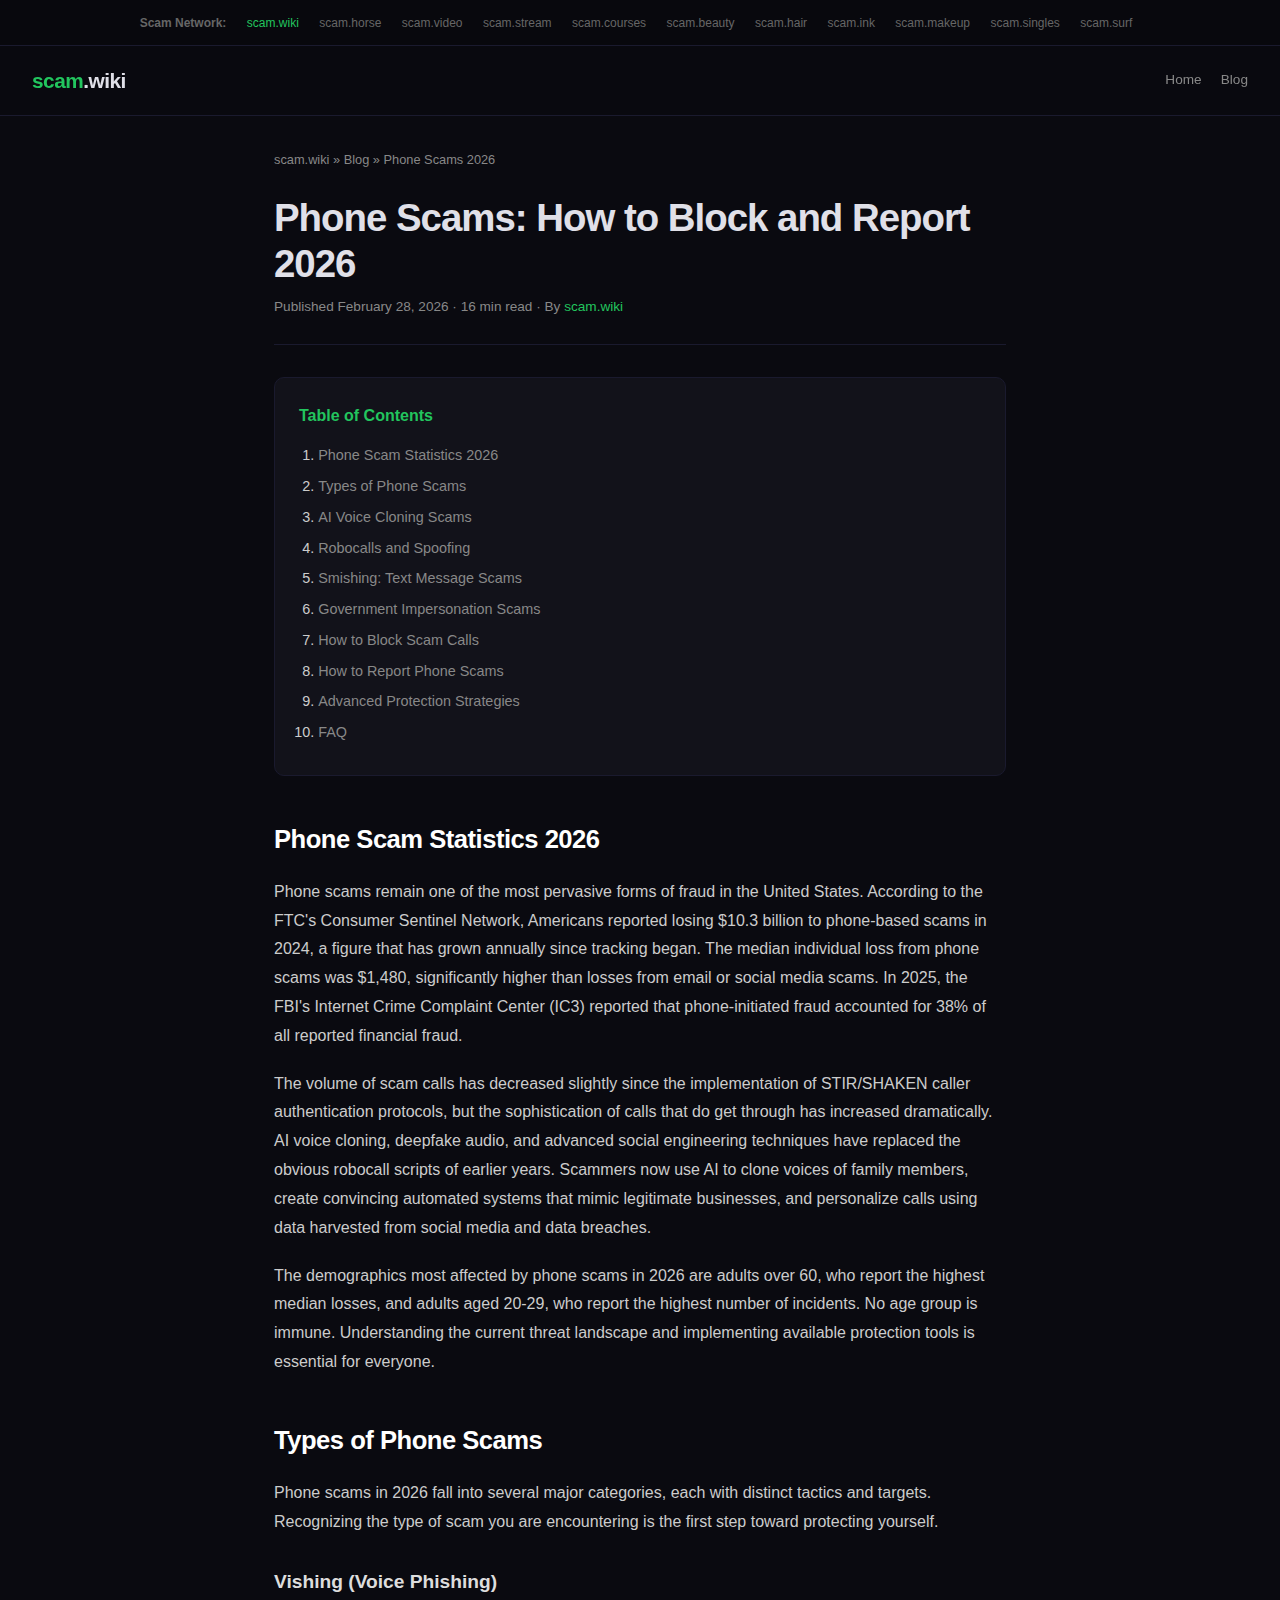
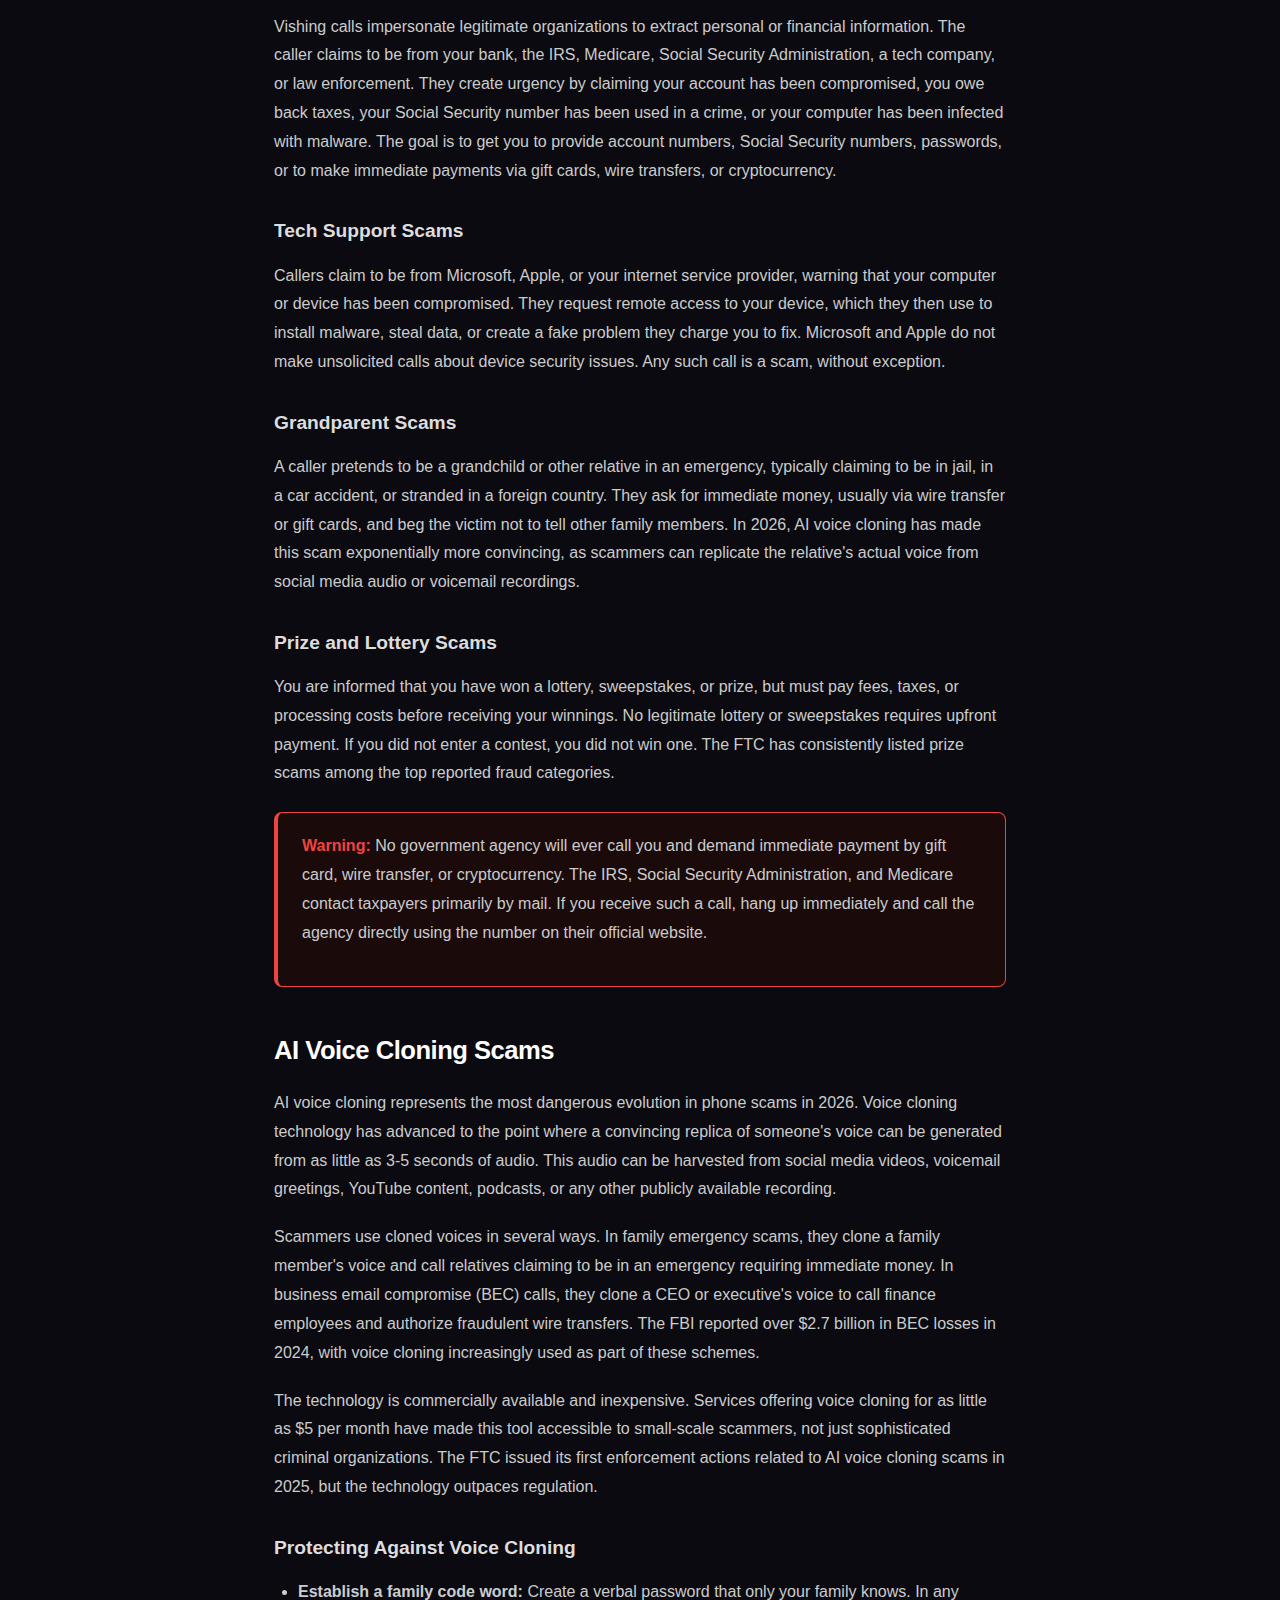
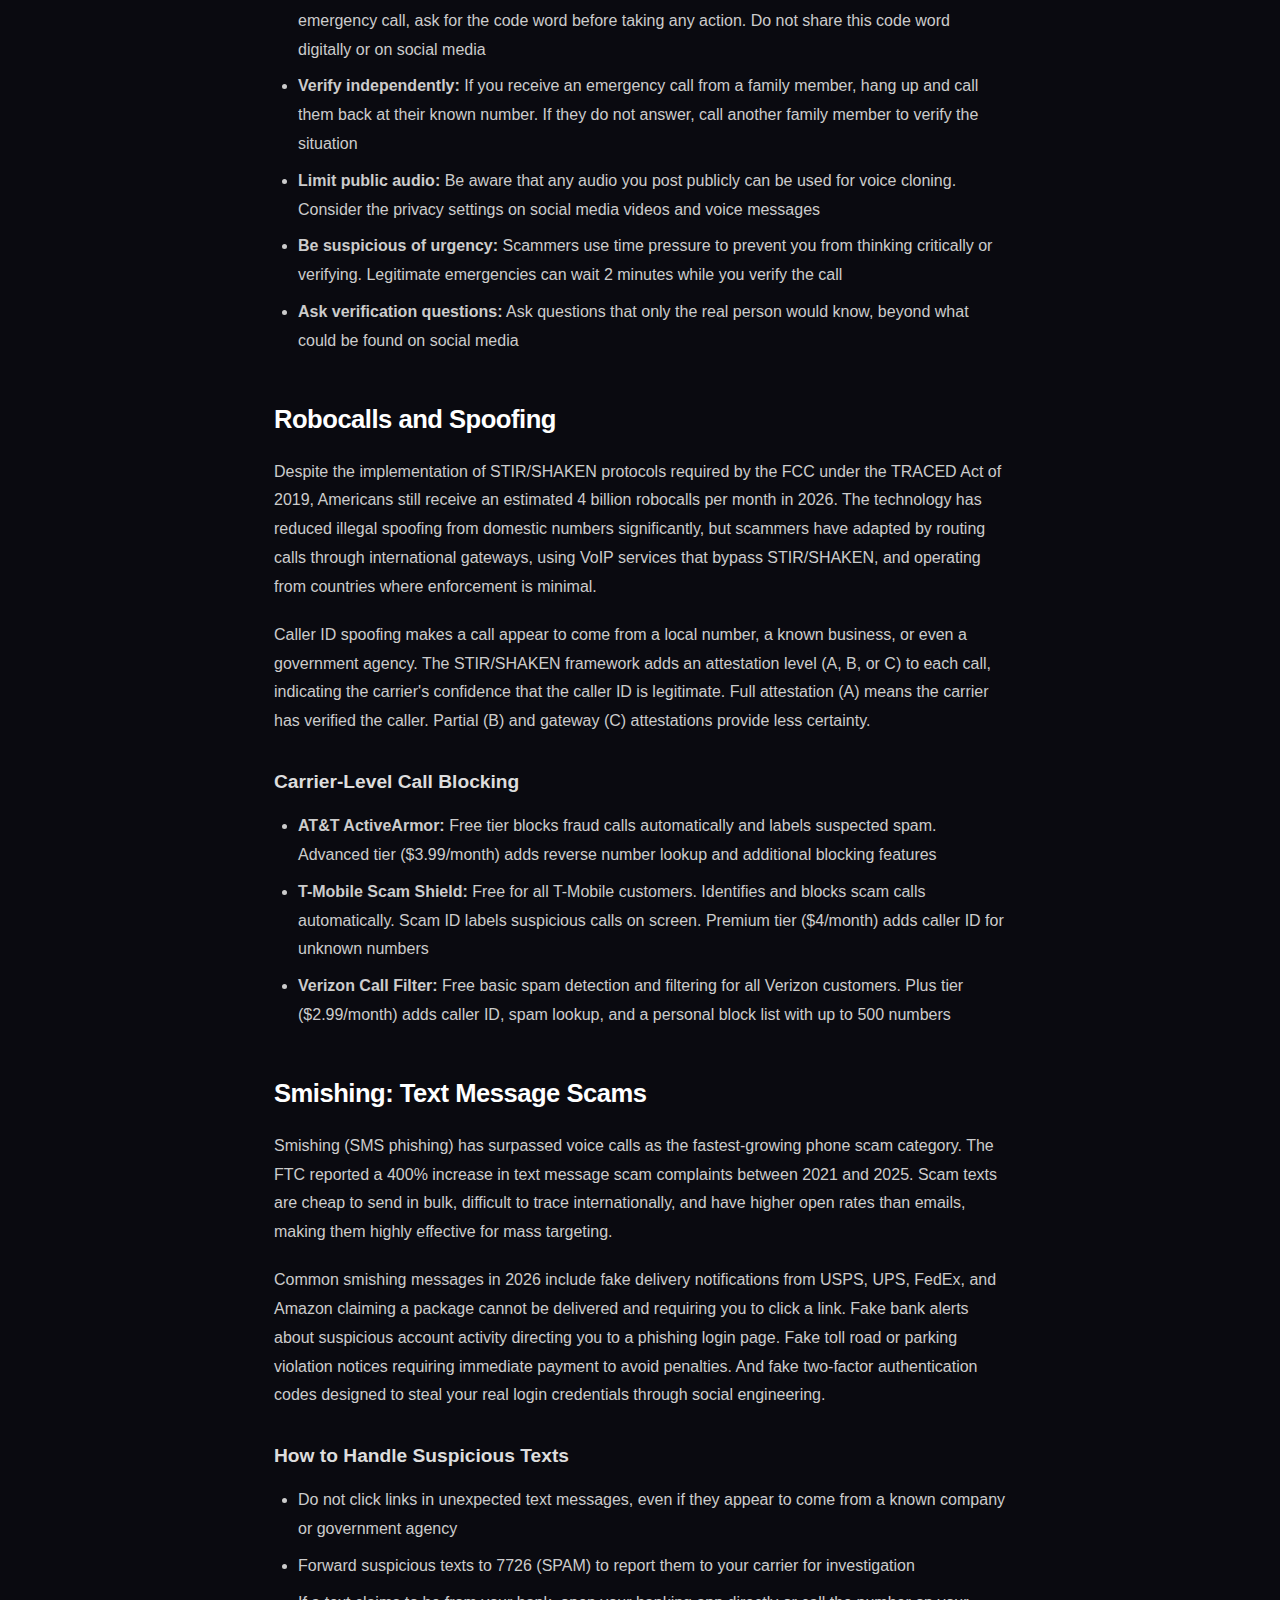
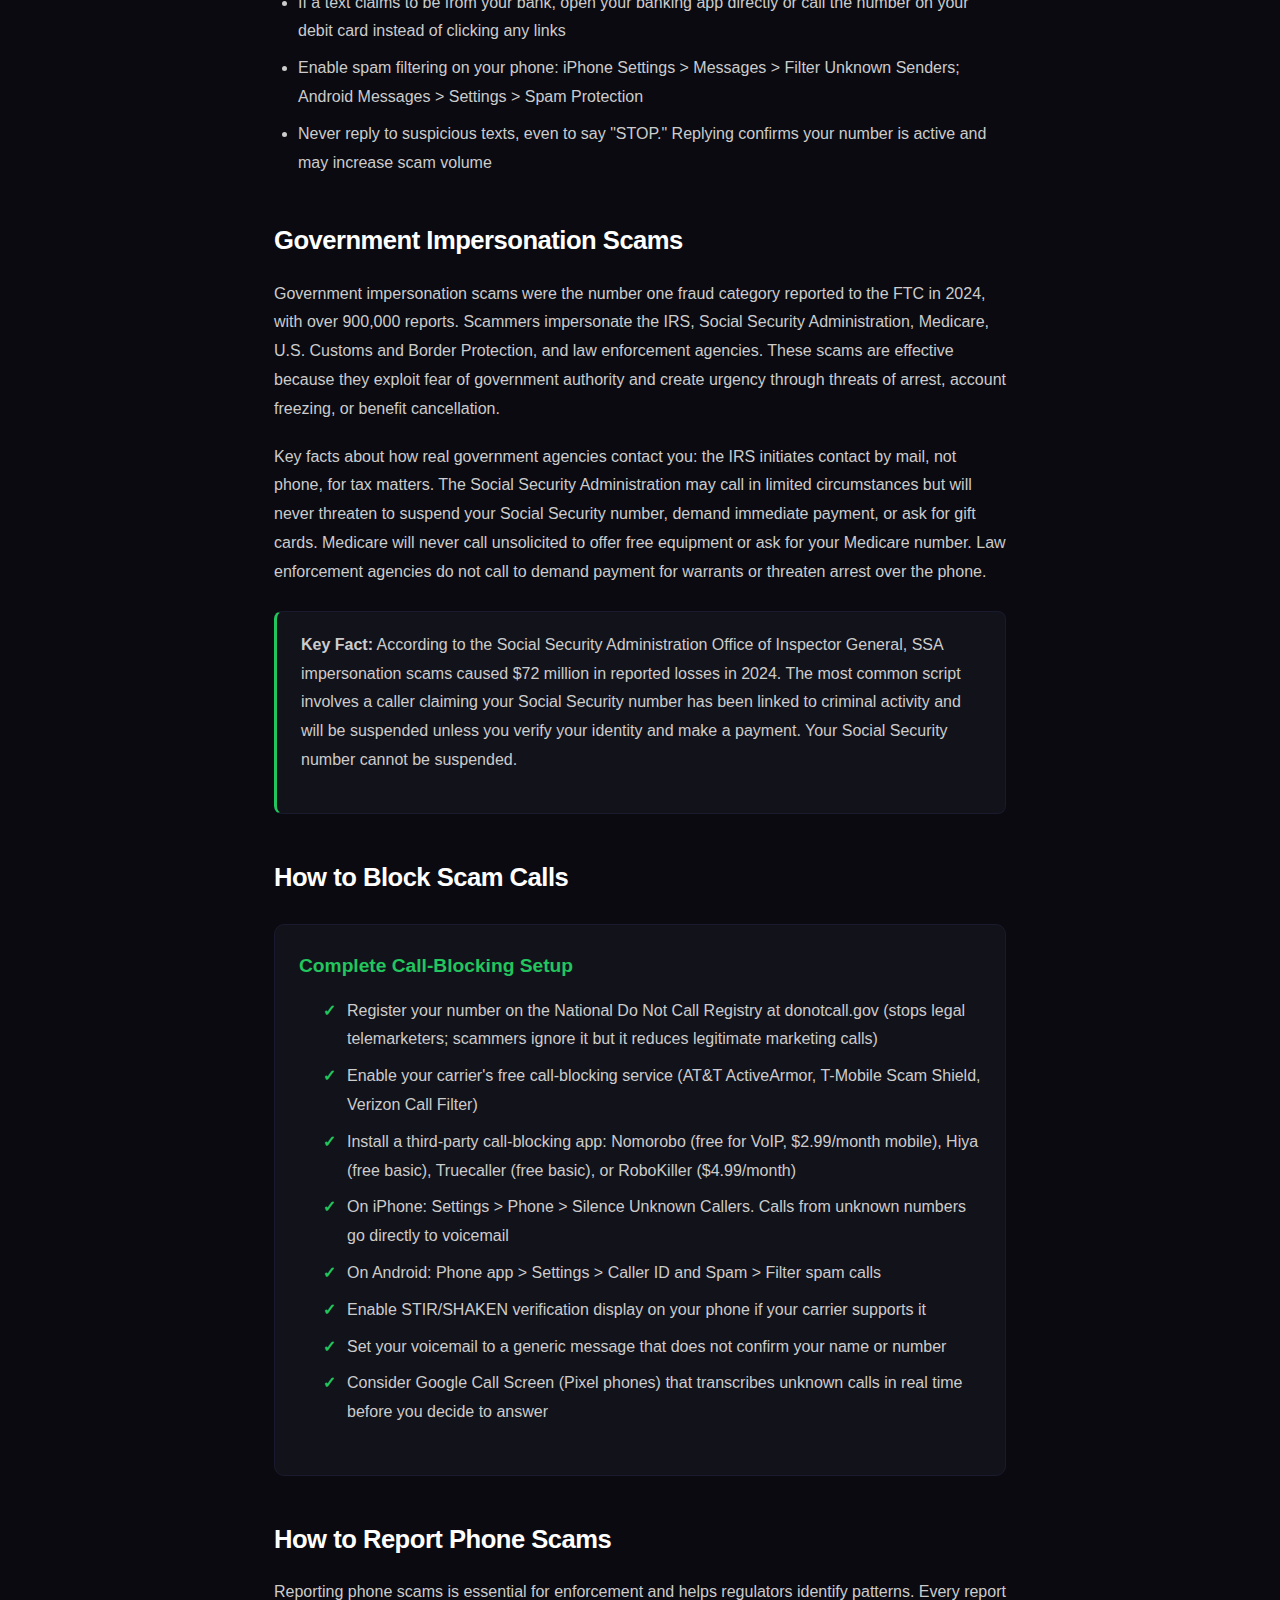
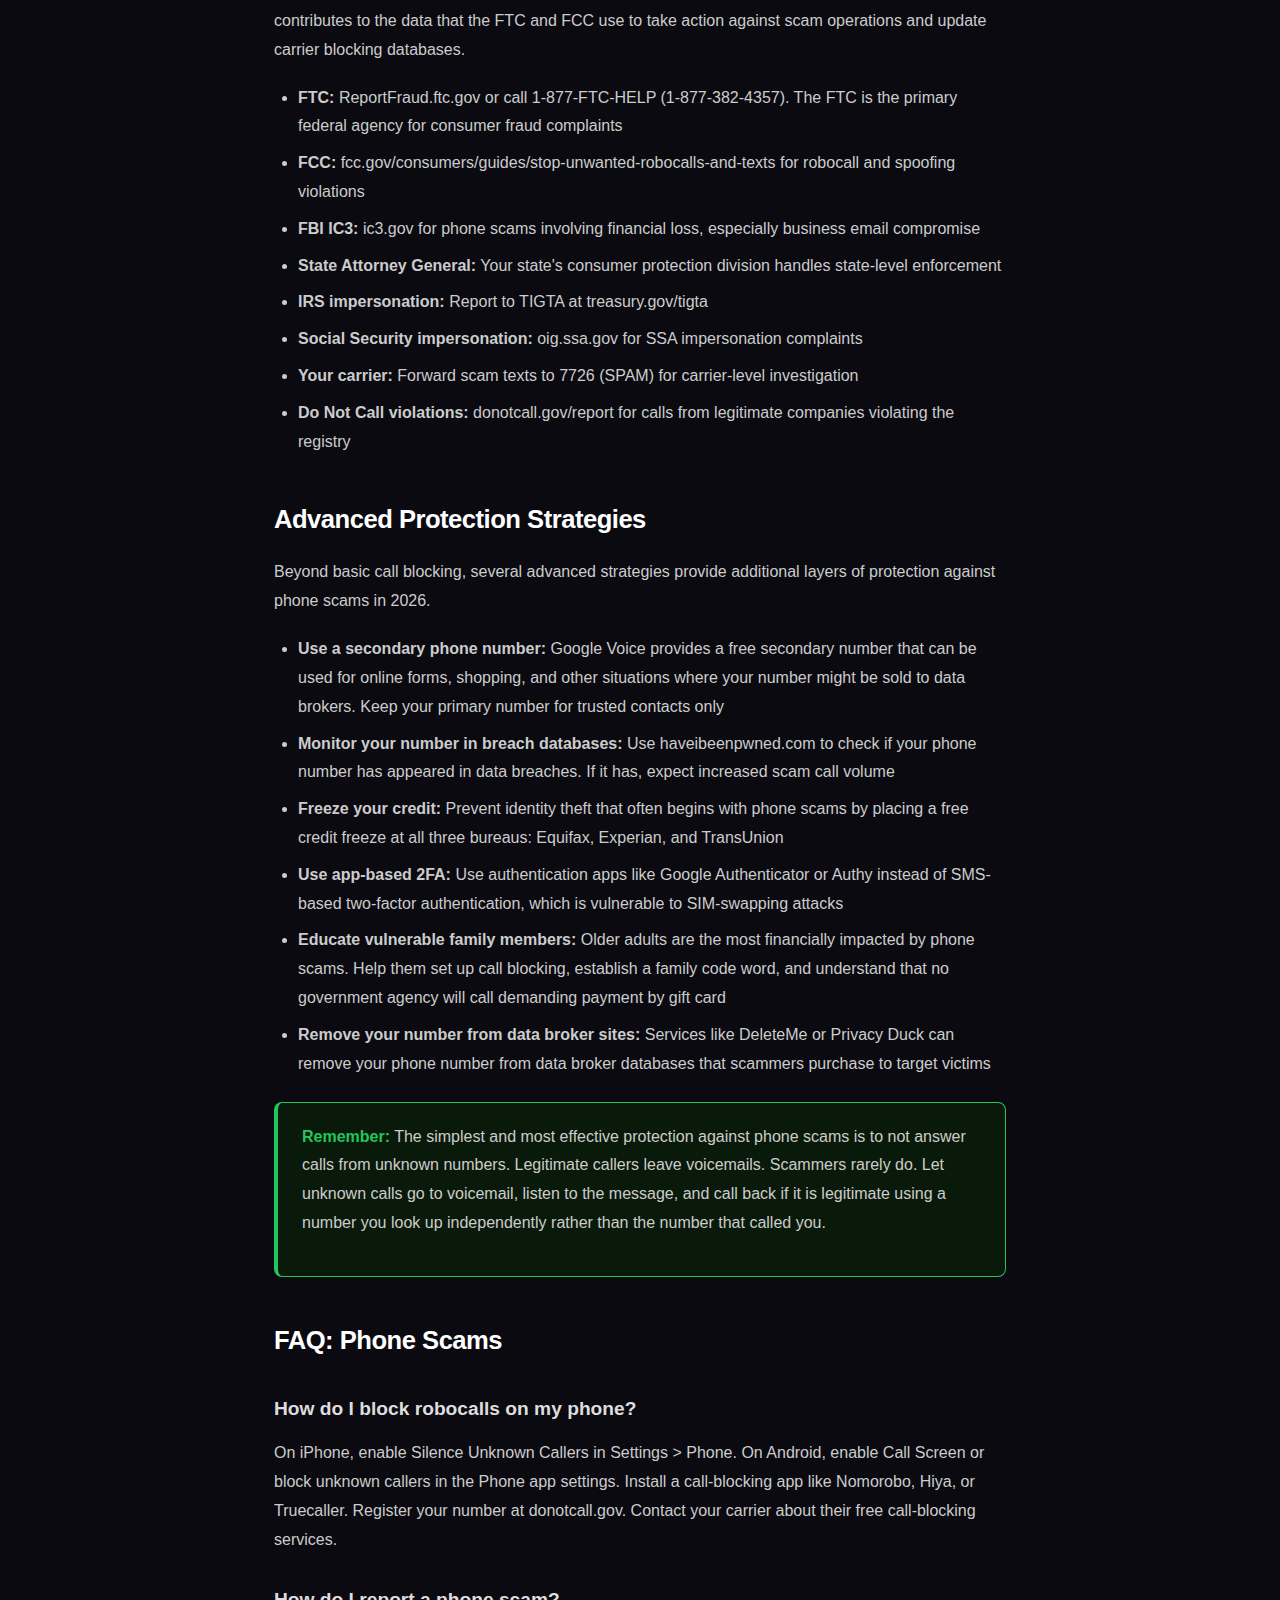
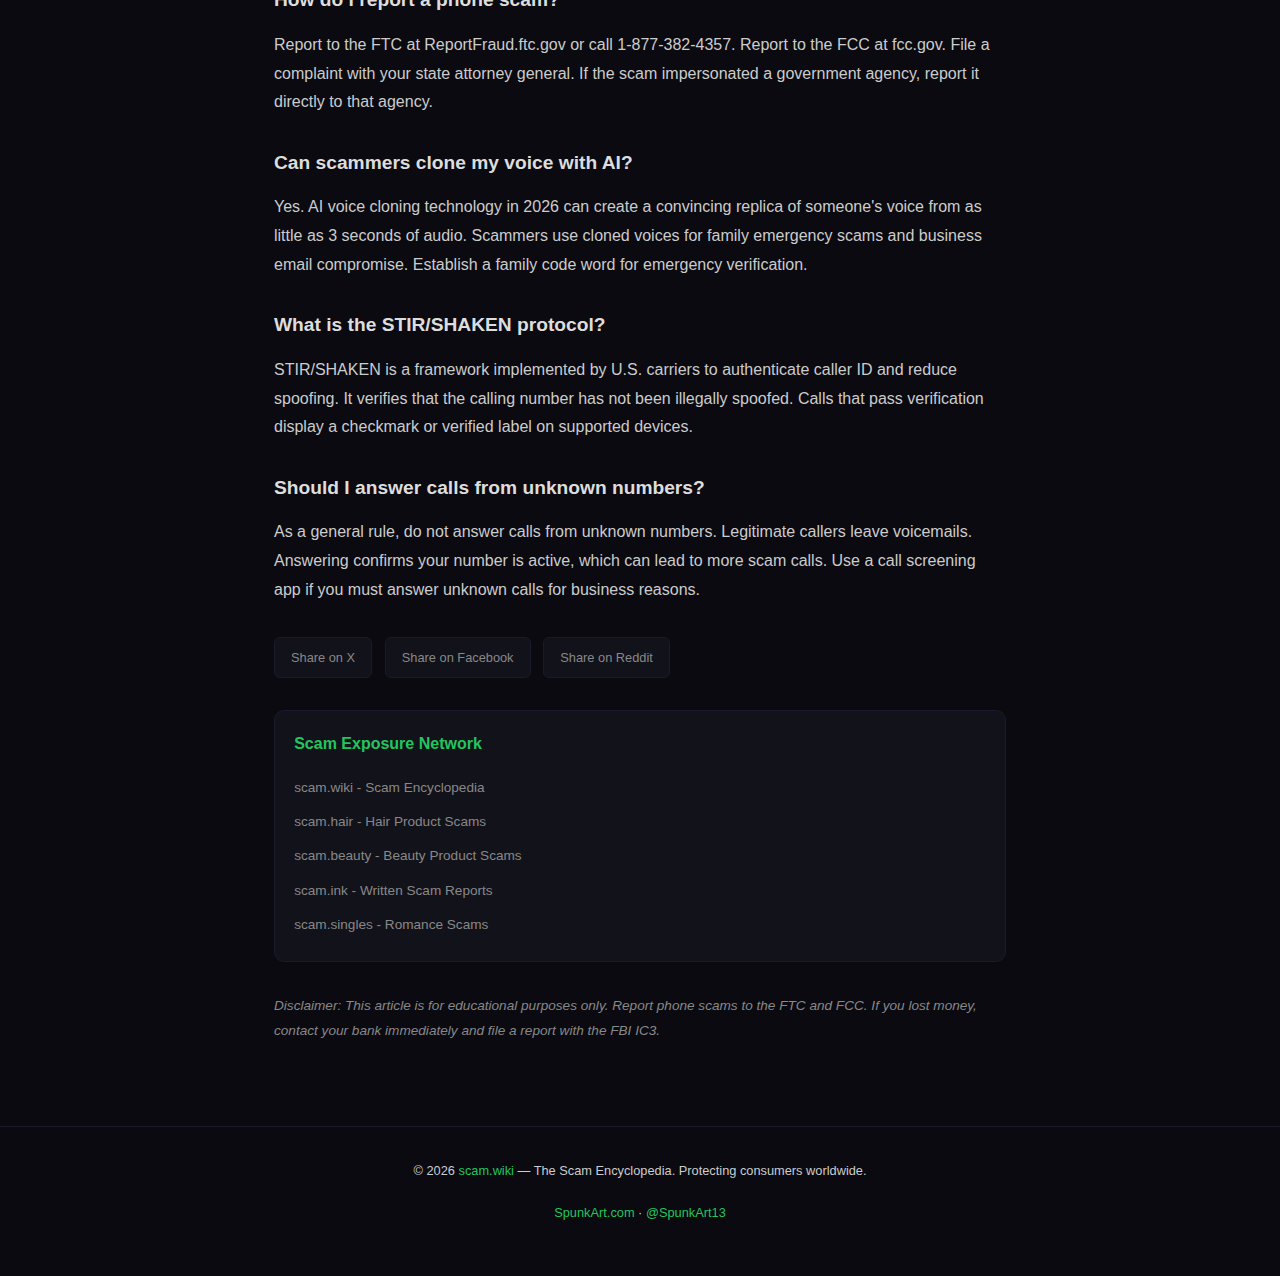
<file: blog/phone-scams-how-to-block-2026.html>
<!DOCTYPE html>
<html lang="en">
<head>
<meta charset="UTF-8">
<meta name="viewport" content="width=device-width, initial-scale=1.0">
<title>Phone Scams: How to Block and Report in 2026 | scam.wiki</title>
<meta name="description" content="Complete guide to blocking and reporting phone scams in 2026. Robocalls, spoofed numbers, smishing, vishing, AI voice cloning scams, and how to use call blocking tools and report to the FTC.">
<meta name="keywords" content="phone scams 2026, block robocalls, report phone scams, spoofed phone numbers, smishing, vishing, AI voice scam, phone fraud protection">
<meta name="author" content="scam.wiki">
<meta name="robots" content="index, follow, max-snippet:-1, max-image-preview:large">
<link rel="canonical" href="https://scam.wiki/blog/phone-scams-how-to-block-2026.html">
<meta property="og:type" content="article">
<meta property="og:title" content="Phone Scams: How to Block and Report in 2026">
<meta property="og:description" content="Complete guide to blocking and reporting phone scams in 2026. Robocalls, spoofing, AI voice cloning, and protection tools.">
<meta property="og:url" content="https://scam.wiki/blog/phone-scams-how-to-block-2026.html">
<meta property="og:site_name" content="scam.wiki">
<meta property="og:image" content="https://scam.wiki/og-image.svg">
<meta property="article:published_time" content="2026-02-28">
<meta name="twitter:card" content="summary_large_image">
<meta name="twitter:title" content="Phone Scams: How to Block and Report 2026">
<meta name="twitter:description" content="Complete guide to blocking robocalls, smishing, AI voice cloning scams in 2026.">
<meta name="twitter:image" content="https://scam.wiki/og-image.svg">
<meta name="twitter:site" content="@SpunkArt13">
<script type="application/ld+json">
{
  "@context": "https://schema.org",
  "@type": "Article",
  "headline": "Phone Scams: How to Block and Report in 2026",
  "description": "Complete guide to blocking and reporting phone scams in 2026. Robocalls, spoofed numbers, smishing, vishing, AI voice cloning scams.",
  "author": {"@type": "Organization", "name": "scam.wiki", "url": "https://scam.wiki"},
  "publisher": {"@type": "Organization", "name": "scam.wiki", "url": "https://scam.wiki"},
  "datePublished": "2026-02-28",
  "dateModified": "2026-02-28",
  "mainEntityOfPage": {"@type": "WebPage", "@id": "https://scam.wiki/blog/phone-scams-how-to-block-2026.html"},
  "image": "https://scam.wiki/og-image.svg",
  "keywords": ["phone scams 2026", "block robocalls", "report phone scams", "AI voice cloning", "smishing"]
}
</script>
<script type="application/ld+json">
{
  "@context": "https://schema.org",
  "@type": "FAQPage",
  "mainEntity": [
    {"@type": "Question", "name": "How do I block robocalls on my phone?", "acceptedAnswer": {"@type": "Answer", "text": "On iPhone, enable Silence Unknown Callers in Settings > Phone. On Android, enable Call Screen or block unknown callers in the Phone app settings. Install a call-blocking app like Nomorobo, Hiya, or Truecaller for additional protection. Register your number on the National Do Not Call Registry at donotcall.gov. Contact your carrier about their free call-blocking services: AT&T ActiveArmor, T-Mobile Scam Shield, and Verizon Call Filter."}},
    {"@type": "Question", "name": "How do I report a phone scam?", "acceptedAnswer": {"@type": "Answer", "text": "Report phone scams to the FTC at ReportFraud.ftc.gov or by calling 1-877-382-4357. Report to the FCC at fcc.gov/consumers/guides/stop-unwanted-robocalls-and-texts. File a complaint with your state attorney general. If the scam impersonated a government agency, report it directly to that agency. For IRS impersonation scams, report to TIGTA at treasury.gov/tigta."}},
    {"@type": "Question", "name": "Can scammers clone my voice with AI?", "acceptedAnswer": {"@type": "Answer", "text": "Yes. AI voice cloning technology in 2026 can create a convincing replica of someone's voice from as little as 3 seconds of audio. Scammers use cloned voices to call family members pretending to be in an emergency, impersonate business executives to authorize wire transfers, and create fake voicemails. Establish a family code word for emergency verification that only family members know."}},
    {"@type": "Question", "name": "What is the STIR/SHAKEN protocol?", "acceptedAnswer": {"@type": "Answer", "text": "STIR/SHAKEN is a framework implemented by U.S. carriers to authenticate caller ID and reduce spoofing. It verifies that the calling number has not been illegally spoofed. Major carriers implemented STIR/SHAKEN as required by the FCC. Calls that pass verification display a checkmark or verified label on supported devices."}},
    {"@type": "Question", "name": "Should I answer calls from unknown numbers?", "acceptedAnswer": {"@type": "Answer", "text": "As a general rule, do not answer calls from unknown numbers. Legitimate callers will leave a voicemail. Answering confirms your number is active, which can lead to more scam calls. If you must answer unknown calls for business reasons, use a call screening app that identifies the caller before you pick up. Never provide personal information to an unexpected caller."}}
  ]
}
</script>
<script async src="https://www.googletagmanager.com/gtag/js?id=G-GVNL11PEGP"></script>
<script>window.dataLayer=window.dataLayer||[];function gtag(){dataLayer.push(arguments);}gtag('js',new Date());gtag('config','G-GVNL11PEGP');</script>
<script type="text/javascript">(function(c,l,a,r,i,t,y){c[a]=c[a]||function(){(c[a].q=c[a].q||[]).push(arguments)};t=l.createElement(r);t.async=1;t.src="https://www.clarity.ms/tag/"+i;y=l.getElementsByTagName(r)[0];y.parentNode.insertBefore(t,y);})(window,document,"clarity","script","pn0x1z2y3w");</script>
<style>
  *{margin:0;padding:0;box-sizing:border-box;}
  :root{--bg:#0a0a10;--surface:#12121a;--border:#1a1a2e;--text:#e0e0e8;--dim:#888;--accent:#22c55e;--red:#ef4444;--green:#22c55e;}
  body{background:var(--bg);color:var(--text);font-family:-apple-system,BlinkMacSystemFont,'Segoe UI',sans-serif;line-height:1.8;}
  a{color:var(--accent);text-decoration:none;}a:hover{text-decoration:underline;}
  .nav{background:rgba(10,10,16,0.95);backdrop-filter:blur(10px);border-bottom:1px solid var(--border);padding:1rem 2rem;position:sticky;top:0;z-index:100;display:flex;align-items:center;justify-content:space-between;}
  .logo{font-size:1.3rem;font-weight:800;letter-spacing:-0.5px;}.logo span{color:var(--accent);}
  .nav-links{display:flex;gap:1.2rem;font-size:0.85rem;}.nav-links a{color:var(--dim);}.nav-links a:hover{color:var(--text);text-decoration:none;}
  .network-bar{background:#08080d;border-bottom:1px solid var(--border);padding:0.5rem 1rem;text-align:center;overflow-x:auto;white-space:nowrap;}
  .network-bar a{color:#666;font-size:0.75rem;margin:0 0.5rem;transition:color 0.2s;}.network-bar a:hover,.network-bar a.active{color:var(--accent);}
  .article{max-width:780px;margin:0 auto;padding:2rem 1.5rem 4rem;}
  .breadcrumb{font-size:0.8rem;color:var(--dim);margin-bottom:1.5rem;}.breadcrumb a{color:var(--dim);}
  h1{font-size:2.4rem;font-weight:900;letter-spacing:-1px;line-height:1.2;margin-bottom:0.5rem;}
  .meta{color:var(--dim);font-size:0.85rem;margin-bottom:2rem;padding-bottom:1.5rem;border-bottom:1px solid var(--border);}
  h2{font-size:1.6rem;font-weight:800;margin:2.5rem 0 1rem;letter-spacing:-0.5px;color:#fff;}
  h3{font-size:1.2rem;font-weight:700;margin:1.8rem 0 0.8rem;color:#ddd;}
  p{margin-bottom:1.2rem;color:#ccc;}ul,ol{margin:0 0 1.5rem 1.5rem;color:#ccc;}li{margin-bottom:0.5rem;}
  .warning-box{background:#1a0a0a;border:1px solid var(--red);border-left:4px solid var(--red);border-radius:8px;padding:1.2rem 1.5rem;margin:1.5rem 0;}.warning-box strong{color:var(--red);}
  .safe-box{background:#0a1a0a;border:1px solid var(--green);border-left:4px solid var(--green);border-radius:8px;padding:1.2rem 1.5rem;margin:1.5rem 0;}.safe-box strong{color:var(--green);}
  .highlight-box{background:var(--surface);border:1px solid var(--border);border-left:3px solid var(--accent);border-radius:8px;padding:1.2rem 1.5rem;margin:1.5rem 0;}
  .checklist{background:var(--surface);border:1px solid var(--border);border-radius:10px;padding:1.5rem;margin:1.5rem 0;}.checklist h3{margin:0 0 0.8rem;color:var(--accent);}.checklist li{list-style:none;padding-left:1.5rem;position:relative;}.checklist li::before{content:"\2713";position:absolute;left:0;color:var(--green);font-weight:bold;}
  .toc{background:var(--surface);border:1px solid var(--border);border-radius:10px;padding:1.5rem;margin-bottom:2rem;}.toc h3{margin:0 0 0.8rem;font-size:1rem;color:var(--accent);}.toc ol{margin:0 0 0 1.2rem;}.toc li{margin-bottom:0.3rem;font-size:0.9rem;}.toc a{color:var(--dim);}
  .sidebar-links{background:var(--surface);border:1px solid var(--border);border-radius:10px;padding:1.2rem;margin:2rem 0;}.sidebar-links h3{font-size:1rem;color:var(--accent);margin:0 0 0.8rem;}.sidebar-links a{display:block;color:var(--dim);font-size:0.85rem;padding:0.3rem 0;}
  .share-buttons{display:flex;gap:0.8rem;margin:2rem 0;flex-wrap:wrap;}.share-buttons a{background:var(--surface);border:1px solid var(--border);border-radius:6px;padding:0.5rem 1rem;font-size:0.8rem;color:var(--dim);transition:all 0.2s;}.share-buttons a:hover{border-color:var(--accent);color:var(--accent);text-decoration:none;}
  footer{text-align:center;padding:2rem;border-top:1px solid var(--border);color:var(--dim);font-size:0.8rem;}
  @media(max-width:768px){h1{font-size:1.8rem;}h2{font-size:1.3rem;}.article{padding:1.5rem 1rem 3rem;}}
</style>
</head>
<body>
<div class="network-bar">
  <span style="color:#666;font-size:0.75rem;font-weight:700;margin-right:0.5rem;">Scam Network:</span>
  <a href="https://scam.wiki" class="active">scam.wiki</a>
  <a href="https://scam.horse">scam.horse</a>
  <a href="https://scam.video">scam.video</a>
  <a href="https://scam.stream">scam.stream</a>
  <a href="https://scam.courses">scam.courses</a>
  <a href="https://scam.beauty">scam.beauty</a>
  <a href="https://scam.hair">scam.hair</a>
  <a href="https://scam.ink">scam.ink</a>
  <a href="https://scam.makeup">scam.makeup</a>
  <a href="https://scam.singles">scam.singles</a>
  <a href="https://scam.surf">scam.surf</a>
</div>
<nav class="nav">
  <div class="logo"><span>scam</span>.wiki</div>
  <div class="nav-links">
    <a href="https://scam.wiki/">Home</a>
    <a href="https://scam.wiki/blog/biggest-online-scams-2026.html">Blog</a>
  </div>
</nav>

<article class="article">
  <div class="breadcrumb"><a href="https://scam.wiki/">scam.wiki</a> &raquo; Blog &raquo; Phone Scams 2026</div>

  <h1>Phone Scams: How to Block and Report 2026</h1>
  <div class="meta">Published February 28, 2026 &middot; 16 min read &middot; By <a href="https://scam.wiki/">scam.wiki</a></div>

  <div class="toc"><h3>Table of Contents</h3><ol>
    <li><a href="#overview">Phone Scam Statistics 2026</a></li>
    <li><a href="#types">Types of Phone Scams</a></li>
    <li><a href="#ai-voice">AI Voice Cloning Scams</a></li>
    <li><a href="#robocalls">Robocalls and Spoofing</a></li>
    <li><a href="#smishing">Smishing: Text Message Scams</a></li>
    <li><a href="#government">Government Impersonation Scams</a></li>
    <li><a href="#blocking">How to Block Scam Calls</a></li>
    <li><a href="#reporting">How to Report Phone Scams</a></li>
    <li><a href="#protection">Advanced Protection Strategies</a></li>
    <li><a href="#faq">FAQ</a></li>
  </ol></div>

  <h2 id="overview">Phone Scam Statistics 2026</h2>
  <p>Phone scams remain one of the most pervasive forms of fraud in the United States. According to the FTC's Consumer Sentinel Network, Americans reported losing $10.3 billion to phone-based scams in 2024, a figure that has grown annually since tracking began. The median individual loss from phone scams was $1,480, significantly higher than losses from email or social media scams. In 2025, the FBI's Internet Crime Complaint Center (IC3) reported that phone-initiated fraud accounted for 38% of all reported financial fraud.</p>
  <p>The volume of scam calls has decreased slightly since the implementation of STIR/SHAKEN caller authentication protocols, but the sophistication of calls that do get through has increased dramatically. AI voice cloning, deepfake audio, and advanced social engineering techniques have replaced the obvious robocall scripts of earlier years. Scammers now use AI to clone voices of family members, create convincing automated systems that mimic legitimate businesses, and personalize calls using data harvested from social media and data breaches.</p>
  <p>The demographics most affected by phone scams in 2026 are adults over 60, who report the highest median losses, and adults aged 20-29, who report the highest number of incidents. No age group is immune. Understanding the current threat landscape and implementing available protection tools is essential for everyone.</p>

  <h2 id="types">Types of Phone Scams</h2>
  <p>Phone scams in 2026 fall into several major categories, each with distinct tactics and targets. Recognizing the type of scam you are encountering is the first step toward protecting yourself.</p>
  <h3>Vishing (Voice Phishing)</h3>
  <p>Vishing calls impersonate legitimate organizations to extract personal or financial information. The caller claims to be from your bank, the IRS, Medicare, Social Security Administration, a tech company, or law enforcement. They create urgency by claiming your account has been compromised, you owe back taxes, your Social Security number has been used in a crime, or your computer has been infected with malware. The goal is to get you to provide account numbers, Social Security numbers, passwords, or to make immediate payments via gift cards, wire transfers, or cryptocurrency.</p>

  <h3>Tech Support Scams</h3>
  <p>Callers claim to be from Microsoft, Apple, or your internet service provider, warning that your computer or device has been compromised. They request remote access to your device, which they then use to install malware, steal data, or create a fake problem they charge you to fix. Microsoft and Apple do not make unsolicited calls about device security issues. Any such call is a scam, without exception.</p>

  <h3>Grandparent Scams</h3>
  <p>A caller pretends to be a grandchild or other relative in an emergency, typically claiming to be in jail, in a car accident, or stranded in a foreign country. They ask for immediate money, usually via wire transfer or gift cards, and beg the victim not to tell other family members. In 2026, AI voice cloning has made this scam exponentially more convincing, as scammers can replicate the relative's actual voice from social media audio or voicemail recordings.</p>

  <h3>Prize and Lottery Scams</h3>
  <p>You are informed that you have won a lottery, sweepstakes, or prize, but must pay fees, taxes, or processing costs before receiving your winnings. No legitimate lottery or sweepstakes requires upfront payment. If you did not enter a contest, you did not win one. The FTC has consistently listed prize scams among the top reported fraud categories.</p>

  <div class="warning-box">
    <p><strong>Warning:</strong> No government agency will ever call you and demand immediate payment by gift card, wire transfer, or cryptocurrency. The IRS, Social Security Administration, and Medicare contact taxpayers primarily by mail. If you receive such a call, hang up immediately and call the agency directly using the number on their official website.</p>
  </div>

  <h2 id="ai-voice">AI Voice Cloning Scams</h2>
  <p>AI voice cloning represents the most dangerous evolution in phone scams in 2026. Voice cloning technology has advanced to the point where a convincing replica of someone's voice can be generated from as little as 3-5 seconds of audio. This audio can be harvested from social media videos, voicemail greetings, YouTube content, podcasts, or any other publicly available recording.</p>
  <p>Scammers use cloned voices in several ways. In family emergency scams, they clone a family member's voice and call relatives claiming to be in an emergency requiring immediate money. In business email compromise (BEC) calls, they clone a CEO or executive's voice to call finance employees and authorize fraudulent wire transfers. The FBI reported over $2.7 billion in BEC losses in 2024, with voice cloning increasingly used as part of these schemes.</p>
  <p>The technology is commercially available and inexpensive. Services offering voice cloning for as little as $5 per month have made this tool accessible to small-scale scammers, not just sophisticated criminal organizations. The FTC issued its first enforcement actions related to AI voice cloning scams in 2025, but the technology outpaces regulation.</p>

  <h3>Protecting Against Voice Cloning</h3>
  <ul>
    <li><strong>Establish a family code word:</strong> Create a verbal password that only your family knows. In any emergency call, ask for the code word before taking any action. Do not share this code word digitally or on social media</li>
    <li><strong>Verify independently:</strong> If you receive an emergency call from a family member, hang up and call them back at their known number. If they do not answer, call another family member to verify the situation</li>
    <li><strong>Limit public audio:</strong> Be aware that any audio you post publicly can be used for voice cloning. Consider the privacy settings on social media videos and voice messages</li>
    <li><strong>Be suspicious of urgency:</strong> Scammers use time pressure to prevent you from thinking critically or verifying. Legitimate emergencies can wait 2 minutes while you verify the call</li>
    <li><strong>Ask verification questions:</strong> Ask questions that only the real person would know, beyond what could be found on social media</li>
  </ul>

  <h2 id="robocalls">Robocalls and Spoofing</h2>
  <p>Despite the implementation of STIR/SHAKEN protocols required by the FCC under the TRACED Act of 2019, Americans still receive an estimated 4 billion robocalls per month in 2026. The technology has reduced illegal spoofing from domestic numbers significantly, but scammers have adapted by routing calls through international gateways, using VoIP services that bypass STIR/SHAKEN, and operating from countries where enforcement is minimal.</p>
  <p>Caller ID spoofing makes a call appear to come from a local number, a known business, or even a government agency. The STIR/SHAKEN framework adds an attestation level (A, B, or C) to each call, indicating the carrier's confidence that the caller ID is legitimate. Full attestation (A) means the carrier has verified the caller. Partial (B) and gateway (C) attestations provide less certainty.</p>

  <h3>Carrier-Level Call Blocking</h3>
  <ul>
    <li><strong>AT&T ActiveArmor:</strong> Free tier blocks fraud calls automatically and labels suspected spam. Advanced tier ($3.99/month) adds reverse number lookup and additional blocking features</li>
    <li><strong>T-Mobile Scam Shield:</strong> Free for all T-Mobile customers. Identifies and blocks scam calls automatically. Scam ID labels suspicious calls on screen. Premium tier ($4/month) adds caller ID for unknown numbers</li>
    <li><strong>Verizon Call Filter:</strong> Free basic spam detection and filtering for all Verizon customers. Plus tier ($2.99/month) adds caller ID, spam lookup, and a personal block list with up to 500 numbers</li>
  </ul>

  <h2 id="smishing">Smishing: Text Message Scams</h2>
  <p>Smishing (SMS phishing) has surpassed voice calls as the fastest-growing phone scam category. The FTC reported a 400% increase in text message scam complaints between 2021 and 2025. Scam texts are cheap to send in bulk, difficult to trace internationally, and have higher open rates than emails, making them highly effective for mass targeting.</p>
  <p>Common smishing messages in 2026 include fake delivery notifications from USPS, UPS, FedEx, and Amazon claiming a package cannot be delivered and requiring you to click a link. Fake bank alerts about suspicious account activity directing you to a phishing login page. Fake toll road or parking violation notices requiring immediate payment to avoid penalties. And fake two-factor authentication codes designed to steal your real login credentials through social engineering.</p>

  <h3>How to Handle Suspicious Texts</h3>
  <ul>
    <li>Do not click links in unexpected text messages, even if they appear to come from a known company or government agency</li>
    <li>Forward suspicious texts to 7726 (SPAM) to report them to your carrier for investigation</li>
    <li>If a text claims to be from your bank, open your banking app directly or call the number on your debit card instead of clicking any links</li>
    <li>Enable spam filtering on your phone: iPhone Settings > Messages > Filter Unknown Senders; Android Messages > Settings > Spam Protection</li>
    <li>Never reply to suspicious texts, even to say "STOP." Replying confirms your number is active and may increase scam volume</li>
  </ul>

  <h2 id="government">Government Impersonation Scams</h2>
  <p>Government impersonation scams were the number one fraud category reported to the FTC in 2024, with over 900,000 reports. Scammers impersonate the IRS, Social Security Administration, Medicare, U.S. Customs and Border Protection, and law enforcement agencies. These scams are effective because they exploit fear of government authority and create urgency through threats of arrest, account freezing, or benefit cancellation.</p>
  <p>Key facts about how real government agencies contact you: the IRS initiates contact by mail, not phone, for tax matters. The Social Security Administration may call in limited circumstances but will never threaten to suspend your Social Security number, demand immediate payment, or ask for gift cards. Medicare will never call unsolicited to offer free equipment or ask for your Medicare number. Law enforcement agencies do not call to demand payment for warrants or threaten arrest over the phone.</p>

  <div class="highlight-box">
    <p><strong>Key Fact:</strong> According to the Social Security Administration Office of Inspector General, SSA impersonation scams caused $72 million in reported losses in 2024. The most common script involves a caller claiming your Social Security number has been linked to criminal activity and will be suspended unless you verify your identity and make a payment. Your Social Security number cannot be suspended.</p>
  </div>

  <h2 id="blocking">How to Block Scam Calls</h2>
  <div class="checklist">
    <h3>Complete Call-Blocking Setup</h3>
    <ul>
      <li>Register your number on the National Do Not Call Registry at donotcall.gov (stops legal telemarketers; scammers ignore it but it reduces legitimate marketing calls)</li>
      <li>Enable your carrier's free call-blocking service (AT&T ActiveArmor, T-Mobile Scam Shield, Verizon Call Filter)</li>
      <li>Install a third-party call-blocking app: Nomorobo (free for VoIP, $2.99/month mobile), Hiya (free basic), Truecaller (free basic), or RoboKiller ($4.99/month)</li>
      <li>On iPhone: Settings > Phone > Silence Unknown Callers. Calls from unknown numbers go directly to voicemail</li>
      <li>On Android: Phone app > Settings > Caller ID and Spam > Filter spam calls</li>
      <li>Enable STIR/SHAKEN verification display on your phone if your carrier supports it</li>
      <li>Set your voicemail to a generic message that does not confirm your name or number</li>
      <li>Consider Google Call Screen (Pixel phones) that transcribes unknown calls in real time before you decide to answer</li>
    </ul>
  </div>

  <h2 id="reporting">How to Report Phone Scams</h2>
  <p>Reporting phone scams is essential for enforcement and helps regulators identify patterns. Every report contributes to the data that the FTC and FCC use to take action against scam operations and update carrier blocking databases.</p>
  <ul>
    <li><strong>FTC:</strong> ReportFraud.ftc.gov or call 1-877-FTC-HELP (1-877-382-4357). The FTC is the primary federal agency for consumer fraud complaints</li>
    <li><strong>FCC:</strong> fcc.gov/consumers/guides/stop-unwanted-robocalls-and-texts for robocall and spoofing violations</li>
    <li><strong>FBI IC3:</strong> ic3.gov for phone scams involving financial loss, especially business email compromise</li>
    <li><strong>State Attorney General:</strong> Your state's consumer protection division handles state-level enforcement</li>
    <li><strong>IRS impersonation:</strong> Report to TIGTA at treasury.gov/tigta</li>
    <li><strong>Social Security impersonation:</strong> oig.ssa.gov for SSA impersonation complaints</li>
    <li><strong>Your carrier:</strong> Forward scam texts to 7726 (SPAM) for carrier-level investigation</li>
    <li><strong>Do Not Call violations:</strong> donotcall.gov/report for calls from legitimate companies violating the registry</li>
  </ul>

  <h2 id="protection">Advanced Protection Strategies</h2>
  <p>Beyond basic call blocking, several advanced strategies provide additional layers of protection against phone scams in 2026.</p>
  <ul>
    <li><strong>Use a secondary phone number:</strong> Google Voice provides a free secondary number that can be used for online forms, shopping, and other situations where your number might be sold to data brokers. Keep your primary number for trusted contacts only</li>
    <li><strong>Monitor your number in breach databases:</strong> Use haveibeenpwned.com to check if your phone number has appeared in data breaches. If it has, expect increased scam call volume</li>
    <li><strong>Freeze your credit:</strong> Prevent identity theft that often begins with phone scams by placing a free credit freeze at all three bureaus: Equifax, Experian, and TransUnion</li>
    <li><strong>Use app-based 2FA:</strong> Use authentication apps like Google Authenticator or Authy instead of SMS-based two-factor authentication, which is vulnerable to SIM-swapping attacks</li>
    <li><strong>Educate vulnerable family members:</strong> Older adults are the most financially impacted by phone scams. Help them set up call blocking, establish a family code word, and understand that no government agency will call demanding payment by gift card</li>
    <li><strong>Remove your number from data broker sites:</strong> Services like DeleteMe or Privacy Duck can remove your phone number from data broker databases that scammers purchase to target victims</li>
  </ul>

  <div class="safe-box">
    <p><strong>Remember:</strong> The simplest and most effective protection against phone scams is to not answer calls from unknown numbers. Legitimate callers leave voicemails. Scammers rarely do. Let unknown calls go to voicemail, listen to the message, and call back if it is legitimate using a number you look up independently rather than the number that called you.</p>
  </div>

  <h2 id="faq">FAQ: Phone Scams</h2>

  <h3>How do I block robocalls on my phone?</h3>
  <p>On iPhone, enable Silence Unknown Callers in Settings > Phone. On Android, enable Call Screen or block unknown callers in the Phone app settings. Install a call-blocking app like Nomorobo, Hiya, or Truecaller. Register your number at donotcall.gov. Contact your carrier about their free call-blocking services.</p>

  <h3>How do I report a phone scam?</h3>
  <p>Report to the FTC at ReportFraud.ftc.gov or call 1-877-382-4357. Report to the FCC at fcc.gov. File a complaint with your state attorney general. If the scam impersonated a government agency, report it directly to that agency.</p>

  <h3>Can scammers clone my voice with AI?</h3>
  <p>Yes. AI voice cloning technology in 2026 can create a convincing replica of someone's voice from as little as 3 seconds of audio. Scammers use cloned voices for family emergency scams and business email compromise. Establish a family code word for emergency verification.</p>

  <h3>What is the STIR/SHAKEN protocol?</h3>
  <p>STIR/SHAKEN is a framework implemented by U.S. carriers to authenticate caller ID and reduce spoofing. It verifies that the calling number has not been illegally spoofed. Calls that pass verification display a checkmark or verified label on supported devices.</p>

  <h3>Should I answer calls from unknown numbers?</h3>
  <p>As a general rule, do not answer calls from unknown numbers. Legitimate callers leave voicemails. Answering confirms your number is active, which can lead to more scam calls. Use a call screening app if you must answer unknown calls for business reasons.</p>

  <div class="share-buttons">
    <a href="https://twitter.com/intent/tweet?url=https://scam.wiki/blog/phone-scams-how-to-block-2026.html&text=Phone Scams: How to Block and Report 2026&via=SpunkArt13" target="_blank" rel="noopener">Share on X</a>
    <a href="https://www.facebook.com/sharer/sharer.php?u=https://scam.wiki/blog/phone-scams-how-to-block-2026.html" target="_blank" rel="noopener">Share on Facebook</a>
    <a href="https://www.reddit.com/submit?url=https://scam.wiki/blog/phone-scams-how-to-block-2026.html&title=Phone Scams How to Block 2026" target="_blank" rel="noopener">Share on Reddit</a>
  </div>

  <div class="sidebar-links">
    <h3>Scam Exposure Network</h3>
    <a href="https://scam.wiki">scam.wiki - Scam Encyclopedia</a>
    <a href="https://scam.hair">scam.hair - Hair Product Scams</a>
    <a href="https://scam.beauty">scam.beauty - Beauty Product Scams</a>
    <a href="https://scam.ink">scam.ink - Written Scam Reports</a>
    <a href="https://scam.singles">scam.singles - Romance Scams</a>
  </div>

  <p style="margin-top:2rem;font-size:0.85rem;color:var(--dim);"><em>Disclaimer: This article is for educational purposes only. Report phone scams to the FTC and FCC. If you lost money, contact your bank immediately and file a report with the FBI IC3.</em></p>
</article>

<footer>
  <p>&copy; 2026 <a href="https://scam.wiki/">scam.wiki</a> &mdash; The Scam Encyclopedia. Protecting consumers worldwide.</p>
  <p style="margin-top:0.5rem;"><a href="https://spunk.codes" target="_blank">SpunkArt.com</a> &middot; <a href="https://x.com/SpunkArt13" target="_blank">@SpunkArt13</a></p>
</footer>
</body>
</html>
</file>
<file: css/style.css>
* { margin: 0; padding: 0; box-sizing: border-box; }

:root {
  --bg: #0a0a0a;
  --bg-card: #111111;
  --bg-card-hover: #1a1a1a;
  --bg-sidebar: #0f0f0f;
  --red: #ff1a1a;
  --red-dim: #cc1414;
  --orange: #ff6600;
  --text: #f0f0f0;
  --text-dim: #888888;
  --text-muted: #555555;
  --border: #222222;
  --border-light: #333333;
  --green: #00cc66;
  --yellow: #ffcc00;
  --blue: #3399ff;
  --max-width: 1200px;
  --content-width: 800px;
  --sidebar-width: 320px;
}

html { scroll-behavior: smooth; }

body {
  background: var(--bg);
  color: var(--text);
  font-family: -apple-system, BlinkMacSystemFont, 'Segoe UI', Roboto, sans-serif;
  line-height: 1.6;
  min-height: 100vh;
  overflow-x: hidden;
}

a { color: var(--red); text-decoration: none; transition: color 0.2s; }
a:hover { color: var(--orange); }

/* Network Bar */
.network-bar {
  background: #050505;
  border-bottom: 1px solid var(--border);
  padding: 8px 0;
  font-size: 13px;
  position: sticky;
  top: 0;
  z-index: 100;
}

.network-bar-inner {
  max-width: var(--max-width);
  margin: 0 auto;
  padding: 0 20px;
  display: flex;
  align-items: center;
  gap: 20px;
}

.network-bar a {
  color: var(--text-dim);
  font-weight: 500;
  transition: color 0.2s;
}

.network-bar a:hover, .network-bar a.active {
  color: var(--red);
}

.network-label {
  color: var(--text-muted);
  font-size: 11px;
  text-transform: uppercase;
  letter-spacing: 1px;
  margin-right: 8px;
}

/* Header */
.site-header {
  border-bottom: 1px solid var(--border);
  padding: 12px 0;
}

.header-inner {
  max-width: var(--max-width);
  margin: 0 auto;
  padding: 0 20px;
  display: flex;
  align-items: center;
  justify-content: space-between;
  gap: 20px;
}

.logo { height: 28px; cursor: pointer; }

.header-search {
  flex: 1;
  max-width: 400px;
  position: relative;
}

.header-search input {
  width: 100%;
  background: var(--bg-card);
  border: 1px solid var(--border);
  border-radius: 6px;
  padding: 8px 14px 8px 36px;
  color: var(--text);
  font-size: 14px;
  outline: none;
  transition: border-color 0.2s;
}

.header-search input:focus {
  border-color: var(--red);
}

.header-search .search-icon {
  position: absolute;
  left: 12px;
  top: 50%;
  transform: translateY(-50%);
  color: var(--text-muted);
  font-size: 14px;
  pointer-events: none;
}

.header-nav {
  display: flex;
  gap: 16px;
  align-items: center;
}

.header-nav a {
  color: var(--text-dim);
  font-size: 14px;
  font-weight: 500;
  white-space: nowrap;
}

.header-nav a:hover { color: var(--text); }

/* Search Results Dropdown */
.search-results {
  position: absolute;
  top: 100%;
  left: 0;
  right: 0;
  background: var(--bg-card);
  border: 1px solid var(--border);
  border-top: none;
  border-radius: 0 0 6px 6px;
  max-height: 400px;
  overflow-y: auto;
  z-index: 50;
  display: none;
}

.search-results.active { display: block; }

.search-result-item {
  padding: 10px 14px;
  cursor: pointer;
  border-bottom: 1px solid var(--border);
  transition: background 0.15s;
}

.search-result-item:hover { background: var(--bg-card-hover); }

.search-result-item:last-child { border-bottom: none; }

.search-result-name { font-weight: 600; font-size: 14px; }

.search-result-meta {
  font-size: 12px;
  color: var(--text-dim);
  margin-top: 2px;
}

/* Main Content */
.main-content {
  max-width: var(--max-width);
  margin: 0 auto;
  padding: 0 20px;
}

/* Home Page */
.home-hero {
  text-align: center;
  padding: 80px 0 60px;
}

.home-hero h1 {
  font-size: 48px;
  font-weight: 800;
  margin-bottom: 12px;
}

.home-hero h1 span { color: var(--red); }

.home-hero p {
  color: var(--text-dim);
  font-size: 18px;
  margin-bottom: 32px;
}

.home-search {
  max-width: 600px;
  margin: 0 auto;
  position: relative;
}

.home-search input {
  width: 100%;
  background: var(--bg-card);
  border: 2px solid var(--border);
  border-radius: 12px;
  padding: 16px 20px 16px 48px;
  color: var(--text);
  font-size: 18px;
  outline: none;
  transition: border-color 0.2s;
}

.home-search input:focus { border-color: var(--red); }

.home-search .search-icon {
  position: absolute;
  left: 18px;
  top: 50%;
  transform: translateY(-50%);
  color: var(--text-muted);
  font-size: 20px;
  pointer-events: none;
}

.home-search .search-results {
  border-radius: 0 0 12px 12px;
  border-width: 2px;
}

.home-stats {
  display: flex;
  justify-content: center;
  gap: 48px;
  margin-top: 40px;
}

.stat { text-align: center; }

.stat-number {
  font-size: 36px;
  font-weight: 800;
  color: var(--red);
}

.stat-label {
  font-size: 13px;
  color: var(--text-dim);
  text-transform: uppercase;
  letter-spacing: 1px;
  margin-top: 4px;
}

/* Section Headers */
.section-header {
  display: flex;
  align-items: center;
  justify-content: space-between;
  margin-bottom: 20px;
  padding-bottom: 12px;
  border-bottom: 1px solid var(--border);
}

.section-header h2 {
  font-size: 22px;
  font-weight: 700;
}

.section-header a {
  font-size: 14px;
  color: var(--text-dim);
}

/* Category Pills */
.category-pills {
  display: flex;
  flex-wrap: wrap;
  gap: 8px;
  margin-bottom: 24px;
}

.category-pill {
  background: var(--bg-card);
  border: 1px solid var(--border);
  border-radius: 20px;
  padding: 6px 16px;
  font-size: 13px;
  color: var(--text-dim);
  cursor: pointer;
  transition: all 0.2s;
  white-space: nowrap;
}

.category-pill:hover, .category-pill.active {
  background: var(--red);
  border-color: var(--red);
  color: white;
}

/* Scam Cards */
.scam-grid {
  display: grid;
  grid-template-columns: repeat(auto-fill, minmax(350px, 1fr));
  gap: 16px;
  margin-bottom: 40px;
}

.scam-card {
  background: var(--bg-card);
  border: 1px solid var(--border);
  border-radius: 8px;
  padding: 20px;
  cursor: pointer;
  transition: all 0.2s;
}

.scam-card:hover {
  border-color: var(--red);
  transform: translateY(-2px);
}

.scam-card-header {
  display: flex;
  justify-content: space-between;
  align-items: flex-start;
  margin-bottom: 8px;
}

.scam-card-name {
  font-size: 18px;
  font-weight: 700;
  color: var(--text);
}

.scam-card-badges { display: flex; gap: 6px; flex-shrink: 0; }

.badge {
  display: inline-block;
  padding: 2px 8px;
  border-radius: 4px;
  font-size: 11px;
  font-weight: 600;
  text-transform: uppercase;
  letter-spacing: 0.5px;
}

.badge-type {
  background: rgba(255, 26, 26, 0.15);
  color: var(--red);
  border: 1px solid rgba(255, 26, 26, 0.3);
}

.badge-status-dead {
  background: rgba(136, 136, 136, 0.15);
  color: var(--text-dim);
  border: 1px solid rgba(136, 136, 136, 0.3);
}

.badge-status-active {
  background: rgba(255, 26, 26, 0.2);
  color: #ff4444;
  border: 1px solid rgba(255, 26, 26, 0.4);
}

.badge-status-investigation {
  background: rgba(255, 204, 0, 0.15);
  color: var(--yellow);
  border: 1px solid rgba(255, 204, 0, 0.3);
}

.scam-card-summary {
  font-size: 14px;
  color: var(--text-dim);
  line-height: 1.5;
  margin-bottom: 12px;
}

.scam-card-meta {
  display: flex;
  justify-content: space-between;
  font-size: 13px;
  color: var(--text-muted);
}

.scam-card-losses {
  color: var(--red);
  font-weight: 600;
}

/* Article Page */
.article-layout {
  display: flex;
  gap: 32px;
  padding: 32px 0;
  align-items: flex-start;
}

.article-main { flex: 1; min-width: 0; }

.article-sidebar {
  width: var(--sidebar-width);
  flex-shrink: 0;
  position: sticky;
  top: 100px;
}

.article-breadcrumb {
  font-size: 13px;
  color: var(--text-muted);
  margin-bottom: 16px;
}

.article-breadcrumb a { color: var(--text-dim); }

.article-header {
  margin-bottom: 32px;
  padding-bottom: 24px;
  border-bottom: 1px solid var(--border);
}

.article-title {
  font-size: 36px;
  font-weight: 800;
  line-height: 1.2;
  margin-bottom: 12px;
}

.article-badges {
  display: flex;
  gap: 8px;
  flex-wrap: wrap;
  margin-bottom: 16px;
}

.article-summary {
  font-size: 18px;
  color: var(--text-dim);
  line-height: 1.6;
}

/* Table of Contents */
.toc {
  background: var(--bg-card);
  border: 1px solid var(--border);
  border-radius: 8px;
  padding: 16px;
  margin-bottom: 24px;
}

.toc h3 {
  font-size: 14px;
  text-transform: uppercase;
  letter-spacing: 1px;
  color: var(--text-muted);
  margin-bottom: 10px;
}

.toc-list { list-style: none; }

.toc-list li {
  padding: 4px 0;
}

.toc-list a {
  color: var(--text-dim);
  font-size: 14px;
  transition: color 0.2s;
}

.toc-list a:hover { color: var(--text); }

/* Article Sections */
.article-section {
  margin-bottom: 36px;
}

.article-section h2 {
  font-size: 24px;
  font-weight: 700;
  margin-bottom: 16px;
  padding-bottom: 8px;
  border-bottom: 2px solid var(--red);
}

.article-section p {
  font-size: 16px;
  line-height: 1.7;
  color: var(--text-dim);
  margin-bottom: 12px;
}

/* Timeline */
.timeline { list-style: none; position: relative; padding-left: 24px; }

.timeline::before {
  content: '';
  position: absolute;
  left: 6px;
  top: 4px;
  bottom: 4px;
  width: 2px;
  background: var(--border);
}

.timeline-item {
  position: relative;
  padding-bottom: 16px;
}

.timeline-item::before {
  content: '';
  position: absolute;
  left: -22px;
  top: 6px;
  width: 10px;
  height: 10px;
  border-radius: 50%;
  background: var(--red);
  border: 2px solid var(--bg);
}

.timeline-date {
  font-size: 13px;
  color: var(--red);
  font-weight: 600;
  margin-bottom: 2px;
}

.timeline-event {
  font-size: 15px;
  color: var(--text-dim);
}

/* People Cards */
.people-grid {
  display: grid;
  grid-template-columns: repeat(auto-fill, minmax(250px, 1fr));
  gap: 12px;
}

.person-card {
  background: var(--bg-card);
  border: 1px solid var(--border);
  border-radius: 8px;
  padding: 16px;
  cursor: pointer;
  transition: border-color 0.2s;
}

.person-card:hover { border-color: var(--red); }

.person-name { font-weight: 600; margin-bottom: 4px; }

.person-role { font-size: 13px; color: var(--text-dim); }

.person-status {
  font-size: 12px;
  margin-top: 6px;
  font-weight: 600;
}

/* Evidence Links */
.evidence-list { list-style: none; }

.evidence-item {
  padding: 12px;
  background: var(--bg-card);
  border: 1px solid var(--border);
  border-radius: 6px;
  margin-bottom: 8px;
  display: flex;
  align-items: center;
  gap: 12px;
  transition: border-color 0.2s;
}

.evidence-item:hover { border-color: var(--red); }

.evidence-icon {
  font-size: 20px;
  flex-shrink: 0;
}

.evidence-title {
  font-size: 14px;
  font-weight: 500;
}

.evidence-type {
  font-size: 12px;
  color: var(--text-muted);
  text-transform: uppercase;
}

/* Related Scams */
.related-grid {
  display: grid;
  grid-template-columns: repeat(auto-fill, minmax(200px, 1fr));
  gap: 12px;
}

.related-card {
  background: var(--bg-card);
  border: 1px solid var(--border);
  border-radius: 8px;
  padding: 14px;
  cursor: pointer;
  transition: all 0.2s;
  text-align: center;
}

.related-card:hover {
  border-color: var(--red);
  transform: translateY(-2px);
}

.related-card-name {
  font-weight: 600;
  margin-bottom: 4px;
}

.related-card-meta {
  font-size: 12px;
  color: var(--text-dim);
}

/* Video Embeds */
.video-grid {
  display: grid;
  grid-template-columns: repeat(auto-fill, minmax(300px, 1fr));
  gap: 16px;
}

.video-card {
  border-radius: 8px;
  overflow: hidden;
  background: var(--bg-card);
  border: 1px solid var(--border);
}

.video-thumb {
  position: relative;
  padding-bottom: 56.25%;
  background: #000;
}

.video-thumb img {
  position: absolute;
  width: 100%;
  height: 100%;
  object-fit: cover;
}

.video-thumb .play-btn {
  position: absolute;
  top: 50%;
  left: 50%;
  transform: translate(-50%, -50%);
  font-size: 48px;
  opacity: 0.8;
  pointer-events: none;
}

.video-info { padding: 12px; }

.video-title { font-size: 14px; font-weight: 600; margin-bottom: 4px; }

.video-creator { font-size: 12px; color: var(--text-dim); }

/* Sidebar Quick Facts */
.quick-facts {
  background: var(--bg-card);
  border: 1px solid var(--border);
  border-radius: 8px;
  padding: 20px;
  margin-bottom: 20px;
}

.quick-facts h3 {
  font-size: 14px;
  text-transform: uppercase;
  letter-spacing: 1px;
  color: var(--text-muted);
  margin-bottom: 12px;
  padding-bottom: 8px;
  border-bottom: 1px solid var(--border);
}

.fact-row {
  display: flex;
  justify-content: space-between;
  padding: 8px 0;
  border-bottom: 1px solid var(--border);
  font-size: 14px;
}

.fact-row:last-child { border-bottom: none; }

.fact-label { color: var(--text-muted); }

.fact-value { font-weight: 600; text-align: right; }

/* Affiliate Box */
.affiliate-box {
  background: linear-gradient(135deg, #1a0a0a, #0a0a0a);
  border: 1px solid var(--red-dim);
  border-radius: 8px;
  padding: 20px;
  margin-bottom: 20px;
}

.affiliate-box h3 {
  font-size: 16px;
  font-weight: 700;
  margin-bottom: 4px;
  color: var(--text);
}

.affiliate-box p {
  font-size: 13px;
  color: var(--text-dim);
  margin-bottom: 14px;
}

.affiliate-link {
  display: flex;
  align-items: center;
  gap: 10px;
  padding: 10px 12px;
  background: var(--bg-card);
  border: 1px solid var(--border);
  border-radius: 6px;
  margin-bottom: 8px;
  transition: border-color 0.2s;
  color: var(--text);
  font-size: 14px;
  font-weight: 500;
}

.affiliate-link:hover {
  border-color: var(--red);
  color: var(--text);
}

.affiliate-link .aff-icon { font-size: 20px; flex-shrink: 0; }

.affiliate-link .aff-desc {
  font-size: 11px;
  color: var(--text-muted);
  font-weight: 400;
}

/* Voting */
.vote-box {
  display: flex;
  align-items: center;
  gap: 16px;
  padding: 16px;
  background: var(--bg-card);
  border: 1px solid var(--border);
  border-radius: 8px;
  margin-bottom: 20px;
}

.vote-label {
  font-size: 14px;
  color: var(--text-dim);
}

.vote-btn {
  background: none;
  border: 1px solid var(--border);
  border-radius: 6px;
  padding: 6px 14px;
  color: var(--text-dim);
  font-size: 14px;
  cursor: pointer;
  transition: all 0.2s;
  display: flex;
  align-items: center;
  gap: 6px;
}

.vote-btn:hover { border-color: var(--text-dim); color: var(--text); }

.vote-btn.active-up { border-color: var(--green); color: var(--green); }
.vote-btn.active-down { border-color: var(--red); color: var(--red); }

.vote-count { font-weight: 600; font-size: 16px; min-width: 30px; text-align: center; }

/* Share Buttons */
.share-section {
  display: flex;
  gap: 8px;
  margin-top: 24px;
}

.share-btn {
  background: var(--bg-card);
  border: 1px solid var(--border);
  border-radius: 6px;
  padding: 8px 16px;
  color: var(--text);
  font-size: 13px;
  cursor: pointer;
  transition: all 0.2s;
  display: flex;
  align-items: center;
  gap: 6px;
}

.share-btn:hover { border-color: var(--red); }

/* Ad Placeholder */
.ad-slot {
  background: var(--bg-card);
  border: 1px dashed var(--border);
  border-radius: 8px;
  padding: 24px;
  text-align: center;
  margin: 24px 0;
  color: var(--text-muted);
  font-size: 12px;
  text-transform: uppercase;
  letter-spacing: 1px;
}

/* Browse Page */
.browse-header {
  padding: 32px 0 24px;
}

.browse-header h1 {
  font-size: 32px;
  font-weight: 800;
  margin-bottom: 8px;
}

.browse-header p {
  color: var(--text-dim);
  font-size: 16px;
}

.filter-bar {
  display: flex;
  gap: 12px;
  margin-bottom: 24px;
  flex-wrap: wrap;
  align-items: center;
}

.filter-bar select {
  background: var(--bg-card);
  border: 1px solid var(--border);
  border-radius: 6px;
  padding: 8px 12px;
  color: var(--text);
  font-size: 14px;
  outline: none;
  cursor: pointer;
}

.filter-bar select:focus { border-color: var(--red); }

.results-count {
  font-size: 14px;
  color: var(--text-dim);
  margin-left: auto;
}

/* Profile Page */
.profile-header {
  padding: 32px 0;
  border-bottom: 1px solid var(--border);
  margin-bottom: 32px;
}

.profile-name {
  font-size: 36px;
  font-weight: 800;
  margin-bottom: 8px;
}

.profile-aliases {
  font-size: 14px;
  color: var(--text-dim);
  margin-bottom: 12px;
}

.profile-status {
  display: inline-block;
  padding: 4px 12px;
  border-radius: 4px;
  font-size: 13px;
  font-weight: 600;
  margin-bottom: 16px;
}

.profile-status.fugitive { background: rgba(255,26,26,0.2); color: #ff4444; }
.profile-status.convicted { background: rgba(136,136,136,0.2); color: var(--text-dim); }
.profile-status.arrested { background: rgba(255,204,0,0.2); color: var(--yellow); }
.profile-status.scrutiny { background: rgba(255,102,0,0.2); color: var(--orange); }

.profile-description {
  font-size: 16px;
  color: var(--text-dim);
  line-height: 1.7;
  max-width: 700px;
}

/* Technique Page */
.technique-header {
  padding: 32px 0;
  border-bottom: 1px solid var(--border);
  margin-bottom: 32px;
}

.technique-icon {
  font-size: 48px;
  margin-bottom: 12px;
}

.technique-name {
  font-size: 36px;
  font-weight: 800;
  margin-bottom: 12px;
}

.technique-summary {
  font-size: 18px;
  color: var(--text-dim);
  line-height: 1.6;
  max-width: 700px;
}

.technique-content {
  max-width: 700px;
}

.technique-content h2 {
  font-size: 22px;
  font-weight: 700;
  margin: 32px 0 16px;
  padding-bottom: 8px;
  border-bottom: 2px solid var(--red);
}

.technique-content p, .technique-content li {
  font-size: 16px;
  color: var(--text-dim);
  line-height: 1.7;
}

.technique-content ul, .technique-content ol {
  margin: 12px 0;
  padding-left: 24px;
}

.technique-content li { margin-bottom: 8px; }

.red-flag-list { list-style: none; padding: 0; }

.red-flag-list li {
  padding: 8px 12px;
  background: var(--bg-card);
  border-left: 3px solid var(--red);
  margin-bottom: 6px;
  border-radius: 0 6px 6px 0;
}

/* Technique Browse Grid */
.technique-grid {
  display: grid;
  grid-template-columns: repeat(auto-fill, minmax(280px, 1fr));
  gap: 16px;
  margin-bottom: 40px;
}

.technique-card {
  background: var(--bg-card);
  border: 1px solid var(--border);
  border-radius: 8px;
  padding: 20px;
  cursor: pointer;
  transition: all 0.2s;
}

.technique-card:hover {
  border-color: var(--red);
  transform: translateY(-2px);
}

.technique-card-icon { font-size: 32px; margin-bottom: 8px; }

.technique-card-name { font-size: 18px; font-weight: 700; margin-bottom: 6px; }

.technique-card-summary {
  font-size: 14px;
  color: var(--text-dim);
  line-height: 1.5;
}

/* Profile Browse Grid */
.profile-grid {
  display: grid;
  grid-template-columns: repeat(auto-fill, minmax(300px, 1fr));
  gap: 16px;
  margin-bottom: 40px;
}

.profile-card {
  background: var(--bg-card);
  border: 1px solid var(--border);
  border-radius: 8px;
  padding: 20px;
  cursor: pointer;
  transition: all 0.2s;
}

.profile-card:hover {
  border-color: var(--red);
  transform: translateY(-2px);
}

.profile-card-name { font-size: 18px; font-weight: 700; margin-bottom: 4px; }

.profile-card-status {
  font-size: 12px;
  font-weight: 600;
  margin-bottom: 8px;
}

.profile-card-desc {
  font-size: 14px;
  color: var(--text-dim);
  line-height: 1.5;
  display: -webkit-box;
  -webkit-line-clamp: 3;
  -webkit-box-orient: vertical;
  overflow: hidden;
}

/* Footer */
.site-footer {
  border-top: 1px solid var(--border);
  padding: 40px 0;
  margin-top: 60px;
}

.footer-inner {
  max-width: var(--max-width);
  margin: 0 auto;
  padding: 0 20px;
  display: grid;
  grid-template-columns: repeat(auto-fit, minmax(200px, 1fr));
  gap: 32px;
}

.footer-section h4 {
  font-size: 14px;
  text-transform: uppercase;
  letter-spacing: 1px;
  color: var(--text-muted);
  margin-bottom: 12px;
}

.footer-section a {
  display: block;
  color: var(--text-dim);
  font-size: 14px;
  padding: 4px 0;
}

.footer-section a:hover { color: var(--text); }

.footer-section p {
  font-size: 13px;
  color: var(--text-muted);
  line-height: 1.5;
}

.footer-bottom {
  max-width: var(--max-width);
  margin: 24px auto 0;
  padding: 16px 20px 0;
  border-top: 1px solid var(--border);
  text-align: center;
  font-size: 12px;
  color: var(--text-muted);
}

.donation-address {
  font-family: 'Courier New', monospace;
  font-size: 12px;
  color: var(--text-muted);
  word-break: break-all;
  background: var(--bg-card);
  padding: 8px 12px;
  border-radius: 4px;
  margin-top: 8px;
  cursor: pointer;
}

.donation-address:hover { color: var(--text-dim); }

/* Loading Spinner */
.loading {
  text-align: center;
  padding: 60px 0;
  color: var(--text-muted);
}

/* Responsive */
@media (max-width: 900px) {
  .article-layout {
    flex-direction: column;
  }

  .article-sidebar {
    width: 100%;
    position: static;
  }

  .home-hero h1 { font-size: 32px; }
  .home-stats { gap: 24px; }
  .stat-number { font-size: 28px; }

  .scam-grid {
    grid-template-columns: 1fr;
  }

  .header-nav { display: none; }
}

@media (max-width: 600px) {
  .home-hero { padding: 40px 0 30px; }
  .home-stats { flex-wrap: wrap; }
  .article-title { font-size: 28px; }
  .network-bar-inner { overflow-x: auto; }
  .people-grid { grid-template-columns: 1fr; }
  .video-grid { grid-template-columns: 1fr; }
  .filter-bar { flex-direction: column; align-items: stretch; }
}
</file>
